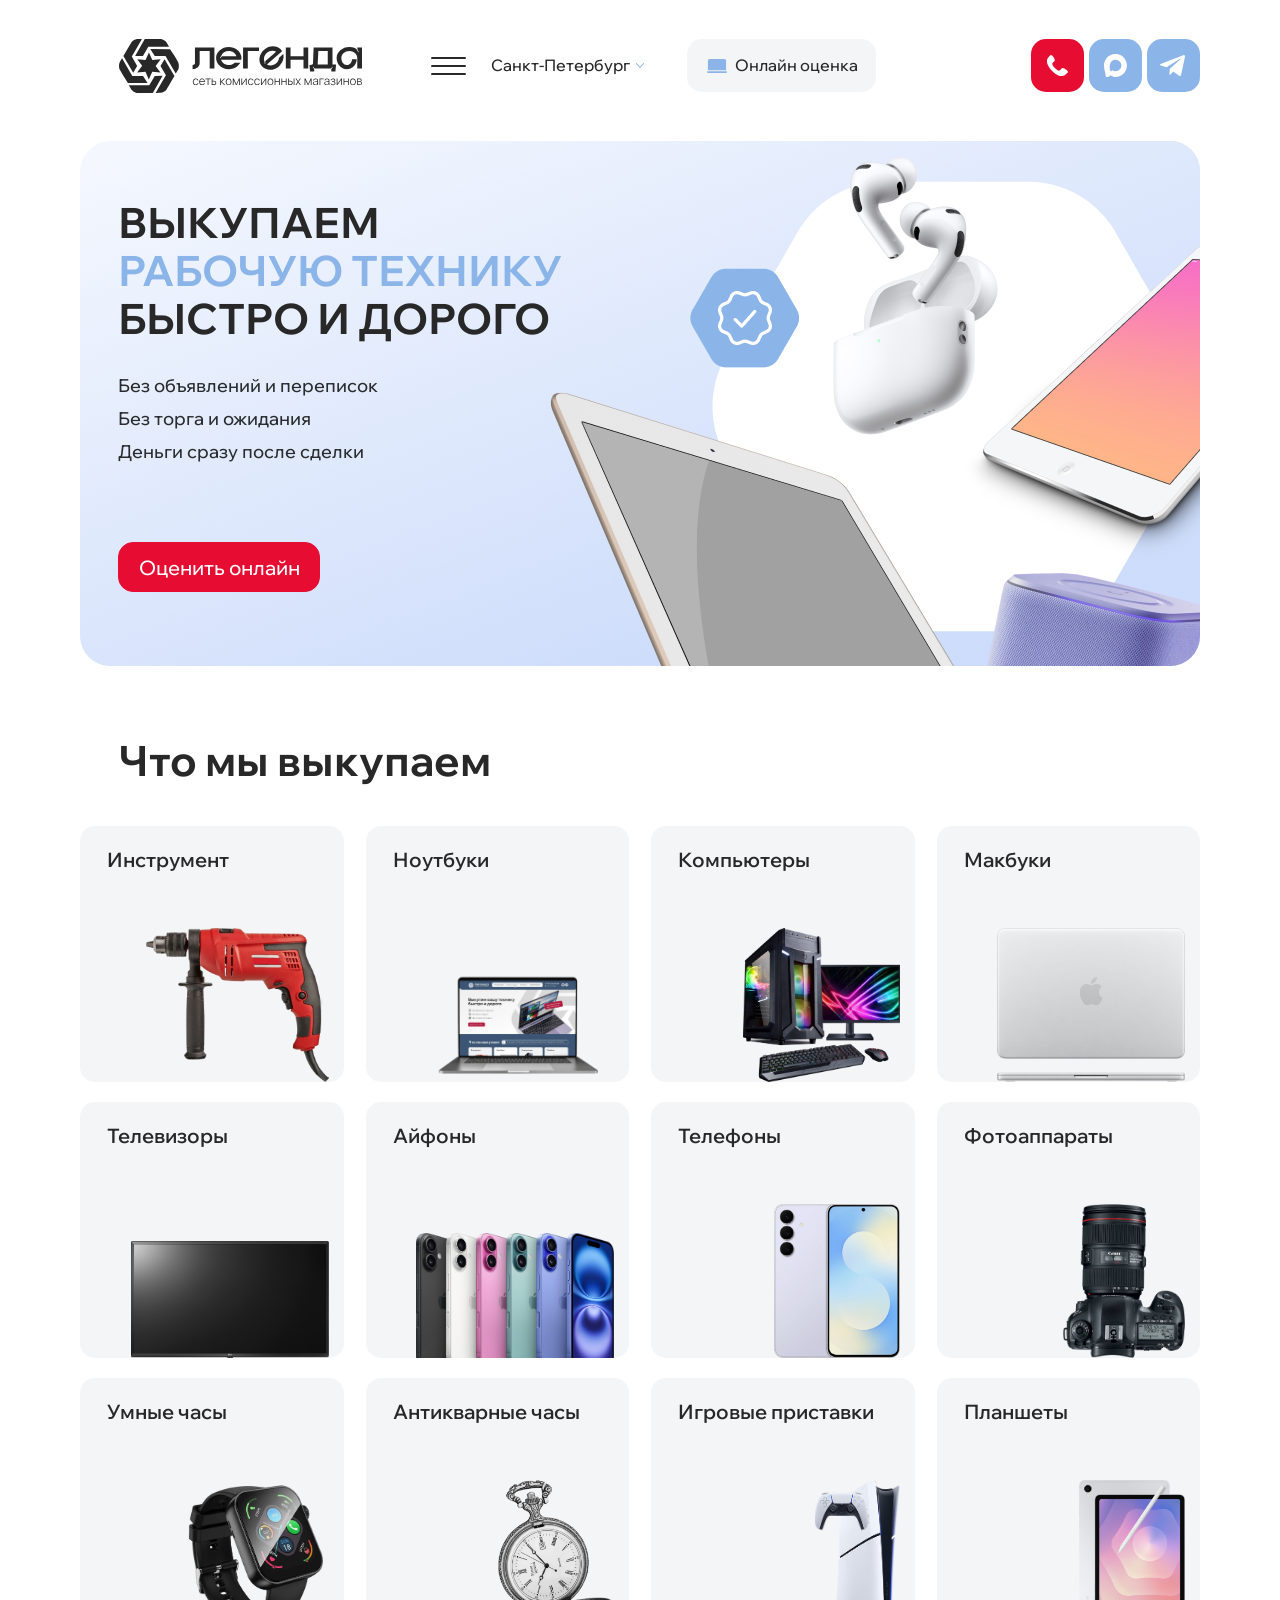
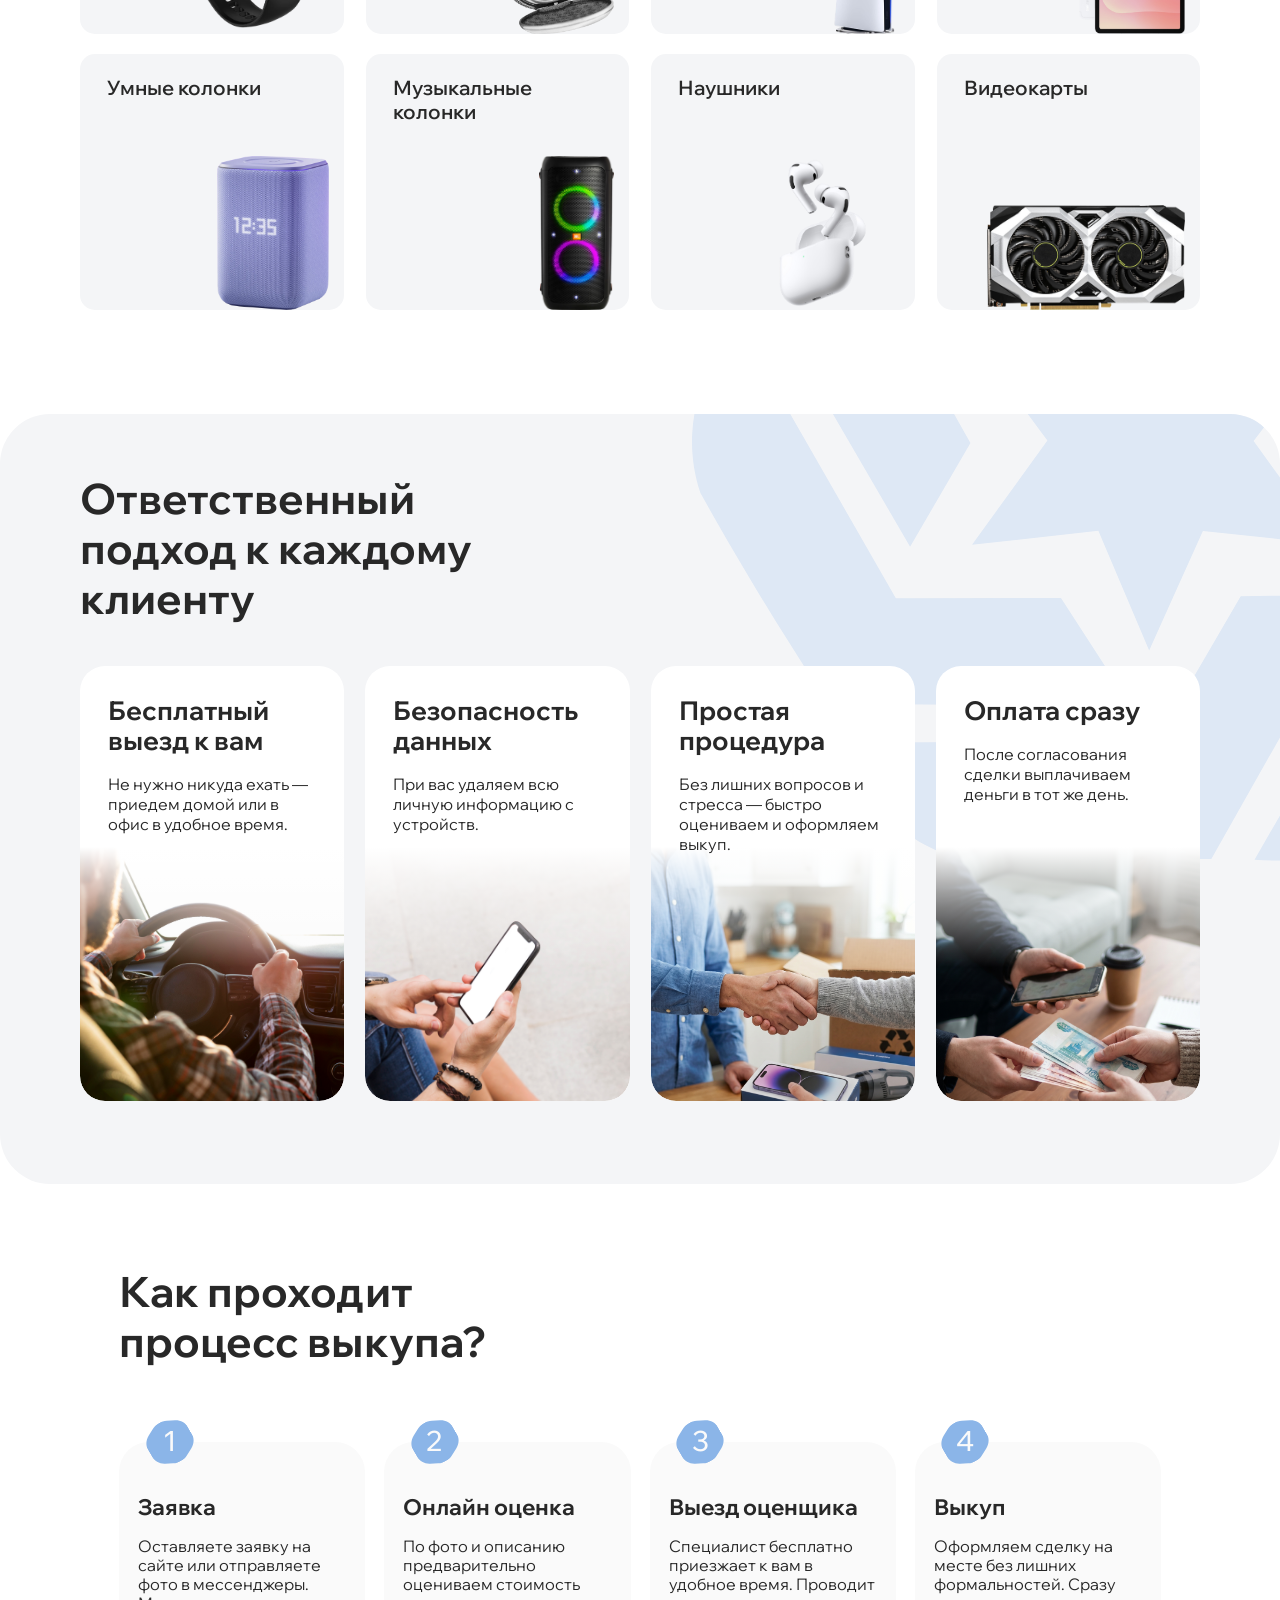
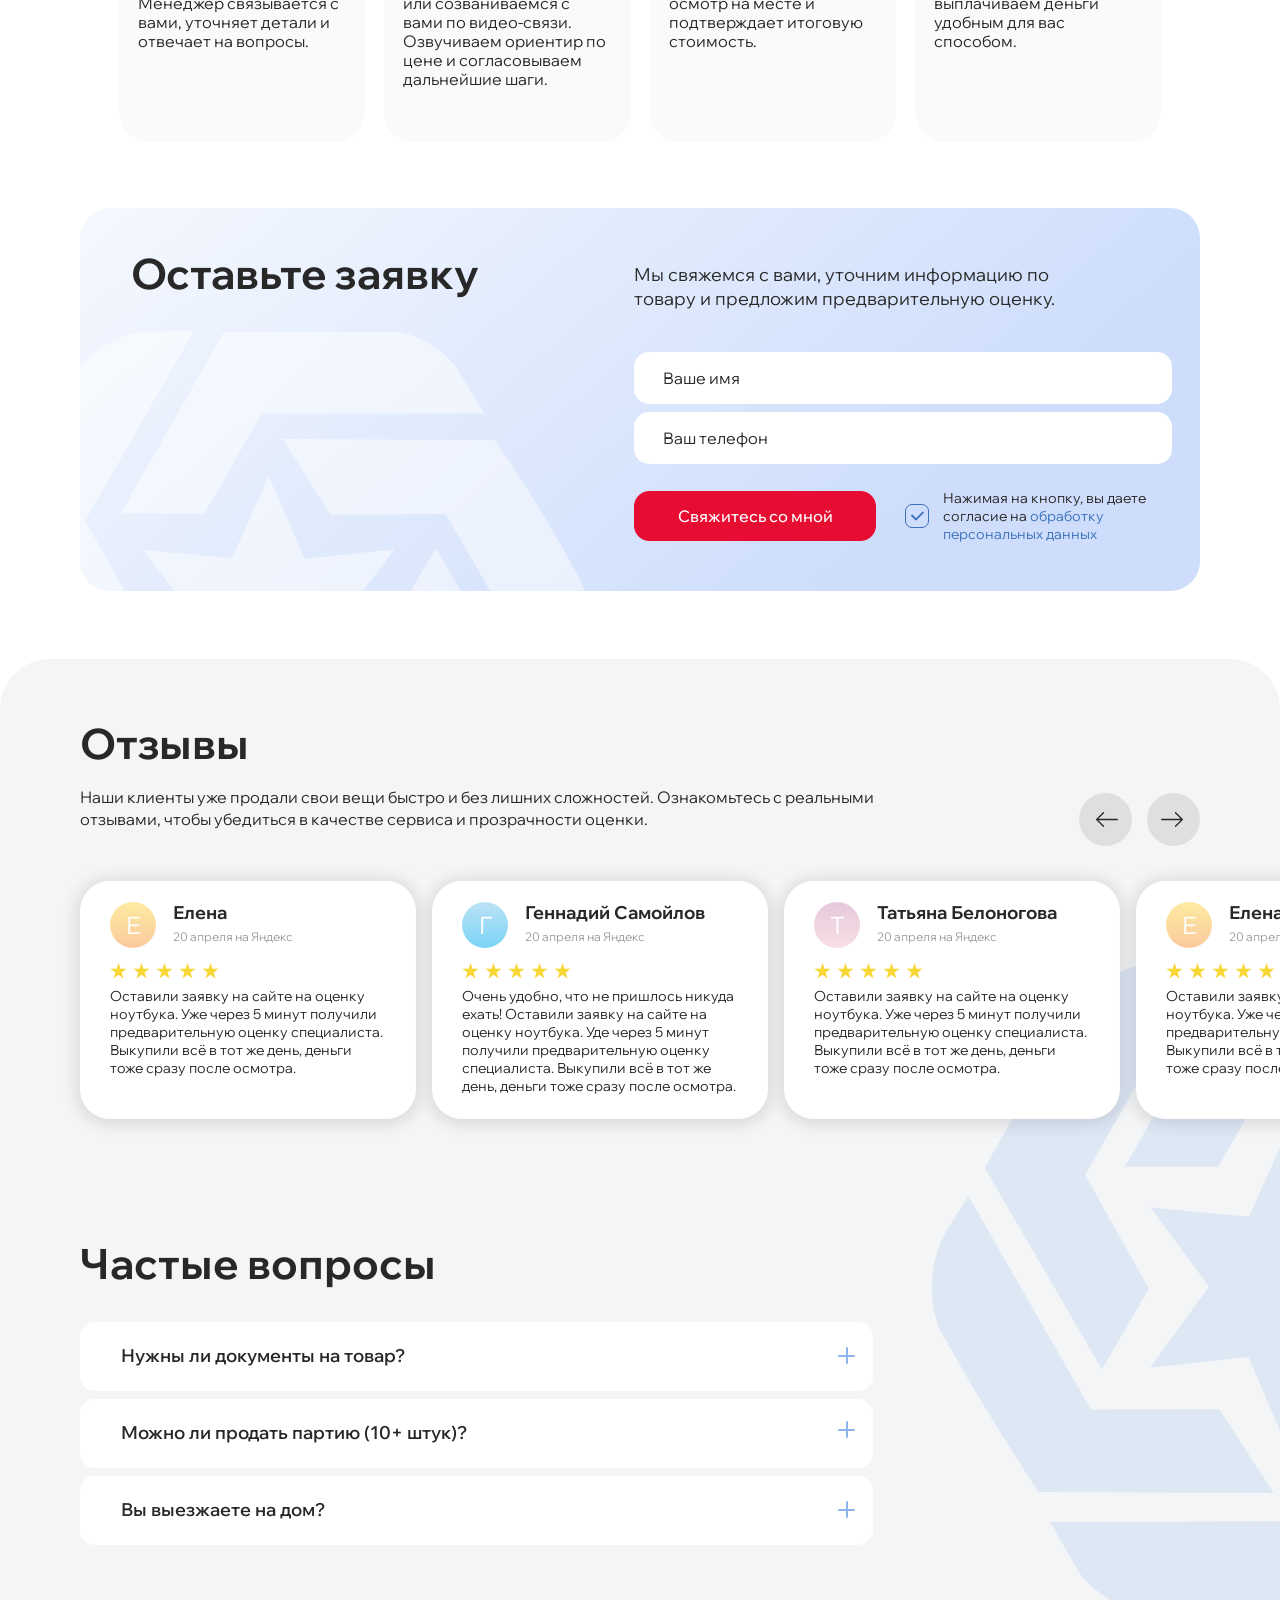
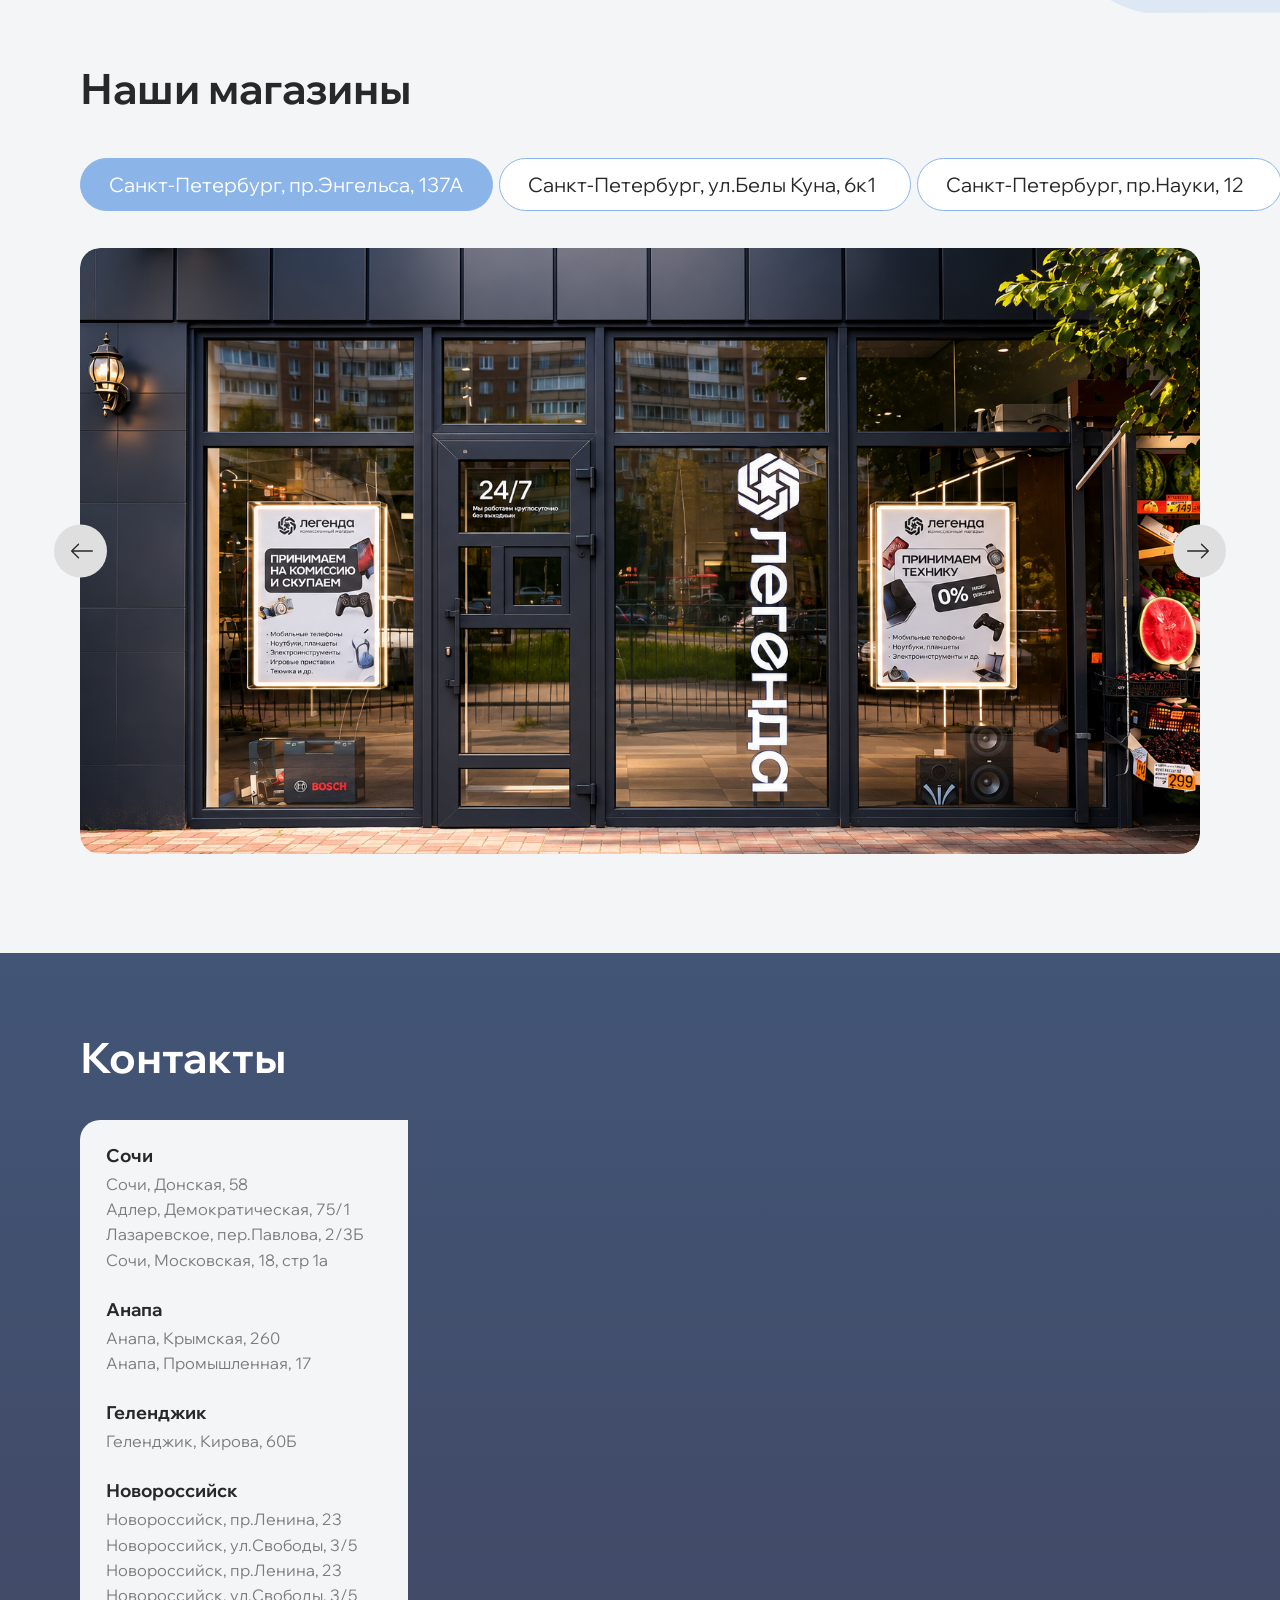
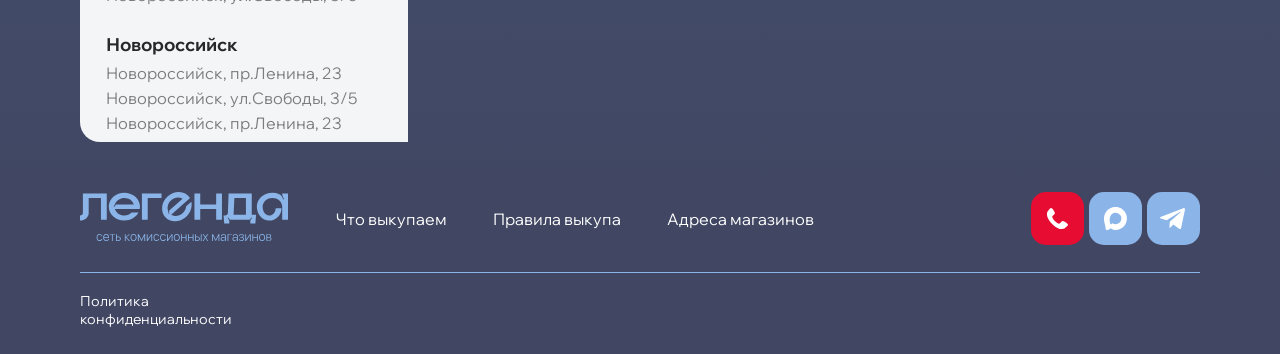
<file: index.html>
<!doctype html>
<html lang="ru">
  <head>
    <meta charset="UTF-8" />
    <meta name="viewport" content="width=device-width, initial-scale=1.0" />
    <title>Легенда — комиссионный магазин</title>
    <link rel="stylesheet" href="modules/wix-madefor-display.css" />
    <link rel="stylesheet" href="modules/swiper-bundle.min.css" />
    <link rel="stylesheet" href="css/styles.css" />
    <script
      src="https://api-maps.yandex.ru/v3/?apikey=90f168b9-9002-4a75-ad9b-fadd23f1e34b&lang=ru_RU"
      type="text/javascript"
    ></script>
  </head>
  <body>
    <header class="header">
      <a class="header__logo" href="index.html">
        <img
          src="assets/logo-header.svg"
          width="243"
          height="54"
          alt="Легенда — комиссионный магазин"
        />
      </a>
      <button
        class="header__menu"
        type="button"
        aria-label="Меню"
        aria-expanded="false"
        aria-controls="mobile-menu"
      >
        <span></span>
        <span></span>
        <span></span>
      </button>
      <!-- Выбор города: по макету новой версии — отдельная кнопка
           сразу после бургера, видна на всех разрешениях. -->
      <button type="button" class="header__city" data-city-open>
        Санкт-Петербург
        <img
          src="assets/icon-chevron.svg"
          width="8"
          height="5"
          alt=""
          class="header__city-icon"
          aria-hidden="true"
        />
      </button>
      <div class="header__actions">
        <button type="button" class="header__action" data-eval-open>
          <img
            src="assets/icon-eval.svg"
            width="20"
            height="15"
            alt=""
            aria-hidden="true"
          />
          Онлайн оценка
        </button>
        <a class="header__action header__action--stores" href="#contacts">
          <img
            src="assets/icon-stores.svg"
            width="11"
            height="15"
            alt=""
            aria-hidden="true"
          />
          Адреса магазинов
        </a>
      </div>
      <div class="header__right">
        <!-- Второй вариант отображения: телефон в шапке по-прежнему скрыт
             (переехал в модалку «Свяжитесь с нами», data-contact-open).
             Выбор города вернулся отдельной кнопкой header__city. -->
        <!--
        <div class="header__phone-group">
          <a class="header__phone-link" href="tel:+79013260869"
            >+7 901-326-08-69</a
          >
          <button type="button" class="header__city" data-city-open>
            Санкт-Петербург
            <img
              src="assets/icon-chevron.svg"
              width="8"
              height="5"
              alt=""
              class="header__city-icon"
              aria-hidden="true"
            />
          </button>
        </div>
        -->
        <!-- Второй вариант отображения: только круглые логотипы мессенджеров. -->
        <!--
        <div class="header__socials">
          <a href="javascript:void(0)" class="header__social" aria-label="Max">
            <img src="assets/icon-max.svg" width="37" height="37" alt="" />
          </a>
          <a
            href="javascript:void(0)"
            class="header__social"
            aria-label="Telegram"
          >
            <img src="assets/icon-tg.svg" width="37" height="37" alt="" />
          </a>
        </div>
        -->
        <!-- Актуальный вариант: звонок и мессенджеры кнопками 53×53 -->
        <div class="header__socials">
          <button
            type="button"
            class="header__social header__social--phone"
            aria-label="Телефоны магазинов"
            data-contact-open
          >
            <img
              src="assets/icon-phone.svg"
              width="21"
              height="21"
              alt=""
              aria-hidden="true"
            />
          </button>
          <a href="javascript:void(0)" class="header__social" aria-label="Max">
            <img
              src="assets/icon-max-button.svg"
              width="53"
              height="53"
              alt=""
            />
          </a>
          <a
            href="javascript:void(0)"
            class="header__social"
            aria-label="Telegram"
          >
            <img
              src="assets/icon-tg-button.svg"
              width="53"
              height="53"
              alt=""
            />
          </a>
        </div>
      </div>
    </header>

    <div class="page">
      <section class="hero">
        <div class="hero__container">
          <div class="hero__content">
            <h1>
              Выкупаем<br />
              <span>рабочую технику</span><br />
              Быстро и дорого
            </h1>
            <ul class="hero__features">
              <li class="hero__feature">Без объявлений и переписок</li>
              <li class="hero__feature">Без торга и ожидания</li>
              <li class="hero__feature">Деньги сразу после сделки</li>
            </ul>
            <button
              class="btn btn--primary hero__cta"
              type="button"
              data-eval-open
            >
              Оценить онлайн
            </button>
          </div>
          <div class="hero__visual" aria-hidden="true">
            <picture>
              <source
                media="(max-width: 959px)"
                srcset="assets/hero-img-sm.png"
              />
              <img
                class="hero__img"
                src="assets/hero-img-lg.png"
                width="1199"
                height="525"
                alt=""
              />
            </picture>
          </div>
        </div>
      </section>

      <section class="categories" id="categories">
        <h2 class="section-title">Что мы выкупаем</h2>
        <div class="swiper categories-swiper">
          <div class="swiper-wrapper">
            <div class="swiper-slide categories-col">
              <a class="cat-tile" href="categories.html">
                <p class="cat-tile__label">Инструмент</p>
                <img class="cat-tile__img" src="assets/tools.png" alt="" />
              </a>
              <a class="cat-tile" href="categories.html">
                <p class="cat-tile__label">Телевизоры</p>
                <img class="cat-tile__img" src="assets/tv.png" alt="" />
              </a>
              <a class="cat-tile" href="categories.html">
                <p class="cat-tile__label">Умные часы</p>
                <img class="cat-tile__img" src="assets/smartwatch.png" alt="" />
              </a>
              <a class="cat-tile" href="categories.html">
                <p class="cat-tile__label">Умные колонки</p>
                <img class="cat-tile__img" src="assets/speaker.png" alt="" />
              </a>
            </div>
            <div class="swiper-slide categories-col">
              <a class="cat-tile" href="categories.html">
                <p class="cat-tile__label">Ноутбуки</p>
                <img class="cat-tile__img" src="assets/notebook.png" alt="" />
              </a>
              <a class="cat-tile" href="categories.html">
                <p class="cat-tile__label">Айфоны</p>
                <img class="cat-tile__img" src="assets/iphones.png" alt="" />
              </a>
              <a class="cat-tile" href="categories.html">
                <p class="cat-tile__label">Антикварные часы</p>
                <img
                  class="cat-tile__img"
                  src="assets/antique-watch.png"
                  alt=""
                />
              </a>
              <a class="cat-tile" href="categories.html">
                <p class="cat-tile__label">Музыкальные колонки</p>
                <img
                  class="cat-tile__img"
                  src="assets/music-speakers.png"
                  alt=""
                />
              </a>
            </div>
            <div class="swiper-slide categories-col">
              <a class="cat-tile" href="categories.html">
                <p class="cat-tile__label">Компьютеры</p>
                <img class="cat-tile__img" src="assets/pc.png" alt="" />
              </a>
              <a class="cat-tile" href="categories.html">
                <p class="cat-tile__label">Телефоны</p>
                <img class="cat-tile__img" src="assets/phones.png" alt="" />
              </a>
              <a class="cat-tile" href="categories.html">
                <p class="cat-tile__label">Игровые приставки</p>
                <img class="cat-tile__img" src="assets/console.png" alt="" />
              </a>
              <a class="cat-tile" href="categories.html">
                <p class="cat-tile__label">Наушники</p>
                <img class="cat-tile__img" src="assets/airpods.png" alt="" />
              </a>
            </div>
            <div class="swiper-slide categories-col">
              <a class="cat-tile" href="categories.html">
                <p class="cat-tile__label">Макбуки</p>
                <img class="cat-tile__img" src="assets/macbook.png" alt="" />
              </a>
              <a class="cat-tile" href="categories.html">
                <p class="cat-tile__label">Фотоаппараты</p>
                <img class="cat-tile__img" src="assets/camera.png" alt="" />
              </a>
              <a class="cat-tile" href="categories.html">
                <p class="cat-tile__label">Планшеты</p>
                <img class="cat-tile__img" src="assets/tablet.png" alt="" />
              </a>
              <a class="cat-tile" href="categories.html">
                <p class="cat-tile__label">Видеокарты</p>
                <img class="cat-tile__img" src="assets/gpu.png" alt="" />
              </a>
            </div>
          </div>
        </div>
      </section>

      <section class="approach" id="approach">
        <img
          class="approach__watermark"
          src="assets/bottom-watermark.svg"
          alt=""
          aria-hidden="true"
        />
        <h2 class="section-title section-title--multiline">
          Ответственный подход к каждому клиенту
        </h2>
        <div class="swiper approach-swiper">
          <div class="swiper-wrapper">
            <div class="swiper-slide">
              <article class="approach-card">
                <h3 class="approach-card__title">Бесплатный выезд к вам</h3>
                <p class="approach-card__text">
                  Не нужно никуда ехать — приедем домой или в офис в удобное
                  время.
                </p>
                <div class="approach-card__media">
                  <img src="assets/approach-drive.png" alt="" />
                </div>
              </article>
            </div>
            <div class="swiper-slide">
              <article class="approach-card">
                <h3 class="approach-card__title">Безопасность данных</h3>
                <p class="approach-card__text">
                  При вас удаляем всю личную информацию с устройств.
                </p>
                <div class="approach-card__media">
                  <img src="assets/approach-phone.png" alt="" />
                </div>
              </article>
            </div>
            <div class="swiper-slide">
              <article class="approach-card">
                <h3 class="approach-card__title">Простая процедура</h3>
                <p class="approach-card__text">
                  Без лишних вопросов и стресса — быстро оцениваем и оформляем
                  выкуп.
                </p>
                <div class="approach-card__media">
                  <img src="assets/approach-handshake.png" alt="" />
                </div>
              </article>
            </div>
            <div class="swiper-slide">
              <article class="approach-card">
                <h3 class="approach-card__title">Оплата сразу</h3>
                <p class="approach-card__text">
                  После согласования сделки выплачиваем деньги в тот же день.
                </p>
                <div class="approach-card__media">
                  <img src="assets/approach-pay.png" alt="" />
                </div>
              </article>
            </div>
          </div>
        </div>
      </section>

      <section class="process" id="process">
        <h2 class="section-title section-title--multiline">
          Как проходит <br />
          процесс выкупа?
        </h2>
        <ol class="process__list">
          <li class="process-step">
            <div class="process-step__num" aria-hidden="true">
              <img src="assets/step-poly.svg" alt="" />
              <span>1</span>
            </div>
            <h3 class="process-step__title">Заявка</h3>
            <p class="process-step__text">
              Оставляете заявку на сайте или отправляете фото в мессенджеры.
              Менеджер связывается с вами, уточняет детали и отвечает на
              вопросы.
            </p>
          </li>
          <li class="process-step process-step--tall">
            <div class="process-step__num" aria-hidden="true">
              <img src="assets/step-poly.svg" alt="" />
              <span>2</span>
            </div>
            <h3 class="process-step__title">Онлайн оценка</h3>
            <p class="process-step__text">
              По фото и описанию предварительно оцениваем стоимость или
              созваниваемся с вами по видео-связи. Озвучиваем ориентир по цене и
              согласовываем дальнейшие шаги.
            </p>
          </li>
          <li class="process-step">
            <div class="process-step__num" aria-hidden="true">
              <img src="assets/step-poly.svg" alt="" />
              <span>3</span>
            </div>
            <h3 class="process-step__title">Выезд оценщика</h3>
            <p class="process-step__text">
              Специалист бесплатно приезжает к вам в удобное время. Проводит
              осмотр на месте и подтверждает итоговую стоимость.
            </p>
          </li>
          <li class="process-step process-step--short">
            <div class="process-step__num" aria-hidden="true">
              <img src="assets/step-poly.svg" alt="" />
              <span>4</span>
            </div>
            <h3 class="process-step__title">Выкуп</h3>
            <p class="process-step__text">
              Оформляем сделку на месте без лишних формальностей. Сразу
              выплачиваем деньги удобным для вас способом.
            </p>
          </li>
        </ol>
      </section>

      <section class="lead" id="lead">
        <img
          class="lead__watermark"
          src="assets/lead-watermark.svg"
          width="641"
          height="583"
          alt=""
          aria-hidden="true"
        />
        <h2 class="section-title">Оставьте заявку</h2>
        <div class="lead__content">
          <p class="lead__subtitle">
            Мы свяжемся с вами, уточним информацию по товару и предложим
            предварительную оценку.
          </p>
          <form class="lead__form" action="#" method="post">
            <label class="visually-hidden" for="name">Ваше имя</label>
            <input
              class="lead__input"
              id="name"
              name="name"
              type="text"
              placeholder="Ваше имя"
              autocomplete="name"
            />
            <label class="visually-hidden" for="phone">Ваш телефон</label>
            <input
              class="lead__input"
              id="phone"
              name="phone"
              type="tel"
              placeholder="Ваш телефон"
              autocomplete="tel"
            />
            <button class="btn btn--primary lead__submit" type="submit">
              Свяжитесь со мной
            </button>
            <label class="lead__legal">
              <input
                class="lead__check"
                type="checkbox"
                name="personal-data-consent"
                checked
              />
              <svg width="24" height="24" viewBox="0 0 24 24" fill="none" xmlns="http://www.w3.org/2000/svg" xmlns:xlink="http://www.w3.org/1999/xlink" class="lead__check-icon">
<rect x="0.5" y="0.5" width="23" height="23" rx="6.5" stroke="#3D71BA"/>
<g class="lead__check-mark">
<use xlink:href="#stroke0_1538_5840" fill="#3D5EBA"/>
<mask id="stroke1_1538_5840" fill="white">
<use xlink:href="#stroke0_1538_5840"/>
</mask>
<path d="M7.62828 11.0657C7.32593 10.7634 6.83574 10.7634 6.53339 11.0657C6.23106 11.3681 6.23106 11.8583 6.53339 12.1606L10.4044 16.0316C10.7067 16.3339 11.1969 16.3339 11.4992 16.0316L18.467 9.06382C18.7693 8.76148 18.7693 8.27129 18.467 7.96894C18.1647 7.6666 17.6745 7.6666 17.3721 7.96894L10.9518 14.3893L7.62828 11.0657Z" stroke-width="16" stroke="#3D71BA" mask="url(#stroke1_1538_5840)"/>
<defs>
<path id="stroke0_1538_5840" d="M7.62828 11.0657C7.32593 10.7634 6.83574 10.7634 6.53339 11.0657C6.23106 11.3681 6.23106 11.8583 6.53339 12.1606L10.4044 16.0316C10.7067 16.3339 11.1969 16.3339 11.4992 16.0316L18.467 9.06382C18.7693 8.76148 18.7693 8.27129 18.467 7.96894C18.1647 7.6666 17.6745 7.6666 17.3721 7.96894L10.9518 14.3893L7.62828 11.0657Z" fill-rule="evenodd" clip-rule="evenodd"/>
</defs>
</g>
</svg>
              <span>
                Нажимая на кнопку, вы даете согласие на
                <a href="javascript:void(0)">обработку персональных данных</a>
              </span>
            </label>
          </form>
        </div>
      </section>

      <div class="bottom-band">
        <img
          class="bottom-band__watermark"
          src="assets/bottom-watermark.svg"
          width="716"
          height="651"
          alt=""
          aria-hidden="true"
        />
        <section class="reviews">
          <div class="reviews__header">
            <div class="reviews__title-group">
              <h2 class="section-title">Отзывы</h2>
              <p class="reviews__subtitle">
                Наши клиенты уже продали свои вещи быстро и без лишних
                сложностей. Ознакомьтесь с реальными отзывами, чтобы убедиться в
                качестве сервиса и прозрачности оценки.
              </p>
            </div>
            <div class="reviews__nav">
              <button
                class="reviews__btn reviews__btn--prev"
                type="button"
                aria-label="Предыдущий отзыв"
              >
                <svg
                  width="53"
                  height="53"
                  viewBox="0 0 53 53"
                  fill="none"
                  xmlns="http://www.w3.org/2000/svg"
                  aria-hidden="true"
                >
                  <path
                    fill-rule="evenodd"
                    clip-rule="evenodd"
                    d="M17 26.5001C17 26.3182 17.0756 26.1445 17.2014 26.0137L24.007 19.2016C24.2758 18.9325 24.711 18.9331 24.9791 19.2016C25.2479 19.47 25.2479 19.906 24.9791 20.1744L19.3464 25.812H38.3125C38.692 25.812 39 26.12 39 26.5001C39 26.8803 38.692 27.1882 38.3125 27.1882H19.3471L24.9791 32.8258C25.2479 33.0942 25.2473 33.5303 24.9791 33.7987C24.7103 34.0671 24.2751 34.0671 24.007 33.7987L17.2014 26.9866C17.0729 26.8578 17.0021 26.6807 17 26.5001Z"
                    fill="currentColor"
                  />
                </svg>
              </button>
              <button
                class="reviews__btn reviews__btn--next"
                type="button"
                aria-label="Следующий отзыв"
              >
                <svg
                  width="53"
                  height="53"
                  viewBox="0 0 53 53"
                  fill="none"
                  xmlns="http://www.w3.org/2000/svg"
                  aria-hidden="true"
                >
                  <path
                    fill-rule="evenodd"
                    clip-rule="evenodd"
                    d="M36 26.5001C36 26.3182 35.9244 26.1445 35.7986 26.0137L28.993 19.2016C28.7242 18.9325 28.289 18.9331 28.0209 19.2016C27.7521 19.47 27.7521 19.906 28.0209 20.1744L33.6536 25.812H14.6875C14.308 25.812 14 26.12 14 26.5001C14 26.8803 14.308 27.1882 14.6875 27.1882H33.6529L28.0209 32.8258C27.7521 33.0942 27.7527 33.5303 28.0209 33.7987C28.2897 34.0671 28.7249 34.0671 28.993 33.7987L35.7986 26.9866C35.9271 26.8578 35.9979 26.6807 36 26.5001Z"
                    fill="currentColor"
                  />
                </svg>
              </button>
            </div>
          </div>
          <div class="swiper reviews-swiper">
            <div class="swiper-wrapper">
              <article class="swiper-slide review-card">
                <div class="review-card__top">
                  <span
                    class="review-card__avatar review-card__avatar--yellow"
                    aria-hidden="true"
                    >Е</span
                  >
                  <div class="review-card__person">
                    <h3 class="review-card__name">Елена</h3>
                    <p class="review-card__meta">20 апреля на Яндекс</p>
                  </div>
                </div>
                <img
                  class="review-card__stars"
                  src="assets/stars.svg"
                  width="109"
                  height="17"
                  alt="5 из 5"
                />
                <p class="review-card__text">
                  Оставили заявку на сайте на оценку ноутбука. Уже через 5 минут
                  получили предварительную оценку специалиста. Выкупили всё в
                  тот же день, деньги тоже сразу после осмотра.
                </p>
              </article>
              <article class="swiper-slide review-card">
                <div class="review-card__top">
                  <span
                    class="review-card__avatar review-card__avatar--blue"
                    aria-hidden="true"
                    >Г</span
                  >
                  <div class="review-card__person">
                    <h3 class="review-card__name">Геннадий Самойлов</h3>
                    <p class="review-card__meta">20 апреля на Яндекс</p>
                  </div>
                </div>
                <img
                  class="review-card__stars"
                  src="assets/stars.svg"
                  width="109"
                  height="17"
                  alt="5 из 5"
                />
                <p class="review-card__text">
                  Очень удобно, что не пришлось никуда ехать! Оставили заявку на
                  сайте на оценку ноутбука. Уде через 5 минут получили
                  предварительную оценку специалиста. Выкупили всё в тот же
                  день, деньги тоже сразу после осмотра.
                </p>
              </article>
              <article class="swiper-slide review-card">
                <div class="review-card__top">
                  <span
                    class="review-card__avatar review-card__avatar--pink"
                    aria-hidden="true"
                    >Т</span
                  >
                  <div class="review-card__person">
                    <h3 class="review-card__name">Татьяна Белоногова</h3>
                    <p class="review-card__meta">20 апреля на Яндекс</p>
                  </div>
                </div>
                <img
                  class="review-card__stars"
                  src="assets/stars.svg"
                  width="109"
                  height="17"
                  alt="5 из 5"
                />
                <p class="review-card__text">
                  Оставили заявку на сайте на оценку ноутбука. Уже через 5 минут
                  получили предварительную оценку специалиста. Выкупили всё в
                  тот же день, деньги тоже сразу после осмотра.
                </p>
              </article>
              <article class="swiper-slide review-card">
                <div class="review-card__top">
                  <span
                    class="review-card__avatar review-card__avatar--yellow"
                    aria-hidden="true"
                    >Е</span
                  >
                  <div class="review-card__person">
                    <h3 class="review-card__name">Елена</h3>
                    <p class="review-card__meta">20 апреля на Яндекс</p>
                  </div>
                </div>
                <img
                  class="review-card__stars"
                  src="assets/stars.svg"
                  width="109"
                  height="17"
                  alt="5 из 5"
                />
                <p class="review-card__text">
                  Оставили заявку на сайте на оценку ноутбука. Уже через 5 минут
                  получили предварительную оценку специалиста. Выкупили всё в
                  тот же день, деньги тоже сразу после осмотра.
                </p>
              </article>
              <article class="swiper-slide review-card">
                <div class="review-card__top">
                  <span
                    class="review-card__avatar review-card__avatar--blue"
                    aria-hidden="true"
                    >Г</span
                  >
                  <div class="review-card__person">
                    <h3 class="review-card__name">Геннадий Самойлов</h3>
                    <p class="review-card__meta">20 апреля на Яндекс</p>
                  </div>
                </div>
                <img
                  class="review-card__stars"
                  src="assets/stars.svg"
                  width="109"
                  height="17"
                  alt="5 из 5"
                />
                <p class="review-card__text">
                  Очень удобно, что не пришлось никуда ехать! Оставили заявку на
                  сайте на оценку ноутбука. Уде через 5 минут получили
                  предварительную оценку специалиста. Выкупили всё в тот же
                  день, деньги тоже сразу после осмотра.
                </p>
              </article>
              <article class="swiper-slide review-card">
                <div class="review-card__top">
                  <span
                    class="review-card__avatar review-card__avatar--pink"
                    aria-hidden="true"
                    >Т</span
                  >
                  <div class="review-card__person">
                    <h3 class="review-card__name">Татьяна Белоногова</h3>
                    <p class="review-card__meta">20 апреля на Яндекс</p>
                  </div>
                </div>
                <img
                  class="review-card__stars"
                  src="assets/stars.svg"
                  width="109"
                  height="17"
                  alt="5 из 5"
                />
                <p class="review-card__text">
                  Оставили заявку на сайте на оценку ноутбука. Уже через 5 минут
                  получили предварительную оценку специалиста. Выкупили всё в
                  тот же день, деньги тоже сразу после осмотра.
                </p>
              </article>
            </div>
          </div>
        </section>

        <section class="faq">
          <h2 class="section-title">Частые вопросы</h2>
          <div class="faq__list">
            <details class="faq-item">
              <summary class="faq-item__summary">
                <span>Нужны ли документы на товар?</span>
                <span class="faq-item__icon" aria-hidden="true"></span>
              </summary>
              <p class="faq-item__answer">
                Да, вы можете продать партию техники (от 10 штук). Мы организуем
                вывоз, проведём оценку на месте и выплатим деньги сразу после
                согласования цены.
              </p>
            </details>
            <details class="faq-item">
              <summary class="faq-item__summary faq-item__summary--multiline">
                <span>Можно ли продать партию (10+ штук)?</span>
                <span class="faq-item__icon" aria-hidden="true"></span>
              </summary>
              <p class="faq-item__answer">
                Да, вы можете продать партию техники (от 10 штук). Мы организуем
                вывоз, проведём оценку на месте и выплатим деньги сразу после
                согласования цены.
              </p>
            </details>
            <details class="faq-item">
              <summary class="faq-item__summary">
                <span>Вы выезжаете на дом?</span>
                <span class="faq-item__icon" aria-hidden="true"></span>
              </summary>
              <p class="faq-item__answer">
                Да, вы можете продать партию техники (от 10 штук). Мы организуем
                вывоз, проведём оценку на месте и выплатим деньги сразу после
                согласования цены.
              </p>
            </details>
          </div>
        </section>

        <section class="stores" id="stores">
          <h2 class="section-title">Наши магазины</h2>
          <div class="swiper stores-tabs-swiper">
            <div
              class="swiper-wrapper"
              role="tablist"
              aria-label="Адреса магазинов"
            >
              <div class="swiper-slide">
                <button
                  class="stores__tab is-active"
                  type="button"
                  role="tab"
                  aria-selected="true"
                  data-store="0"
                >
                  Санкт-Петербург, пр.Энгельса, 137А
                </button>
              </div>
              <div class="swiper-slide">
                <button
                  class="stores__tab"
                  type="button"
                  role="tab"
                  aria-selected="false"
                  data-store="1"
                >
                  Санкт-Петербург, ул.Белы Куна, 6к1
                </button>
              </div>
              <div class="swiper-slide">
                <button
                  class="stores__tab"
                  type="button"
                  role="tab"
                  aria-selected="false"
                  data-store="2"
                >
                  Санкт-Петербург, пр.Науки, 12
                </button>
              </div>
            </div>
          </div>
          <div class="stores__galleries">
            <button
              class="stores__btn stores__btn--prev"
              type="button"
              aria-label="Предыдущее фото"
            >
              <svg
                width="53"
                height="53"
                viewBox="0 0 53 53"
                fill="none"
                xmlns="http://www.w3.org/2000/svg"
                aria-hidden="true"
              >
                <path
                  fill-rule="evenodd"
                  clip-rule="evenodd"
                  d="M17 26.5001C17 26.3182 17.0756 26.1445 17.2014 26.0137L24.007 19.2016C24.2758 18.9325 24.711 18.9331 24.9791 19.2016C25.2479 19.47 25.2479 19.906 24.9791 20.1744L19.3464 25.812H38.3125C38.692 25.812 39 26.12 39 26.5001C39 26.8803 38.692 27.1882 38.3125 27.1882H19.3471L24.9791 32.8258C25.2479 33.0942 25.2473 33.5303 24.9791 33.7987C24.7103 34.0671 24.2751 34.0671 24.007 33.7987L17.2014 26.9866C17.0729 26.8578 17.0021 26.6807 17 26.5001Z"
                  fill="currentColor"
                />
              </svg>
            </button>
            <button
              class="stores__btn stores__btn--next"
              type="button"
              aria-label="Следующее фото"
            >
              <svg
                width="53"
                height="53"
                viewBox="0 0 53 53"
                fill="none"
                xmlns="http://www.w3.org/2000/svg"
                aria-hidden="true"
              >
                <path
                  fill-rule="evenodd"
                  clip-rule="evenodd"
                  d="M36 26.5001C36 26.3182 35.9244 26.1445 35.7986 26.0137L28.993 19.2016C28.7242 18.9325 28.289 18.9331 28.0209 19.2016C27.7521 19.47 27.7521 19.906 28.0209 20.1744L33.6536 25.812H14.6875C14.308 25.812 14 26.12 14 26.5001C14 26.8803 14.308 27.1882 14.6875 27.1882H33.6529L28.0209 32.8258C27.7521 33.0942 27.7527 33.5303 28.0209 33.7987C28.2897 34.0671 28.7249 34.0671 28.993 33.7987L35.7986 26.9866C35.9271 26.8578 35.9979 26.6807 36 26.5001Z"
                  fill="currentColor"
                />
              </svg>
            </button>
            <!-- Магазин 1 -->
            <div class="swiper stores-photos-swiper is-active" data-gallery="0">
              <div class="swiper-wrapper">
                <figure class="swiper-slide stores__photo">
                  <img
                    src="assets/store-1.png"
                    alt="Магазин на пр. Энгельса, 137А - Фото 1"
                  />
                </figure>
                <figure class="swiper-slide stores__photo">
                  <img
                    src="assets/store-2.png"
                    alt="Магазин на пр. Энгельса, 137А - Фото 2"
                  />
                </figure>
              </div>
            </div>
            <!-- Магазин 2 -->
            <div
              class="swiper stores-photos-swiper"
              data-gallery="1"
              style="display: none"
            >
              <div class="swiper-wrapper">
                <figure class="swiper-slide stores__photo">
                  <img
                    src="assets/store-2.png"
                    alt="Магазин на ул. Белы Куна, 6к1 - Фото 1"
                  />
                </figure>
                <figure class="swiper-slide stores__photo">
                  <img
                    src="assets/store-1.png"
                    alt="Магазин на ул. Белы Куна, 6к1 - Фото 2"
                  />
                </figure>
              </div>
            </div>
            <!-- Магазин 3 -->
            <div
              class="swiper stores-photos-swiper"
              data-gallery="2"
              style="display: none"
            >
              <div class="swiper-wrapper">
                <figure class="swiper-slide stores__photo">
                  <img
                    src="assets/store-1.png"
                    alt="Магазин на пр. Науки, 12 - Фото 1"
                  />
                </figure>
                <figure class="swiper-slide stores__photo">
                  <img
                    src="assets/store-2.png"
                    alt="Магазин на пр. Науки, 12 - Фото 2"
                  />
                </figure>
              </div>
            </div>
          </div>
        </section>
      </div>

      <section class="contacts" id="contacts">
        <div class="contacts__container">
          <h2 class="section-title">Контакты</h2>
          <div
            class="contacts__toggles"
            role="tablist"
            aria-label="Вид контактов"
          >
            <button
              type="button"
              class="contacts__toggle is-active"
              role="tab"
              aria-selected="true"
              data-contacts-view="map"
            >
              Показать на карте
            </button>
            <button
              type="button"
              class="contacts__toggle"
              role="tab"
              aria-selected="false"
              data-contacts-view="list"
            >
              Показать списком
            </button>
          </div>
          <div class="contacts__cities" data-contacts-panel="list" hidden>
            <div class="contacts-card">
              <h3 class="contacts-card__city">Сочи</h3>
              <ul class="contacts-card__list">
                <li>
                  <button
                    type="button"
                    class="contacts-card__address"
                    data-store-detail="sochi-donskaya-58"
                    data-store-coords="39.723,43.599"
                  >
                    Сочи, Донская, 58
                  </button>
                </li>
                <li>
                  <button
                    type="button"
                    class="contacts-card__address"
                    data-store-detail="adler-demokraticheskaya"
                    data-store-coords="39.924,43.437"
                  >
                    Адлер, Демократическая, 75/1
                  </button>
                </li>
                <li>
                  <button
                    type="button"
                    class="contacts-card__address"
                    data-store-detail="lazarevskoye-pavlova"
                    data-store-coords="39.331,43.909"
                  >
                    Лазаревское, пер.Павлова, 2/3Б
                  </button>
                </li>
                <li>
                  <button
                    type="button"
                    class="contacts-card__address"
                    data-store-detail="sochi-moskovskaya"
                    data-store-coords="39.725,43.585"
                  >
                    Сочи, Московская, 18, стр 1а
                  </button>
                </li>
              </ul>
            </div>
            <div class="contacts-card">
              <h3 class="contacts-card__city">Анапа</h3>
              <ul class="contacts-card__list">
                <li>
                  <button
                    type="button"
                    class="contacts-card__address"
                    data-store-detail="anapa-krymskaya"
                    data-store-coords="37.317,44.895"
                  >
                    Анапа, Крымская, 260
                  </button>
                </li>
                <li>
                  <button
                    type="button"
                    class="contacts-card__address"
                    data-store-detail="anapa-promyshlennaya"
                    data-store-coords="37.347,44.898"
                  >
                    Анапа, Промышленная, 17
                  </button>
                </li>
              </ul>
            </div>
            <div class="contacts-card">
              <h3 class="contacts-card__city">Геленджик</h3>
              <ul class="contacts-card__list">
                <li>
                  <button
                    type="button"
                    class="contacts-card__address"
                    data-store-detail="gelendzhik-kirova"
                    data-store-coords="38.077,44.562"
                  >
                    Геленджик, Кирова, 60Б
                  </button>
                </li>
              </ul>
            </div>
            <div class="contacts-card">
              <h3 class="contacts-card__city">Новороссийск</h3>
              <ul class="contacts-card__list">
                <li>
                  <button
                    type="button"
                    class="contacts-card__address"
                    data-store-detail="novorossiysk-lenina"
                    data-store-coords="37.769,44.724"
                  >
                    Новороссийск, пр.Ленина, 23
                  </button>
                </li>
                <li>
                  <button
                    type="button"
                    class="contacts-card__address"
                    data-store-detail="novorossiysk-svobody"
                    data-store-coords="37.771,44.726"
                  >
                    Новороссийск, ул.Свободы, 3/5
                  </button>
                </li>
                <li>
                  <button
                    type="button"
                    class="contacts-card__address"
                    data-store-detail="novorossiysk-lenina"
                    data-store-coords="37.769,44.724"
                  >
                    Новороссийск, пр.Ленина, 23
                  </button>
                </li>
                <li>
                  <button
                    type="button"
                    class="contacts-card__address"
                    data-store-detail="novorossiysk-svobody"
                    data-store-coords="37.771,44.726"
                  >
                    Новороссийск, ул.Свободы, 3/5
                  </button>
                </li>
              </ul>
            </div>
            <div class="contacts-card">
              <h3 class="contacts-card__city">Новороссийск</h3>
              <ul class="contacts-card__list">
                <li>
                  <button
                    type="button"
                    class="contacts-card__address"
                    data-store-detail="novorossiysk-lenina"
                    data-store-coords="37.769,44.724"
                  >
                    Новороссийск, пр.Ленина, 23
                  </button>
                </li>
                <li>
                  <button
                    type="button"
                    class="contacts-card__address"
                    data-store-detail="novorossiysk-svobody"
                    data-store-coords="37.771,44.726"
                  >
                    Новороссийск, ул.Свободы, 3/5
                  </button>
                </li>
                <li>
                  <button
                    type="button"
                    class="contacts-card__address"
                    data-store-detail="novorossiysk-lenina"
                    data-store-coords="37.769,44.724"
                  >
                    Новороссийск, пр.Ленина, 23
                  </button>
                </li>
                <li>
                  <button
                    type="button"
                    class="contacts-card__address"
                    data-store-detail="novorossiysk-svobody"
                    data-store-coords="37.771,44.726"
                  >
                    Новороссийск, ул.Свободы, 3/5
                  </button>
                </li>
              </ul>
            </div>
            <div class="contacts-card">
              <h3 class="contacts-card__city">Новороссийск</h3>
              <ul class="contacts-card__list">
                <li>
                  <button
                    type="button"
                    class="contacts-card__address"
                    data-store-detail="novorossiysk-lenina"
                    data-store-coords="37.769,44.724"
                  >
                    Новороссийск, пр.Ленина, 23
                  </button>
                </li>
                <li>
                  <button
                    type="button"
                    class="contacts-card__address"
                    data-store-detail="novorossiysk-svobody"
                    data-store-coords="37.771,44.726"
                  >
                    Новороссийск, ул.Свободы, 3/5
                  </button>
                </li>
                <li>
                  <button
                    type="button"
                    class="contacts-card__address"
                    data-store-detail="novorossiysk-lenina"
                    data-store-coords="37.769,44.724"
                  >
                    Новороссийск, пр.Ленина, 23
                  </button>
                </li>
                <li>
                  <button
                    type="button"
                    class="contacts-card__address"
                    data-store-detail="novorossiysk-svobody"
                    data-store-coords="37.771,44.726"
                  >
                    Новороссийск, ул.Свободы, 3/5
                  </button>
                </li>
              </ul>
            </div>
          </div>
          <div
            class="contacts__detail"
            data-contacts-panel="detail"
            hidden
            aria-live="polite"
          >
            <button
              type="button"
              class="contacts-detail__back"
              data-contacts-detail-back
              aria-label="Назад к списку адресов"
            >
              <svg
                width="24"
                height="24"
                viewBox="0 0 24 24"
                fill="none"
                xmlns="http://www.w3.org/2000/svg"
                aria-hidden="true"
              >
                <path
                  d="M15.41 7.41L14 6l-6 6 6 6 1.41-1.41L10.83 12l4.58-4.59Z"
                  fill="currentColor"
                />
              </svg>
            </button>

            <!-- Магазин: Сочи, Донская, 58 -->
            <div
              class="contacts-detail__store"
              data-store-detail="sochi-donskaya-58"
            >
              <h3 class="contacts-detail__title">Сочи, Донская, 58</h3>
              <p class="contacts-detail__hours">Ежедневно 10:00 - 20:00</p>
              <a class="contacts-detail__phone" href="tel:+79998880000"
                >+7 999 888-00-00</a
              >
              <p class="contacts-detail__messengers-label">
                Напишите нам в мессенджерах:
              </p>
              <div class="contacts-detail__messengers">
                <a
                  class="contacts-detail__messenger"
                  href="javascript:void(0)"
                  target="_blank"
                  rel="noopener noreferrer"
                >
                  <img
                    src="assets/icon-max.svg"
                    width="20"
                    height="20"
                    alt=""
                    aria-hidden="true"
                  />
                  Max
                </a>
                <a
                  class="contacts-detail__messenger"
                  href="javascript:void(0)"
                  target="_blank"
                  rel="noopener noreferrer"
                >
                  <img
                    src="assets/icon-tg-sm.svg"
                    width="20"
                    height="20"
                    alt=""
                    aria-hidden="true"
                  />
                  Telegram
                </a>
              </div>
              <a
                class="contacts-detail__route"
                href="https://yandex.ru/maps/?rtext=~43.599,39.723&rtt=auto"
                target="_blank"
                rel="noopener noreferrer"
              >
                Построить маршрут
              </a>
              <figure class="contacts-detail__photo">
                <img src="assets/store-1.png" alt="Магазин Сочи, Донская, 58" />
              </figure>
            </div>

            <!-- Магазин: Адлер, Демократическая, 75/1 -->
            <div
              class="contacts-detail__store"
              data-store-detail="adler-demokraticheskaya"
              hidden
            >
              <h3 class="contacts-detail__title">
                Адлер, Демократическая, 75/1
              </h3>
              <p class="contacts-detail__hours">Ежедневно 10:00 - 20:00</p>
              <a class="contacts-detail__phone" href="tel:+79998880000"
                >+7 999 888-00-00</a
              >
              <p class="contacts-detail__messengers-label">
                Напишите нам в мессенджерах:
              </p>
              <div class="contacts-detail__messengers">
                <a
                  class="contacts-detail__messenger"
                  href="javascript:void(0)"
                  target="_blank"
                  rel="noopener noreferrer"
                >
                  <img
                    src="assets/icon-max.svg"
                    width="20"
                    height="20"
                    alt=""
                    aria-hidden="true"
                  />
                  Max
                </a>
                <a
                  class="contacts-detail__messenger"
                  href="javascript:void(0)"
                  target="_blank"
                  rel="noopener noreferrer"
                >
                  <img
                    src="assets/icon-tg-sm.svg"
                    width="20"
                    height="20"
                    alt=""
                    aria-hidden="true"
                  />
                  Telegram
                </a>
              </div>
              <a
                class="contacts-detail__route"
                href="https://yandex.ru/maps/?rtext=~43.437,39.924&rtt=auto"
                target="_blank"
                rel="noopener noreferrer"
              >
                Построить маршрут
              </a>
              <figure class="contacts-detail__photo">
                <img
                  src="assets/store-2.png"
                  alt="Магазин Адлер, Демократическая, 75/1"
                />
              </figure>
            </div>

            <!-- Магазин: Лазаревское, пер.Павлова, 2/3Б -->
            <div
              class="contacts-detail__store"
              data-store-detail="lazarevskoye-pavlova"
              hidden
            >
              <h3 class="contacts-detail__title">
                Лазаревское, пер.Павлова, 2/3Б
              </h3>
              <p class="contacts-detail__hours">Ежедневно 10:00 - 20:00</p>
              <a class="contacts-detail__phone" href="tel:+79998880000"
                >+7 999 888-00-00</a
              >
              <p class="contacts-detail__messengers-label">
                Напишите нам в мессенджерах:
              </p>
              <div class="contacts-detail__messengers">
                <a
                  class="contacts-detail__messenger"
                  href="javascript:void(0)"
                  target="_blank"
                  rel="noopener noreferrer"
                >
                  <img
                    src="assets/icon-max.svg"
                    width="20"
                    height="20"
                    alt=""
                    aria-hidden="true"
                  />
                  Max
                </a>
                <a
                  class="contacts-detail__messenger"
                  href="javascript:void(0)"
                  target="_blank"
                  rel="noopener noreferrer"
                >
                  <img
                    src="assets/icon-tg-sm.svg"
                    width="20"
                    height="20"
                    alt=""
                    aria-hidden="true"
                  />
                  Telegram
                </a>
              </div>
              <a
                class="contacts-detail__route"
                href="https://yandex.ru/maps/?rtext=~43.909,39.331&rtt=auto"
                target="_blank"
                rel="noopener noreferrer"
              >
                Построить маршрут
              </a>
              <figure class="contacts-detail__photo">
                <img
                  src="assets/store-1.png"
                  alt="Магазин Лазаревское, пер.Павлова, 2/3Б"
                />
              </figure>
            </div>

            <!-- Магазин: Сочи, Московская, 18, стр 1а -->
            <div
              class="contacts-detail__store"
              data-store-detail="sochi-moskovskaya"
              hidden
            >
              <h3 class="contacts-detail__title">
                Сочи, Московская, 18, стр 1а
              </h3>
              <p class="contacts-detail__hours">Ежедневно 10:00 - 20:00</p>
              <a class="contacts-detail__phone" href="tel:+79998880000"
                >+7 999 888-00-00</a
              >
              <p class="contacts-detail__messengers-label">
                Напишите нам в мессенджерах:
              </p>
              <div class="contacts-detail__messengers">
                <a
                  class="contacts-detail__messenger"
                  href="javascript:void(0)"
                  target="_blank"
                  rel="noopener noreferrer"
                >
                  <img
                    src="assets/icon-max.svg"
                    width="20"
                    height="20"
                    alt=""
                    aria-hidden="true"
                  />
                  Max
                </a>
                <a
                  class="contacts-detail__messenger"
                  href="javascript:void(0)"
                  target="_blank"
                  rel="noopener noreferrer"
                >
                  <img
                    src="assets/icon-tg-sm.svg"
                    width="20"
                    height="20"
                    alt=""
                    aria-hidden="true"
                  />
                  Telegram
                </a>
              </div>
              <a
                class="contacts-detail__route"
                href="https://yandex.ru/maps/?rtext=~43.585,39.725&rtt=auto"
                target="_blank"
                rel="noopener noreferrer"
              >
                Построить маршрут
              </a>
              <figure class="contacts-detail__photo">
                <img
                  src="assets/store-2.png"
                  alt="Магазин Сочи, Московская, 18, стр 1а"
                />
              </figure>
            </div>

            <!-- Магазин: Анапа, Крымская, 260 -->
            <div
              class="contacts-detail__store"
              data-store-detail="anapa-krymskaya"
              hidden
            >
              <h3 class="contacts-detail__title">Анапа, Крымская, 260</h3>
              <p class="contacts-detail__hours">Ежедневно 10:00 - 20:00</p>
              <a class="contacts-detail__phone" href="tel:+79998880000"
                >+7 999 888-00-00</a
              >
              <p class="contacts-detail__messengers-label">
                Напишите нам в мессенджерах:
              </p>
              <div class="contacts-detail__messengers">
                <a
                  class="contacts-detail__messenger"
                  href="javascript:void(0)"
                  target="_blank"
                  rel="noopener noreferrer"
                >
                  <img
                    src="assets/icon-max.svg"
                    width="20"
                    height="20"
                    alt=""
                    aria-hidden="true"
                  />
                  Max
                </a>
                <a
                  class="contacts-detail__messenger"
                  href="javascript:void(0)"
                  target="_blank"
                  rel="noopener noreferrer"
                >
                  <img
                    src="assets/icon-tg-sm.svg"
                    width="20"
                    height="20"
                    alt=""
                    aria-hidden="true"
                  />
                  Telegram
                </a>
              </div>
              <a
                class="contacts-detail__route"
                href="https://yandex.ru/maps/?rtext=~44.895,37.317&rtt=auto"
                target="_blank"
                rel="noopener noreferrer"
              >
                Построить маршрут
              </a>
              <figure class="contacts-detail__photo">
                <img
                  src="assets/store-1.png"
                  alt="Магазин Анапа, Крымская, 260"
                />
              </figure>
            </div>

            <!-- Магазин: Анапа, Промышленная, 17 -->
            <div
              class="contacts-detail__store"
              data-store-detail="anapa-promyshlennaya"
              hidden
            >
              <h3 class="contacts-detail__title">Анапа, Промышленная, 17</h3>
              <p class="contacts-detail__hours">Ежедневно 10:00 - 20:00</p>
              <a class="contacts-detail__phone" href="tel:+79998880000"
                >+7 999 888-00-00</a
              >
              <p class="contacts-detail__messengers-label">
                Напишите нам в мессенджерах:
              </p>
              <div class="contacts-detail__messengers">
                <a
                  class="contacts-detail__messenger"
                  href="javascript:void(0)"
                  target="_blank"
                  rel="noopener noreferrer"
                >
                  <img
                    src="assets/icon-max.svg"
                    width="20"
                    height="20"
                    alt=""
                    aria-hidden="true"
                  />
                  Max
                </a>
                <a
                  class="contacts-detail__messenger"
                  href="javascript:void(0)"
                  target="_blank"
                  rel="noopener noreferrer"
                >
                  <img
                    src="assets/icon-tg-sm.svg"
                    width="20"
                    height="20"
                    alt=""
                    aria-hidden="true"
                  />
                  Telegram
                </a>
              </div>
              <a
                class="contacts-detail__route"
                href="https://yandex.ru/maps/?rtext=~44.898,37.347&rtt=auto"
                target="_blank"
                rel="noopener noreferrer"
              >
                Построить маршрут
              </a>
              <figure class="contacts-detail__photo">
                <img
                  src="assets/store-2.png"
                  alt="Магазин Анапа, Промышленная, 17"
                />
              </figure>
            </div>

            <!-- Магазин: Геленджик, Кирова, 60Б -->
            <div
              class="contacts-detail__store"
              data-store-detail="gelendzhik-kirova"
              hidden
            >
              <h3 class="contacts-detail__title">Геленджик, Кирова, 60Б</h3>
              <p class="contacts-detail__hours">Ежедневно 10:00 - 20:00</p>
              <a class="contacts-detail__phone" href="tel:+79998880000"
                >+7 999 888-00-00</a
              >
              <p class="contacts-detail__messengers-label">
                Напишите нам в мессенджерах:
              </p>
              <div class="contacts-detail__messengers">
                <a
                  class="contacts-detail__messenger"
                  href="javascript:void(0)"
                  target="_blank"
                  rel="noopener noreferrer"
                >
                  <img
                    src="assets/icon-max.svg"
                    width="20"
                    height="20"
                    alt=""
                    aria-hidden="true"
                  />
                  Max
                </a>
                <a
                  class="contacts-detail__messenger"
                  href="javascript:void(0)"
                  target="_blank"
                  rel="noopener noreferrer"
                >
                  <img
                    src="assets/icon-tg-sm.svg"
                    width="20"
                    height="20"
                    alt=""
                    aria-hidden="true"
                  />
                  Telegram
                </a>
              </div>
              <a
                class="contacts-detail__route"
                href="https://yandex.ru/maps/?rtext=~44.562,38.077&rtt=auto"
                target="_blank"
                rel="noopener noreferrer"
              >
                Построить маршрут
              </a>
              <figure class="contacts-detail__photo">
                <img
                  src="assets/store-1.png"
                  alt="Магазин Геленджик, Кирова, 60Б"
                />
              </figure>
            </div>

            <!-- Магазин: Новороссийск, пр.Ленина, 23 -->
            <div
              class="contacts-detail__store"
              data-store-detail="novorossiysk-lenina"
              hidden
            >
              <h3 class="contacts-detail__title">
                Новороссийск, пр.Ленина, 23
              </h3>
              <p class="contacts-detail__hours">Ежедневно 10:00 - 20:00</p>
              <a class="contacts-detail__phone" href="tel:+79998880000"
                >+7 999 888-00-00</a
              >
              <p class="contacts-detail__messengers-label">
                Напишите нам в мессенджерах:
              </p>
              <div class="contacts-detail__messengers">
                <a
                  class="contacts-detail__messenger"
                  href="javascript:void(0)"
                  target="_blank"
                  rel="noopener noreferrer"
                >
                  <img
                    src="assets/icon-max.svg"
                    width="20"
                    height="20"
                    alt=""
                    aria-hidden="true"
                  />
                  Max
                </a>
                <a
                  class="contacts-detail__messenger"
                  href="javascript:void(0)"
                  target="_blank"
                  rel="noopener noreferrer"
                >
                  <img
                    src="assets/icon-tg-sm.svg"
                    width="20"
                    height="20"
                    alt=""
                    aria-hidden="true"
                  />
                  Telegram
                </a>
              </div>
              <a
                class="contacts-detail__route"
                href="https://yandex.ru/maps/?rtext=~44.724,37.769&rtt=auto"
                target="_blank"
                rel="noopener noreferrer"
              >
                Построить маршрут
              </a>
              <figure class="contacts-detail__photo">
                <img
                  src="assets/store-2.png"
                  alt="Магазин Новороссийск, пр.Ленина, 23"
                />
              </figure>
            </div>

            <!-- Магазин: Новороссийск, ул.Свободы, 3/5 -->
            <div
              class="contacts-detail__store"
              data-store-detail="novorossiysk-svobody"
              hidden
            >
              <h3 class="contacts-detail__title">
                Новороссийск, ул.Свободы, 3/5
              </h3>
              <p class="contacts-detail__hours">Ежедневно 10:00 - 20:00</p>
              <a class="contacts-detail__phone" href="tel:+79998880000"
                >+7 999 888-00-00</a
              >
              <p class="contacts-detail__messengers-label">
                Напишите нам в мессенджерах:
              </p>
              <div class="contacts-detail__messengers">
                <a
                  class="contacts-detail__messenger"
                  href="javascript:void(0)"
                  target="_blank"
                  rel="noopener noreferrer"
                >
                  <img
                    src="assets/icon-max.svg"
                    width="20"
                    height="20"
                    alt=""
                    aria-hidden="true"
                  />
                  Max
                </a>
                <a
                  class="contacts-detail__messenger"
                  href="javascript:void(0)"
                  target="_blank"
                  rel="noopener noreferrer"
                >
                  <img
                    src="assets/icon-tg-sm.svg"
                    width="20"
                    height="20"
                    alt=""
                    aria-hidden="true"
                  />
                  Telegram
                </a>
              </div>
              <a
                class="contacts-detail__route"
                href="https://yandex.ru/maps/?rtext=~44.726,37.771&rtt=auto"
                target="_blank"
                rel="noopener noreferrer"
              >
                Построить маршрут
              </a>
              <figure class="contacts-detail__photo">
                <img
                  src="assets/store-1.png"
                  alt="Магазин Новороссийск, ул.Свободы, 3/5"
                />
              </figure>
            </div>
          </div>
          <div class="contacts__map" data-contacts-panel="map">
            <div
              id="contacts-map"
              class="contacts__map-canvas"
              role="region"
              aria-label="Карта магазинов Легенда"
            ></div>
          </div>
        </div>
      </section>

      <footer class="footer">
        <a class="footer__logo" href="index.html">
          <img
            src="assets/logo-footer.svg"
            width="227"
            height="53"
            alt="Легенда"
          />
        </a>
        <div class="footer__contacts">
          <!-- Второй вариант отображения: телефон и круглые логотипы. -->
          <!--
          <a class="footer__phone" href="tel:+79013260869">+7 901-326-08-69</a>
          <div class="footer__socials">
            <a
              class="footer__social"
              href="javascript:void(0)"
              aria-label="Max"
            >
              <img src="assets/icon-max.svg" width="31" height="31" alt="" />
            </a>
            <a
              class="footer__social"
              href="javascript:void(0)"
              aria-label="Telegram"
            >
              <img src="assets/icon-tg.svg" width="31" height="31" alt="" />
            </a>
          </div>
          -->
          <!-- Актуальный вариант: кнопки как в шапке (звонок + мессенджеры) -->
          <div class="footer__socials">
            <button
              type="button"
              class="footer__social footer__social--phone"
              aria-label="Телефоны магазинов"
              data-contact-open
            >
              <img
                src="assets/icon-phone.svg"
                width="21"
                height="21"
                alt=""
                aria-hidden="true"
              />
            </button>
            <a
              class="footer__social"
              href="javascript:void(0)"
              aria-label="Max"
            >
              <img
                src="assets/icon-max-button.svg"
                width="53"
                height="53"
                alt=""
              />
            </a>
            <a
              class="footer__social"
              href="javascript:void(0)"
              aria-label="Telegram"
            >
              <img
                src="assets/icon-tg-button.svg"
                width="53"
                height="53"
                alt=""
              />
            </a>
          </div>
        </div>
        <nav class="footer__nav">
          <a href="#categories">Что выкупаем</a>
          <a href="rules.html">Правила выкупа</a>
          <a href="#contacts">Адреса магазинов</a>
        </nav>
        <div class="footer__line"></div>
        <a class="footer__policy" href="privacy.html"
          >Политика конфиденциальности</a
        >
      </footer>
    </div>

    <div
      class="mobile-menu"
      id="mobile-menu"
      role="dialog"
      aria-modal="true"
      aria-label="Меню"
      aria-hidden="true"
    >
      <button
        class="mobile-menu__backdrop"
        type="button"
        aria-label="Закрыть меню"
        tabindex="-1"
      ></button>
      <div class="mobile-menu__panel">
        <img
          class="mobile-menu__watermark"
          src="assets/menu-watermark.svg"
          width="519"
          height="465"
          alt=""
          aria-hidden="true"
        />
        <div class="mobile-menu__content">
          <div class="mobile-menu__extras">
            <!-- Выбор города в мобильном меню не показываем: кнопка
                 вернулась в шапку (header__city, на всех ширинах). -->
            <!--
            <button type="button" class="mobile-menu__city" data-city-open>
              Санкт-Петербург
              <img
                src="assets/icon-chevron.svg"
                width="8"
                height="5"
                alt=""
                aria-hidden="true"
              />
            </button>
            -->
            <button type="button" class="mobile-menu__eval" data-eval-open>
              <img
                src="assets/icon-eval.svg"
                width="20"
                height="15"
                alt=""
                aria-hidden="true"
              />
              Онлайн оценка
            </button>
          </div>
          <nav class="mobile-menu__nav">
            <a href="#contacts">Адреса магазинов</a>
            <a href="#categories">Что выкупаем</a>
            <a href="rules.html">Правила выкупа</a>
            <a href="#approach">О нас</a>
          </nav>
          <div class="mobile-menu__footer">
            <!-- Второй вариант отображения: телефон в подвале меню.
                 По макету скрыт — номер переехал в модалку
                 «Свяжитесь с нами» (кнопка звонка рядом с соцсетями). -->
            <!--
            <a class="mobile-menu__phone" href="tel:+79013260869"
              >+7 901-326-08-69</a
            >
            -->
            <div class="mobile-menu__socials">
              <button
                type="button"
                class="mobile-menu__social mobile-menu__social--phone"
                aria-label="Телефоны магазинов"
                data-contact-open
              >
                <img
                  src="assets/icon-phone.svg"
                  width="21"
                  height="21"
                  alt=""
                  aria-hidden="true"
                />
              </button>
              <!-- Второй вариант отображения: пилюли с надписями Max и Telegram. -->
              <!--
              <a
                href="javascript:void(0)"
                class="mobile-menu__social"
                aria-label="Max"
              >
                <img src="assets/icon-max.svg" width="31" height="31" alt="" />
                <span>Max</span>
              </a>
              <a
                href="javascript:void(0)"
                class="mobile-menu__social"
                aria-label="Telegram"
              >
                <img src="assets/icon-tg.svg" width="31" height="31" alt="" />
                <span>Telegram</span>
              </a>
              -->
              <!-- Актуальный вариант: квадратные кнопки 53×53, как в шапке -->
              <a
                href="javascript:void(0)"
                class="mobile-menu__social"
                aria-label="Max"
              >
                <img
                  src="assets/icon-max-button.svg"
                  width="53"
                  height="53"
                  alt=""
                />
              </a>
              <a
                href="javascript:void(0)"
                class="mobile-menu__social"
                aria-label="Telegram"
              >
                <img
                  src="assets/icon-tg-button.svg"
                  width="53"
                  height="53"
                  alt=""
                />
              </a>
            </div>
          </div>
        </div>
      </div>
    </div>

    <div
      class="city-modal"
      id="city-modal"
      role="dialog"
      aria-modal="true"
      aria-labelledby="city-modal-title"
      aria-hidden="true"
    >
      <div class="city-modal__backdrop" data-city-close></div>
      <div class="city-modal__scroll">
        <div class="city-modal__dialog" role="document">
          <img
            class="city-modal__watermark"
            src="assets/menu-watermark.svg"
            width="519"
            height="465"
            alt=""
            aria-hidden="true"
          />
          <button
            class="city-modal__close"
            type="button"
            aria-label="Закрыть"
            data-city-close
          >
            <span class="city-modal__close-icon" aria-hidden="true"></span>
          </button>
          <h2 class="city-modal__title" id="city-modal-title">Выбор города</h2>
          <nav class="city-modal__list" aria-label="Города">
            <a
              class="city-modal__option"
              href="javascript:void(0)"
              data-city="moskva"
              >Москва</a
            >
            <a
              class="city-modal__option"
              href="javascript:void(0)"
              data-city="sankt-peterburg"
              >Санкт-Петербург</a
            >
            <a
              class="city-modal__option"
              href="javascript:void(0)"
              data-city="sochi"
              >Сочи</a
            >
            <a
              class="city-modal__option"
              href="javascript:void(0)"
              data-city="lazarevskoye"
              >Лазаревское</a
            >
            <a
              class="city-modal__option"
              href="javascript:void(0)"
              data-city="novorossiysk"
              >Новороссийск</a
            >
            <a
              class="city-modal__option"
              href="javascript:void(0)"
              data-city="anapa"
              >Анапа</a
            >
            <a
              class="city-modal__option"
              href="javascript:void(0)"
              data-city="nevinnomyssk"
              >Невинномысск</a
            >
            <a
              class="city-modal__option"
              href="javascript:void(0)"
              data-city="pyatigorsk"
              >Пятигорск</a
            >
            <a
              class="city-modal__option"
              href="javascript:void(0)"
              data-city="adler"
              >Адлер</a
            >
            <a
              class="city-modal__option"
              href="javascript:void(0)"
              data-city="stavropol"
              >Ставрополь</a
            >
            <a
              class="city-modal__option"
              href="javascript:void(0)"
              data-city="gelendzhik"
              >Геленджик</a
            >
          </nav>
        </div>
      </div>
    </div>

    <div
      class="eval-modal"
      id="eval-modal"
      role="dialog"
      aria-modal="true"
      aria-labelledby="eval-modal-title"
      aria-hidden="true"
    >
      <div class="eval-modal__backdrop" data-eval-close></div>
      <div class="eval-modal__scroll">
        <div class="eval-modal__dialog" role="document">
          <button
            class="eval-modal__close"
            type="button"
            aria-label="Закрыть"
            data-eval-close
          >
            <span class="eval-modal__close-icon" aria-hidden="true"></span>
          </button>
          <h2 class="eval-modal__title" id="eval-modal-title">
            <span class="eval-modal__title-line">Онлайн оценка</span>
            <span class="eval-modal__title-line">техники</span>
          </h2>
          <p class="eval-modal__subtitle">
            Оставьте заявку на оценку, мы свяжемся с вами в ближайшее время
          </p>
          <form class="eval-modal__form" action="#" method="post">
            <div class="eval-modal__fields">
              <div class="eval-modal__field">
                <label class="eval-modal__label" for="eval-name"
                  >Ваше имя</label
                >
                <input
                  class="eval-modal__input"
                  id="eval-name"
                  name="name"
                  type="text"
                  placeholder="Введите имя"
                  autocomplete="name"
                />
              </div>
              <div class="eval-modal__field">
                <label class="eval-modal__label" for="eval-phone"
                  >Телефон</label
                >
                <input
                  class="eval-modal__input"
                  id="eval-phone"
                  name="phone"
                  type="tel"
                  placeholder="+7 (___)___-__-__"
                  autocomplete="tel"
                />
              </div>
              <div class="eval-modal__field">
                <label class="eval-modal__label" for="eval-city"
                  >Ваш город</label
                >
                <div class="eval-modal__select-wrap">
                  <select
                    class="eval-modal__input eval-modal__select"
                    id="eval-city"
                    name="city"
                    required
                  >
                    <option value="" selected disabled>Выберите город</option>
                    <option value="sankt-peterburg">Санкт-Петербург</option>
                    <option value="sochi">Сочи</option>
                    <option value="anapa">Анапа</option>
                    <option value="gelendzhik">Геленджик</option>
                    <option value="novorossiysk">Новороссийск</option>
                  </select>
                </div>
              </div>
              <div class="eval-modal__field">
                <label class="eval-modal__label" for="eval-product"
                  >Наименование товара</label
                >
                <input
                  class="eval-modal__input"
                  id="eval-product"
                  name="product"
                  type="text"
                  placeholder="Бренд, марка, модель"
                />
              </div>
              <div class="eval-modal__field eval-modal__field--full">
                <label class="eval-modal__label" for="eval-description"
                  >Описание товара</label
                >
                <textarea
                  class="eval-modal__input eval-modal__textarea"
                  id="eval-description"
                  name="description"
                  placeholder="Состояние, комплектность, характеристики"
                ></textarea>
              </div>
              <div class="eval-modal__field">
                <label class="eval-modal__label" for="eval-price"
                  >Желаемая стоимость</label
                >
                <input
                  class="eval-modal__input"
                  id="eval-price"
                  name="price"
                  type="text"
                  inputmode="numeric"
                  placeholder="Введите сумму"
                />
              </div>
              <div class="eval-modal__field">
                <label class="eval-modal__label" for="eval-photos"
                  >Фотографии (максимально 3 фото)</label
                >
                <div class="eval-modal__upload">
                  <label class="eval-modal__upload-label">
                    <input
                      class="visually-hidden"
                      id="eval-photos"
                      name="photos"
                      type="file"
                      accept="image/*"
                      multiple
                    />
                    <span class="eval-modal__upload-text"
                      >Загрузите или перетащите фото</span
                    >
                    <span class="eval-modal__upload-icon" aria-hidden="true">
                      <img
                        class="eval-modal__upload-icon-bg"
                        src="assets/modal-camera-bg.svg"
                        width="33"
                        height="33"
                        alt=""
                      />
                      <img
                        class="eval-modal__upload-icon-cam"
                        src="assets/modal-camera.svg"
                        width="17"
                        height="15"
                        alt=""
                      />
                    </span>
                  </label>
                  <ul
                    class="eval-modal__previews"
                    data-eval-previews
                    hidden
                  ></ul>
                </div>
              </div>
            </div>
            <label class="eval-modal__legal">
              <input type="checkbox" class="eval-modal__check" checked />
              <svg width="24" height="24" viewBox="0 0 24 24" fill="none" xmlns="http://www.w3.org/2000/svg" xmlns:xlink="http://www.w3.org/1999/xlink" class="eval-modal__check-icon">
<rect x="0.5" y="0.5" width="23" height="23" rx="6.5" stroke="#3D71BA"/>
<g class="eval-modal__check-mark">
<use xlink:href="#stroke0_eval_5840" fill="#3D5EBA"/>
<mask id="stroke1_eval_5840" fill="white">
<use xlink:href="#stroke0_eval_5840"/>
</mask>
<path d="M7.62828 11.0657C7.32593 10.7634 6.83574 10.7634 6.53339 11.0657C6.23106 11.3681 6.23106 11.8583 6.53339 12.1606L10.4044 16.0316C10.7067 16.3339 11.1969 16.3339 11.4992 16.0316L18.467 9.06382C18.7693 8.76148 18.7693 8.27129 18.467 7.96894C18.1647 7.6666 17.6745 7.6666 17.3721 7.96894L10.9518 14.3893L7.62828 11.0657Z" stroke-width="16" stroke="#3D71BA" mask="url(#stroke1_eval_5840)"/>
<defs>
<path id="stroke0_eval_5840" d="M7.62828 11.0657C7.32593 10.7634 6.83574 10.7634 6.53339 11.0657C6.23106 11.3681 6.23106 11.8583 6.53339 12.1606L10.4044 16.0316C10.7067 16.3339 11.1969 16.3339 11.4992 16.0316L18.467 9.06382C18.7693 8.76148 18.7693 8.27129 18.467 7.96894C18.1647 7.6666 17.6745 7.6666 17.3721 7.96894L10.9518 14.3893L7.62828 11.0657Z" fill-rule="evenodd" clip-rule="evenodd"/>
</defs>
</g>
</svg>
              Нажимая на кнопку, вы соглашаетесь с
              <a href="javascript:void(0)">политикой конфиденциальности</a>
            </label>
            <button class="btn btn--primary eval-modal__submit" type="submit">
              Оставить заявку
            </button>
          </form>
        </div>
      </div>
    </div>

    <div
      class="contact-modal"
      id="contact-modal"
      role="dialog"
      aria-modal="true"
      aria-labelledby="contact-modal-title"
      aria-hidden="true"
    >
      <div class="contact-modal__backdrop" data-contact-close></div>
      <div class="contact-modal__scroll">
        <div class="contact-modal__dialog" role="document">
          <button
            class="contact-modal__close"
            type="button"
            aria-label="Закрыть"
            data-contact-close
          >
            <span class="contact-modal__close-icon" aria-hidden="true"></span>
          </button>
          <h2 class="contact-modal__title" id="contact-modal-title">
            Свяжитесь с нами
          </h2>
          <ul class="contact-modal__list">
            <li class="contact-modal__item">
              <figure class="contact-modal__photo">
                <img src="assets/store-1.png" alt="Магазин Легенда" />
              </figure>
              <div class="contact-modal__info">
                <h3 class="contact-modal__address">г. Сочи, ул. Донская, 58</h3>
                <a class="contact-modal__phone" href="tel:+79998868687"
                  >+7-999-886-86-87</a
                >
              </div>
            </li>
            <li class="contact-modal__item">
              <figure class="contact-modal__photo">
                <img src="assets/store-2.png" alt="Магазин Легенда" />
              </figure>
              <div class="contact-modal__info">
                <h3 class="contact-modal__address">
                  г. Сочи, ул. Московская, д. 18, стр. 1А
                </h3>
                <a class="contact-modal__phone" href="tel:+79998868687"
                  >+7-999-886-86-87</a
                >
              </div>
            </li>
            <li class="contact-modal__item">
              <figure class="contact-modal__photo">
                <img src="assets/store-1.png" alt="Магазин Легенда" />
              </figure>
              <div class="contact-modal__info">
                <h3 class="contact-modal__address">
                  Р-н Адлер, ул. Демократическая, д. 75/1
                </h3>
                <a class="contact-modal__phone" href="tel:+79998868687"
                  >+7-999-886-86-87</a
                >
              </div>
            </li>
            <li class="contact-modal__item">
              <figure class="contact-modal__photo">
                <img src="assets/store-2.png" alt="Магазин Легенда" />
              </figure>
              <div class="contact-modal__info">
                <h3 class="contact-modal__address">
                  Р-н Адлер, ул. Демократическая, д. 75/1
                </h3>
                <a class="contact-modal__phone" href="tel:+79998868687"
                  >+7-999-886-86-87</a
                >
              </div>
            </li>
            <li class="contact-modal__item">
              <figure class="contact-modal__photo">
                <img src="assets/store-1.png" alt="Магазин Легенда" />
              </figure>
              <div class="contact-modal__info">
                <h3 class="contact-modal__address">
                  г. Сочи, ул. Московская, д. 18, стр. 1А
                </h3>
                <a class="contact-modal__phone" href="tel:+79998868687"
                  >+7-999-886-86-87</a
                >
              </div>
            </li>
          </ul>
        </div>
      </div>
    </div>

    <script src="modules/jquery.min.js"></script>
    <script src="modules/swiper-bundle.min.js"></script>
    <script src="js/main.js"></script>
  </body>
</html>
</file>
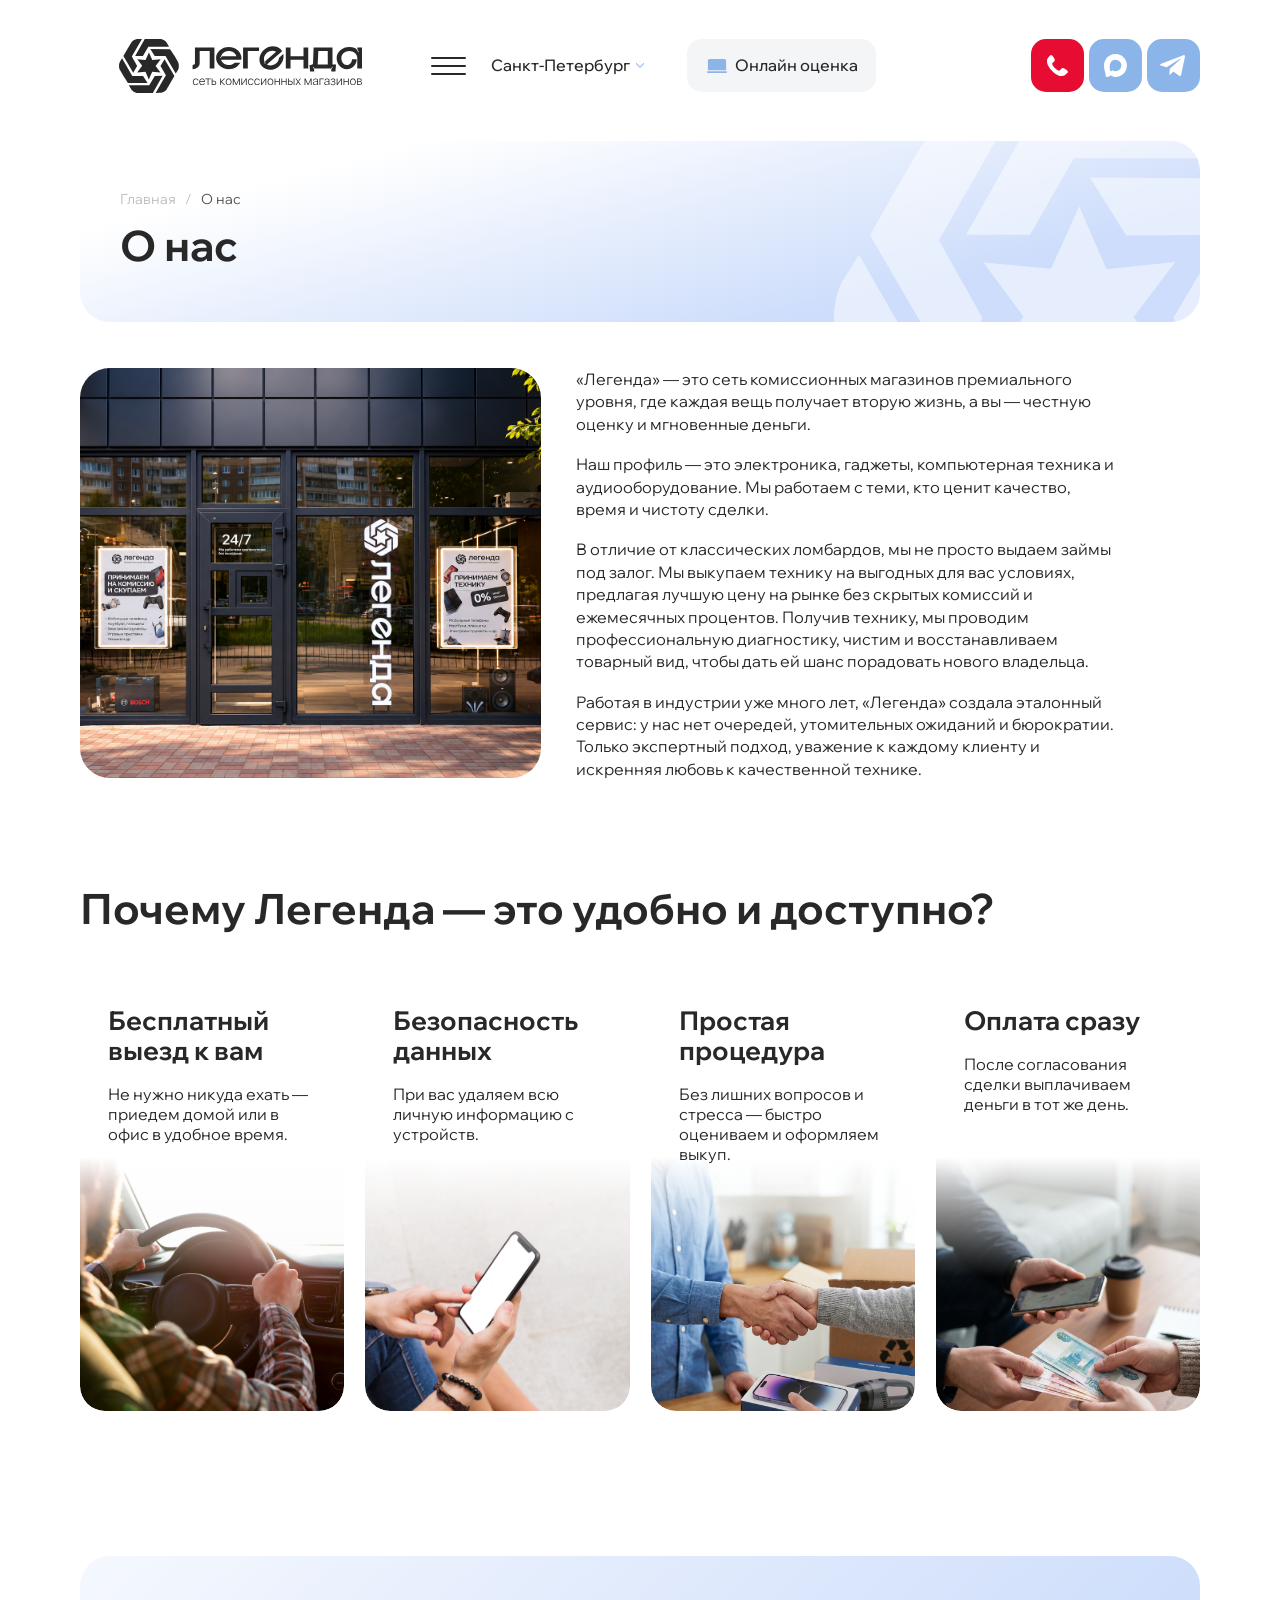
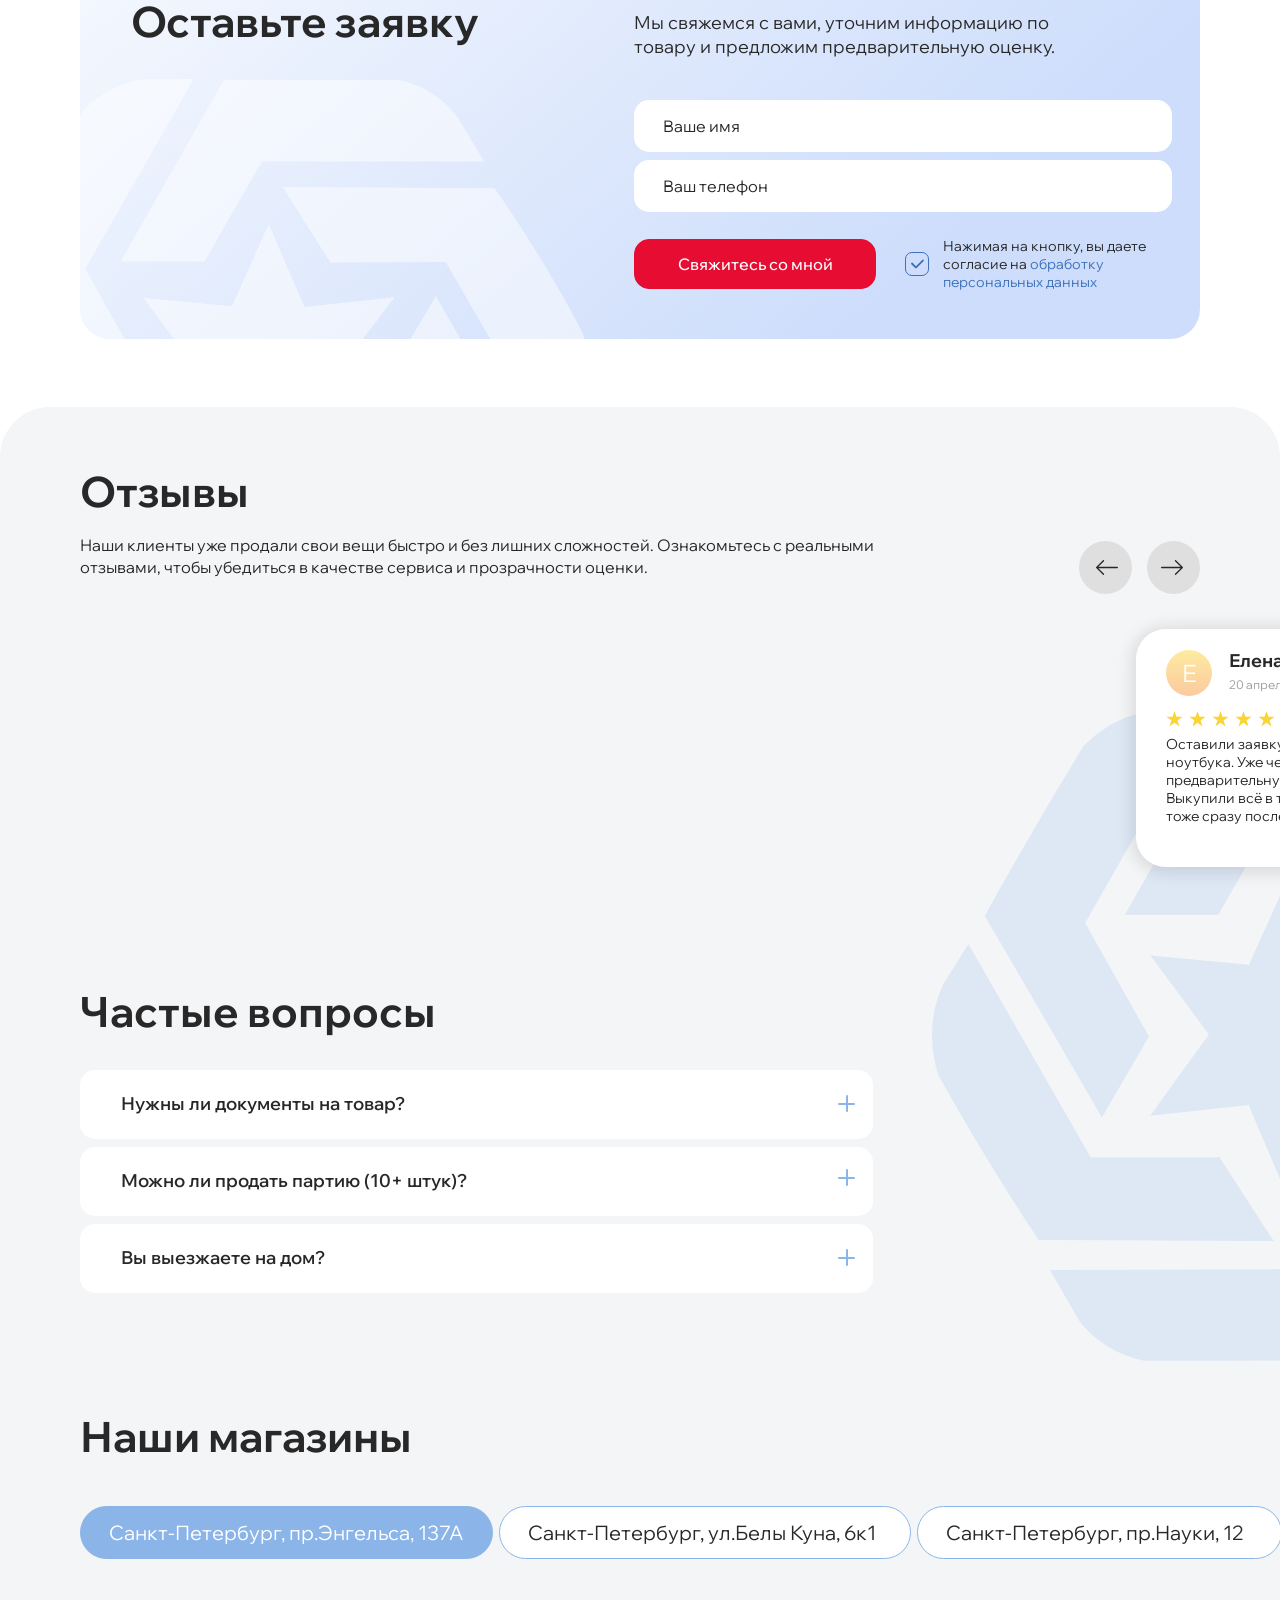
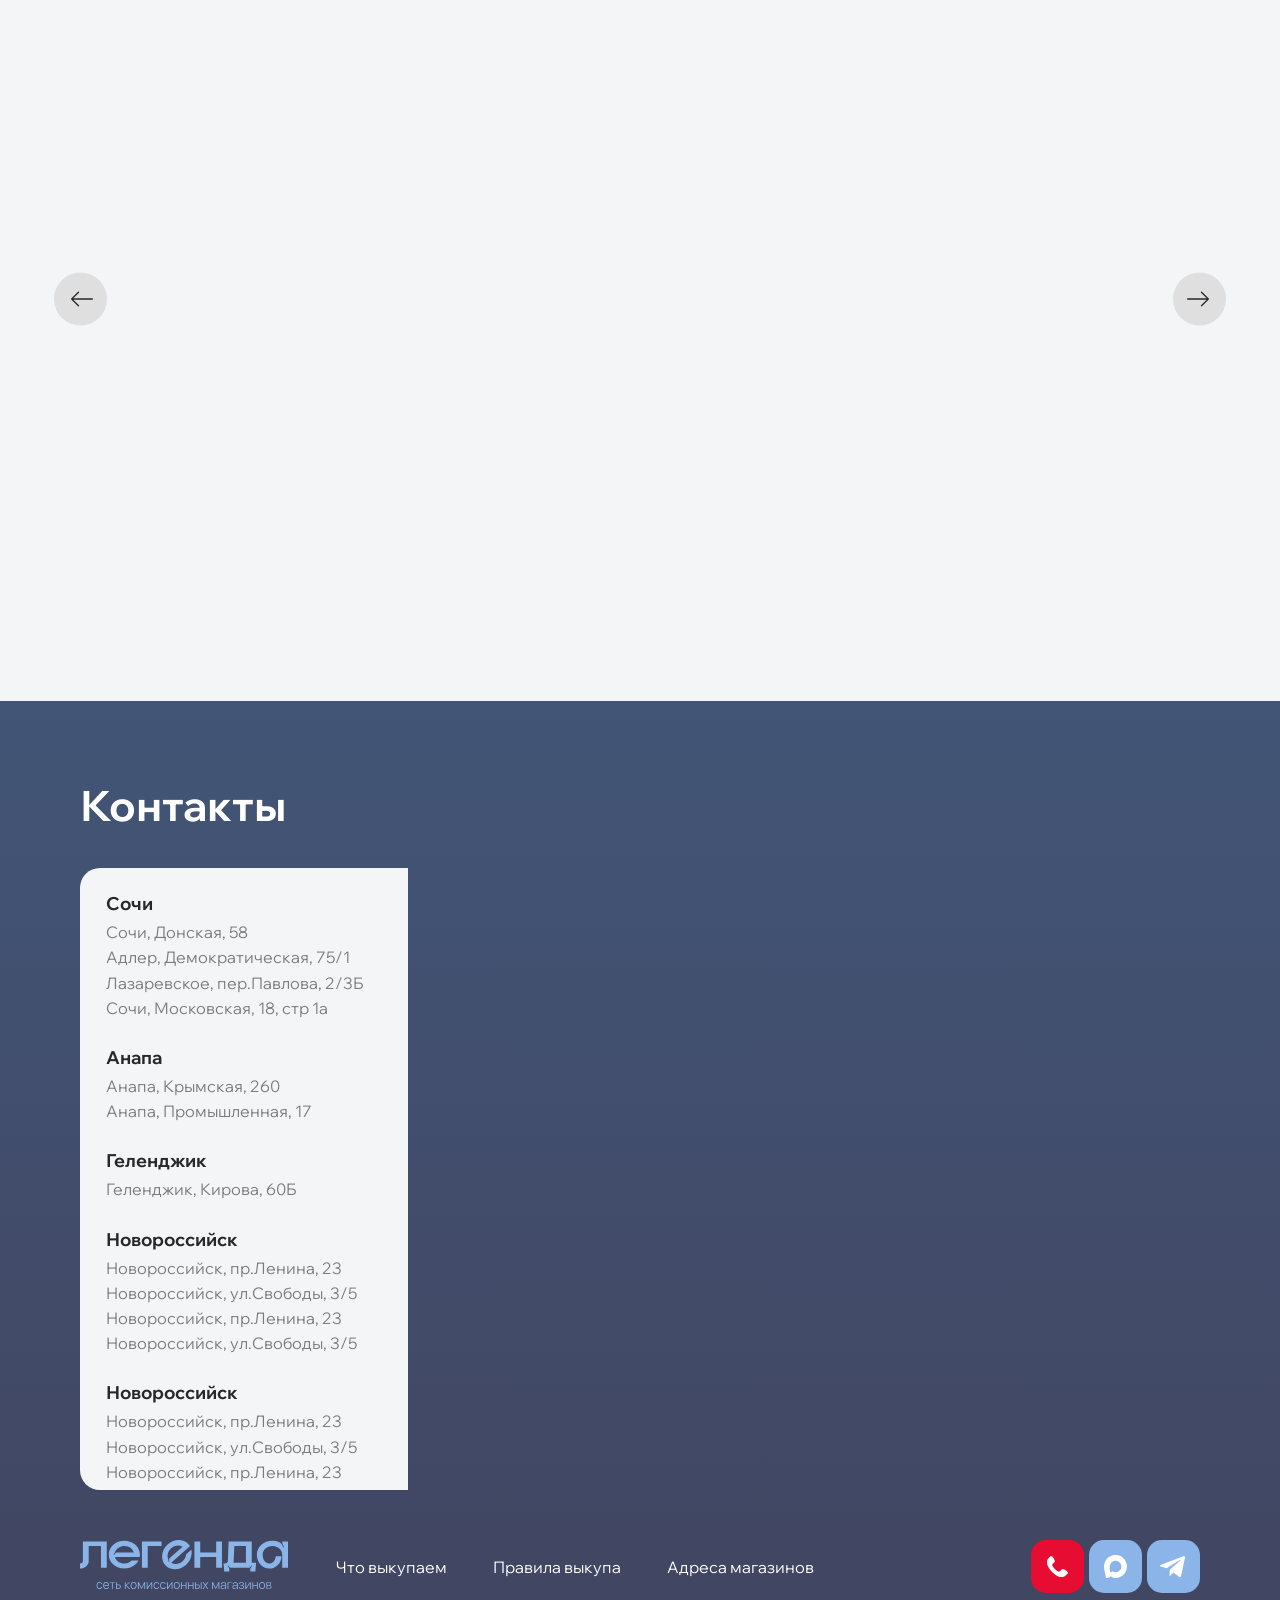
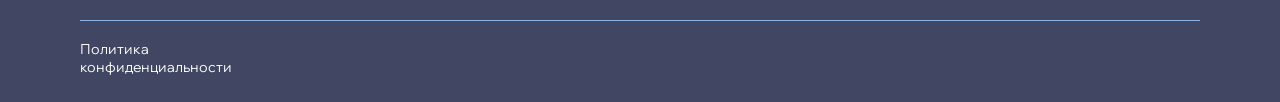
<file: about.html>
<!doctype html>
<html lang="ru">
  <head>
    <meta charset="UTF-8" />
    <meta name="viewport" content="width=device-width, initial-scale=1.0" />
    <title>Правила выкупа — Легенда</title>
    <link rel="stylesheet" href="modules/wix-madefor-display.css" />
    <link rel="stylesheet" href="modules/swiper-bundle.min.css" />
    <link rel="stylesheet" href="css/styles.css" />
    <script
      src="https://api-maps.yandex.ru/v3/?apikey=90f168b9-9002-4a75-ad9b-fadd23f1e34b&lang=ru_RU"
      type="text/javascript"
    ></script>
  </head>
  <body>
    <header class="header">
      <a class="header__logo" href="index.html">
        <img
          src="assets/logo-header.svg"
          width="243"
          height="54"
          alt="Легенда — комиссионный магазин"
        />
      </a>
      <button
        class="header__menu"
        type="button"
        aria-label="Меню"
        aria-expanded="false"
        aria-controls="mobile-menu"
      >
        <span></span>
        <span></span>
        <span></span>
      </button>
      <!-- Выбор города: по макету новой версии — отдельная кнопка
           сразу после бургера, видна на всех разрешениях. -->
      <button type="button" class="header__city" data-city-open>
        Санкт-Петербург
        <img
          src="assets/icon-chevron.svg"
          width="8"
          height="5"
          alt=""
          class="header__city-icon"
          aria-hidden="true"
        />
      </button>
      <div class="header__actions">
        <button type="button" class="header__action" data-eval-open>
          <img
            src="assets/icon-eval.svg"
            width="20"
            height="15"
            alt=""
            aria-hidden="true"
          />
          Онлайн оценка
        </button>
        <a class="header__action header__action--stores" href="#contacts">
          <img
            src="assets/icon-stores.svg"
            width="11"
            height="15"
            alt=""
            aria-hidden="true"
          />
          Адреса магазинов
        </a>
      </div>
      <div class="header__right">
        <!-- Второй вариант отображения: телефон в шапке по-прежнему скрыт
             (переехал в модалку «Свяжитесь с нами», data-contact-open).
             Выбор города вернулся отдельной кнопкой header__city. -->
        <!--
        <div class="header__phone-group">
          <a class="header__phone-link" href="tel:+79013260869"
            >+7 901-326-08-69</a
          >
          <button type="button" class="header__city" data-city-open>
            Санкт-Петербург
            <img
              src="assets/icon-chevron.svg"
              width="8"
              height="5"
              alt=""
              class="header__city-icon"
              aria-hidden="true"
            />
          </button>
        </div>
        -->
        <!-- Второй вариант отображения: только круглые логотипы мессенджеров. -->
        <!--
        <div class="header__socials">
          <a href="javascript:void(0)" class="header__social" aria-label="Max">
            <img src="assets/icon-max.svg" width="37" height="37" alt="" />
          </a>
          <a
            href="javascript:void(0)"
            class="header__social"
            aria-label="Telegram"
          >
            <img src="assets/icon-tg.svg" width="37" height="37" alt="" />
          </a>
        </div>
        -->
        <!-- Актуальный вариант: звонок и мессенджеры кнопками 53×53 -->
        <div class="header__socials">
          <button
            type="button"
            class="header__social header__social--phone"
            aria-label="Телефоны магазинов"
            data-contact-open
          >
            <img
              src="assets/icon-phone.svg"
              width="21"
              height="21"
              alt=""
              aria-hidden="true"
            />
          </button>
          <a href="javascript:void(0)" class="header__social" aria-label="Max">
            <img
              src="assets/icon-max-button.svg"
              width="53"
              height="53"
              alt=""
            />
          </a>
          <a
            href="javascript:void(0)"
            class="header__social"
            aria-label="Telegram"
          >
            <img
              src="assets/icon-tg-button.svg"
              width="53"
              height="53"
              alt=""
            />
          </a>
        </div>
      </div>
    </header>

    <div class="page">
      <section class="page-hero">
        <div class="page-hero__panel">
          <p class="page-hero__crumbs">
            <a href="index.html">Главная</a
            >&nbsp;&nbsp;&nbsp;/&nbsp;&nbsp;&nbsp;<span>О нас</span>
          </p>
          <h1>О нас</h1>
          <div class="page-hero__art" aria-hidden="true">
            <img
              src="assets/page-hero-art.svg"
              width="490"
              height="445"
              alt=""
            />
          </div>
        </div>
      </section>

      <section class="about" id="about">
        <div class="about__container">
          <div class="about__media">
            <img
              src="assets/store-1.png"
              alt="Магазин «Легенда» на проспекте Энгельса, 137А"
              loading="lazy"
            />
          </div>
          <div class="about__text">
            <p>
              «Легенда» — это сеть комиссионных магазинов премиального уровня,
              где каждая вещь получает вторую жизнь, а вы — честную оценку и
              мгновенные деньги.
            </p>
            <p>
              Наш профиль — это электроника, гаджеты, компьютерная техника и
              аудиооборудование. Мы работаем с теми, кто ценит качество, время и
              чистоту сделки.
            </p>
            <p>
              В отличие от классических ломбардов, мы не просто выдаем займы под
              залог. Мы выкупаем технику на выгодных для вас условиях, предлагая
              лучшую цену на рынке без скрытых комиссий и ежемесячных процентов.
              Получив технику, мы проводим профессиональную диагностику, чистим
              и восстанавливаем товарный вид, чтобы дать ей шанс порадовать
              нового владельца.
            </p>
            <p>
              Работая в индустрии уже много лет, «Легенда» создала эталонный
              сервис: у нас нет очередей, утомительных ожиданий и бюрократии.
              Только экспертный подход, уважение к каждому клиенту и искренняя
              любовь к качественной технике.
            </p>
          </div>
        </div>
      </section>

      <section class="approach" id="approach">
        <img
          class="approach__watermark"
          src="assets/bottom-watermark.svg"
          alt=""
          aria-hidden="true"
        />
        <h2 class="section-title section-title--multiline">
          Почему Легенда — это удобно и доступно?
        </h2>
        <div class="swiper approach-swiper">
          <div class="swiper-wrapper">
            <div class="swiper-slide">
              <article class="approach-card">
                <h3 class="approach-card__title">Бесплатный выезд к вам</h3>
                <p class="approach-card__text">
                  Не нужно никуда ехать — приедем домой или в офис в удобное
                  время.
                </p>
                <div class="approach-card__media">
                  <img src="assets/approach-drive.png" alt="" />
                </div>
              </article>
            </div>
            <div class="swiper-slide">
              <article class="approach-card">
                <h3 class="approach-card__title">Безопасность данных</h3>
                <p class="approach-card__text">
                  При вас удаляем всю личную информацию с устройств.
                </p>
                <div class="approach-card__media">
                  <img src="assets/approach-phone.png" alt="" />
                </div>
              </article>
            </div>
            <div class="swiper-slide">
              <article class="approach-card">
                <h3 class="approach-card__title">Простая процедура</h3>
                <p class="approach-card__text">
                  Без лишних вопросов и стресса — быстро оцениваем и оформляем
                  выкуп.
                </p>
                <div class="approach-card__media">
                  <img src="assets/approach-handshake.png" alt="" />
                </div>
              </article>
            </div>
            <div class="swiper-slide">
              <article class="approach-card">
                <h3 class="approach-card__title">Оплата сразу</h3>
                <p class="approach-card__text">
                  После согласования сделки выплачиваем деньги в тот же день.
                </p>
                <div class="approach-card__media">
                  <img src="assets/approach-pay.png" alt="" />
                </div>
              </article>
            </div>
          </div>
        </div>
      </section>

      <section class="lead" id="lead">
        <img
          class="lead__watermark"
          src="assets/lead-watermark.svg"
          width="641"
          height="583"
          alt=""
          aria-hidden="true"
        />
        <h2 class="section-title">Оставьте заявку</h2>
        <div class="lead__content">
          <p class="lead__subtitle">
            Мы свяжемся с вами, уточним информацию по товару и предложим
            предварительную оценку.
          </p>
          <form class="lead__form" action="#" method="post">
            <label class="visually-hidden" for="name">Ваше имя</label>
            <input
              class="lead__input"
              id="name"
              name="name"
              type="text"
              placeholder="Ваше имя"
              autocomplete="name"
            />
            <label class="visually-hidden" for="phone">Ваш телефон</label>
            <input
              class="lead__input"
              id="phone"
              name="phone"
              type="tel"
              placeholder="Ваш телефон"
              autocomplete="tel"
            />
            <button class="btn btn--primary lead__submit" type="submit">
              Свяжитесь со мной
            </button>
            <label class="lead__legal">
              <input
                class="lead__check"
                type="checkbox"
                name="personal-data-consent"
                checked
              />
              <svg width="24" height="24" viewBox="0 0 24 24" fill="none" xmlns="http://www.w3.org/2000/svg" xmlns:xlink="http://www.w3.org/1999/xlink" class="lead__check-icon">
<rect x="0.5" y="0.5" width="23" height="23" rx="6.5" stroke="#3D71BA"/>
<g class="lead__check-mark">
<use xlink:href="#stroke0_1538_5840" fill="#3D5EBA"/>
<mask id="stroke1_1538_5840" fill="white">
<use xlink:href="#stroke0_1538_5840"/>
</mask>
<path d="M7.62828 11.0657C7.32593 10.7634 6.83574 10.7634 6.53339 11.0657C6.23106 11.3681 6.23106 11.8583 6.53339 12.1606L10.4044 16.0316C10.7067 16.3339 11.1969 16.3339 11.4992 16.0316L18.467 9.06382C18.7693 8.76148 18.7693 8.27129 18.467 7.96894C18.1647 7.6666 17.6745 7.6666 17.3721 7.96894L10.9518 14.3893L7.62828 11.0657Z" stroke-width="16" stroke="#3D71BA" mask="url(#stroke1_1538_5840)"/>
<defs>
<path id="stroke0_1538_5840" d="M7.62828 11.0657C7.32593 10.7634 6.83574 10.7634 6.53339 11.0657C6.23106 11.3681 6.23106 11.8583 6.53339 12.1606L10.4044 16.0316C10.7067 16.3339 11.1969 16.3339 11.4992 16.0316L18.467 9.06382C18.7693 8.76148 18.7693 8.27129 18.467 7.96894C18.1647 7.6666 17.6745 7.6666 17.3721 7.96894L10.9518 14.3893L7.62828 11.0657Z" fill-rule="evenodd" clip-rule="evenodd"/>
</defs>
</g>
</svg>
              <span>
                Нажимая на кнопку, вы даете согласие на
                <a href="javascript:void(0)">обработку персональных данных</a>
              </span>
            </label>
          </form>
        </div>
      </section>

      <div class="bottom-band">
        <img
          class="bottom-band__watermark"
          src="assets/bottom-watermark.svg"
          width="716"
          height="651"
          alt=""
          aria-hidden="true"
        />
        <section class="reviews">
          <div class="reviews__header">
            <div class="reviews__title-group">
              <h2 class="section-title">Отзывы</h2>
              <p class="reviews__subtitle">
                Наши клиенты уже продали свои вещи быстро и без лишних
                сложностей. Ознакомьтесь с реальными отзывами, чтобы убедиться в
                качестве сервиса и прозрачности оценки.
              </p>
            </div>
            <div class="reviews__nav">
              <button
                class="reviews__btn reviews__btn--prev"
                type="button"
                aria-label="Предыдущий отзыв"
              >
                <svg
                  width="53"
                  height="53"
                  viewBox="0 0 53 53"
                  fill="none"
                  xmlns="http://www.w3.org/2000/svg"
                  aria-hidden="true"
                >
                  <path
                    fill-rule="evenodd"
                    clip-rule="evenodd"
                    d="M17 26.5001C17 26.3182 17.0756 26.1445 17.2014 26.0137L24.007 19.2016C24.2758 18.9325 24.711 18.9331 24.9791 19.2016C25.2479 19.47 25.2479 19.906 24.9791 20.1744L19.3464 25.812H38.3125C38.692 25.812 39 26.12 39 26.5001C39 26.8803 38.692 27.1882 38.3125 27.1882H19.3471L24.9791 32.8258C25.2479 33.0942 25.2473 33.5303 24.9791 33.7987C24.7103 34.0671 24.2751 34.0671 24.007 33.7987L17.2014 26.9866C17.0729 26.8578 17.0021 26.6807 17 26.5001Z"
                    fill="currentColor"
                  />
                </svg>
              </button>
              <button
                class="reviews__btn reviews__btn--next"
                type="button"
                aria-label="Следующий отзыв"
              >
                <svg
                  width="53"
                  height="53"
                  viewBox="0 0 53 53"
                  fill="none"
                  xmlns="http://www.w3.org/2000/svg"
                  aria-hidden="true"
                >
                  <path
                    fill-rule="evenodd"
                    clip-rule="evenodd"
                    d="M36 26.5001C36 26.3182 35.9244 26.1445 35.7986 26.0137L28.993 19.2016C28.7242 18.9325 28.289 18.9331 28.0209 19.2016C27.7521 19.47 27.7521 19.906 28.0209 20.1744L33.6536 25.812H14.6875C14.308 25.812 14 26.12 14 26.5001C14 26.8803 14.308 27.1882 14.6875 27.1882H33.6529L28.0209 32.8258C27.7521 33.0942 27.7527 33.5303 28.0209 33.7987C28.2897 34.0671 28.7249 34.0671 28.993 33.7987L35.7986 26.9866C35.9271 26.8578 35.9979 26.6807 36 26.5001Z"
                    fill="currentColor"
                  />
                </svg>
              </button>
            </div>
          </div>
          <div class="swiper reviews-swiper">
            <div class="swiper-wrapper">
              <article class="swiper-slide review-card">
                <div class="review-card__top">
                  <span
                    class="review-card__avatar review-card__avatar--yellow"
                    aria-hidden="true"
                    >Е</span
                  >
                  <div class="review-card__person">
                    <h3 class="review-card__name">Елена</h3>
                    <p class="review-card__meta">20 апреля на Яндекс</p>
                  </div>
                </div>
                <img
                  class="review-card__stars"
                  src="assets/stars.svg"
                  width="109"
                  height="17"
                  alt="5 из 5"
                />
                <p class="review-card__text">
                  Оставили заявку на сайте на оценку ноутбука. Уже через 5 минут
                  получили предварительную оценку специалиста. Выкупили всё в
                  тот же день, деньги тоже сразу после осмотра.
                </p>
              </article>
              <article class="swiper-slide review-card">
                <div class="review-card__top">
                  <span
                    class="review-card__avatar review-card__avatar--blue"
                    aria-hidden="true"
                    >Г</span
                  >
                  <div class="review-card__person">
                    <h3 class="review-card__name">Геннадий Самойлов</h3>
                    <p class="review-card__meta">20 апреля на Яндекс</p>
                  </div>
                </div>
                <img
                  class="review-card__stars"
                  src="assets/stars.svg"
                  width="109"
                  height="17"
                  alt="5 из 5"
                />
                <p class="review-card__text">
                  Очень удобно, что не пришлось никуда ехать! Оставили заявку на
                  сайте на оценку ноутбука. Уде через 5 минут получили
                  предварительную оценку специалиста. Выкупили всё в тот же
                  день, деньги тоже сразу после осмотра.
                </p>
              </article>
              <article class="swiper-slide review-card">
                <div class="review-card__top">
                  <span
                    class="review-card__avatar review-card__avatar--pink"
                    aria-hidden="true"
                    >Т</span
                  >
                  <div class="review-card__person">
                    <h3 class="review-card__name">Татьяна Белоногова</h3>
                    <p class="review-card__meta">20 апреля на Яндекс</p>
                  </div>
                </div>
                <img
                  class="review-card__stars"
                  src="assets/stars.svg"
                  width="109"
                  height="17"
                  alt="5 из 5"
                />
                <p class="review-card__text">
                  Оставили заявку на сайте на оценку ноутбука. Уже через 5 минут
                  получили предварительную оценку специалиста. Выкупили всё в
                  тот же день, деньги тоже сразу после осмотра.
                </p>
              </article>
              <article class="swiper-slide review-card">
                <div class="review-card__top">
                  <span
                    class="review-card__avatar review-card__avatar--yellow"
                    aria-hidden="true"
                    >Е</span
                  >
                  <div class="review-card__person">
                    <h3 class="review-card__name">Елена</h3>
                    <p class="review-card__meta">20 апреля на Яндекс</p>
                  </div>
                </div>
                <img
                  class="review-card__stars"
                  src="assets/stars.svg"
                  width="109"
                  height="17"
                  alt="5 из 5"
                />
                <p class="review-card__text">
                  Оставили заявку на сайте на оценку ноутбука. Уже через 5 минут
                  получили предварительную оценку специалиста. Выкупили всё в
                  тот же день, деньги тоже сразу после осмотра.
                </p>
              </article>
              <article class="swiper-slide review-card">
                <div class="review-card__top">
                  <span
                    class="review-card__avatar review-card__avatar--blue"
                    aria-hidden="true"
                    >Г</span
                  >
                  <div class="review-card__person">
                    <h3 class="review-card__name">Геннадий Самойлов</h3>
                    <p class="review-card__meta">20 апреля на Яндекс</p>
                  </div>
                </div>
                <img
                  class="review-card__stars"
                  src="assets/stars.svg"
                  width="109"
                  height="17"
                  alt="5 из 5"
                />
                <p class="review-card__text">
                  Очень удобно, что не пришлось никуда ехать! Оставили заявку на
                  сайте на оценку ноутбука. Уде через 5 минут получили
                  предварительную оценку специалиста. Выкупили всё в тот же
                  день, деньги тоже сразу после осмотра.
                </p>
              </article>
              <article class="swiper-slide review-card">
                <div class="review-card__top">
                  <span
                    class="review-card__avatar review-card__avatar--pink"
                    aria-hidden="true"
                    >Т</span
                  >
                  <div class="review-card__person">
                    <h3 class="review-card__name">Татьяна Белоногова</h3>
                    <p class="review-card__meta">20 апреля на Яндекс</p>
                  </div>
                </div>
                <img
                  class="review-card__stars"
                  src="assets/stars.svg"
                  width="109"
                  height="17"
                  alt="5 из 5"
                />
                <p class="review-card__text">
                  Оставили заявку на сайте на оценку ноутбука. Уже через 5 минут
                  получили предварительную оценку специалиста. Выкупили всё в
                  тот же день, деньги тоже сразу после осмотра.
                </p>
              </article>
            </div>
          </div>
        </section>

        <section class="faq">
          <h2 class="section-title">Частые вопросы</h2>
          <div class="faq__list">
            <details class="faq-item">
              <summary class="faq-item__summary">
                <span>Нужны ли документы на товар?</span>
                <span class="faq-item__icon" aria-hidden="true"></span>
              </summary>
              <p class="faq-item__answer">
                Да, вы можете продать партию техники (от 10 штук). Мы организуем
                вывоз, проведём оценку на месте и выплатим деньги сразу после
                согласования цены.
              </p>
            </details>
            <details class="faq-item">
              <summary class="faq-item__summary faq-item__summary--multiline">
                <span>Можно ли продать партию (10+ штук)?</span>
                <span class="faq-item__icon" aria-hidden="true"></span>
              </summary>
              <p class="faq-item__answer">
                Да, вы можете продать партию техники (от 10 штук). Мы организуем
                вывоз, проведём оценку на месте и выплатим деньги сразу после
                согласования цены.
              </p>
            </details>
            <details class="faq-item">
              <summary class="faq-item__summary">
                <span>Вы выезжаете на дом?</span>
                <span class="faq-item__icon" aria-hidden="true"></span>
              </summary>
              <p class="faq-item__answer">
                Да, вы можете продать партию техники (от 10 штук). Мы организуем
                вывоз, проведём оценку на месте и выплатим деньги сразу после
                согласования цены.
              </p>
            </details>
          </div>
        </section>

        <section class="stores" id="stores">
          <h2 class="section-title">Наши магазины</h2>
          <div class="swiper stores-tabs-swiper">
            <div
              class="swiper-wrapper"
              role="tablist"
              aria-label="Адреса магазинов"
            >
              <div class="swiper-slide">
                <button
                  class="stores__tab is-active"
                  type="button"
                  role="tab"
                  aria-selected="true"
                  data-store="0"
                >
                  Санкт-Петербург, пр.Энгельса, 137А
                </button>
              </div>
              <div class="swiper-slide">
                <button
                  class="stores__tab"
                  type="button"
                  role="tab"
                  aria-selected="false"
                  data-store="1"
                >
                  Санкт-Петербург, ул.Белы Куна, 6к1
                </button>
              </div>
              <div class="swiper-slide">
                <button
                  class="stores__tab"
                  type="button"
                  role="tab"
                  aria-selected="false"
                  data-store="2"
                >
                  Санкт-Петербург, пр.Науки, 12
                </button>
              </div>
            </div>
          </div>
          <div class="stores__galleries">
            <button
              class="stores__btn stores__btn--prev"
              type="button"
              aria-label="Предыдущее фото"
            >
              <svg
                width="53"
                height="53"
                viewBox="0 0 53 53"
                fill="none"
                xmlns="http://www.w3.org/2000/svg"
                aria-hidden="true"
              >
                <path
                  fill-rule="evenodd"
                  clip-rule="evenodd"
                  d="M17 26.5001C17 26.3182 17.0756 26.1445 17.2014 26.0137L24.007 19.2016C24.2758 18.9325 24.711 18.9331 24.9791 19.2016C25.2479 19.47 25.2479 19.906 24.9791 20.1744L19.3464 25.812H38.3125C38.692 25.812 39 26.12 39 26.5001C39 26.8803 38.692 27.1882 38.3125 27.1882H19.3471L24.9791 32.8258C25.2479 33.0942 25.2473 33.5303 24.9791 33.7987C24.7103 34.0671 24.2751 34.0671 24.007 33.7987L17.2014 26.9866C17.0729 26.8578 17.0021 26.6807 17 26.5001Z"
                  fill="currentColor"
                />
              </svg>
            </button>
            <button
              class="stores__btn stores__btn--next"
              type="button"
              aria-label="Следующее фото"
            >
              <svg
                width="53"
                height="53"
                viewBox="0 0 53 53"
                fill="none"
                xmlns="http://www.w3.org/2000/svg"
                aria-hidden="true"
              >
                <path
                  fill-rule="evenodd"
                  clip-rule="evenodd"
                  d="M36 26.5001C36 26.3182 35.9244 26.1445 35.7986 26.0137L28.993 19.2016C28.7242 18.9325 28.289 18.9331 28.0209 19.2016C27.7521 19.47 27.7521 19.906 28.0209 20.1744L33.6536 25.812H14.6875C14.308 25.812 14 26.12 14 26.5001C14 26.8803 14.308 27.1882 14.6875 27.1882H33.6529L28.0209 32.8258C27.7521 33.0942 27.7527 33.5303 28.0209 33.7987C28.2897 34.0671 28.7249 34.0671 28.993 33.7987L35.7986 26.9866C35.9271 26.8578 35.9979 26.6807 36 26.5001Z"
                  fill="currentColor"
                />
              </svg>
            </button>
            <!-- Магазин 1 -->
            <div class="swiper stores-photos-swiper is-active" data-gallery="0">
              <div class="swiper-wrapper">
                <figure class="swiper-slide stores__photo">
                  <img
                    src="assets/store-1.png"
                    alt="Магазин на пр. Энгельса, 137А - Фото 1"
                  />
                </figure>
                <figure class="swiper-slide stores__photo">
                  <img
                    src="assets/store-2.png"
                    alt="Магазин на пр. Энгельса, 137А - Фото 2"
                  />
                </figure>
              </div>
            </div>
            <!-- Магазин 2 -->
            <div
              class="swiper stores-photos-swiper"
              data-gallery="1"
              style="display: none"
            >
              <div class="swiper-wrapper">
                <figure class="swiper-slide stores__photo">
                  <img
                    src="assets/store-2.png"
                    alt="Магазин на ул. Белы Куна, 6к1 - Фото 1"
                  />
                </figure>
                <figure class="swiper-slide stores__photo">
                  <img
                    src="assets/store-1.png"
                    alt="Магазин на ул. Белы Куна, 6к1 - Фото 2"
                  />
                </figure>
              </div>
            </div>
            <!-- Магазин 3 -->
            <div
              class="swiper stores-photos-swiper"
              data-gallery="2"
              style="display: none"
            >
              <div class="swiper-wrapper">
                <figure class="swiper-slide stores__photo">
                  <img
                    src="assets/store-1.png"
                    alt="Магазин на пр. Науки, 12 - Фото 1"
                  />
                </figure>
                <figure class="swiper-slide stores__photo">
                  <img
                    src="assets/store-2.png"
                    alt="Магазин на пр. Науки, 12 - Фото 2"
                  />
                </figure>
              </div>
            </div>
          </div>
        </section>
      </div>

      <section class="contacts" id="contacts">
        <div class="contacts__container">
          <h2 class="section-title">Контакты</h2>
          <div
            class="contacts__toggles"
            role="tablist"
            aria-label="Вид контактов"
          >
            <button
              type="button"
              class="contacts__toggle is-active"
              role="tab"
              aria-selected="true"
              data-contacts-view="map"
            >
              Показать на карте
            </button>
            <button
              type="button"
              class="contacts__toggle"
              role="tab"
              aria-selected="false"
              data-contacts-view="list"
            >
              Показать списком
            </button>
          </div>
          <div class="contacts__cities" data-contacts-panel="list" hidden>
            <div class="contacts-card">
              <h3 class="contacts-card__city">Сочи</h3>
              <ul class="contacts-card__list">
                <li>
                  <button
                    type="button"
                    class="contacts-card__address"
                    data-store-detail="sochi-donskaya-58"
                    data-store-coords="39.723,43.599"
                  >
                    Сочи, Донская, 58
                  </button>
                </li>
                <li>
                  <button
                    type="button"
                    class="contacts-card__address"
                    data-store-detail="adler-demokraticheskaya"
                    data-store-coords="39.924,43.437"
                  >
                    Адлер, Демократическая, 75/1
                  </button>
                </li>
                <li>
                  <button
                    type="button"
                    class="contacts-card__address"
                    data-store-detail="lazarevskoye-pavlova"
                    data-store-coords="39.331,43.909"
                  >
                    Лазаревское, пер.Павлова, 2/3Б
                  </button>
                </li>
                <li>
                  <button
                    type="button"
                    class="contacts-card__address"
                    data-store-detail="sochi-moskovskaya"
                    data-store-coords="39.725,43.585"
                  >
                    Сочи, Московская, 18, стр 1а
                  </button>
                </li>
              </ul>
            </div>
            <div class="contacts-card">
              <h3 class="contacts-card__city">Анапа</h3>
              <ul class="contacts-card__list">
                <li>
                  <button
                    type="button"
                    class="contacts-card__address"
                    data-store-detail="anapa-krymskaya"
                    data-store-coords="37.317,44.895"
                  >
                    Анапа, Крымская, 260
                  </button>
                </li>
                <li>
                  <button
                    type="button"
                    class="contacts-card__address"
                    data-store-detail="anapa-promyshlennaya"
                    data-store-coords="37.347,44.898"
                  >
                    Анапа, Промышленная, 17
                  </button>
                </li>
              </ul>
            </div>
            <div class="contacts-card">
              <h3 class="contacts-card__city">Геленджик</h3>
              <ul class="contacts-card__list">
                <li>
                  <button
                    type="button"
                    class="contacts-card__address"
                    data-store-detail="gelendzhik-kirova"
                    data-store-coords="38.077,44.562"
                  >
                    Геленджик, Кирова, 60Б
                  </button>
                </li>
              </ul>
            </div>
            <div class="contacts-card">
              <h3 class="contacts-card__city">Новороссийск</h3>
              <ul class="contacts-card__list">
                <li>
                  <button
                    type="button"
                    class="contacts-card__address"
                    data-store-detail="novorossiysk-lenina"
                    data-store-coords="37.769,44.724"
                  >
                    Новороссийск, пр.Ленина, 23
                  </button>
                </li>
                <li>
                  <button
                    type="button"
                    class="contacts-card__address"
                    data-store-detail="novorossiysk-svobody"
                    data-store-coords="37.771,44.726"
                  >
                    Новороссийск, ул.Свободы, 3/5
                  </button>
                </li>
                <li>
                  <button
                    type="button"
                    class="contacts-card__address"
                    data-store-detail="novorossiysk-lenina"
                    data-store-coords="37.769,44.724"
                  >
                    Новороссийск, пр.Ленина, 23
                  </button>
                </li>
                <li>
                  <button
                    type="button"
                    class="contacts-card__address"
                    data-store-detail="novorossiysk-svobody"
                    data-store-coords="37.771,44.726"
                  >
                    Новороссийск, ул.Свободы, 3/5
                  </button>
                </li>
              </ul>
            </div>
            <div class="contacts-card">
              <h3 class="contacts-card__city">Новороссийск</h3>
              <ul class="contacts-card__list">
                <li>
                  <button
                    type="button"
                    class="contacts-card__address"
                    data-store-detail="novorossiysk-lenina"
                    data-store-coords="37.769,44.724"
                  >
                    Новороссийск, пр.Ленина, 23
                  </button>
                </li>
                <li>
                  <button
                    type="button"
                    class="contacts-card__address"
                    data-store-detail="novorossiysk-svobody"
                    data-store-coords="37.771,44.726"
                  >
                    Новороссийск, ул.Свободы, 3/5
                  </button>
                </li>
                <li>
                  <button
                    type="button"
                    class="contacts-card__address"
                    data-store-detail="novorossiysk-lenina"
                    data-store-coords="37.769,44.724"
                  >
                    Новороссийск, пр.Ленина, 23
                  </button>
                </li>
                <li>
                  <button
                    type="button"
                    class="contacts-card__address"
                    data-store-detail="novorossiysk-svobody"
                    data-store-coords="37.771,44.726"
                  >
                    Новороссийск, ул.Свободы, 3/5
                  </button>
                </li>
              </ul>
            </div>
            <div class="contacts-card">
              <h3 class="contacts-card__city">Новороссийск</h3>
              <ul class="contacts-card__list">
                <li>
                  <button
                    type="button"
                    class="contacts-card__address"
                    data-store-detail="novorossiysk-lenina"
                    data-store-coords="37.769,44.724"
                  >
                    Новороссийск, пр.Ленина, 23
                  </button>
                </li>
                <li>
                  <button
                    type="button"
                    class="contacts-card__address"
                    data-store-detail="novorossiysk-svobody"
                    data-store-coords="37.771,44.726"
                  >
                    Новороссийск, ул.Свободы, 3/5
                  </button>
                </li>
                <li>
                  <button
                    type="button"
                    class="contacts-card__address"
                    data-store-detail="novorossiysk-lenina"
                    data-store-coords="37.769,44.724"
                  >
                    Новороссийск, пр.Ленина, 23
                  </button>
                </li>
                <li>
                  <button
                    type="button"
                    class="contacts-card__address"
                    data-store-detail="novorossiysk-svobody"
                    data-store-coords="37.771,44.726"
                  >
                    Новороссийск, ул.Свободы, 3/5
                  </button>
                </li>
              </ul>
            </div>
          </div>
          <div
            class="contacts__detail"
            data-contacts-panel="detail"
            hidden
            aria-live="polite"
          >
            <button
              type="button"
              class="contacts-detail__back"
              data-contacts-detail-back
              aria-label="Назад к списку адресов"
            >
              <svg
                width="24"
                height="24"
                viewBox="0 0 24 24"
                fill="none"
                xmlns="http://www.w3.org/2000/svg"
                aria-hidden="true"
              >
                <path
                  d="M15.41 7.41L14 6l-6 6 6 6 1.41-1.41L10.83 12l4.58-4.59Z"
                  fill="currentColor"
                />
              </svg>
            </button>

            <!-- Магазин: Сочи, Донская, 58 -->
            <div
              class="contacts-detail__store"
              data-store-detail="sochi-donskaya-58"
            >
              <h3 class="contacts-detail__title">Сочи, Донская, 58</h3>
              <p class="contacts-detail__hours">Ежедневно 10:00 - 20:00</p>
              <a class="contacts-detail__phone" href="tel:+79998880000"
                >+7 999 888-00-00</a
              >
              <p class="contacts-detail__messengers-label">
                Напишите нам в мессенджерах:
              </p>
              <div class="contacts-detail__messengers">
                <a
                  class="contacts-detail__messenger"
                  href="javascript:void(0)"
                  target="_blank"
                  rel="noopener noreferrer"
                >
                  <img
                    src="assets/icon-max.svg"
                    width="20"
                    height="20"
                    alt=""
                    aria-hidden="true"
                  />
                  Max
                </a>
                <a
                  class="contacts-detail__messenger"
                  href="javascript:void(0)"
                  target="_blank"
                  rel="noopener noreferrer"
                >
                  <img
                    src="assets/icon-tg-sm.svg"
                    width="20"
                    height="20"
                    alt=""
                    aria-hidden="true"
                  />
                  Telegram
                </a>
              </div>
              <a
                class="contacts-detail__route"
                href="https://yandex.ru/maps/?rtext=~43.599,39.723&rtt=auto"
                target="_blank"
                rel="noopener noreferrer"
              >
                Построить маршрут
              </a>
              <figure class="contacts-detail__photo">
                <img src="assets/store-1.png" alt="Магазин Сочи, Донская, 58" />
              </figure>
            </div>

            <!-- Магазин: Адлер, Демократическая, 75/1 -->
            <div
              class="contacts-detail__store"
              data-store-detail="adler-demokraticheskaya"
              hidden
            >
              <h3 class="contacts-detail__title">
                Адлер, Демократическая, 75/1
              </h3>
              <p class="contacts-detail__hours">Ежедневно 10:00 - 20:00</p>
              <a class="contacts-detail__phone" href="tel:+79998880000"
                >+7 999 888-00-00</a
              >
              <p class="contacts-detail__messengers-label">
                Напишите нам в мессенджерах:
              </p>
              <div class="contacts-detail__messengers">
                <a
                  class="contacts-detail__messenger"
                  href="javascript:void(0)"
                  target="_blank"
                  rel="noopener noreferrer"
                >
                  <img
                    src="assets/icon-max.svg"
                    width="20"
                    height="20"
                    alt=""
                    aria-hidden="true"
                  />
                  Max
                </a>
                <a
                  class="contacts-detail__messenger"
                  href="javascript:void(0)"
                  target="_blank"
                  rel="noopener noreferrer"
                >
                  <img
                    src="assets/icon-tg-sm.svg"
                    width="20"
                    height="20"
                    alt=""
                    aria-hidden="true"
                  />
                  Telegram
                </a>
              </div>
              <a
                class="contacts-detail__route"
                href="https://yandex.ru/maps/?rtext=~43.437,39.924&rtt=auto"
                target="_blank"
                rel="noopener noreferrer"
              >
                Построить маршрут
              </a>
              <figure class="contacts-detail__photo">
                <img
                  src="assets/store-2.png"
                  alt="Магазин Адлер, Демократическая, 75/1"
                />
              </figure>
            </div>

            <!-- Магазин: Лазаревское, пер.Павлова, 2/3Б -->
            <div
              class="contacts-detail__store"
              data-store-detail="lazarevskoye-pavlova"
              hidden
            >
              <h3 class="contacts-detail__title">
                Лазаревское, пер.Павлова, 2/3Б
              </h3>
              <p class="contacts-detail__hours">Ежедневно 10:00 - 20:00</p>
              <a class="contacts-detail__phone" href="tel:+79998880000"
                >+7 999 888-00-00</a
              >
              <p class="contacts-detail__messengers-label">
                Напишите нам в мессенджерах:
              </p>
              <div class="contacts-detail__messengers">
                <a
                  class="contacts-detail__messenger"
                  href="javascript:void(0)"
                  target="_blank"
                  rel="noopener noreferrer"
                >
                  <img
                    src="assets/icon-max.svg"
                    width="20"
                    height="20"
                    alt=""
                    aria-hidden="true"
                  />
                  Max
                </a>
                <a
                  class="contacts-detail__messenger"
                  href="javascript:void(0)"
                  target="_blank"
                  rel="noopener noreferrer"
                >
                  <img
                    src="assets/icon-tg-sm.svg"
                    width="20"
                    height="20"
                    alt=""
                    aria-hidden="true"
                  />
                  Telegram
                </a>
              </div>
              <a
                class="contacts-detail__route"
                href="https://yandex.ru/maps/?rtext=~43.909,39.331&rtt=auto"
                target="_blank"
                rel="noopener noreferrer"
              >
                Построить маршрут
              </a>
              <figure class="contacts-detail__photo">
                <img
                  src="assets/store-1.png"
                  alt="Магазин Лазаревское, пер.Павлова, 2/3Б"
                />
              </figure>
            </div>

            <!-- Магазин: Сочи, Московская, 18, стр 1а -->
            <div
              class="contacts-detail__store"
              data-store-detail="sochi-moskovskaya"
              hidden
            >
              <h3 class="contacts-detail__title">
                Сочи, Московская, 18, стр 1а
              </h3>
              <p class="contacts-detail__hours">Ежедневно 10:00 - 20:00</p>
              <a class="contacts-detail__phone" href="tel:+79998880000"
                >+7 999 888-00-00</a
              >
              <p class="contacts-detail__messengers-label">
                Напишите нам в мессенджерах:
              </p>
              <div class="contacts-detail__messengers">
                <a
                  class="contacts-detail__messenger"
                  href="javascript:void(0)"
                  target="_blank"
                  rel="noopener noreferrer"
                >
                  <img
                    src="assets/icon-max.svg"
                    width="20"
                    height="20"
                    alt=""
                    aria-hidden="true"
                  />
                  Max
                </a>
                <a
                  class="contacts-detail__messenger"
                  href="javascript:void(0)"
                  target="_blank"
                  rel="noopener noreferrer"
                >
                  <img
                    src="assets/icon-tg-sm.svg"
                    width="20"
                    height="20"
                    alt=""
                    aria-hidden="true"
                  />
                  Telegram
                </a>
              </div>
              <a
                class="contacts-detail__route"
                href="https://yandex.ru/maps/?rtext=~43.585,39.725&rtt=auto"
                target="_blank"
                rel="noopener noreferrer"
              >
                Построить маршрут
              </a>
              <figure class="contacts-detail__photo">
                <img
                  src="assets/store-2.png"
                  alt="Магазин Сочи, Московская, 18, стр 1а"
                />
              </figure>
            </div>

            <!-- Магазин: Анапа, Крымская, 260 -->
            <div
              class="contacts-detail__store"
              data-store-detail="anapa-krymskaya"
              hidden
            >
              <h3 class="contacts-detail__title">Анапа, Крымская, 260</h3>
              <p class="contacts-detail__hours">Ежедневно 10:00 - 20:00</p>
              <a class="contacts-detail__phone" href="tel:+79998880000"
                >+7 999 888-00-00</a
              >
              <p class="contacts-detail__messengers-label">
                Напишите нам в мессенджерах:
              </p>
              <div class="contacts-detail__messengers">
                <a
                  class="contacts-detail__messenger"
                  href="javascript:void(0)"
                  target="_blank"
                  rel="noopener noreferrer"
                >
                  <img
                    src="assets/icon-max.svg"
                    width="20"
                    height="20"
                    alt=""
                    aria-hidden="true"
                  />
                  Max
                </a>
                <a
                  class="contacts-detail__messenger"
                  href="javascript:void(0)"
                  target="_blank"
                  rel="noopener noreferrer"
                >
                  <img
                    src="assets/icon-tg-sm.svg"
                    width="20"
                    height="20"
                    alt=""
                    aria-hidden="true"
                  />
                  Telegram
                </a>
              </div>
              <a
                class="contacts-detail__route"
                href="https://yandex.ru/maps/?rtext=~44.895,37.317&rtt=auto"
                target="_blank"
                rel="noopener noreferrer"
              >
                Построить маршрут
              </a>
              <figure class="contacts-detail__photo">
                <img
                  src="assets/store-1.png"
                  alt="Магазин Анапа, Крымская, 260"
                />
              </figure>
            </div>

            <!-- Магазин: Анапа, Промышленная, 17 -->
            <div
              class="contacts-detail__store"
              data-store-detail="anapa-promyshlennaya"
              hidden
            >
              <h3 class="contacts-detail__title">Анапа, Промышленная, 17</h3>
              <p class="contacts-detail__hours">Ежедневно 10:00 - 20:00</p>
              <a class="contacts-detail__phone" href="tel:+79998880000"
                >+7 999 888-00-00</a
              >
              <p class="contacts-detail__messengers-label">
                Напишите нам в мессенджерах:
              </p>
              <div class="contacts-detail__messengers">
                <a
                  class="contacts-detail__messenger"
                  href="javascript:void(0)"
                  target="_blank"
                  rel="noopener noreferrer"
                >
                  <img
                    src="assets/icon-max.svg"
                    width="20"
                    height="20"
                    alt=""
                    aria-hidden="true"
                  />
                  Max
                </a>
                <a
                  class="contacts-detail__messenger"
                  href="javascript:void(0)"
                  target="_blank"
                  rel="noopener noreferrer"
                >
                  <img
                    src="assets/icon-tg-sm.svg"
                    width="20"
                    height="20"
                    alt=""
                    aria-hidden="true"
                  />
                  Telegram
                </a>
              </div>
              <a
                class="contacts-detail__route"
                href="https://yandex.ru/maps/?rtext=~44.898,37.347&rtt=auto"
                target="_blank"
                rel="noopener noreferrer"
              >
                Построить маршрут
              </a>
              <figure class="contacts-detail__photo">
                <img
                  src="assets/store-2.png"
                  alt="Магазин Анапа, Промышленная, 17"
                />
              </figure>
            </div>

            <!-- Магазин: Геленджик, Кирова, 60Б -->
            <div
              class="contacts-detail__store"
              data-store-detail="gelendzhik-kirova"
              hidden
            >
              <h3 class="contacts-detail__title">Геленджик, Кирова, 60Б</h3>
              <p class="contacts-detail__hours">Ежедневно 10:00 - 20:00</p>
              <a class="contacts-detail__phone" href="tel:+79998880000"
                >+7 999 888-00-00</a
              >
              <p class="contacts-detail__messengers-label">
                Напишите нам в мессенджерах:
              </p>
              <div class="contacts-detail__messengers">
                <a
                  class="contacts-detail__messenger"
                  href="javascript:void(0)"
                  target="_blank"
                  rel="noopener noreferrer"
                >
                  <img
                    src="assets/icon-max.svg"
                    width="20"
                    height="20"
                    alt=""
                    aria-hidden="true"
                  />
                  Max
                </a>
                <a
                  class="contacts-detail__messenger"
                  href="javascript:void(0)"
                  target="_blank"
                  rel="noopener noreferrer"
                >
                  <img
                    src="assets/icon-tg-sm.svg"
                    width="20"
                    height="20"
                    alt=""
                    aria-hidden="true"
                  />
                  Telegram
                </a>
              </div>
              <a
                class="contacts-detail__route"
                href="https://yandex.ru/maps/?rtext=~44.562,38.077&rtt=auto"
                target="_blank"
                rel="noopener noreferrer"
              >
                Построить маршрут
              </a>
              <figure class="contacts-detail__photo">
                <img
                  src="assets/store-1.png"
                  alt="Магазин Геленджик, Кирова, 60Б"
                />
              </figure>
            </div>

            <!-- Магазин: Новороссийск, пр.Ленина, 23 -->
            <div
              class="contacts-detail__store"
              data-store-detail="novorossiysk-lenina"
              hidden
            >
              <h3 class="contacts-detail__title">
                Новороссийск, пр.Ленина, 23
              </h3>
              <p class="contacts-detail__hours">Ежедневно 10:00 - 20:00</p>
              <a class="contacts-detail__phone" href="tel:+79998880000"
                >+7 999 888-00-00</a
              >
              <p class="contacts-detail__messengers-label">
                Напишите нам в мессенджерах:
              </p>
              <div class="contacts-detail__messengers">
                <a
                  class="contacts-detail__messenger"
                  href="javascript:void(0)"
                  target="_blank"
                  rel="noopener noreferrer"
                >
                  <img
                    src="assets/icon-max.svg"
                    width="20"
                    height="20"
                    alt=""
                    aria-hidden="true"
                  />
                  Max
                </a>
                <a
                  class="contacts-detail__messenger"
                  href="javascript:void(0)"
                  target="_blank"
                  rel="noopener noreferrer"
                >
                  <img
                    src="assets/icon-tg-sm.svg"
                    width="20"
                    height="20"
                    alt=""
                    aria-hidden="true"
                  />
                  Telegram
                </a>
              </div>
              <a
                class="contacts-detail__route"
                href="https://yandex.ru/maps/?rtext=~44.724,37.769&rtt=auto"
                target="_blank"
                rel="noopener noreferrer"
              >
                Построить маршрут
              </a>
              <figure class="contacts-detail__photo">
                <img
                  src="assets/store-2.png"
                  alt="Магазин Новороссийск, пр.Ленина, 23"
                />
              </figure>
            </div>

            <!-- Магазин: Новороссийск, ул.Свободы, 3/5 -->
            <div
              class="contacts-detail__store"
              data-store-detail="novorossiysk-svobody"
              hidden
            >
              <h3 class="contacts-detail__title">
                Новороссийск, ул.Свободы, 3/5
              </h3>
              <p class="contacts-detail__hours">Ежедневно 10:00 - 20:00</p>
              <a class="contacts-detail__phone" href="tel:+79998880000"
                >+7 999 888-00-00</a
              >
              <p class="contacts-detail__messengers-label">
                Напишите нам в мессенджерах:
              </p>
              <div class="contacts-detail__messengers">
                <a
                  class="contacts-detail__messenger"
                  href="javascript:void(0)"
                  target="_blank"
                  rel="noopener noreferrer"
                >
                  <img
                    src="assets/icon-max.svg"
                    width="20"
                    height="20"
                    alt=""
                    aria-hidden="true"
                  />
                  Max
                </a>
                <a
                  class="contacts-detail__messenger"
                  href="javascript:void(0)"
                  target="_blank"
                  rel="noopener noreferrer"
                >
                  <img
                    src="assets/icon-tg-sm.svg"
                    width="20"
                    height="20"
                    alt=""
                    aria-hidden="true"
                  />
                  Telegram
                </a>
              </div>
              <a
                class="contacts-detail__route"
                href="https://yandex.ru/maps/?rtext=~44.726,37.771&rtt=auto"
                target="_blank"
                rel="noopener noreferrer"
              >
                Построить маршрут
              </a>
              <figure class="contacts-detail__photo">
                <img
                  src="assets/store-1.png"
                  alt="Магазин Новороссийск, ул.Свободы, 3/5"
                />
              </figure>
            </div>
          </div>
          <div class="contacts__map" data-contacts-panel="map">
            <div
              id="contacts-map"
              class="contacts__map-canvas"
              role="region"
              aria-label="Карта магазинов Легенда"
            ></div>
          </div>
        </div>
      </section>

      <footer class="footer">
        <a class="footer__logo" href="index.html">
          <img
            src="assets/logo-footer.svg"
            width="227"
            height="53"
            alt="Легенда"
          />
        </a>
        <div class="footer__contacts">
          <!-- Второй вариант отображения: телефон и круглые логотипы. -->
          <!--
          <a class="footer__phone" href="tel:+79013260869">+7 901-326-08-69</a>
          <div class="footer__socials">
            <a
              class="footer__social"
              href="javascript:void(0)"
              aria-label="Max"
            >
              <img src="assets/icon-max.svg" width="31" height="31" alt="" />
            </a>
            <a
              class="footer__social"
              href="javascript:void(0)"
              aria-label="Telegram"
            >
              <img src="assets/icon-tg.svg" width="31" height="31" alt="" />
            </a>
          </div>
          -->
          <!-- Актуальный вариант: кнопки как в шапке (звонок + мессенджеры) -->
          <div class="footer__socials">
            <button
              type="button"
              class="footer__social footer__social--phone"
              aria-label="Телефоны магазинов"
              data-contact-open
            >
              <img
                src="assets/icon-phone.svg"
                width="21"
                height="21"
                alt=""
                aria-hidden="true"
              />
            </button>
            <a
              class="footer__social"
              href="javascript:void(0)"
              aria-label="Max"
            >
              <img
                src="assets/icon-max-button.svg"
                width="53"
                height="53"
                alt=""
              />
            </a>
            <a
              class="footer__social"
              href="javascript:void(0)"
              aria-label="Telegram"
            >
              <img
                src="assets/icon-tg-button.svg"
                width="53"
                height="53"
                alt=""
              />
            </a>
          </div>
        </div>
        <nav class="footer__nav">
          <a href="#categories">Что выкупаем</a>
          <a href="rules.html">Правила выкупа</a>
          <a href="#contacts">Адреса магазинов</a>
        </nav>
        <div class="footer__line"></div>
        <a class="footer__policy" href="privacy.html"
          >Политика конфиденциальности</a
        >
      </footer>
    </div>

    <div
      class="mobile-menu"
      id="mobile-menu"
      role="dialog"
      aria-modal="true"
      aria-label="Меню"
      aria-hidden="true"
    >
      <button
        class="mobile-menu__backdrop"
        type="button"
        aria-label="Закрыть меню"
        tabindex="-1"
      ></button>
      <div class="mobile-menu__panel">
        <img
          class="mobile-menu__watermark"
          src="assets/menu-watermark.svg"
          width="519"
          height="465"
          alt=""
          aria-hidden="true"
        />
        <div class="mobile-menu__content">
          <div class="mobile-menu__extras">
            <!-- Выбор города в мобильном меню не показываем: кнопка
                 вернулась в шапку (header__city, на всех ширинах). -->
            <!--
            <button type="button" class="mobile-menu__city" data-city-open>
              Санкт-Петербург
              <img
                src="assets/icon-chevron.svg"
                width="8"
                height="5"
                alt=""
                aria-hidden="true"
              />
            </button>
            -->
            <button type="button" class="mobile-menu__eval" data-eval-open>
              <img
                src="assets/icon-eval.svg"
                width="20"
                height="15"
                alt=""
                aria-hidden="true"
              />
              Онлайн оценка
            </button>
          </div>
          <nav class="mobile-menu__nav">
            <a href="#contacts">Адреса магазинов</a>
            <a href="#categories">Что выкупаем</a>
            <a href="rules.html">Правила выкупа</a>
            <a href="#approach">О нас</a>
          </nav>
          <div class="mobile-menu__footer">
            <!-- Второй вариант отображения: телефон в подвале меню.
                 По макету скрыт — номер переехал в модалку
                 «Свяжитесь с нами» (кнопка звонка рядом с соцсетями). -->
            <!--
            <a class="mobile-menu__phone" href="tel:+79013260869"
              >+7 901-326-08-69</a
            >
            -->
            <div class="mobile-menu__socials">
              <button
                type="button"
                class="mobile-menu__social mobile-menu__social--phone"
                aria-label="Телефоны магазинов"
                data-contact-open
              >
                <img
                  src="assets/icon-phone.svg"
                  width="21"
                  height="21"
                  alt=""
                  aria-hidden="true"
                />
              </button>
              <!-- Второй вариант отображения: пилюли с надписями Max и Telegram. -->
              <!--
              <a
                href="javascript:void(0)"
                class="mobile-menu__social"
                aria-label="Max"
              >
                <img src="assets/icon-max.svg" width="31" height="31" alt="" />
                <span>Max</span>
              </a>
              <a
                href="javascript:void(0)"
                class="mobile-menu__social"
                aria-label="Telegram"
              >
                <img src="assets/icon-tg.svg" width="31" height="31" alt="" />
                <span>Telegram</span>
              </a>
              -->
              <!-- Актуальный вариант: квадратные кнопки 53×53, как в шапке -->
              <a
                href="javascript:void(0)"
                class="mobile-menu__social"
                aria-label="Max"
              >
                <img
                  src="assets/icon-max-button.svg"
                  width="53"
                  height="53"
                  alt=""
                />
              </a>
              <a
                href="javascript:void(0)"
                class="mobile-menu__social"
                aria-label="Telegram"
              >
                <img
                  src="assets/icon-tg-button.svg"
                  width="53"
                  height="53"
                  alt=""
                />
              </a>
            </div>
          </div>
        </div>
      </div>
    </div>

    <div
      class="city-modal"
      id="city-modal"
      role="dialog"
      aria-modal="true"
      aria-labelledby="city-modal-title"
      aria-hidden="true"
    >
      <div class="city-modal__backdrop" data-city-close></div>
      <div class="city-modal__scroll">
        <div class="city-modal__dialog" role="document">
          <img
            class="city-modal__watermark"
            src="assets/menu-watermark.svg"
            width="519"
            height="465"
            alt=""
            aria-hidden="true"
          />
          <button
            class="city-modal__close"
            type="button"
            aria-label="Закрыть"
            data-city-close
          >
            <span class="city-modal__close-icon" aria-hidden="true"></span>
          </button>
          <h2 class="city-modal__title" id="city-modal-title">Выбор города</h2>
          <nav class="city-modal__list" aria-label="Города">
            <a
              class="city-modal__option"
              href="javascript:void(0)"
              data-city="moskva"
              >Москва</a
            >
            <a
              class="city-modal__option"
              href="javascript:void(0)"
              data-city="sankt-peterburg"
              >Санкт-Петербург</a
            >
            <a
              class="city-modal__option"
              href="javascript:void(0)"
              data-city="sochi"
              >Сочи</a
            >
            <a
              class="city-modal__option"
              href="javascript:void(0)"
              data-city="lazarevskoye"
              >Лазаревское</a
            >
            <a
              class="city-modal__option"
              href="javascript:void(0)"
              data-city="novorossiysk"
              >Новороссийск</a
            >
            <a
              class="city-modal__option"
              href="javascript:void(0)"
              data-city="anapa"
              >Анапа</a
            >
            <a
              class="city-modal__option"
              href="javascript:void(0)"
              data-city="nevinnomyssk"
              >Невинномысск</a
            >
            <a
              class="city-modal__option"
              href="javascript:void(0)"
              data-city="pyatigorsk"
              >Пятигорск</a
            >
            <a
              class="city-modal__option"
              href="javascript:void(0)"
              data-city="adler"
              >Адлер</a
            >
            <a
              class="city-modal__option"
              href="javascript:void(0)"
              data-city="stavropol"
              >Ставрополь</a
            >
            <a
              class="city-modal__option"
              href="javascript:void(0)"
              data-city="gelendzhik"
              >Геленджик</a
            >
          </nav>
        </div>
      </div>
    </div>

    <div
      class="eval-modal"
      id="eval-modal"
      role="dialog"
      aria-modal="true"
      aria-labelledby="eval-modal-title"
      aria-hidden="true"
    >
      <div class="eval-modal__backdrop" data-eval-close></div>
      <div class="eval-modal__scroll">
        <div class="eval-modal__dialog" role="document">
          <button
            class="eval-modal__close"
            type="button"
            aria-label="Закрыть"
            data-eval-close
          >
            <span class="eval-modal__close-icon" aria-hidden="true"></span>
          </button>
          <h2 class="eval-modal__title" id="eval-modal-title">
            <span class="eval-modal__title-line">Онлайн оценка</span>
            <span class="eval-modal__title-line">техники</span>
          </h2>
          <p class="eval-modal__subtitle">
            Оставьте заявку на оценку, мы свяжемся с вами в ближайшее время
          </p>
          <form class="eval-modal__form" action="#" method="post">
            <div class="eval-modal__fields">
              <div class="eval-modal__field">
                <label class="eval-modal__label" for="eval-name"
                  >Ваше имя</label
                >
                <input
                  class="eval-modal__input"
                  id="eval-name"
                  name="name"
                  type="text"
                  placeholder="Введите имя"
                  autocomplete="name"
                />
              </div>
              <div class="eval-modal__field">
                <label class="eval-modal__label" for="eval-phone"
                  >Телефон</label
                >
                <input
                  class="eval-modal__input"
                  id="eval-phone"
                  name="phone"
                  type="tel"
                  placeholder="+7 (___)___-__-__"
                  autocomplete="tel"
                />
              </div>
              <div class="eval-modal__field">
                <label class="eval-modal__label" for="eval-city"
                  >Ваш город</label
                >
                <div class="eval-modal__select-wrap">
                  <select
                    class="eval-modal__input eval-modal__select"
                    id="eval-city"
                    name="city"
                    required
                  >
                    <option value="" selected disabled>Выберите город</option>
                    <option value="sankt-peterburg">Санкт-Петербург</option>
                    <option value="sochi">Сочи</option>
                    <option value="anapa">Анапа</option>
                    <option value="gelendzhik">Геленджик</option>
                    <option value="novorossiysk">Новороссийск</option>
                  </select>
                </div>
              </div>
              <div class="eval-modal__field">
                <label class="eval-modal__label" for="eval-product"
                  >Наименование товара</label
                >
                <input
                  class="eval-modal__input"
                  id="eval-product"
                  name="product"
                  type="text"
                  placeholder="Бренд, марка, модель"
                />
              </div>
              <div class="eval-modal__field eval-modal__field--full">
                <label class="eval-modal__label" for="eval-description"
                  >Описание товара</label
                >
                <textarea
                  class="eval-modal__input eval-modal__textarea"
                  id="eval-description"
                  name="description"
                  placeholder="Состояние, комплектность, характеристики"
                ></textarea>
              </div>
              <div class="eval-modal__field">
                <label class="eval-modal__label" for="eval-price"
                  >Желаемая стоимость</label
                >
                <input
                  class="eval-modal__input"
                  id="eval-price"
                  name="price"
                  type="text"
                  inputmode="numeric"
                  placeholder="Введите сумму"
                />
              </div>
              <div class="eval-modal__field">
                <label class="eval-modal__label" for="eval-photos"
                  >Фотографии (максимально 3 фото)</label
                >
                <div class="eval-modal__upload">
                  <label class="eval-modal__upload-label">
                    <input
                      class="visually-hidden"
                      id="eval-photos"
                      name="photos"
                      type="file"
                      accept="image/*"
                      multiple
                    />
                    <span class="eval-modal__upload-text"
                      >Загрузите или перетащите фото</span
                    >
                    <span class="eval-modal__upload-icon" aria-hidden="true">
                      <img
                        class="eval-modal__upload-icon-bg"
                        src="assets/modal-camera-bg.svg"
                        width="33"
                        height="33"
                        alt=""
                      />
                      <img
                        class="eval-modal__upload-icon-cam"
                        src="assets/modal-camera.svg"
                        width="17"
                        height="15"
                        alt=""
                      />
                    </span>
                  </label>
                  <ul
                    class="eval-modal__previews"
                    data-eval-previews
                    hidden
                  ></ul>
                </div>
              </div>
            </div>
            <label class="eval-modal__legal">
              <input type="checkbox" class="eval-modal__check" checked />
              <svg width="24" height="24" viewBox="0 0 24 24" fill="none" xmlns="http://www.w3.org/2000/svg" xmlns:xlink="http://www.w3.org/1999/xlink" class="eval-modal__check-icon">
<rect x="0.5" y="0.5" width="23" height="23" rx="6.5" stroke="#3D71BA"/>
<g class="eval-modal__check-mark">
<use xlink:href="#stroke0_eval_5840" fill="#3D5EBA"/>
<mask id="stroke1_eval_5840" fill="white">
<use xlink:href="#stroke0_eval_5840"/>
</mask>
<path d="M7.62828 11.0657C7.32593 10.7634 6.83574 10.7634 6.53339 11.0657C6.23106 11.3681 6.23106 11.8583 6.53339 12.1606L10.4044 16.0316C10.7067 16.3339 11.1969 16.3339 11.4992 16.0316L18.467 9.06382C18.7693 8.76148 18.7693 8.27129 18.467 7.96894C18.1647 7.6666 17.6745 7.6666 17.3721 7.96894L10.9518 14.3893L7.62828 11.0657Z" stroke-width="16" stroke="#3D71BA" mask="url(#stroke1_eval_5840)"/>
<defs>
<path id="stroke0_eval_5840" d="M7.62828 11.0657C7.32593 10.7634 6.83574 10.7634 6.53339 11.0657C6.23106 11.3681 6.23106 11.8583 6.53339 12.1606L10.4044 16.0316C10.7067 16.3339 11.1969 16.3339 11.4992 16.0316L18.467 9.06382C18.7693 8.76148 18.7693 8.27129 18.467 7.96894C18.1647 7.6666 17.6745 7.6666 17.3721 7.96894L10.9518 14.3893L7.62828 11.0657Z" fill-rule="evenodd" clip-rule="evenodd"/>
</defs>
</g>
</svg>
              Нажимая на кнопку, вы соглашаетесь с
              <a href="javascript:void(0)">политикой конфиденциальности</a>
            </label>
            <button class="btn btn--primary eval-modal__submit" type="submit">
              Оставить заявку
            </button>
          </form>
        </div>
      </div>
    </div>

    <div
      class="contact-modal"
      id="contact-modal"
      role="dialog"
      aria-modal="true"
      aria-labelledby="contact-modal-title"
      aria-hidden="true"
    >
      <div class="contact-modal__backdrop" data-contact-close></div>
      <div class="contact-modal__scroll">
        <div class="contact-modal__dialog" role="document">
          <button
            class="contact-modal__close"
            type="button"
            aria-label="Закрыть"
            data-contact-close
          >
            <span class="contact-modal__close-icon" aria-hidden="true"></span>
          </button>
          <h2 class="contact-modal__title" id="contact-modal-title">
            Свяжитесь с нами
          </h2>
          <ul class="contact-modal__list">
            <li class="contact-modal__item">
              <figure class="contact-modal__photo">
                <img src="assets/store-1.png" alt="Магазин Легенда" />
              </figure>
              <div class="contact-modal__info">
                <h3 class="contact-modal__address">г. Сочи, ул. Донская, 58</h3>
                <a class="contact-modal__phone" href="tel:+79998868687"
                  >+7-999-886-86-87</a
                >
              </div>
            </li>
            <li class="contact-modal__item">
              <figure class="contact-modal__photo">
                <img src="assets/store-2.png" alt="Магазин Легенда" />
              </figure>
              <div class="contact-modal__info">
                <h3 class="contact-modal__address">
                  г. Сочи, ул. Московская, д. 18, стр. 1А
                </h3>
                <a class="contact-modal__phone" href="tel:+79998868687"
                  >+7-999-886-86-87</a
                >
              </div>
            </li>
            <li class="contact-modal__item">
              <figure class="contact-modal__photo">
                <img src="assets/store-1.png" alt="Магазин Легенда" />
              </figure>
              <div class="contact-modal__info">
                <h3 class="contact-modal__address">
                  Р-н Адлер, ул. Демократическая, д. 75/1
                </h3>
                <a class="contact-modal__phone" href="tel:+79998868687"
                  >+7-999-886-86-87</a
                >
              </div>
            </li>
            <li class="contact-modal__item">
              <figure class="contact-modal__photo">
                <img src="assets/store-2.png" alt="Магазин Легенда" />
              </figure>
              <div class="contact-modal__info">
                <h3 class="contact-modal__address">
                  Р-н Адлер, ул. Демократическая, д. 75/1
                </h3>
                <a class="contact-modal__phone" href="tel:+79998868687"
                  >+7-999-886-86-87</a
                >
              </div>
            </li>
            <li class="contact-modal__item">
              <figure class="contact-modal__photo">
                <img src="assets/store-1.png" alt="Магазин Легенда" />
              </figure>
              <div class="contact-modal__info">
                <h3 class="contact-modal__address">
                  г. Сочи, ул. Московская, д. 18, стр. 1А
                </h3>
                <a class="contact-modal__phone" href="tel:+79998868687"
                  >+7-999-886-86-87</a
                >
              </div>
            </li>
          </ul>
        </div>
      </div>
    </div>

    <script src="modules/jquery.min.js"></script>
    <script src="modules/swiper-bundle.min.js"></script>
    <script src="js/main.js"></script>
  </body>
</html>
</file>
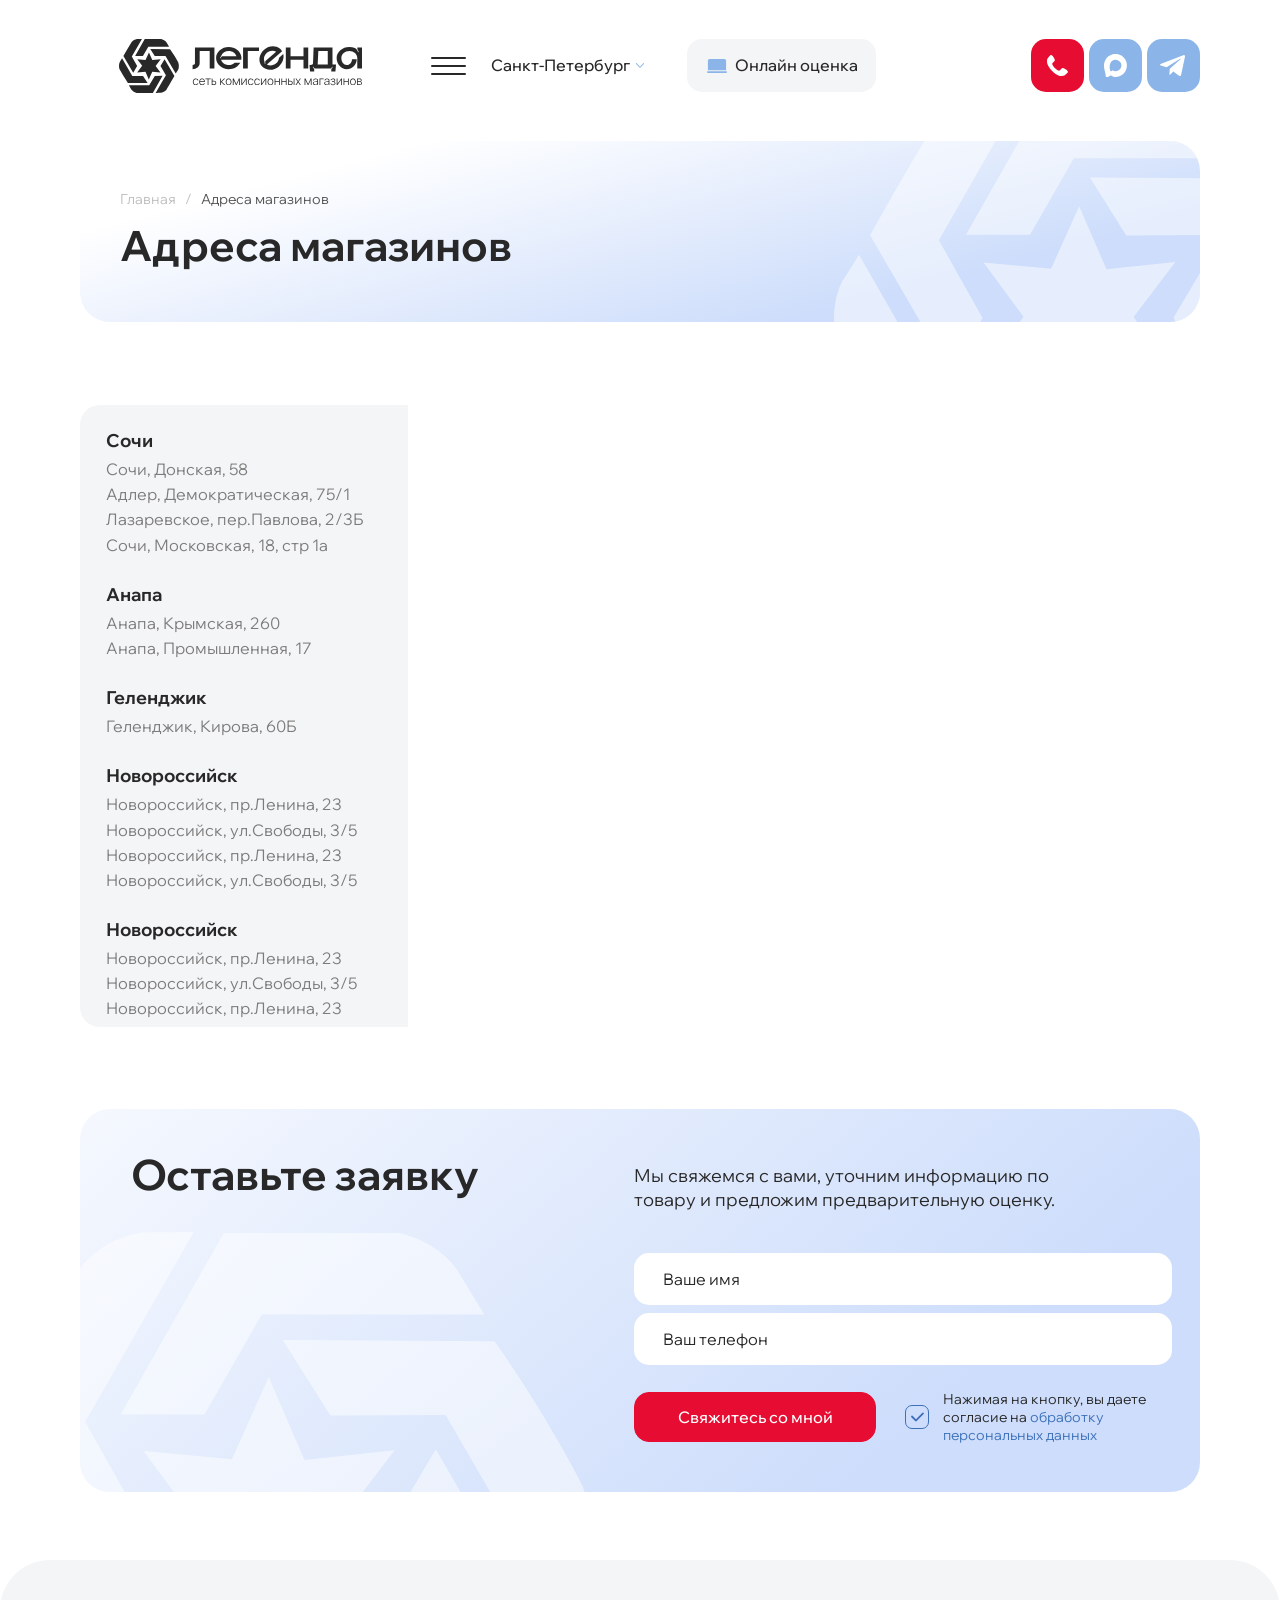
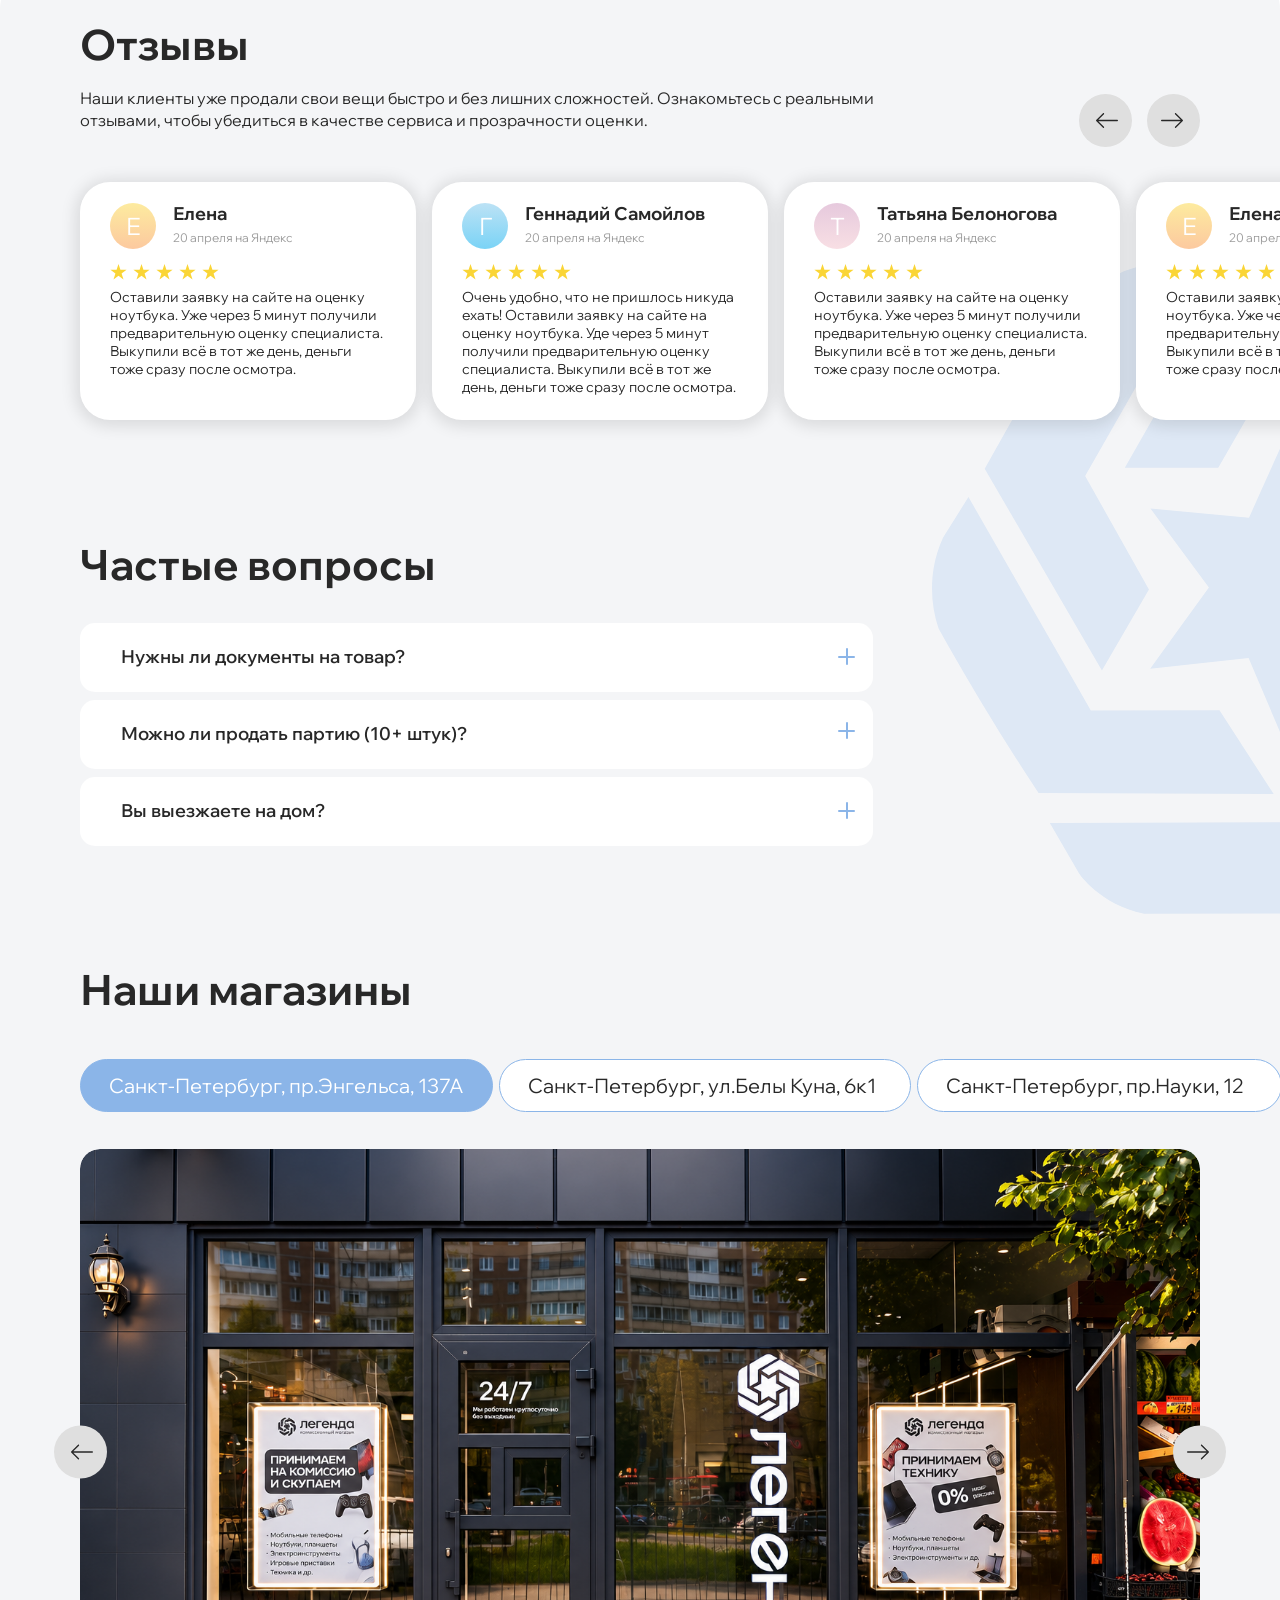
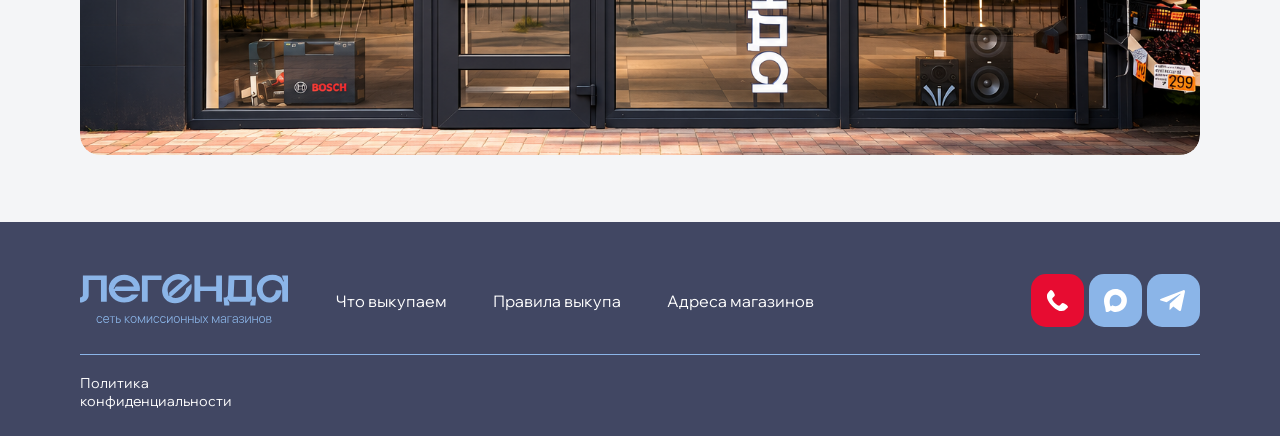
<file: addresses.html>
<!doctype html>
<html lang="ru">
  <head>
    <meta charset="UTF-8" />
    <meta name="viewport" content="width=device-width, initial-scale=1.0" />
    <title>Правила выкупа — Легенда</title>
    <link rel="stylesheet" href="modules/wix-madefor-display.css" />
    <link rel="stylesheet" href="modules/swiper-bundle.min.css" />
    <link rel="stylesheet" href="css/styles.css" />
    <script
      src="https://api-maps.yandex.ru/v3/?apikey=90f168b9-9002-4a75-ad9b-fadd23f1e34b&lang=ru_RU"
      type="text/javascript"
    ></script>
  </head>
  <body>
    <header class="header">
      <a class="header__logo" href="index.html">
        <img
          src="assets/logo-header.svg"
          width="243"
          height="54"
          alt="Легенда — комиссионный магазин"
        />
      </a>
      <button
        class="header__menu"
        type="button"
        aria-label="Меню"
        aria-expanded="false"
        aria-controls="mobile-menu"
      >
        <span></span>
        <span></span>
        <span></span>
      </button>
      <!-- Выбор города: по макету новой версии — отдельная кнопка
           сразу после бургера, видна на всех разрешениях. -->
      <button type="button" class="header__city" data-city-open>
        Санкт-Петербург
        <img
          src="assets/icon-chevron.svg"
          width="8"
          height="5"
          alt=""
          class="header__city-icon"
          aria-hidden="true"
        />
      </button>
      <div class="header__actions">
        <button type="button" class="header__action" data-eval-open>
          <img
            src="assets/icon-eval.svg"
            width="20"
            height="15"
            alt=""
            aria-hidden="true"
          />
          Онлайн оценка
        </button>
        <a class="header__action header__action--stores" href="#contacts">
          <img
            src="assets/icon-stores.svg"
            width="11"
            height="15"
            alt=""
            aria-hidden="true"
          />
          Адреса магазинов
        </a>
      </div>
      <div class="header__right">
        <!-- Второй вариант отображения: телефон в шапке по-прежнему скрыт
             (переехал в модалку «Свяжитесь с нами», data-contact-open).
             Выбор города вернулся отдельной кнопкой header__city. -->
        <!--
        <div class="header__phone-group">
          <a class="header__phone-link" href="tel:+79013260869"
            >+7 901-326-08-69</a
          >
          <button type="button" class="header__city" data-city-open>
            Санкт-Петербург
            <img
              src="assets/icon-chevron.svg"
              width="8"
              height="5"
              alt=""
              class="header__city-icon"
              aria-hidden="true"
            />
          </button>
        </div>
        -->
        <!-- Второй вариант отображения: только круглые логотипы мессенджеров. -->
        <!--
        <div class="header__socials">
          <a href="javascript:void(0)" class="header__social" aria-label="Max">
            <img src="assets/icon-max.svg" width="37" height="37" alt="" />
          </a>
          <a
            href="javascript:void(0)"
            class="header__social"
            aria-label="Telegram"
          >
            <img src="assets/icon-tg.svg" width="37" height="37" alt="" />
          </a>
        </div>
        -->
        <!-- Актуальный вариант: звонок и мессенджеры кнопками 53×53 -->
        <div class="header__socials">
          <button
            type="button"
            class="header__social header__social--phone"
            aria-label="Телефоны магазинов"
            data-contact-open
          >
            <img
              src="assets/icon-phone.svg"
              width="21"
              height="21"
              alt=""
              aria-hidden="true"
            />
          </button>
          <a href="javascript:void(0)" class="header__social" aria-label="Max">
            <img
              src="assets/icon-max-button.svg"
              width="53"
              height="53"
              alt=""
            />
          </a>
          <a
            href="javascript:void(0)"
            class="header__social"
            aria-label="Telegram"
          >
            <img src="assets/icon-tg-button.svg" width="53" height="53" alt="" />
          </a>
        </div>
      </div>
    </header>

    <div class="page">
      <section class="page-hero">
        <div class="page-hero__panel">
          <p class="page-hero__crumbs">
            <a href="index.html">Главная</a
            >&nbsp;&nbsp;&nbsp;/&nbsp;&nbsp;&nbsp;<span>Адреса магазинов</span>
          </p>
          <h1>Адреса магазинов</h1>
          <div class="page-hero__art" aria-hidden="true">
            <img
              src="assets/page-hero-art.svg"
              width="490"
              height="445"
              alt=""
            />
          </div>
        </div>
      </section>

      <section class="contacts" id="contacts">
        <div class="contacts__container">
          <div
            class="contacts__toggles"
            role="tablist"
            aria-label="Вид контактов"
          >
            <button
              type="button"
              class="contacts__toggle is-active"
              role="tab"
              aria-selected="true"
              data-contacts-view="map"
            >
              Показать на карте
            </button>
            <button
              type="button"
              class="contacts__toggle"
              role="tab"
              aria-selected="false"
              data-contacts-view="list"
            >
              Показать списком
            </button>
          </div>
          <div class="contacts__cities" data-contacts-panel="list" hidden>
            <div class="contacts-card">
              <h3 class="contacts-card__city">Сочи</h3>
              <ul class="contacts-card__list">
                <li>
                  <button
                    type="button"
                    class="contacts-card__address"
                    data-store-detail="sochi-donskaya-58"
                    data-store-coords="39.723,43.599"
                  >
                    Сочи, Донская, 58
                  </button>
                </li>
                <li>
                  <button
                    type="button"
                    class="contacts-card__address"
                    data-store-detail="adler-demokraticheskaya"
                    data-store-coords="39.924,43.437"
                  >
                    Адлер, Демократическая, 75/1
                  </button>
                </li>
                <li>
                  <button
                    type="button"
                    class="contacts-card__address"
                    data-store-detail="lazarevskoye-pavlova"
                    data-store-coords="39.331,43.909"
                  >
                    Лазаревское, пер.Павлова, 2/3Б
                  </button>
                </li>
                <li>
                  <button
                    type="button"
                    class="contacts-card__address"
                    data-store-detail="sochi-moskovskaya"
                    data-store-coords="39.725,43.585"
                  >
                    Сочи, Московская, 18, стр 1а
                  </button>
                </li>
              </ul>
            </div>
            <div class="contacts-card">
              <h3 class="contacts-card__city">Анапа</h3>
              <ul class="contacts-card__list">
                <li>
                  <button
                    type="button"
                    class="contacts-card__address"
                    data-store-detail="anapa-krymskaya"
                    data-store-coords="37.317,44.895"
                  >
                    Анапа, Крымская, 260
                  </button>
                </li>
                <li>
                  <button
                    type="button"
                    class="contacts-card__address"
                    data-store-detail="anapa-promyshlennaya"
                    data-store-coords="37.347,44.898"
                  >
                    Анапа, Промышленная, 17
                  </button>
                </li>
              </ul>
            </div>
            <div class="contacts-card">
              <h3 class="contacts-card__city">Геленджик</h3>
              <ul class="contacts-card__list">
                <li>
                  <button
                    type="button"
                    class="contacts-card__address"
                    data-store-detail="gelendzhik-kirova"
                    data-store-coords="38.077,44.562"
                  >
                    Геленджик, Кирова, 60Б
                  </button>
                </li>
              </ul>
            </div>
            <div class="contacts-card">
              <h3 class="contacts-card__city">Новороссийск</h3>
              <ul class="contacts-card__list">
                <li>
                  <button
                    type="button"
                    class="contacts-card__address"
                    data-store-detail="novorossiysk-lenina"
                    data-store-coords="37.769,44.724"
                  >
                    Новороссийск, пр.Ленина, 23
                  </button>
                </li>
                <li>
                  <button
                    type="button"
                    class="contacts-card__address"
                    data-store-detail="novorossiysk-svobody"
                    data-store-coords="37.771,44.726"
                  >
                    Новороссийск, ул.Свободы, 3/5
                  </button>
                </li>
                <li>
                  <button
                    type="button"
                    class="contacts-card__address"
                    data-store-detail="novorossiysk-lenina"
                    data-store-coords="37.769,44.724"
                  >
                    Новороссийск, пр.Ленина, 23
                  </button>
                </li>
                <li>
                  <button
                    type="button"
                    class="contacts-card__address"
                    data-store-detail="novorossiysk-svobody"
                    data-store-coords="37.771,44.726"
                  >
                    Новороссийск, ул.Свободы, 3/5
                  </button>
                </li>
              </ul>
            </div>
            <div class="contacts-card">
              <h3 class="contacts-card__city">Новороссийск</h3>
              <ul class="contacts-card__list">
                <li>
                  <button
                    type="button"
                    class="contacts-card__address"
                    data-store-detail="novorossiysk-lenina"
                    data-store-coords="37.769,44.724"
                  >
                    Новороссийск, пр.Ленина, 23
                  </button>
                </li>
                <li>
                  <button
                    type="button"
                    class="contacts-card__address"
                    data-store-detail="novorossiysk-svobody"
                    data-store-coords="37.771,44.726"
                  >
                    Новороссийск, ул.Свободы, 3/5
                  </button>
                </li>
                <li>
                  <button
                    type="button"
                    class="contacts-card__address"
                    data-store-detail="novorossiysk-lenina"
                    data-store-coords="37.769,44.724"
                  >
                    Новороссийск, пр.Ленина, 23
                  </button>
                </li>
                <li>
                  <button
                    type="button"
                    class="contacts-card__address"
                    data-store-detail="novorossiysk-svobody"
                    data-store-coords="37.771,44.726"
                  >
                    Новороссийск, ул.Свободы, 3/5
                  </button>
                </li>
              </ul>
            </div>
            <div class="contacts-card">
              <h3 class="contacts-card__city">Новороссийск</h3>
              <ul class="contacts-card__list">
                <li>
                  <button
                    type="button"
                    class="contacts-card__address"
                    data-store-detail="novorossiysk-lenina"
                    data-store-coords="37.769,44.724"
                  >
                    Новороссийск, пр.Ленина, 23
                  </button>
                </li>
                <li>
                  <button
                    type="button"
                    class="contacts-card__address"
                    data-store-detail="novorossiysk-svobody"
                    data-store-coords="37.771,44.726"
                  >
                    Новороссийск, ул.Свободы, 3/5
                  </button>
                </li>
                <li>
                  <button
                    type="button"
                    class="contacts-card__address"
                    data-store-detail="novorossiysk-lenina"
                    data-store-coords="37.769,44.724"
                  >
                    Новороссийск, пр.Ленина, 23
                  </button>
                </li>
                <li>
                  <button
                    type="button"
                    class="contacts-card__address"
                    data-store-detail="novorossiysk-svobody"
                    data-store-coords="37.771,44.726"
                  >
                    Новороссийск, ул.Свободы, 3/5
                  </button>
                </li>
              </ul>
            </div>
          </div>
          <div
            class="contacts__detail"
            data-contacts-panel="detail"
            hidden
            aria-live="polite"
          >
            <button
              type="button"
              class="contacts-detail__back"
              data-contacts-detail-back
              aria-label="Назад к списку адресов"
            >
              <svg
                width="24"
                height="24"
                viewBox="0 0 24 24"
                fill="none"
                xmlns="http://www.w3.org/2000/svg"
                aria-hidden="true"
              >
                <path
                  d="M15.41 7.41L14 6l-6 6 6 6 1.41-1.41L10.83 12l4.58-4.59Z"
                  fill="currentColor"
                />
              </svg>
            </button>

            <!-- Магазин: Сочи, Донская, 58 -->
            <div
              class="contacts-detail__store"
              data-store-detail="sochi-donskaya-58"
            >
              <h3 class="contacts-detail__title">Сочи, Донская, 58</h3>
              <p class="contacts-detail__hours">Ежедневно 10:00 - 20:00</p>
              <a class="contacts-detail__phone" href="tel:+79998880000"
                >+7 999 888-00-00</a
              >
              <p class="contacts-detail__messengers-label">
                Напишите нам в мессенджерах:
              </p>
              <div class="contacts-detail__messengers">
                <a
                  class="contacts-detail__messenger"
                  href="javascript:void(0)"
                  target="_blank"
                  rel="noopener noreferrer"
                >
                  <img
                    src="assets/icon-max.svg"
                    width="20"
                    height="20"
                    alt=""
                    aria-hidden="true"
                  />
                  Max
                </a>
                <a
                  class="contacts-detail__messenger"
                  href="javascript:void(0)"
                  target="_blank"
                  rel="noopener noreferrer"
                >
                  <img
                    src="assets/icon-tg-sm.svg"
                    width="20"
                    height="20"
                    alt=""
                    aria-hidden="true"
                  />
                  Telegram
                </a>
              </div>
              <a
                class="contacts-detail__route"
                href="https://yandex.ru/maps/?rtext=~43.599,39.723&rtt=auto"
                target="_blank"
                rel="noopener noreferrer"
              >
                Построить маршрут
              </a>
              <figure class="contacts-detail__photo">
                <img src="assets/store-1.png" alt="Магазин Сочи, Донская, 58" />
              </figure>
            </div>

            <!-- Магазин: Адлер, Демократическая, 75/1 -->
            <div
              class="contacts-detail__store"
              data-store-detail="adler-demokraticheskaya"
              hidden
            >
              <h3 class="contacts-detail__title">
                Адлер, Демократическая, 75/1
              </h3>
              <p class="contacts-detail__hours">Ежедневно 10:00 - 20:00</p>
              <a class="contacts-detail__phone" href="tel:+79998880000"
                >+7 999 888-00-00</a
              >
              <p class="contacts-detail__messengers-label">
                Напишите нам в мессенджерах:
              </p>
              <div class="contacts-detail__messengers">
                <a
                  class="contacts-detail__messenger"
                  href="javascript:void(0)"
                  target="_blank"
                  rel="noopener noreferrer"
                >
                  <img
                    src="assets/icon-max.svg"
                    width="20"
                    height="20"
                    alt=""
                    aria-hidden="true"
                  />
                  Max
                </a>
                <a
                  class="contacts-detail__messenger"
                  href="javascript:void(0)"
                  target="_blank"
                  rel="noopener noreferrer"
                >
                  <img
                    src="assets/icon-tg-sm.svg"
                    width="20"
                    height="20"
                    alt=""
                    aria-hidden="true"
                  />
                  Telegram
                </a>
              </div>
              <a
                class="contacts-detail__route"
                href="https://yandex.ru/maps/?rtext=~43.437,39.924&rtt=auto"
                target="_blank"
                rel="noopener noreferrer"
              >
                Построить маршрут
              </a>
              <figure class="contacts-detail__photo">
                <img
                  src="assets/store-2.png"
                  alt="Магазин Адлер, Демократическая, 75/1"
                />
              </figure>
            </div>

            <!-- Магазин: Лазаревское, пер.Павлова, 2/3Б -->
            <div
              class="contacts-detail__store"
              data-store-detail="lazarevskoye-pavlova"
              hidden
            >
              <h3 class="contacts-detail__title">
                Лазаревское, пер.Павлова, 2/3Б
              </h3>
              <p class="contacts-detail__hours">Ежедневно 10:00 - 20:00</p>
              <a class="contacts-detail__phone" href="tel:+79998880000"
                >+7 999 888-00-00</a
              >
              <p class="contacts-detail__messengers-label">
                Напишите нам в мессенджерах:
              </p>
              <div class="contacts-detail__messengers">
                <a
                  class="contacts-detail__messenger"
                  href="javascript:void(0)"
                  target="_blank"
                  rel="noopener noreferrer"
                >
                  <img
                    src="assets/icon-max.svg"
                    width="20"
                    height="20"
                    alt=""
                    aria-hidden="true"
                  />
                  Max
                </a>
                <a
                  class="contacts-detail__messenger"
                  href="javascript:void(0)"
                  target="_blank"
                  rel="noopener noreferrer"
                >
                  <img
                    src="assets/icon-tg-sm.svg"
                    width="20"
                    height="20"
                    alt=""
                    aria-hidden="true"
                  />
                  Telegram
                </a>
              </div>
              <a
                class="contacts-detail__route"
                href="https://yandex.ru/maps/?rtext=~43.909,39.331&rtt=auto"
                target="_blank"
                rel="noopener noreferrer"
              >
                Построить маршрут
              </a>
              <figure class="contacts-detail__photo">
                <img
                  src="assets/store-1.png"
                  alt="Магазин Лазаревское, пер.Павлова, 2/3Б"
                />
              </figure>
            </div>

            <!-- Магазин: Сочи, Московская, 18, стр 1а -->
            <div
              class="contacts-detail__store"
              data-store-detail="sochi-moskovskaya"
              hidden
            >
              <h3 class="contacts-detail__title">
                Сочи, Московская, 18, стр 1а
              </h3>
              <p class="contacts-detail__hours">Ежедневно 10:00 - 20:00</p>
              <a class="contacts-detail__phone" href="tel:+79998880000"
                >+7 999 888-00-00</a
              >
              <p class="contacts-detail__messengers-label">
                Напишите нам в мессенджерах:
              </p>
              <div class="contacts-detail__messengers">
                <a
                  class="contacts-detail__messenger"
                  href="javascript:void(0)"
                  target="_blank"
                  rel="noopener noreferrer"
                >
                  <img
                    src="assets/icon-max.svg"
                    width="20"
                    height="20"
                    alt=""
                    aria-hidden="true"
                  />
                  Max
                </a>
                <a
                  class="contacts-detail__messenger"
                  href="javascript:void(0)"
                  target="_blank"
                  rel="noopener noreferrer"
                >
                  <img
                    src="assets/icon-tg-sm.svg"
                    width="20"
                    height="20"
                    alt=""
                    aria-hidden="true"
                  />
                  Telegram
                </a>
              </div>
              <a
                class="contacts-detail__route"
                href="https://yandex.ru/maps/?rtext=~43.585,39.725&rtt=auto"
                target="_blank"
                rel="noopener noreferrer"
              >
                Построить маршрут
              </a>
              <figure class="contacts-detail__photo">
                <img
                  src="assets/store-2.png"
                  alt="Магазин Сочи, Московская, 18, стр 1а"
                />
              </figure>
            </div>

            <!-- Магазин: Анапа, Крымская, 260 -->
            <div
              class="contacts-detail__store"
              data-store-detail="anapa-krymskaya"
              hidden
            >
              <h3 class="contacts-detail__title">Анапа, Крымская, 260</h3>
              <p class="contacts-detail__hours">Ежедневно 10:00 - 20:00</p>
              <a class="contacts-detail__phone" href="tel:+79998880000"
                >+7 999 888-00-00</a
              >
              <p class="contacts-detail__messengers-label">
                Напишите нам в мессенджерах:
              </p>
              <div class="contacts-detail__messengers">
                <a
                  class="contacts-detail__messenger"
                  href="javascript:void(0)"
                  target="_blank"
                  rel="noopener noreferrer"
                >
                  <img
                    src="assets/icon-max.svg"
                    width="20"
                    height="20"
                    alt=""
                    aria-hidden="true"
                  />
                  Max
                </a>
                <a
                  class="contacts-detail__messenger"
                  href="javascript:void(0)"
                  target="_blank"
                  rel="noopener noreferrer"
                >
                  <img
                    src="assets/icon-tg-sm.svg"
                    width="20"
                    height="20"
                    alt=""
                    aria-hidden="true"
                  />
                  Telegram
                </a>
              </div>
              <a
                class="contacts-detail__route"
                href="https://yandex.ru/maps/?rtext=~44.895,37.317&rtt=auto"
                target="_blank"
                rel="noopener noreferrer"
              >
                Построить маршрут
              </a>
              <figure class="contacts-detail__photo">
                <img
                  src="assets/store-1.png"
                  alt="Магазин Анапа, Крымская, 260"
                />
              </figure>
            </div>

            <!-- Магазин: Анапа, Промышленная, 17 -->
            <div
              class="contacts-detail__store"
              data-store-detail="anapa-promyshlennaya"
              hidden
            >
              <h3 class="contacts-detail__title">Анапа, Промышленная, 17</h3>
              <p class="contacts-detail__hours">Ежедневно 10:00 - 20:00</p>
              <a class="contacts-detail__phone" href="tel:+79998880000"
                >+7 999 888-00-00</a
              >
              <p class="contacts-detail__messengers-label">
                Напишите нам в мессенджерах:
              </p>
              <div class="contacts-detail__messengers">
                <a
                  class="contacts-detail__messenger"
                  href="javascript:void(0)"
                  target="_blank"
                  rel="noopener noreferrer"
                >
                  <img
                    src="assets/icon-max.svg"
                    width="20"
                    height="20"
                    alt=""
                    aria-hidden="true"
                  />
                  Max
                </a>
                <a
                  class="contacts-detail__messenger"
                  href="javascript:void(0)"
                  target="_blank"
                  rel="noopener noreferrer"
                >
                  <img
                    src="assets/icon-tg-sm.svg"
                    width="20"
                    height="20"
                    alt=""
                    aria-hidden="true"
                  />
                  Telegram
                </a>
              </div>
              <a
                class="contacts-detail__route"
                href="https://yandex.ru/maps/?rtext=~44.898,37.347&rtt=auto"
                target="_blank"
                rel="noopener noreferrer"
              >
                Построить маршрут
              </a>
              <figure class="contacts-detail__photo">
                <img
                  src="assets/store-2.png"
                  alt="Магазин Анапа, Промышленная, 17"
                />
              </figure>
            </div>

            <!-- Магазин: Геленджик, Кирова, 60Б -->
            <div
              class="contacts-detail__store"
              data-store-detail="gelendzhik-kirova"
              hidden
            >
              <h3 class="contacts-detail__title">Геленджик, Кирова, 60Б</h3>
              <p class="contacts-detail__hours">Ежедневно 10:00 - 20:00</p>
              <a class="contacts-detail__phone" href="tel:+79998880000"
                >+7 999 888-00-00</a
              >
              <p class="contacts-detail__messengers-label">
                Напишите нам в мессенджерах:
              </p>
              <div class="contacts-detail__messengers">
                <a
                  class="contacts-detail__messenger"
                  href="javascript:void(0)"
                  target="_blank"
                  rel="noopener noreferrer"
                >
                  <img
                    src="assets/icon-max.svg"
                    width="20"
                    height="20"
                    alt=""
                    aria-hidden="true"
                  />
                  Max
                </a>
                <a
                  class="contacts-detail__messenger"
                  href="javascript:void(0)"
                  target="_blank"
                  rel="noopener noreferrer"
                >
                  <img
                    src="assets/icon-tg-sm.svg"
                    width="20"
                    height="20"
                    alt=""
                    aria-hidden="true"
                  />
                  Telegram
                </a>
              </div>
              <a
                class="contacts-detail__route"
                href="https://yandex.ru/maps/?rtext=~44.562,38.077&rtt=auto"
                target="_blank"
                rel="noopener noreferrer"
              >
                Построить маршрут
              </a>
              <figure class="contacts-detail__photo">
                <img
                  src="assets/store-1.png"
                  alt="Магазин Геленджик, Кирова, 60Б"
                />
              </figure>
            </div>

            <!-- Магазин: Новороссийск, пр.Ленина, 23 -->
            <div
              class="contacts-detail__store"
              data-store-detail="novorossiysk-lenina"
              hidden
            >
              <h3 class="contacts-detail__title">
                Новороссийск, пр.Ленина, 23
              </h3>
              <p class="contacts-detail__hours">Ежедневно 10:00 - 20:00</p>
              <a class="contacts-detail__phone" href="tel:+79998880000"
                >+7 999 888-00-00</a
              >
              <p class="contacts-detail__messengers-label">
                Напишите нам в мессенджерах:
              </p>
              <div class="contacts-detail__messengers">
                <a
                  class="contacts-detail__messenger"
                  href="javascript:void(0)"
                  target="_blank"
                  rel="noopener noreferrer"
                >
                  <img
                    src="assets/icon-max.svg"
                    width="20"
                    height="20"
                    alt=""
                    aria-hidden="true"
                  />
                  Max
                </a>
                <a
                  class="contacts-detail__messenger"
                  href="javascript:void(0)"
                  target="_blank"
                  rel="noopener noreferrer"
                >
                  <img
                    src="assets/icon-tg-sm.svg"
                    width="20"
                    height="20"
                    alt=""
                    aria-hidden="true"
                  />
                  Telegram
                </a>
              </div>
              <a
                class="contacts-detail__route"
                href="https://yandex.ru/maps/?rtext=~44.724,37.769&rtt=auto"
                target="_blank"
                rel="noopener noreferrer"
              >
                Построить маршрут
              </a>
              <figure class="contacts-detail__photo">
                <img
                  src="assets/store-2.png"
                  alt="Магазин Новороссийск, пр.Ленина, 23"
                />
              </figure>
            </div>

            <!-- Магазин: Новороссийск, ул.Свободы, 3/5 -->
            <div
              class="contacts-detail__store"
              data-store-detail="novorossiysk-svobody"
              hidden
            >
              <h3 class="contacts-detail__title">
                Новороссийск, ул.Свободы, 3/5
              </h3>
              <p class="contacts-detail__hours">Ежедневно 10:00 - 20:00</p>
              <a class="contacts-detail__phone" href="tel:+79998880000"
                >+7 999 888-00-00</a
              >
              <p class="contacts-detail__messengers-label">
                Напишите нам в мессенджерах:
              </p>
              <div class="contacts-detail__messengers">
                <a
                  class="contacts-detail__messenger"
                  href="javascript:void(0)"
                  target="_blank"
                  rel="noopener noreferrer"
                >
                  <img
                    src="assets/icon-max.svg"
                    width="20"
                    height="20"
                    alt=""
                    aria-hidden="true"
                  />
                  Max
                </a>
                <a
                  class="contacts-detail__messenger"
                  href="javascript:void(0)"
                  target="_blank"
                  rel="noopener noreferrer"
                >
                  <img
                    src="assets/icon-tg-sm.svg"
                    width="20"
                    height="20"
                    alt=""
                    aria-hidden="true"
                  />
                  Telegram
                </a>
              </div>
              <a
                class="contacts-detail__route"
                href="https://yandex.ru/maps/?rtext=~44.726,37.771&rtt=auto"
                target="_blank"
                rel="noopener noreferrer"
              >
                Построить маршрут
              </a>
              <figure class="contacts-detail__photo">
                <img
                  src="assets/store-1.png"
                  alt="Магазин Новороссийск, ул.Свободы, 3/5"
                />
              </figure>
            </div>
          </div>
          <div class="contacts__map" data-contacts-panel="map">
            <div
              id="contacts-map"
              class="contacts__map-canvas"
              role="region"
              aria-label="Карта магазинов Легенда"
            ></div>
          </div>
        </div>
      </section>

      <section class="lead" id="lead">
        <img
          class="lead__watermark"
          src="assets/lead-watermark.svg"
          width="641"
          height="583"
          alt=""
          aria-hidden="true"
        />
        <h2 class="section-title">Оставьте заявку</h2>
        <div class="lead__content">
          <p class="lead__subtitle">
            Мы свяжемся с вами, уточним информацию по товару и предложим
            предварительную оценку.
          </p>
          <form class="lead__form" action="#" method="post">
            <label class="visually-hidden" for="name">Ваше имя</label>
            <input
              class="lead__input"
              id="name"
              name="name"
              type="text"
              placeholder="Ваше имя"
              autocomplete="name"
            />
            <label class="visually-hidden" for="phone">Ваш телефон</label>
            <input
              class="lead__input"
              id="phone"
              name="phone"
              type="tel"
              placeholder="Ваш телефон"
              autocomplete="tel"
            />
            <button class="btn btn--primary lead__submit" type="submit">
              Свяжитесь со мной
            </button>
            <label class="lead__legal">
              <input
                class="lead__check"
                type="checkbox"
                name="personal-data-consent"
                checked
              />
              <svg width="24" height="24" viewBox="0 0 24 24" fill="none" xmlns="http://www.w3.org/2000/svg" xmlns:xlink="http://www.w3.org/1999/xlink" class="lead__check-icon">
<rect x="0.5" y="0.5" width="23" height="23" rx="6.5" stroke="#3D71BA"/>
<g class="lead__check-mark">
<use xlink:href="#stroke0_1538_5840" fill="#3D5EBA"/>
<mask id="stroke1_1538_5840" fill="white">
<use xlink:href="#stroke0_1538_5840"/>
</mask>
<path d="M7.62828 11.0657C7.32593 10.7634 6.83574 10.7634 6.53339 11.0657C6.23106 11.3681 6.23106 11.8583 6.53339 12.1606L10.4044 16.0316C10.7067 16.3339 11.1969 16.3339 11.4992 16.0316L18.467 9.06382C18.7693 8.76148 18.7693 8.27129 18.467 7.96894C18.1647 7.6666 17.6745 7.6666 17.3721 7.96894L10.9518 14.3893L7.62828 11.0657Z" stroke-width="16" stroke="#3D71BA" mask="url(#stroke1_1538_5840)"/>
<defs>
<path id="stroke0_1538_5840" d="M7.62828 11.0657C7.32593 10.7634 6.83574 10.7634 6.53339 11.0657C6.23106 11.3681 6.23106 11.8583 6.53339 12.1606L10.4044 16.0316C10.7067 16.3339 11.1969 16.3339 11.4992 16.0316L18.467 9.06382C18.7693 8.76148 18.7693 8.27129 18.467 7.96894C18.1647 7.6666 17.6745 7.6666 17.3721 7.96894L10.9518 14.3893L7.62828 11.0657Z" fill-rule="evenodd" clip-rule="evenodd"/>
</defs>
</g>
</svg>
              <span>
                Нажимая на кнопку, вы даете согласие на
                <a href="javascript:void(0)">обработку персональных данных</a>
              </span>
            </label>
          </form>
        </div>
      </section>

      <div class="bottom-band">
        <img
          class="bottom-band__watermark"
          src="assets/bottom-watermark.svg"
          width="716"
          height="651"
          alt=""
          aria-hidden="true"
        />
        <section class="reviews">
          <div class="reviews__header">
            <div class="reviews__title-group">
              <h2 class="section-title">Отзывы</h2>
              <p class="reviews__subtitle">
                Наши клиенты уже продали свои вещи быстро и без лишних
                сложностей. Ознакомьтесь с реальными отзывами, чтобы убедиться в
                качестве сервиса и прозрачности оценки.
              </p>
            </div>
            <div class="reviews__nav">
              <button
                class="reviews__btn reviews__btn--prev"
                type="button"
                aria-label="Предыдущий отзыв"
              >
                <svg
                  width="53"
                  height="53"
                  viewBox="0 0 53 53"
                  fill="none"
                  xmlns="http://www.w3.org/2000/svg"
                  aria-hidden="true"
                >
                  <path
                    fill-rule="evenodd"
                    clip-rule="evenodd"
                    d="M17 26.5001C17 26.3182 17.0756 26.1445 17.2014 26.0137L24.007 19.2016C24.2758 18.9325 24.711 18.9331 24.9791 19.2016C25.2479 19.47 25.2479 19.906 24.9791 20.1744L19.3464 25.812H38.3125C38.692 25.812 39 26.12 39 26.5001C39 26.8803 38.692 27.1882 38.3125 27.1882H19.3471L24.9791 32.8258C25.2479 33.0942 25.2473 33.5303 24.9791 33.7987C24.7103 34.0671 24.2751 34.0671 24.007 33.7987L17.2014 26.9866C17.0729 26.8578 17.0021 26.6807 17 26.5001Z"
                    fill="currentColor"
                  />
                </svg>
              </button>
              <button
                class="reviews__btn reviews__btn--next"
                type="button"
                aria-label="Следующий отзыв"
              >
                <svg
                  width="53"
                  height="53"
                  viewBox="0 0 53 53"
                  fill="none"
                  xmlns="http://www.w3.org/2000/svg"
                  aria-hidden="true"
                >
                  <path
                    fill-rule="evenodd"
                    clip-rule="evenodd"
                    d="M36 26.5001C36 26.3182 35.9244 26.1445 35.7986 26.0137L28.993 19.2016C28.7242 18.9325 28.289 18.9331 28.0209 19.2016C27.7521 19.47 27.7521 19.906 28.0209 20.1744L33.6536 25.812H14.6875C14.308 25.812 14 26.12 14 26.5001C14 26.8803 14.308 27.1882 14.6875 27.1882H33.6529L28.0209 32.8258C27.7521 33.0942 27.7527 33.5303 28.0209 33.7987C28.2897 34.0671 28.7249 34.0671 28.993 33.7987L35.7986 26.9866C35.9271 26.8578 35.9979 26.6807 36 26.5001Z"
                    fill="currentColor"
                  />
                </svg>
              </button>
            </div>
          </div>
          <div class="swiper reviews-swiper">
            <div class="swiper-wrapper">
              <article class="swiper-slide review-card">
                <div class="review-card__top">
                  <span
                    class="review-card__avatar review-card__avatar--yellow"
                    aria-hidden="true"
                    >Е</span
                  >
                  <div class="review-card__person">
                    <h3 class="review-card__name">Елена</h3>
                    <p class="review-card__meta">20 апреля на Яндекс</p>
                  </div>
                </div>
                <img
                  class="review-card__stars"
                  src="assets/stars.svg"
                  width="109"
                  height="17"
                  alt="5 из 5"
                />
                <p class="review-card__text">
                  Оставили заявку на сайте на оценку ноутбука. Уже через 5 минут
                  получили предварительную оценку специалиста. Выкупили всё в
                  тот же день, деньги тоже сразу после осмотра.
                </p>
              </article>
              <article class="swiper-slide review-card">
                <div class="review-card__top">
                  <span
                    class="review-card__avatar review-card__avatar--blue"
                    aria-hidden="true"
                    >Г</span
                  >
                  <div class="review-card__person">
                    <h3 class="review-card__name">Геннадий Самойлов</h3>
                    <p class="review-card__meta">20 апреля на Яндекс</p>
                  </div>
                </div>
                <img
                  class="review-card__stars"
                  src="assets/stars.svg"
                  width="109"
                  height="17"
                  alt="5 из 5"
                />
                <p class="review-card__text">
                  Очень удобно, что не пришлось никуда ехать! Оставили заявку на
                  сайте на оценку ноутбука. Уде через 5 минут получили
                  предварительную оценку специалиста. Выкупили всё в тот же
                  день, деньги тоже сразу после осмотра.
                </p>
              </article>
              <article class="swiper-slide review-card">
                <div class="review-card__top">
                  <span
                    class="review-card__avatar review-card__avatar--pink"
                    aria-hidden="true"
                    >Т</span
                  >
                  <div class="review-card__person">
                    <h3 class="review-card__name">Татьяна Белоногова</h3>
                    <p class="review-card__meta">20 апреля на Яндекс</p>
                  </div>
                </div>
                <img
                  class="review-card__stars"
                  src="assets/stars.svg"
                  width="109"
                  height="17"
                  alt="5 из 5"
                />
                <p class="review-card__text">
                  Оставили заявку на сайте на оценку ноутбука. Уже через 5 минут
                  получили предварительную оценку специалиста. Выкупили всё в
                  тот же день, деньги тоже сразу после осмотра.
                </p>
              </article>
              <article class="swiper-slide review-card">
                <div class="review-card__top">
                  <span
                    class="review-card__avatar review-card__avatar--yellow"
                    aria-hidden="true"
                    >Е</span
                  >
                  <div class="review-card__person">
                    <h3 class="review-card__name">Елена</h3>
                    <p class="review-card__meta">20 апреля на Яндекс</p>
                  </div>
                </div>
                <img
                  class="review-card__stars"
                  src="assets/stars.svg"
                  width="109"
                  height="17"
                  alt="5 из 5"
                />
                <p class="review-card__text">
                  Оставили заявку на сайте на оценку ноутбука. Уже через 5 минут
                  получили предварительную оценку специалиста. Выкупили всё в
                  тот же день, деньги тоже сразу после осмотра.
                </p>
              </article>
              <article class="swiper-slide review-card">
                <div class="review-card__top">
                  <span
                    class="review-card__avatar review-card__avatar--blue"
                    aria-hidden="true"
                    >Г</span
                  >
                  <div class="review-card__person">
                    <h3 class="review-card__name">Геннадий Самойлов</h3>
                    <p class="review-card__meta">20 апреля на Яндекс</p>
                  </div>
                </div>
                <img
                  class="review-card__stars"
                  src="assets/stars.svg"
                  width="109"
                  height="17"
                  alt="5 из 5"
                />
                <p class="review-card__text">
                  Очень удобно, что не пришлось никуда ехать! Оставили заявку на
                  сайте на оценку ноутбука. Уде через 5 минут получили
                  предварительную оценку специалиста. Выкупили всё в тот же
                  день, деньги тоже сразу после осмотра.
                </p>
              </article>
              <article class="swiper-slide review-card">
                <div class="review-card__top">
                  <span
                    class="review-card__avatar review-card__avatar--pink"
                    aria-hidden="true"
                    >Т</span
                  >
                  <div class="review-card__person">
                    <h3 class="review-card__name">Татьяна Белоногова</h3>
                    <p class="review-card__meta">20 апреля на Яндекс</p>
                  </div>
                </div>
                <img
                  class="review-card__stars"
                  src="assets/stars.svg"
                  width="109"
                  height="17"
                  alt="5 из 5"
                />
                <p class="review-card__text">
                  Оставили заявку на сайте на оценку ноутбука. Уже через 5 минут
                  получили предварительную оценку специалиста. Выкупили всё в
                  тот же день, деньги тоже сразу после осмотра.
                </p>
              </article>
            </div>
          </div>
        </section>

        <section class="faq">
          <h2 class="section-title">Частые вопросы</h2>
          <div class="faq__list">
            <details class="faq-item">
              <summary class="faq-item__summary">
                <span>Нужны ли документы на товар?</span>
                <span class="faq-item__icon" aria-hidden="true"></span>
              </summary>
              <p class="faq-item__answer">
                Да, вы можете продать партию техники (от 10 штук). Мы организуем
                вывоз, проведём оценку на месте и выплатим деньги сразу после
                согласования цены.
              </p>
            </details>
            <details class="faq-item">
              <summary class="faq-item__summary faq-item__summary--multiline">
                <span>Можно ли продать партию (10+ штук)?</span>
                <span class="faq-item__icon" aria-hidden="true"></span>
              </summary>
              <p class="faq-item__answer">
                Да, вы можете продать партию техники (от 10 штук). Мы организуем
                вывоз, проведём оценку на месте и выплатим деньги сразу после
                согласования цены.
              </p>
            </details>
            <details class="faq-item">
              <summary class="faq-item__summary">
                <span>Вы выезжаете на дом?</span>
                <span class="faq-item__icon" aria-hidden="true"></span>
              </summary>
              <p class="faq-item__answer">
                Да, вы можете продать партию техники (от 10 штук). Мы организуем
                вывоз, проведём оценку на месте и выплатим деньги сразу после
                согласования цены.
              </p>
            </details>
          </div>
        </section>

        <section class="stores" id="stores">
          <h2 class="section-title">Наши магазины</h2>
          <div class="swiper stores-tabs-swiper">
            <div
              class="swiper-wrapper"
              role="tablist"
              aria-label="Адреса магазинов"
            >
              <div class="swiper-slide">
                <button
                  class="stores__tab is-active"
                  type="button"
                  role="tab"
                  aria-selected="true"
                  data-store="0"
                >
                  Санкт-Петербург, пр.Энгельса, 137А
                </button>
              </div>
              <div class="swiper-slide">
                <button
                  class="stores__tab"
                  type="button"
                  role="tab"
                  aria-selected="false"
                  data-store="1"
                >
                  Санкт-Петербург, ул.Белы Куна, 6к1
                </button>
              </div>
              <div class="swiper-slide">
                <button
                  class="stores__tab"
                  type="button"
                  role="tab"
                  aria-selected="false"
                  data-store="2"
                >
                  Санкт-Петербург, пр.Науки, 12
                </button>
              </div>
            </div>
          </div>
          <div class="stores__galleries">
            <button
              class="stores__btn stores__btn--prev"
              type="button"
              aria-label="Предыдущее фото"
            >
              <svg
                width="53"
                height="53"
                viewBox="0 0 53 53"
                fill="none"
                xmlns="http://www.w3.org/2000/svg"
                aria-hidden="true"
              >
                <path
                  fill-rule="evenodd"
                  clip-rule="evenodd"
                  d="M17 26.5001C17 26.3182 17.0756 26.1445 17.2014 26.0137L24.007 19.2016C24.2758 18.9325 24.711 18.9331 24.9791 19.2016C25.2479 19.47 25.2479 19.906 24.9791 20.1744L19.3464 25.812H38.3125C38.692 25.812 39 26.12 39 26.5001C39 26.8803 38.692 27.1882 38.3125 27.1882H19.3471L24.9791 32.8258C25.2479 33.0942 25.2473 33.5303 24.9791 33.7987C24.7103 34.0671 24.2751 34.0671 24.007 33.7987L17.2014 26.9866C17.0729 26.8578 17.0021 26.6807 17 26.5001Z"
                  fill="currentColor"
                />
              </svg>
            </button>
            <button
              class="stores__btn stores__btn--next"
              type="button"
              aria-label="Следующее фото"
            >
              <svg
                width="53"
                height="53"
                viewBox="0 0 53 53"
                fill="none"
                xmlns="http://www.w3.org/2000/svg"
                aria-hidden="true"
              >
                <path
                  fill-rule="evenodd"
                  clip-rule="evenodd"
                  d="M36 26.5001C36 26.3182 35.9244 26.1445 35.7986 26.0137L28.993 19.2016C28.7242 18.9325 28.289 18.9331 28.0209 19.2016C27.7521 19.47 27.7521 19.906 28.0209 20.1744L33.6536 25.812H14.6875C14.308 25.812 14 26.12 14 26.5001C14 26.8803 14.308 27.1882 14.6875 27.1882H33.6529L28.0209 32.8258C27.7521 33.0942 27.7527 33.5303 28.0209 33.7987C28.2897 34.0671 28.7249 34.0671 28.993 33.7987L35.7986 26.9866C35.9271 26.8578 35.9979 26.6807 36 26.5001Z"
                  fill="currentColor"
                />
              </svg>
            </button>
            <!-- Магазин 1 -->
            <div class="swiper stores-photos-swiper is-active" data-gallery="0">
              <div class="swiper-wrapper">
                <figure class="swiper-slide stores__photo">
                  <img
                    src="assets/store-1.png"
                    alt="Магазин на пр. Энгельса, 137А - Фото 1"
                  />
                </figure>
                <figure class="swiper-slide stores__photo">
                  <img
                    src="assets/store-2.png"
                    alt="Магазин на пр. Энгельса, 137А - Фото 2"
                  />
                </figure>
              </div>
            </div>
            <!-- Магазин 2 -->
            <div
              class="swiper stores-photos-swiper"
              data-gallery="1"
              style="display: none"
            >
              <div class="swiper-wrapper">
                <figure class="swiper-slide stores__photo">
                  <img
                    src="assets/store-2.png"
                    alt="Магазин на ул. Белы Куна, 6к1 - Фото 1"
                  />
                </figure>
                <figure class="swiper-slide stores__photo">
                  <img
                    src="assets/store-1.png"
                    alt="Магазин на ул. Белы Куна, 6к1 - Фото 2"
                  />
                </figure>
              </div>
            </div>
            <!-- Магазин 3 -->
            <div
              class="swiper stores-photos-swiper"
              data-gallery="2"
              style="display: none"
            >
              <div class="swiper-wrapper">
                <figure class="swiper-slide stores__photo">
                  <img
                    src="assets/store-1.png"
                    alt="Магазин на пр. Науки, 12 - Фото 1"
                  />
                </figure>
                <figure class="swiper-slide stores__photo">
                  <img
                    src="assets/store-2.png"
                    alt="Магазин на пр. Науки, 12 - Фото 2"
                  />
                </figure>
              </div>
            </div>
          </div>
        </section>
      </div>

      <footer class="footer">
        <a class="footer__logo" href="index.html">
          <img
            src="assets/logo-footer.svg"
            width="227"
            height="53"
            alt="Легенда"
          />
        </a>
        <div class="footer__contacts">
          <!-- Второй вариант отображения: телефон и круглые логотипы. -->
          <!--
          <a class="footer__phone" href="tel:+79013260869">+7 901-326-08-69</a>
          <div class="footer__socials">
            <a
              class="footer__social"
              href="javascript:void(0)"
              aria-label="Max"
            >
              <img src="assets/icon-max.svg" width="31" height="31" alt="" />
            </a>
            <a
              class="footer__social"
              href="javascript:void(0)"
              aria-label="Telegram"
            >
              <img src="assets/icon-tg.svg" width="31" height="31" alt="" />
            </a>
          </div>
          -->
          <!-- Актуальный вариант: кнопки как в шапке (звонок + мессенджеры) -->
          <div class="footer__socials">
            <button
              type="button"
              class="footer__social footer__social--phone"
              aria-label="Телефоны магазинов"
              data-contact-open
            >
              <img
                src="assets/icon-phone.svg"
                width="21"
                height="21"
                alt=""
                aria-hidden="true"
              />
            </button>
            <a
              class="footer__social"
              href="javascript:void(0)"
              aria-label="Max"
            >
              <img
                src="assets/icon-max-button.svg"
                width="53"
                height="53"
                alt=""
              />
            </a>
            <a
              class="footer__social"
              href="javascript:void(0)"
              aria-label="Telegram"
            >
              <img
                src="assets/icon-tg-button.svg"
                width="53"
                height="53"
                alt=""
              />
            </a>
          </div>
        </div>
        <nav class="footer__nav">
          <a href="#categories">Что выкупаем</a>
          <a href="rules.html">Правила выкупа</a>
          <a href="#contacts">Адреса магазинов</a>
        </nav>
        <div class="footer__line"></div>
        <a class="footer__policy" href="privacy.html"
          >Политика конфиденциальности</a
        >
      </footer>
    </div>

    <div
      class="mobile-menu"
      id="mobile-menu"
      role="dialog"
      aria-modal="true"
      aria-label="Меню"
      aria-hidden="true"
    >
      <button
        class="mobile-menu__backdrop"
        type="button"
        aria-label="Закрыть меню"
        tabindex="-1"
      ></button>
      <div class="mobile-menu__panel">
        <img
          class="mobile-menu__watermark"
          src="assets/menu-watermark.svg"
          width="519"
          height="465"
          alt=""
          aria-hidden="true"
        />
        <div class="mobile-menu__content">
          <div class="mobile-menu__extras">
            <!-- Выбор города в мобильном меню не показываем: кнопка
                 вернулась в шапку (header__city, на всех ширинах). -->
            <!--
            <button type="button" class="mobile-menu__city" data-city-open>
              Санкт-Петербург
              <img
                src="assets/icon-chevron.svg"
                width="8"
                height="5"
                alt=""
                aria-hidden="true"
              />
            </button>
            -->
            <button type="button" class="mobile-menu__eval" data-eval-open>
              <img
                src="assets/icon-eval.svg"
                width="20"
                height="15"
                alt=""
                aria-hidden="true"
              />
              Онлайн оценка
            </button>
          </div>
          <nav class="mobile-menu__nav">
            <a href="#contacts">Адреса магазинов</a>
            <a href="#categories">Что выкупаем</a>
            <a href="rules.html">Правила выкупа</a>
            <a href="#approach">О нас</a>
          </nav>
          <div class="mobile-menu__footer">
            <!-- Второй вариант отображения: телефон в подвале меню.
                 По макету скрыт — номер переехал в модалку
                 «Свяжитесь с нами» (кнопка звонка рядом с соцсетями). -->
            <!--
            <a class="mobile-menu__phone" href="tel:+79013260869"
              >+7 901-326-08-69</a
            >
            -->
            <div class="mobile-menu__socials">
              <button
                type="button"
                class="mobile-menu__social mobile-menu__social--phone"
                aria-label="Телефоны магазинов"
                data-contact-open
              >
                <img
                  src="assets/icon-phone.svg"
                  width="21"
                  height="21"
                  alt=""
                  aria-hidden="true"
                />
              </button>
              <!-- Второй вариант отображения: пилюли с надписями Max и Telegram. -->
              <!--
              <a
                href="javascript:void(0)"
                class="mobile-menu__social"
                aria-label="Max"
              >
                <img src="assets/icon-max.svg" width="31" height="31" alt="" />
                <span>Max</span>
              </a>
              <a
                href="javascript:void(0)"
                class="mobile-menu__social"
                aria-label="Telegram"
              >
                <img src="assets/icon-tg.svg" width="31" height="31" alt="" />
                <span>Telegram</span>
              </a>
              -->
              <!-- Актуальный вариант: квадратные кнопки 53×53, как в шапке -->
              <a
                href="javascript:void(0)"
                class="mobile-menu__social"
                aria-label="Max"
              >
                <img
                  src="assets/icon-max-button.svg"
                  width="53"
                  height="53"
                  alt=""
                />
              </a>
              <a
                href="javascript:void(0)"
                class="mobile-menu__social"
                aria-label="Telegram"
              >
                <img
                  src="assets/icon-tg-button.svg"
                  width="53"
                  height="53"
                  alt=""
                />
              </a>
            </div>
          </div>
        </div>
      </div>
    </div>

    <div
      class="city-modal"
      id="city-modal"
      role="dialog"
      aria-modal="true"
      aria-labelledby="city-modal-title"
      aria-hidden="true"
    >
      <div class="city-modal__backdrop" data-city-close></div>
      <div class="city-modal__scroll">
        <div class="city-modal__dialog" role="document">
          <img
            class="city-modal__watermark"
            src="assets/menu-watermark.svg"
            width="519"
            height="465"
            alt=""
            aria-hidden="true"
          />
          <button
            class="city-modal__close"
            type="button"
            aria-label="Закрыть"
            data-city-close
          >
            <span class="city-modal__close-icon" aria-hidden="true"></span>
          </button>
          <h2 class="city-modal__title" id="city-modal-title">Выбор города</h2>
          <nav class="city-modal__list" aria-label="Города">
            <a
              class="city-modal__option"
              href="javascript:void(0)"
              data-city="moskva"
              >Москва</a
            >
            <a
              class="city-modal__option"
              href="javascript:void(0)"
              data-city="sankt-peterburg"
              >Санкт-Петербург</a
            >
            <a
              class="city-modal__option"
              href="javascript:void(0)"
              data-city="sochi"
              >Сочи</a
            >
            <a
              class="city-modal__option"
              href="javascript:void(0)"
              data-city="lazarevskoye"
              >Лазаревское</a
            >
            <a
              class="city-modal__option"
              href="javascript:void(0)"
              data-city="novorossiysk"
              >Новороссийск</a
            >
            <a
              class="city-modal__option"
              href="javascript:void(0)"
              data-city="anapa"
              >Анапа</a
            >
            <a
              class="city-modal__option"
              href="javascript:void(0)"
              data-city="nevinnomyssk"
              >Невинномысск</a
            >
            <a
              class="city-modal__option"
              href="javascript:void(0)"
              data-city="pyatigorsk"
              >Пятигорск</a
            >
            <a
              class="city-modal__option"
              href="javascript:void(0)"
              data-city="adler"
              >Адлер</a
            >
            <a
              class="city-modal__option"
              href="javascript:void(0)"
              data-city="stavropol"
              >Ставрополь</a
            >
            <a
              class="city-modal__option"
              href="javascript:void(0)"
              data-city="gelendzhik"
              >Геленджик</a
            >
          </nav>
        </div>
      </div>
    </div>

    <div
      class="eval-modal"
      id="eval-modal"
      role="dialog"
      aria-modal="true"
      aria-labelledby="eval-modal-title"
      aria-hidden="true"
    >
      <div class="eval-modal__backdrop" data-eval-close></div>
      <div class="eval-modal__scroll">
        <div class="eval-modal__dialog" role="document">
          <button
            class="eval-modal__close"
            type="button"
            aria-label="Закрыть"
            data-eval-close
          >
            <span class="eval-modal__close-icon" aria-hidden="true"></span>
          </button>
          <h2 class="eval-modal__title" id="eval-modal-title">
            <span class="eval-modal__title-line">Онлайн оценка</span>
            <span class="eval-modal__title-line">техники</span>
          </h2>
          <p class="eval-modal__subtitle">
            Оставьте заявку на оценку, мы свяжемся с вами в ближайшее время
          </p>
          <form class="eval-modal__form" action="#" method="post">
            <div class="eval-modal__fields">
              <div class="eval-modal__field">
                <label class="eval-modal__label" for="eval-name"
                  >Ваше имя</label
                >
                <input
                  class="eval-modal__input"
                  id="eval-name"
                  name="name"
                  type="text"
                  placeholder="Введите имя"
                  autocomplete="name"
                />
              </div>
              <div class="eval-modal__field">
                <label class="eval-modal__label" for="eval-phone"
                  >Телефон</label
                >
                <input
                  class="eval-modal__input"
                  id="eval-phone"
                  name="phone"
                  type="tel"
                  placeholder="+7 (___)___-__-__"
                  autocomplete="tel"
                />
              </div>
              <div class="eval-modal__field">
                <label class="eval-modal__label" for="eval-city"
                  >Ваш город</label
                >
                <div class="eval-modal__select-wrap">
                  <select
                    class="eval-modal__input eval-modal__select"
                    id="eval-city"
                    name="city"
                    required
                  >
                    <option value="" selected disabled>Выберите город</option>
                    <option value="sankt-peterburg">Санкт-Петербург</option>
                    <option value="sochi">Сочи</option>
                    <option value="anapa">Анапа</option>
                    <option value="gelendzhik">Геленджик</option>
                    <option value="novorossiysk">Новороссийск</option>
                  </select>
                </div>
              </div>
              <div class="eval-modal__field">
                <label class="eval-modal__label" for="eval-product"
                  >Наименование товара</label
                >
                <input
                  class="eval-modal__input"
                  id="eval-product"
                  name="product"
                  type="text"
                  placeholder="Бренд, марка, модель"
                />
              </div>
              <div class="eval-modal__field eval-modal__field--full">
                <label class="eval-modal__label" for="eval-description"
                  >Описание товара</label
                >
                <textarea
                  class="eval-modal__input eval-modal__textarea"
                  id="eval-description"
                  name="description"
                  placeholder="Состояние, комплектность, характеристики"
                ></textarea>
              </div>
              <div class="eval-modal__field">
                <label class="eval-modal__label" for="eval-price"
                  >Желаемая стоимость</label
                >
                <input
                  class="eval-modal__input"
                  id="eval-price"
                  name="price"
                  type="text"
                  inputmode="numeric"
                  placeholder="Введите сумму"
                />
              </div>
              <div class="eval-modal__field">
                <label class="eval-modal__label" for="eval-photos"
                  >Фотографии (максимально 3 фото)</label
                >
                <div class="eval-modal__upload">
                  <label class="eval-modal__upload-label">
                    <input
                      class="visually-hidden"
                      id="eval-photos"
                      name="photos"
                      type="file"
                      accept="image/*"
                      multiple
                    />
                    <span class="eval-modal__upload-text"
                      >Загрузите или перетащите фото</span
                    >
                    <span class="eval-modal__upload-icon" aria-hidden="true">
                      <img
                        class="eval-modal__upload-icon-bg"
                        src="assets/modal-camera-bg.svg"
                        width="33"
                        height="33"
                        alt=""
                      />
                      <img
                        class="eval-modal__upload-icon-cam"
                        src="assets/modal-camera.svg"
                        width="17"
                        height="15"
                        alt=""
                      />
                    </span>
                  </label>
                  <ul
                    class="eval-modal__previews"
                    data-eval-previews
                    hidden
                  ></ul>
                </div>
              </div>
            </div>
            <label class="eval-modal__legal">
              <input type="checkbox" class="eval-modal__check" checked />
              <svg width="24" height="24" viewBox="0 0 24 24" fill="none" xmlns="http://www.w3.org/2000/svg" xmlns:xlink="http://www.w3.org/1999/xlink" class="eval-modal__check-icon">
<rect x="0.5" y="0.5" width="23" height="23" rx="6.5" stroke="#3D71BA"/>
<g class="eval-modal__check-mark">
<use xlink:href="#stroke0_eval_5840" fill="#3D5EBA"/>
<mask id="stroke1_eval_5840" fill="white">
<use xlink:href="#stroke0_eval_5840"/>
</mask>
<path d="M7.62828 11.0657C7.32593 10.7634 6.83574 10.7634 6.53339 11.0657C6.23106 11.3681 6.23106 11.8583 6.53339 12.1606L10.4044 16.0316C10.7067 16.3339 11.1969 16.3339 11.4992 16.0316L18.467 9.06382C18.7693 8.76148 18.7693 8.27129 18.467 7.96894C18.1647 7.6666 17.6745 7.6666 17.3721 7.96894L10.9518 14.3893L7.62828 11.0657Z" stroke-width="16" stroke="#3D71BA" mask="url(#stroke1_eval_5840)"/>
<defs>
<path id="stroke0_eval_5840" d="M7.62828 11.0657C7.32593 10.7634 6.83574 10.7634 6.53339 11.0657C6.23106 11.3681 6.23106 11.8583 6.53339 12.1606L10.4044 16.0316C10.7067 16.3339 11.1969 16.3339 11.4992 16.0316L18.467 9.06382C18.7693 8.76148 18.7693 8.27129 18.467 7.96894C18.1647 7.6666 17.6745 7.6666 17.3721 7.96894L10.9518 14.3893L7.62828 11.0657Z" fill-rule="evenodd" clip-rule="evenodd"/>
</defs>
</g>
</svg>
              Нажимая на кнопку, вы соглашаетесь с
              <a href="javascript:void(0)">политикой конфиденциальности</a>
            </label>
            <button class="btn btn--primary eval-modal__submit" type="submit">
              Оставить заявку
            </button>
          </form>
        </div>
      </div>
    </div>

    <div
      class="contact-modal"
      id="contact-modal"
      role="dialog"
      aria-modal="true"
      aria-labelledby="contact-modal-title"
      aria-hidden="true"
    >
      <div class="contact-modal__backdrop" data-contact-close></div>
      <div class="contact-modal__scroll">
        <div class="contact-modal__dialog" role="document">
          <button
            class="contact-modal__close"
            type="button"
            aria-label="Закрыть"
            data-contact-close
          >
            <span class="contact-modal__close-icon" aria-hidden="true"></span>
          </button>
          <h2 class="contact-modal__title" id="contact-modal-title">
            Свяжитесь с нами
          </h2>
          <ul class="contact-modal__list">
            <li class="contact-modal__item">
              <figure class="contact-modal__photo">
                <img src="assets/store-1.png" alt="Магазин Легенда" />
              </figure>
              <div class="contact-modal__info">
                <h3 class="contact-modal__address">г. Сочи, ул. Донская, 58</h3>
                <a class="contact-modal__phone" href="tel:+79998868687"
                  >+7-999-886-86-87</a
                >
              </div>
            </li>
            <li class="contact-modal__item">
              <figure class="contact-modal__photo">
                <img src="assets/store-2.png" alt="Магазин Легенда" />
              </figure>
              <div class="contact-modal__info">
                <h3 class="contact-modal__address">
                  г. Сочи, ул. Московская, д. 18, стр. 1А
                </h3>
                <a class="contact-modal__phone" href="tel:+79998868687"
                  >+7-999-886-86-87</a
                >
              </div>
            </li>
            <li class="contact-modal__item">
              <figure class="contact-modal__photo">
                <img src="assets/store-1.png" alt="Магазин Легенда" />
              </figure>
              <div class="contact-modal__info">
                <h3 class="contact-modal__address">
                  Р-н Адлер, ул. Демократическая, д. 75/1
                </h3>
                <a class="contact-modal__phone" href="tel:+79998868687"
                  >+7-999-886-86-87</a
                >
              </div>
            </li>
            <li class="contact-modal__item">
              <figure class="contact-modal__photo">
                <img src="assets/store-2.png" alt="Магазин Легенда" />
              </figure>
              <div class="contact-modal__info">
                <h3 class="contact-modal__address">
                  Р-н Адлер, ул. Демократическая, д. 75/1
                </h3>
                <a class="contact-modal__phone" href="tel:+79998868687"
                  >+7-999-886-86-87</a
                >
              </div>
            </li>
            <li class="contact-modal__item">
              <figure class="contact-modal__photo">
                <img src="assets/store-1.png" alt="Магазин Легенда" />
              </figure>
              <div class="contact-modal__info">
                <h3 class="contact-modal__address">
                  г. Сочи, ул. Московская, д. 18, стр. 1А
                </h3>
                <a class="contact-modal__phone" href="tel:+79998868687"
                  >+7-999-886-86-87</a
                >
              </div>
            </li>
          </ul>
        </div>
      </div>
    </div>

    <script src="modules/jquery.min.js"></script>
    <script src="modules/swiper-bundle.min.js"></script>
    <script src="js/main.js"></script>
  </body>
</html>
</file>
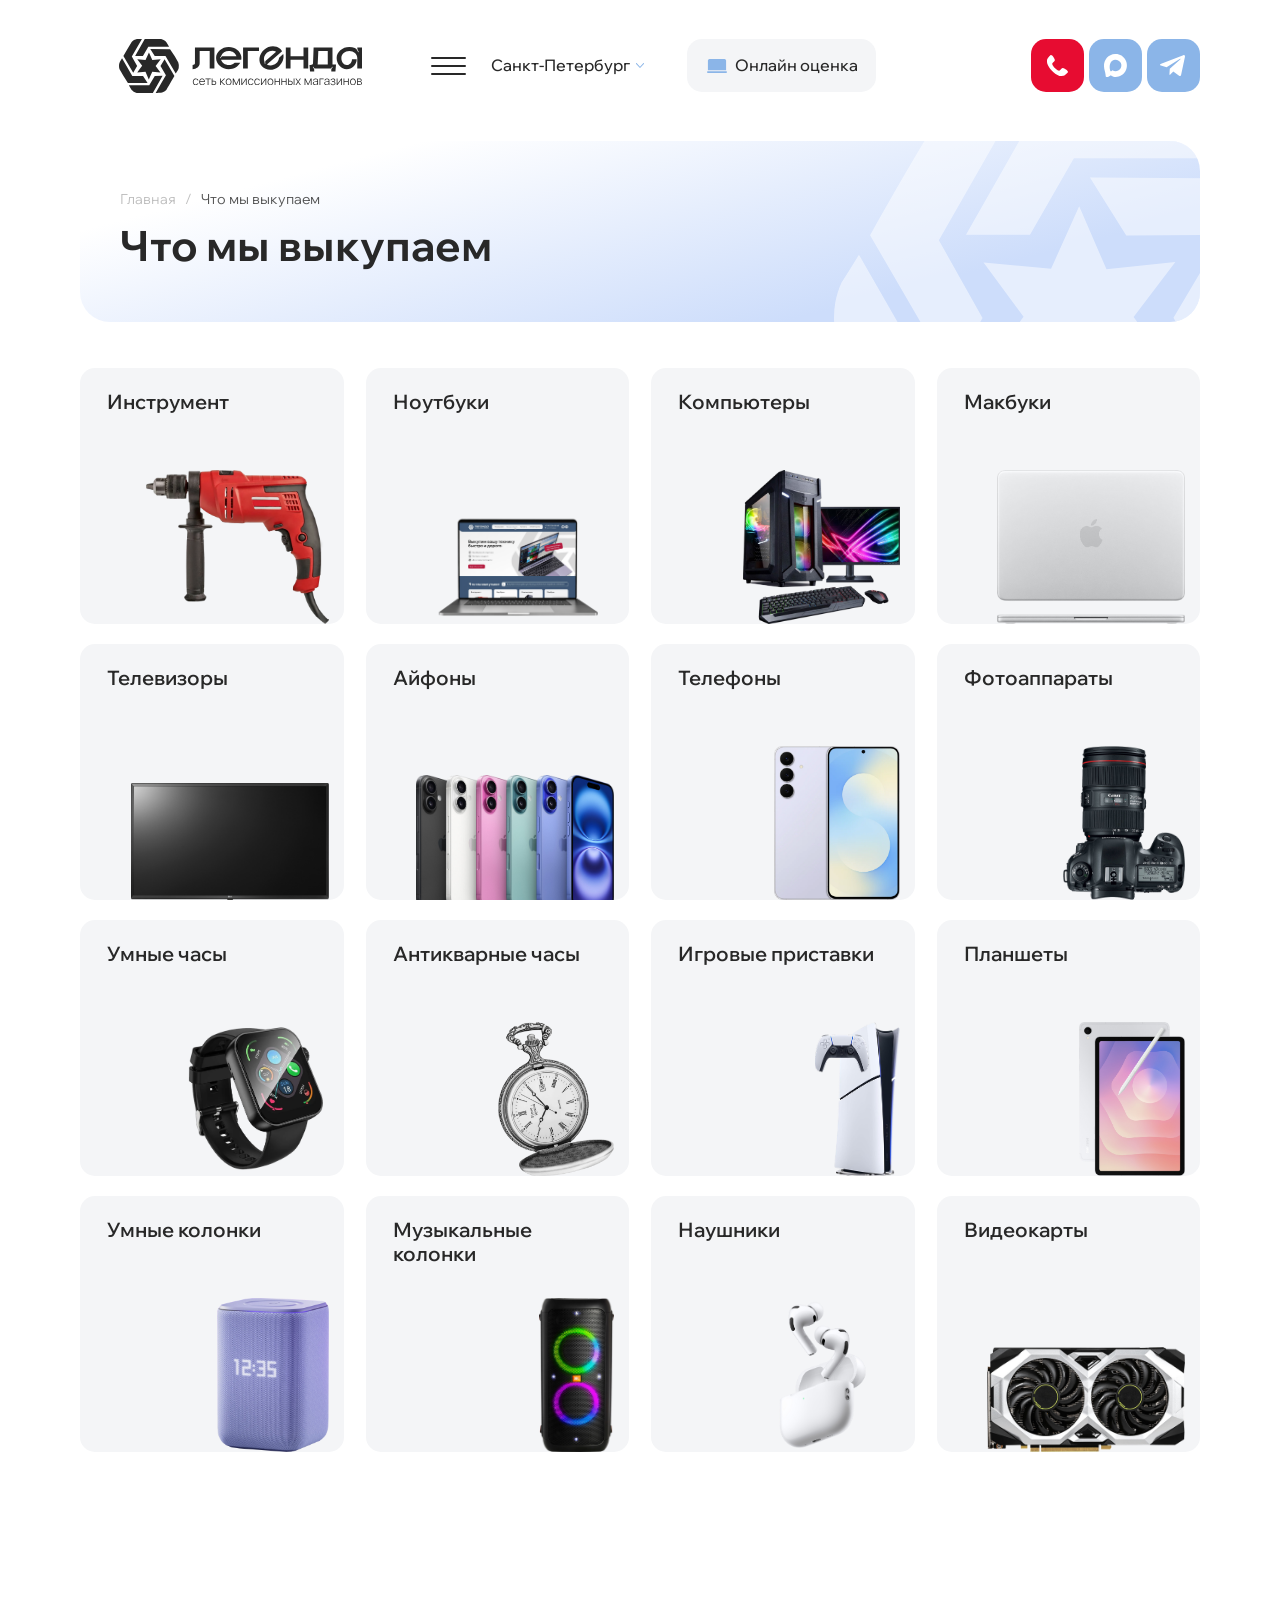
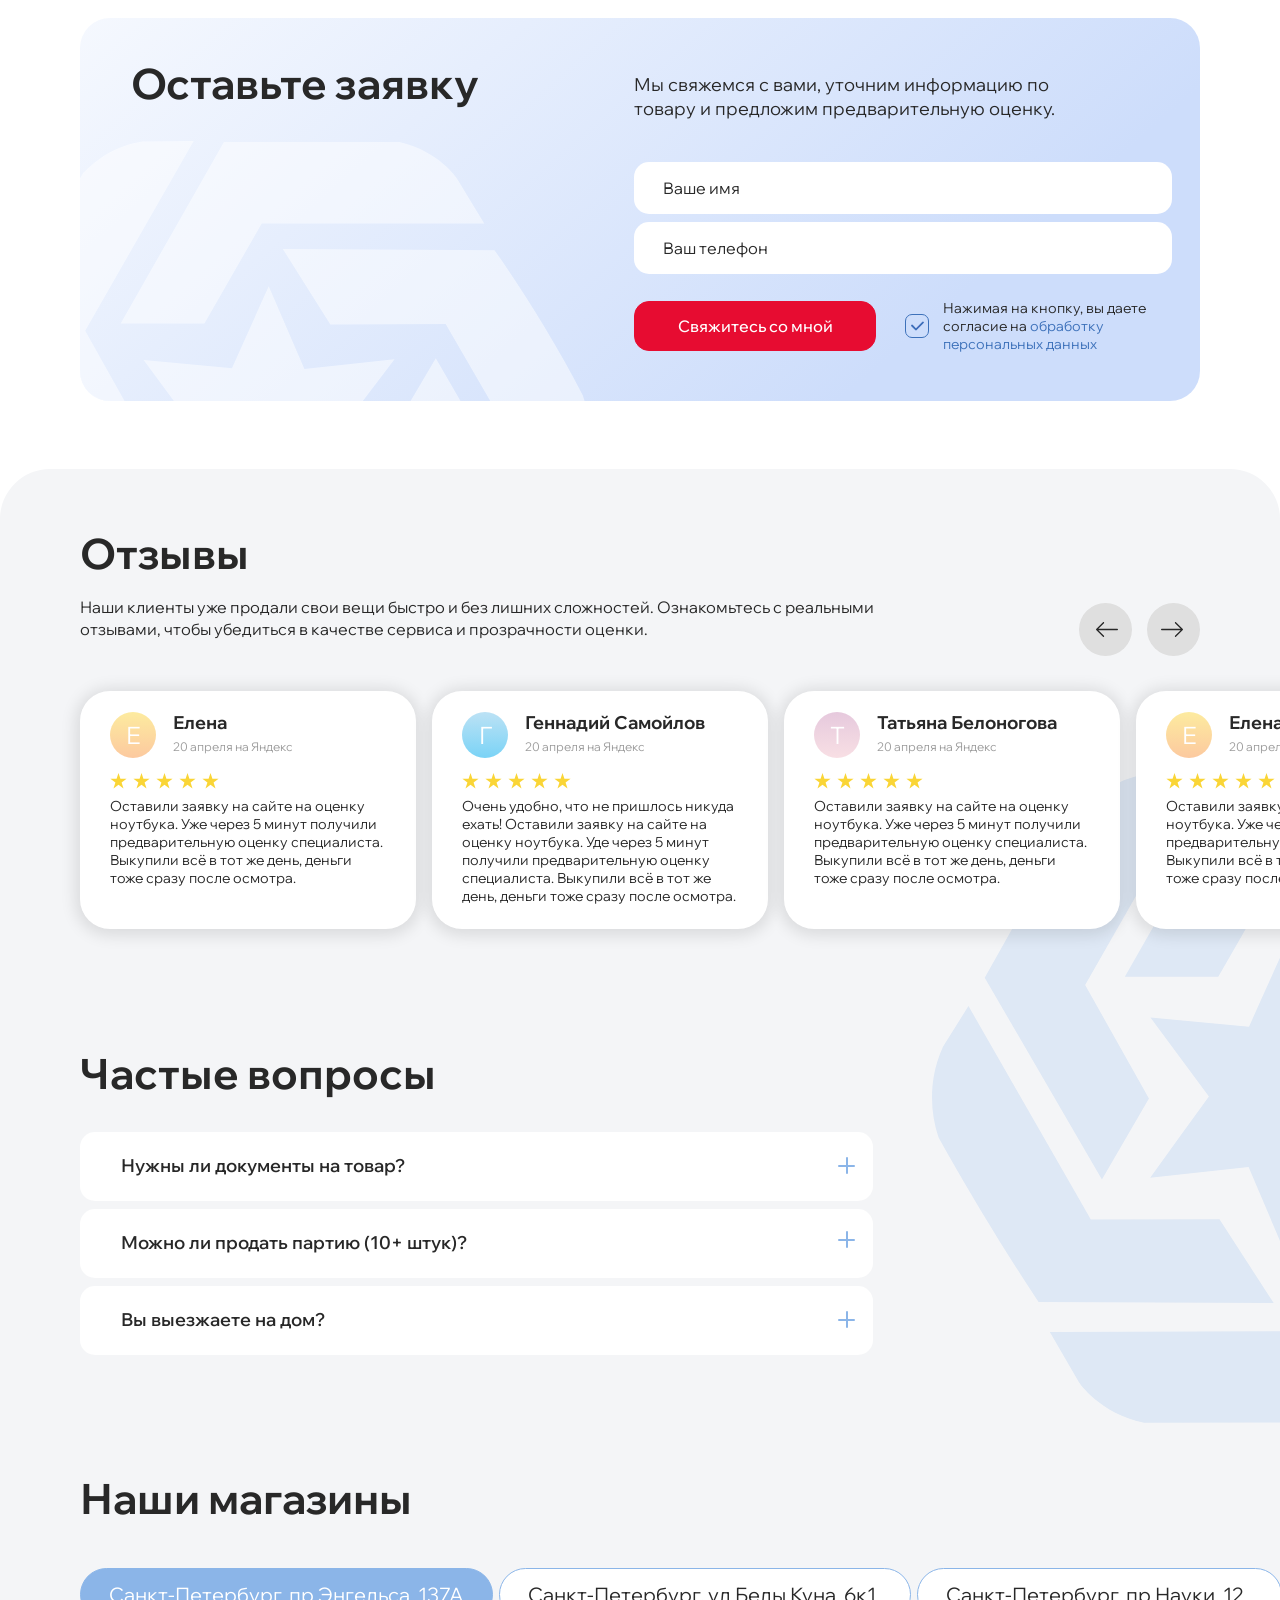
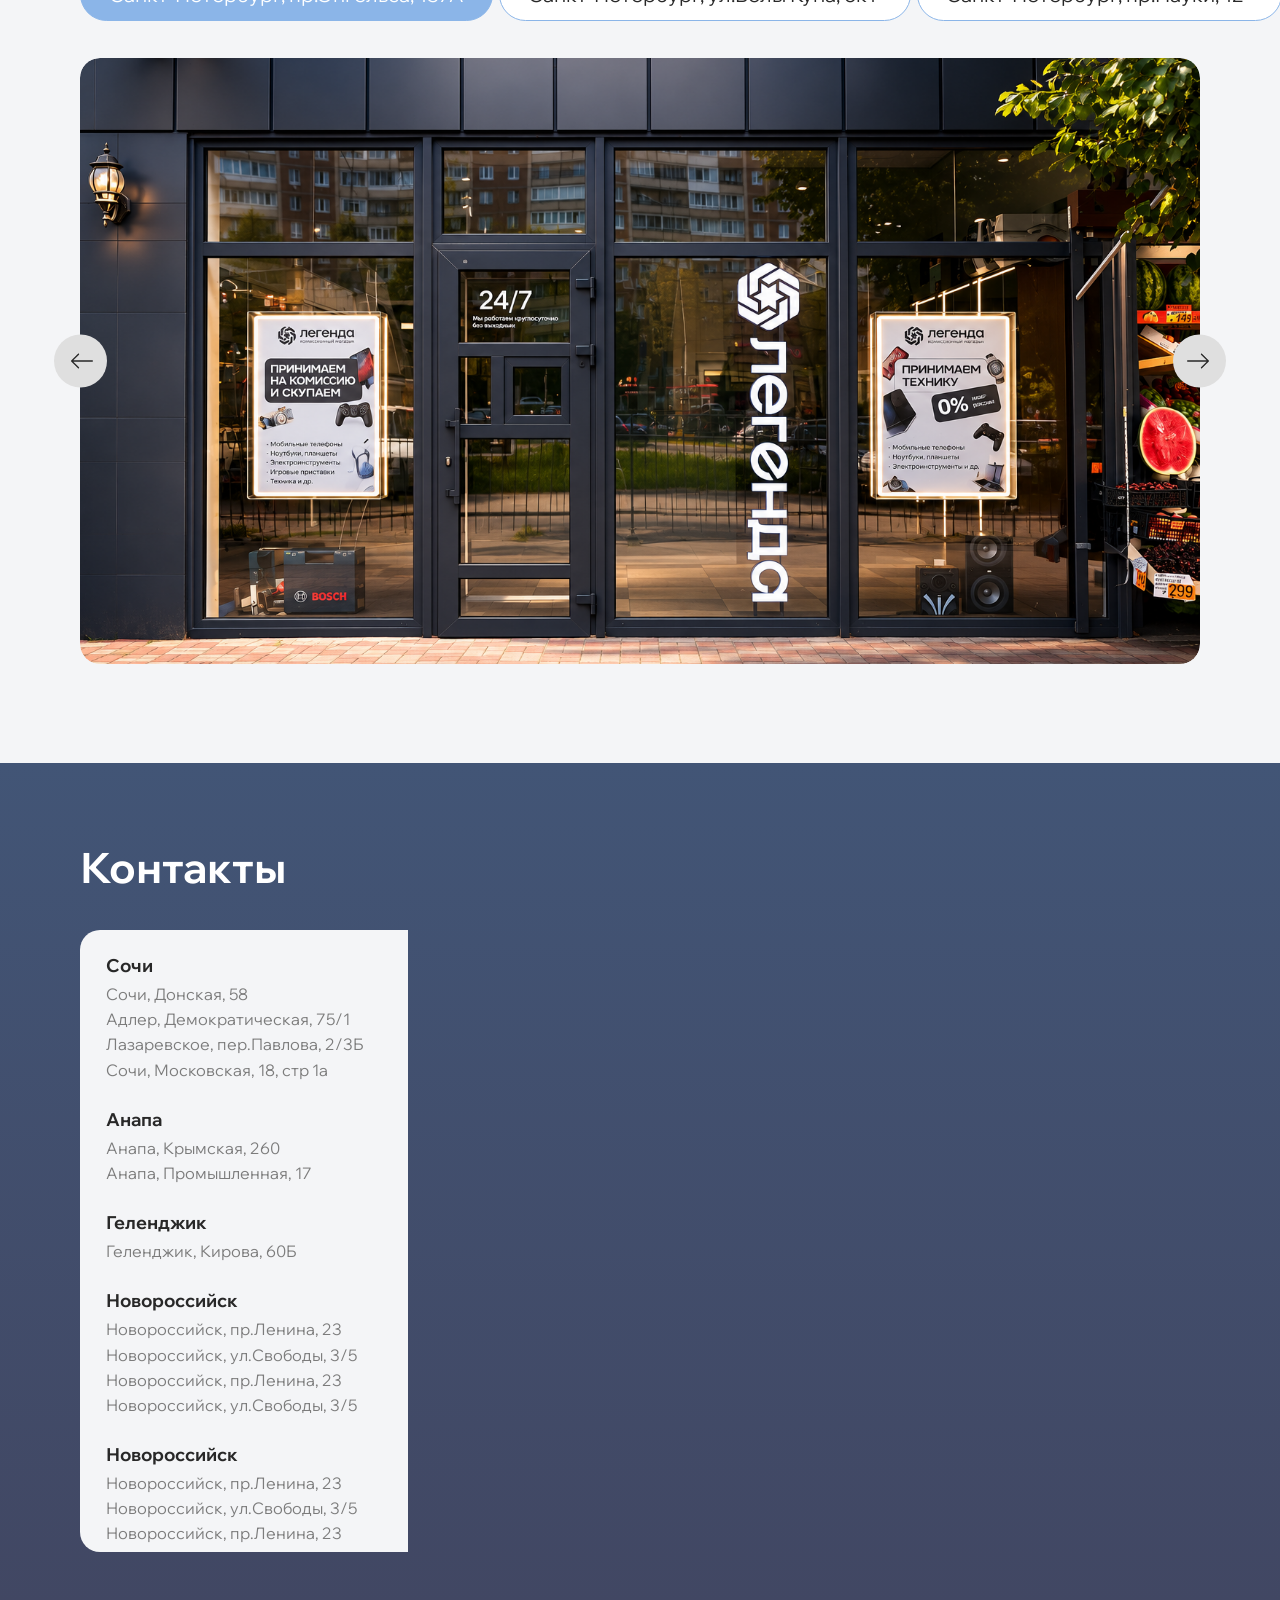
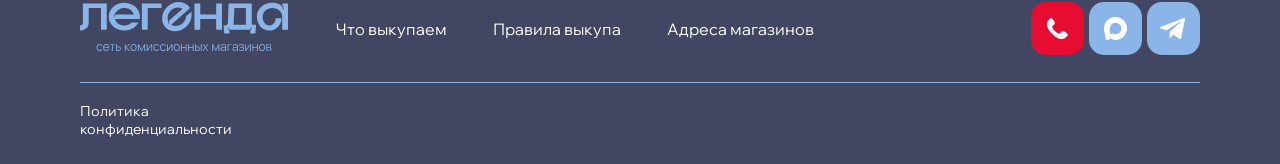
<file: categories.html>
<!doctype html>
<html lang="ru">
  <head>
    <meta charset="UTF-8" />
    <meta name="viewport" content="width=device-width, initial-scale=1.0" />
    <title>Легенда — комиссионный магазин</title>
    <link rel="stylesheet" href="modules/wix-madefor-display.css" />
    <link rel="stylesheet" href="modules/swiper-bundle.min.css" />
    <link rel="stylesheet" href="css/styles.css" />
    <script
      src="https://api-maps.yandex.ru/v3/?apikey=90f168b9-9002-4a75-ad9b-fadd23f1e34b&lang=ru_RU"
      type="text/javascript"
    ></script>
  </head>
  <body>
    <header class="header">
      <a class="header__logo" href="index.html">
        <img
          src="assets/logo-header.svg"
          width="243"
          height="54"
          alt="Легенда — комиссионный магазин"
        />
      </a>
      <button
        class="header__menu"
        type="button"
        aria-label="Меню"
        aria-expanded="false"
        aria-controls="mobile-menu"
      >
        <span></span>
        <span></span>
        <span></span>
      </button>
      <!-- Выбор города: по макету новой версии — отдельная кнопка
           сразу после бургера, видна на всех разрешениях. -->
      <button type="button" class="header__city" data-city-open>
        Санкт-Петербург
        <img
          src="assets/icon-chevron.svg"
          width="8"
          height="5"
          alt=""
          class="header__city-icon"
          aria-hidden="true"
        />
      </button>
      <div class="header__actions">
        <button type="button" class="header__action" data-eval-open>
          <img
            src="assets/icon-eval.svg"
            width="20"
            height="15"
            alt=""
            aria-hidden="true"
          />
          Онлайн оценка
        </button>
        <a class="header__action header__action--stores" href="#contacts">
          <img
            src="assets/icon-stores.svg"
            width="11"
            height="15"
            alt=""
            aria-hidden="true"
          />
          Адреса магазинов
        </a>
      </div>
      <div class="header__right">
        <!-- Второй вариант отображения: телефон в шапке по-прежнему скрыт
             (переехал в модалку «Свяжитесь с нами», data-contact-open).
             Выбор города вернулся отдельной кнопкой header__city. -->
        <!--
        <div class="header__phone-group">
          <a class="header__phone-link" href="tel:+79013260869"
            >+7 901-326-08-69</a
          >
          <button type="button" class="header__city" data-city-open>
            Санкт-Петербург
            <img
              src="assets/icon-chevron.svg"
              width="8"
              height="5"
              alt=""
              class="header__city-icon"
              aria-hidden="true"
            />
          </button>
        </div>
        -->
        <!-- Второй вариант отображения: только круглые логотипы мессенджеров. -->
        <!--
        <div class="header__socials">
          <a href="javascript:void(0)" class="header__social" aria-label="Max">
            <img src="assets/icon-max.svg" width="37" height="37" alt="" />
          </a>
          <a
            href="javascript:void(0)"
            class="header__social"
            aria-label="Telegram"
          >
            <img src="assets/icon-tg.svg" width="37" height="37" alt="" />
          </a>
        </div>
        -->
        <!-- Актуальный вариант: звонок и мессенджеры кнопками 53×53 -->
        <div class="header__socials">
          <button
            type="button"
            class="header__social header__social--phone"
            aria-label="Телефоны магазинов"
            data-contact-open
          >
            <img
              src="assets/icon-phone.svg"
              width="21"
              height="21"
              alt=""
              aria-hidden="true"
            />
          </button>
          <a href="javascript:void(0)" class="header__social" aria-label="Max">
            <img
              src="assets/icon-max-button.svg"
              width="53"
              height="53"
              alt=""
            />
          </a>
          <a
            href="javascript:void(0)"
            class="header__social"
            aria-label="Telegram"
          >
            <img
              src="assets/icon-tg-button.svg"
              width="53"
              height="53"
              alt=""
            />
          </a>
        </div>
      </div>
    </header>

    <div class="page">
      <section class="page-hero">
        <div class="page-hero__panel">
          <p class="page-hero__crumbs">
            <a href="index.html">Главная</a
            >&nbsp;&nbsp;&nbsp;/&nbsp;&nbsp;&nbsp;<span>Что мы выкупаем</span>
          </p>
          <h1>Что мы выкупаем</h1>
          <div class="page-hero__art" aria-hidden="true">
            <img
              src="assets/page-hero-art.svg"
              width="490"
              height="445"
              alt=""
            />
          </div>
        </div>
      </section>

      <section class="categories" id="categories">
        <div class="swiper categories-swiper">
          <div class="swiper-wrapper">
            <div class="swiper-slide categories-col">
              <a class="cat-tile" href="categories.html">
                <p class="cat-tile__label">Инструмент</p>
                <img class="cat-tile__img" src="assets/tools.png" alt="" />
              </a>
              <a class="cat-tile" href="categories.html">
                <p class="cat-tile__label">Телевизоры</p>
                <img class="cat-tile__img" src="assets/tv.png" alt="" />
              </a>
              <a class="cat-tile" href="categories.html">
                <p class="cat-tile__label">Умные часы</p>
                <img class="cat-tile__img" src="assets/smartwatch.png" alt="" />
              </a>
              <a class="cat-tile" href="categories.html">
                <p class="cat-tile__label">Умные колонки</p>
                <img class="cat-tile__img" src="assets/speaker.png" alt="" />
              </a>
            </div>
            <div class="swiper-slide categories-col">
              <a class="cat-tile" href="categories.html">
                <p class="cat-tile__label">Ноутбуки</p>
                <img class="cat-tile__img" src="assets/notebook.png" alt="" />
              </a>
              <a class="cat-tile" href="categories.html">
                <p class="cat-tile__label">Айфоны</p>
                <img class="cat-tile__img" src="assets/iphones.png" alt="" />
              </a>
              <a class="cat-tile" href="categories.html">
                <p class="cat-tile__label">Антикварные часы</p>
                <img
                  class="cat-tile__img"
                  src="assets/antique-watch.png"
                  alt=""
                />
              </a>
              <a class="cat-tile" href="categories.html">
                <p class="cat-tile__label">Музыкальные колонки</p>
                <img
                  class="cat-tile__img"
                  src="assets/music-speakers.png"
                  alt=""
                />
              </a>
            </div>
            <div class="swiper-slide categories-col">
              <a class="cat-tile" href="categories.html">
                <p class="cat-tile__label">Компьютеры</p>
                <img class="cat-tile__img" src="assets/pc.png" alt="" />
              </a>
              <a class="cat-tile" href="categories.html">
                <p class="cat-tile__label">Телефоны</p>
                <img class="cat-tile__img" src="assets/phones.png" alt="" />
              </a>
              <a class="cat-tile" href="categories.html">
                <p class="cat-tile__label">Игровые приставки</p>
                <img class="cat-tile__img" src="assets/console.png" alt="" />
              </a>
              <a class="cat-tile" href="categories.html">
                <p class="cat-tile__label">Наушники</p>
                <img class="cat-tile__img" src="assets/airpods.png" alt="" />
              </a>
            </div>
            <div class="swiper-slide categories-col">
              <a class="cat-tile" href="categories.html">
                <p class="cat-tile__label">Макбуки</p>
                <img class="cat-tile__img" src="assets/macbook.png" alt="" />
              </a>
              <a class="cat-tile" href="categories.html">
                <p class="cat-tile__label">Фотоаппараты</p>
                <img class="cat-tile__img" src="assets/camera.png" alt="" />
              </a>
              <a class="cat-tile" href="categories.html">
                <p class="cat-tile__label">Планшеты</p>
                <img class="cat-tile__img" src="assets/tablet.png" alt="" />
              </a>
              <a class="cat-tile" href="categories.html">
                <p class="cat-tile__label">Видеокарты</p>
                <img class="cat-tile__img" src="assets/gpu.png" alt="" />
              </a>
            </div>
          </div>
        </div>
      </section>

      <section class="lead" id="lead">
        <img
          class="lead__watermark"
          src="assets/lead-watermark.svg"
          width="641"
          height="583"
          alt=""
          aria-hidden="true"
        />
        <h2 class="section-title">Оставьте заявку</h2>
        <div class="lead__content">
          <p class="lead__subtitle">
            Мы свяжемся с вами, уточним информацию по товару и предложим
            предварительную оценку.
          </p>
          <form class="lead__form" action="#" method="post">
            <label class="visually-hidden" for="name">Ваше имя</label>
            <input
              class="lead__input"
              id="name"
              name="name"
              type="text"
              placeholder="Ваше имя"
              autocomplete="name"
            />
            <label class="visually-hidden" for="phone">Ваш телефон</label>
            <input
              class="lead__input"
              id="phone"
              name="phone"
              type="tel"
              placeholder="Ваш телефон"
              autocomplete="tel"
            />
            <button class="btn btn--primary lead__submit" type="submit">
              Свяжитесь со мной
            </button>
            <label class="lead__legal">
              <input
                class="lead__check"
                type="checkbox"
                name="personal-data-consent"
                checked
              />
              <svg width="24" height="24" viewBox="0 0 24 24" fill="none" xmlns="http://www.w3.org/2000/svg" xmlns:xlink="http://www.w3.org/1999/xlink" class="lead__check-icon">
<rect x="0.5" y="0.5" width="23" height="23" rx="6.5" stroke="#3D71BA"/>
<g class="lead__check-mark">
<use xlink:href="#stroke0_1538_5840" fill="#3D5EBA"/>
<mask id="stroke1_1538_5840" fill="white">
<use xlink:href="#stroke0_1538_5840"/>
</mask>
<path d="M7.62828 11.0657C7.32593 10.7634 6.83574 10.7634 6.53339 11.0657C6.23106 11.3681 6.23106 11.8583 6.53339 12.1606L10.4044 16.0316C10.7067 16.3339 11.1969 16.3339 11.4992 16.0316L18.467 9.06382C18.7693 8.76148 18.7693 8.27129 18.467 7.96894C18.1647 7.6666 17.6745 7.6666 17.3721 7.96894L10.9518 14.3893L7.62828 11.0657Z" stroke-width="16" stroke="#3D71BA" mask="url(#stroke1_1538_5840)"/>
<defs>
<path id="stroke0_1538_5840" d="M7.62828 11.0657C7.32593 10.7634 6.83574 10.7634 6.53339 11.0657C6.23106 11.3681 6.23106 11.8583 6.53339 12.1606L10.4044 16.0316C10.7067 16.3339 11.1969 16.3339 11.4992 16.0316L18.467 9.06382C18.7693 8.76148 18.7693 8.27129 18.467 7.96894C18.1647 7.6666 17.6745 7.6666 17.3721 7.96894L10.9518 14.3893L7.62828 11.0657Z" fill-rule="evenodd" clip-rule="evenodd"/>
</defs>
</g>
</svg>
              <span>
                Нажимая на кнопку, вы даете согласие на
                <a href="javascript:void(0)">обработку персональных данных</a>
              </span>
            </label>
          </form>
        </div>
      </section>

      <div class="bottom-band">
        <img
          class="bottom-band__watermark"
          src="assets/bottom-watermark.svg"
          width="716"
          height="651"
          alt=""
          aria-hidden="true"
        />
        <section class="reviews">
          <div class="reviews__header">
            <div class="reviews__title-group">
              <h2 class="section-title">Отзывы</h2>
              <p class="reviews__subtitle">
                Наши клиенты уже продали свои вещи быстро и без лишних
                сложностей. Ознакомьтесь с реальными отзывами, чтобы убедиться в
                качестве сервиса и прозрачности оценки.
              </p>
            </div>
            <div class="reviews__nav">
              <button
                class="reviews__btn reviews__btn--prev"
                type="button"
                aria-label="Предыдущий отзыв"
              >
                <svg
                  width="53"
                  height="53"
                  viewBox="0 0 53 53"
                  fill="none"
                  xmlns="http://www.w3.org/2000/svg"
                  aria-hidden="true"
                >
                  <path
                    fill-rule="evenodd"
                    clip-rule="evenodd"
                    d="M17 26.5001C17 26.3182 17.0756 26.1445 17.2014 26.0137L24.007 19.2016C24.2758 18.9325 24.711 18.9331 24.9791 19.2016C25.2479 19.47 25.2479 19.906 24.9791 20.1744L19.3464 25.812H38.3125C38.692 25.812 39 26.12 39 26.5001C39 26.8803 38.692 27.1882 38.3125 27.1882H19.3471L24.9791 32.8258C25.2479 33.0942 25.2473 33.5303 24.9791 33.7987C24.7103 34.0671 24.2751 34.0671 24.007 33.7987L17.2014 26.9866C17.0729 26.8578 17.0021 26.6807 17 26.5001Z"
                    fill="currentColor"
                  />
                </svg>
              </button>
              <button
                class="reviews__btn reviews__btn--next"
                type="button"
                aria-label="Следующий отзыв"
              >
                <svg
                  width="53"
                  height="53"
                  viewBox="0 0 53 53"
                  fill="none"
                  xmlns="http://www.w3.org/2000/svg"
                  aria-hidden="true"
                >
                  <path
                    fill-rule="evenodd"
                    clip-rule="evenodd"
                    d="M36 26.5001C36 26.3182 35.9244 26.1445 35.7986 26.0137L28.993 19.2016C28.7242 18.9325 28.289 18.9331 28.0209 19.2016C27.7521 19.47 27.7521 19.906 28.0209 20.1744L33.6536 25.812H14.6875C14.308 25.812 14 26.12 14 26.5001C14 26.8803 14.308 27.1882 14.6875 27.1882H33.6529L28.0209 32.8258C27.7521 33.0942 27.7527 33.5303 28.0209 33.7987C28.2897 34.0671 28.7249 34.0671 28.993 33.7987L35.7986 26.9866C35.9271 26.8578 35.9979 26.6807 36 26.5001Z"
                    fill="currentColor"
                  />
                </svg>
              </button>
            </div>
          </div>
          <div class="swiper reviews-swiper">
            <div class="swiper-wrapper">
              <article class="swiper-slide review-card">
                <div class="review-card__top">
                  <span
                    class="review-card__avatar review-card__avatar--yellow"
                    aria-hidden="true"
                    >Е</span
                  >
                  <div class="review-card__person">
                    <h3 class="review-card__name">Елена</h3>
                    <p class="review-card__meta">20 апреля на Яндекс</p>
                  </div>
                </div>
                <img
                  class="review-card__stars"
                  src="assets/stars.svg"
                  width="109"
                  height="17"
                  alt="5 из 5"
                />
                <p class="review-card__text">
                  Оставили заявку на сайте на оценку ноутбука. Уже через 5 минут
                  получили предварительную оценку специалиста. Выкупили всё в
                  тот же день, деньги тоже сразу после осмотра.
                </p>
              </article>
              <article class="swiper-slide review-card">
                <div class="review-card__top">
                  <span
                    class="review-card__avatar review-card__avatar--blue"
                    aria-hidden="true"
                    >Г</span
                  >
                  <div class="review-card__person">
                    <h3 class="review-card__name">Геннадий Самойлов</h3>
                    <p class="review-card__meta">20 апреля на Яндекс</p>
                  </div>
                </div>
                <img
                  class="review-card__stars"
                  src="assets/stars.svg"
                  width="109"
                  height="17"
                  alt="5 из 5"
                />
                <p class="review-card__text">
                  Очень удобно, что не пришлось никуда ехать! Оставили заявку на
                  сайте на оценку ноутбука. Уде через 5 минут получили
                  предварительную оценку специалиста. Выкупили всё в тот же
                  день, деньги тоже сразу после осмотра.
                </p>
              </article>
              <article class="swiper-slide review-card">
                <div class="review-card__top">
                  <span
                    class="review-card__avatar review-card__avatar--pink"
                    aria-hidden="true"
                    >Т</span
                  >
                  <div class="review-card__person">
                    <h3 class="review-card__name">Татьяна Белоногова</h3>
                    <p class="review-card__meta">20 апреля на Яндекс</p>
                  </div>
                </div>
                <img
                  class="review-card__stars"
                  src="assets/stars.svg"
                  width="109"
                  height="17"
                  alt="5 из 5"
                />
                <p class="review-card__text">
                  Оставили заявку на сайте на оценку ноутбука. Уже через 5 минут
                  получили предварительную оценку специалиста. Выкупили всё в
                  тот же день, деньги тоже сразу после осмотра.
                </p>
              </article>
              <article class="swiper-slide review-card">
                <div class="review-card__top">
                  <span
                    class="review-card__avatar review-card__avatar--yellow"
                    aria-hidden="true"
                    >Е</span
                  >
                  <div class="review-card__person">
                    <h3 class="review-card__name">Елена</h3>
                    <p class="review-card__meta">20 апреля на Яндекс</p>
                  </div>
                </div>
                <img
                  class="review-card__stars"
                  src="assets/stars.svg"
                  width="109"
                  height="17"
                  alt="5 из 5"
                />
                <p class="review-card__text">
                  Оставили заявку на сайте на оценку ноутбука. Уже через 5 минут
                  получили предварительную оценку специалиста. Выкупили всё в
                  тот же день, деньги тоже сразу после осмотра.
                </p>
              </article>
              <article class="swiper-slide review-card">
                <div class="review-card__top">
                  <span
                    class="review-card__avatar review-card__avatar--blue"
                    aria-hidden="true"
                    >Г</span
                  >
                  <div class="review-card__person">
                    <h3 class="review-card__name">Геннадий Самойлов</h3>
                    <p class="review-card__meta">20 апреля на Яндекс</p>
                  </div>
                </div>
                <img
                  class="review-card__stars"
                  src="assets/stars.svg"
                  width="109"
                  height="17"
                  alt="5 из 5"
                />
                <p class="review-card__text">
                  Очень удобно, что не пришлось никуда ехать! Оставили заявку на
                  сайте на оценку ноутбука. Уде через 5 минут получили
                  предварительную оценку специалиста. Выкупили всё в тот же
                  день, деньги тоже сразу после осмотра.
                </p>
              </article>
              <article class="swiper-slide review-card">
                <div class="review-card__top">
                  <span
                    class="review-card__avatar review-card__avatar--pink"
                    aria-hidden="true"
                    >Т</span
                  >
                  <div class="review-card__person">
                    <h3 class="review-card__name">Татьяна Белоногова</h3>
                    <p class="review-card__meta">20 апреля на Яндекс</p>
                  </div>
                </div>
                <img
                  class="review-card__stars"
                  src="assets/stars.svg"
                  width="109"
                  height="17"
                  alt="5 из 5"
                />
                <p class="review-card__text">
                  Оставили заявку на сайте на оценку ноутбука. Уже через 5 минут
                  получили предварительную оценку специалиста. Выкупили всё в
                  тот же день, деньги тоже сразу после осмотра.
                </p>
              </article>
            </div>
          </div>
        </section>

        <section class="faq">
          <h2 class="section-title">Частые вопросы</h2>
          <div class="faq__list">
            <details class="faq-item">
              <summary class="faq-item__summary">
                <span>Нужны ли документы на товар?</span>
                <span class="faq-item__icon" aria-hidden="true"></span>
              </summary>
              <p class="faq-item__answer">
                Да, вы можете продать партию техники (от 10 штук). Мы организуем
                вывоз, проведём оценку на месте и выплатим деньги сразу после
                согласования цены.
              </p>
            </details>
            <details class="faq-item">
              <summary class="faq-item__summary faq-item__summary--multiline">
                <span>Можно ли продать партию (10+ штук)?</span>
                <span class="faq-item__icon" aria-hidden="true"></span>
              </summary>
              <p class="faq-item__answer">
                Да, вы можете продать партию техники (от 10 штук). Мы организуем
                вывоз, проведём оценку на месте и выплатим деньги сразу после
                согласования цены.
              </p>
            </details>
            <details class="faq-item">
              <summary class="faq-item__summary">
                <span>Вы выезжаете на дом?</span>
                <span class="faq-item__icon" aria-hidden="true"></span>
              </summary>
              <p class="faq-item__answer">
                Да, вы можете продать партию техники (от 10 штук). Мы организуем
                вывоз, проведём оценку на месте и выплатим деньги сразу после
                согласования цены.
              </p>
            </details>
          </div>
        </section>

        <section class="stores" id="stores">
          <h2 class="section-title">Наши магазины</h2>
          <div class="swiper stores-tabs-swiper">
            <div
              class="swiper-wrapper"
              role="tablist"
              aria-label="Адреса магазинов"
            >
              <div class="swiper-slide">
                <button
                  class="stores__tab is-active"
                  type="button"
                  role="tab"
                  aria-selected="true"
                  data-store="0"
                >
                  Санкт-Петербург, пр.Энгельса, 137А
                </button>
              </div>
              <div class="swiper-slide">
                <button
                  class="stores__tab"
                  type="button"
                  role="tab"
                  aria-selected="false"
                  data-store="1"
                >
                  Санкт-Петербург, ул.Белы Куна, 6к1
                </button>
              </div>
              <div class="swiper-slide">
                <button
                  class="stores__tab"
                  type="button"
                  role="tab"
                  aria-selected="false"
                  data-store="2"
                >
                  Санкт-Петербург, пр.Науки, 12
                </button>
              </div>
            </div>
          </div>
          <div class="stores__galleries">
            <button
              class="stores__btn stores__btn--prev"
              type="button"
              aria-label="Предыдущее фото"
            >
              <svg
                width="53"
                height="53"
                viewBox="0 0 53 53"
                fill="none"
                xmlns="http://www.w3.org/2000/svg"
                aria-hidden="true"
              >
                <path
                  fill-rule="evenodd"
                  clip-rule="evenodd"
                  d="M17 26.5001C17 26.3182 17.0756 26.1445 17.2014 26.0137L24.007 19.2016C24.2758 18.9325 24.711 18.9331 24.9791 19.2016C25.2479 19.47 25.2479 19.906 24.9791 20.1744L19.3464 25.812H38.3125C38.692 25.812 39 26.12 39 26.5001C39 26.8803 38.692 27.1882 38.3125 27.1882H19.3471L24.9791 32.8258C25.2479 33.0942 25.2473 33.5303 24.9791 33.7987C24.7103 34.0671 24.2751 34.0671 24.007 33.7987L17.2014 26.9866C17.0729 26.8578 17.0021 26.6807 17 26.5001Z"
                  fill="currentColor"
                />
              </svg>
            </button>
            <button
              class="stores__btn stores__btn--next"
              type="button"
              aria-label="Следующее фото"
            >
              <svg
                width="53"
                height="53"
                viewBox="0 0 53 53"
                fill="none"
                xmlns="http://www.w3.org/2000/svg"
                aria-hidden="true"
              >
                <path
                  fill-rule="evenodd"
                  clip-rule="evenodd"
                  d="M36 26.5001C36 26.3182 35.9244 26.1445 35.7986 26.0137L28.993 19.2016C28.7242 18.9325 28.289 18.9331 28.0209 19.2016C27.7521 19.47 27.7521 19.906 28.0209 20.1744L33.6536 25.812H14.6875C14.308 25.812 14 26.12 14 26.5001C14 26.8803 14.308 27.1882 14.6875 27.1882H33.6529L28.0209 32.8258C27.7521 33.0942 27.7527 33.5303 28.0209 33.7987C28.2897 34.0671 28.7249 34.0671 28.993 33.7987L35.7986 26.9866C35.9271 26.8578 35.9979 26.6807 36 26.5001Z"
                  fill="currentColor"
                />
              </svg>
            </button>
            <!-- Магазин 1 -->
            <div class="swiper stores-photos-swiper is-active" data-gallery="0">
              <div class="swiper-wrapper">
                <figure class="swiper-slide stores__photo">
                  <img
                    src="assets/store-1.png"
                    alt="Магазин на пр. Энгельса, 137А - Фото 1"
                  />
                </figure>
                <figure class="swiper-slide stores__photo">
                  <img
                    src="assets/store-2.png"
                    alt="Магазин на пр. Энгельса, 137А - Фото 2"
                  />
                </figure>
              </div>
            </div>
            <!-- Магазин 2 -->
            <div
              class="swiper stores-photos-swiper"
              data-gallery="1"
              style="display: none"
            >
              <div class="swiper-wrapper">
                <figure class="swiper-slide stores__photo">
                  <img
                    src="assets/store-2.png"
                    alt="Магазин на ул. Белы Куна, 6к1 - Фото 1"
                  />
                </figure>
                <figure class="swiper-slide stores__photo">
                  <img
                    src="assets/store-1.png"
                    alt="Магазин на ул. Белы Куна, 6к1 - Фото 2"
                  />
                </figure>
              </div>
            </div>
            <!-- Магазин 3 -->
            <div
              class="swiper stores-photos-swiper"
              data-gallery="2"
              style="display: none"
            >
              <div class="swiper-wrapper">
                <figure class="swiper-slide stores__photo">
                  <img
                    src="assets/store-1.png"
                    alt="Магазин на пр. Науки, 12 - Фото 1"
                  />
                </figure>
                <figure class="swiper-slide stores__photo">
                  <img
                    src="assets/store-2.png"
                    alt="Магазин на пр. Науки, 12 - Фото 2"
                  />
                </figure>
              </div>
            </div>
          </div>
        </section>
      </div>

      <section class="contacts" id="contacts">
        <div class="contacts__container">
          <h2 class="section-title">Контакты</h2>
          <div
            class="contacts__toggles"
            role="tablist"
            aria-label="Вид контактов"
          >
            <button
              type="button"
              class="contacts__toggle is-active"
              role="tab"
              aria-selected="true"
              data-contacts-view="map"
            >
              Показать на карте
            </button>
            <button
              type="button"
              class="contacts__toggle"
              role="tab"
              aria-selected="false"
              data-contacts-view="list"
            >
              Показать списком
            </button>
          </div>
          <div class="contacts__cities" data-contacts-panel="list" hidden>
            <div class="contacts-card">
              <h3 class="contacts-card__city">Сочи</h3>
              <ul class="contacts-card__list">
                <li>
                  <button
                    type="button"
                    class="contacts-card__address"
                    data-store-detail="sochi-donskaya-58"
                    data-store-coords="39.723,43.599"
                  >
                    Сочи, Донская, 58
                  </button>
                </li>
                <li>
                  <button
                    type="button"
                    class="contacts-card__address"
                    data-store-detail="adler-demokraticheskaya"
                    data-store-coords="39.924,43.437"
                  >
                    Адлер, Демократическая, 75/1
                  </button>
                </li>
                <li>
                  <button
                    type="button"
                    class="contacts-card__address"
                    data-store-detail="lazarevskoye-pavlova"
                    data-store-coords="39.331,43.909"
                  >
                    Лазаревское, пер.Павлова, 2/3Б
                  </button>
                </li>
                <li>
                  <button
                    type="button"
                    class="contacts-card__address"
                    data-store-detail="sochi-moskovskaya"
                    data-store-coords="39.725,43.585"
                  >
                    Сочи, Московская, 18, стр 1а
                  </button>
                </li>
              </ul>
            </div>
            <div class="contacts-card">
              <h3 class="contacts-card__city">Анапа</h3>
              <ul class="contacts-card__list">
                <li>
                  <button
                    type="button"
                    class="contacts-card__address"
                    data-store-detail="anapa-krymskaya"
                    data-store-coords="37.317,44.895"
                  >
                    Анапа, Крымская, 260
                  </button>
                </li>
                <li>
                  <button
                    type="button"
                    class="contacts-card__address"
                    data-store-detail="anapa-promyshlennaya"
                    data-store-coords="37.347,44.898"
                  >
                    Анапа, Промышленная, 17
                  </button>
                </li>
              </ul>
            </div>
            <div class="contacts-card">
              <h3 class="contacts-card__city">Геленджик</h3>
              <ul class="contacts-card__list">
                <li>
                  <button
                    type="button"
                    class="contacts-card__address"
                    data-store-detail="gelendzhik-kirova"
                    data-store-coords="38.077,44.562"
                  >
                    Геленджик, Кирова, 60Б
                  </button>
                </li>
              </ul>
            </div>
            <div class="contacts-card">
              <h3 class="contacts-card__city">Новороссийск</h3>
              <ul class="contacts-card__list">
                <li>
                  <button
                    type="button"
                    class="contacts-card__address"
                    data-store-detail="novorossiysk-lenina"
                    data-store-coords="37.769,44.724"
                  >
                    Новороссийск, пр.Ленина, 23
                  </button>
                </li>
                <li>
                  <button
                    type="button"
                    class="contacts-card__address"
                    data-store-detail="novorossiysk-svobody"
                    data-store-coords="37.771,44.726"
                  >
                    Новороссийск, ул.Свободы, 3/5
                  </button>
                </li>
                <li>
                  <button
                    type="button"
                    class="contacts-card__address"
                    data-store-detail="novorossiysk-lenina"
                    data-store-coords="37.769,44.724"
                  >
                    Новороссийск, пр.Ленина, 23
                  </button>
                </li>
                <li>
                  <button
                    type="button"
                    class="contacts-card__address"
                    data-store-detail="novorossiysk-svobody"
                    data-store-coords="37.771,44.726"
                  >
                    Новороссийск, ул.Свободы, 3/5
                  </button>
                </li>
              </ul>
            </div>
            <div class="contacts-card">
              <h3 class="contacts-card__city">Новороссийск</h3>
              <ul class="contacts-card__list">
                <li>
                  <button
                    type="button"
                    class="contacts-card__address"
                    data-store-detail="novorossiysk-lenina"
                    data-store-coords="37.769,44.724"
                  >
                    Новороссийск, пр.Ленина, 23
                  </button>
                </li>
                <li>
                  <button
                    type="button"
                    class="contacts-card__address"
                    data-store-detail="novorossiysk-svobody"
                    data-store-coords="37.771,44.726"
                  >
                    Новороссийск, ул.Свободы, 3/5
                  </button>
                </li>
                <li>
                  <button
                    type="button"
                    class="contacts-card__address"
                    data-store-detail="novorossiysk-lenina"
                    data-store-coords="37.769,44.724"
                  >
                    Новороссийск, пр.Ленина, 23
                  </button>
                </li>
                <li>
                  <button
                    type="button"
                    class="contacts-card__address"
                    data-store-detail="novorossiysk-svobody"
                    data-store-coords="37.771,44.726"
                  >
                    Новороссийск, ул.Свободы, 3/5
                  </button>
                </li>
              </ul>
            </div>
            <div class="contacts-card">
              <h3 class="contacts-card__city">Новороссийск</h3>
              <ul class="contacts-card__list">
                <li>
                  <button
                    type="button"
                    class="contacts-card__address"
                    data-store-detail="novorossiysk-lenina"
                    data-store-coords="37.769,44.724"
                  >
                    Новороссийск, пр.Ленина, 23
                  </button>
                </li>
                <li>
                  <button
                    type="button"
                    class="contacts-card__address"
                    data-store-detail="novorossiysk-svobody"
                    data-store-coords="37.771,44.726"
                  >
                    Новороссийск, ул.Свободы, 3/5
                  </button>
                </li>
                <li>
                  <button
                    type="button"
                    class="contacts-card__address"
                    data-store-detail="novorossiysk-lenina"
                    data-store-coords="37.769,44.724"
                  >
                    Новороссийск, пр.Ленина, 23
                  </button>
                </li>
                <li>
                  <button
                    type="button"
                    class="contacts-card__address"
                    data-store-detail="novorossiysk-svobody"
                    data-store-coords="37.771,44.726"
                  >
                    Новороссийск, ул.Свободы, 3/5
                  </button>
                </li>
              </ul>
            </div>
          </div>
          <div
            class="contacts__detail"
            data-contacts-panel="detail"
            hidden
            aria-live="polite"
          >
            <button
              type="button"
              class="contacts-detail__back"
              data-contacts-detail-back
              aria-label="Назад к списку адресов"
            >
              <svg
                width="24"
                height="24"
                viewBox="0 0 24 24"
                fill="none"
                xmlns="http://www.w3.org/2000/svg"
                aria-hidden="true"
              >
                <path
                  d="M15.41 7.41L14 6l-6 6 6 6 1.41-1.41L10.83 12l4.58-4.59Z"
                  fill="currentColor"
                />
              </svg>
            </button>

            <!-- Магазин: Сочи, Донская, 58 -->
            <div
              class="contacts-detail__store"
              data-store-detail="sochi-donskaya-58"
            >
              <h3 class="contacts-detail__title">Сочи, Донская, 58</h3>
              <p class="contacts-detail__hours">Ежедневно 10:00 - 20:00</p>
              <a class="contacts-detail__phone" href="tel:+79998880000"
                >+7 999 888-00-00</a
              >
              <p class="contacts-detail__messengers-label">
                Напишите нам в мессенджерах:
              </p>
              <div class="contacts-detail__messengers">
                <a
                  class="contacts-detail__messenger"
                  href="javascript:void(0)"
                  target="_blank"
                  rel="noopener noreferrer"
                >
                  <img
                    src="assets/icon-max.svg"
                    width="20"
                    height="20"
                    alt=""
                    aria-hidden="true"
                  />
                  Max
                </a>
                <a
                  class="contacts-detail__messenger"
                  href="javascript:void(0)"
                  target="_blank"
                  rel="noopener noreferrer"
                >
                  <img
                    src="assets/icon-tg-sm.svg"
                    width="20"
                    height="20"
                    alt=""
                    aria-hidden="true"
                  />
                  Telegram
                </a>
              </div>
              <a
                class="contacts-detail__route"
                href="https://yandex.ru/maps/?rtext=~43.599,39.723&rtt=auto"
                target="_blank"
                rel="noopener noreferrer"
              >
                Построить маршрут
              </a>
              <figure class="contacts-detail__photo">
                <img src="assets/store-1.png" alt="Магазин Сочи, Донская, 58" />
              </figure>
            </div>

            <!-- Магазин: Адлер, Демократическая, 75/1 -->
            <div
              class="contacts-detail__store"
              data-store-detail="adler-demokraticheskaya"
              hidden
            >
              <h3 class="contacts-detail__title">
                Адлер, Демократическая, 75/1
              </h3>
              <p class="contacts-detail__hours">Ежедневно 10:00 - 20:00</p>
              <a class="contacts-detail__phone" href="tel:+79998880000"
                >+7 999 888-00-00</a
              >
              <p class="contacts-detail__messengers-label">
                Напишите нам в мессенджерах:
              </p>
              <div class="contacts-detail__messengers">
                <a
                  class="contacts-detail__messenger"
                  href="javascript:void(0)"
                  target="_blank"
                  rel="noopener noreferrer"
                >
                  <img
                    src="assets/icon-max.svg"
                    width="20"
                    height="20"
                    alt=""
                    aria-hidden="true"
                  />
                  Max
                </a>
                <a
                  class="contacts-detail__messenger"
                  href="javascript:void(0)"
                  target="_blank"
                  rel="noopener noreferrer"
                >
                  <img
                    src="assets/icon-tg-sm.svg"
                    width="20"
                    height="20"
                    alt=""
                    aria-hidden="true"
                  />
                  Telegram
                </a>
              </div>
              <a
                class="contacts-detail__route"
                href="https://yandex.ru/maps/?rtext=~43.437,39.924&rtt=auto"
                target="_blank"
                rel="noopener noreferrer"
              >
                Построить маршрут
              </a>
              <figure class="contacts-detail__photo">
                <img
                  src="assets/store-2.png"
                  alt="Магазин Адлер, Демократическая, 75/1"
                />
              </figure>
            </div>

            <!-- Магазин: Лазаревское, пер.Павлова, 2/3Б -->
            <div
              class="contacts-detail__store"
              data-store-detail="lazarevskoye-pavlova"
              hidden
            >
              <h3 class="contacts-detail__title">
                Лазаревское, пер.Павлова, 2/3Б
              </h3>
              <p class="contacts-detail__hours">Ежедневно 10:00 - 20:00</p>
              <a class="contacts-detail__phone" href="tel:+79998880000"
                >+7 999 888-00-00</a
              >
              <p class="contacts-detail__messengers-label">
                Напишите нам в мессенджерах:
              </p>
              <div class="contacts-detail__messengers">
                <a
                  class="contacts-detail__messenger"
                  href="javascript:void(0)"
                  target="_blank"
                  rel="noopener noreferrer"
                >
                  <img
                    src="assets/icon-max.svg"
                    width="20"
                    height="20"
                    alt=""
                    aria-hidden="true"
                  />
                  Max
                </a>
                <a
                  class="contacts-detail__messenger"
                  href="javascript:void(0)"
                  target="_blank"
                  rel="noopener noreferrer"
                >
                  <img
                    src="assets/icon-tg-sm.svg"
                    width="20"
                    height="20"
                    alt=""
                    aria-hidden="true"
                  />
                  Telegram
                </a>
              </div>
              <a
                class="contacts-detail__route"
                href="https://yandex.ru/maps/?rtext=~43.909,39.331&rtt=auto"
                target="_blank"
                rel="noopener noreferrer"
              >
                Построить маршрут
              </a>
              <figure class="contacts-detail__photo">
                <img
                  src="assets/store-1.png"
                  alt="Магазин Лазаревское, пер.Павлова, 2/3Б"
                />
              </figure>
            </div>

            <!-- Магазин: Сочи, Московская, 18, стр 1а -->
            <div
              class="contacts-detail__store"
              data-store-detail="sochi-moskovskaya"
              hidden
            >
              <h3 class="contacts-detail__title">
                Сочи, Московская, 18, стр 1а
              </h3>
              <p class="contacts-detail__hours">Ежедневно 10:00 - 20:00</p>
              <a class="contacts-detail__phone" href="tel:+79998880000"
                >+7 999 888-00-00</a
              >
              <p class="contacts-detail__messengers-label">
                Напишите нам в мессенджерах:
              </p>
              <div class="contacts-detail__messengers">
                <a
                  class="contacts-detail__messenger"
                  href="javascript:void(0)"
                  target="_blank"
                  rel="noopener noreferrer"
                >
                  <img
                    src="assets/icon-max.svg"
                    width="20"
                    height="20"
                    alt=""
                    aria-hidden="true"
                  />
                  Max
                </a>
                <a
                  class="contacts-detail__messenger"
                  href="javascript:void(0)"
                  target="_blank"
                  rel="noopener noreferrer"
                >
                  <img
                    src="assets/icon-tg-sm.svg"
                    width="20"
                    height="20"
                    alt=""
                    aria-hidden="true"
                  />
                  Telegram
                </a>
              </div>
              <a
                class="contacts-detail__route"
                href="https://yandex.ru/maps/?rtext=~43.585,39.725&rtt=auto"
                target="_blank"
                rel="noopener noreferrer"
              >
                Построить маршрут
              </a>
              <figure class="contacts-detail__photo">
                <img
                  src="assets/store-2.png"
                  alt="Магазин Сочи, Московская, 18, стр 1а"
                />
              </figure>
            </div>

            <!-- Магазин: Анапа, Крымская, 260 -->
            <div
              class="contacts-detail__store"
              data-store-detail="anapa-krymskaya"
              hidden
            >
              <h3 class="contacts-detail__title">Анапа, Крымская, 260</h3>
              <p class="contacts-detail__hours">Ежедневно 10:00 - 20:00</p>
              <a class="contacts-detail__phone" href="tel:+79998880000"
                >+7 999 888-00-00</a
              >
              <p class="contacts-detail__messengers-label">
                Напишите нам в мессенджерах:
              </p>
              <div class="contacts-detail__messengers">
                <a
                  class="contacts-detail__messenger"
                  href="javascript:void(0)"
                  target="_blank"
                  rel="noopener noreferrer"
                >
                  <img
                    src="assets/icon-max.svg"
                    width="20"
                    height="20"
                    alt=""
                    aria-hidden="true"
                  />
                  Max
                </a>
                <a
                  class="contacts-detail__messenger"
                  href="javascript:void(0)"
                  target="_blank"
                  rel="noopener noreferrer"
                >
                  <img
                    src="assets/icon-tg-sm.svg"
                    width="20"
                    height="20"
                    alt=""
                    aria-hidden="true"
                  />
                  Telegram
                </a>
              </div>
              <a
                class="contacts-detail__route"
                href="https://yandex.ru/maps/?rtext=~44.895,37.317&rtt=auto"
                target="_blank"
                rel="noopener noreferrer"
              >
                Построить маршрут
              </a>
              <figure class="contacts-detail__photo">
                <img
                  src="assets/store-1.png"
                  alt="Магазин Анапа, Крымская, 260"
                />
              </figure>
            </div>

            <!-- Магазин: Анапа, Промышленная, 17 -->
            <div
              class="contacts-detail__store"
              data-store-detail="anapa-promyshlennaya"
              hidden
            >
              <h3 class="contacts-detail__title">Анапа, Промышленная, 17</h3>
              <p class="contacts-detail__hours">Ежедневно 10:00 - 20:00</p>
              <a class="contacts-detail__phone" href="tel:+79998880000"
                >+7 999 888-00-00</a
              >
              <p class="contacts-detail__messengers-label">
                Напишите нам в мессенджерах:
              </p>
              <div class="contacts-detail__messengers">
                <a
                  class="contacts-detail__messenger"
                  href="javascript:void(0)"
                  target="_blank"
                  rel="noopener noreferrer"
                >
                  <img
                    src="assets/icon-max.svg"
                    width="20"
                    height="20"
                    alt=""
                    aria-hidden="true"
                  />
                  Max
                </a>
                <a
                  class="contacts-detail__messenger"
                  href="javascript:void(0)"
                  target="_blank"
                  rel="noopener noreferrer"
                >
                  <img
                    src="assets/icon-tg-sm.svg"
                    width="20"
                    height="20"
                    alt=""
                    aria-hidden="true"
                  />
                  Telegram
                </a>
              </div>
              <a
                class="contacts-detail__route"
                href="https://yandex.ru/maps/?rtext=~44.898,37.347&rtt=auto"
                target="_blank"
                rel="noopener noreferrer"
              >
                Построить маршрут
              </a>
              <figure class="contacts-detail__photo">
                <img
                  src="assets/store-2.png"
                  alt="Магазин Анапа, Промышленная, 17"
                />
              </figure>
            </div>

            <!-- Магазин: Геленджик, Кирова, 60Б -->
            <div
              class="contacts-detail__store"
              data-store-detail="gelendzhik-kirova"
              hidden
            >
              <h3 class="contacts-detail__title">Геленджик, Кирова, 60Б</h3>
              <p class="contacts-detail__hours">Ежедневно 10:00 - 20:00</p>
              <a class="contacts-detail__phone" href="tel:+79998880000"
                >+7 999 888-00-00</a
              >
              <p class="contacts-detail__messengers-label">
                Напишите нам в мессенджерах:
              </p>
              <div class="contacts-detail__messengers">
                <a
                  class="contacts-detail__messenger"
                  href="javascript:void(0)"
                  target="_blank"
                  rel="noopener noreferrer"
                >
                  <img
                    src="assets/icon-max.svg"
                    width="20"
                    height="20"
                    alt=""
                    aria-hidden="true"
                  />
                  Max
                </a>
                <a
                  class="contacts-detail__messenger"
                  href="javascript:void(0)"
                  target="_blank"
                  rel="noopener noreferrer"
                >
                  <img
                    src="assets/icon-tg-sm.svg"
                    width="20"
                    height="20"
                    alt=""
                    aria-hidden="true"
                  />
                  Telegram
                </a>
              </div>
              <a
                class="contacts-detail__route"
                href="https://yandex.ru/maps/?rtext=~44.562,38.077&rtt=auto"
                target="_blank"
                rel="noopener noreferrer"
              >
                Построить маршрут
              </a>
              <figure class="contacts-detail__photo">
                <img
                  src="assets/store-1.png"
                  alt="Магазин Геленджик, Кирова, 60Б"
                />
              </figure>
            </div>

            <!-- Магазин: Новороссийск, пр.Ленина, 23 -->
            <div
              class="contacts-detail__store"
              data-store-detail="novorossiysk-lenina"
              hidden
            >
              <h3 class="contacts-detail__title">
                Новороссийск, пр.Ленина, 23
              </h3>
              <p class="contacts-detail__hours">Ежедневно 10:00 - 20:00</p>
              <a class="contacts-detail__phone" href="tel:+79998880000"
                >+7 999 888-00-00</a
              >
              <p class="contacts-detail__messengers-label">
                Напишите нам в мессенджерах:
              </p>
              <div class="contacts-detail__messengers">
                <a
                  class="contacts-detail__messenger"
                  href="javascript:void(0)"
                  target="_blank"
                  rel="noopener noreferrer"
                >
                  <img
                    src="assets/icon-max.svg"
                    width="20"
                    height="20"
                    alt=""
                    aria-hidden="true"
                  />
                  Max
                </a>
                <a
                  class="contacts-detail__messenger"
                  href="javascript:void(0)"
                  target="_blank"
                  rel="noopener noreferrer"
                >
                  <img
                    src="assets/icon-tg-sm.svg"
                    width="20"
                    height="20"
                    alt=""
                    aria-hidden="true"
                  />
                  Telegram
                </a>
              </div>
              <a
                class="contacts-detail__route"
                href="https://yandex.ru/maps/?rtext=~44.724,37.769&rtt=auto"
                target="_blank"
                rel="noopener noreferrer"
              >
                Построить маршрут
              </a>
              <figure class="contacts-detail__photo">
                <img
                  src="assets/store-2.png"
                  alt="Магазин Новороссийск, пр.Ленина, 23"
                />
              </figure>
            </div>

            <!-- Магазин: Новороссийск, ул.Свободы, 3/5 -->
            <div
              class="contacts-detail__store"
              data-store-detail="novorossiysk-svobody"
              hidden
            >
              <h3 class="contacts-detail__title">
                Новороссийск, ул.Свободы, 3/5
              </h3>
              <p class="contacts-detail__hours">Ежедневно 10:00 - 20:00</p>
              <a class="contacts-detail__phone" href="tel:+79998880000"
                >+7 999 888-00-00</a
              >
              <p class="contacts-detail__messengers-label">
                Напишите нам в мессенджерах:
              </p>
              <div class="contacts-detail__messengers">
                <a
                  class="contacts-detail__messenger"
                  href="javascript:void(0)"
                  target="_blank"
                  rel="noopener noreferrer"
                >
                  <img
                    src="assets/icon-max.svg"
                    width="20"
                    height="20"
                    alt=""
                    aria-hidden="true"
                  />
                  Max
                </a>
                <a
                  class="contacts-detail__messenger"
                  href="javascript:void(0)"
                  target="_blank"
                  rel="noopener noreferrer"
                >
                  <img
                    src="assets/icon-tg-sm.svg"
                    width="20"
                    height="20"
                    alt=""
                    aria-hidden="true"
                  />
                  Telegram
                </a>
              </div>
              <a
                class="contacts-detail__route"
                href="https://yandex.ru/maps/?rtext=~44.726,37.771&rtt=auto"
                target="_blank"
                rel="noopener noreferrer"
              >
                Построить маршрут
              </a>
              <figure class="contacts-detail__photo">
                <img
                  src="assets/store-1.png"
                  alt="Магазин Новороссийск, ул.Свободы, 3/5"
                />
              </figure>
            </div>
          </div>
          <div class="contacts__map" data-contacts-panel="map">
            <div
              id="contacts-map"
              class="contacts__map-canvas"
              role="region"
              aria-label="Карта магазинов Легенда"
            ></div>
          </div>
        </div>
      </section>

      <footer class="footer">
        <a class="footer__logo" href="index.html">
          <img
            src="assets/logo-footer.svg"
            width="227"
            height="53"
            alt="Легенда"
          />
        </a>
        <div class="footer__contacts">
          <!-- Второй вариант отображения: телефон и круглые логотипы. -->
          <!--
          <a class="footer__phone" href="tel:+79013260869">+7 901-326-08-69</a>
          <div class="footer__socials">
            <a
              class="footer__social"
              href="javascript:void(0)"
              aria-label="Max"
            >
              <img src="assets/icon-max.svg" width="31" height="31" alt="" />
            </a>
            <a
              class="footer__social"
              href="javascript:void(0)"
              aria-label="Telegram"
            >
              <img src="assets/icon-tg.svg" width="31" height="31" alt="" />
            </a>
          </div>
          -->
          <!-- Актуальный вариант: кнопки как в шапке (звонок + мессенджеры) -->
          <div class="footer__socials">
            <button
              type="button"
              class="footer__social footer__social--phone"
              aria-label="Телефоны магазинов"
              data-contact-open
            >
              <img
                src="assets/icon-phone.svg"
                width="21"
                height="21"
                alt=""
                aria-hidden="true"
              />
            </button>
            <a
              class="footer__social"
              href="javascript:void(0)"
              aria-label="Max"
            >
              <img
                src="assets/icon-max-button.svg"
                width="53"
                height="53"
                alt=""
              />
            </a>
            <a
              class="footer__social"
              href="javascript:void(0)"
              aria-label="Telegram"
            >
              <img
                src="assets/icon-tg-button.svg"
                width="53"
                height="53"
                alt=""
              />
            </a>
          </div>
        </div>
        <nav class="footer__nav">
          <a href="#categories">Что выкупаем</a>
          <a href="rules.html">Правила выкупа</a>
          <a href="#contacts">Адреса магазинов</a>
        </nav>
        <div class="footer__line"></div>
        <a class="footer__policy" href="privacy.html"
          >Политика конфиденциальности</a
        >
      </footer>
    </div>

    <div
      class="mobile-menu"
      id="mobile-menu"
      role="dialog"
      aria-modal="true"
      aria-label="Меню"
      aria-hidden="true"
    >
      <button
        class="mobile-menu__backdrop"
        type="button"
        aria-label="Закрыть меню"
        tabindex="-1"
      ></button>
      <div class="mobile-menu__panel">
        <img
          class="mobile-menu__watermark"
          src="assets/menu-watermark.svg"
          width="519"
          height="465"
          alt=""
          aria-hidden="true"
        />
        <div class="mobile-menu__content">
          <div class="mobile-menu__extras">
            <!-- Выбор города в мобильном меню не показываем: кнопка
                 вернулась в шапку (header__city, на всех ширинах). -->
            <!--
            <button type="button" class="mobile-menu__city" data-city-open>
              Санкт-Петербург
              <img
                src="assets/icon-chevron.svg"
                width="8"
                height="5"
                alt=""
                aria-hidden="true"
              />
            </button>
            -->
            <button type="button" class="mobile-menu__eval" data-eval-open>
              <img
                src="assets/icon-eval.svg"
                width="20"
                height="15"
                alt=""
                aria-hidden="true"
              />
              Онлайн оценка
            </button>
          </div>
          <nav class="mobile-menu__nav">
            <a href="#contacts">Адреса магазинов</a>
            <a href="#categories">Что выкупаем</a>
            <a href="rules.html">Правила выкупа</a>
            <a href="#approach">О нас</a>
          </nav>
          <div class="mobile-menu__footer">
            <!-- Второй вариант отображения: телефон в подвале меню.
                 По макету скрыт — номер переехал в модалку
                 «Свяжитесь с нами» (кнопка звонка рядом с соцсетями). -->
            <!--
            <a class="mobile-menu__phone" href="tel:+79013260869"
              >+7 901-326-08-69</a
            >
            -->
            <div class="mobile-menu__socials">
              <button
                type="button"
                class="mobile-menu__social mobile-menu__social--phone"
                aria-label="Телефоны магазинов"
                data-contact-open
              >
                <img
                  src="assets/icon-phone.svg"
                  width="21"
                  height="21"
                  alt=""
                  aria-hidden="true"
                />
              </button>
              <!-- Второй вариант отображения: пилюли с надписями Max и Telegram. -->
              <!--
              <a
                href="javascript:void(0)"
                class="mobile-menu__social"
                aria-label="Max"
              >
                <img src="assets/icon-max.svg" width="31" height="31" alt="" />
                <span>Max</span>
              </a>
              <a
                href="javascript:void(0)"
                class="mobile-menu__social"
                aria-label="Telegram"
              >
                <img src="assets/icon-tg.svg" width="31" height="31" alt="" />
                <span>Telegram</span>
              </a>
              -->
              <!-- Актуальный вариант: квадратные кнопки 53×53, как в шапке -->
              <a
                href="javascript:void(0)"
                class="mobile-menu__social"
                aria-label="Max"
              >
                <img
                  src="assets/icon-max-button.svg"
                  width="53"
                  height="53"
                  alt=""
                />
              </a>
              <a
                href="javascript:void(0)"
                class="mobile-menu__social"
                aria-label="Telegram"
              >
                <img
                  src="assets/icon-tg-button.svg"
                  width="53"
                  height="53"
                  alt=""
                />
              </a>
            </div>
          </div>
        </div>
      </div>
    </div>

    <div
      class="city-modal"
      id="city-modal"
      role="dialog"
      aria-modal="true"
      aria-labelledby="city-modal-title"
      aria-hidden="true"
    >
      <div class="city-modal__backdrop" data-city-close></div>
      <div class="city-modal__scroll">
        <div class="city-modal__dialog" role="document">
          <img
            class="city-modal__watermark"
            src="assets/menu-watermark.svg"
            width="519"
            height="465"
            alt=""
            aria-hidden="true"
          />
          <button
            class="city-modal__close"
            type="button"
            aria-label="Закрыть"
            data-city-close
          >
            <span class="city-modal__close-icon" aria-hidden="true"></span>
          </button>
          <h2 class="city-modal__title" id="city-modal-title">Выбор города</h2>
          <nav class="city-modal__list" aria-label="Города">
            <a
              class="city-modal__option"
              href="javascript:void(0)"
              data-city="moskva"
              >Москва</a
            >
            <a
              class="city-modal__option"
              href="javascript:void(0)"
              data-city="sankt-peterburg"
              >Санкт-Петербург</a
            >
            <a
              class="city-modal__option"
              href="javascript:void(0)"
              data-city="sochi"
              >Сочи</a
            >
            <a
              class="city-modal__option"
              href="javascript:void(0)"
              data-city="lazarevskoye"
              >Лазаревское</a
            >
            <a
              class="city-modal__option"
              href="javascript:void(0)"
              data-city="novorossiysk"
              >Новороссийск</a
            >
            <a
              class="city-modal__option"
              href="javascript:void(0)"
              data-city="anapa"
              >Анапа</a
            >
            <a
              class="city-modal__option"
              href="javascript:void(0)"
              data-city="nevinnomyssk"
              >Невинномысск</a
            >
            <a
              class="city-modal__option"
              href="javascript:void(0)"
              data-city="pyatigorsk"
              >Пятигорск</a
            >
            <a
              class="city-modal__option"
              href="javascript:void(0)"
              data-city="adler"
              >Адлер</a
            >
            <a
              class="city-modal__option"
              href="javascript:void(0)"
              data-city="stavropol"
              >Ставрополь</a
            >
            <a
              class="city-modal__option"
              href="javascript:void(0)"
              data-city="gelendzhik"
              >Геленджик</a
            >
          </nav>
        </div>
      </div>
    </div>

    <div
      class="eval-modal"
      id="eval-modal"
      role="dialog"
      aria-modal="true"
      aria-labelledby="eval-modal-title"
      aria-hidden="true"
    >
      <div class="eval-modal__backdrop" data-eval-close></div>
      <div class="eval-modal__scroll">
        <div class="eval-modal__dialog" role="document">
          <button
            class="eval-modal__close"
            type="button"
            aria-label="Закрыть"
            data-eval-close
          >
            <span class="eval-modal__close-icon" aria-hidden="true"></span>
          </button>
          <h2 class="eval-modal__title" id="eval-modal-title">
            <span class="eval-modal__title-line">Онлайн оценка</span>
            <span class="eval-modal__title-line">техники</span>
          </h2>
          <p class="eval-modal__subtitle">
            Оставьте заявку на оценку, мы свяжемся с вами в ближайшее время
          </p>
          <form class="eval-modal__form" action="#" method="post">
            <div class="eval-modal__fields">
              <div class="eval-modal__field">
                <label class="eval-modal__label" for="eval-name"
                  >Ваше имя</label
                >
                <input
                  class="eval-modal__input"
                  id="eval-name"
                  name="name"
                  type="text"
                  placeholder="Введите имя"
                  autocomplete="name"
                />
              </div>
              <div class="eval-modal__field">
                <label class="eval-modal__label" for="eval-phone"
                  >Телефон</label
                >
                <input
                  class="eval-modal__input"
                  id="eval-phone"
                  name="phone"
                  type="tel"
                  placeholder="+7 (___)___-__-__"
                  autocomplete="tel"
                />
              </div>
              <div class="eval-modal__field">
                <label class="eval-modal__label" for="eval-city"
                  >Ваш город</label
                >
                <div class="eval-modal__select-wrap">
                  <select
                    class="eval-modal__input eval-modal__select"
                    id="eval-city"
                    name="city"
                    required
                  >
                    <option value="" selected disabled>Выберите город</option>
                    <option value="sankt-peterburg">Санкт-Петербург</option>
                    <option value="sochi">Сочи</option>
                    <option value="anapa">Анапа</option>
                    <option value="gelendzhik">Геленджик</option>
                    <option value="novorossiysk">Новороссийск</option>
                  </select>
                </div>
              </div>
              <div class="eval-modal__field">
                <label class="eval-modal__label" for="eval-product"
                  >Наименование товара</label
                >
                <input
                  class="eval-modal__input"
                  id="eval-product"
                  name="product"
                  type="text"
                  placeholder="Бренд, марка, модель"
                />
              </div>
              <div class="eval-modal__field eval-modal__field--full">
                <label class="eval-modal__label" for="eval-description"
                  >Описание товара</label
                >
                <textarea
                  class="eval-modal__input eval-modal__textarea"
                  id="eval-description"
                  name="description"
                  placeholder="Состояние, комплектность, характеристики"
                ></textarea>
              </div>
              <div class="eval-modal__field">
                <label class="eval-modal__label" for="eval-price"
                  >Желаемая стоимость</label
                >
                <input
                  class="eval-modal__input"
                  id="eval-price"
                  name="price"
                  type="text"
                  inputmode="numeric"
                  placeholder="Введите сумму"
                />
              </div>
              <div class="eval-modal__field">
                <label class="eval-modal__label" for="eval-photos"
                  >Фотографии (максимально 3 фото)</label
                >
                <div class="eval-modal__upload">
                  <label class="eval-modal__upload-label">
                    <input
                      class="visually-hidden"
                      id="eval-photos"
                      name="photos"
                      type="file"
                      accept="image/*"
                      multiple
                    />
                    <span class="eval-modal__upload-text"
                      >Загрузите или перетащите фото</span
                    >
                    <span class="eval-modal__upload-icon" aria-hidden="true">
                      <img
                        class="eval-modal__upload-icon-bg"
                        src="assets/modal-camera-bg.svg"
                        width="33"
                        height="33"
                        alt=""
                      />
                      <img
                        class="eval-modal__upload-icon-cam"
                        src="assets/modal-camera.svg"
                        width="17"
                        height="15"
                        alt=""
                      />
                    </span>
                  </label>
                  <ul
                    class="eval-modal__previews"
                    data-eval-previews
                    hidden
                  ></ul>
                </div>
              </div>
            </div>
            <label class="eval-modal__legal">
              <input type="checkbox" class="eval-modal__check" checked />
              <svg width="24" height="24" viewBox="0 0 24 24" fill="none" xmlns="http://www.w3.org/2000/svg" xmlns:xlink="http://www.w3.org/1999/xlink" class="eval-modal__check-icon">
<rect x="0.5" y="0.5" width="23" height="23" rx="6.5" stroke="#3D71BA"/>
<g class="eval-modal__check-mark">
<use xlink:href="#stroke0_eval_5840" fill="#3D5EBA"/>
<mask id="stroke1_eval_5840" fill="white">
<use xlink:href="#stroke0_eval_5840"/>
</mask>
<path d="M7.62828 11.0657C7.32593 10.7634 6.83574 10.7634 6.53339 11.0657C6.23106 11.3681 6.23106 11.8583 6.53339 12.1606L10.4044 16.0316C10.7067 16.3339 11.1969 16.3339 11.4992 16.0316L18.467 9.06382C18.7693 8.76148 18.7693 8.27129 18.467 7.96894C18.1647 7.6666 17.6745 7.6666 17.3721 7.96894L10.9518 14.3893L7.62828 11.0657Z" stroke-width="16" stroke="#3D71BA" mask="url(#stroke1_eval_5840)"/>
<defs>
<path id="stroke0_eval_5840" d="M7.62828 11.0657C7.32593 10.7634 6.83574 10.7634 6.53339 11.0657C6.23106 11.3681 6.23106 11.8583 6.53339 12.1606L10.4044 16.0316C10.7067 16.3339 11.1969 16.3339 11.4992 16.0316L18.467 9.06382C18.7693 8.76148 18.7693 8.27129 18.467 7.96894C18.1647 7.6666 17.6745 7.6666 17.3721 7.96894L10.9518 14.3893L7.62828 11.0657Z" fill-rule="evenodd" clip-rule="evenodd"/>
</defs>
</g>
</svg>
              Нажимая на кнопку, вы соглашаетесь с
              <a href="javascript:void(0)">политикой конфиденциальности</a>
            </label>
            <button class="btn btn--primary eval-modal__submit" type="submit">
              Оставить заявку
            </button>
          </form>
        </div>
      </div>
    </div>

    <div
      class="contact-modal"
      id="contact-modal"
      role="dialog"
      aria-modal="true"
      aria-labelledby="contact-modal-title"
      aria-hidden="true"
    >
      <div class="contact-modal__backdrop" data-contact-close></div>
      <div class="contact-modal__scroll">
        <div class="contact-modal__dialog" role="document">
          <button
            class="contact-modal__close"
            type="button"
            aria-label="Закрыть"
            data-contact-close
          >
            <span class="contact-modal__close-icon" aria-hidden="true"></span>
          </button>
          <h2 class="contact-modal__title" id="contact-modal-title">
            Свяжитесь с нами
          </h2>
          <ul class="contact-modal__list">
            <li class="contact-modal__item">
              <figure class="contact-modal__photo">
                <img src="assets/store-1.png" alt="Магазин Легенда" />
              </figure>
              <div class="contact-modal__info">
                <h3 class="contact-modal__address">г. Сочи, ул. Донская, 58</h3>
                <a class="contact-modal__phone" href="tel:+79998868687"
                  >+7-999-886-86-87</a
                >
              </div>
            </li>
            <li class="contact-modal__item">
              <figure class="contact-modal__photo">
                <img src="assets/store-2.png" alt="Магазин Легенда" />
              </figure>
              <div class="contact-modal__info">
                <h3 class="contact-modal__address">
                  г. Сочи, ул. Московская, д. 18, стр. 1А
                </h3>
                <a class="contact-modal__phone" href="tel:+79998868687"
                  >+7-999-886-86-87</a
                >
              </div>
            </li>
            <li class="contact-modal__item">
              <figure class="contact-modal__photo">
                <img src="assets/store-1.png" alt="Магазин Легенда" />
              </figure>
              <div class="contact-modal__info">
                <h3 class="contact-modal__address">
                  Р-н Адлер, ул. Демократическая, д. 75/1
                </h3>
                <a class="contact-modal__phone" href="tel:+79998868687"
                  >+7-999-886-86-87</a
                >
              </div>
            </li>
            <li class="contact-modal__item">
              <figure class="contact-modal__photo">
                <img src="assets/store-2.png" alt="Магазин Легенда" />
              </figure>
              <div class="contact-modal__info">
                <h3 class="contact-modal__address">
                  Р-н Адлер, ул. Демократическая, д. 75/1
                </h3>
                <a class="contact-modal__phone" href="tel:+79998868687"
                  >+7-999-886-86-87</a
                >
              </div>
            </li>
            <li class="contact-modal__item">
              <figure class="contact-modal__photo">
                <img src="assets/store-1.png" alt="Магазин Легенда" />
              </figure>
              <div class="contact-modal__info">
                <h3 class="contact-modal__address">
                  г. Сочи, ул. Московская, д. 18, стр. 1А
                </h3>
                <a class="contact-modal__phone" href="tel:+79998868687"
                  >+7-999-886-86-87</a
                >
              </div>
            </li>
          </ul>
        </div>
      </div>
    </div>

    <script src="modules/jquery.min.js"></script>
    <script src="modules/swiper-bundle.min.js"></script>
    <script src="js/main.js"></script>
  </body>
</html>
</file>
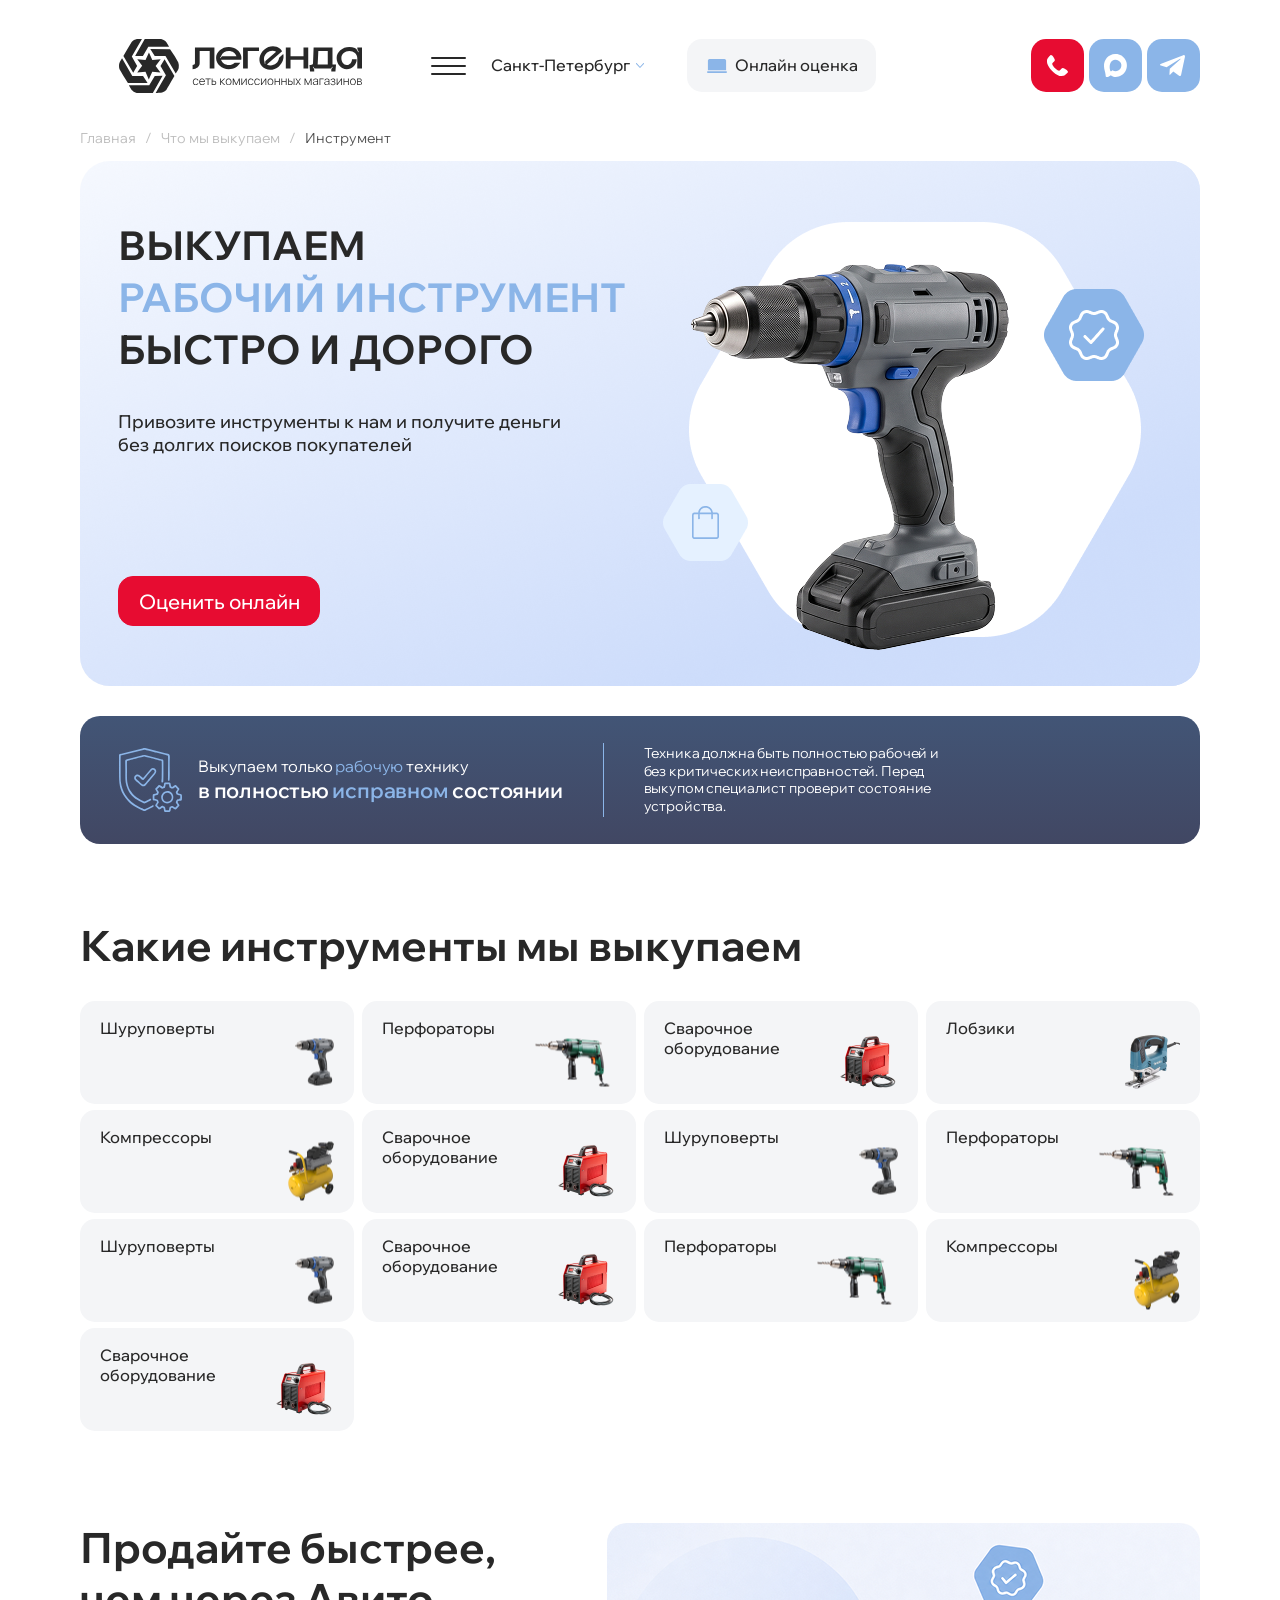
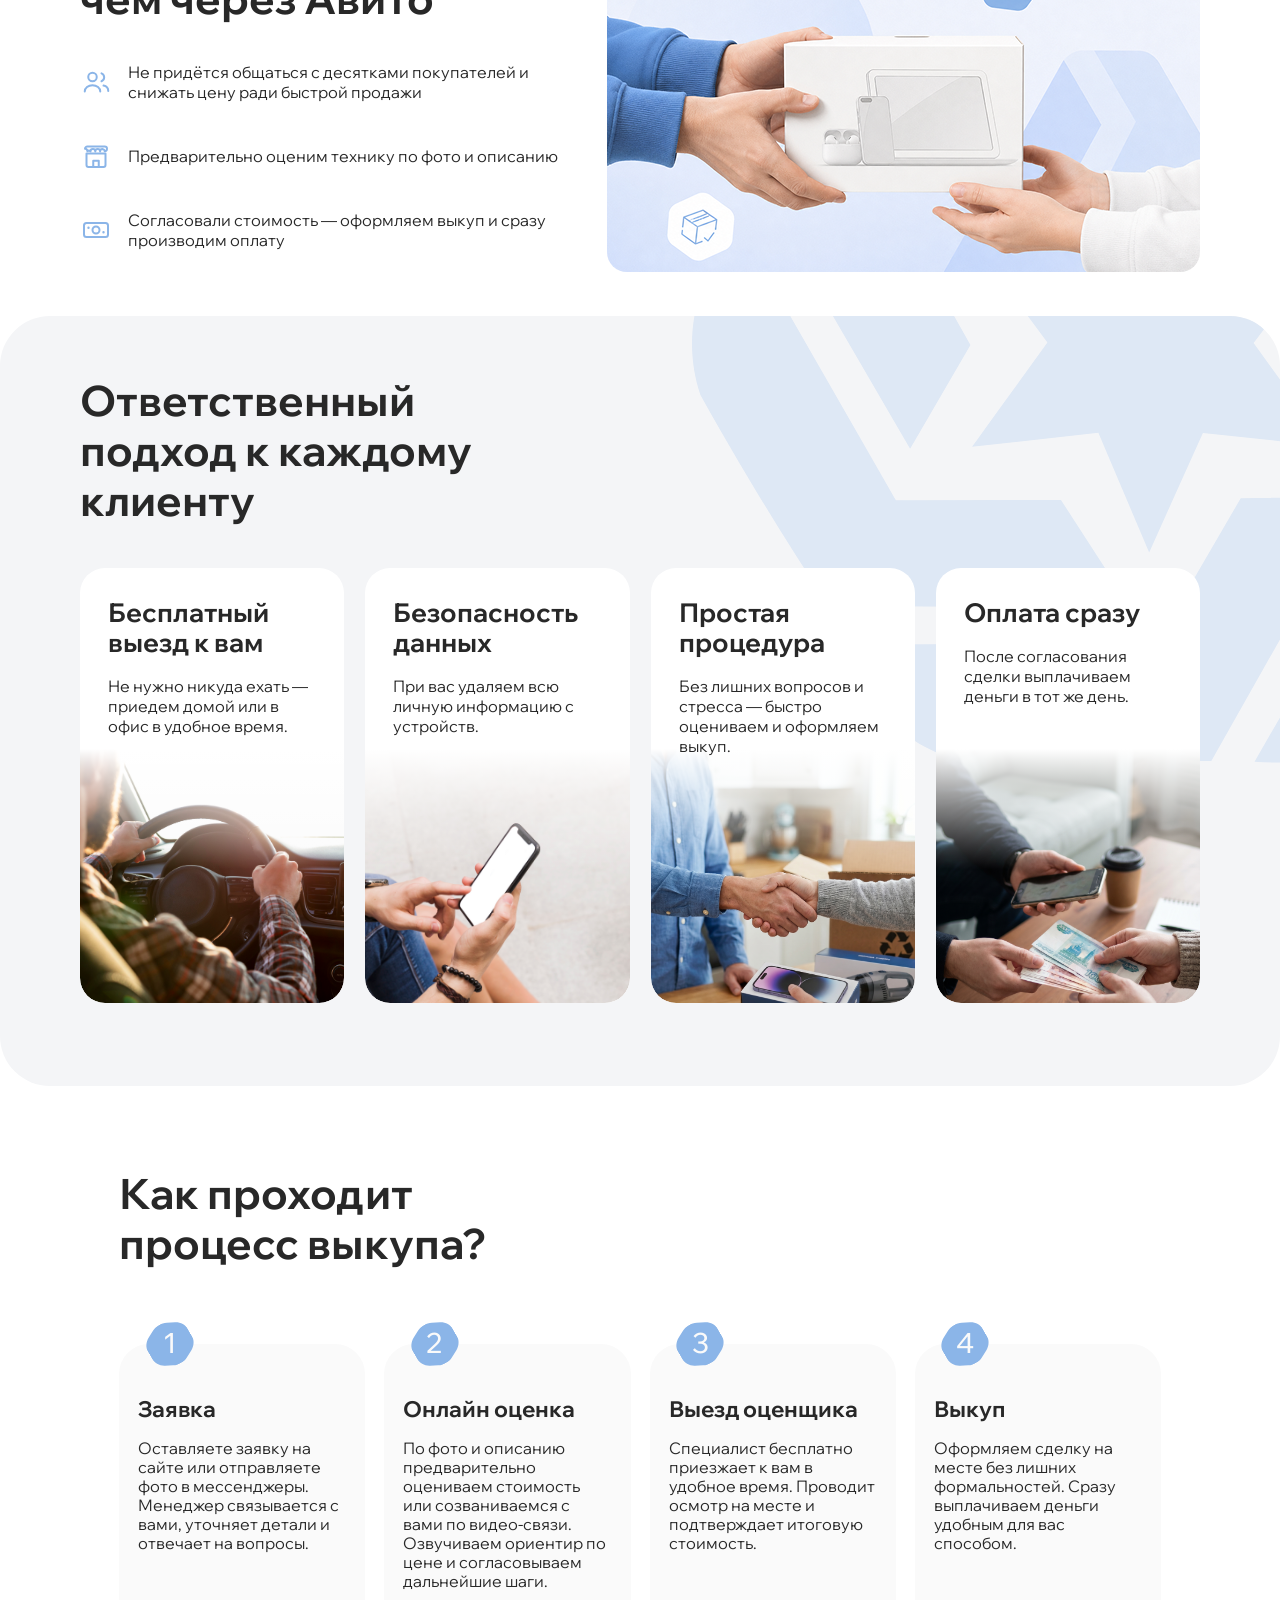
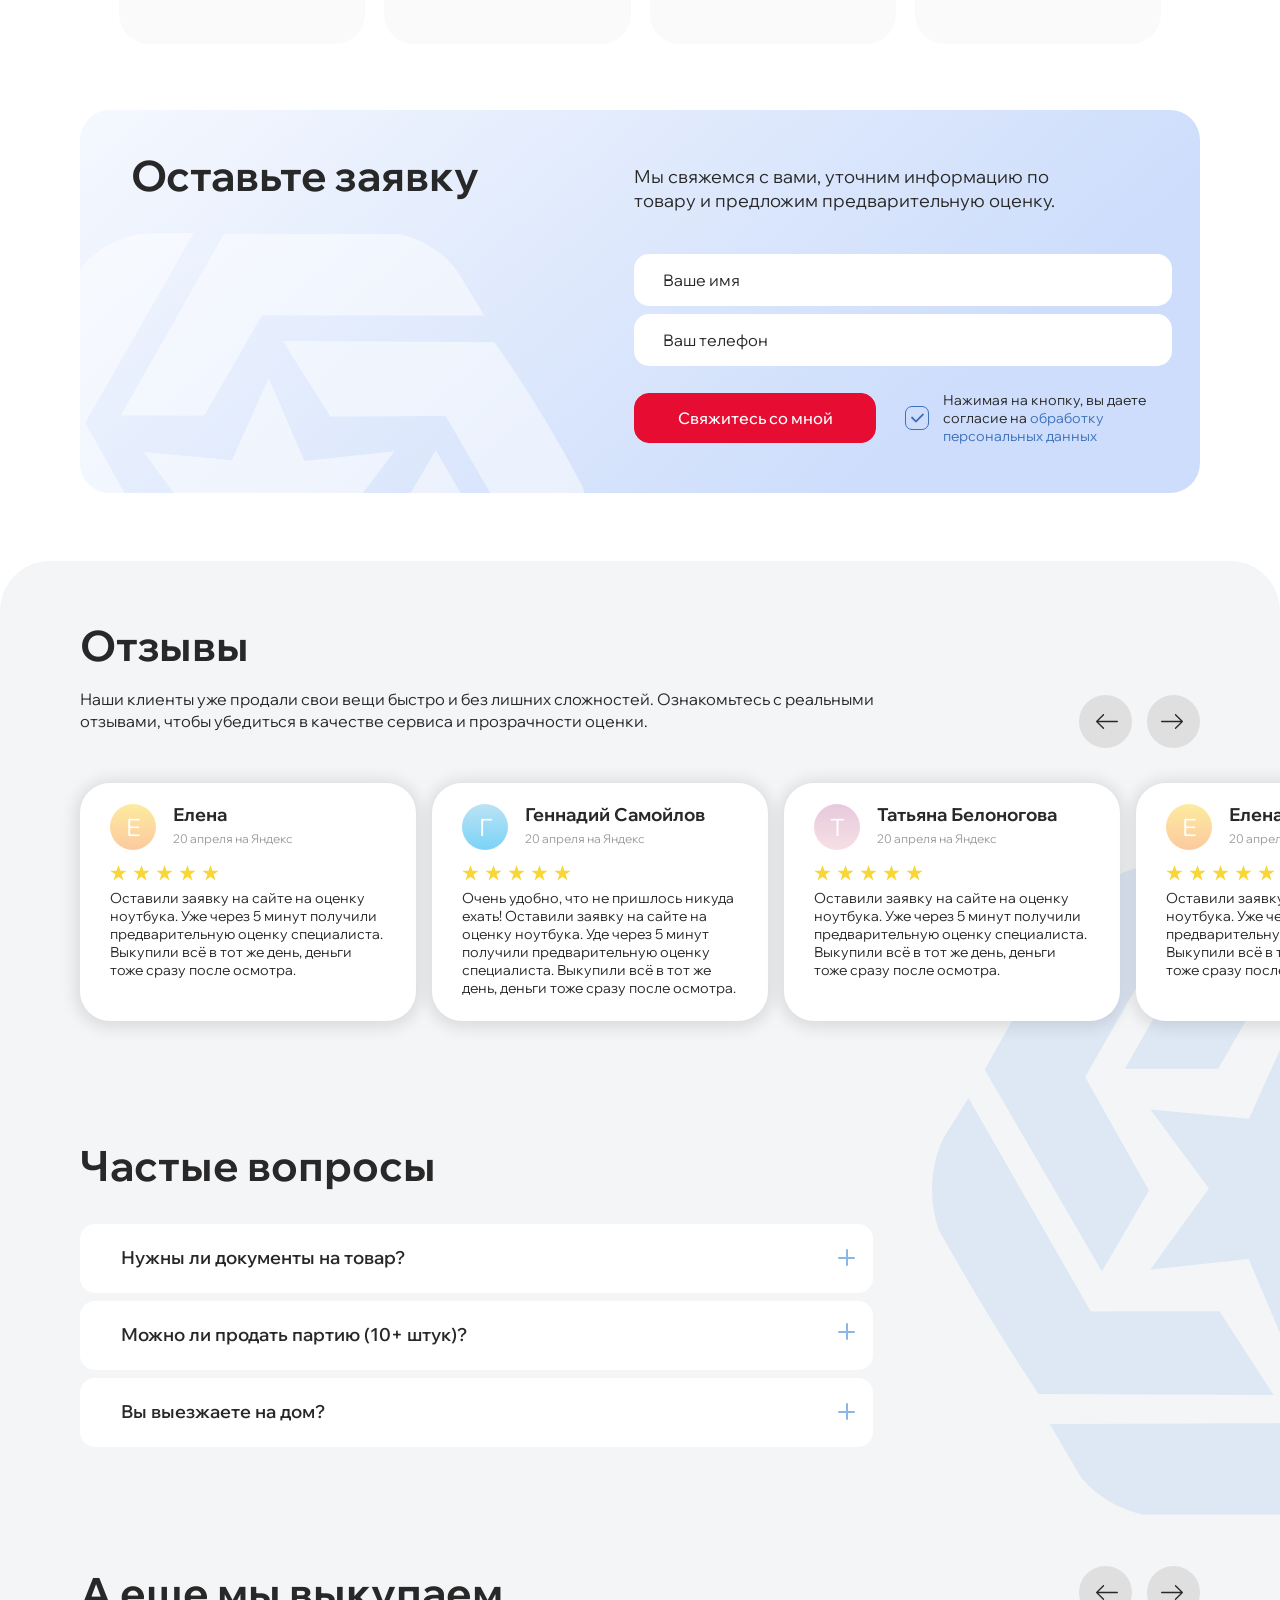
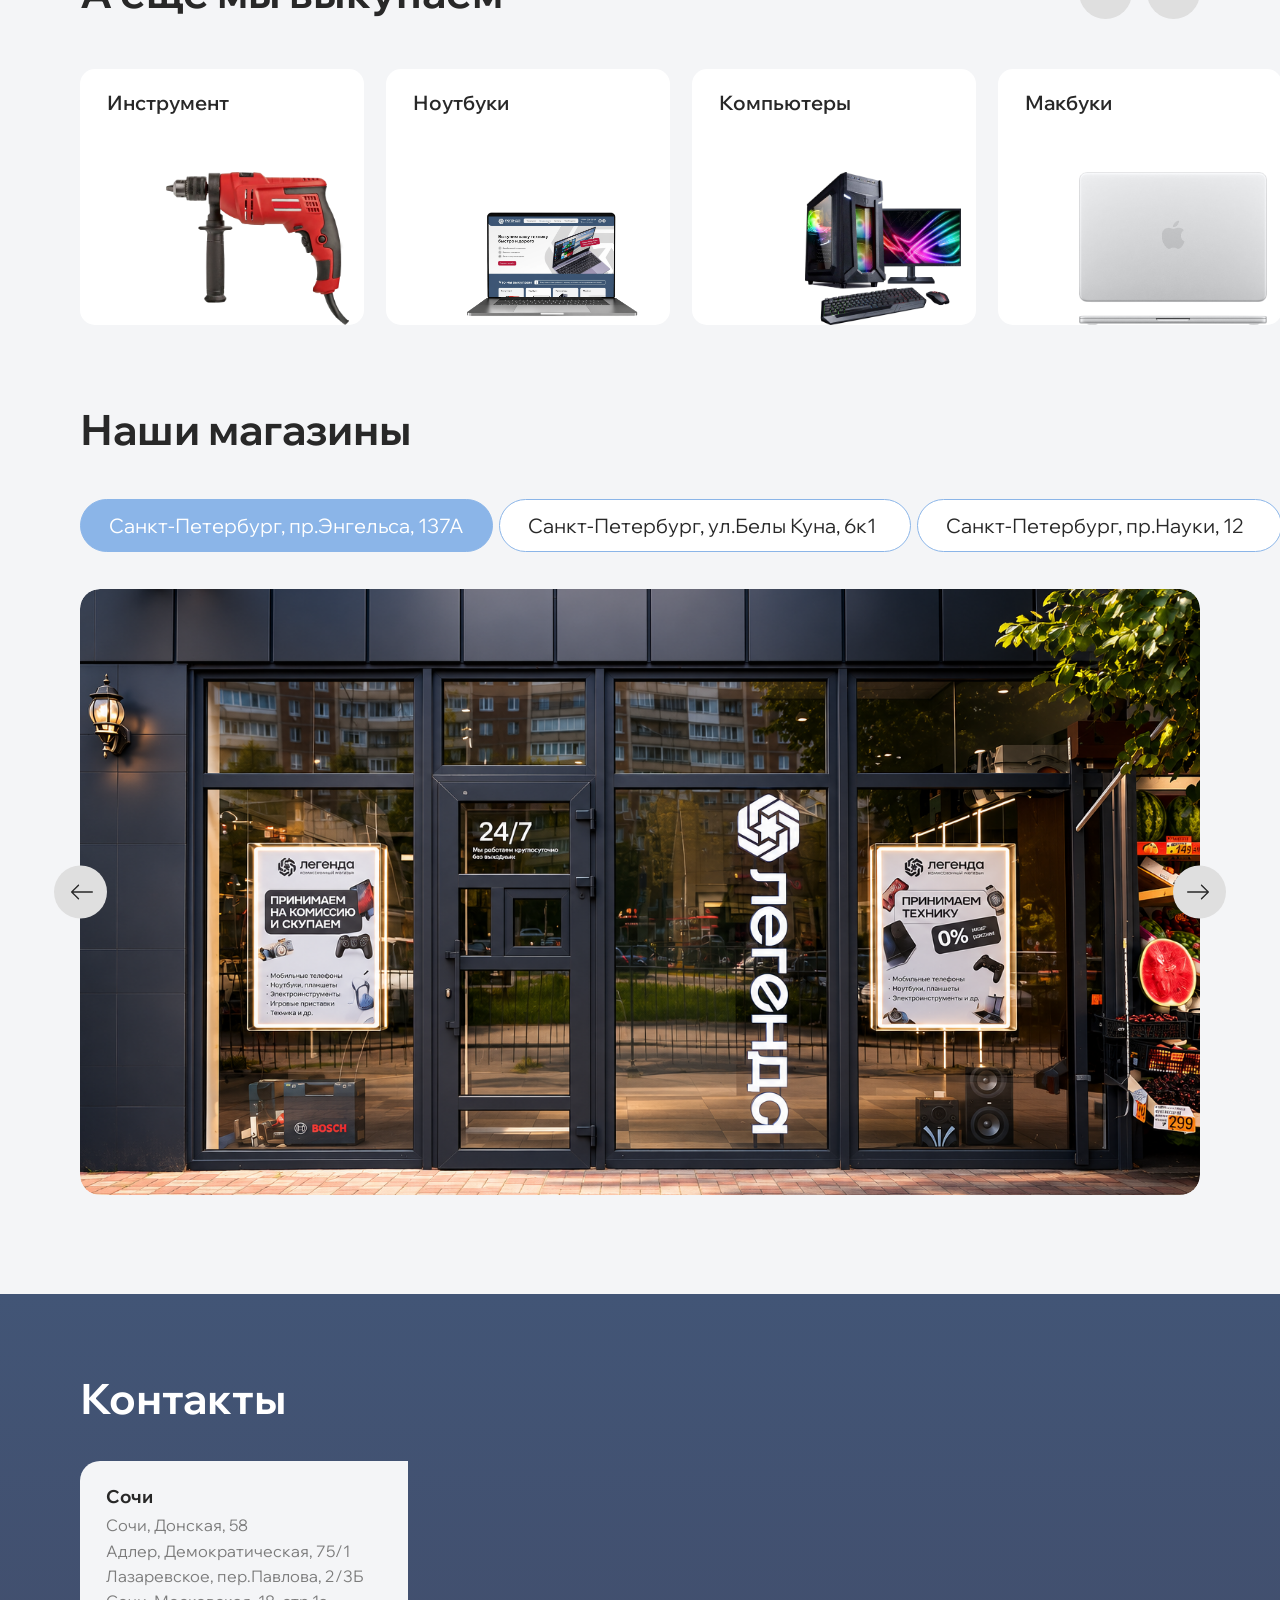
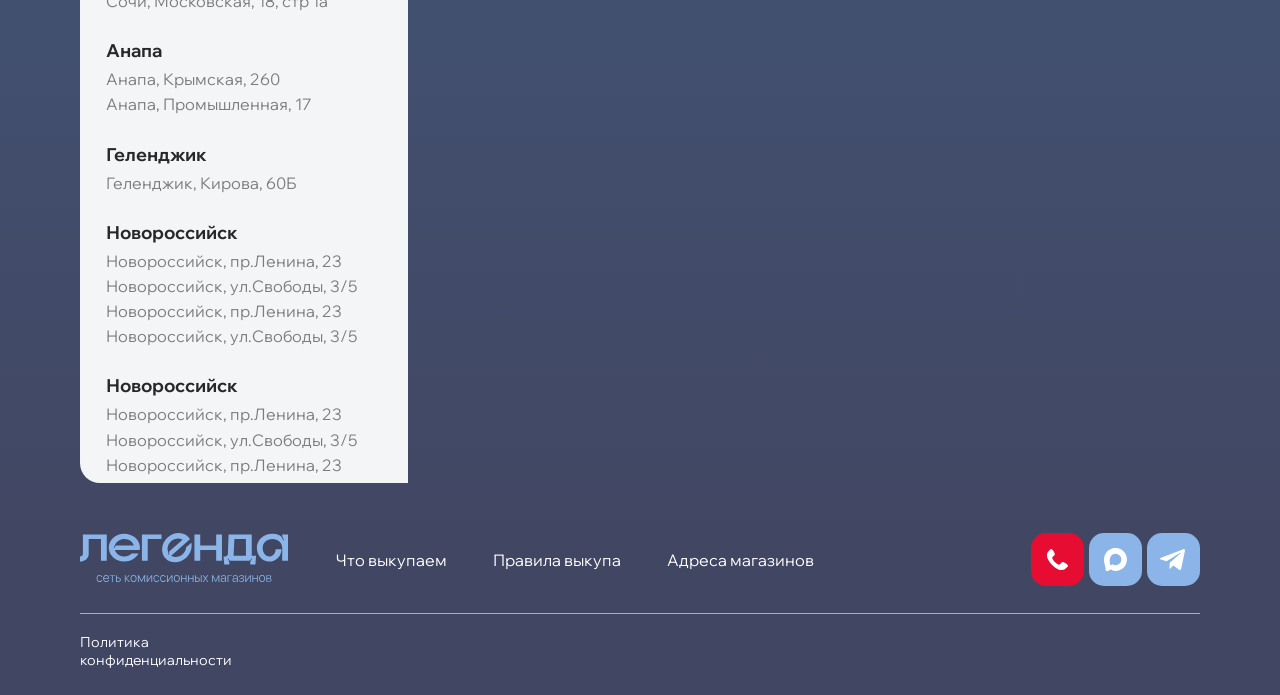
<file: category-detail.html>
<!doctype html>
<html lang="ru">
  <head>
    <meta charset="UTF-8" />
    <meta name="viewport" content="width=device-width, initial-scale=1.0" />
    <title>Легенда — комиссионный магазин</title>
    <link rel="stylesheet" href="modules/wix-madefor-display.css" />
    <link rel="stylesheet" href="modules/swiper-bundle.min.css" />
    <link rel="stylesheet" href="css/styles.css" />
    <script
      src="https://api-maps.yandex.ru/v3/?apikey=90f168b9-9002-4a75-ad9b-fadd23f1e34b&lang=ru_RU"
      type="text/javascript"
    ></script>
  </head>
  <body>
    <header class="header">
      <a class="header__logo" href="index.html">
        <img
          src="assets/logo-header.svg"
          width="243"
          height="54"
          alt="Легенда — комиссионный магазин"
        />
      </a>
      <button
        class="header__menu"
        type="button"
        aria-label="Меню"
        aria-expanded="false"
        aria-controls="mobile-menu"
      >
        <span></span>
        <span></span>
        <span></span>
      </button>
      <!-- Выбор города: по макету новой версии — отдельная кнопка
           сразу после бургера, видна на всех разрешениях. -->
      <button type="button" class="header__city" data-city-open>
        Санкт-Петербург
        <img
          src="assets/icon-chevron.svg"
          width="8"
          height="5"
          alt=""
          class="header__city-icon"
          aria-hidden="true"
        />
      </button>
      <div class="header__actions">
        <button type="button" class="header__action" data-eval-open>
          <img
            src="assets/icon-eval.svg"
            width="20"
            height="15"
            alt=""
            aria-hidden="true"
          />
          Онлайн оценка
        </button>
        <a class="header__action header__action--stores" href="#contacts">
          <img
            src="assets/icon-stores.svg"
            width="11"
            height="15"
            alt=""
            aria-hidden="true"
          />
          Адреса магазинов
        </a>
      </div>
      <div class="header__right">
        <!-- Второй вариант отображения: телефон в шапке по-прежнему скрыт
             (переехал в модалку «Свяжитесь с нами», data-contact-open).
             Выбор города вернулся отдельной кнопкой header__city. -->
        <!--
        <div class="header__phone-group">
          <a class="header__phone-link" href="tel:+79013260869"
            >+7 901-326-08-69</a
          >
          <button type="button" class="header__city" data-city-open>
            Санкт-Петербург
            <img
              src="assets/icon-chevron.svg"
              width="8"
              height="5"
              alt=""
              class="header__city-icon"
              aria-hidden="true"
            />
          </button>
        </div>
        -->
        <!-- Второй вариант отображения: только круглые логотипы мессенджеров. -->
        <!--
        <div class="header__socials">
          <a href="javascript:void(0)" class="header__social" aria-label="Max">
            <img src="assets/icon-max.svg" width="37" height="37" alt="" />
          </a>
          <a
            href="javascript:void(0)"
            class="header__social"
            aria-label="Telegram"
          >
            <img src="assets/icon-tg.svg" width="37" height="37" alt="" />
          </a>
        </div>
        -->
        <!-- Актуальный вариант: звонок и мессенджеры кнопками 53×53 -->
        <div class="header__socials">
          <button
            type="button"
            class="header__social header__social--phone"
            aria-label="Телефоны магазинов"
            data-contact-open
          >
            <img
              src="assets/icon-phone.svg"
              width="21"
              height="21"
              alt=""
              aria-hidden="true"
            />
          </button>
          <a href="javascript:void(0)" class="header__social" aria-label="Max">
            <img
              src="assets/icon-max-button.svg"
              width="53"
              height="53"
              alt=""
            />
          </a>
          <a
            href="javascript:void(0)"
            class="header__social"
            aria-label="Telegram"
          >
            <img
              src="assets/icon-tg-button.svg"
              width="53"
              height="53"
              alt=""
            />
          </a>
        </div>
      </div>
    </header>

    <div class="page">
      <!-- Хлебные крошки (макет 1345-5037): строка над hero, левый край —
           на одной линии с панелью hero (x=119 при 1440). Цвета и типографика
           совпадают с .page-hero__crumbs: 14px, путь — 30% чёрного,
           текущая страница — 80%. -->
      <nav class="breadcrumbs" aria-label="Хлебные крошки">
        <a href="index.html">Главная</a>&nbsp;&nbsp;&nbsp;/&nbsp;&nbsp;&nbsp;<a
          href="categories.html"
          >Что мы выкупаем</a
        >&nbsp;&nbsp;&nbsp;/&nbsp;&nbsp;&nbsp;<span aria-current="page"
          >Инструмент</span
        >
      </nav>
      <section class="hero">
        <div class="hero__container">
          <div class="hero__content hero__content--category">
            <h1>
              Выкупаем<br />
              <span>рабочий инструмент</span><br />
              Быстро и дорого
            </h1>
            <div class="hero__description">
              Привозите инструменты к нам и получите деньги без долгих поисков
              покупателей
            </div>
            <button
              class="btn btn--primary hero__cta"
              type="button"
              data-eval-open
            >
              Оценить онлайн
            </button>
          </div>
          <div class="hero__visual" aria-hidden="true">
            <picture>
              <source
                media="(max-width: 959px)"
                srcset="assets/hero-img-c-sm.png"
              />
              <img
                class="hero__img"
                src="assets/hero-img-c-lg.png"
                width="1199"
                height="525"
                alt=""
              />
            </picture>
          </div>
        </div>
      </section>

      <!-- Новая секция: плашка «Выкупаем только рабочую технику…».
           Макеты: 1345-5656 (1440), 1376-5757 (1200), 1376-6173 (960),
           1376-6522 (640), 1376-6817 (480), 1376-7147 (320).
           До 960px — колонкой с рамкой и горизонтальным разделителем,
           с 960px — в строку без рамки с вертикальным разделителем.
           Иконка-галка — assets/notice-check.svg (экспорт из макета). -->
      <section class="notice">
        <div class="notice__container">
          <div class="notice__head">
            <span class="notice__icon" aria-hidden="true">
              <img
                src="assets/notice-check.svg"
                width="63"
                height="64"
                alt=""
              />
            </span>
            <div class="notice__heading">
              <p class="notice__lead">
                Выкупаем только <span>рабочую</span> технику
              </p>
              <p class="notice__title">
                в полностью <span>исправном</span> состоянии
              </p>
            </div>
          </div>
          <span class="notice__divider" aria-hidden="true"></span>
          <p class="notice__text">
            Техника должна быть полностью рабочей и без критических
            неисправностей. Перед выкупом специалист проверит состояние
            устройства.
          </p>
        </div>
      </section>

      <!-- Новая секция: «Какие инструменты мы выкупаем» — сетка карточек
           инструмента перед секцией faster. Макеты: 1345-4889 (1440),
           1376-5426 (1200), 1376-5807 (960), 1376-6212 (640),
           1376-6540 (480), 1376-6852 (320). Карточки и подписи — как в
           макете (13 карточек с повторами категорий), до 960px показываем
           8, до 1440px — 12, с 1440px — все 13, чтобы сетка заполнялась
           целиками рядами на каждом разрешении. Фото инструмента — экспорт
           узлов макета (assets/tool-*.png). -->
      <section class="tools">
        <div class="tools__container">
          <h2 class="tools__title">Какие инструменты мы выкупаем</h2>
          <ul class="tools__grid">
            <li class="tools-card">
              <span class="tools-card__label">Шуруповерты</span>
              <img
                class="tools-card__img"
                src="assets/tool-drill.png"
                width="39"
                height="47"
                alt=""
                aria-hidden="true"
              />
            </li>
            <li class="tools-card">
              <span class="tools-card__label">Перфораторы</span>
              <img
                class="tools-card__img"
                src="assets/tool-perforator.png"
                width="86"
                height="57"
                alt=""
                aria-hidden="true"
              />
            </li>
            <li class="tools-card">
              <span class="tools-card__label">Сварочное оборудование</span>
              <img
                class="tools-card__img"
                src="assets/tool-welding.png"
                width="60"
                height="60"
                alt=""
                aria-hidden="true"
              />
            </li>
            <li class="tools-card">
              <span class="tools-card__label">Лобзики</span>
              <img
                class="tools-card__img"
                src="assets/tool-jigsaw.png"
                width="55"
                height="54"
                alt=""
                aria-hidden="true"
              />
            </li>
            <li class="tools-card">
              <span class="tools-card__label">Компрессоры</span>
              <img
                class="tools-card__img"
                src="assets/tool-compressor.png"
                width="46"
                height="59"
                alt=""
                aria-hidden="true"
              />
            </li>
            <li class="tools-card">
              <span class="tools-card__label">Сварочное оборудование</span>
              <img
                class="tools-card__img"
                src="assets/tool-welding.png"
                width="60"
                height="60"
                alt=""
                aria-hidden="true"
              />
            </li>
            <li class="tools-card">
              <span class="tools-card__label">Шуруповерты</span>
              <img
                class="tools-card__img"
                src="assets/tool-drill.png"
                width="39"
                height="47"
                alt=""
                aria-hidden="true"
              />
            </li>
            <li class="tools-card">
              <span class="tools-card__label">Перфораторы</span>
              <img
                class="tools-card__img"
                src="assets/tool-perforator.png"
                width="86"
                height="57"
                alt=""
                aria-hidden="true"
              />
            </li>
            <li class="tools-card">
              <span class="tools-card__label">Шуруповерты</span>
              <img
                class="tools-card__img"
                src="assets/tool-drill.png"
                width="39"
                height="47"
                alt=""
                aria-hidden="true"
              />
            </li>
            <li class="tools-card">
              <span class="tools-card__label">Сварочное оборудование</span>
              <img
                class="tools-card__img"
                src="assets/tool-welding.png"
                width="60"
                height="60"
                alt=""
                aria-hidden="true"
              />
            </li>
            <li class="tools-card">
              <span class="tools-card__label">Перфораторы</span>
              <img
                class="tools-card__img"
                src="assets/tool-perforator.png"
                width="86"
                height="57"
                alt=""
                aria-hidden="true"
              />
            </li>
            <li class="tools-card">
              <span class="tools-card__label">Компрессоры</span>
              <img
                class="tools-card__img"
                src="assets/tool-compressor.png"
                width="46"
                height="59"
                alt=""
                aria-hidden="true"
              />
            </li>
            <li class="tools-card">
              <span class="tools-card__label">Сварочное оборудование</span>
              <img
                class="tools-card__img"
                src="assets/tool-welding.png"
                width="60"
                height="60"
                alt=""
                aria-hidden="true"
              />
            </li>
          </ul>
        </div>
      </section>

      <!-- Новая секция: «Продайте быстрее, чем через Авито» (макет 1376-5716 и т.д.).
           Иконки — inline SVG (брендовый голубой), фото — assets/faster-img.png
           (сейчас временный градиентный плейсхолдер: эксппорт исходника из Figma
           недоступен, т.к. инструмент get_design_context не отвечает — замените
           файл на экспорт из макета «Mask group» / GPT_Image…). -->
      <section class="faster" id="faster">
        <div class="faster__container">
          <div class="faster__content">
            <h2 class="faster__title">Продайте быстрее, чем через Авито</h2>
            <ul class="faster__features">
              <li class="faster-feature">
                <span class="faster-feature__icon" aria-hidden="true">
                  <svg
                    width="32"
                    height="32"
                    viewBox="0 0 32 32"
                    fill="none"
                    xmlns="http://www.w3.org/2000/svg"
                  >
                    <circle
                      cx="12.5"
                      cy="11"
                      r="4.25"
                      stroke="currentColor"
                      stroke-width="2"
                    />
                    <path
                      d="M4.75 25.5c0-3.6 3.47-6.25 7.75-6.25s7.75 2.65 7.75 6.25"
                      stroke="currentColor"
                      stroke-width="2"
                      stroke-linecap="round"
                    />
                    <path
                      d="M21.5 7.4a4.25 4.25 0 010 7.9"
                      stroke="currentColor"
                      stroke-width="2"
                      stroke-linecap="round"
                    />
                    <path
                      d="M23.5 19.6c2.7.6 4.75 2.6 4.75 5.4"
                      stroke="currentColor"
                      stroke-width="2"
                      stroke-linecap="round"
                    />
                  </svg>
                </span>
                <p class="faster-feature__text">
                  Не придётся общаться с десятками покупателей и снижать цену
                  ради быстрой продажи
                </p>
              </li>
              <li class="faster-feature">
                <span class="faster-feature__icon" aria-hidden="true">
                  <svg
                    width="32"
                    height="32"
                    viewBox="0 0 32 32"
                    fill="none"
                    xmlns="http://www.w3.org/2000/svg"
                  >
                    <path
                      d="M6.5 13.5h19V25a2 2 0 01-2 2h-15a2 2 0 01-2-2V13.5z"
                      stroke="currentColor"
                      stroke-width="2"
                      stroke-linejoin="round"
                    />
                    <path
                      d="M5 8.75C5 7.4 6.06 6.5 7.36 6.5h17.28C25.94 6.5 27 7.4 27 8.75c0 1.35-1.06 2.4-2.36 2.4A2.4 2.4 0 0022.5 9 2.4 2.4 0 0020.1 11.4 2.4 2.4 0 0017.7 9 2.4 2.4 0 0015.3 11.4 2.4 2.4 0 0012.9 9 2.4 2.4 0 0010.5 11.4 2.4 2.4 0 007.36 11.15 2.4 2.4 0 005 8.75z"
                      stroke="currentColor"
                      stroke-width="2"
                      stroke-linejoin="round"
                    />
                    <path
                      d="M13.25 27v-6.25h5.5V27"
                      stroke="currentColor"
                      stroke-width="2"
                      stroke-linejoin="round"
                    />
                  </svg>
                </span>
                <p class="faster-feature__text">
                  Предварительно оценим технику по фото и описанию
                </p>
              </li>
              <li class="faster-feature">
                <span class="faster-feature__icon" aria-hidden="true">
                  <svg
                    width="32"
                    height="32"
                    viewBox="0 0 32 32"
                    fill="none"
                    xmlns="http://www.w3.org/2000/svg"
                  >
                    <rect
                      x="4"
                      y="9"
                      width="24"
                      height="14"
                      rx="2.5"
                      stroke="currentColor"
                      stroke-width="2"
                    />
                    <circle
                      cx="16"
                      cy="16"
                      r="3.5"
                      stroke="currentColor"
                      stroke-width="2"
                    />
                    <path
                      d="M8.5 13.75h.01M23.5 18.25h.01"
                      stroke="currentColor"
                      stroke-width="2.4"
                      stroke-linecap="round"
                    />
                  </svg>
                </span>
                <p class="faster-feature__text">
                  Согласовали стоимость — оформляем выкуп и сразу производим
                  оплату
                </p>
              </li>
            </ul>
          </div>
          <div class="faster__media">
            <img
              class="faster__img"
              src="assets/faster-img.png"
              width="634"
              height="349"
              alt=""
              aria-hidden="true"
            />
          </div>
        </div>
      </section>

      <section class="approach" id="approach">
        <img
          class="approach__watermark"
          src="assets/bottom-watermark.svg"
          alt=""
          aria-hidden="true"
        />
        <h2 class="section-title section-title--multiline">
          Ответственный подход к каждому клиенту
        </h2>
        <div class="swiper approach-swiper">
          <div class="swiper-wrapper">
            <div class="swiper-slide">
              <article class="approach-card">
                <h3 class="approach-card__title">Бесплатный выезд к вам</h3>
                <p class="approach-card__text">
                  Не нужно никуда ехать — приедем домой или в офис в удобное
                  время.
                </p>
                <div class="approach-card__media">
                  <img src="assets/approach-drive.png" alt="" />
                </div>
              </article>
            </div>
            <div class="swiper-slide">
              <article class="approach-card">
                <h3 class="approach-card__title">Безопасность данных</h3>
                <p class="approach-card__text">
                  При вас удаляем всю личную информацию с устройств.
                </p>
                <div class="approach-card__media">
                  <img src="assets/approach-phone.png" alt="" />
                </div>
              </article>
            </div>
            <div class="swiper-slide">
              <article class="approach-card">
                <h3 class="approach-card__title">Простая процедура</h3>
                <p class="approach-card__text">
                  Без лишних вопросов и стресса — быстро оцениваем и оформляем
                  выкуп.
                </p>
                <div class="approach-card__media">
                  <img src="assets/approach-handshake.png" alt="" />
                </div>
              </article>
            </div>
            <div class="swiper-slide">
              <article class="approach-card">
                <h3 class="approach-card__title">Оплата сразу</h3>
                <p class="approach-card__text">
                  После согласования сделки выплачиваем деньги в тот же день.
                </p>
                <div class="approach-card__media">
                  <img src="assets/approach-pay.png" alt="" />
                </div>
              </article>
            </div>
          </div>
        </div>
      </section>

      <section class="process" id="process">
        <h2 class="section-title section-title--multiline">
          Как проходит <br />
          процесс выкупа?
        </h2>
        <ol class="process__list">
          <li class="process-step">
            <div class="process-step__num" aria-hidden="true">
              <img src="assets/step-poly.svg" alt="" />
              <span>1</span>
            </div>
            <h3 class="process-step__title">Заявка</h3>
            <p class="process-step__text">
              Оставляете заявку на сайте или отправляете фото в мессенджеры.
              Менеджер связывается с вами, уточняет детали и отвечает на
              вопросы.
            </p>
          </li>
          <li class="process-step process-step--tall">
            <div class="process-step__num" aria-hidden="true">
              <img src="assets/step-poly.svg" alt="" />
              <span>2</span>
            </div>
            <h3 class="process-step__title">Онлайн оценка</h3>
            <p class="process-step__text">
              По фото и описанию предварительно оцениваем стоимость или
              созваниваемся с вами по видео-связи. Озвучиваем ориентир по цене и
              согласовываем дальнейшие шаги.
            </p>
          </li>
          <li class="process-step">
            <div class="process-step__num" aria-hidden="true">
              <img src="assets/step-poly.svg" alt="" />
              <span>3</span>
            </div>
            <h3 class="process-step__title">Выезд оценщика</h3>
            <p class="process-step__text">
              Специалист бесплатно приезжает к вам в удобное время. Проводит
              осмотр на месте и подтверждает итоговую стоимость.
            </p>
          </li>
          <li class="process-step process-step--short">
            <div class="process-step__num" aria-hidden="true">
              <img src="assets/step-poly.svg" alt="" />
              <span>4</span>
            </div>
            <h3 class="process-step__title">Выкуп</h3>
            <p class="process-step__text">
              Оформляем сделку на месте без лишних формальностей. Сразу
              выплачиваем деньги удобным для вас способом.
            </p>
          </li>
        </ol>
      </section>

      <section class="lead" id="lead">
        <img
          class="lead__watermark"
          src="assets/lead-watermark.svg"
          width="641"
          height="583"
          alt=""
          aria-hidden="true"
        />
        <h2 class="section-title">Оставьте заявку</h2>
        <div class="lead__content">
          <p class="lead__subtitle">
            Мы свяжемся с вами, уточним информацию по товару и предложим
            предварительную оценку.
          </p>
          <form class="lead__form" action="#" method="post">
            <label class="visually-hidden" for="name">Ваше имя</label>
            <input
              class="lead__input"
              id="name"
              name="name"
              type="text"
              placeholder="Ваше имя"
              autocomplete="name"
            />
            <label class="visually-hidden" for="phone">Ваш телефон</label>
            <input
              class="lead__input"
              id="phone"
              name="phone"
              type="tel"
              placeholder="Ваш телефон"
              autocomplete="tel"
            />
            <button class="btn btn--primary lead__submit" type="submit">
              Свяжитесь со мной
            </button>
            <label class="lead__legal">
              <input
                class="lead__check"
                type="checkbox"
                name="personal-data-consent"
                checked
              />
              <svg width="24" height="24" viewBox="0 0 24 24" fill="none" xmlns="http://www.w3.org/2000/svg" xmlns:xlink="http://www.w3.org/1999/xlink" class="lead__check-icon">
<rect x="0.5" y="0.5" width="23" height="23" rx="6.5" stroke="#3D71BA"/>
<g class="lead__check-mark">
<use xlink:href="#stroke0_1538_5840" fill="#3D5EBA"/>
<mask id="stroke1_1538_5840" fill="white">
<use xlink:href="#stroke0_1538_5840"/>
</mask>
<path d="M7.62828 11.0657C7.32593 10.7634 6.83574 10.7634 6.53339 11.0657C6.23106 11.3681 6.23106 11.8583 6.53339 12.1606L10.4044 16.0316C10.7067 16.3339 11.1969 16.3339 11.4992 16.0316L18.467 9.06382C18.7693 8.76148 18.7693 8.27129 18.467 7.96894C18.1647 7.6666 17.6745 7.6666 17.3721 7.96894L10.9518 14.3893L7.62828 11.0657Z" stroke-width="16" stroke="#3D71BA" mask="url(#stroke1_1538_5840)"/>
<defs>
<path id="stroke0_1538_5840" d="M7.62828 11.0657C7.32593 10.7634 6.83574 10.7634 6.53339 11.0657C6.23106 11.3681 6.23106 11.8583 6.53339 12.1606L10.4044 16.0316C10.7067 16.3339 11.1969 16.3339 11.4992 16.0316L18.467 9.06382C18.7693 8.76148 18.7693 8.27129 18.467 7.96894C18.1647 7.6666 17.6745 7.6666 17.3721 7.96894L10.9518 14.3893L7.62828 11.0657Z" fill-rule="evenodd" clip-rule="evenodd"/>
</defs>
</g>
</svg>
              <span>
                Нажимая на кнопку, вы даете согласие на
                <a href="javascript:void(0)">обработку персональных данных</a>
              </span>
            </label>
          </form>
        </div>
      </section>

      <div class="bottom-band">
        <img
          class="bottom-band__watermark"
          src="assets/bottom-watermark.svg"
          width="716"
          height="651"
          alt=""
          aria-hidden="true"
        />
        <section class="reviews">
          <div class="reviews__header">
            <div class="reviews__title-group">
              <h2 class="section-title">Отзывы</h2>
              <p class="reviews__subtitle">
                Наши клиенты уже продали свои вещи быстро и без лишних
                сложностей. Ознакомьтесь с реальными отзывами, чтобы убедиться в
                качестве сервиса и прозрачности оценки.
              </p>
            </div>
            <div class="reviews__nav">
              <button
                class="reviews__btn reviews__btn--prev"
                type="button"
                aria-label="Предыдущий отзыв"
              >
                <svg
                  width="53"
                  height="53"
                  viewBox="0 0 53 53"
                  fill="none"
                  xmlns="http://www.w3.org/2000/svg"
                  aria-hidden="true"
                >
                  <path
                    fill-rule="evenodd"
                    clip-rule="evenodd"
                    d="M17 26.5001C17 26.3182 17.0756 26.1445 17.2014 26.0137L24.007 19.2016C24.2758 18.9325 24.711 18.9331 24.9791 19.2016C25.2479 19.47 25.2479 19.906 24.9791 20.1744L19.3464 25.812H38.3125C38.692 25.812 39 26.12 39 26.5001C39 26.8803 38.692 27.1882 38.3125 27.1882H19.3471L24.9791 32.8258C25.2479 33.0942 25.2473 33.5303 24.9791 33.7987C24.7103 34.0671 24.2751 34.0671 24.007 33.7987L17.2014 26.9866C17.0729 26.8578 17.0021 26.6807 17 26.5001Z"
                    fill="currentColor"
                  />
                </svg>
              </button>
              <button
                class="reviews__btn reviews__btn--next"
                type="button"
                aria-label="Следующий отзыв"
              >
                <svg
                  width="53"
                  height="53"
                  viewBox="0 0 53 53"
                  fill="none"
                  xmlns="http://www.w3.org/2000/svg"
                  aria-hidden="true"
                >
                  <path
                    fill-rule="evenodd"
                    clip-rule="evenodd"
                    d="M36 26.5001C36 26.3182 35.9244 26.1445 35.7986 26.0137L28.993 19.2016C28.7242 18.9325 28.289 18.9331 28.0209 19.2016C27.7521 19.47 27.7521 19.906 28.0209 20.1744L33.6536 25.812H14.6875C14.308 25.812 14 26.12 14 26.5001C14 26.8803 14.308 27.1882 14.6875 27.1882H33.6529L28.0209 32.8258C27.7521 33.0942 27.7527 33.5303 28.0209 33.7987C28.2897 34.0671 28.7249 34.0671 28.993 33.7987L35.7986 26.9866C35.9271 26.8578 35.9979 26.6807 36 26.5001Z"
                    fill="currentColor"
                  />
                </svg>
              </button>
            </div>
          </div>
          <div class="swiper reviews-swiper">
            <div class="swiper-wrapper">
              <article class="swiper-slide review-card">
                <div class="review-card__top">
                  <span
                    class="review-card__avatar review-card__avatar--yellow"
                    aria-hidden="true"
                    >Е</span
                  >
                  <div class="review-card__person">
                    <h3 class="review-card__name">Елена</h3>
                    <p class="review-card__meta">20 апреля на Яндекс</p>
                  </div>
                </div>
                <img
                  class="review-card__stars"
                  src="assets/stars.svg"
                  width="109"
                  height="17"
                  alt="5 из 5"
                />
                <p class="review-card__text">
                  Оставили заявку на сайте на оценку ноутбука. Уже через 5 минут
                  получили предварительную оценку специалиста. Выкупили всё в
                  тот же день, деньги тоже сразу после осмотра.
                </p>
              </article>
              <article class="swiper-slide review-card">
                <div class="review-card__top">
                  <span
                    class="review-card__avatar review-card__avatar--blue"
                    aria-hidden="true"
                    >Г</span
                  >
                  <div class="review-card__person">
                    <h3 class="review-card__name">Геннадий Самойлов</h3>
                    <p class="review-card__meta">20 апреля на Яндекс</p>
                  </div>
                </div>
                <img
                  class="review-card__stars"
                  src="assets/stars.svg"
                  width="109"
                  height="17"
                  alt="5 из 5"
                />
                <p class="review-card__text">
                  Очень удобно, что не пришлось никуда ехать! Оставили заявку на
                  сайте на оценку ноутбука. Уде через 5 минут получили
                  предварительную оценку специалиста. Выкупили всё в тот же
                  день, деньги тоже сразу после осмотра.
                </p>
              </article>
              <article class="swiper-slide review-card">
                <div class="review-card__top">
                  <span
                    class="review-card__avatar review-card__avatar--pink"
                    aria-hidden="true"
                    >Т</span
                  >
                  <div class="review-card__person">
                    <h3 class="review-card__name">Татьяна Белоногова</h3>
                    <p class="review-card__meta">20 апреля на Яндекс</p>
                  </div>
                </div>
                <img
                  class="review-card__stars"
                  src="assets/stars.svg"
                  width="109"
                  height="17"
                  alt="5 из 5"
                />
                <p class="review-card__text">
                  Оставили заявку на сайте на оценку ноутбука. Уже через 5 минут
                  получили предварительную оценку специалиста. Выкупили всё в
                  тот же день, деньги тоже сразу после осмотра.
                </p>
              </article>
              <article class="swiper-slide review-card">
                <div class="review-card__top">
                  <span
                    class="review-card__avatar review-card__avatar--yellow"
                    aria-hidden="true"
                    >Е</span
                  >
                  <div class="review-card__person">
                    <h3 class="review-card__name">Елена</h3>
                    <p class="review-card__meta">20 апреля на Яндекс</p>
                  </div>
                </div>
                <img
                  class="review-card__stars"
                  src="assets/stars.svg"
                  width="109"
                  height="17"
                  alt="5 из 5"
                />
                <p class="review-card__text">
                  Оставили заявку на сайте на оценку ноутбука. Уже через 5 минут
                  получили предварительную оценку специалиста. Выкупили всё в
                  тот же день, деньги тоже сразу после осмотра.
                </p>
              </article>
              <article class="swiper-slide review-card">
                <div class="review-card__top">
                  <span
                    class="review-card__avatar review-card__avatar--blue"
                    aria-hidden="true"
                    >Г</span
                  >
                  <div class="review-card__person">
                    <h3 class="review-card__name">Геннадий Самойлов</h3>
                    <p class="review-card__meta">20 апреля на Яндекс</p>
                  </div>
                </div>
                <img
                  class="review-card__stars"
                  src="assets/stars.svg"
                  width="109"
                  height="17"
                  alt="5 из 5"
                />
                <p class="review-card__text">
                  Очень удобно, что не пришлось никуда ехать! Оставили заявку на
                  сайте на оценку ноутбука. Уде через 5 минут получили
                  предварительную оценку специалиста. Выкупили всё в тот же
                  день, деньги тоже сразу после осмотра.
                </p>
              </article>
              <article class="swiper-slide review-card">
                <div class="review-card__top">
                  <span
                    class="review-card__avatar review-card__avatar--pink"
                    aria-hidden="true"
                    >Т</span
                  >
                  <div class="review-card__person">
                    <h3 class="review-card__name">Татьяна Белоногова</h3>
                    <p class="review-card__meta">20 апреля на Яндекс</p>
                  </div>
                </div>
                <img
                  class="review-card__stars"
                  src="assets/stars.svg"
                  width="109"
                  height="17"
                  alt="5 из 5"
                />
                <p class="review-card__text">
                  Оставили заявку на сайте на оценку ноутбука. Уже через 5 минут
                  получили предварительную оценку специалиста. Выкупили всё в
                  тот же день, деньги тоже сразу после осмотра.
                </p>
              </article>
            </div>
          </div>
        </section>

        <section class="faq">
          <h2 class="section-title">Частые вопросы</h2>
          <div class="faq__list">
            <details class="faq-item">
              <summary class="faq-item__summary">
                <span>Нужны ли документы на товар?</span>
                <span class="faq-item__icon" aria-hidden="true"></span>
              </summary>
              <p class="faq-item__answer">
                Да, вы можете продать партию техники (от 10 штук). Мы организуем
                вывоз, проведём оценку на месте и выплатим деньги сразу после
                согласования цены.
              </p>
            </details>
            <details class="faq-item">
              <summary class="faq-item__summary faq-item__summary--multiline">
                <span>Можно ли продать партию (10+ штук)?</span>
                <span class="faq-item__icon" aria-hidden="true"></span>
              </summary>
              <p class="faq-item__answer">
                Да, вы можете продать партию техники (от 10 штук). Мы организуем
                вывоз, проведём оценку на месте и выплатим деньги сразу после
                согласования цены.
              </p>
            </details>
            <details class="faq-item">
              <summary class="faq-item__summary">
                <span>Вы выезжаете на дом?</span>
                <span class="faq-item__icon" aria-hidden="true"></span>
              </summary>
              <p class="faq-item__answer">
                Да, вы можете продать партию техники (от 10 штук). Мы организуем
                вывоз, проведём оценку на месте и выплатим деньги сразу после
                согласования цены.
              </p>
            </details>
          </div>
        </section>

        <!-- Новая секция: слайдер «А еще мы выкупаем» после «Частых вопросов»
             (макеты 193-2824 (480), 193-2716 (640), 193-2153 (960),
             193-2020 (1200), 193-2280 (1440)). Карточки — полный список
             категорий из слайдера categories-swiper на главной (index.html),
             плитки .cat-tile, но белые — секция лежит на сером фоне
             .bottom-band. Стрелки 53×53 справа от заголовка — с 960px,
             ниже — свайп без стрелок. -->
        <section class="also-categories">
          <div class="also-categories__header">
            <h2 class="section-title">А еще мы выкупаем</h2>
            <div class="also-categories__nav">
              <button
                class="also-categories__btn also-categories__btn--prev"
                type="button"
                aria-label="Предыдущая категория"
              >
                <svg
                  width="53"
                  height="53"
                  viewBox="0 0 53 53"
                  fill="none"
                  xmlns="http://www.w3.org/2000/svg"
                  aria-hidden="true"
                >
                  <path
                    fill-rule="evenodd"
                    clip-rule="evenodd"
                    d="M17 26.5001C17 26.3182 17.0756 26.1445 17.2014 26.0137L24.007 19.2016C24.2758 18.9325 24.711 18.9331 24.9791 19.2016C25.2479 19.47 25.2479 19.906 24.9791 20.1744L19.3464 25.812H38.3125C38.692 25.812 39 26.12 39 26.5001C39 26.8803 38.692 27.1882 38.3125 27.1882H19.3471L24.9791 32.8258C25.2479 33.0942 25.2473 33.5303 24.9791 33.7987C24.7103 34.0671 24.2751 34.0671 24.007 33.7987L17.2014 26.9866C17.0729 26.8578 17.0021 26.6807 17 26.5001Z"
                    fill="currentColor"
                  />
                </svg>
              </button>
              <button
                class="also-categories__btn also-categories__btn--next"
                type="button"
                aria-label="Следующая категория"
              >
                <svg
                  width="53"
                  height="53"
                  viewBox="0 0 53 53"
                  fill="none"
                  xmlns="http://www.w3.org/2000/svg"
                  aria-hidden="true"
                >
                  <path
                    fill-rule="evenodd"
                    clip-rule="evenodd"
                    d="M36 26.5001C36 26.3182 35.9244 26.1445 35.7986 26.0137L28.993 19.2016C28.7242 18.9325 28.289 18.9331 28.0209 19.2016C27.7521 19.47 27.7521 19.906 28.0209 20.1744L33.6536 25.812H14.6875C14.308 25.812 14 26.12 14 26.5001C14 26.8803 14.308 27.1882 14.6875 27.1882H33.6529L28.0209 32.8258C27.7521 33.0942 27.7527 33.5303 28.0209 33.7987C28.2897 34.0671 28.7249 34.0671 28.993 33.7987L35.7986 26.9866C35.9271 26.8578 35.9979 26.6807 36 26.5001Z"
                    fill="currentColor"
                  />
                </svg>
              </button>
            </div>
          </div>
          <div class="swiper also-categories-swiper">
            <div class="swiper-wrapper">
              <div class="swiper-slide">
                <a class="cat-tile" href="categories.html">
                  <p class="cat-tile__label">Инструмент</p>
                  <img class="cat-tile__img" src="assets/tools.png" alt="" />
                </a>
              </div>
              <div class="swiper-slide">
                <a class="cat-tile" href="categories.html">
                  <p class="cat-tile__label">Ноутбуки</p>
                  <img class="cat-tile__img" src="assets/notebook.png" alt="" />
                </a>
              </div>
              <div class="swiper-slide">
                <a class="cat-tile" href="categories.html">
                  <p class="cat-tile__label">Компьютеры</p>
                  <img class="cat-tile__img" src="assets/pc.png" alt="" />
                </a>
              </div>
              <div class="swiper-slide">
                <a class="cat-tile" href="categories.html">
                  <p class="cat-tile__label">Макбуки</p>
                  <img class="cat-tile__img" src="assets/macbook.png" alt="" />
                </a>
              </div>
              <div class="swiper-slide">
                <a class="cat-tile" href="categories.html">
                  <p class="cat-tile__label">Телевизоры</p>
                  <img class="cat-tile__img" src="assets/tv.png" alt="" />
                </a>
              </div>
              <div class="swiper-slide">
                <a class="cat-tile" href="categories.html">
                  <p class="cat-tile__label">Айфоны</p>
                  <img class="cat-tile__img" src="assets/iphones.png" alt="" />
                </a>
              </div>
              <div class="swiper-slide">
                <a class="cat-tile" href="categories.html">
                  <p class="cat-tile__label">Телефоны</p>
                  <img class="cat-tile__img" src="assets/phones.png" alt="" />
                </a>
              </div>
              <div class="swiper-slide">
                <a class="cat-tile" href="categories.html">
                  <p class="cat-tile__label">Фотоаппараты</p>
                  <img class="cat-tile__img" src="assets/camera.png" alt="" />
                </a>
              </div>
              <div class="swiper-slide">
                <a class="cat-tile" href="categories.html">
                  <p class="cat-tile__label">Умные часы</p>
                  <img
                    class="cat-tile__img"
                    src="assets/smartwatch.png"
                    alt=""
                  />
                </a>
              </div>
              <div class="swiper-slide">
                <a class="cat-tile" href="categories.html">
                  <p class="cat-tile__label">Антикварные часы</p>
                  <img
                    class="cat-tile__img"
                    src="assets/antique-watch.png"
                    alt=""
                  />
                </a>
              </div>
              <div class="swiper-slide">
                <a class="cat-tile" href="categories.html">
                  <p class="cat-tile__label">Игровые приставки</p>
                  <img class="cat-tile__img" src="assets/console.png" alt="" />
                </a>
              </div>
              <div class="swiper-slide">
                <a class="cat-tile" href="categories.html">
                  <p class="cat-tile__label">Планшеты</p>
                  <img class="cat-tile__img" src="assets/tablet.png" alt="" />
                </a>
              </div>
              <div class="swiper-slide">
                <a class="cat-tile" href="categories.html">
                  <p class="cat-tile__label">Умные колонки</p>
                  <img class="cat-tile__img" src="assets/speaker.png" alt="" />
                </a>
              </div>
              <div class="swiper-slide">
                <a class="cat-tile" href="categories.html">
                  <p class="cat-tile__label">Музыкальные колонки</p>
                  <img
                    class="cat-tile__img"
                    src="assets/music-speakers.png"
                    alt=""
                  />
                </a>
              </div>
              <div class="swiper-slide">
                <a class="cat-tile" href="categories.html">
                  <p class="cat-tile__label">Наушники</p>
                  <img class="cat-tile__img" src="assets/airpods.png" alt="" />
                </a>
              </div>
              <div class="swiper-slide">
                <a class="cat-tile" href="categories.html">
                  <p class="cat-tile__label">Видеокарты</p>
                  <img class="cat-tile__img" src="assets/gpu.png" alt="" />
                </a>
              </div>
            </div>
          </div>
        </section>

        <section class="stores" id="stores">
          <h2 class="section-title">Наши магазины</h2>
          <div class="swiper stores-tabs-swiper">
            <div
              class="swiper-wrapper"
              role="tablist"
              aria-label="Адреса магазинов"
            >
              <div class="swiper-slide">
                <button
                  class="stores__tab is-active"
                  type="button"
                  role="tab"
                  aria-selected="true"
                  data-store="0"
                >
                  Санкт-Петербург, пр.Энгельса, 137А
                </button>
              </div>
              <div class="swiper-slide">
                <button
                  class="stores__tab"
                  type="button"
                  role="tab"
                  aria-selected="false"
                  data-store="1"
                >
                  Санкт-Петербург, ул.Белы Куна, 6к1
                </button>
              </div>
              <div class="swiper-slide">
                <button
                  class="stores__tab"
                  type="button"
                  role="tab"
                  aria-selected="false"
                  data-store="2"
                >
                  Санкт-Петербург, пр.Науки, 12
                </button>
              </div>
            </div>
          </div>
          <div class="stores__galleries">
            <button
              class="stores__btn stores__btn--prev"
              type="button"
              aria-label="Предыдущее фото"
            >
              <svg
                width="53"
                height="53"
                viewBox="0 0 53 53"
                fill="none"
                xmlns="http://www.w3.org/2000/svg"
                aria-hidden="true"
              >
                <path
                  fill-rule="evenodd"
                  clip-rule="evenodd"
                  d="M17 26.5001C17 26.3182 17.0756 26.1445 17.2014 26.0137L24.007 19.2016C24.2758 18.9325 24.711 18.9331 24.9791 19.2016C25.2479 19.47 25.2479 19.906 24.9791 20.1744L19.3464 25.812H38.3125C38.692 25.812 39 26.12 39 26.5001C39 26.8803 38.692 27.1882 38.3125 27.1882H19.3471L24.9791 32.8258C25.2479 33.0942 25.2473 33.5303 24.9791 33.7987C24.7103 34.0671 24.2751 34.0671 24.007 33.7987L17.2014 26.9866C17.0729 26.8578 17.0021 26.6807 17 26.5001Z"
                  fill="currentColor"
                />
              </svg>
            </button>
            <button
              class="stores__btn stores__btn--next"
              type="button"
              aria-label="Следующее фото"
            >
              <svg
                width="53"
                height="53"
                viewBox="0 0 53 53"
                fill="none"
                xmlns="http://www.w3.org/2000/svg"
                aria-hidden="true"
              >
                <path
                  fill-rule="evenodd"
                  clip-rule="evenodd"
                  d="M36 26.5001C36 26.3182 35.9244 26.1445 35.7986 26.0137L28.993 19.2016C28.7242 18.9325 28.289 18.9331 28.0209 19.2016C27.7521 19.47 27.7521 19.906 28.0209 20.1744L33.6536 25.812H14.6875C14.308 25.812 14 26.12 14 26.5001C14 26.8803 14.308 27.1882 14.6875 27.1882H33.6529L28.0209 32.8258C27.7521 33.0942 27.7527 33.5303 28.0209 33.7987C28.2897 34.0671 28.7249 34.0671 28.993 33.7987L35.7986 26.9866C35.9271 26.8578 35.9979 26.6807 36 26.5001Z"
                  fill="currentColor"
                />
              </svg>
            </button>
            <!-- Магазин 1 -->
            <div class="swiper stores-photos-swiper is-active" data-gallery="0">
              <div class="swiper-wrapper">
                <figure class="swiper-slide stores__photo">
                  <img
                    src="assets/store-1.png"
                    alt="Магазин на пр. Энгельса, 137А - Фото 1"
                  />
                </figure>
                <figure class="swiper-slide stores__photo">
                  <img
                    src="assets/store-2.png"
                    alt="Магазин на пр. Энгельса, 137А - Фото 2"
                  />
                </figure>
              </div>
            </div>
            <!-- Магазин 2 -->
            <div
              class="swiper stores-photos-swiper"
              data-gallery="1"
              style="display: none"
            >
              <div class="swiper-wrapper">
                <figure class="swiper-slide stores__photo">
                  <img
                    src="assets/store-2.png"
                    alt="Магазин на ул. Белы Куна, 6к1 - Фото 1"
                  />
                </figure>
                <figure class="swiper-slide stores__photo">
                  <img
                    src="assets/store-1.png"
                    alt="Магазин на ул. Белы Куна, 6к1 - Фото 2"
                  />
                </figure>
              </div>
            </div>
            <!-- Магазин 3 -->
            <div
              class="swiper stores-photos-swiper"
              data-gallery="2"
              style="display: none"
            >
              <div class="swiper-wrapper">
                <figure class="swiper-slide stores__photo">
                  <img
                    src="assets/store-1.png"
                    alt="Магазин на пр. Науки, 12 - Фото 1"
                  />
                </figure>
                <figure class="swiper-slide stores__photo">
                  <img
                    src="assets/store-2.png"
                    alt="Магазин на пр. Науки, 12 - Фото 2"
                  />
                </figure>
              </div>
            </div>
          </div>
        </section>
      </div>

      <section class="contacts" id="contacts">
        <div class="contacts__container">
          <h2 class="section-title">Контакты</h2>
          <div
            class="contacts__toggles"
            role="tablist"
            aria-label="Вид контактов"
          >
            <button
              type="button"
              class="contacts__toggle is-active"
              role="tab"
              aria-selected="true"
              data-contacts-view="map"
            >
              Показать на карте
            </button>
            <button
              type="button"
              class="contacts__toggle"
              role="tab"
              aria-selected="false"
              data-contacts-view="list"
            >
              Показать списком
            </button>
          </div>
          <div class="contacts__cities" data-contacts-panel="list" hidden>
            <div class="contacts-card">
              <h3 class="contacts-card__city">Сочи</h3>
              <ul class="contacts-card__list">
                <li>
                  <button
                    type="button"
                    class="contacts-card__address"
                    data-store-detail="sochi-donskaya-58"
                    data-store-coords="39.723,43.599"
                  >
                    Сочи, Донская, 58
                  </button>
                </li>
                <li>
                  <button
                    type="button"
                    class="contacts-card__address"
                    data-store-detail="adler-demokraticheskaya"
                    data-store-coords="39.924,43.437"
                  >
                    Адлер, Демократическая, 75/1
                  </button>
                </li>
                <li>
                  <button
                    type="button"
                    class="contacts-card__address"
                    data-store-detail="lazarevskoye-pavlova"
                    data-store-coords="39.331,43.909"
                  >
                    Лазаревское, пер.Павлова, 2/3Б
                  </button>
                </li>
                <li>
                  <button
                    type="button"
                    class="contacts-card__address"
                    data-store-detail="sochi-moskovskaya"
                    data-store-coords="39.725,43.585"
                  >
                    Сочи, Московская, 18, стр 1а
                  </button>
                </li>
              </ul>
            </div>
            <div class="contacts-card">
              <h3 class="contacts-card__city">Анапа</h3>
              <ul class="contacts-card__list">
                <li>
                  <button
                    type="button"
                    class="contacts-card__address"
                    data-store-detail="anapa-krymskaya"
                    data-store-coords="37.317,44.895"
                  >
                    Анапа, Крымская, 260
                  </button>
                </li>
                <li>
                  <button
                    type="button"
                    class="contacts-card__address"
                    data-store-detail="anapa-promyshlennaya"
                    data-store-coords="37.347,44.898"
                  >
                    Анапа, Промышленная, 17
                  </button>
                </li>
              </ul>
            </div>
            <div class="contacts-card">
              <h3 class="contacts-card__city">Геленджик</h3>
              <ul class="contacts-card__list">
                <li>
                  <button
                    type="button"
                    class="contacts-card__address"
                    data-store-detail="gelendzhik-kirova"
                    data-store-coords="38.077,44.562"
                  >
                    Геленджик, Кирова, 60Б
                  </button>
                </li>
              </ul>
            </div>
            <div class="contacts-card">
              <h3 class="contacts-card__city">Новороссийск</h3>
              <ul class="contacts-card__list">
                <li>
                  <button
                    type="button"
                    class="contacts-card__address"
                    data-store-detail="novorossiysk-lenina"
                    data-store-coords="37.769,44.724"
                  >
                    Новороссийск, пр.Ленина, 23
                  </button>
                </li>
                <li>
                  <button
                    type="button"
                    class="contacts-card__address"
                    data-store-detail="novorossiysk-svobody"
                    data-store-coords="37.771,44.726"
                  >
                    Новороссийск, ул.Свободы, 3/5
                  </button>
                </li>
                <li>
                  <button
                    type="button"
                    class="contacts-card__address"
                    data-store-detail="novorossiysk-lenina"
                    data-store-coords="37.769,44.724"
                  >
                    Новороссийск, пр.Ленина, 23
                  </button>
                </li>
                <li>
                  <button
                    type="button"
                    class="contacts-card__address"
                    data-store-detail="novorossiysk-svobody"
                    data-store-coords="37.771,44.726"
                  >
                    Новороссийск, ул.Свободы, 3/5
                  </button>
                </li>
              </ul>
            </div>
            <div class="contacts-card">
              <h3 class="contacts-card__city">Новороссийск</h3>
              <ul class="contacts-card__list">
                <li>
                  <button
                    type="button"
                    class="contacts-card__address"
                    data-store-detail="novorossiysk-lenina"
                    data-store-coords="37.769,44.724"
                  >
                    Новороссийск, пр.Ленина, 23
                  </button>
                </li>
                <li>
                  <button
                    type="button"
                    class="contacts-card__address"
                    data-store-detail="novorossiysk-svobody"
                    data-store-coords="37.771,44.726"
                  >
                    Новороссийск, ул.Свободы, 3/5
                  </button>
                </li>
                <li>
                  <button
                    type="button"
                    class="contacts-card__address"
                    data-store-detail="novorossiysk-lenina"
                    data-store-coords="37.769,44.724"
                  >
                    Новороссийск, пр.Ленина, 23
                  </button>
                </li>
                <li>
                  <button
                    type="button"
                    class="contacts-card__address"
                    data-store-detail="novorossiysk-svobody"
                    data-store-coords="37.771,44.726"
                  >
                    Новороссийск, ул.Свободы, 3/5
                  </button>
                </li>
              </ul>
            </div>
            <div class="contacts-card">
              <h3 class="contacts-card__city">Новороссийск</h3>
              <ul class="contacts-card__list">
                <li>
                  <button
                    type="button"
                    class="contacts-card__address"
                    data-store-detail="novorossiysk-lenina"
                    data-store-coords="37.769,44.724"
                  >
                    Новороссийск, пр.Ленина, 23
                  </button>
                </li>
                <li>
                  <button
                    type="button"
                    class="contacts-card__address"
                    data-store-detail="novorossiysk-svobody"
                    data-store-coords="37.771,44.726"
                  >
                    Новороссийск, ул.Свободы, 3/5
                  </button>
                </li>
                <li>
                  <button
                    type="button"
                    class="contacts-card__address"
                    data-store-detail="novorossiysk-lenina"
                    data-store-coords="37.769,44.724"
                  >
                    Новороссийск, пр.Ленина, 23
                  </button>
                </li>
                <li>
                  <button
                    type="button"
                    class="contacts-card__address"
                    data-store-detail="novorossiysk-svobody"
                    data-store-coords="37.771,44.726"
                  >
                    Новороссийск, ул.Свободы, 3/5
                  </button>
                </li>
              </ul>
            </div>
          </div>
          <div
            class="contacts__detail"
            data-contacts-panel="detail"
            hidden
            aria-live="polite"
          >
            <button
              type="button"
              class="contacts-detail__back"
              data-contacts-detail-back
              aria-label="Назад к списку адресов"
            >
              <svg
                width="24"
                height="24"
                viewBox="0 0 24 24"
                fill="none"
                xmlns="http://www.w3.org/2000/svg"
                aria-hidden="true"
              >
                <path
                  d="M15.41 7.41L14 6l-6 6 6 6 1.41-1.41L10.83 12l4.58-4.59Z"
                  fill="currentColor"
                />
              </svg>
            </button>

            <!-- Магазин: Сочи, Донская, 58 -->
            <div
              class="contacts-detail__store"
              data-store-detail="sochi-donskaya-58"
            >
              <h3 class="contacts-detail__title">Сочи, Донская, 58</h3>
              <p class="contacts-detail__hours">Ежедневно 10:00 - 20:00</p>
              <a class="contacts-detail__phone" href="tel:+79998880000"
                >+7 999 888-00-00</a
              >
              <p class="contacts-detail__messengers-label">
                Напишите нам в мессенджерах:
              </p>
              <div class="contacts-detail__messengers">
                <a
                  class="contacts-detail__messenger"
                  href="javascript:void(0)"
                  target="_blank"
                  rel="noopener noreferrer"
                >
                  <img
                    src="assets/icon-max.svg"
                    width="20"
                    height="20"
                    alt=""
                    aria-hidden="true"
                  />
                  Max
                </a>
                <a
                  class="contacts-detail__messenger"
                  href="javascript:void(0)"
                  target="_blank"
                  rel="noopener noreferrer"
                >
                  <img
                    src="assets/icon-tg-sm.svg"
                    width="20"
                    height="20"
                    alt=""
                    aria-hidden="true"
                  />
                  Telegram
                </a>
              </div>
              <a
                class="contacts-detail__route"
                href="https://yandex.ru/maps/?rtext=~43.599,39.723&rtt=auto"
                target="_blank"
                rel="noopener noreferrer"
              >
                Построить маршрут
              </a>
              <figure class="contacts-detail__photo">
                <img src="assets/store-1.png" alt="Магазин Сочи, Донская, 58" />
              </figure>
            </div>

            <!-- Магазин: Адлер, Демократическая, 75/1 -->
            <div
              class="contacts-detail__store"
              data-store-detail="adler-demokraticheskaya"
              hidden
            >
              <h3 class="contacts-detail__title">
                Адлер, Демократическая, 75/1
              </h3>
              <p class="contacts-detail__hours">Ежедневно 10:00 - 20:00</p>
              <a class="contacts-detail__phone" href="tel:+79998880000"
                >+7 999 888-00-00</a
              >
              <p class="contacts-detail__messengers-label">
                Напишите нам в мессенджерах:
              </p>
              <div class="contacts-detail__messengers">
                <a
                  class="contacts-detail__messenger"
                  href="javascript:void(0)"
                  target="_blank"
                  rel="noopener noreferrer"
                >
                  <img
                    src="assets/icon-max.svg"
                    width="20"
                    height="20"
                    alt=""
                    aria-hidden="true"
                  />
                  Max
                </a>
                <a
                  class="contacts-detail__messenger"
                  href="javascript:void(0)"
                  target="_blank"
                  rel="noopener noreferrer"
                >
                  <img
                    src="assets/icon-tg-sm.svg"
                    width="20"
                    height="20"
                    alt=""
                    aria-hidden="true"
                  />
                  Telegram
                </a>
              </div>
              <a
                class="contacts-detail__route"
                href="https://yandex.ru/maps/?rtext=~43.437,39.924&rtt=auto"
                target="_blank"
                rel="noopener noreferrer"
              >
                Построить маршрут
              </a>
              <figure class="contacts-detail__photo">
                <img
                  src="assets/store-2.png"
                  alt="Магазин Адлер, Демократическая, 75/1"
                />
              </figure>
            </div>

            <!-- Магазин: Лазаревское, пер.Павлова, 2/3Б -->
            <div
              class="contacts-detail__store"
              data-store-detail="lazarevskoye-pavlova"
              hidden
            >
              <h3 class="contacts-detail__title">
                Лазаревское, пер.Павлова, 2/3Б
              </h3>
              <p class="contacts-detail__hours">Ежедневно 10:00 - 20:00</p>
              <a class="contacts-detail__phone" href="tel:+79998880000"
                >+7 999 888-00-00</a
              >
              <p class="contacts-detail__messengers-label">
                Напишите нам в мессенджерах:
              </p>
              <div class="contacts-detail__messengers">
                <a
                  class="contacts-detail__messenger"
                  href="javascript:void(0)"
                  target="_blank"
                  rel="noopener noreferrer"
                >
                  <img
                    src="assets/icon-max.svg"
                    width="20"
                    height="20"
                    alt=""
                    aria-hidden="true"
                  />
                  Max
                </a>
                <a
                  class="contacts-detail__messenger"
                  href="javascript:void(0)"
                  target="_blank"
                  rel="noopener noreferrer"
                >
                  <img
                    src="assets/icon-tg-sm.svg"
                    width="20"
                    height="20"
                    alt=""
                    aria-hidden="true"
                  />
                  Telegram
                </a>
              </div>
              <a
                class="contacts-detail__route"
                href="https://yandex.ru/maps/?rtext=~43.909,39.331&rtt=auto"
                target="_blank"
                rel="noopener noreferrer"
              >
                Построить маршрут
              </a>
              <figure class="contacts-detail__photo">
                <img
                  src="assets/store-1.png"
                  alt="Магазин Лазаревское, пер.Павлова, 2/3Б"
                />
              </figure>
            </div>

            <!-- Магазин: Сочи, Московская, 18, стр 1а -->
            <div
              class="contacts-detail__store"
              data-store-detail="sochi-moskovskaya"
              hidden
            >
              <h3 class="contacts-detail__title">
                Сочи, Московская, 18, стр 1а
              </h3>
              <p class="contacts-detail__hours">Ежедневно 10:00 - 20:00</p>
              <a class="contacts-detail__phone" href="tel:+79998880000"
                >+7 999 888-00-00</a
              >
              <p class="contacts-detail__messengers-label">
                Напишите нам в мессенджерах:
              </p>
              <div class="contacts-detail__messengers">
                <a
                  class="contacts-detail__messenger"
                  href="javascript:void(0)"
                  target="_blank"
                  rel="noopener noreferrer"
                >
                  <img
                    src="assets/icon-max.svg"
                    width="20"
                    height="20"
                    alt=""
                    aria-hidden="true"
                  />
                  Max
                </a>
                <a
                  class="contacts-detail__messenger"
                  href="javascript:void(0)"
                  target="_blank"
                  rel="noopener noreferrer"
                >
                  <img
                    src="assets/icon-tg-sm.svg"
                    width="20"
                    height="20"
                    alt=""
                    aria-hidden="true"
                  />
                  Telegram
                </a>
              </div>
              <a
                class="contacts-detail__route"
                href="https://yandex.ru/maps/?rtext=~43.585,39.725&rtt=auto"
                target="_blank"
                rel="noopener noreferrer"
              >
                Построить маршрут
              </a>
              <figure class="contacts-detail__photo">
                <img
                  src="assets/store-2.png"
                  alt="Магазин Сочи, Московская, 18, стр 1а"
                />
              </figure>
            </div>

            <!-- Магазин: Анапа, Крымская, 260 -->
            <div
              class="contacts-detail__store"
              data-store-detail="anapa-krymskaya"
              hidden
            >
              <h3 class="contacts-detail__title">Анапа, Крымская, 260</h3>
              <p class="contacts-detail__hours">Ежедневно 10:00 - 20:00</p>
              <a class="contacts-detail__phone" href="tel:+79998880000"
                >+7 999 888-00-00</a
              >
              <p class="contacts-detail__messengers-label">
                Напишите нам в мессенджерах:
              </p>
              <div class="contacts-detail__messengers">
                <a
                  class="contacts-detail__messenger"
                  href="javascript:void(0)"
                  target="_blank"
                  rel="noopener noreferrer"
                >
                  <img
                    src="assets/icon-max.svg"
                    width="20"
                    height="20"
                    alt=""
                    aria-hidden="true"
                  />
                  Max
                </a>
                <a
                  class="contacts-detail__messenger"
                  href="javascript:void(0)"
                  target="_blank"
                  rel="noopener noreferrer"
                >
                  <img
                    src="assets/icon-tg-sm.svg"
                    width="20"
                    height="20"
                    alt=""
                    aria-hidden="true"
                  />
                  Telegram
                </a>
              </div>
              <a
                class="contacts-detail__route"
                href="https://yandex.ru/maps/?rtext=~44.895,37.317&rtt=auto"
                target="_blank"
                rel="noopener noreferrer"
              >
                Построить маршрут
              </a>
              <figure class="contacts-detail__photo">
                <img
                  src="assets/store-1.png"
                  alt="Магазин Анапа, Крымская, 260"
                />
              </figure>
            </div>

            <!-- Магазин: Анапа, Промышленная, 17 -->
            <div
              class="contacts-detail__store"
              data-store-detail="anapa-promyshlennaya"
              hidden
            >
              <h3 class="contacts-detail__title">Анапа, Промышленная, 17</h3>
              <p class="contacts-detail__hours">Ежедневно 10:00 - 20:00</p>
              <a class="contacts-detail__phone" href="tel:+79998880000"
                >+7 999 888-00-00</a
              >
              <p class="contacts-detail__messengers-label">
                Напишите нам в мессенджерах:
              </p>
              <div class="contacts-detail__messengers">
                <a
                  class="contacts-detail__messenger"
                  href="javascript:void(0)"
                  target="_blank"
                  rel="noopener noreferrer"
                >
                  <img
                    src="assets/icon-max.svg"
                    width="20"
                    height="20"
                    alt=""
                    aria-hidden="true"
                  />
                  Max
                </a>
                <a
                  class="contacts-detail__messenger"
                  href="javascript:void(0)"
                  target="_blank"
                  rel="noopener noreferrer"
                >
                  <img
                    src="assets/icon-tg-sm.svg"
                    width="20"
                    height="20"
                    alt=""
                    aria-hidden="true"
                  />
                  Telegram
                </a>
              </div>
              <a
                class="contacts-detail__route"
                href="https://yandex.ru/maps/?rtext=~44.898,37.347&rtt=auto"
                target="_blank"
                rel="noopener noreferrer"
              >
                Построить маршрут
              </a>
              <figure class="contacts-detail__photo">
                <img
                  src="assets/store-2.png"
                  alt="Магазин Анапа, Промышленная, 17"
                />
              </figure>
            </div>

            <!-- Магазин: Геленджик, Кирова, 60Б -->
            <div
              class="contacts-detail__store"
              data-store-detail="gelendzhik-kirova"
              hidden
            >
              <h3 class="contacts-detail__title">Геленджик, Кирова, 60Б</h3>
              <p class="contacts-detail__hours">Ежедневно 10:00 - 20:00</p>
              <a class="contacts-detail__phone" href="tel:+79998880000"
                >+7 999 888-00-00</a
              >
              <p class="contacts-detail__messengers-label">
                Напишите нам в мессенджерах:
              </p>
              <div class="contacts-detail__messengers">
                <a
                  class="contacts-detail__messenger"
                  href="javascript:void(0)"
                  target="_blank"
                  rel="noopener noreferrer"
                >
                  <img
                    src="assets/icon-max.svg"
                    width="20"
                    height="20"
                    alt=""
                    aria-hidden="true"
                  />
                  Max
                </a>
                <a
                  class="contacts-detail__messenger"
                  href="javascript:void(0)"
                  target="_blank"
                  rel="noopener noreferrer"
                >
                  <img
                    src="assets/icon-tg-sm.svg"
                    width="20"
                    height="20"
                    alt=""
                    aria-hidden="true"
                  />
                  Telegram
                </a>
              </div>
              <a
                class="contacts-detail__route"
                href="https://yandex.ru/maps/?rtext=~44.562,38.077&rtt=auto"
                target="_blank"
                rel="noopener noreferrer"
              >
                Построить маршрут
              </a>
              <figure class="contacts-detail__photo">
                <img
                  src="assets/store-1.png"
                  alt="Магазин Геленджик, Кирова, 60Б"
                />
              </figure>
            </div>

            <!-- Магазин: Новороссийск, пр.Ленина, 23 -->
            <div
              class="contacts-detail__store"
              data-store-detail="novorossiysk-lenina"
              hidden
            >
              <h3 class="contacts-detail__title">
                Новороссийск, пр.Ленина, 23
              </h3>
              <p class="contacts-detail__hours">Ежедневно 10:00 - 20:00</p>
              <a class="contacts-detail__phone" href="tel:+79998880000"
                >+7 999 888-00-00</a
              >
              <p class="contacts-detail__messengers-label">
                Напишите нам в мессенджерах:
              </p>
              <div class="contacts-detail__messengers">
                <a
                  class="contacts-detail__messenger"
                  href="javascript:void(0)"
                  target="_blank"
                  rel="noopener noreferrer"
                >
                  <img
                    src="assets/icon-max.svg"
                    width="20"
                    height="20"
                    alt=""
                    aria-hidden="true"
                  />
                  Max
                </a>
                <a
                  class="contacts-detail__messenger"
                  href="javascript:void(0)"
                  target="_blank"
                  rel="noopener noreferrer"
                >
                  <img
                    src="assets/icon-tg-sm.svg"
                    width="20"
                    height="20"
                    alt=""
                    aria-hidden="true"
                  />
                  Telegram
                </a>
              </div>
              <a
                class="contacts-detail__route"
                href="https://yandex.ru/maps/?rtext=~44.724,37.769&rtt=auto"
                target="_blank"
                rel="noopener noreferrer"
              >
                Построить маршрут
              </a>
              <figure class="contacts-detail__photo">
                <img
                  src="assets/store-2.png"
                  alt="Магазин Новороссийск, пр.Ленина, 23"
                />
              </figure>
            </div>

            <!-- Магазин: Новороссийск, ул.Свободы, 3/5 -->
            <div
              class="contacts-detail__store"
              data-store-detail="novorossiysk-svobody"
              hidden
            >
              <h3 class="contacts-detail__title">
                Новороссийск, ул.Свободы, 3/5
              </h3>
              <p class="contacts-detail__hours">Ежедневно 10:00 - 20:00</p>
              <a class="contacts-detail__phone" href="tel:+79998880000"
                >+7 999 888-00-00</a
              >
              <p class="contacts-detail__messengers-label">
                Напишите нам в мессенджерах:
              </p>
              <div class="contacts-detail__messengers">
                <a
                  class="contacts-detail__messenger"
                  href="javascript:void(0)"
                  target="_blank"
                  rel="noopener noreferrer"
                >
                  <img
                    src="assets/icon-max.svg"
                    width="20"
                    height="20"
                    alt=""
                    aria-hidden="true"
                  />
                  Max
                </a>
                <a
                  class="contacts-detail__messenger"
                  href="javascript:void(0)"
                  target="_blank"
                  rel="noopener noreferrer"
                >
                  <img
                    src="assets/icon-tg-sm.svg"
                    width="20"
                    height="20"
                    alt=""
                    aria-hidden="true"
                  />
                  Telegram
                </a>
              </div>
              <a
                class="contacts-detail__route"
                href="https://yandex.ru/maps/?rtext=~44.726,37.771&rtt=auto"
                target="_blank"
                rel="noopener noreferrer"
              >
                Построить маршрут
              </a>
              <figure class="contacts-detail__photo">
                <img
                  src="assets/store-1.png"
                  alt="Магазин Новороссийск, ул.Свободы, 3/5"
                />
              </figure>
            </div>
          </div>
          <div class="contacts__map" data-contacts-panel="map">
            <div
              id="contacts-map"
              class="contacts__map-canvas"
              role="region"
              aria-label="Карта магазинов Легенда"
            ></div>
          </div>
        </div>
      </section>

      <footer class="footer">
        <a class="footer__logo" href="index.html">
          <img
            src="assets/logo-footer.svg"
            width="227"
            height="53"
            alt="Легенда"
          />
        </a>
        <div class="footer__contacts">
          <!-- Второй вариант отображения: телефон и круглые логотипы. -->
          <!--
          <a class="footer__phone" href="tel:+79013260869">+7 901-326-08-69</a>
          <div class="footer__socials">
            <a
              class="footer__social"
              href="javascript:void(0)"
              aria-label="Max"
            >
              <img src="assets/icon-max.svg" width="31" height="31" alt="" />
            </a>
            <a
              class="footer__social"
              href="javascript:void(0)"
              aria-label="Telegram"
            >
              <img src="assets/icon-tg.svg" width="31" height="31" alt="" />
            </a>
          </div>
          -->
          <!-- Актуальный вариант: кнопки как в шапке (звонок + мессенджеры) -->
          <div class="footer__socials">
            <button
              type="button"
              class="footer__social footer__social--phone"
              aria-label="Телефоны магазинов"
              data-contact-open
            >
              <img
                src="assets/icon-phone.svg"
                width="21"
                height="21"
                alt=""
                aria-hidden="true"
              />
            </button>
            <a
              class="footer__social"
              href="javascript:void(0)"
              aria-label="Max"
            >
              <img
                src="assets/icon-max-button.svg"
                width="53"
                height="53"
                alt=""
              />
            </a>
            <a
              class="footer__social"
              href="javascript:void(0)"
              aria-label="Telegram"
            >
              <img
                src="assets/icon-tg-button.svg"
                width="53"
                height="53"
                alt=""
              />
            </a>
          </div>
        </div>
        <nav class="footer__nav">
          <a href="#categories">Что выкупаем</a>
          <a href="rules.html">Правила выкупа</a>
          <a href="#contacts">Адреса магазинов</a>
        </nav>
        <div class="footer__line"></div>
        <a class="footer__policy" href="privacy.html"
          >Политика конфиденциальности</a
        >
      </footer>
    </div>

    <div
      class="mobile-menu"
      id="mobile-menu"
      role="dialog"
      aria-modal="true"
      aria-label="Меню"
      aria-hidden="true"
    >
      <button
        class="mobile-menu__backdrop"
        type="button"
        aria-label="Закрыть меню"
        tabindex="-1"
      ></button>
      <div class="mobile-menu__panel">
        <img
          class="mobile-menu__watermark"
          src="assets/menu-watermark.svg"
          width="519"
          height="465"
          alt=""
          aria-hidden="true"
        />
        <div class="mobile-menu__content">
          <div class="mobile-menu__extras">
            <!-- Выбор города в мобильном меню не показываем: кнопка
                 вернулась в шапку (header__city, на всех ширинах). -->
            <!--
            <button type="button" class="mobile-menu__city" data-city-open>
              Санкт-Петербург
              <img
                src="assets/icon-chevron.svg"
                width="8"
                height="5"
                alt=""
                aria-hidden="true"
              />
            </button>
            -->
            <button type="button" class="mobile-menu__eval" data-eval-open>
              <img
                src="assets/icon-eval.svg"
                width="20"
                height="15"
                alt=""
                aria-hidden="true"
              />
              Онлайн оценка
            </button>
          </div>
          <nav class="mobile-menu__nav">
            <a href="#contacts">Адреса магазинов</a>
            <a href="#categories">Что выкупаем</a>
            <a href="rules.html">Правила выкупа</a>
            <a href="#approach">О нас</a>
          </nav>
          <div class="mobile-menu__footer">
            <!-- Второй вариант отображения: телефон в подвале меню.
                 По макету скрыт — номер переехал в модалку
                 «Свяжитесь с нами» (кнопка звонка рядом с соцсетями). -->
            <!--
            <a class="mobile-menu__phone" href="tel:+79013260869"
              >+7 901-326-08-69</a
            >
            -->
            <div class="mobile-menu__socials">
              <button
                type="button"
                class="mobile-menu__social mobile-menu__social--phone"
                aria-label="Телефоны магазинов"
                data-contact-open
              >
                <img
                  src="assets/icon-phone.svg"
                  width="21"
                  height="21"
                  alt=""
                  aria-hidden="true"
                />
              </button>
              <!-- Второй вариант отображения: пилюли с надписями Max и Telegram. -->
              <!--
              <a
                href="javascript:void(0)"
                class="mobile-menu__social"
                aria-label="Max"
              >
                <img src="assets/icon-max.svg" width="31" height="31" alt="" />
                <span>Max</span>
              </a>
              <a
                href="javascript:void(0)"
                class="mobile-menu__social"
                aria-label="Telegram"
              >
                <img src="assets/icon-tg.svg" width="31" height="31" alt="" />
                <span>Telegram</span>
              </a>
              -->
              <!-- Актуальный вариант: квадратные кнопки 53×53, как в шапке -->
              <a
                href="javascript:void(0)"
                class="mobile-menu__social"
                aria-label="Max"
              >
                <img
                  src="assets/icon-max-button.svg"
                  width="53"
                  height="53"
                  alt=""
                />
              </a>
              <a
                href="javascript:void(0)"
                class="mobile-menu__social"
                aria-label="Telegram"
              >
                <img
                  src="assets/icon-tg-button.svg"
                  width="53"
                  height="53"
                  alt=""
                />
              </a>
            </div>
          </div>
        </div>
      </div>
    </div>

    <div
      class="city-modal"
      id="city-modal"
      role="dialog"
      aria-modal="true"
      aria-labelledby="city-modal-title"
      aria-hidden="true"
    >
      <div class="city-modal__backdrop" data-city-close></div>
      <div class="city-modal__scroll">
        <div class="city-modal__dialog" role="document">
          <img
            class="city-modal__watermark"
            src="assets/menu-watermark.svg"
            width="519"
            height="465"
            alt=""
            aria-hidden="true"
          />
          <button
            class="city-modal__close"
            type="button"
            aria-label="Закрыть"
            data-city-close
          >
            <span class="city-modal__close-icon" aria-hidden="true"></span>
          </button>
          <h2 class="city-modal__title" id="city-modal-title">Выбор города</h2>
          <nav class="city-modal__list" aria-label="Города">
            <a
              class="city-modal__option"
              href="javascript:void(0)"
              data-city="moskva"
              >Москва</a
            >
            <a
              class="city-modal__option"
              href="javascript:void(0)"
              data-city="sankt-peterburg"
              >Санкт-Петербург</a
            >
            <a
              class="city-modal__option"
              href="javascript:void(0)"
              data-city="sochi"
              >Сочи</a
            >
            <a
              class="city-modal__option"
              href="javascript:void(0)"
              data-city="lazarevskoye"
              >Лазаревское</a
            >
            <a
              class="city-modal__option"
              href="javascript:void(0)"
              data-city="novorossiysk"
              >Новороссийск</a
            >
            <a
              class="city-modal__option"
              href="javascript:void(0)"
              data-city="anapa"
              >Анапа</a
            >
            <a
              class="city-modal__option"
              href="javascript:void(0)"
              data-city="nevinnomyssk"
              >Невинномысск</a
            >
            <a
              class="city-modal__option"
              href="javascript:void(0)"
              data-city="pyatigorsk"
              >Пятигорск</a
            >
            <a
              class="city-modal__option"
              href="javascript:void(0)"
              data-city="adler"
              >Адлер</a
            >
            <a
              class="city-modal__option"
              href="javascript:void(0)"
              data-city="stavropol"
              >Ставрополь</a
            >
            <a
              class="city-modal__option"
              href="javascript:void(0)"
              data-city="gelendzhik"
              >Геленджик</a
            >
          </nav>
        </div>
      </div>
    </div>

    <div
      class="eval-modal"
      id="eval-modal"
      role="dialog"
      aria-modal="true"
      aria-labelledby="eval-modal-title"
      aria-hidden="true"
    >
      <div class="eval-modal__backdrop" data-eval-close></div>
      <div class="eval-modal__scroll">
        <div class="eval-modal__dialog" role="document">
          <button
            class="eval-modal__close"
            type="button"
            aria-label="Закрыть"
            data-eval-close
          >
            <span class="eval-modal__close-icon" aria-hidden="true"></span>
          </button>
          <h2 class="eval-modal__title" id="eval-modal-title">
            <span class="eval-modal__title-line">Онлайн оценка</span>
            <span class="eval-modal__title-line">техники</span>
          </h2>
          <p class="eval-modal__subtitle">
            Оставьте заявку на оценку, мы свяжемся с вами в ближайшее время
          </p>
          <form class="eval-modal__form" action="#" method="post">
            <div class="eval-modal__fields">
              <div class="eval-modal__field">
                <label class="eval-modal__label" for="eval-name"
                  >Ваше имя</label
                >
                <input
                  class="eval-modal__input"
                  id="eval-name"
                  name="name"
                  type="text"
                  placeholder="Введите имя"
                  autocomplete="name"
                />
              </div>
              <div class="eval-modal__field">
                <label class="eval-modal__label" for="eval-phone"
                  >Телефон</label
                >
                <input
                  class="eval-modal__input"
                  id="eval-phone"
                  name="phone"
                  type="tel"
                  placeholder="+7 (___)___-__-__"
                  autocomplete="tel"
                />
              </div>
              <div class="eval-modal__field">
                <label class="eval-modal__label" for="eval-city"
                  >Ваш город</label
                >
                <div class="eval-modal__select-wrap">
                  <select
                    class="eval-modal__input eval-modal__select"
                    id="eval-city"
                    name="city"
                    required
                  >
                    <option value="" selected disabled>Выберите город</option>
                    <option value="sankt-peterburg">Санкт-Петербург</option>
                    <option value="sochi">Сочи</option>
                    <option value="anapa">Анапа</option>
                    <option value="gelendzhik">Геленджик</option>
                    <option value="novorossiysk">Новороссийск</option>
                  </select>
                </div>
              </div>
              <div class="eval-modal__field">
                <label class="eval-modal__label" for="eval-product"
                  >Наименование товара</label
                >
                <input
                  class="eval-modal__input"
                  id="eval-product"
                  name="product"
                  type="text"
                  placeholder="Бренд, марка, модель"
                />
              </div>
              <div class="eval-modal__field eval-modal__field--full">
                <label class="eval-modal__label" for="eval-description"
                  >Описание товара</label
                >
                <textarea
                  class="eval-modal__input eval-modal__textarea"
                  id="eval-description"
                  name="description"
                  placeholder="Состояние, комплектность, характеристики"
                ></textarea>
              </div>
              <div class="eval-modal__field">
                <label class="eval-modal__label" for="eval-price"
                  >Желаемая стоимость</label
                >
                <input
                  class="eval-modal__input"
                  id="eval-price"
                  name="price"
                  type="text"
                  inputmode="numeric"
                  placeholder="Введите сумму"
                />
              </div>
              <div class="eval-modal__field">
                <label class="eval-modal__label" for="eval-photos"
                  >Фотографии (максимально 3 фото)</label
                >
                <div class="eval-modal__upload">
                  <label class="eval-modal__upload-label">
                    <input
                      class="visually-hidden"
                      id="eval-photos"
                      name="photos"
                      type="file"
                      accept="image/*"
                      multiple
                    />
                    <span class="eval-modal__upload-text"
                      >Загрузите или перетащите фото</span
                    >
                    <span class="eval-modal__upload-icon" aria-hidden="true">
                      <img
                        class="eval-modal__upload-icon-bg"
                        src="assets/modal-camera-bg.svg"
                        width="33"
                        height="33"
                        alt=""
                      />
                      <img
                        class="eval-modal__upload-icon-cam"
                        src="assets/modal-camera.svg"
                        width="17"
                        height="15"
                        alt=""
                      />
                    </span>
                  </label>
                  <ul
                    class="eval-modal__previews"
                    data-eval-previews
                    hidden
                  ></ul>
                </div>
              </div>
            </div>
            <label class="eval-modal__legal">
              <input type="checkbox" class="eval-modal__check" checked />
              <svg width="24" height="24" viewBox="0 0 24 24" fill="none" xmlns="http://www.w3.org/2000/svg" xmlns:xlink="http://www.w3.org/1999/xlink" class="eval-modal__check-icon">
<rect x="0.5" y="0.5" width="23" height="23" rx="6.5" stroke="#3D71BA"/>
<g class="eval-modal__check-mark">
<use xlink:href="#stroke0_eval_5840" fill="#3D5EBA"/>
<mask id="stroke1_eval_5840" fill="white">
<use xlink:href="#stroke0_eval_5840"/>
</mask>
<path d="M7.62828 11.0657C7.32593 10.7634 6.83574 10.7634 6.53339 11.0657C6.23106 11.3681 6.23106 11.8583 6.53339 12.1606L10.4044 16.0316C10.7067 16.3339 11.1969 16.3339 11.4992 16.0316L18.467 9.06382C18.7693 8.76148 18.7693 8.27129 18.467 7.96894C18.1647 7.6666 17.6745 7.6666 17.3721 7.96894L10.9518 14.3893L7.62828 11.0657Z" stroke-width="16" stroke="#3D71BA" mask="url(#stroke1_eval_5840)"/>
<defs>
<path id="stroke0_eval_5840" d="M7.62828 11.0657C7.32593 10.7634 6.83574 10.7634 6.53339 11.0657C6.23106 11.3681 6.23106 11.8583 6.53339 12.1606L10.4044 16.0316C10.7067 16.3339 11.1969 16.3339 11.4992 16.0316L18.467 9.06382C18.7693 8.76148 18.7693 8.27129 18.467 7.96894C18.1647 7.6666 17.6745 7.6666 17.3721 7.96894L10.9518 14.3893L7.62828 11.0657Z" fill-rule="evenodd" clip-rule="evenodd"/>
</defs>
</g>
</svg>
              Нажимая на кнопку, вы соглашаетесь с
              <a href="javascript:void(0)">политикой конфиденциальности</a>
            </label>
            <button class="btn btn--primary eval-modal__submit" type="submit">
              Оставить заявку
            </button>
          </form>
        </div>
      </div>
    </div>

    <div
      class="contact-modal"
      id="contact-modal"
      role="dialog"
      aria-modal="true"
      aria-labelledby="contact-modal-title"
      aria-hidden="true"
    >
      <div class="contact-modal__backdrop" data-contact-close></div>
      <div class="contact-modal__scroll">
        <div class="contact-modal__dialog" role="document">
          <button
            class="contact-modal__close"
            type="button"
            aria-label="Закрыть"
            data-contact-close
          >
            <span class="contact-modal__close-icon" aria-hidden="true"></span>
          </button>
          <h2 class="contact-modal__title" id="contact-modal-title">
            Свяжитесь с нами
          </h2>
          <ul class="contact-modal__list">
            <li class="contact-modal__item">
              <figure class="contact-modal__photo">
                <img src="assets/store-1.png" alt="Магазин Легенда" />
              </figure>
              <div class="contact-modal__info">
                <h3 class="contact-modal__address">г. Сочи, ул. Донская, 58</h3>
                <a class="contact-modal__phone" href="tel:+79998868687"
                  >+7-999-886-86-87</a
                >
              </div>
            </li>
            <li class="contact-modal__item">
              <figure class="contact-modal__photo">
                <img src="assets/store-2.png" alt="Магазин Легенда" />
              </figure>
              <div class="contact-modal__info">
                <h3 class="contact-modal__address">
                  г. Сочи, ул. Московская, д. 18, стр. 1А
                </h3>
                <a class="contact-modal__phone" href="tel:+79998868687"
                  >+7-999-886-86-87</a
                >
              </div>
            </li>
            <li class="contact-modal__item">
              <figure class="contact-modal__photo">
                <img src="assets/store-1.png" alt="Магазин Легенда" />
              </figure>
              <div class="contact-modal__info">
                <h3 class="contact-modal__address">
                  Р-н Адлер, ул. Демократическая, д. 75/1
                </h3>
                <a class="contact-modal__phone" href="tel:+79998868687"
                  >+7-999-886-86-87</a
                >
              </div>
            </li>
            <li class="contact-modal__item">
              <figure class="contact-modal__photo">
                <img src="assets/store-2.png" alt="Магазин Легенда" />
              </figure>
              <div class="contact-modal__info">
                <h3 class="contact-modal__address">
                  Р-н Адлер, ул. Демократическая, д. 75/1
                </h3>
                <a class="contact-modal__phone" href="tel:+79998868687"
                  >+7-999-886-86-87</a
                >
              </div>
            </li>
            <li class="contact-modal__item">
              <figure class="contact-modal__photo">
                <img src="assets/store-1.png" alt="Магазин Легенда" />
              </figure>
              <div class="contact-modal__info">
                <h3 class="contact-modal__address">
                  г. Сочи, ул. Московская, д. 18, стр. 1А
                </h3>
                <a class="contact-modal__phone" href="tel:+79998868687"
                  >+7-999-886-86-87</a
                >
              </div>
            </li>
          </ul>
        </div>
      </div>
    </div>

    <script src="modules/jquery.min.js"></script>
    <script src="modules/swiper-bundle.min.js"></script>
    <script src="js/main.js"></script>
  </body>
</html>
</file>
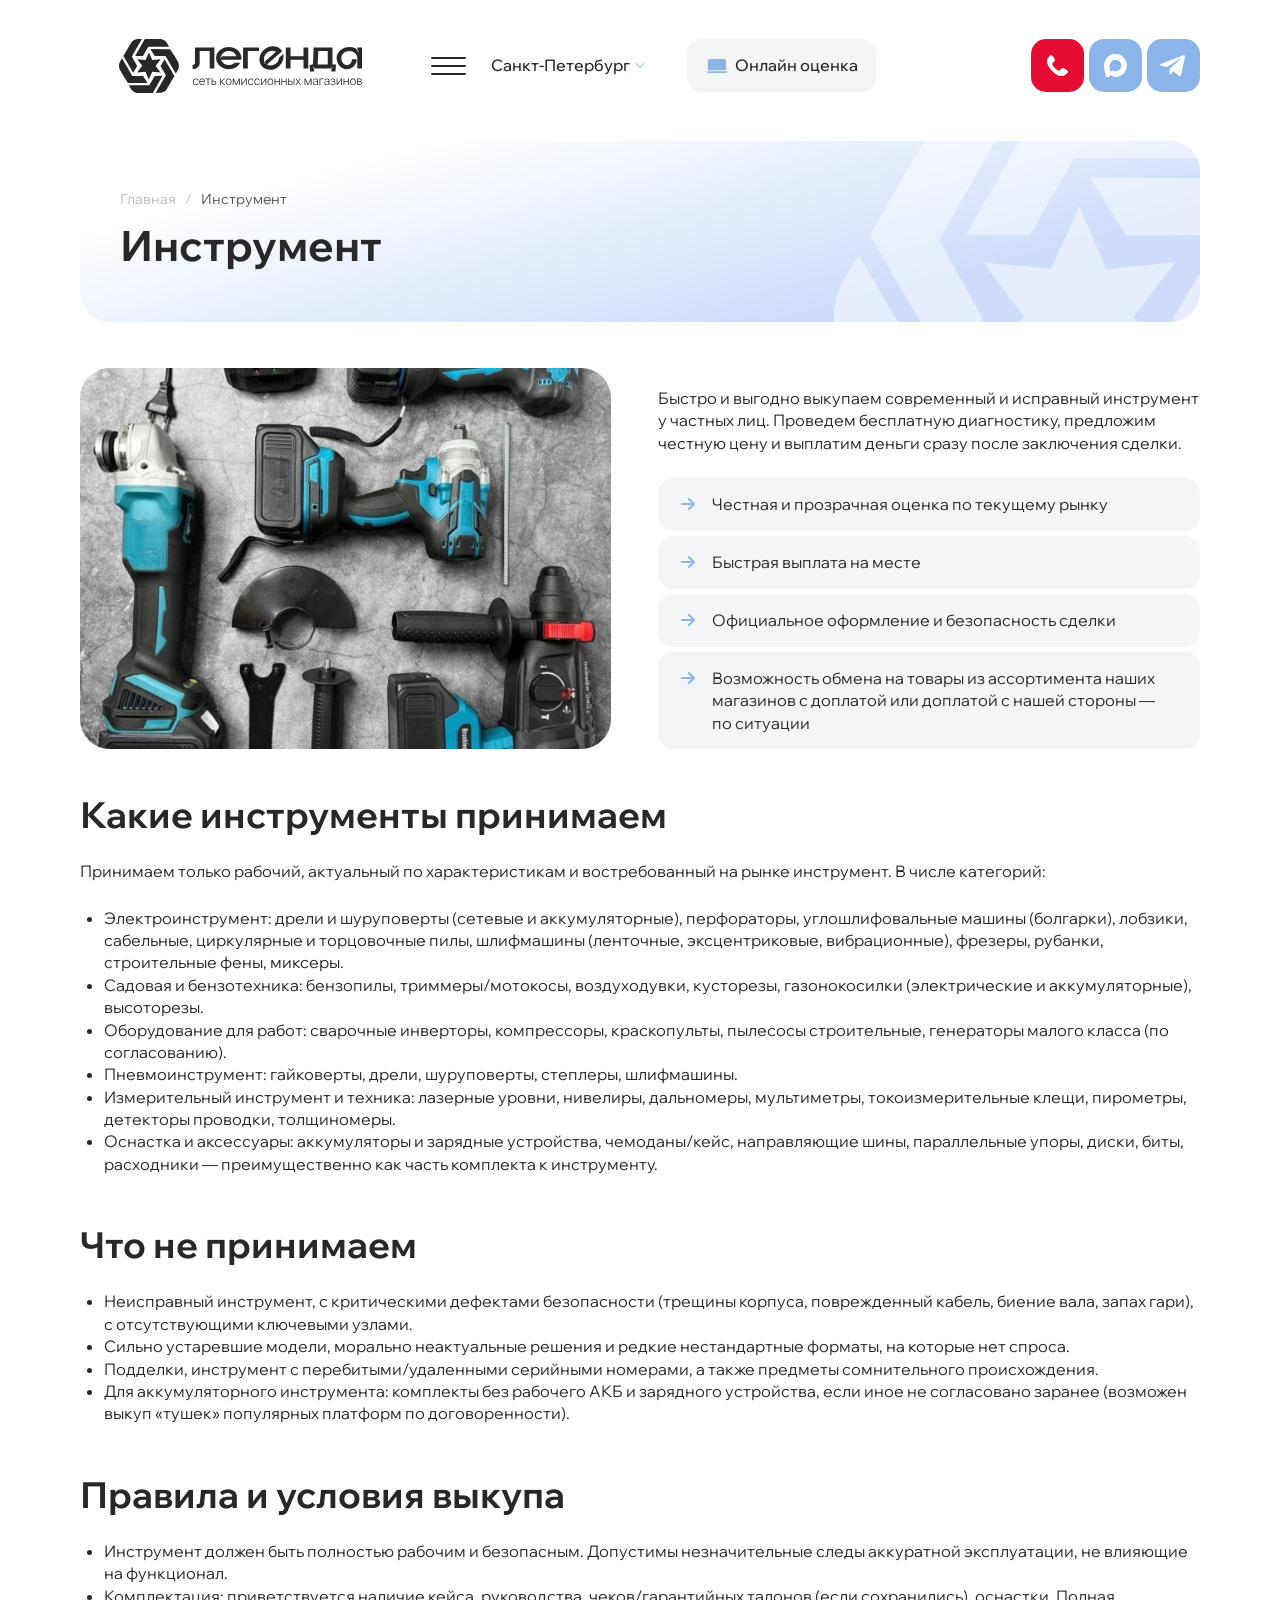
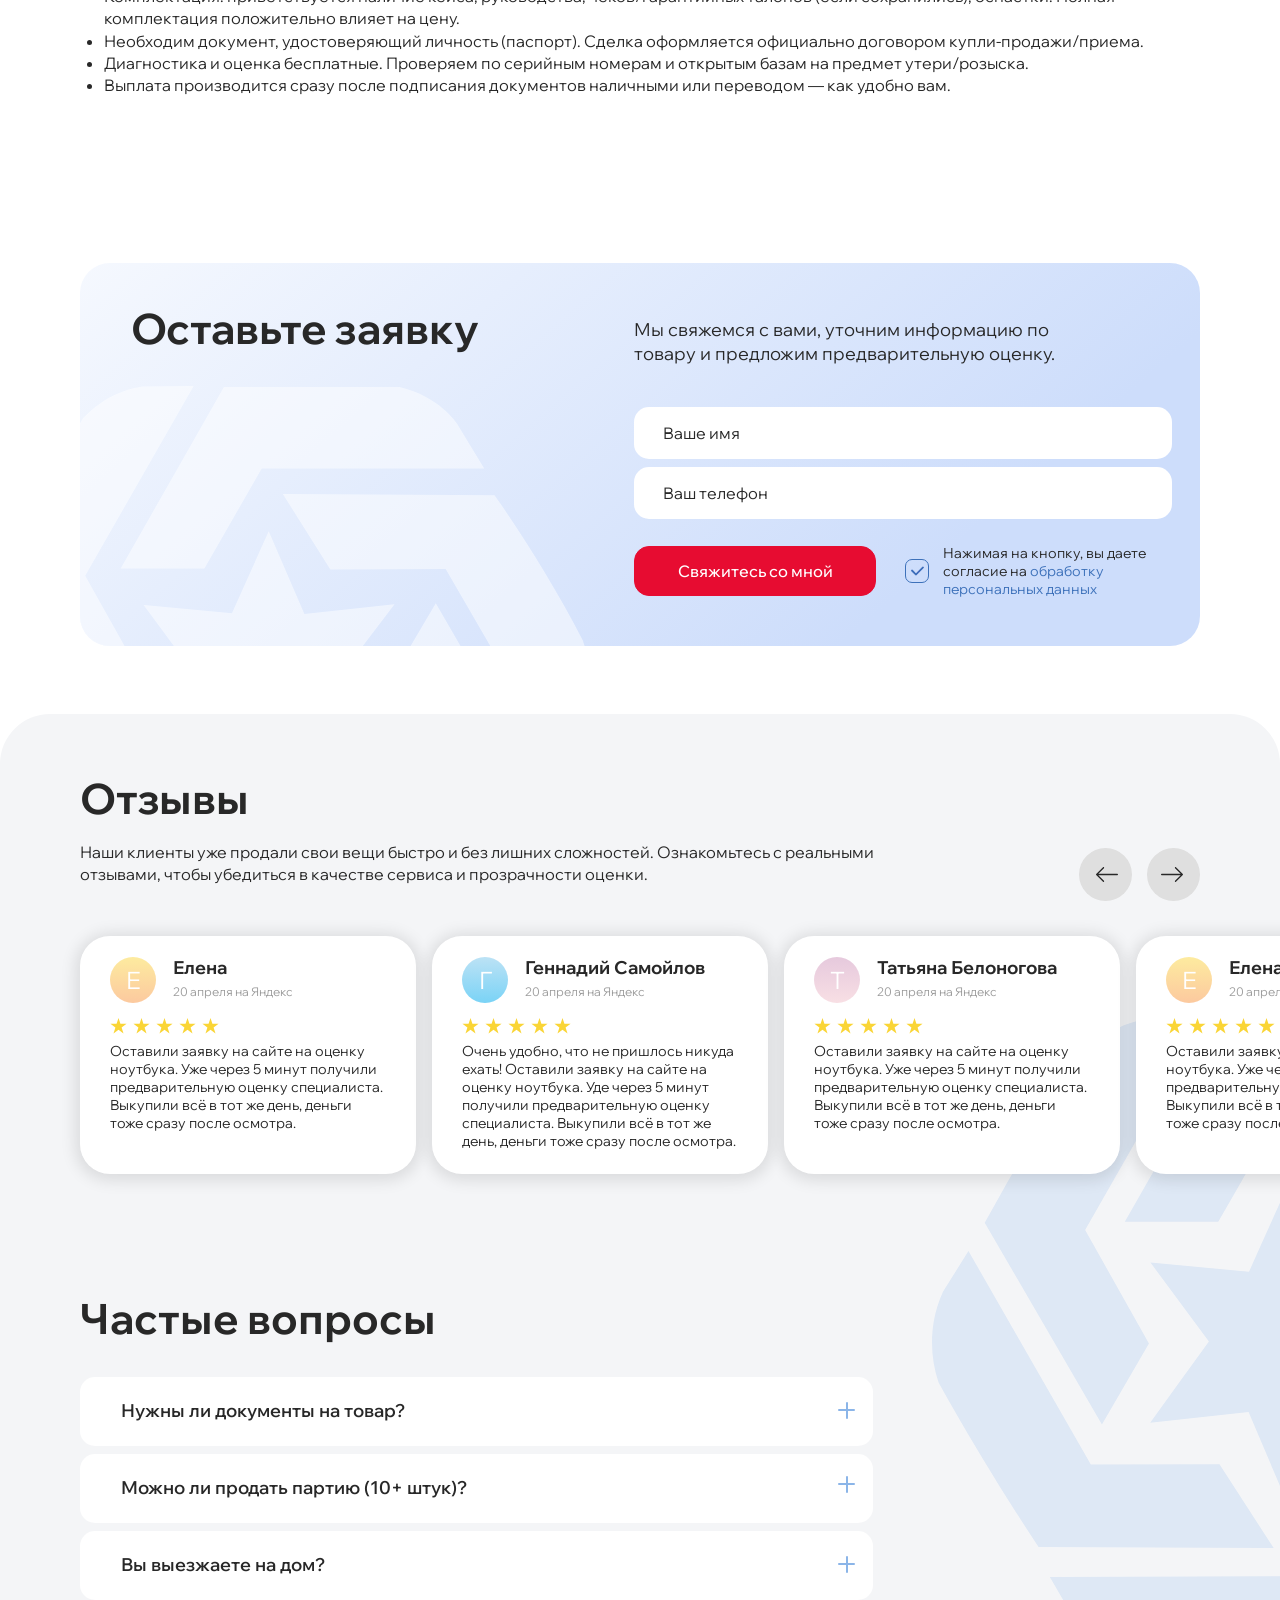
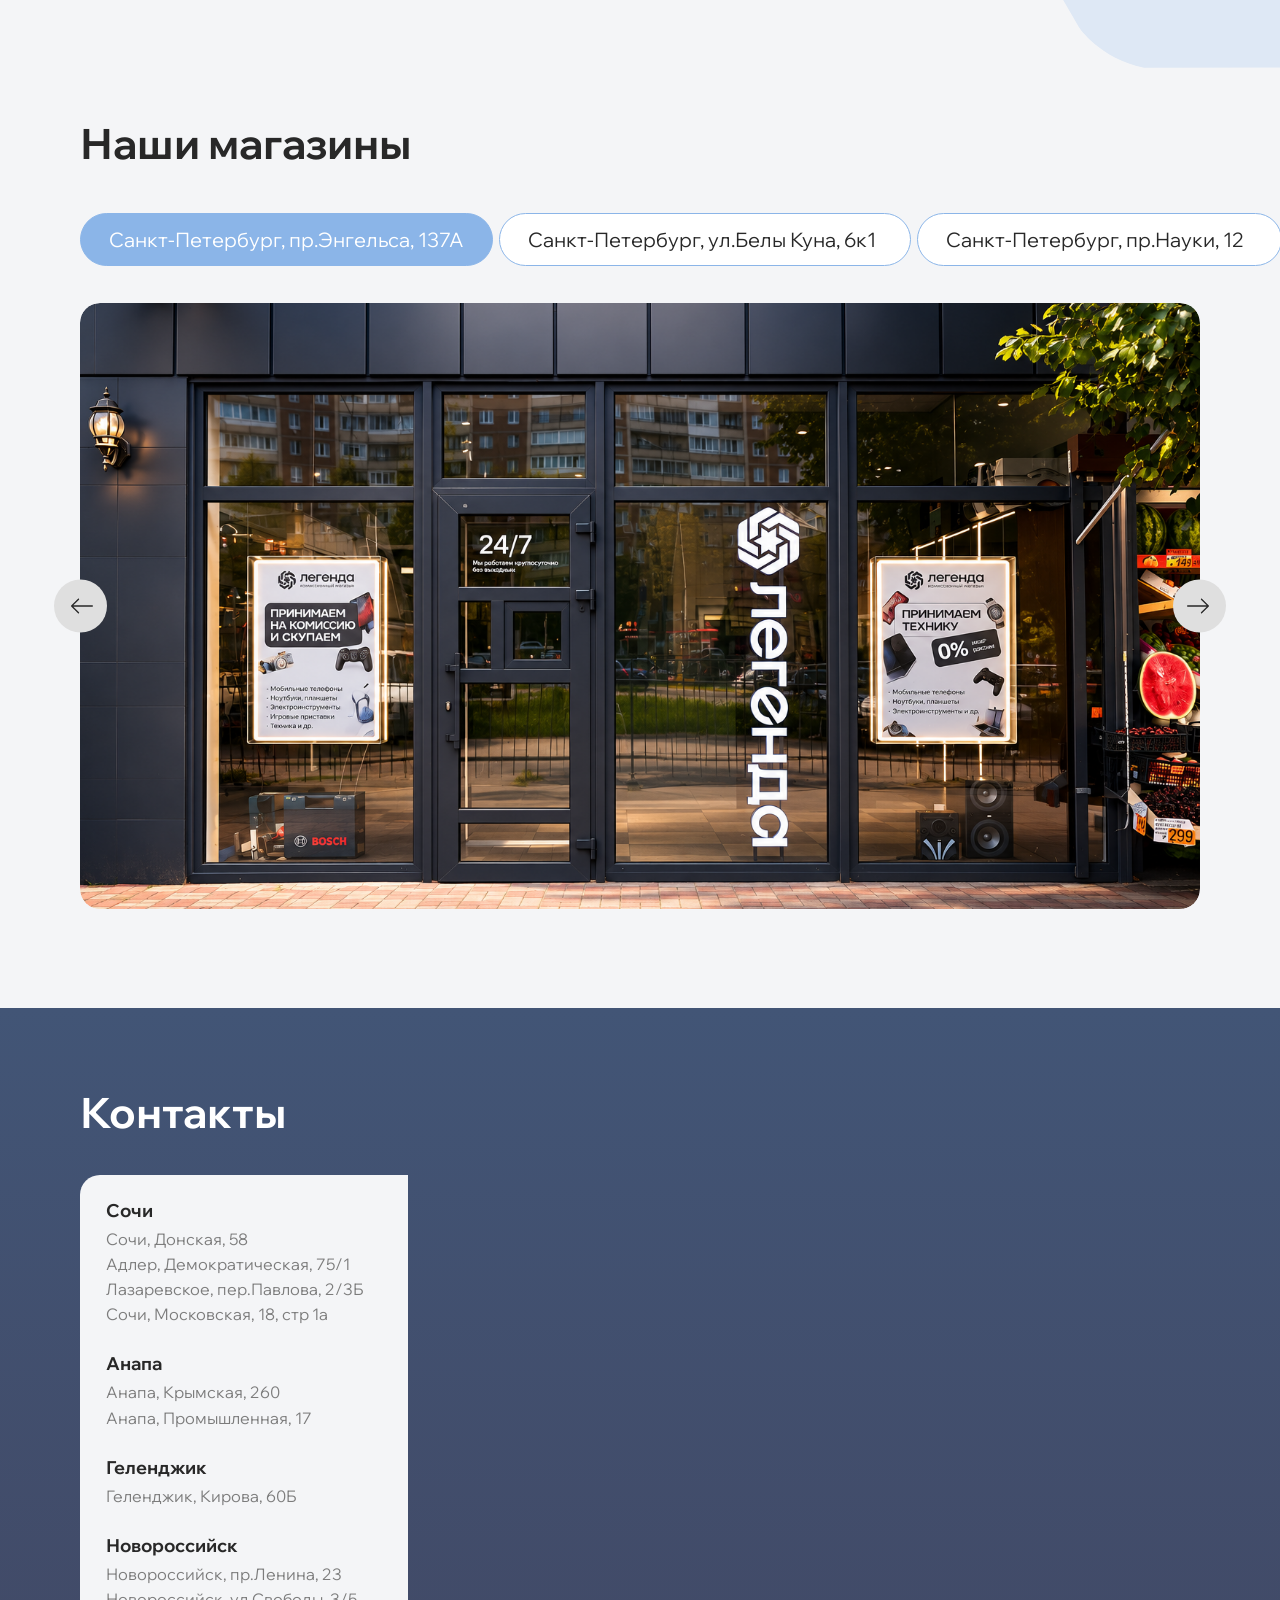
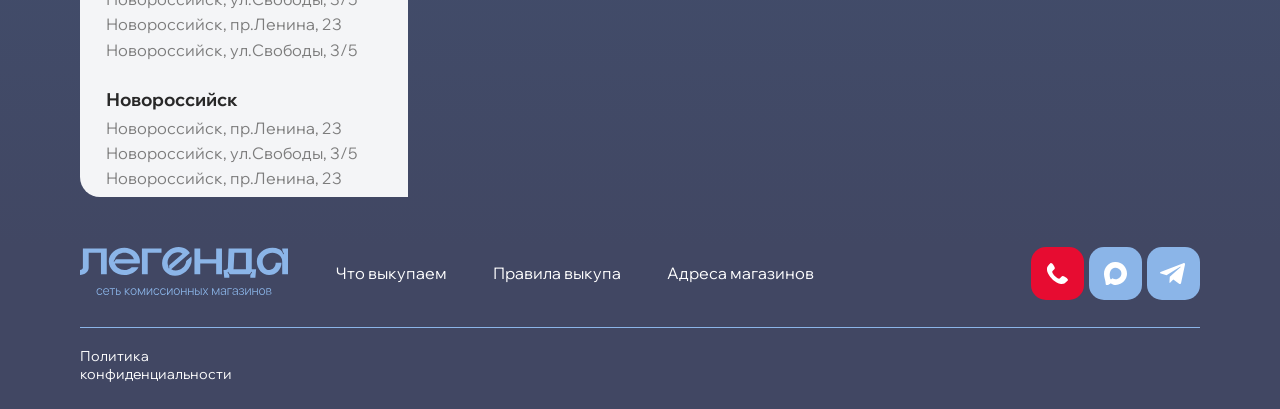
<file: category.html>
<!doctype html>
<html lang="ru">
  <head>
    <meta charset="UTF-8" />
    <meta name="viewport" content="width=device-width, initial-scale=1.0" />
    <title>Инструмент — Легенда</title>
    <link rel="stylesheet" href="modules/wix-madefor-display.css" />
    <link rel="stylesheet" href="modules/swiper-bundle.min.css" />
    <link rel="stylesheet" href="css/styles.css" />
    <script
      src="https://api-maps.yandex.ru/v3/?apikey=90f168b9-9002-4a75-ad9b-fadd23f1e34b&lang=ru_RU"
      type="text/javascript"
    ></script>
  </head>
  <body>
    <header class="header">
      <a class="header__logo" href="index.html">
        <img
          src="assets/logo-header.svg"
          width="243"
          height="54"
          alt="Легенда — комиссионный магазин"
        />
      </a>
      <button
        class="header__menu"
        type="button"
        aria-label="Меню"
        aria-expanded="false"
        aria-controls="mobile-menu"
      >
        <span></span>
        <span></span>
        <span></span>
      </button>
      <!-- Выбор города: по макету новой версии — отдельная кнопка
           сразу после бургера, видна на всех разрешениях. -->
      <button type="button" class="header__city" data-city-open>
        Санкт-Петербург
        <img
          src="assets/icon-chevron.svg"
          width="8"
          height="5"
          alt=""
          class="header__city-icon"
          aria-hidden="true"
        />
      </button>
      <div class="header__actions">
        <button type="button" class="header__action" data-eval-open>
          <img
            src="assets/icon-eval.svg"
            width="20"
            height="15"
            alt=""
            aria-hidden="true"
          />
          Онлайн оценка
        </button>
        <a class="header__action header__action--stores" href="#contacts">
          <img
            src="assets/icon-stores.svg"
            width="11"
            height="15"
            alt=""
            aria-hidden="true"
          />
          Адреса магазинов
        </a>
      </div>
      <div class="header__right">
        <!-- Второй вариант отображения: телефон в шапке по-прежнему скрыт
             (переехал в модалку «Свяжитесь с нами», data-contact-open).
             Выбор города вернулся отдельной кнопкой header__city. -->
        <!--
        <div class="header__phone-group">
          <a class="header__phone-link" href="tel:+79013260869"
            >+7 901-326-08-69</a
          >
          <button type="button" class="header__city" data-city-open>
            Санкт-Петербург
            <img
              src="assets/icon-chevron.svg"
              width="8"
              height="5"
              alt=""
              class="header__city-icon"
              aria-hidden="true"
            />
          </button>
        </div>
        -->
        <!-- Второй вариант отображения: только круглые логотипы мессенджеров. -->
        <!--
        <div class="header__socials">
          <a href="javascript:void(0)" class="header__social" aria-label="Max">
            <img src="assets/icon-max.svg" width="37" height="37" alt="" />
          </a>
          <a
            href="javascript:void(0)"
            class="header__social"
            aria-label="Telegram"
          >
            <img src="assets/icon-tg.svg" width="37" height="37" alt="" />
          </a>
        </div>
        -->
        <!-- Актуальный вариант: звонок и мессенджеры кнопками 53×53 -->
        <div class="header__socials">
          <button
            type="button"
            class="header__social header__social--phone"
            aria-label="Телефоны магазинов"
            data-contact-open
          >
            <img
              src="assets/icon-phone.svg"
              width="21"
              height="21"
              alt=""
              aria-hidden="true"
            />
          </button>
          <a href="javascript:void(0)" class="header__social" aria-label="Max">
            <img
              src="assets/icon-max-button.svg"
              width="53"
              height="53"
              alt=""
            />
          </a>
          <a
            href="javascript:void(0)"
            class="header__social"
            aria-label="Telegram"
          >
            <img src="assets/icon-tg-button.svg" width="53" height="53" alt="" />
          </a>
        </div>
      </div>
    </header>

    <div class="page">
      <section class="page-hero">
        <div class="page-hero__panel">
          <p class="page-hero__crumbs">
            <a href="index.html">Главная</a
            >&nbsp;&nbsp;&nbsp;/&nbsp;&nbsp;&nbsp;<span>Инструмент</span>
          </p>
          <h1>Инструмент</h1>
          <div class="page-hero__art" aria-hidden="true">
            <img
              src="assets/page-hero-art.svg"
              width="490"
              height="445"
              alt=""
            />
          </div>
        </div>
      </section>

      <section class="rules rules--category" id="rules">
        <div class="rules__container">
          <div class="rules__grid">
            <div class="rules__media">
              <img
                src="assets/category.jpg"
                alt="Инструмент, который выкупает магазин «Легенда»"
                loading="lazy"
              />
            </div>
            <p class="rules__lead">
              Быстро и выгодно выкупаем современный и исправный инструмент у
              частных лиц. Проведем бесплатную диагностику, предложим честную
              цену и выплатим деньги сразу после заключения сделки.
            </p>
          </div>
          <ul class="rules__advantages">
            <li class="rules__advantage">
              <svg
                class="rules__advantage-icon"
                width="14"
                height="14"
                viewBox="0 0 12 14"
                fill="none"
                xmlns="http://www.w3.org/2000/svg"
                aria-hidden="true"
              >
                <path
                  d="M0.292898 8.7071L5.2929 13.7071C5.6834 14.0976 6.31659 14.0976 6.70712 13.7071L11.7071 8.7071C12.0976 8.31656 12.0976 7.68341 11.7071 7.29288C11.3166 6.90234 10.6834 6.90234 10.2929 7.29288L6.99999 10.5858V1C6.99999 0.447719 6.55227 0 5.99999 0C5.44771 0 4.99999 0.447719 4.99999 1V10.5858L1.70709 7.29288C1.51184 7.09763 1.2559 7 0.999992 7C0.744086 7 0.488148 7.09763 0.292898 7.29288C-0.0976328 7.68341 -0.0976328 8.31656 0.292898 8.7071Z"
                  fill="#8BB5E8"
                />
              </svg>
              <span class="rules__advantage-text">
                Честная и прозрачная оценка по текущему рынку
              </span>
            </li>
            <li class="rules__advantage">
              <svg
                class="rules__advantage-icon"
                width="14"
                height="14"
                viewBox="0 0 12 14"
                fill="none"
                xmlns="http://www.w3.org/2000/svg"
                aria-hidden="true"
              >
                <path
                  d="M0.292898 8.7071L5.2929 13.7071C5.6834 14.0976 6.31659 14.0976 6.70712 13.7071L11.7071 8.7071C12.0976 8.31656 12.0976 7.68341 11.7071 7.29288C11.3166 6.90234 10.6834 6.90234 10.2929 7.29288L6.99999 10.5858V1C6.99999 0.447719 6.55227 0 5.99999 0C5.44771 0 4.99999 0.447719 4.99999 1V10.5858L1.70709 7.29288C1.51184 7.09763 1.2559 7 0.999992 7C0.744086 7 0.488148 7.09763 0.292898 7.29288C-0.0976328 7.68341 -0.0976328 8.31656 0.292898 8.7071Z"
                  fill="#8BB5E8"
                />
              </svg>
              <span class="rules__advantage-text"
                >Быстрая выплата на месте</span
              >
            </li>
            <li class="rules__advantage">
              <svg
                class="rules__advantage-icon"
                width="14"
                height="14"
                viewBox="0 0 12 14"
                fill="none"
                xmlns="http://www.w3.org/2000/svg"
                aria-hidden="true"
              >
                <path
                  d="M0.292898 8.7071L5.2929 13.7071C5.6834 14.0976 6.31659 14.0976 6.70712 13.7071L11.7071 8.7071C12.0976 8.31656 12.0976 7.68341 11.7071 7.29288C11.3166 6.90234 10.6834 6.90234 10.2929 7.29288L6.99999 10.5858V1C6.99999 0.447719 6.55227 0 5.99999 0C5.44771 0 4.99999 0.447719 4.99999 1V10.5858L1.70709 7.29288C1.51184 7.09763 1.2559 7 0.999992 7C0.744086 7 0.488148 7.09763 0.292898 7.29288C-0.0976328 7.68341 -0.0976328 8.31656 0.292898 8.7071Z"
                  fill="#8BB5E8"
                />
              </svg>
              <span class="rules__advantage-text">
                Официальное оформление и безопасность сделки
              </span>
            </li>
            <li class="rules__advantage">
              <svg
                class="rules__advantage-icon"
                width="14"
                height="14"
                viewBox="0 0 12 14"
                fill="none"
                xmlns="http://www.w3.org/2000/svg"
                aria-hidden="true"
              >
                <path
                  d="M0.292898 8.7071L5.2929 13.7071C5.6834 14.0976 6.31659 14.0976 6.70712 13.7071L11.7071 8.7071C12.0976 8.31656 12.0976 7.68341 11.7071 7.29288C11.3166 6.90234 10.6834 6.90234 10.2929 7.29288L6.99999 10.5858V1C6.99999 0.447719 6.55227 0 5.99999 0C5.44771 0 4.99999 0.447719 4.99999 1V10.5858L1.70709 7.29288C1.51184 7.09763 1.2559 7 0.999992 7C0.744086 7 0.488148 7.09763 0.292898 7.29288C-0.0976328 7.68341 -0.0976328 8.31656 0.292898 8.7071Z"
                  fill="#8BB5E8"
                />
              </svg>
              <span class="rules__advantage-text">
                Возможность обмена на товары из ассортимента наших магазинов с
                доплатой или доплатой с нашей стороны — по ситуации
              </span>
            </li>
          </ul>
          <div class="content__container">
            <h2>Какие инструменты принимаем</h2>
            <p>
              Принимаем только рабочий, актуальный по характеристикам и
              востребованный на рынке инструмент. В числе категорий:
            </p>
            <ul>
              <li>
                Электроинструмент: дрели и шуруповерты (сетевые и
                аккумуляторные), перфораторы, углошлифовальные машины
                (болгарки), лобзики, сабельные, циркулярные и торцовочные пилы,
                шлифмашины (ленточные, эксцентриковые, вибрационные), фрезеры,
                рубанки, строительные фены, миксеры.
              </li>
              <li>
                Садовая и бензотехника: бензопилы, триммеры/мотокосы,
                воздуходувки, кусторезы, газонокосилки (электрические и
                аккумуляторные), высоторезы.
              </li>
              <li>
                Оборудование для работ: сварочные инверторы, компрессоры,
                краскопульты, пылесосы строительные, генераторы малого класса
                (по согласованию).
              </li>
              <li>
                Пневмоинструмент: гайковерты, дрели, шуруповерты, степлеры,
                шлифмашины.
              </li>
              <li>
                Измерительный инструмент и техника: лазерные уровни, нивелиры,
                дальномеры, мультиметры, токоизмерительные клещи, пирометры,
                детекторы проводки, толщиномеры.
              </li>
              <li>
                Оснастка и аксессуары: аккумуляторы и зарядные устройства,
                чемоданы/кейс, направляющие шины, параллельные упоры, диски,
                биты, расходники — преимущественно как часть комплекта к
                инструменту.
              </li>
            </ul>
            <h2>Что не принимаем</h2>
            <ul>
              <li>
                Неисправный инструмент, с критическими дефектами безопасности
                (трещины корпуса, поврежденный кабель, биение вала, запах гари),
                с отсутствующими ключевыми узлами.
              </li>
              <li>
                Сильно устаревшие модели, морально неактуальные решения и редкие
                нестандартные форматы, на которые нет спроса.
              </li>
              <li>
                Подделки, инструмент с перебитыми/удаленными серийными номерами,
                а также предметы сомнительного происхождения.
              </li>
              <li>
                Для аккумуляторного инструмента: комплекты без рабочего АКБ и
                зарядного устройства, если иное не согласовано заранее (возможен
                выкуп «тушек» популярных платформ по договоренности).
              </li>
            </ul>
            <h2>Правила и условия выкупа</h2>
            <ul>
              <li>
                Инструмент должен быть полностью рабочим и безопасным. Допустимы
                незначительные следы аккуратной эксплуатации, не влияющие на
                функционал.
              </li>
              <li>
                Комплектация: приветствуется наличие кейса, руководства,
                чеков/гарантийных талонов (если сохранились), оснастки. Полная
                комплектация положительно влияет на цену.
              </li>
              <li>
                Необходим документ, удостоверяющий личность (паспорт). Сделка
                оформляется официально договором купли-продажи/приема.
              </li>
              <li>
                Диагностика и оценка бесплатные. Проверяем по серийным номерам и
                открытым базам на предмет утери/розыска.
              </li>
              <li>
                Выплата производится сразу после подписания документов наличными
                или переводом — как удобно вам.
              </li>
            </ul>
          </div>
        </div>
      </section>

      <section class="lead" id="lead">
        <img
          class="lead__watermark"
          src="assets/lead-watermark.svg"
          width="641"
          height="583"
          alt=""
          aria-hidden="true"
        />
        <h2 class="section-title">Оставьте заявку</h2>
        <div class="lead__content">
          <p class="lead__subtitle">
            Мы свяжемся с вами, уточним информацию по товару и предложим
            предварительную оценку.
          </p>
          <form class="lead__form" action="#" method="post">
            <label class="visually-hidden" for="name">Ваше имя</label>
            <input
              class="lead__input"
              id="name"
              name="name"
              type="text"
              placeholder="Ваше имя"
              autocomplete="name"
            />
            <label class="visually-hidden" for="phone">Ваш телефон</label>
            <input
              class="lead__input"
              id="phone"
              name="phone"
              type="tel"
              placeholder="Ваш телефон"
              autocomplete="tel"
            />
            <button class="btn btn--primary lead__submit" type="submit">
              Свяжитесь со мной
            </button>
            <label class="lead__legal">
              <input
                class="lead__check"
                type="checkbox"
                name="personal-data-consent"
                checked
              />
              <svg width="24" height="24" viewBox="0 0 24 24" fill="none" xmlns="http://www.w3.org/2000/svg" xmlns:xlink="http://www.w3.org/1999/xlink" class="lead__check-icon">
<rect x="0.5" y="0.5" width="23" height="23" rx="6.5" stroke="#3D71BA"/>
<g class="lead__check-mark">
<use xlink:href="#stroke0_1538_5840" fill="#3D5EBA"/>
<mask id="stroke1_1538_5840" fill="white">
<use xlink:href="#stroke0_1538_5840"/>
</mask>
<path d="M7.62828 11.0657C7.32593 10.7634 6.83574 10.7634 6.53339 11.0657C6.23106 11.3681 6.23106 11.8583 6.53339 12.1606L10.4044 16.0316C10.7067 16.3339 11.1969 16.3339 11.4992 16.0316L18.467 9.06382C18.7693 8.76148 18.7693 8.27129 18.467 7.96894C18.1647 7.6666 17.6745 7.6666 17.3721 7.96894L10.9518 14.3893L7.62828 11.0657Z" stroke-width="16" stroke="#3D71BA" mask="url(#stroke1_1538_5840)"/>
<defs>
<path id="stroke0_1538_5840" d="M7.62828 11.0657C7.32593 10.7634 6.83574 10.7634 6.53339 11.0657C6.23106 11.3681 6.23106 11.8583 6.53339 12.1606L10.4044 16.0316C10.7067 16.3339 11.1969 16.3339 11.4992 16.0316L18.467 9.06382C18.7693 8.76148 18.7693 8.27129 18.467 7.96894C18.1647 7.6666 17.6745 7.6666 17.3721 7.96894L10.9518 14.3893L7.62828 11.0657Z" fill-rule="evenodd" clip-rule="evenodd"/>
</defs>
</g>
</svg>
              <span>
                Нажимая на кнопку, вы даете согласие на
                <a href="javascript:void(0)">обработку персональных данных</a>
              </span>
            </label>
          </form>
        </div>
      </section>

      <div class="bottom-band">
        <img
          class="bottom-band__watermark"
          src="assets/bottom-watermark.svg"
          width="716"
          height="651"
          alt=""
          aria-hidden="true"
        />
        <section class="reviews">
          <div class="reviews__header">
            <div class="reviews__title-group">
              <h2 class="section-title">Отзывы</h2>
              <p class="reviews__subtitle">
                Наши клиенты уже продали свои вещи быстро и без лишних
                сложностей. Ознакомьтесь с реальными отзывами, чтобы убедиться в
                качестве сервиса и прозрачности оценки.
              </p>
            </div>
            <div class="reviews__nav">
              <button
                class="reviews__btn reviews__btn--prev"
                type="button"
                aria-label="Предыдущий отзыв"
              >
                <svg
                  width="53"
                  height="53"
                  viewBox="0 0 53 53"
                  fill="none"
                  xmlns="http://www.w3.org/2000/svg"
                  aria-hidden="true"
                >
                  <path
                    fill-rule="evenodd"
                    clip-rule="evenodd"
                    d="M17 26.5001C17 26.3182 17.0756 26.1445 17.2014 26.0137L24.007 19.2016C24.2758 18.9325 24.711 18.9331 24.9791 19.2016C25.2479 19.47 25.2479 19.906 24.9791 20.1744L19.3464 25.812H38.3125C38.692 25.812 39 26.12 39 26.5001C39 26.8803 38.692 27.1882 38.3125 27.1882H19.3471L24.9791 32.8258C25.2479 33.0942 25.2473 33.5303 24.9791 33.7987C24.7103 34.0671 24.2751 34.0671 24.007 33.7987L17.2014 26.9866C17.0729 26.8578 17.0021 26.6807 17 26.5001Z"
                    fill="currentColor"
                  />
                </svg>
              </button>
              <button
                class="reviews__btn reviews__btn--next"
                type="button"
                aria-label="Следующий отзыв"
              >
                <svg
                  width="53"
                  height="53"
                  viewBox="0 0 53 53"
                  fill="none"
                  xmlns="http://www.w3.org/2000/svg"
                  aria-hidden="true"
                >
                  <path
                    fill-rule="evenodd"
                    clip-rule="evenodd"
                    d="M36 26.5001C36 26.3182 35.9244 26.1445 35.7986 26.0137L28.993 19.2016C28.7242 18.9325 28.289 18.9331 28.0209 19.2016C27.7521 19.47 27.7521 19.906 28.0209 20.1744L33.6536 25.812H14.6875C14.308 25.812 14 26.12 14 26.5001C14 26.8803 14.308 27.1882 14.6875 27.1882H33.6529L28.0209 32.8258C27.7521 33.0942 27.7527 33.5303 28.0209 33.7987C28.2897 34.0671 28.7249 34.0671 28.993 33.7987L35.7986 26.9866C35.9271 26.8578 35.9979 26.6807 36 26.5001Z"
                    fill="currentColor"
                  />
                </svg>
              </button>
            </div>
          </div>
          <div class="swiper reviews-swiper">
            <div class="swiper-wrapper">
              <article class="swiper-slide review-card">
                <div class="review-card__top">
                  <span
                    class="review-card__avatar review-card__avatar--yellow"
                    aria-hidden="true"
                    >Е</span
                  >
                  <div class="review-card__person">
                    <h3 class="review-card__name">Елена</h3>
                    <p class="review-card__meta">20 апреля на Яндекс</p>
                  </div>
                </div>
                <img
                  class="review-card__stars"
                  src="assets/stars.svg"
                  width="109"
                  height="17"
                  alt="5 из 5"
                />
                <p class="review-card__text">
                  Оставили заявку на сайте на оценку ноутбука. Уже через 5 минут
                  получили предварительную оценку специалиста. Выкупили всё в
                  тот же день, деньги тоже сразу после осмотра.
                </p>
              </article>
              <article class="swiper-slide review-card">
                <div class="review-card__top">
                  <span
                    class="review-card__avatar review-card__avatar--blue"
                    aria-hidden="true"
                    >Г</span
                  >
                  <div class="review-card__person">
                    <h3 class="review-card__name">Геннадий Самойлов</h3>
                    <p class="review-card__meta">20 апреля на Яндекс</p>
                  </div>
                </div>
                <img
                  class="review-card__stars"
                  src="assets/stars.svg"
                  width="109"
                  height="17"
                  alt="5 из 5"
                />
                <p class="review-card__text">
                  Очень удобно, что не пришлось никуда ехать! Оставили заявку на
                  сайте на оценку ноутбука. Уде через 5 минут получили
                  предварительную оценку специалиста. Выкупили всё в тот же
                  день, деньги тоже сразу после осмотра.
                </p>
              </article>
              <article class="swiper-slide review-card">
                <div class="review-card__top">
                  <span
                    class="review-card__avatar review-card__avatar--pink"
                    aria-hidden="true"
                    >Т</span
                  >
                  <div class="review-card__person">
                    <h3 class="review-card__name">Татьяна Белоногова</h3>
                    <p class="review-card__meta">20 апреля на Яндекс</p>
                  </div>
                </div>
                <img
                  class="review-card__stars"
                  src="assets/stars.svg"
                  width="109"
                  height="17"
                  alt="5 из 5"
                />
                <p class="review-card__text">
                  Оставили заявку на сайте на оценку ноутбука. Уже через 5 минут
                  получили предварительную оценку специалиста. Выкупили всё в
                  тот же день, деньги тоже сразу после осмотра.
                </p>
              </article>
              <article class="swiper-slide review-card">
                <div class="review-card__top">
                  <span
                    class="review-card__avatar review-card__avatar--yellow"
                    aria-hidden="true"
                    >Е</span
                  >
                  <div class="review-card__person">
                    <h3 class="review-card__name">Елена</h3>
                    <p class="review-card__meta">20 апреля на Яндекс</p>
                  </div>
                </div>
                <img
                  class="review-card__stars"
                  src="assets/stars.svg"
                  width="109"
                  height="17"
                  alt="5 из 5"
                />
                <p class="review-card__text">
                  Оставили заявку на сайте на оценку ноутбука. Уже через 5 минут
                  получили предварительную оценку специалиста. Выкупили всё в
                  тот же день, деньги тоже сразу после осмотра.
                </p>
              </article>
              <article class="swiper-slide review-card">
                <div class="review-card__top">
                  <span
                    class="review-card__avatar review-card__avatar--blue"
                    aria-hidden="true"
                    >Г</span
                  >
                  <div class="review-card__person">
                    <h3 class="review-card__name">Геннадий Самойлов</h3>
                    <p class="review-card__meta">20 апреля на Яндекс</p>
                  </div>
                </div>
                <img
                  class="review-card__stars"
                  src="assets/stars.svg"
                  width="109"
                  height="17"
                  alt="5 из 5"
                />
                <p class="review-card__text">
                  Очень удобно, что не пришлось никуда ехать! Оставили заявку на
                  сайте на оценку ноутбука. Уде через 5 минут получили
                  предварительную оценку специалиста. Выкупили всё в тот же
                  день, деньги тоже сразу после осмотра.
                </p>
              </article>
              <article class="swiper-slide review-card">
                <div class="review-card__top">
                  <span
                    class="review-card__avatar review-card__avatar--pink"
                    aria-hidden="true"
                    >Т</span
                  >
                  <div class="review-card__person">
                    <h3 class="review-card__name">Татьяна Белоногова</h3>
                    <p class="review-card__meta">20 апреля на Яндекс</p>
                  </div>
                </div>
                <img
                  class="review-card__stars"
                  src="assets/stars.svg"
                  width="109"
                  height="17"
                  alt="5 из 5"
                />
                <p class="review-card__text">
                  Оставили заявку на сайте на оценку ноутбука. Уже через 5 минут
                  получили предварительную оценку специалиста. Выкупили всё в
                  тот же день, деньги тоже сразу после осмотра.
                </p>
              </article>
            </div>
          </div>
        </section>

        <section class="faq">
          <h2 class="section-title">Частые вопросы</h2>
          <div class="faq__list">
            <details class="faq-item">
              <summary class="faq-item__summary">
                <span>Нужны ли документы на товар?</span>
                <span class="faq-item__icon" aria-hidden="true"></span>
              </summary>
              <p class="faq-item__answer">
                Да, вы можете продать партию техники (от 10 штук). Мы организуем
                вывоз, проведём оценку на месте и выплатим деньги сразу после
                согласования цены.
              </p>
            </details>
            <details class="faq-item">
              <summary class="faq-item__summary faq-item__summary--multiline">
                <span>Можно ли продать партию (10+ штук)?</span>
                <span class="faq-item__icon" aria-hidden="true"></span>
              </summary>
              <p class="faq-item__answer">
                Да, вы можете продать партию техники (от 10 штук). Мы организуем
                вывоз, проведём оценку на месте и выплатим деньги сразу после
                согласования цены.
              </p>
            </details>
            <details class="faq-item">
              <summary class="faq-item__summary">
                <span>Вы выезжаете на дом?</span>
                <span class="faq-item__icon" aria-hidden="true"></span>
              </summary>
              <p class="faq-item__answer">
                Да, вы можете продать партию техники (от 10 штук). Мы организуем
                вывоз, проведём оценку на месте и выплатим деньги сразу после
                согласования цены.
              </p>
            </details>
          </div>
        </section>

        <section class="stores" id="stores">
          <h2 class="section-title">Наши магазины</h2>
          <div class="swiper stores-tabs-swiper">
            <div
              class="swiper-wrapper"
              role="tablist"
              aria-label="Адреса магазинов"
            >
              <div class="swiper-slide">
                <button
                  class="stores__tab is-active"
                  type="button"
                  role="tab"
                  aria-selected="true"
                  data-store="0"
                >
                  Санкт-Петербург, пр.Энгельса, 137А
                </button>
              </div>
              <div class="swiper-slide">
                <button
                  class="stores__tab"
                  type="button"
                  role="tab"
                  aria-selected="false"
                  data-store="1"
                >
                  Санкт-Петербург, ул.Белы Куна, 6к1
                </button>
              </div>
              <div class="swiper-slide">
                <button
                  class="stores__tab"
                  type="button"
                  role="tab"
                  aria-selected="false"
                  data-store="2"
                >
                  Санкт-Петербург, пр.Науки, 12
                </button>
              </div>
            </div>
          </div>
          <div class="stores__galleries">
            <button
              class="stores__btn stores__btn--prev"
              type="button"
              aria-label="Предыдущее фото"
            >
              <svg
                width="53"
                height="53"
                viewBox="0 0 53 53"
                fill="none"
                xmlns="http://www.w3.org/2000/svg"
                aria-hidden="true"
              >
                <path
                  fill-rule="evenodd"
                  clip-rule="evenodd"
                  d="M17 26.5001C17 26.3182 17.0756 26.1445 17.2014 26.0137L24.007 19.2016C24.2758 18.9325 24.711 18.9331 24.9791 19.2016C25.2479 19.47 25.2479 19.906 24.9791 20.1744L19.3464 25.812H38.3125C38.692 25.812 39 26.12 39 26.5001C39 26.8803 38.692 27.1882 38.3125 27.1882H19.3471L24.9791 32.8258C25.2479 33.0942 25.2473 33.5303 24.9791 33.7987C24.7103 34.0671 24.2751 34.0671 24.007 33.7987L17.2014 26.9866C17.0729 26.8578 17.0021 26.6807 17 26.5001Z"
                  fill="currentColor"
                />
              </svg>
            </button>
            <button
              class="stores__btn stores__btn--next"
              type="button"
              aria-label="Следующее фото"
            >
              <svg
                width="53"
                height="53"
                viewBox="0 0 53 53"
                fill="none"
                xmlns="http://www.w3.org/2000/svg"
                aria-hidden="true"
              >
                <path
                  fill-rule="evenodd"
                  clip-rule="evenodd"
                  d="M36 26.5001C36 26.3182 35.9244 26.1445 35.7986 26.0137L28.993 19.2016C28.7242 18.9325 28.289 18.9331 28.0209 19.2016C27.7521 19.47 27.7521 19.906 28.0209 20.1744L33.6536 25.812H14.6875C14.308 25.812 14 26.12 14 26.5001C14 26.8803 14.308 27.1882 14.6875 27.1882H33.6529L28.0209 32.8258C27.7521 33.0942 27.7527 33.5303 28.0209 33.7987C28.2897 34.0671 28.7249 34.0671 28.993 33.7987L35.7986 26.9866C35.9271 26.8578 35.9979 26.6807 36 26.5001Z"
                  fill="currentColor"
                />
              </svg>
            </button>
            <!-- Магазин 1 -->
            <div class="swiper stores-photos-swiper is-active" data-gallery="0">
              <div class="swiper-wrapper">
                <figure class="swiper-slide stores__photo">
                  <img
                    src="assets/store-1.png"
                    alt="Магазин на пр. Энгельса, 137А - Фото 1"
                  />
                </figure>
                <figure class="swiper-slide stores__photo">
                  <img
                    src="assets/store-2.png"
                    alt="Магазин на пр. Энгельса, 137А - Фото 2"
                  />
                </figure>
              </div>
            </div>
            <!-- Магазин 2 -->
            <div
              class="swiper stores-photos-swiper"
              data-gallery="1"
              style="display: none"
            >
              <div class="swiper-wrapper">
                <figure class="swiper-slide stores__photo">
                  <img
                    src="assets/store-2.png"
                    alt="Магазин на ул. Белы Куна, 6к1 - Фото 1"
                  />
                </figure>
                <figure class="swiper-slide stores__photo">
                  <img
                    src="assets/store-1.png"
                    alt="Магазин на ул. Белы Куна, 6к1 - Фото 2"
                  />
                </figure>
              </div>
            </div>
            <!-- Магазин 3 -->
            <div
              class="swiper stores-photos-swiper"
              data-gallery="2"
              style="display: none"
            >
              <div class="swiper-wrapper">
                <figure class="swiper-slide stores__photo">
                  <img
                    src="assets/store-1.png"
                    alt="Магазин на пр. Науки, 12 - Фото 1"
                  />
                </figure>
                <figure class="swiper-slide stores__photo">
                  <img
                    src="assets/store-2.png"
                    alt="Магазин на пр. Науки, 12 - Фото 2"
                  />
                </figure>
              </div>
            </div>
          </div>
        </section>
      </div>

      <section class="contacts" id="contacts">
        <div class="contacts__container">
          <h2 class="section-title">Контакты</h2>
          <div
            class="contacts__toggles"
            role="tablist"
            aria-label="Вид контактов"
          >
            <button
              type="button"
              class="contacts__toggle is-active"
              role="tab"
              aria-selected="true"
              data-contacts-view="map"
            >
              Показать на карте
            </button>
            <button
              type="button"
              class="contacts__toggle"
              role="tab"
              aria-selected="false"
              data-contacts-view="list"
            >
              Показать списком
            </button>
          </div>
          <div class="contacts__cities" data-contacts-panel="list" hidden>
            <div class="contacts-card">
              <h3 class="contacts-card__city">Сочи</h3>
              <ul class="contacts-card__list">
                <li>
                  <button
                    type="button"
                    class="contacts-card__address"
                    data-store-detail="sochi-donskaya-58"
                    data-store-coords="39.723,43.599"
                  >
                    Сочи, Донская, 58
                  </button>
                </li>
                <li>
                  <button
                    type="button"
                    class="contacts-card__address"
                    data-store-detail="adler-demokraticheskaya"
                    data-store-coords="39.924,43.437"
                  >
                    Адлер, Демократическая, 75/1
                  </button>
                </li>
                <li>
                  <button
                    type="button"
                    class="contacts-card__address"
                    data-store-detail="lazarevskoye-pavlova"
                    data-store-coords="39.331,43.909"
                  >
                    Лазаревское, пер.Павлова, 2/3Б
                  </button>
                </li>
                <li>
                  <button
                    type="button"
                    class="contacts-card__address"
                    data-store-detail="sochi-moskovskaya"
                    data-store-coords="39.725,43.585"
                  >
                    Сочи, Московская, 18, стр 1а
                  </button>
                </li>
              </ul>
            </div>
            <div class="contacts-card">
              <h3 class="contacts-card__city">Анапа</h3>
              <ul class="contacts-card__list">
                <li>
                  <button
                    type="button"
                    class="contacts-card__address"
                    data-store-detail="anapa-krymskaya"
                    data-store-coords="37.317,44.895"
                  >
                    Анапа, Крымская, 260
                  </button>
                </li>
                <li>
                  <button
                    type="button"
                    class="contacts-card__address"
                    data-store-detail="anapa-promyshlennaya"
                    data-store-coords="37.347,44.898"
                  >
                    Анапа, Промышленная, 17
                  </button>
                </li>
              </ul>
            </div>
            <div class="contacts-card">
              <h3 class="contacts-card__city">Геленджик</h3>
              <ul class="contacts-card__list">
                <li>
                  <button
                    type="button"
                    class="contacts-card__address"
                    data-store-detail="gelendzhik-kirova"
                    data-store-coords="38.077,44.562"
                  >
                    Геленджик, Кирова, 60Б
                  </button>
                </li>
              </ul>
            </div>
            <div class="contacts-card">
              <h3 class="contacts-card__city">Новороссийск</h3>
              <ul class="contacts-card__list">
                <li>
                  <button
                    type="button"
                    class="contacts-card__address"
                    data-store-detail="novorossiysk-lenina"
                    data-store-coords="37.769,44.724"
                  >
                    Новороссийск, пр.Ленина, 23
                  </button>
                </li>
                <li>
                  <button
                    type="button"
                    class="contacts-card__address"
                    data-store-detail="novorossiysk-svobody"
                    data-store-coords="37.771,44.726"
                  >
                    Новороссийск, ул.Свободы, 3/5
                  </button>
                </li>
                <li>
                  <button
                    type="button"
                    class="contacts-card__address"
                    data-store-detail="novorossiysk-lenina"
                    data-store-coords="37.769,44.724"
                  >
                    Новороссийск, пр.Ленина, 23
                  </button>
                </li>
                <li>
                  <button
                    type="button"
                    class="contacts-card__address"
                    data-store-detail="novorossiysk-svobody"
                    data-store-coords="37.771,44.726"
                  >
                    Новороссийск, ул.Свободы, 3/5
                  </button>
                </li>
              </ul>
            </div>
            <div class="contacts-card">
              <h3 class="contacts-card__city">Новороссийск</h3>
              <ul class="contacts-card__list">
                <li>
                  <button
                    type="button"
                    class="contacts-card__address"
                    data-store-detail="novorossiysk-lenina"
                    data-store-coords="37.769,44.724"
                  >
                    Новороссийск, пр.Ленина, 23
                  </button>
                </li>
                <li>
                  <button
                    type="button"
                    class="contacts-card__address"
                    data-store-detail="novorossiysk-svobody"
                    data-store-coords="37.771,44.726"
                  >
                    Новороссийск, ул.Свободы, 3/5
                  </button>
                </li>
                <li>
                  <button
                    type="button"
                    class="contacts-card__address"
                    data-store-detail="novorossiysk-lenina"
                    data-store-coords="37.769,44.724"
                  >
                    Новороссийск, пр.Ленина, 23
                  </button>
                </li>
                <li>
                  <button
                    type="button"
                    class="contacts-card__address"
                    data-store-detail="novorossiysk-svobody"
                    data-store-coords="37.771,44.726"
                  >
                    Новороссийск, ул.Свободы, 3/5
                  </button>
                </li>
              </ul>
            </div>
            <div class="contacts-card">
              <h3 class="contacts-card__city">Новороссийск</h3>
              <ul class="contacts-card__list">
                <li>
                  <button
                    type="button"
                    class="contacts-card__address"
                    data-store-detail="novorossiysk-lenina"
                    data-store-coords="37.769,44.724"
                  >
                    Новороссийск, пр.Ленина, 23
                  </button>
                </li>
                <li>
                  <button
                    type="button"
                    class="contacts-card__address"
                    data-store-detail="novorossiysk-svobody"
                    data-store-coords="37.771,44.726"
                  >
                    Новороссийск, ул.Свободы, 3/5
                  </button>
                </li>
                <li>
                  <button
                    type="button"
                    class="contacts-card__address"
                    data-store-detail="novorossiysk-lenina"
                    data-store-coords="37.769,44.724"
                  >
                    Новороссийск, пр.Ленина, 23
                  </button>
                </li>
                <li>
                  <button
                    type="button"
                    class="contacts-card__address"
                    data-store-detail="novorossiysk-svobody"
                    data-store-coords="37.771,44.726"
                  >
                    Новороссийск, ул.Свободы, 3/5
                  </button>
                </li>
              </ul>
            </div>
          </div>
          <div
            class="contacts__detail"
            data-contacts-panel="detail"
            hidden
            aria-live="polite"
          >
            <button
              type="button"
              class="contacts-detail__back"
              data-contacts-detail-back
              aria-label="Назад к списку адресов"
            >
              <svg
                width="24"
                height="24"
                viewBox="0 0 24 24"
                fill="none"
                xmlns="http://www.w3.org/2000/svg"
                aria-hidden="true"
              >
                <path
                  d="M15.41 7.41L14 6l-6 6 6 6 1.41-1.41L10.83 12l4.58-4.59Z"
                  fill="currentColor"
                />
              </svg>
            </button>

            <!-- Магазин: Сочи, Донская, 58 -->
            <div
              class="contacts-detail__store"
              data-store-detail="sochi-donskaya-58"
            >
              <h3 class="contacts-detail__title">Сочи, Донская, 58</h3>
              <p class="contacts-detail__hours">Ежедневно 10:00 - 20:00</p>
              <a class="contacts-detail__phone" href="tel:+79998880000"
                >+7 999 888-00-00</a
              >
              <p class="contacts-detail__messengers-label">
                Напишите нам в мессенджерах:
              </p>
              <div class="contacts-detail__messengers">
                <a
                  class="contacts-detail__messenger"
                  href="javascript:void(0)"
                  target="_blank"
                  rel="noopener noreferrer"
                >
                  <img
                    src="assets/icon-max.svg"
                    width="20"
                    height="20"
                    alt=""
                    aria-hidden="true"
                  />
                  Max
                </a>
                <a
                  class="contacts-detail__messenger"
                  href="javascript:void(0)"
                  target="_blank"
                  rel="noopener noreferrer"
                >
                  <img
                    src="assets/icon-tg-sm.svg"
                    width="20"
                    height="20"
                    alt=""
                    aria-hidden="true"
                  />
                  Telegram
                </a>
              </div>
              <a
                class="contacts-detail__route"
                href="https://yandex.ru/maps/?rtext=~43.599,39.723&rtt=auto"
                target="_blank"
                rel="noopener noreferrer"
              >
                Построить маршрут
              </a>
              <figure class="contacts-detail__photo">
                <img src="assets/store-1.png" alt="Магазин Сочи, Донская, 58" />
              </figure>
            </div>

            <!-- Магазин: Адлер, Демократическая, 75/1 -->
            <div
              class="contacts-detail__store"
              data-store-detail="adler-demokraticheskaya"
              hidden
            >
              <h3 class="contacts-detail__title">
                Адлер, Демократическая, 75/1
              </h3>
              <p class="contacts-detail__hours">Ежедневно 10:00 - 20:00</p>
              <a class="contacts-detail__phone" href="tel:+79998880000"
                >+7 999 888-00-00</a
              >
              <p class="contacts-detail__messengers-label">
                Напишите нам в мессенджерах:
              </p>
              <div class="contacts-detail__messengers">
                <a
                  class="contacts-detail__messenger"
                  href="javascript:void(0)"
                  target="_blank"
                  rel="noopener noreferrer"
                >
                  <img
                    src="assets/icon-max.svg"
                    width="20"
                    height="20"
                    alt=""
                    aria-hidden="true"
                  />
                  Max
                </a>
                <a
                  class="contacts-detail__messenger"
                  href="javascript:void(0)"
                  target="_blank"
                  rel="noopener noreferrer"
                >
                  <img
                    src="assets/icon-tg-sm.svg"
                    width="20"
                    height="20"
                    alt=""
                    aria-hidden="true"
                  />
                  Telegram
                </a>
              </div>
              <a
                class="contacts-detail__route"
                href="https://yandex.ru/maps/?rtext=~43.437,39.924&rtt=auto"
                target="_blank"
                rel="noopener noreferrer"
              >
                Построить маршрут
              </a>
              <figure class="contacts-detail__photo">
                <img
                  src="assets/store-2.png"
                  alt="Магазин Адлер, Демократическая, 75/1"
                />
              </figure>
            </div>

            <!-- Магазин: Лазаревское, пер.Павлова, 2/3Б -->
            <div
              class="contacts-detail__store"
              data-store-detail="lazarevskoye-pavlova"
              hidden
            >
              <h3 class="contacts-detail__title">
                Лазаревское, пер.Павлова, 2/3Б
              </h3>
              <p class="contacts-detail__hours">Ежедневно 10:00 - 20:00</p>
              <a class="contacts-detail__phone" href="tel:+79998880000"
                >+7 999 888-00-00</a
              >
              <p class="contacts-detail__messengers-label">
                Напишите нам в мессенджерах:
              </p>
              <div class="contacts-detail__messengers">
                <a
                  class="contacts-detail__messenger"
                  href="javascript:void(0)"
                  target="_blank"
                  rel="noopener noreferrer"
                >
                  <img
                    src="assets/icon-max.svg"
                    width="20"
                    height="20"
                    alt=""
                    aria-hidden="true"
                  />
                  Max
                </a>
                <a
                  class="contacts-detail__messenger"
                  href="javascript:void(0)"
                  target="_blank"
                  rel="noopener noreferrer"
                >
                  <img
                    src="assets/icon-tg-sm.svg"
                    width="20"
                    height="20"
                    alt=""
                    aria-hidden="true"
                  />
                  Telegram
                </a>
              </div>
              <a
                class="contacts-detail__route"
                href="https://yandex.ru/maps/?rtext=~43.909,39.331&rtt=auto"
                target="_blank"
                rel="noopener noreferrer"
              >
                Построить маршрут
              </a>
              <figure class="contacts-detail__photo">
                <img
                  src="assets/store-1.png"
                  alt="Магазин Лазаревское, пер.Павлова, 2/3Б"
                />
              </figure>
            </div>

            <!-- Магазин: Сочи, Московская, 18, стр 1а -->
            <div
              class="contacts-detail__store"
              data-store-detail="sochi-moskovskaya"
              hidden
            >
              <h3 class="contacts-detail__title">
                Сочи, Московская, 18, стр 1а
              </h3>
              <p class="contacts-detail__hours">Ежедневно 10:00 - 20:00</p>
              <a class="contacts-detail__phone" href="tel:+79998880000"
                >+7 999 888-00-00</a
              >
              <p class="contacts-detail__messengers-label">
                Напишите нам в мессенджерах:
              </p>
              <div class="contacts-detail__messengers">
                <a
                  class="contacts-detail__messenger"
                  href="javascript:void(0)"
                  target="_blank"
                  rel="noopener noreferrer"
                >
                  <img
                    src="assets/icon-max.svg"
                    width="20"
                    height="20"
                    alt=""
                    aria-hidden="true"
                  />
                  Max
                </a>
                <a
                  class="contacts-detail__messenger"
                  href="javascript:void(0)"
                  target="_blank"
                  rel="noopener noreferrer"
                >
                  <img
                    src="assets/icon-tg-sm.svg"
                    width="20"
                    height="20"
                    alt=""
                    aria-hidden="true"
                  />
                  Telegram
                </a>
              </div>
              <a
                class="contacts-detail__route"
                href="https://yandex.ru/maps/?rtext=~43.585,39.725&rtt=auto"
                target="_blank"
                rel="noopener noreferrer"
              >
                Построить маршрут
              </a>
              <figure class="contacts-detail__photo">
                <img
                  src="assets/store-2.png"
                  alt="Магазин Сочи, Московская, 18, стр 1а"
                />
              </figure>
            </div>

            <!-- Магазин: Анапа, Крымская, 260 -->
            <div
              class="contacts-detail__store"
              data-store-detail="anapa-krymskaya"
              hidden
            >
              <h3 class="contacts-detail__title">Анапа, Крымская, 260</h3>
              <p class="contacts-detail__hours">Ежедневно 10:00 - 20:00</p>
              <a class="contacts-detail__phone" href="tel:+79998880000"
                >+7 999 888-00-00</a
              >
              <p class="contacts-detail__messengers-label">
                Напишите нам в мессенджерах:
              </p>
              <div class="contacts-detail__messengers">
                <a
                  class="contacts-detail__messenger"
                  href="javascript:void(0)"
                  target="_blank"
                  rel="noopener noreferrer"
                >
                  <img
                    src="assets/icon-max.svg"
                    width="20"
                    height="20"
                    alt=""
                    aria-hidden="true"
                  />
                  Max
                </a>
                <a
                  class="contacts-detail__messenger"
                  href="javascript:void(0)"
                  target="_blank"
                  rel="noopener noreferrer"
                >
                  <img
                    src="assets/icon-tg-sm.svg"
                    width="20"
                    height="20"
                    alt=""
                    aria-hidden="true"
                  />
                  Telegram
                </a>
              </div>
              <a
                class="contacts-detail__route"
                href="https://yandex.ru/maps/?rtext=~44.895,37.317&rtt=auto"
                target="_blank"
                rel="noopener noreferrer"
              >
                Построить маршрут
              </a>
              <figure class="contacts-detail__photo">
                <img
                  src="assets/store-1.png"
                  alt="Магазин Анапа, Крымская, 260"
                />
              </figure>
            </div>

            <!-- Магазин: Анапа, Промышленная, 17 -->
            <div
              class="contacts-detail__store"
              data-store-detail="anapa-promyshlennaya"
              hidden
            >
              <h3 class="contacts-detail__title">Анапа, Промышленная, 17</h3>
              <p class="contacts-detail__hours">Ежедневно 10:00 - 20:00</p>
              <a class="contacts-detail__phone" href="tel:+79998880000"
                >+7 999 888-00-00</a
              >
              <p class="contacts-detail__messengers-label">
                Напишите нам в мессенджерах:
              </p>
              <div class="contacts-detail__messengers">
                <a
                  class="contacts-detail__messenger"
                  href="javascript:void(0)"
                  target="_blank"
                  rel="noopener noreferrer"
                >
                  <img
                    src="assets/icon-max.svg"
                    width="20"
                    height="20"
                    alt=""
                    aria-hidden="true"
                  />
                  Max
                </a>
                <a
                  class="contacts-detail__messenger"
                  href="javascript:void(0)"
                  target="_blank"
                  rel="noopener noreferrer"
                >
                  <img
                    src="assets/icon-tg-sm.svg"
                    width="20"
                    height="20"
                    alt=""
                    aria-hidden="true"
                  />
                  Telegram
                </a>
              </div>
              <a
                class="contacts-detail__route"
                href="https://yandex.ru/maps/?rtext=~44.898,37.347&rtt=auto"
                target="_blank"
                rel="noopener noreferrer"
              >
                Построить маршрут
              </a>
              <figure class="contacts-detail__photo">
                <img
                  src="assets/store-2.png"
                  alt="Магазин Анапа, Промышленная, 17"
                />
              </figure>
            </div>

            <!-- Магазин: Геленджик, Кирова, 60Б -->
            <div
              class="contacts-detail__store"
              data-store-detail="gelendzhik-kirova"
              hidden
            >
              <h3 class="contacts-detail__title">Геленджик, Кирова, 60Б</h3>
              <p class="contacts-detail__hours">Ежедневно 10:00 - 20:00</p>
              <a class="contacts-detail__phone" href="tel:+79998880000"
                >+7 999 888-00-00</a
              >
              <p class="contacts-detail__messengers-label">
                Напишите нам в мессенджерах:
              </p>
              <div class="contacts-detail__messengers">
                <a
                  class="contacts-detail__messenger"
                  href="javascript:void(0)"
                  target="_blank"
                  rel="noopener noreferrer"
                >
                  <img
                    src="assets/icon-max.svg"
                    width="20"
                    height="20"
                    alt=""
                    aria-hidden="true"
                  />
                  Max
                </a>
                <a
                  class="contacts-detail__messenger"
                  href="javascript:void(0)"
                  target="_blank"
                  rel="noopener noreferrer"
                >
                  <img
                    src="assets/icon-tg-sm.svg"
                    width="20"
                    height="20"
                    alt=""
                    aria-hidden="true"
                  />
                  Telegram
                </a>
              </div>
              <a
                class="contacts-detail__route"
                href="https://yandex.ru/maps/?rtext=~44.562,38.077&rtt=auto"
                target="_blank"
                rel="noopener noreferrer"
              >
                Построить маршрут
              </a>
              <figure class="contacts-detail__photo">
                <img
                  src="assets/store-1.png"
                  alt="Магазин Геленджик, Кирова, 60Б"
                />
              </figure>
            </div>

            <!-- Магазин: Новороссийск, пр.Ленина, 23 -->
            <div
              class="contacts-detail__store"
              data-store-detail="novorossiysk-lenina"
              hidden
            >
              <h3 class="contacts-detail__title">
                Новороссийск, пр.Ленина, 23
              </h3>
              <p class="contacts-detail__hours">Ежедневно 10:00 - 20:00</p>
              <a class="contacts-detail__phone" href="tel:+79998880000"
                >+7 999 888-00-00</a
              >
              <p class="contacts-detail__messengers-label">
                Напишите нам в мессенджерах:
              </p>
              <div class="contacts-detail__messengers">
                <a
                  class="contacts-detail__messenger"
                  href="javascript:void(0)"
                  target="_blank"
                  rel="noopener noreferrer"
                >
                  <img
                    src="assets/icon-max.svg"
                    width="20"
                    height="20"
                    alt=""
                    aria-hidden="true"
                  />
                  Max
                </a>
                <a
                  class="contacts-detail__messenger"
                  href="javascript:void(0)"
                  target="_blank"
                  rel="noopener noreferrer"
                >
                  <img
                    src="assets/icon-tg-sm.svg"
                    width="20"
                    height="20"
                    alt=""
                    aria-hidden="true"
                  />
                  Telegram
                </a>
              </div>
              <a
                class="contacts-detail__route"
                href="https://yandex.ru/maps/?rtext=~44.724,37.769&rtt=auto"
                target="_blank"
                rel="noopener noreferrer"
              >
                Построить маршрут
              </a>
              <figure class="contacts-detail__photo">
                <img
                  src="assets/store-2.png"
                  alt="Магазин Новороссийск, пр.Ленина, 23"
                />
              </figure>
            </div>

            <!-- Магазин: Новороссийск, ул.Свободы, 3/5 -->
            <div
              class="contacts-detail__store"
              data-store-detail="novorossiysk-svobody"
              hidden
            >
              <h3 class="contacts-detail__title">
                Новороссийск, ул.Свободы, 3/5
              </h3>
              <p class="contacts-detail__hours">Ежедневно 10:00 - 20:00</p>
              <a class="contacts-detail__phone" href="tel:+79998880000"
                >+7 999 888-00-00</a
              >
              <p class="contacts-detail__messengers-label">
                Напишите нам в мессенджерах:
              </p>
              <div class="contacts-detail__messengers">
                <a
                  class="contacts-detail__messenger"
                  href="javascript:void(0)"
                  target="_blank"
                  rel="noopener noreferrer"
                >
                  <img
                    src="assets/icon-max.svg"
                    width="20"
                    height="20"
                    alt=""
                    aria-hidden="true"
                  />
                  Max
                </a>
                <a
                  class="contacts-detail__messenger"
                  href="javascript:void(0)"
                  target="_blank"
                  rel="noopener noreferrer"
                >
                  <img
                    src="assets/icon-tg-sm.svg"
                    width="20"
                    height="20"
                    alt=""
                    aria-hidden="true"
                  />
                  Telegram
                </a>
              </div>
              <a
                class="contacts-detail__route"
                href="https://yandex.ru/maps/?rtext=~44.726,37.771&rtt=auto"
                target="_blank"
                rel="noopener noreferrer"
              >
                Построить маршрут
              </a>
              <figure class="contacts-detail__photo">
                <img
                  src="assets/store-1.png"
                  alt="Магазин Новороссийск, ул.Свободы, 3/5"
                />
              </figure>
            </div>
          </div>
          <div class="contacts__map" data-contacts-panel="map">
            <div
              id="contacts-map"
              class="contacts__map-canvas"
              role="region"
              aria-label="Карта магазинов Легенда"
            ></div>
          </div>
        </div>
      </section>

      <footer class="footer">
        <a class="footer__logo" href="index.html">
          <img
            src="assets/logo-footer.svg"
            width="227"
            height="53"
            alt="Легенда"
          />
        </a>
        <div class="footer__contacts">
          <!-- Второй вариант отображения: телефон и круглые логотипы. -->
          <!--
          <a class="footer__phone" href="tel:+79013260869">+7 901-326-08-69</a>
          <div class="footer__socials">
            <a
              class="footer__social"
              href="javascript:void(0)"
              aria-label="Max"
            >
              <img src="assets/icon-max.svg" width="31" height="31" alt="" />
            </a>
            <a
              class="footer__social"
              href="javascript:void(0)"
              aria-label="Telegram"
            >
              <img src="assets/icon-tg.svg" width="31" height="31" alt="" />
            </a>
          </div>
          -->
          <!-- Актуальный вариант: кнопки как в шапке (звонок + мессенджеры) -->
          <div class="footer__socials">
            <button
              type="button"
              class="footer__social footer__social--phone"
              aria-label="Телефоны магазинов"
              data-contact-open
            >
              <img
                src="assets/icon-phone.svg"
                width="21"
                height="21"
                alt=""
                aria-hidden="true"
              />
            </button>
            <a
              class="footer__social"
              href="javascript:void(0)"
              aria-label="Max"
            >
              <img
                src="assets/icon-max-button.svg"
                width="53"
                height="53"
                alt=""
              />
            </a>
            <a
              class="footer__social"
              href="javascript:void(0)"
              aria-label="Telegram"
            >
              <img
                src="assets/icon-tg-button.svg"
                width="53"
                height="53"
                alt=""
              />
            </a>
          </div>
        </div>
        <nav class="footer__nav">
          <a href="#categories">Что выкупаем</a>
          <a href="rules.html">Правила выкупа</a>
          <a href="#contacts">Адреса магазинов</a>
        </nav>
        <div class="footer__line"></div>
        <a class="footer__policy" href="privacy.html"
          >Политика конфиденциальности</a
        >
      </footer>
    </div>

    <div
      class="mobile-menu"
      id="mobile-menu"
      role="dialog"
      aria-modal="true"
      aria-label="Меню"
      aria-hidden="true"
    >
      <button
        class="mobile-menu__backdrop"
        type="button"
        aria-label="Закрыть меню"
        tabindex="-1"
      ></button>
      <div class="mobile-menu__panel">
        <img
          class="mobile-menu__watermark"
          src="assets/menu-watermark.svg"
          width="519"
          height="465"
          alt=""
          aria-hidden="true"
        />
        <div class="mobile-menu__content">
          <div class="mobile-menu__extras">
            <!-- Выбор города в мобильном меню не показываем: кнопка
                 вернулась в шапку (header__city, на всех ширинах). -->
            <!--
            <button type="button" class="mobile-menu__city" data-city-open>
              Санкт-Петербург
              <img
                src="assets/icon-chevron.svg"
                width="8"
                height="5"
                alt=""
                aria-hidden="true"
              />
            </button>
            -->
            <button type="button" class="mobile-menu__eval" data-eval-open>
              <img
                src="assets/icon-eval.svg"
                width="20"
                height="15"
                alt=""
                aria-hidden="true"
              />
              Онлайн оценка
            </button>
          </div>
          <nav class="mobile-menu__nav">
            <a href="#contacts">Адреса магазинов</a>
            <a href="#categories">Что выкупаем</a>
            <a href="rules.html">Правила выкупа</a>
            <a href="#approach">О нас</a>
          </nav>
          <div class="mobile-menu__footer">
            <!-- Второй вариант отображения: телефон в подвале меню.
                 По макету скрыт — номер переехал в модалку
                 «Свяжитесь с нами» (кнопка звонка рядом с соцсетями). -->
            <!--
            <a class="mobile-menu__phone" href="tel:+79013260869"
              >+7 901-326-08-69</a
            >
            -->
            <div class="mobile-menu__socials">
              <button
                type="button"
                class="mobile-menu__social mobile-menu__social--phone"
                aria-label="Телефоны магазинов"
                data-contact-open
              >
                <img
                  src="assets/icon-phone.svg"
                  width="21"
                  height="21"
                  alt=""
                  aria-hidden="true"
                />
              </button>
              <!-- Второй вариант отображения: пилюли с надписями Max и Telegram. -->
              <!--
              <a
                href="javascript:void(0)"
                class="mobile-menu__social"
                aria-label="Max"
              >
                <img src="assets/icon-max.svg" width="31" height="31" alt="" />
                <span>Max</span>
              </a>
              <a
                href="javascript:void(0)"
                class="mobile-menu__social"
                aria-label="Telegram"
              >
                <img src="assets/icon-tg.svg" width="31" height="31" alt="" />
                <span>Telegram</span>
              </a>
              -->
              <!-- Актуальный вариант: квадратные кнопки 53×53, как в шапке -->
              <a
                href="javascript:void(0)"
                class="mobile-menu__social"
                aria-label="Max"
              >
                <img
                  src="assets/icon-max-button.svg"
                  width="53"
                  height="53"
                  alt=""
                />
              </a>
              <a
                href="javascript:void(0)"
                class="mobile-menu__social"
                aria-label="Telegram"
              >
                <img
                  src="assets/icon-tg-button.svg"
                  width="53"
                  height="53"
                  alt=""
                />
              </a>
            </div>
          </div>
        </div>
      </div>
    </div>

    <div
      class="city-modal"
      id="city-modal"
      role="dialog"
      aria-modal="true"
      aria-labelledby="city-modal-title"
      aria-hidden="true"
    >
      <div class="city-modal__backdrop" data-city-close></div>
      <div class="city-modal__scroll">
        <div class="city-modal__dialog" role="document">
          <img
            class="city-modal__watermark"
            src="assets/menu-watermark.svg"
            width="519"
            height="465"
            alt=""
            aria-hidden="true"
          />
          <button
            class="city-modal__close"
            type="button"
            aria-label="Закрыть"
            data-city-close
          >
            <span class="city-modal__close-icon" aria-hidden="true"></span>
          </button>
          <h2 class="city-modal__title" id="city-modal-title">Выбор города</h2>
          <nav class="city-modal__list" aria-label="Города">
            <a
              class="city-modal__option"
              href="javascript:void(0)"
              data-city="moskva"
              >Москва</a
            >
            <a
              class="city-modal__option"
              href="javascript:void(0)"
              data-city="sankt-peterburg"
              >Санкт-Петербург</a
            >
            <a
              class="city-modal__option"
              href="javascript:void(0)"
              data-city="sochi"
              >Сочи</a
            >
            <a
              class="city-modal__option"
              href="javascript:void(0)"
              data-city="lazarevskoye"
              >Лазаревское</a
            >
            <a
              class="city-modal__option"
              href="javascript:void(0)"
              data-city="novorossiysk"
              >Новороссийск</a
            >
            <a
              class="city-modal__option"
              href="javascript:void(0)"
              data-city="anapa"
              >Анапа</a
            >
            <a
              class="city-modal__option"
              href="javascript:void(0)"
              data-city="nevinnomyssk"
              >Невинномысск</a
            >
            <a
              class="city-modal__option"
              href="javascript:void(0)"
              data-city="pyatigorsk"
              >Пятигорск</a
            >
            <a
              class="city-modal__option"
              href="javascript:void(0)"
              data-city="adler"
              >Адлер</a
            >
            <a
              class="city-modal__option"
              href="javascript:void(0)"
              data-city="stavropol"
              >Ставрополь</a
            >
            <a
              class="city-modal__option"
              href="javascript:void(0)"
              data-city="gelendzhik"
              >Геленджик</a
            >
          </nav>
        </div>
      </div>
    </div>

    <div
      class="eval-modal"
      id="eval-modal"
      role="dialog"
      aria-modal="true"
      aria-labelledby="eval-modal-title"
      aria-hidden="true"
    >
      <div class="eval-modal__backdrop" data-eval-close></div>
      <div class="eval-modal__scroll">
        <div class="eval-modal__dialog" role="document">
          <button
            class="eval-modal__close"
            type="button"
            aria-label="Закрыть"
            data-eval-close
          >
            <span class="eval-modal__close-icon" aria-hidden="true"></span>
          </button>
          <h2 class="eval-modal__title" id="eval-modal-title">
            <span class="eval-modal__title-line">Онлайн оценка</span>
            <span class="eval-modal__title-line">техники</span>
          </h2>
          <p class="eval-modal__subtitle">
            Оставьте заявку на оценку, мы свяжемся с вами в ближайшее время
          </p>
          <form class="eval-modal__form" action="#" method="post">
            <div class="eval-modal__fields">
              <div class="eval-modal__field">
                <label class="eval-modal__label" for="eval-name"
                  >Ваше имя</label
                >
                <input
                  class="eval-modal__input"
                  id="eval-name"
                  name="name"
                  type="text"
                  placeholder="Введите имя"
                  autocomplete="name"
                />
              </div>
              <div class="eval-modal__field">
                <label class="eval-modal__label" for="eval-phone"
                  >Телефон</label
                >
                <input
                  class="eval-modal__input"
                  id="eval-phone"
                  name="phone"
                  type="tel"
                  placeholder="+7 (___)___-__-__"
                  autocomplete="tel"
                />
              </div>
              <div class="eval-modal__field">
                <label class="eval-modal__label" for="eval-city"
                  >Ваш город</label
                >
                <div class="eval-modal__select-wrap">
                  <select
                    class="eval-modal__input eval-modal__select"
                    id="eval-city"
                    name="city"
                    required
                  >
                    <option value="" selected disabled>Выберите город</option>
                    <option value="sankt-peterburg">Санкт-Петербург</option>
                    <option value="sochi">Сочи</option>
                    <option value="anapa">Анапа</option>
                    <option value="gelendzhik">Геленджик</option>
                    <option value="novorossiysk">Новороссийск</option>
                  </select>
                </div>
              </div>
              <div class="eval-modal__field">
                <label class="eval-modal__label" for="eval-product"
                  >Наименование товара</label
                >
                <input
                  class="eval-modal__input"
                  id="eval-product"
                  name="product"
                  type="text"
                  placeholder="Бренд, марка, модель"
                />
              </div>
              <div class="eval-modal__field eval-modal__field--full">
                <label class="eval-modal__label" for="eval-description"
                  >Описание товара</label
                >
                <textarea
                  class="eval-modal__input eval-modal__textarea"
                  id="eval-description"
                  name="description"
                  placeholder="Состояние, комплектность, характеристики"
                ></textarea>
              </div>
              <div class="eval-modal__field">
                <label class="eval-modal__label" for="eval-price"
                  >Желаемая стоимость</label
                >
                <input
                  class="eval-modal__input"
                  id="eval-price"
                  name="price"
                  type="text"
                  inputmode="numeric"
                  placeholder="Введите сумму"
                />
              </div>
              <div class="eval-modal__field">
                <label class="eval-modal__label" for="eval-photos"
                  >Фотографии (максимально 3 фото)</label
                >
                <div class="eval-modal__upload">
                  <label class="eval-modal__upload-label">
                    <input
                      class="visually-hidden"
                      id="eval-photos"
                      name="photos"
                      type="file"
                      accept="image/*"
                      multiple
                    />
                    <span class="eval-modal__upload-text"
                      >Загрузите или перетащите фото</span
                    >
                    <span class="eval-modal__upload-icon" aria-hidden="true">
                      <img
                        class="eval-modal__upload-icon-bg"
                        src="assets/modal-camera-bg.svg"
                        width="33"
                        height="33"
                        alt=""
                      />
                      <img
                        class="eval-modal__upload-icon-cam"
                        src="assets/modal-camera.svg"
                        width="17"
                        height="15"
                        alt=""
                      />
                    </span>
                  </label>
                  <ul
                    class="eval-modal__previews"
                    data-eval-previews
                    hidden
                  ></ul>
                </div>
              </div>
            </div>
            <label class="eval-modal__legal">
              <input type="checkbox" class="eval-modal__check" checked />
              <svg width="24" height="24" viewBox="0 0 24 24" fill="none" xmlns="http://www.w3.org/2000/svg" xmlns:xlink="http://www.w3.org/1999/xlink" class="eval-modal__check-icon">
<rect x="0.5" y="0.5" width="23" height="23" rx="6.5" stroke="#3D71BA"/>
<g class="eval-modal__check-mark">
<use xlink:href="#stroke0_eval_5840" fill="#3D5EBA"/>
<mask id="stroke1_eval_5840" fill="white">
<use xlink:href="#stroke0_eval_5840"/>
</mask>
<path d="M7.62828 11.0657C7.32593 10.7634 6.83574 10.7634 6.53339 11.0657C6.23106 11.3681 6.23106 11.8583 6.53339 12.1606L10.4044 16.0316C10.7067 16.3339 11.1969 16.3339 11.4992 16.0316L18.467 9.06382C18.7693 8.76148 18.7693 8.27129 18.467 7.96894C18.1647 7.6666 17.6745 7.6666 17.3721 7.96894L10.9518 14.3893L7.62828 11.0657Z" stroke-width="16" stroke="#3D71BA" mask="url(#stroke1_eval_5840)"/>
<defs>
<path id="stroke0_eval_5840" d="M7.62828 11.0657C7.32593 10.7634 6.83574 10.7634 6.53339 11.0657C6.23106 11.3681 6.23106 11.8583 6.53339 12.1606L10.4044 16.0316C10.7067 16.3339 11.1969 16.3339 11.4992 16.0316L18.467 9.06382C18.7693 8.76148 18.7693 8.27129 18.467 7.96894C18.1647 7.6666 17.6745 7.6666 17.3721 7.96894L10.9518 14.3893L7.62828 11.0657Z" fill-rule="evenodd" clip-rule="evenodd"/>
</defs>
</g>
</svg>
              Нажимая на кнопку, вы соглашаетесь с
              <a href="javascript:void(0)">политикой конфиденциальности</a>
            </label>
            <button class="btn btn--primary eval-modal__submit" type="submit">
              Оставить заявку
            </button>
          </form>
        </div>
      </div>
    </div>

    <div
      class="contact-modal"
      id="contact-modal"
      role="dialog"
      aria-modal="true"
      aria-labelledby="contact-modal-title"
      aria-hidden="true"
    >
      <div class="contact-modal__backdrop" data-contact-close></div>
      <div class="contact-modal__scroll">
        <div class="contact-modal__dialog" role="document">
          <button
            class="contact-modal__close"
            type="button"
            aria-label="Закрыть"
            data-contact-close
          >
            <span class="contact-modal__close-icon" aria-hidden="true"></span>
          </button>
          <h2 class="contact-modal__title" id="contact-modal-title">
            Свяжитесь с нами
          </h2>
          <ul class="contact-modal__list">
            <li class="contact-modal__item">
              <figure class="contact-modal__photo">
                <img src="assets/store-1.png" alt="Магазин Легенда" />
              </figure>
              <div class="contact-modal__info">
                <h3 class="contact-modal__address">г. Сочи, ул. Донская, 58</h3>
                <a class="contact-modal__phone" href="tel:+79998868687"
                  >+7-999-886-86-87</a
                >
              </div>
            </li>
            <li class="contact-modal__item">
              <figure class="contact-modal__photo">
                <img src="assets/store-2.png" alt="Магазин Легенда" />
              </figure>
              <div class="contact-modal__info">
                <h3 class="contact-modal__address">
                  г. Сочи, ул. Московская, д. 18, стр. 1А
                </h3>
                <a class="contact-modal__phone" href="tel:+79998868687"
                  >+7-999-886-86-87</a
                >
              </div>
            </li>
            <li class="contact-modal__item">
              <figure class="contact-modal__photo">
                <img src="assets/store-1.png" alt="Магазин Легенда" />
              </figure>
              <div class="contact-modal__info">
                <h3 class="contact-modal__address">
                  Р-н Адлер, ул. Демократическая, д. 75/1
                </h3>
                <a class="contact-modal__phone" href="tel:+79998868687"
                  >+7-999-886-86-87</a
                >
              </div>
            </li>
            <li class="contact-modal__item">
              <figure class="contact-modal__photo">
                <img src="assets/store-2.png" alt="Магазин Легенда" />
              </figure>
              <div class="contact-modal__info">
                <h3 class="contact-modal__address">
                  Р-н Адлер, ул. Демократическая, д. 75/1
                </h3>
                <a class="contact-modal__phone" href="tel:+79998868687"
                  >+7-999-886-86-87</a
                >
              </div>
            </li>
            <li class="contact-modal__item">
              <figure class="contact-modal__photo">
                <img src="assets/store-1.png" alt="Магазин Легенда" />
              </figure>
              <div class="contact-modal__info">
                <h3 class="contact-modal__address">
                  г. Сочи, ул. Московская, д. 18, стр. 1А
                </h3>
                <a class="contact-modal__phone" href="tel:+79998868687"
                  >+7-999-886-86-87</a
                >
              </div>
            </li>
          </ul>
        </div>
      </div>
    </div>

    <script src="modules/jquery.min.js"></script>
    <script src="modules/swiper-bundle.min.js"></script>
    <script src="js/main.js"></script>
  </body>
</html>
</file>
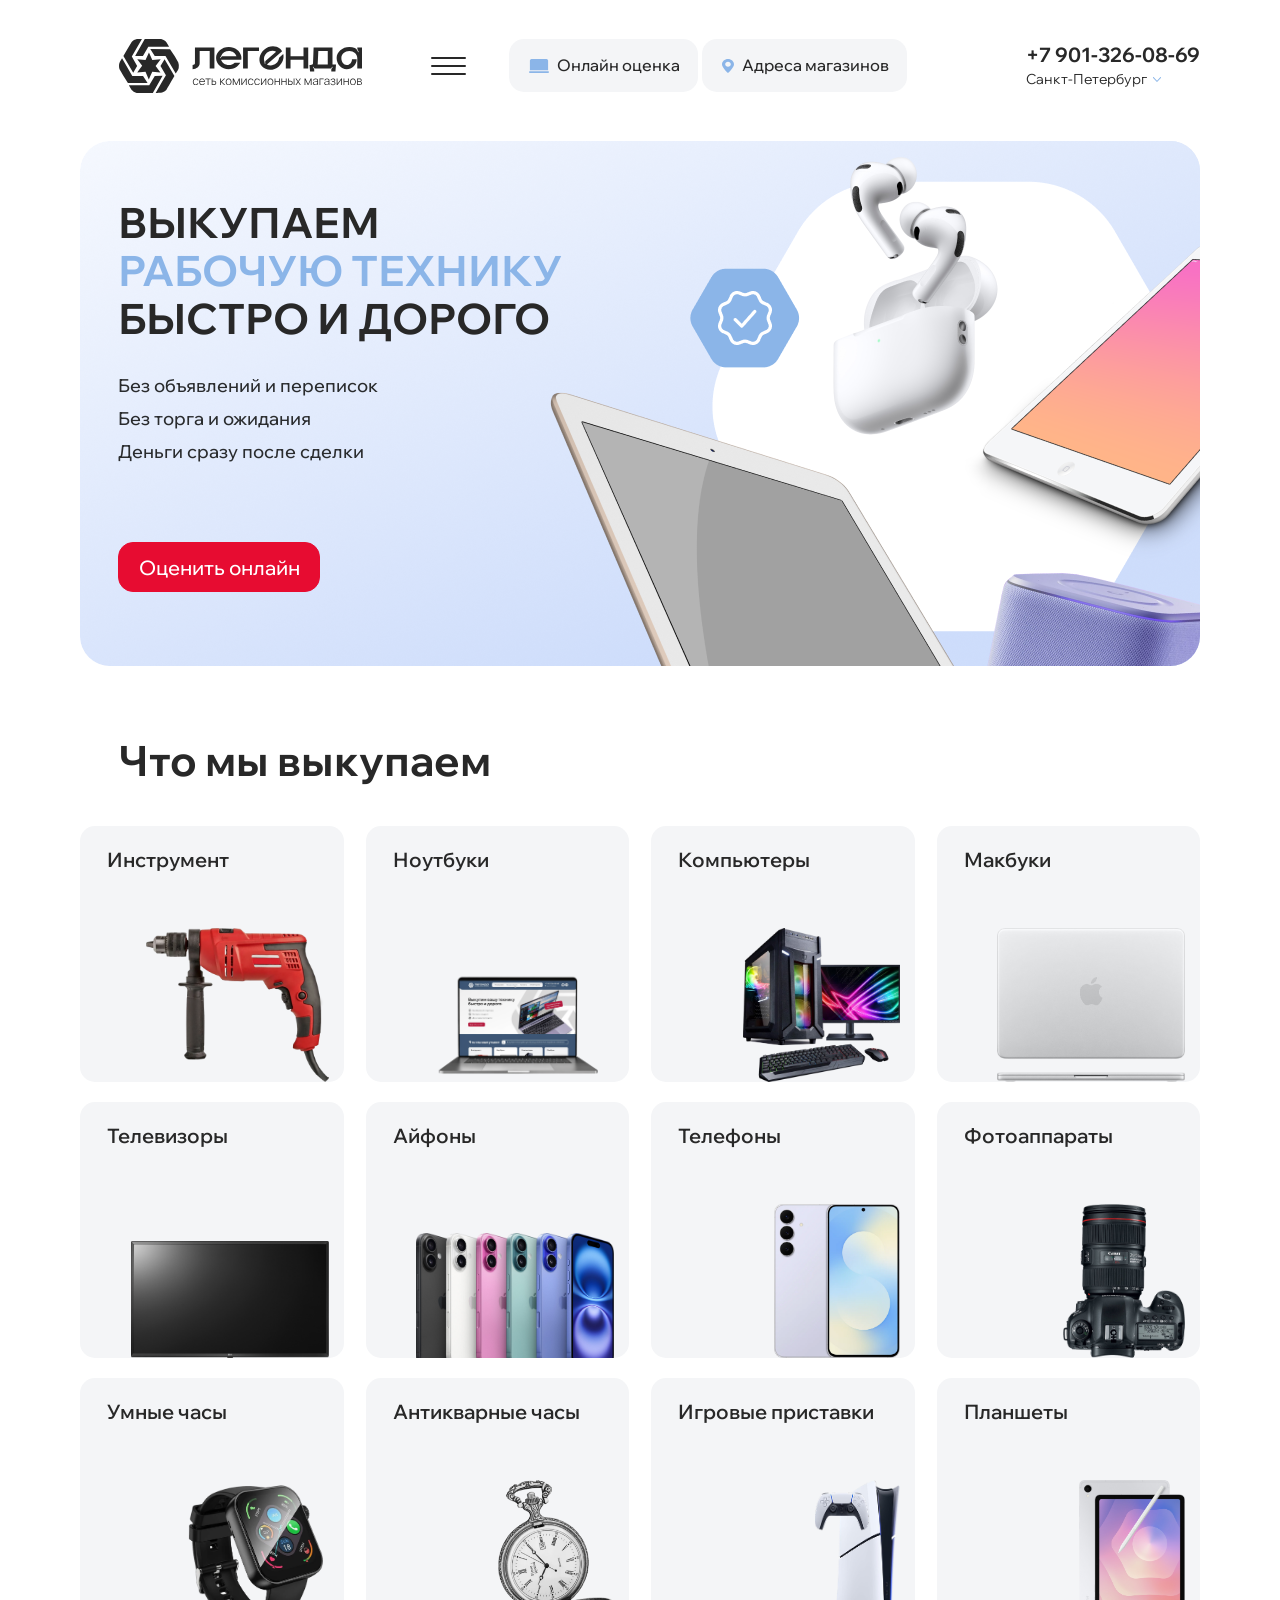
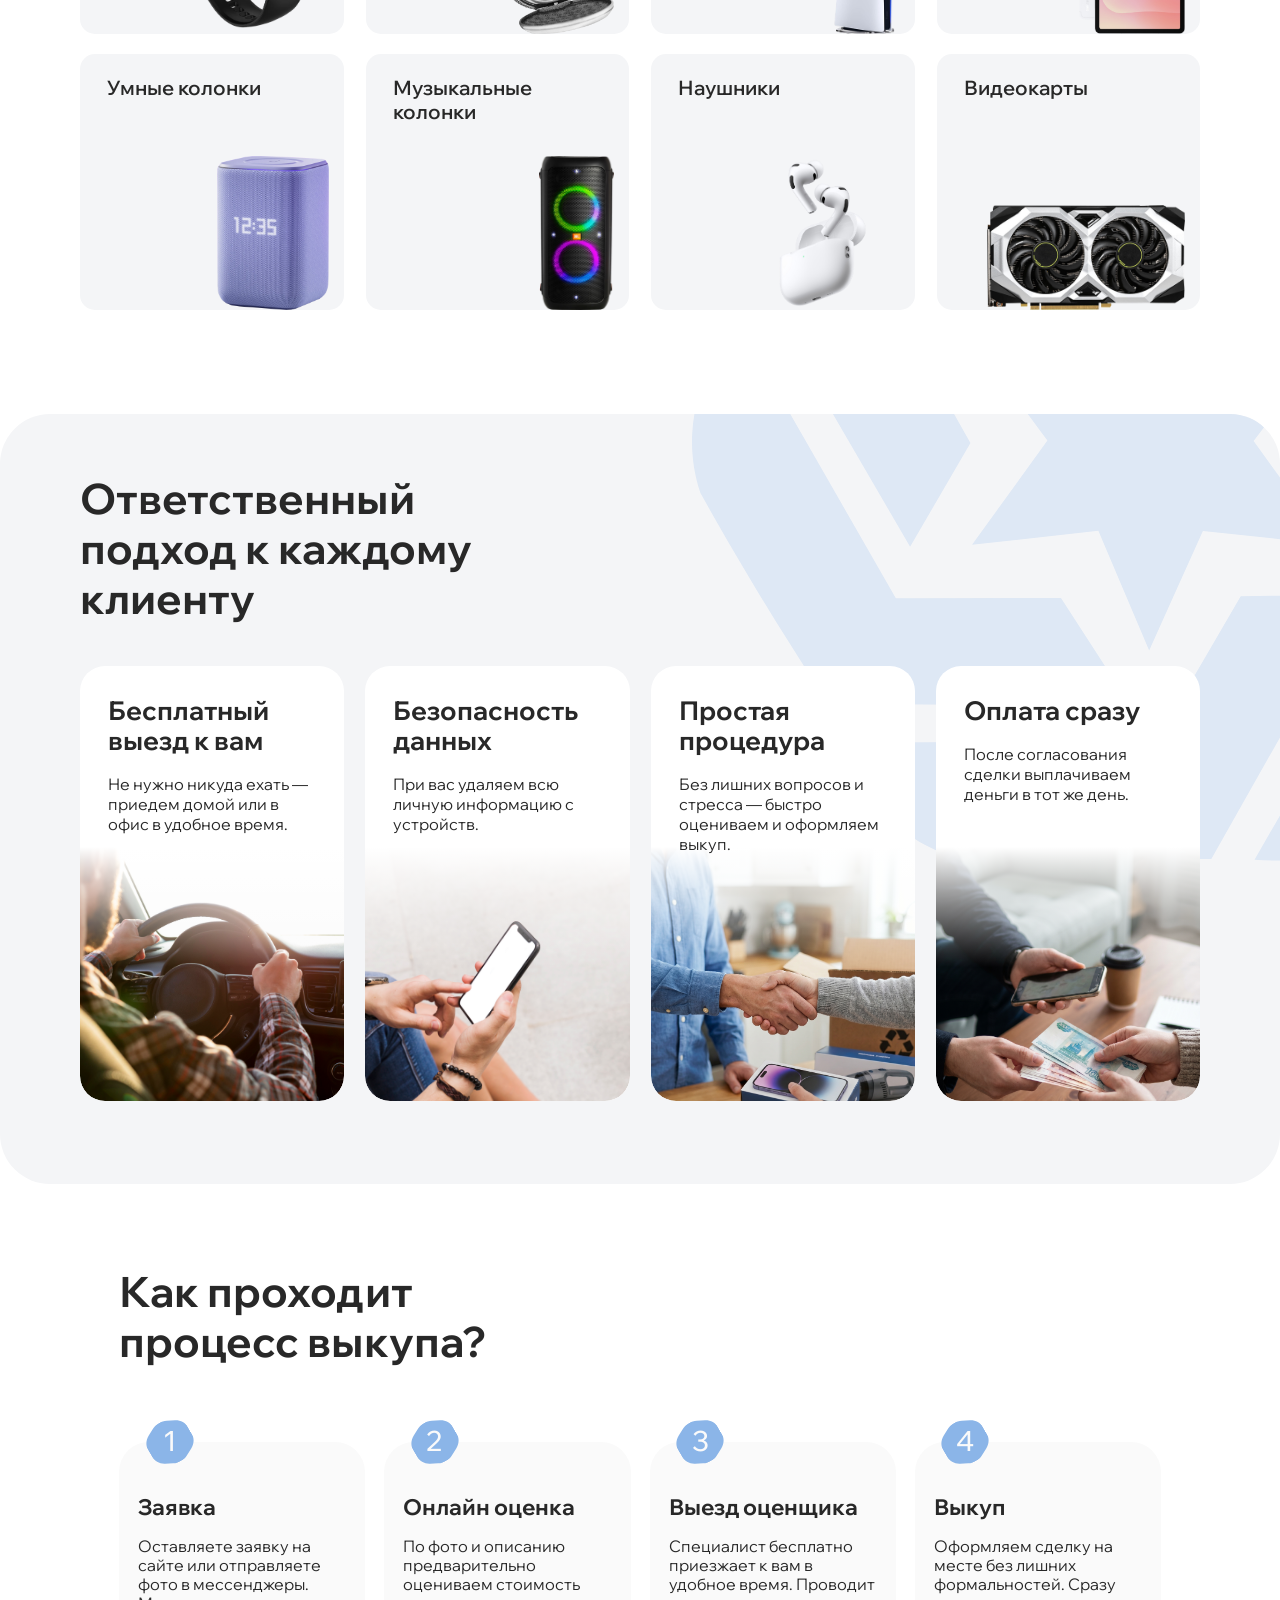
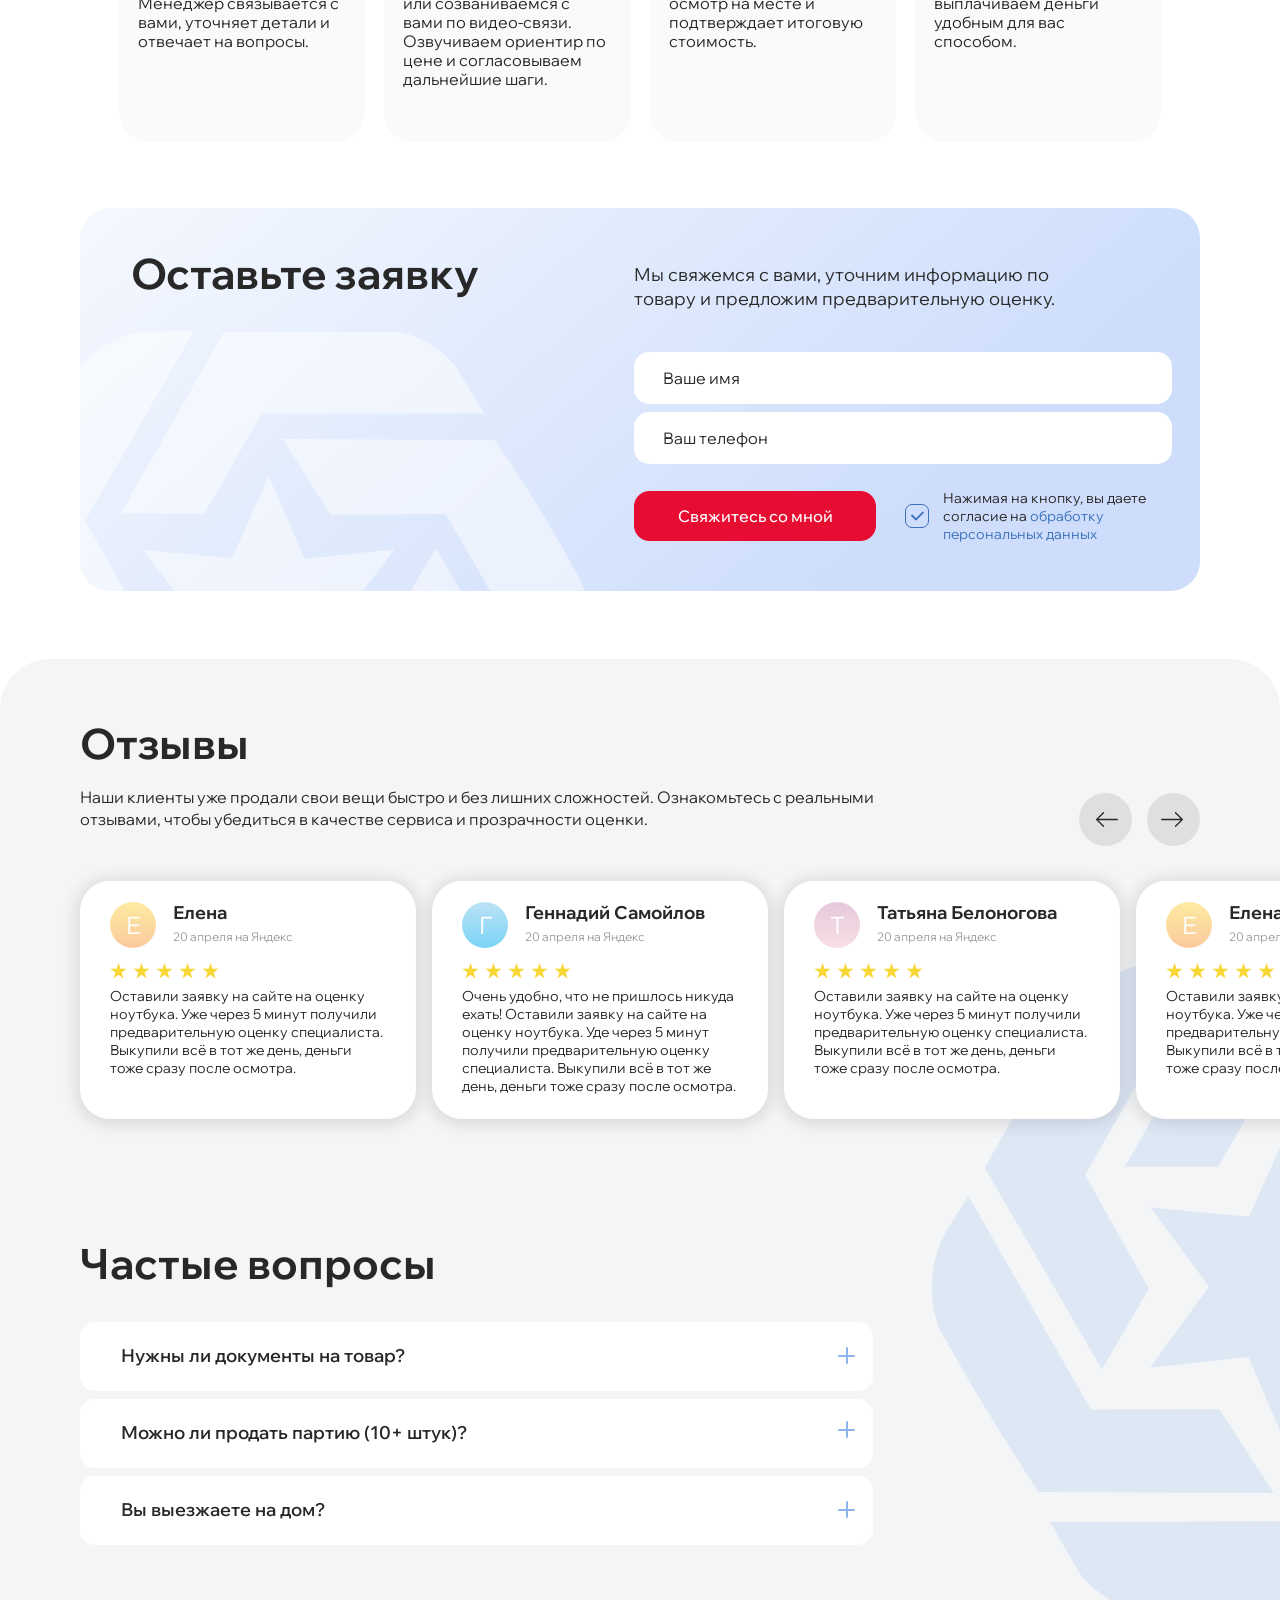
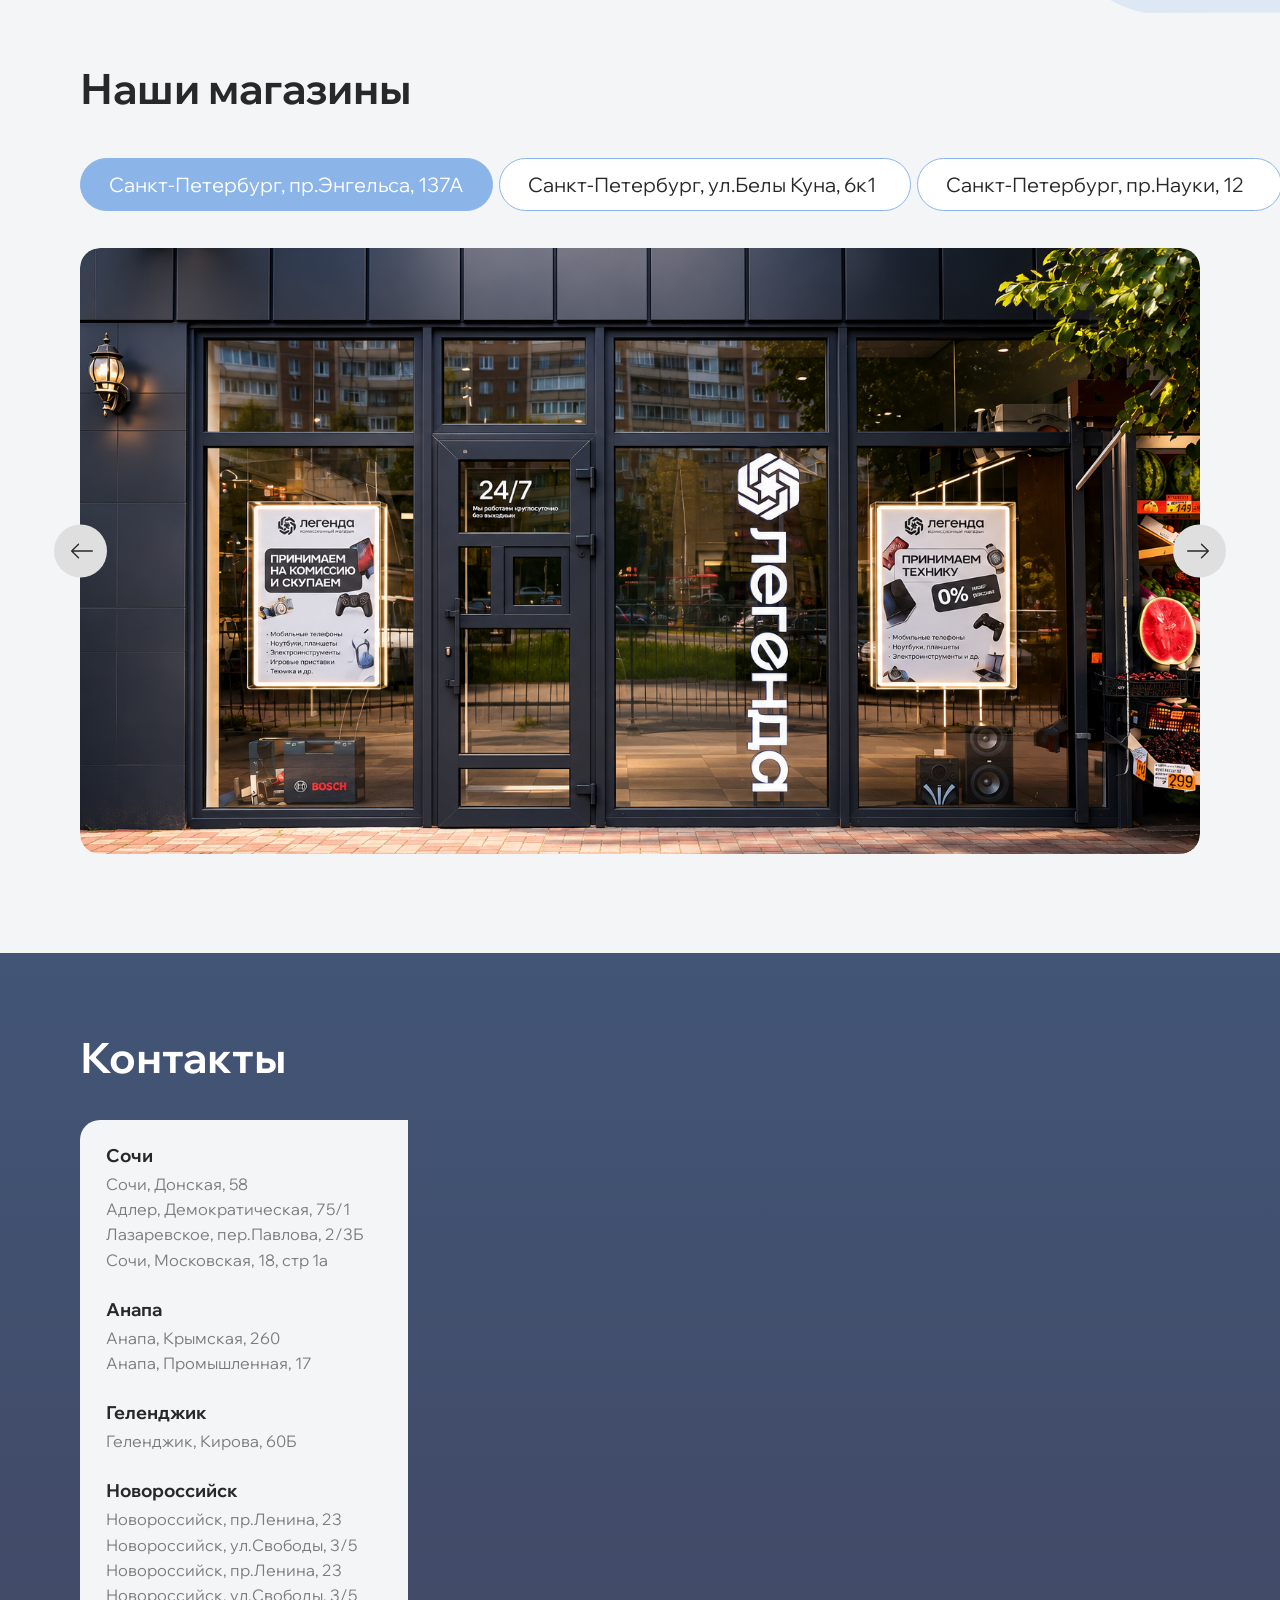
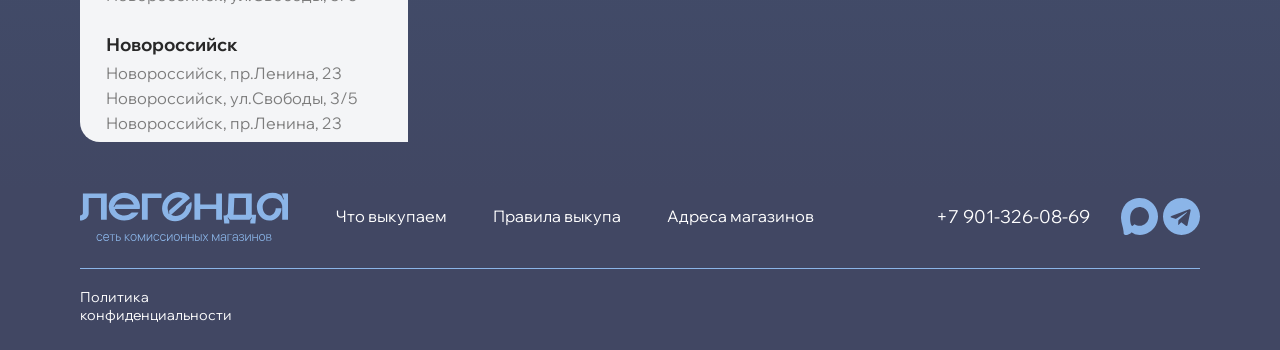
<file: index-variant.html>
<!doctype html>
<html lang="ru">
  <head>
    <meta charset="UTF-8" />
    <meta name="viewport" content="width=device-width, initial-scale=1.0" />
    <title>Легенда — второй вариант отображения (тестовая копия)</title>
    <link rel="stylesheet" href="modules/wix-madefor-display.css" />
    <link rel="stylesheet" href="modules/swiper-bundle.min.css" />
    <link rel="stylesheet" href="css/styles.css" />
    <script
      src="https://api-maps.yandex.ru/v3/?apikey=90f168b9-9002-4a75-ad9b-fadd23f1e34b&lang=ru_RU"
      type="text/javascript"
    ></script>
  </head>
  <body class="variant-legacy">
    <header class="header">
      <a class="header__logo" href="index.html">
        <img
          src="assets/logo-header.svg"
          width="243"
          height="54"
          alt="Легенда — комиссионный магазин"
        />
      </a>
      <button
        class="header__menu"
        type="button"
        aria-label="Меню"
        aria-expanded="false"
        aria-controls="mobile-menu"
      >
        <span></span>
        <span></span>
        <span></span>
      </button>
      <div class="header__actions">
        <button type="button" class="header__action" data-eval-open>
          <img
            src="assets/icon-eval.svg"
            width="20"
            height="15"
            alt=""
            aria-hidden="true"
          />
          Онлайн оценка
        </button>
        <a class="header__action header__action--stores" href="#contacts">
          <img
            src="assets/icon-stores.svg"
            width="11"
            height="15"
            alt=""
            aria-hidden="true"
          />
          Адреса магазинов
        </a>
      </div>
      <div class="header__right">
        <!-- Второй вариант отображения: телефон и выбор города в шапке (ВКЛЮЧЁН в index-variant.html). -->
        <div class="header__phone-group">
          <a class="header__phone-link" href="tel:+79013260869"
            >+7 901-326-08-69</a
          >
          <button type="button" class="header__city" data-city-open>
            Санкт-Петербург
            <img
              src="assets/icon-chevron.svg"
              width="8"
              height="5"
              alt=""
              class="header__city-icon"
              aria-hidden="true"
            />
          </button>
        </div>
        <!-- Второй вариант отображения: только круглые логотипы мессенджеров (ВКЛЮЧЁН в index-variant.html). -->
        <div class="header__socials">
          <a href="javascript:void(0)" class="header__social" aria-label="Max">
            <img src="assets/icon-max.svg" width="37" height="37" alt="" />
          </a>
          <a
            href="javascript:void(0)"
            class="header__social"
            aria-label="Telegram"
          >
            <img src="assets/icon-tg.svg" width="37" height="37" alt="" />
          </a>
        </div>
        <!-- Актуальный вариант: звонок и мессенджеры кнопками 53×53 (ЗАКОММЕНТИРОВАН в index-variant.html) -->
        <!--
        <div class="header__socials">
          <button
            type="button"
            class="header__social header__social--phone"
            aria-label="Телефоны магазинов"
            data-contact-open
          >
            <img
              src="assets/icon-phone.svg"
              width="21"
              height="21"
              alt=""
              aria-hidden="true"
            />
          </button>
          <a href="javascript:void(0)" class="header__social" aria-label="Max">
            <img
              src="assets/icon-max-button.svg"
              width="53"
              height="53"
              alt=""
            />
          </a>
          <a
            href="javascript:void(0)"
            class="header__social"
            aria-label="Telegram"
          >
            <img src="assets/icon-tg-button.svg" width="53" height="53" alt="" />
          </a>
        </div>
        -->
      </div>
    </header>

    <div class="page">
      <section class="hero">
        <div class="hero__container">
          <div class="hero__content">
            <h1>
              Выкупаем<br />
              <span>рабочую технику</span><br />
              Быстро и дорого
            </h1>
            <ul class="hero__features">
              <li class="hero__feature">Без объявлений и переписок</li>
              <li class="hero__feature">Без торга и ожидания</li>
              <li class="hero__feature">Деньги сразу после сделки</li>
            </ul>
            <button
              class="btn btn--primary hero__cta"
              type="button"
              data-eval-open
            >
              Оценить онлайн
            </button>
          </div>
          <div class="hero__visual" aria-hidden="true">
            <picture>
              <source
                media="(max-width: 959px)"
                srcset="assets/hero-img-sm.png"
              />
              <img
                class="hero__img"
                src="assets/hero-img-lg.png"
                width="1199"
                height="525"
                alt=""
              />
            </picture>
          </div>
        </div>
      </section>

      <section class="categories" id="categories">
        <h2 class="section-title">Что мы выкупаем</h2>
        <div class="swiper categories-swiper">
          <div class="swiper-wrapper">
            <div class="swiper-slide categories-col">
              <a class="cat-tile" href="categories.html">
                <p class="cat-tile__label">Инструмент</p>
                <img class="cat-tile__img" src="assets/tools.png" alt="" />
              </a>
              <a class="cat-tile" href="categories.html">
                <p class="cat-tile__label">Телевизоры</p>
                <img class="cat-tile__img" src="assets/tv.png" alt="" />
              </a>
              <a class="cat-tile" href="categories.html">
                <p class="cat-tile__label">Умные часы</p>
                <img class="cat-tile__img" src="assets/smartwatch.png" alt="" />
              </a>
              <a class="cat-tile" href="categories.html">
                <p class="cat-tile__label">Умные колонки</p>
                <img class="cat-tile__img" src="assets/speaker.png" alt="" />
              </a>
            </div>
            <div class="swiper-slide categories-col">
              <a class="cat-tile" href="categories.html">
                <p class="cat-tile__label">Ноутбуки</p>
                <img class="cat-tile__img" src="assets/notebook.png" alt="" />
              </a>
              <a class="cat-tile" href="categories.html">
                <p class="cat-tile__label">Айфоны</p>
                <img class="cat-tile__img" src="assets/iphones.png" alt="" />
              </a>
              <a class="cat-tile" href="categories.html">
                <p class="cat-tile__label">Антикварные часы</p>
                <img
                  class="cat-tile__img"
                  src="assets/antique-watch.png"
                  alt=""
                />
              </a>
              <a class="cat-tile" href="categories.html">
                <p class="cat-tile__label">Музыкальные колонки</p>
                <img
                  class="cat-tile__img"
                  src="assets/music-speakers.png"
                  alt=""
                />
              </a>
            </div>
            <div class="swiper-slide categories-col">
              <a class="cat-tile" href="categories.html">
                <p class="cat-tile__label">Компьютеры</p>
                <img class="cat-tile__img" src="assets/pc.png" alt="" />
              </a>
              <a class="cat-tile" href="categories.html">
                <p class="cat-tile__label">Телефоны</p>
                <img class="cat-tile__img" src="assets/phones.png" alt="" />
              </a>
              <a class="cat-tile" href="categories.html">
                <p class="cat-tile__label">Игровые приставки</p>
                <img class="cat-tile__img" src="assets/console.png" alt="" />
              </a>
              <a class="cat-tile" href="categories.html">
                <p class="cat-tile__label">Наушники</p>
                <img class="cat-tile__img" src="assets/airpods.png" alt="" />
              </a>
            </div>
            <div class="swiper-slide categories-col">
              <a class="cat-tile" href="categories.html">
                <p class="cat-tile__label">Макбуки</p>
                <img class="cat-tile__img" src="assets/macbook.png" alt="" />
              </a>
              <a class="cat-tile" href="categories.html">
                <p class="cat-tile__label">Фотоаппараты</p>
                <img class="cat-tile__img" src="assets/camera.png" alt="" />
              </a>
              <a class="cat-tile" href="categories.html">
                <p class="cat-tile__label">Планшеты</p>
                <img class="cat-tile__img" src="assets/tablet.png" alt="" />
              </a>
              <a class="cat-tile" href="categories.html">
                <p class="cat-tile__label">Видеокарты</p>
                <img class="cat-tile__img" src="assets/gpu.png" alt="" />
              </a>
            </div>
          </div>
        </div>
      </section>

      <section class="approach" id="approach">
        <img
          class="approach__watermark"
          src="assets/bottom-watermark.svg"
          alt=""
          aria-hidden="true"
        />
        <h2 class="section-title section-title--multiline">
          Ответственный подход к каждому клиенту
        </h2>
        <div class="swiper approach-swiper">
          <div class="swiper-wrapper">
            <div class="swiper-slide">
              <article class="approach-card">
                <h3 class="approach-card__title">Бесплатный выезд к вам</h3>
                <p class="approach-card__text">
                  Не нужно никуда ехать — приедем домой или в офис в удобное
                  время.
                </p>
                <div class="approach-card__media">
                  <img src="assets/approach-drive.png" alt="" />
                </div>
              </article>
            </div>
            <div class="swiper-slide">
              <article class="approach-card">
                <h3 class="approach-card__title">Безопасность данных</h3>
                <p class="approach-card__text">
                  При вас удаляем всю личную информацию с устройств.
                </p>
                <div class="approach-card__media">
                  <img src="assets/approach-phone.png" alt="" />
                </div>
              </article>
            </div>
            <div class="swiper-slide">
              <article class="approach-card">
                <h3 class="approach-card__title">Простая процедура</h3>
                <p class="approach-card__text">
                  Без лишних вопросов и стресса — быстро оцениваем и оформляем
                  выкуп.
                </p>
                <div class="approach-card__media">
                  <img src="assets/approach-handshake.png" alt="" />
                </div>
              </article>
            </div>
            <div class="swiper-slide">
              <article class="approach-card">
                <h3 class="approach-card__title">Оплата сразу</h3>
                <p class="approach-card__text">
                  После согласования сделки выплачиваем деньги в тот же день.
                </p>
                <div class="approach-card__media">
                  <img src="assets/approach-pay.png" alt="" />
                </div>
              </article>
            </div>
          </div>
        </div>
      </section>

      <section class="process" id="process">
        <h2 class="section-title section-title--multiline">
          Как проходит <br />
          процесс выкупа?
        </h2>
        <ol class="process__list">
          <li class="process-step">
            <div class="process-step__num" aria-hidden="true">
              <img src="assets/step-poly.svg" alt="" />
              <span>1</span>
            </div>
            <h3 class="process-step__title">Заявка</h3>
            <p class="process-step__text">
              Оставляете заявку на сайте или отправляете фото в мессенджеры.
              Менеджер связывается с вами, уточняет детали и отвечает на
              вопросы.
            </p>
          </li>
          <li class="process-step process-step--tall">
            <div class="process-step__num" aria-hidden="true">
              <img src="assets/step-poly.svg" alt="" />
              <span>2</span>
            </div>
            <h3 class="process-step__title">Онлайн оценка</h3>
            <p class="process-step__text">
              По фото и описанию предварительно оцениваем стоимость или
              созваниваемся с вами по видео-связи. Озвучиваем ориентир по цене и
              согласовываем дальнейшие шаги.
            </p>
          </li>
          <li class="process-step">
            <div class="process-step__num" aria-hidden="true">
              <img src="assets/step-poly.svg" alt="" />
              <span>3</span>
            </div>
            <h3 class="process-step__title">Выезд оценщика</h3>
            <p class="process-step__text">
              Специалист бесплатно приезжает к вам в удобное время. Проводит
              осмотр на месте и подтверждает итоговую стоимость.
            </p>
          </li>
          <li class="process-step process-step--short">
            <div class="process-step__num" aria-hidden="true">
              <img src="assets/step-poly.svg" alt="" />
              <span>4</span>
            </div>
            <h3 class="process-step__title">Выкуп</h3>
            <p class="process-step__text">
              Оформляем сделку на месте без лишних формальностей. Сразу
              выплачиваем деньги удобным для вас способом.
            </p>
          </li>
        </ol>
      </section>

      <section class="lead" id="lead">
        <img
          class="lead__watermark"
          src="assets/lead-watermark.svg"
          width="641"
          height="583"
          alt=""
          aria-hidden="true"
        />
        <h2 class="section-title">Оставьте заявку</h2>
        <div class="lead__content">
          <p class="lead__subtitle">
            Мы свяжемся с вами, уточним информацию по товару и предложим
            предварительную оценку.
          </p>
          <form class="lead__form" action="#" method="post">
            <label class="visually-hidden" for="name">Ваше имя</label>
            <input
              class="lead__input"
              id="name"
              name="name"
              type="text"
              placeholder="Ваше имя"
              autocomplete="name"
            />
            <label class="visually-hidden" for="phone">Ваш телефон</label>
            <input
              class="lead__input"
              id="phone"
              name="phone"
              type="tel"
              placeholder="Ваш телефон"
              autocomplete="tel"
            />
            <button class="btn btn--primary lead__submit" type="submit">
              Свяжитесь со мной
            </button>
            <label class="lead__legal">
              <input
                class="lead__check"
                type="checkbox"
                name="personal-data-consent"
                checked
              />
              <svg width="24" height="24" viewBox="0 0 24 24" fill="none" xmlns="http://www.w3.org/2000/svg" xmlns:xlink="http://www.w3.org/1999/xlink" class="lead__check-icon">
<rect x="0.5" y="0.5" width="23" height="23" rx="6.5" stroke="#3D71BA"/>
<g class="lead__check-mark">
<use xlink:href="#stroke0_1538_5840" fill="#3D5EBA"/>
<mask id="stroke1_1538_5840" fill="white">
<use xlink:href="#stroke0_1538_5840"/>
</mask>
<path d="M7.62828 11.0657C7.32593 10.7634 6.83574 10.7634 6.53339 11.0657C6.23106 11.3681 6.23106 11.8583 6.53339 12.1606L10.4044 16.0316C10.7067 16.3339 11.1969 16.3339 11.4992 16.0316L18.467 9.06382C18.7693 8.76148 18.7693 8.27129 18.467 7.96894C18.1647 7.6666 17.6745 7.6666 17.3721 7.96894L10.9518 14.3893L7.62828 11.0657Z" stroke-width="16" stroke="#3D71BA" mask="url(#stroke1_1538_5840)"/>
<defs>
<path id="stroke0_1538_5840" d="M7.62828 11.0657C7.32593 10.7634 6.83574 10.7634 6.53339 11.0657C6.23106 11.3681 6.23106 11.8583 6.53339 12.1606L10.4044 16.0316C10.7067 16.3339 11.1969 16.3339 11.4992 16.0316L18.467 9.06382C18.7693 8.76148 18.7693 8.27129 18.467 7.96894C18.1647 7.6666 17.6745 7.6666 17.3721 7.96894L10.9518 14.3893L7.62828 11.0657Z" fill-rule="evenodd" clip-rule="evenodd"/>
</defs>
</g>
</svg>
              <span>
                Нажимая на кнопку, вы даете согласие на
                <a href="javascript:void(0)">обработку персональных данных</a>
              </span>
            </label>
          </form>
        </div>
      </section>

      <div class="bottom-band">
        <img
          class="bottom-band__watermark"
          src="assets/bottom-watermark.svg"
          width="716"
          height="651"
          alt=""
          aria-hidden="true"
        />
        <section class="reviews">
          <div class="reviews__header">
            <div class="reviews__title-group">
              <h2 class="section-title">Отзывы</h2>
              <p class="reviews__subtitle">
                Наши клиенты уже продали свои вещи быстро и без лишних
                сложностей. Ознакомьтесь с реальными отзывами, чтобы убедиться в
                качестве сервиса и прозрачности оценки.
              </p>
            </div>
            <div class="reviews__nav">
              <button
                class="reviews__btn reviews__btn--prev"
                type="button"
                aria-label="Предыдущий отзыв"
              >
                <svg
                  width="53"
                  height="53"
                  viewBox="0 0 53 53"
                  fill="none"
                  xmlns="http://www.w3.org/2000/svg"
                  aria-hidden="true"
                >
                  <path
                    fill-rule="evenodd"
                    clip-rule="evenodd"
                    d="M17 26.5001C17 26.3182 17.0756 26.1445 17.2014 26.0137L24.007 19.2016C24.2758 18.9325 24.711 18.9331 24.9791 19.2016C25.2479 19.47 25.2479 19.906 24.9791 20.1744L19.3464 25.812H38.3125C38.692 25.812 39 26.12 39 26.5001C39 26.8803 38.692 27.1882 38.3125 27.1882H19.3471L24.9791 32.8258C25.2479 33.0942 25.2473 33.5303 24.9791 33.7987C24.7103 34.0671 24.2751 34.0671 24.007 33.7987L17.2014 26.9866C17.0729 26.8578 17.0021 26.6807 17 26.5001Z"
                    fill="currentColor"
                  />
                </svg>
              </button>
              <button
                class="reviews__btn reviews__btn--next"
                type="button"
                aria-label="Следующий отзыв"
              >
                <svg
                  width="53"
                  height="53"
                  viewBox="0 0 53 53"
                  fill="none"
                  xmlns="http://www.w3.org/2000/svg"
                  aria-hidden="true"
                >
                  <path
                    fill-rule="evenodd"
                    clip-rule="evenodd"
                    d="M36 26.5001C36 26.3182 35.9244 26.1445 35.7986 26.0137L28.993 19.2016C28.7242 18.9325 28.289 18.9331 28.0209 19.2016C27.7521 19.47 27.7521 19.906 28.0209 20.1744L33.6536 25.812H14.6875C14.308 25.812 14 26.12 14 26.5001C14 26.8803 14.308 27.1882 14.6875 27.1882H33.6529L28.0209 32.8258C27.7521 33.0942 27.7527 33.5303 28.0209 33.7987C28.2897 34.0671 28.7249 34.0671 28.993 33.7987L35.7986 26.9866C35.9271 26.8578 35.9979 26.6807 36 26.5001Z"
                    fill="currentColor"
                  />
                </svg>
              </button>
            </div>
          </div>
          <div class="swiper reviews-swiper">
            <div class="swiper-wrapper">
              <article class="swiper-slide review-card">
                <div class="review-card__top">
                  <span
                    class="review-card__avatar review-card__avatar--yellow"
                    aria-hidden="true"
                    >Е</span
                  >
                  <div class="review-card__person">
                    <h3 class="review-card__name">Елена</h3>
                    <p class="review-card__meta">20 апреля на Яндекс</p>
                  </div>
                </div>
                <img
                  class="review-card__stars"
                  src="assets/stars.svg"
                  width="109"
                  height="17"
                  alt="5 из 5"
                />
                <p class="review-card__text">
                  Оставили заявку на сайте на оценку ноутбука. Уже через 5 минут
                  получили предварительную оценку специалиста. Выкупили всё в
                  тот же день, деньги тоже сразу после осмотра.
                </p>
              </article>
              <article class="swiper-slide review-card">
                <div class="review-card__top">
                  <span
                    class="review-card__avatar review-card__avatar--blue"
                    aria-hidden="true"
                    >Г</span
                  >
                  <div class="review-card__person">
                    <h3 class="review-card__name">Геннадий Самойлов</h3>
                    <p class="review-card__meta">20 апреля на Яндекс</p>
                  </div>
                </div>
                <img
                  class="review-card__stars"
                  src="assets/stars.svg"
                  width="109"
                  height="17"
                  alt="5 из 5"
                />
                <p class="review-card__text">
                  Очень удобно, что не пришлось никуда ехать! Оставили заявку на
                  сайте на оценку ноутбука. Уде через 5 минут получили
                  предварительную оценку специалиста. Выкупили всё в тот же
                  день, деньги тоже сразу после осмотра.
                </p>
              </article>
              <article class="swiper-slide review-card">
                <div class="review-card__top">
                  <span
                    class="review-card__avatar review-card__avatar--pink"
                    aria-hidden="true"
                    >Т</span
                  >
                  <div class="review-card__person">
                    <h3 class="review-card__name">Татьяна Белоногова</h3>
                    <p class="review-card__meta">20 апреля на Яндекс</p>
                  </div>
                </div>
                <img
                  class="review-card__stars"
                  src="assets/stars.svg"
                  width="109"
                  height="17"
                  alt="5 из 5"
                />
                <p class="review-card__text">
                  Оставили заявку на сайте на оценку ноутбука. Уже через 5 минут
                  получили предварительную оценку специалиста. Выкупили всё в
                  тот же день, деньги тоже сразу после осмотра.
                </p>
              </article>
              <article class="swiper-slide review-card">
                <div class="review-card__top">
                  <span
                    class="review-card__avatar review-card__avatar--yellow"
                    aria-hidden="true"
                    >Е</span
                  >
                  <div class="review-card__person">
                    <h3 class="review-card__name">Елена</h3>
                    <p class="review-card__meta">20 апреля на Яндекс</p>
                  </div>
                </div>
                <img
                  class="review-card__stars"
                  src="assets/stars.svg"
                  width="109"
                  height="17"
                  alt="5 из 5"
                />
                <p class="review-card__text">
                  Оставили заявку на сайте на оценку ноутбука. Уже через 5 минут
                  получили предварительную оценку специалиста. Выкупили всё в
                  тот же день, деньги тоже сразу после осмотра.
                </p>
              </article>
              <article class="swiper-slide review-card">
                <div class="review-card__top">
                  <span
                    class="review-card__avatar review-card__avatar--blue"
                    aria-hidden="true"
                    >Г</span
                  >
                  <div class="review-card__person">
                    <h3 class="review-card__name">Геннадий Самойлов</h3>
                    <p class="review-card__meta">20 апреля на Яндекс</p>
                  </div>
                </div>
                <img
                  class="review-card__stars"
                  src="assets/stars.svg"
                  width="109"
                  height="17"
                  alt="5 из 5"
                />
                <p class="review-card__text">
                  Очень удобно, что не пришлось никуда ехать! Оставили заявку на
                  сайте на оценку ноутбука. Уде через 5 минут получили
                  предварительную оценку специалиста. Выкупили всё в тот же
                  день, деньги тоже сразу после осмотра.
                </p>
              </article>
              <article class="swiper-slide review-card">
                <div class="review-card__top">
                  <span
                    class="review-card__avatar review-card__avatar--pink"
                    aria-hidden="true"
                    >Т</span
                  >
                  <div class="review-card__person">
                    <h3 class="review-card__name">Татьяна Белоногова</h3>
                    <p class="review-card__meta">20 апреля на Яндекс</p>
                  </div>
                </div>
                <img
                  class="review-card__stars"
                  src="assets/stars.svg"
                  width="109"
                  height="17"
                  alt="5 из 5"
                />
                <p class="review-card__text">
                  Оставили заявку на сайте на оценку ноутбука. Уже через 5 минут
                  получили предварительную оценку специалиста. Выкупили всё в
                  тот же день, деньги тоже сразу после осмотра.
                </p>
              </article>
            </div>
          </div>
        </section>

        <section class="faq">
          <h2 class="section-title">Частые вопросы</h2>
          <div class="faq__list">
            <details class="faq-item">
              <summary class="faq-item__summary">
                <span>Нужны ли документы на товар?</span>
                <span class="faq-item__icon" aria-hidden="true"></span>
              </summary>
              <p class="faq-item__answer">
                Да, вы можете продать партию техники (от 10 штук). Мы организуем
                вывоз, проведём оценку на месте и выплатим деньги сразу после
                согласования цены.
              </p>
            </details>
            <details class="faq-item">
              <summary class="faq-item__summary faq-item__summary--multiline">
                <span>Можно ли продать партию (10+ штук)?</span>
                <span class="faq-item__icon" aria-hidden="true"></span>
              </summary>
              <p class="faq-item__answer">
                Да, вы можете продать партию техники (от 10 штук). Мы организуем
                вывоз, проведём оценку на месте и выплатим деньги сразу после
                согласования цены.
              </p>
            </details>
            <details class="faq-item">
              <summary class="faq-item__summary">
                <span>Вы выезжаете на дом?</span>
                <span class="faq-item__icon" aria-hidden="true"></span>
              </summary>
              <p class="faq-item__answer">
                Да, вы можете продать партию техники (от 10 штук). Мы организуем
                вывоз, проведём оценку на месте и выплатим деньги сразу после
                согласования цены.
              </p>
            </details>
          </div>
        </section>

        <section class="stores" id="stores">
          <h2 class="section-title">Наши магазины</h2>
          <div class="swiper stores-tabs-swiper">
            <div
              class="swiper-wrapper"
              role="tablist"
              aria-label="Адреса магазинов"
            >
              <div class="swiper-slide">
                <button
                  class="stores__tab is-active"
                  type="button"
                  role="tab"
                  aria-selected="true"
                  data-store="0"
                >
                  Санкт-Петербург, пр.Энгельса, 137А
                </button>
              </div>
              <div class="swiper-slide">
                <button
                  class="stores__tab"
                  type="button"
                  role="tab"
                  aria-selected="false"
                  data-store="1"
                >
                  Санкт-Петербург, ул.Белы Куна, 6к1
                </button>
              </div>
              <div class="swiper-slide">
                <button
                  class="stores__tab"
                  type="button"
                  role="tab"
                  aria-selected="false"
                  data-store="2"
                >
                  Санкт-Петербург, пр.Науки, 12
                </button>
              </div>
            </div>
          </div>
          <div class="stores__galleries">
            <button
              class="stores__btn stores__btn--prev"
              type="button"
              aria-label="Предыдущее фото"
            >
              <svg
                width="53"
                height="53"
                viewBox="0 0 53 53"
                fill="none"
                xmlns="http://www.w3.org/2000/svg"
                aria-hidden="true"
              >
                <path
                  fill-rule="evenodd"
                  clip-rule="evenodd"
                  d="M17 26.5001C17 26.3182 17.0756 26.1445 17.2014 26.0137L24.007 19.2016C24.2758 18.9325 24.711 18.9331 24.9791 19.2016C25.2479 19.47 25.2479 19.906 24.9791 20.1744L19.3464 25.812H38.3125C38.692 25.812 39 26.12 39 26.5001C39 26.8803 38.692 27.1882 38.3125 27.1882H19.3471L24.9791 32.8258C25.2479 33.0942 25.2473 33.5303 24.9791 33.7987C24.7103 34.0671 24.2751 34.0671 24.007 33.7987L17.2014 26.9866C17.0729 26.8578 17.0021 26.6807 17 26.5001Z"
                  fill="currentColor"
                />
              </svg>
            </button>
            <button
              class="stores__btn stores__btn--next"
              type="button"
              aria-label="Следующее фото"
            >
              <svg
                width="53"
                height="53"
                viewBox="0 0 53 53"
                fill="none"
                xmlns="http://www.w3.org/2000/svg"
                aria-hidden="true"
              >
                <path
                  fill-rule="evenodd"
                  clip-rule="evenodd"
                  d="M36 26.5001C36 26.3182 35.9244 26.1445 35.7986 26.0137L28.993 19.2016C28.7242 18.9325 28.289 18.9331 28.0209 19.2016C27.7521 19.47 27.7521 19.906 28.0209 20.1744L33.6536 25.812H14.6875C14.308 25.812 14 26.12 14 26.5001C14 26.8803 14.308 27.1882 14.6875 27.1882H33.6529L28.0209 32.8258C27.7521 33.0942 27.7527 33.5303 28.0209 33.7987C28.2897 34.0671 28.7249 34.0671 28.993 33.7987L35.7986 26.9866C35.9271 26.8578 35.9979 26.6807 36 26.5001Z"
                  fill="currentColor"
                />
              </svg>
            </button>
            <!-- Магазин 1 -->
            <div class="swiper stores-photos-swiper is-active" data-gallery="0">
              <div class="swiper-wrapper">
                <figure class="swiper-slide stores__photo">
                  <img
                    src="assets/store-1.png"
                    alt="Магазин на пр. Энгельса, 137А - Фото 1"
                  />
                </figure>
                <figure class="swiper-slide stores__photo">
                  <img
                    src="assets/store-2.png"
                    alt="Магазин на пр. Энгельса, 137А - Фото 2"
                  />
                </figure>
              </div>
            </div>
            <!-- Магазин 2 -->
            <div
              class="swiper stores-photos-swiper"
              data-gallery="1"
              style="display: none"
            >
              <div class="swiper-wrapper">
                <figure class="swiper-slide stores__photo">
                  <img
                    src="assets/store-2.png"
                    alt="Магазин на ул. Белы Куна, 6к1 - Фото 1"
                  />
                </figure>
                <figure class="swiper-slide stores__photo">
                  <img
                    src="assets/store-1.png"
                    alt="Магазин на ул. Белы Куна, 6к1 - Фото 2"
                  />
                </figure>
              </div>
            </div>
            <!-- Магазин 3 -->
            <div
              class="swiper stores-photos-swiper"
              data-gallery="2"
              style="display: none"
            >
              <div class="swiper-wrapper">
                <figure class="swiper-slide stores__photo">
                  <img
                    src="assets/store-1.png"
                    alt="Магазин на пр. Науки, 12 - Фото 1"
                  />
                </figure>
                <figure class="swiper-slide stores__photo">
                  <img
                    src="assets/store-2.png"
                    alt="Магазин на пр. Науки, 12 - Фото 2"
                  />
                </figure>
              </div>
            </div>
          </div>
        </section>
      </div>

      <section class="contacts" id="contacts">
        <div class="contacts__container">
          <h2 class="section-title">Контакты</h2>
          <div
            class="contacts__toggles"
            role="tablist"
            aria-label="Вид контактов"
          >
            <button
              type="button"
              class="contacts__toggle is-active"
              role="tab"
              aria-selected="true"
              data-contacts-view="map"
            >
              Показать на карте
            </button>
            <button
              type="button"
              class="contacts__toggle"
              role="tab"
              aria-selected="false"
              data-contacts-view="list"
            >
              Показать списком
            </button>
          </div>
          <div class="contacts__cities" data-contacts-panel="list" hidden>
            <div class="contacts-card">
              <h3 class="contacts-card__city">Сочи</h3>
              <ul class="contacts-card__list">
                <li>
                  <button
                    type="button"
                    class="contacts-card__address"
                    data-store-detail="sochi-donskaya-58"
                    data-store-coords="39.723,43.599"
                  >
                    Сочи, Донская, 58
                  </button>
                </li>
                <li>
                  <button
                    type="button"
                    class="contacts-card__address"
                    data-store-detail="adler-demokraticheskaya"
                    data-store-coords="39.924,43.437"
                  >
                    Адлер, Демократическая, 75/1
                  </button>
                </li>
                <li>
                  <button
                    type="button"
                    class="contacts-card__address"
                    data-store-detail="lazarevskoye-pavlova"
                    data-store-coords="39.331,43.909"
                  >
                    Лазаревское, пер.Павлова, 2/3Б
                  </button>
                </li>
                <li>
                  <button
                    type="button"
                    class="contacts-card__address"
                    data-store-detail="sochi-moskovskaya"
                    data-store-coords="39.725,43.585"
                  >
                    Сочи, Московская, 18, стр 1а
                  </button>
                </li>
              </ul>
            </div>
            <div class="contacts-card">
              <h3 class="contacts-card__city">Анапа</h3>
              <ul class="contacts-card__list">
                <li>
                  <button
                    type="button"
                    class="contacts-card__address"
                    data-store-detail="anapa-krymskaya"
                    data-store-coords="37.317,44.895"
                  >
                    Анапа, Крымская, 260
                  </button>
                </li>
                <li>
                  <button
                    type="button"
                    class="contacts-card__address"
                    data-store-detail="anapa-promyshlennaya"
                    data-store-coords="37.347,44.898"
                  >
                    Анапа, Промышленная, 17
                  </button>
                </li>
              </ul>
            </div>
            <div class="contacts-card">
              <h3 class="contacts-card__city">Геленджик</h3>
              <ul class="contacts-card__list">
                <li>
                  <button
                    type="button"
                    class="contacts-card__address"
                    data-store-detail="gelendzhik-kirova"
                    data-store-coords="38.077,44.562"
                  >
                    Геленджик, Кирова, 60Б
                  </button>
                </li>
              </ul>
            </div>
            <div class="contacts-card">
              <h3 class="contacts-card__city">Новороссийск</h3>
              <ul class="contacts-card__list">
                <li>
                  <button
                    type="button"
                    class="contacts-card__address"
                    data-store-detail="novorossiysk-lenina"
                    data-store-coords="37.769,44.724"
                  >
                    Новороссийск, пр.Ленина, 23
                  </button>
                </li>
                <li>
                  <button
                    type="button"
                    class="contacts-card__address"
                    data-store-detail="novorossiysk-svobody"
                    data-store-coords="37.771,44.726"
                  >
                    Новороссийск, ул.Свободы, 3/5
                  </button>
                </li>
                <li>
                  <button
                    type="button"
                    class="contacts-card__address"
                    data-store-detail="novorossiysk-lenina"
                    data-store-coords="37.769,44.724"
                  >
                    Новороссийск, пр.Ленина, 23
                  </button>
                </li>
                <li>
                  <button
                    type="button"
                    class="contacts-card__address"
                    data-store-detail="novorossiysk-svobody"
                    data-store-coords="37.771,44.726"
                  >
                    Новороссийск, ул.Свободы, 3/5
                  </button>
                </li>
              </ul>
            </div>
            <div class="contacts-card">
              <h3 class="contacts-card__city">Новороссийск</h3>
              <ul class="contacts-card__list">
                <li>
                  <button
                    type="button"
                    class="contacts-card__address"
                    data-store-detail="novorossiysk-lenina"
                    data-store-coords="37.769,44.724"
                  >
                    Новороссийск, пр.Ленина, 23
                  </button>
                </li>
                <li>
                  <button
                    type="button"
                    class="contacts-card__address"
                    data-store-detail="novorossiysk-svobody"
                    data-store-coords="37.771,44.726"
                  >
                    Новороссийск, ул.Свободы, 3/5
                  </button>
                </li>
                <li>
                  <button
                    type="button"
                    class="contacts-card__address"
                    data-store-detail="novorossiysk-lenina"
                    data-store-coords="37.769,44.724"
                  >
                    Новороссийск, пр.Ленина, 23
                  </button>
                </li>
                <li>
                  <button
                    type="button"
                    class="contacts-card__address"
                    data-store-detail="novorossiysk-svobody"
                    data-store-coords="37.771,44.726"
                  >
                    Новороссийск, ул.Свободы, 3/5
                  </button>
                </li>
              </ul>
            </div>
            <div class="contacts-card">
              <h3 class="contacts-card__city">Новороссийск</h3>
              <ul class="contacts-card__list">
                <li>
                  <button
                    type="button"
                    class="contacts-card__address"
                    data-store-detail="novorossiysk-lenina"
                    data-store-coords="37.769,44.724"
                  >
                    Новороссийск, пр.Ленина, 23
                  </button>
                </li>
                <li>
                  <button
                    type="button"
                    class="contacts-card__address"
                    data-store-detail="novorossiysk-svobody"
                    data-store-coords="37.771,44.726"
                  >
                    Новороссийск, ул.Свободы, 3/5
                  </button>
                </li>
                <li>
                  <button
                    type="button"
                    class="contacts-card__address"
                    data-store-detail="novorossiysk-lenina"
                    data-store-coords="37.769,44.724"
                  >
                    Новороссийск, пр.Ленина, 23
                  </button>
                </li>
                <li>
                  <button
                    type="button"
                    class="contacts-card__address"
                    data-store-detail="novorossiysk-svobody"
                    data-store-coords="37.771,44.726"
                  >
                    Новороссийск, ул.Свободы, 3/5
                  </button>
                </li>
              </ul>
            </div>
          </div>
          <div
            class="contacts__detail"
            data-contacts-panel="detail"
            hidden
            aria-live="polite"
          >
            <button
              type="button"
              class="contacts-detail__back"
              data-contacts-detail-back
              aria-label="Назад к списку адресов"
            >
              <svg
                width="24"
                height="24"
                viewBox="0 0 24 24"
                fill="none"
                xmlns="http://www.w3.org/2000/svg"
                aria-hidden="true"
              >
                <path
                  d="M15.41 7.41L14 6l-6 6 6 6 1.41-1.41L10.83 12l4.58-4.59Z"
                  fill="currentColor"
                />
              </svg>
            </button>

            <!-- Магазин: Сочи, Донская, 58 -->
            <div
              class="contacts-detail__store"
              data-store-detail="sochi-donskaya-58"
            >
              <h3 class="contacts-detail__title">Сочи, Донская, 58</h3>
              <p class="contacts-detail__hours">Ежедневно 10:00 - 20:00</p>
              <a class="contacts-detail__phone" href="tel:+79998880000"
                >+7 999 888-00-00</a
              >
              <p class="contacts-detail__messengers-label">
                Напишите нам в мессенджерах:
              </p>
              <div class="contacts-detail__messengers">
                <a
                  class="contacts-detail__messenger"
                  href="javascript:void(0)"
                  target="_blank"
                  rel="noopener noreferrer"
                >
                  <img
                    src="assets/icon-max.svg"
                    width="20"
                    height="20"
                    alt=""
                    aria-hidden="true"
                  />
                  Max
                </a>
                <a
                  class="contacts-detail__messenger"
                  href="javascript:void(0)"
                  target="_blank"
                  rel="noopener noreferrer"
                >
                  <img
                    src="assets/icon-tg-sm.svg"
                    width="20"
                    height="20"
                    alt=""
                    aria-hidden="true"
                  />
                  Telegram
                </a>
              </div>
              <a
                class="contacts-detail__route"
                href="https://yandex.ru/maps/?rtext=~43.599,39.723&rtt=auto"
                target="_blank"
                rel="noopener noreferrer"
              >
                Построить маршрут
              </a>
              <figure class="contacts-detail__photo">
                <img src="assets/store-1.png" alt="Магазин Сочи, Донская, 58" />
              </figure>
            </div>

            <!-- Магазин: Адлер, Демократическая, 75/1 -->
            <div
              class="contacts-detail__store"
              data-store-detail="adler-demokraticheskaya"
              hidden
            >
              <h3 class="contacts-detail__title">
                Адлер, Демократическая, 75/1
              </h3>
              <p class="contacts-detail__hours">Ежедневно 10:00 - 20:00</p>
              <a class="contacts-detail__phone" href="tel:+79998880000"
                >+7 999 888-00-00</a
              >
              <p class="contacts-detail__messengers-label">
                Напишите нам в мессенджерах:
              </p>
              <div class="contacts-detail__messengers">
                <a
                  class="contacts-detail__messenger"
                  href="javascript:void(0)"
                  target="_blank"
                  rel="noopener noreferrer"
                >
                  <img
                    src="assets/icon-max.svg"
                    width="20"
                    height="20"
                    alt=""
                    aria-hidden="true"
                  />
                  Max
                </a>
                <a
                  class="contacts-detail__messenger"
                  href="javascript:void(0)"
                  target="_blank"
                  rel="noopener noreferrer"
                >
                  <img
                    src="assets/icon-tg-sm.svg"
                    width="20"
                    height="20"
                    alt=""
                    aria-hidden="true"
                  />
                  Telegram
                </a>
              </div>
              <a
                class="contacts-detail__route"
                href="https://yandex.ru/maps/?rtext=~43.437,39.924&rtt=auto"
                target="_blank"
                rel="noopener noreferrer"
              >
                Построить маршрут
              </a>
              <figure class="contacts-detail__photo">
                <img
                  src="assets/store-2.png"
                  alt="Магазин Адлер, Демократическая, 75/1"
                />
              </figure>
            </div>

            <!-- Магазин: Лазаревское, пер.Павлова, 2/3Б -->
            <div
              class="contacts-detail__store"
              data-store-detail="lazarevskoye-pavlova"
              hidden
            >
              <h3 class="contacts-detail__title">
                Лазаревское, пер.Павлова, 2/3Б
              </h3>
              <p class="contacts-detail__hours">Ежедневно 10:00 - 20:00</p>
              <a class="contacts-detail__phone" href="tel:+79998880000"
                >+7 999 888-00-00</a
              >
              <p class="contacts-detail__messengers-label">
                Напишите нам в мессенджерах:
              </p>
              <div class="contacts-detail__messengers">
                <a
                  class="contacts-detail__messenger"
                  href="javascript:void(0)"
                  target="_blank"
                  rel="noopener noreferrer"
                >
                  <img
                    src="assets/icon-max.svg"
                    width="20"
                    height="20"
                    alt=""
                    aria-hidden="true"
                  />
                  Max
                </a>
                <a
                  class="contacts-detail__messenger"
                  href="javascript:void(0)"
                  target="_blank"
                  rel="noopener noreferrer"
                >
                  <img
                    src="assets/icon-tg-sm.svg"
                    width="20"
                    height="20"
                    alt=""
                    aria-hidden="true"
                  />
                  Telegram
                </a>
              </div>
              <a
                class="contacts-detail__route"
                href="https://yandex.ru/maps/?rtext=~43.909,39.331&rtt=auto"
                target="_blank"
                rel="noopener noreferrer"
              >
                Построить маршрут
              </a>
              <figure class="contacts-detail__photo">
                <img
                  src="assets/store-1.png"
                  alt="Магазин Лазаревское, пер.Павлова, 2/3Б"
                />
              </figure>
            </div>

            <!-- Магазин: Сочи, Московская, 18, стр 1а -->
            <div
              class="contacts-detail__store"
              data-store-detail="sochi-moskovskaya"
              hidden
            >
              <h3 class="contacts-detail__title">
                Сочи, Московская, 18, стр 1а
              </h3>
              <p class="contacts-detail__hours">Ежедневно 10:00 - 20:00</p>
              <a class="contacts-detail__phone" href="tel:+79998880000"
                >+7 999 888-00-00</a
              >
              <p class="contacts-detail__messengers-label">
                Напишите нам в мессенджерах:
              </p>
              <div class="contacts-detail__messengers">
                <a
                  class="contacts-detail__messenger"
                  href="javascript:void(0)"
                  target="_blank"
                  rel="noopener noreferrer"
                >
                  <img
                    src="assets/icon-max.svg"
                    width="20"
                    height="20"
                    alt=""
                    aria-hidden="true"
                  />
                  Max
                </a>
                <a
                  class="contacts-detail__messenger"
                  href="javascript:void(0)"
                  target="_blank"
                  rel="noopener noreferrer"
                >
                  <img
                    src="assets/icon-tg-sm.svg"
                    width="20"
                    height="20"
                    alt=""
                    aria-hidden="true"
                  />
                  Telegram
                </a>
              </div>
              <a
                class="contacts-detail__route"
                href="https://yandex.ru/maps/?rtext=~43.585,39.725&rtt=auto"
                target="_blank"
                rel="noopener noreferrer"
              >
                Построить маршрут
              </a>
              <figure class="contacts-detail__photo">
                <img
                  src="assets/store-2.png"
                  alt="Магазин Сочи, Московская, 18, стр 1а"
                />
              </figure>
            </div>

            <!-- Магазин: Анапа, Крымская, 260 -->
            <div
              class="contacts-detail__store"
              data-store-detail="anapa-krymskaya"
              hidden
            >
              <h3 class="contacts-detail__title">Анапа, Крымская, 260</h3>
              <p class="contacts-detail__hours">Ежедневно 10:00 - 20:00</p>
              <a class="contacts-detail__phone" href="tel:+79998880000"
                >+7 999 888-00-00</a
              >
              <p class="contacts-detail__messengers-label">
                Напишите нам в мессенджерах:
              </p>
              <div class="contacts-detail__messengers">
                <a
                  class="contacts-detail__messenger"
                  href="javascript:void(0)"
                  target="_blank"
                  rel="noopener noreferrer"
                >
                  <img
                    src="assets/icon-max.svg"
                    width="20"
                    height="20"
                    alt=""
                    aria-hidden="true"
                  />
                  Max
                </a>
                <a
                  class="contacts-detail__messenger"
                  href="javascript:void(0)"
                  target="_blank"
                  rel="noopener noreferrer"
                >
                  <img
                    src="assets/icon-tg-sm.svg"
                    width="20"
                    height="20"
                    alt=""
                    aria-hidden="true"
                  />
                  Telegram
                </a>
              </div>
              <a
                class="contacts-detail__route"
                href="https://yandex.ru/maps/?rtext=~44.895,37.317&rtt=auto"
                target="_blank"
                rel="noopener noreferrer"
              >
                Построить маршрут
              </a>
              <figure class="contacts-detail__photo">
                <img
                  src="assets/store-1.png"
                  alt="Магазин Анапа, Крымская, 260"
                />
              </figure>
            </div>

            <!-- Магазин: Анапа, Промышленная, 17 -->
            <div
              class="contacts-detail__store"
              data-store-detail="anapa-promyshlennaya"
              hidden
            >
              <h3 class="contacts-detail__title">Анапа, Промышленная, 17</h3>
              <p class="contacts-detail__hours">Ежедневно 10:00 - 20:00</p>
              <a class="contacts-detail__phone" href="tel:+79998880000"
                >+7 999 888-00-00</a
              >
              <p class="contacts-detail__messengers-label">
                Напишите нам в мессенджерах:
              </p>
              <div class="contacts-detail__messengers">
                <a
                  class="contacts-detail__messenger"
                  href="javascript:void(0)"
                  target="_blank"
                  rel="noopener noreferrer"
                >
                  <img
                    src="assets/icon-max.svg"
                    width="20"
                    height="20"
                    alt=""
                    aria-hidden="true"
                  />
                  Max
                </a>
                <a
                  class="contacts-detail__messenger"
                  href="javascript:void(0)"
                  target="_blank"
                  rel="noopener noreferrer"
                >
                  <img
                    src="assets/icon-tg-sm.svg"
                    width="20"
                    height="20"
                    alt=""
                    aria-hidden="true"
                  />
                  Telegram
                </a>
              </div>
              <a
                class="contacts-detail__route"
                href="https://yandex.ru/maps/?rtext=~44.898,37.347&rtt=auto"
                target="_blank"
                rel="noopener noreferrer"
              >
                Построить маршрут
              </a>
              <figure class="contacts-detail__photo">
                <img
                  src="assets/store-2.png"
                  alt="Магазин Анапа, Промышленная, 17"
                />
              </figure>
            </div>

            <!-- Магазин: Геленджик, Кирова, 60Б -->
            <div
              class="contacts-detail__store"
              data-store-detail="gelendzhik-kirova"
              hidden
            >
              <h3 class="contacts-detail__title">Геленджик, Кирова, 60Б</h3>
              <p class="contacts-detail__hours">Ежедневно 10:00 - 20:00</p>
              <a class="contacts-detail__phone" href="tel:+79998880000"
                >+7 999 888-00-00</a
              >
              <p class="contacts-detail__messengers-label">
                Напишите нам в мессенджерах:
              </p>
              <div class="contacts-detail__messengers">
                <a
                  class="contacts-detail__messenger"
                  href="javascript:void(0)"
                  target="_blank"
                  rel="noopener noreferrer"
                >
                  <img
                    src="assets/icon-max.svg"
                    width="20"
                    height="20"
                    alt=""
                    aria-hidden="true"
                  />
                  Max
                </a>
                <a
                  class="contacts-detail__messenger"
                  href="javascript:void(0)"
                  target="_blank"
                  rel="noopener noreferrer"
                >
                  <img
                    src="assets/icon-tg-sm.svg"
                    width="20"
                    height="20"
                    alt=""
                    aria-hidden="true"
                  />
                  Telegram
                </a>
              </div>
              <a
                class="contacts-detail__route"
                href="https://yandex.ru/maps/?rtext=~44.562,38.077&rtt=auto"
                target="_blank"
                rel="noopener noreferrer"
              >
                Построить маршрут
              </a>
              <figure class="contacts-detail__photo">
                <img
                  src="assets/store-1.png"
                  alt="Магазин Геленджик, Кирова, 60Б"
                />
              </figure>
            </div>

            <!-- Магазин: Новороссийск, пр.Ленина, 23 -->
            <div
              class="contacts-detail__store"
              data-store-detail="novorossiysk-lenina"
              hidden
            >
              <h3 class="contacts-detail__title">
                Новороссийск, пр.Ленина, 23
              </h3>
              <p class="contacts-detail__hours">Ежедневно 10:00 - 20:00</p>
              <a class="contacts-detail__phone" href="tel:+79998880000"
                >+7 999 888-00-00</a
              >
              <p class="contacts-detail__messengers-label">
                Напишите нам в мессенджерах:
              </p>
              <div class="contacts-detail__messengers">
                <a
                  class="contacts-detail__messenger"
                  href="javascript:void(0)"
                  target="_blank"
                  rel="noopener noreferrer"
                >
                  <img
                    src="assets/icon-max.svg"
                    width="20"
                    height="20"
                    alt=""
                    aria-hidden="true"
                  />
                  Max
                </a>
                <a
                  class="contacts-detail__messenger"
                  href="javascript:void(0)"
                  target="_blank"
                  rel="noopener noreferrer"
                >
                  <img
                    src="assets/icon-tg-sm.svg"
                    width="20"
                    height="20"
                    alt=""
                    aria-hidden="true"
                  />
                  Telegram
                </a>
              </div>
              <a
                class="contacts-detail__route"
                href="https://yandex.ru/maps/?rtext=~44.724,37.769&rtt=auto"
                target="_blank"
                rel="noopener noreferrer"
              >
                Построить маршрут
              </a>
              <figure class="contacts-detail__photo">
                <img
                  src="assets/store-2.png"
                  alt="Магазин Новороссийск, пр.Ленина, 23"
                />
              </figure>
            </div>

            <!-- Магазин: Новороссийск, ул.Свободы, 3/5 -->
            <div
              class="contacts-detail__store"
              data-store-detail="novorossiysk-svobody"
              hidden
            >
              <h3 class="contacts-detail__title">
                Новороссийск, ул.Свободы, 3/5
              </h3>
              <p class="contacts-detail__hours">Ежедневно 10:00 - 20:00</p>
              <a class="contacts-detail__phone" href="tel:+79998880000"
                >+7 999 888-00-00</a
              >
              <p class="contacts-detail__messengers-label">
                Напишите нам в мессенджерах:
              </p>
              <div class="contacts-detail__messengers">
                <a
                  class="contacts-detail__messenger"
                  href="javascript:void(0)"
                  target="_blank"
                  rel="noopener noreferrer"
                >
                  <img
                    src="assets/icon-max.svg"
                    width="20"
                    height="20"
                    alt=""
                    aria-hidden="true"
                  />
                  Max
                </a>
                <a
                  class="contacts-detail__messenger"
                  href="javascript:void(0)"
                  target="_blank"
                  rel="noopener noreferrer"
                >
                  <img
                    src="assets/icon-tg-sm.svg"
                    width="20"
                    height="20"
                    alt=""
                    aria-hidden="true"
                  />
                  Telegram
                </a>
              </div>
              <a
                class="contacts-detail__route"
                href="https://yandex.ru/maps/?rtext=~44.726,37.771&rtt=auto"
                target="_blank"
                rel="noopener noreferrer"
              >
                Построить маршрут
              </a>
              <figure class="contacts-detail__photo">
                <img
                  src="assets/store-1.png"
                  alt="Магазин Новороссийск, ул.Свободы, 3/5"
                />
              </figure>
            </div>
          </div>
          <div class="contacts__map" data-contacts-panel="map">
            <div
              id="contacts-map"
              class="contacts__map-canvas"
              role="region"
              aria-label="Карта магазинов Легенда"
            ></div>
          </div>
        </div>
      </section>

      <footer class="footer">
        <a class="footer__logo" href="index.html">
          <img
            src="assets/logo-footer.svg"
            width="227"
            height="53"
            alt="Легенда"
          />
        </a>
        <div class="footer__contacts">
          <a class="footer__phone" href="tel:+79013260869">+7 901-326-08-69</a>
          <div class="footer__socials">
            <a
              class="footer__social"
              href="javascript:void(0)"
              aria-label="Max"
            >
              <img src="assets/icon-max.svg" width="31" height="31" alt="" />
            </a>
            <a
              class="footer__social"
              href="javascript:void(0)"
              aria-label="Telegram"
            >
              <img src="assets/icon-tg.svg" width="31" height="31" alt="" />
            </a>
          </div>
        </div>
        <nav class="footer__nav">
          <a href="#categories">Что выкупаем</a>
          <a href="rules.html">Правила выкупа</a>
          <a href="#contacts">Адреса магазинов</a>
        </nav>
        <div class="footer__line"></div>
        <a class="footer__policy" href="privacy.html"
          >Политика конфиденциальности</a
        >
      </footer>
    </div>

    <div
      class="mobile-menu"
      id="mobile-menu"
      role="dialog"
      aria-modal="true"
      aria-label="Меню"
      aria-hidden="true"
    >
      <button
        class="mobile-menu__backdrop"
        type="button"
        aria-label="Закрыть меню"
        tabindex="-1"
      ></button>
      <div class="mobile-menu__panel">
        <img
          class="mobile-menu__watermark"
          src="assets/menu-watermark.svg"
          width="519"
          height="465"
          alt=""
          aria-hidden="true"
        />
        <div class="mobile-menu__content">
          <div class="mobile-menu__extras">
            <button type="button" class="mobile-menu__city" data-city-open>
              Санкт-Петербург
              <img
                src="assets/icon-chevron.svg"
                width="8"
                height="5"
                alt=""
                aria-hidden="true"
              />
            </button>
            <button type="button" class="mobile-menu__eval" data-eval-open>
              <img
                src="assets/icon-eval.svg"
                width="20"
                height="15"
                alt=""
                aria-hidden="true"
              />
              Онлайн оценка
            </button>
          </div>
          <nav class="mobile-menu__nav">
            <a href="#contacts">Адреса магазинов</a>
            <a href="#categories">Что выкупаем</a>
            <a href="rules.html">Правила выкупа</a>
            <a href="#approach">О нас</a>
          </nav>
          <div class="mobile-menu__footer">
            <!-- Второй вариант отображения: телефон в подвале меню.
                 По макету скрыт — номер переехал в модалку
                 «Свяжитесь с нами» (кнопка звонка рядом с соцсетями). -->
            <a class="mobile-menu__phone" href="tel:+79013260869"
              >+7 901-326-08-69</a
            >
            <div class="mobile-menu__socials">
              <!-- Кнопка звонка-триггера в старом варианте нет: телефон в
                   меню — текстовая ссылка mobile-menu__phone выше -->
              <!--
              <button
                type="button"
                class="mobile-menu__social mobile-menu__social--phone"
                aria-label="Телефоны магазинов"
                data-contact-open
              >
                <img
                  src="assets/icon-phone.svg"
                  width="21"
                  height="21"
                  alt=""
                  aria-hidden="true"
                />
              </button>
              -->
              <!-- Второй вариант отображения: пилюли с надписями Max и Telegram. -->
              <a
                href="javascript:void(0)"
                class="mobile-menu__social"
                aria-label="Max"
              >
                <img src="assets/icon-max.svg" width="31" height="31" alt="" />
                <span>Max</span>
              </a>
              <a
                href="javascript:void(0)"
                class="mobile-menu__social"
                aria-label="Telegram"
              >
                <img src="assets/icon-tg.svg" width="31" height="31" alt="" />
                <span>Telegram</span>
              </a>
              <!-- Актуальный вариант: квадратные кнопки 53×53, как в шапке (ЗАКОММЕНТИРОВАН в index-variant.html) -->
              <!--
              <a
                href="javascript:void(0)"
                class="mobile-menu__social"
                aria-label="Max"
              >
                <img
                  src="assets/icon-max-button.svg"
                  width="53"
                  height="53"
                  alt=""
                />
              </a>
              <a
                href="javascript:void(0)"
                class="mobile-menu__social"
                aria-label="Telegram"
              >
                <img
                  src="assets/icon-tg-button.svg"
                  width="53"
                  height="53"
                  alt=""
                />
              </a>
              -->
            </div>
          </div>
        </div>
      </div>
    </div>

    <div
      class="city-modal"
      id="city-modal"
      role="dialog"
      aria-modal="true"
      aria-labelledby="city-modal-title"
      aria-hidden="true"
    >
      <div class="city-modal__backdrop" data-city-close></div>
      <div class="city-modal__scroll">
        <div class="city-modal__dialog" role="document">
          <img
            class="city-modal__watermark"
            src="assets/menu-watermark.svg"
            width="519"
            height="465"
            alt=""
            aria-hidden="true"
          />
          <button
            class="city-modal__close"
            type="button"
            aria-label="Закрыть"
            data-city-close
          >
            <span class="city-modal__close-icon" aria-hidden="true"></span>
          </button>
          <h2 class="city-modal__title" id="city-modal-title">Выбор города</h2>
          <nav class="city-modal__list" aria-label="Города">
            <a
              class="city-modal__option"
              href="javascript:void(0)"
              data-city="moskva"
              >Москва</a
            >
            <a
              class="city-modal__option"
              href="javascript:void(0)"
              data-city="sankt-peterburg"
              >Санкт-Петербург</a
            >
            <a
              class="city-modal__option"
              href="javascript:void(0)"
              data-city="sochi"
              >Сочи</a
            >
            <a
              class="city-modal__option"
              href="javascript:void(0)"
              data-city="lazarevskoye"
              >Лазаревское</a
            >
            <a
              class="city-modal__option"
              href="javascript:void(0)"
              data-city="novorossiysk"
              >Новороссийск</a
            >
            <a
              class="city-modal__option"
              href="javascript:void(0)"
              data-city="anapa"
              >Анапа</a
            >
            <a
              class="city-modal__option"
              href="javascript:void(0)"
              data-city="nevinnomyssk"
              >Невинномысск</a
            >
            <a
              class="city-modal__option"
              href="javascript:void(0)"
              data-city="pyatigorsk"
              >Пятигорск</a
            >
            <a
              class="city-modal__option"
              href="javascript:void(0)"
              data-city="adler"
              >Адлер</a
            >
            <a
              class="city-modal__option"
              href="javascript:void(0)"
              data-city="stavropol"
              >Ставрополь</a
            >
            <a
              class="city-modal__option"
              href="javascript:void(0)"
              data-city="gelendzhik"
              >Геленджик</a
            >
          </nav>
        </div>
      </div>
    </div>

    <div
      class="eval-modal"
      id="eval-modal"
      role="dialog"
      aria-modal="true"
      aria-labelledby="eval-modal-title"
      aria-hidden="true"
    >
      <div class="eval-modal__backdrop" data-eval-close></div>
      <div class="eval-modal__scroll">
        <div class="eval-modal__dialog" role="document">
          <button
            class="eval-modal__close"
            type="button"
            aria-label="Закрыть"
            data-eval-close
          >
            <span class="eval-modal__close-icon" aria-hidden="true"></span>
          </button>
          <h2 class="eval-modal__title" id="eval-modal-title">
            <span class="eval-modal__title-line">Онлайн оценка</span>
            <span class="eval-modal__title-line">техники</span>
          </h2>
          <p class="eval-modal__subtitle">
            Оставьте заявку на оценку, мы свяжемся с вами в ближайшее время
          </p>
          <form class="eval-modal__form" action="#" method="post">
            <div class="eval-modal__fields">
              <div class="eval-modal__field">
                <label class="eval-modal__label" for="eval-name"
                  >Ваше имя</label
                >
                <input
                  class="eval-modal__input"
                  id="eval-name"
                  name="name"
                  type="text"
                  placeholder="Введите имя"
                  autocomplete="name"
                />
              </div>
              <div class="eval-modal__field">
                <label class="eval-modal__label" for="eval-phone"
                  >Телефон</label
                >
                <input
                  class="eval-modal__input"
                  id="eval-phone"
                  name="phone"
                  type="tel"
                  placeholder="+7 (___)___-__-__"
                  autocomplete="tel"
                />
              </div>
              <div class="eval-modal__field">
                <label class="eval-modal__label" for="eval-city"
                  >Ваш город</label
                >
                <div class="eval-modal__select-wrap">
                  <select
                    class="eval-modal__input eval-modal__select"
                    id="eval-city"
                    name="city"
                    required
                  >
                    <option value="" selected disabled>Выберите город</option>
                    <option value="sankt-peterburg">Санкт-Петербург</option>
                    <option value="sochi">Сочи</option>
                    <option value="anapa">Анапа</option>
                    <option value="gelendzhik">Геленджик</option>
                    <option value="novorossiysk">Новороссийск</option>
                  </select>
                </div>
              </div>
              <div class="eval-modal__field">
                <label class="eval-modal__label" for="eval-product"
                  >Наименование товара</label
                >
                <input
                  class="eval-modal__input"
                  id="eval-product"
                  name="product"
                  type="text"
                  placeholder="Бренд, марка, модель"
                />
              </div>
              <div class="eval-modal__field eval-modal__field--full">
                <label class="eval-modal__label" for="eval-description"
                  >Описание товара</label
                >
                <textarea
                  class="eval-modal__input eval-modal__textarea"
                  id="eval-description"
                  name="description"
                  placeholder="Состояние, комплектность, характеристики"
                ></textarea>
              </div>
              <div class="eval-modal__field">
                <label class="eval-modal__label" for="eval-price"
                  >Желаемая стоимость</label
                >
                <input
                  class="eval-modal__input"
                  id="eval-price"
                  name="price"
                  type="text"
                  inputmode="numeric"
                  placeholder="Введите сумму"
                />
              </div>
              <div class="eval-modal__field">
                <label class="eval-modal__label" for="eval-photos"
                  >Фотографии (максимально 3 фото)</label
                >
                <div class="eval-modal__upload">
                  <label class="eval-modal__upload-label">
                    <input
                      class="visually-hidden"
                      id="eval-photos"
                      name="photos"
                      type="file"
                      accept="image/*"
                      multiple
                    />
                    <span class="eval-modal__upload-text"
                      >Загрузите или перетащите фото</span
                    >
                    <span class="eval-modal__upload-icon" aria-hidden="true">
                      <img
                        class="eval-modal__upload-icon-bg"
                        src="assets/modal-camera-bg.svg"
                        width="33"
                        height="33"
                        alt=""
                      />
                      <img
                        class="eval-modal__upload-icon-cam"
                        src="assets/modal-camera.svg"
                        width="17"
                        height="15"
                        alt=""
                      />
                    </span>
                  </label>
                  <ul
                    class="eval-modal__previews"
                    data-eval-previews
                    hidden
                  ></ul>
                </div>
              </div>
            </div>
            <label class="eval-modal__legal">
              <input type="checkbox" class="eval-modal__check" checked />
              <svg width="24" height="24" viewBox="0 0 24 24" fill="none" xmlns="http://www.w3.org/2000/svg" xmlns:xlink="http://www.w3.org/1999/xlink" class="eval-modal__check-icon">
<rect x="0.5" y="0.5" width="23" height="23" rx="6.5" stroke="#3D71BA"/>
<g class="eval-modal__check-mark">
<use xlink:href="#stroke0_eval_5840" fill="#3D5EBA"/>
<mask id="stroke1_eval_5840" fill="white">
<use xlink:href="#stroke0_eval_5840"/>
</mask>
<path d="M7.62828 11.0657C7.32593 10.7634 6.83574 10.7634 6.53339 11.0657C6.23106 11.3681 6.23106 11.8583 6.53339 12.1606L10.4044 16.0316C10.7067 16.3339 11.1969 16.3339 11.4992 16.0316L18.467 9.06382C18.7693 8.76148 18.7693 8.27129 18.467 7.96894C18.1647 7.6666 17.6745 7.6666 17.3721 7.96894L10.9518 14.3893L7.62828 11.0657Z" stroke-width="16" stroke="#3D71BA" mask="url(#stroke1_eval_5840)"/>
<defs>
<path id="stroke0_eval_5840" d="M7.62828 11.0657C7.32593 10.7634 6.83574 10.7634 6.53339 11.0657C6.23106 11.3681 6.23106 11.8583 6.53339 12.1606L10.4044 16.0316C10.7067 16.3339 11.1969 16.3339 11.4992 16.0316L18.467 9.06382C18.7693 8.76148 18.7693 8.27129 18.467 7.96894C18.1647 7.6666 17.6745 7.6666 17.3721 7.96894L10.9518 14.3893L7.62828 11.0657Z" fill-rule="evenodd" clip-rule="evenodd"/>
</defs>
</g>
</svg>
              Нажимая на кнопку, вы соглашаетесь с
              <a href="javascript:void(0)">политикой конфиденциальности</a>
            </label>
            <button class="btn btn--primary eval-modal__submit" type="submit">
              Оставить заявку
            </button>
          </form>
        </div>
      </div>
    </div>

    <div
      class="contact-modal"
      id="contact-modal"
      role="dialog"
      aria-modal="true"
      aria-labelledby="contact-modal-title"
      aria-hidden="true"
    >
      <div class="contact-modal__backdrop" data-contact-close></div>
      <div class="contact-modal__scroll">
        <div class="contact-modal__dialog" role="document">
          <button
            class="contact-modal__close"
            type="button"
            aria-label="Закрыть"
            data-contact-close
          >
            <span class="contact-modal__close-icon" aria-hidden="true"></span>
          </button>
          <h2 class="contact-modal__title" id="contact-modal-title">
            Свяжитесь с нами
          </h2>
          <ul class="contact-modal__list">
            <li class="contact-modal__item">
              <figure class="contact-modal__photo">
                <img src="assets/store-1.png" alt="Магазин Легенда" />
              </figure>
              <div class="contact-modal__info">
                <h3 class="contact-modal__address">г. Сочи, ул. Донская, 58</h3>
                <a class="contact-modal__phone" href="tel:+79998868687"
                  >+7-999-886-86-87</a
                >
              </div>
            </li>
            <li class="contact-modal__item">
              <figure class="contact-modal__photo">
                <img src="assets/store-2.png" alt="Магазин Легенда" />
              </figure>
              <div class="contact-modal__info">
                <h3 class="contact-modal__address">
                  г. Сочи, ул. Московская, д. 18, стр. 1А
                </h3>
                <a class="contact-modal__phone" href="tel:+79998868687"
                  >+7-999-886-86-87</a
                >
              </div>
            </li>
            <li class="contact-modal__item">
              <figure class="contact-modal__photo">
                <img src="assets/store-1.png" alt="Магазин Легенда" />
              </figure>
              <div class="contact-modal__info">
                <h3 class="contact-modal__address">
                  Р-н Адлер, ул. Демократическая, д. 75/1
                </h3>
                <a class="contact-modal__phone" href="tel:+79998868687"
                  >+7-999-886-86-87</a
                >
              </div>
            </li>
            <li class="contact-modal__item">
              <figure class="contact-modal__photo">
                <img src="assets/store-2.png" alt="Магазин Легенда" />
              </figure>
              <div class="contact-modal__info">
                <h3 class="contact-modal__address">
                  Р-н Адлер, ул. Демократическая, д. 75/1
                </h3>
                <a class="contact-modal__phone" href="tel:+79998868687"
                  >+7-999-886-86-87</a
                >
              </div>
            </li>
            <li class="contact-modal__item">
              <figure class="contact-modal__photo">
                <img src="assets/store-1.png" alt="Магазин Легенда" />
              </figure>
              <div class="contact-modal__info">
                <h3 class="contact-modal__address">
                  г. Сочи, ул. Московская, д. 18, стр. 1А
                </h3>
                <a class="contact-modal__phone" href="tel:+79998868687"
                  >+7-999-886-86-87</a
                >
              </div>
            </li>
          </ul>
        </div>
      </div>
    </div>

    <script src="modules/jquery.min.js"></script>
    <script src="modules/swiper-bundle.min.js"></script>
    <script src="js/main.js"></script>
  </body>
</html>
</file>
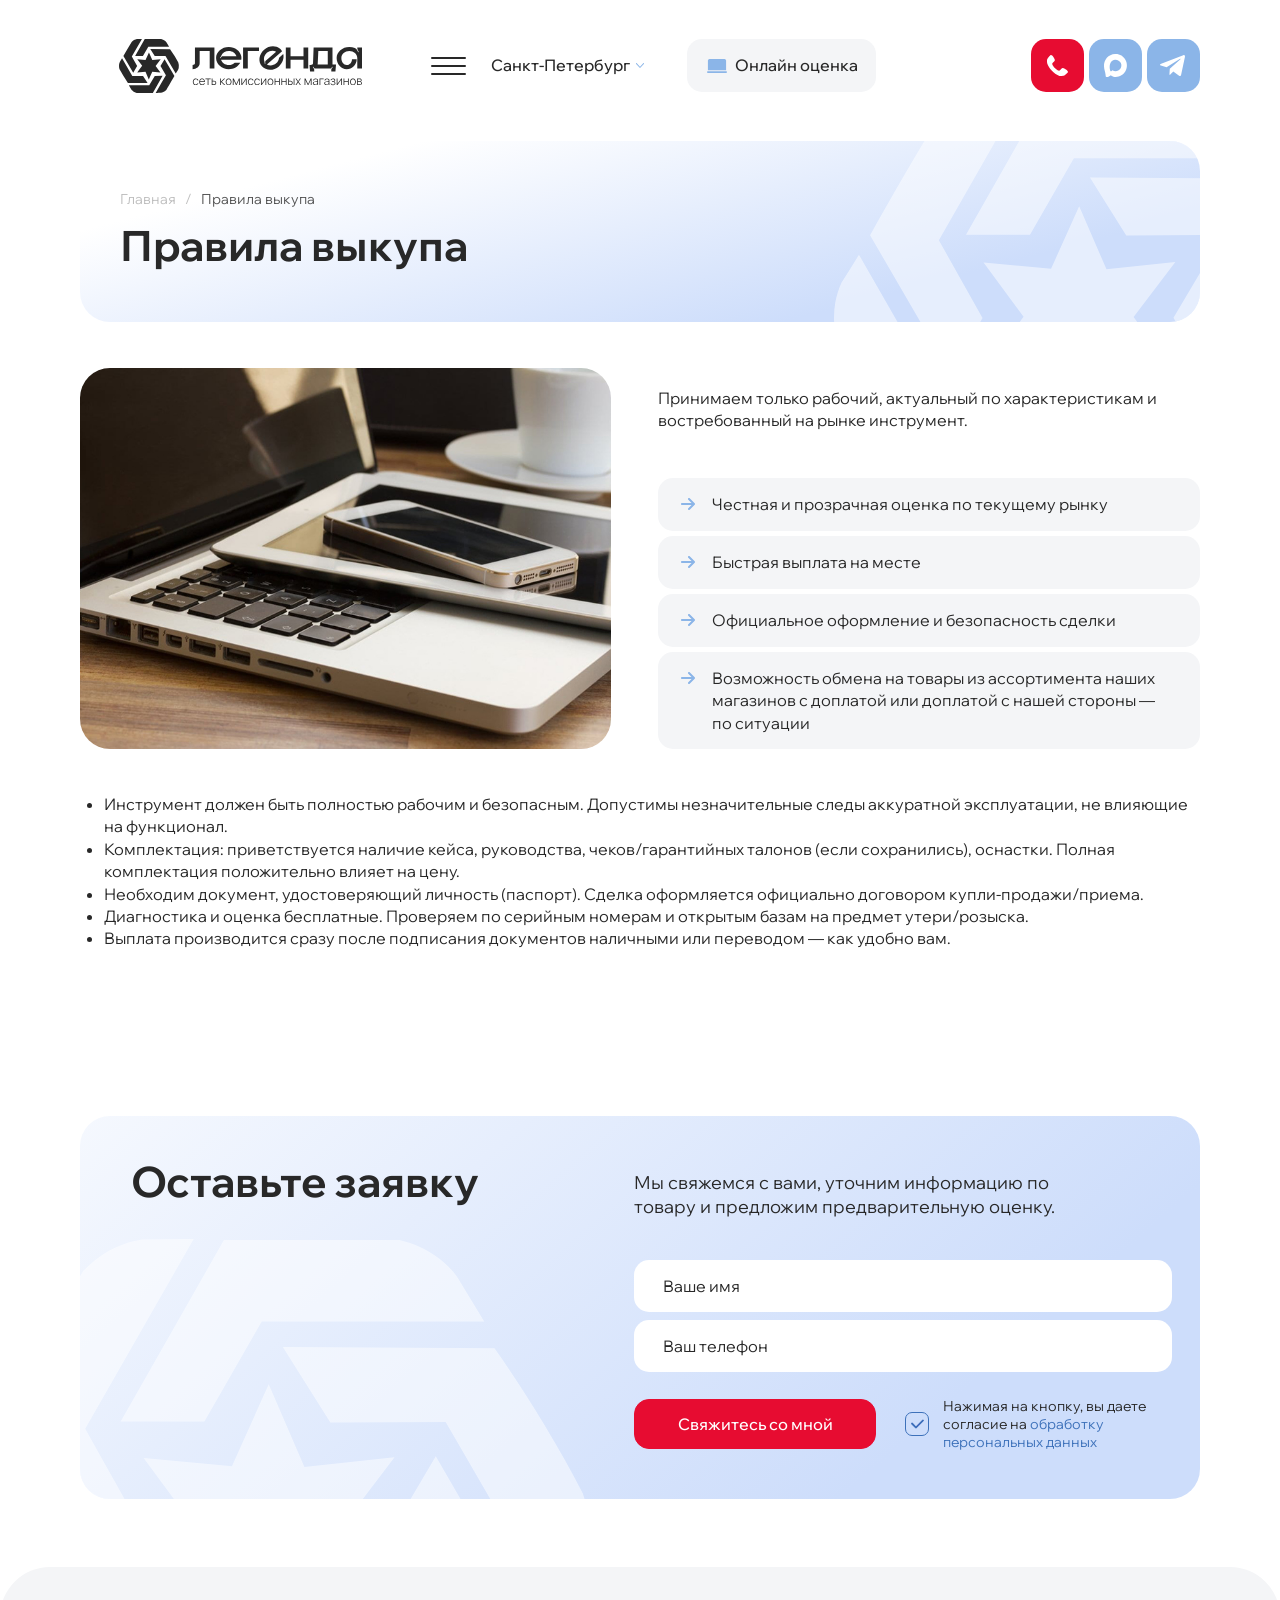
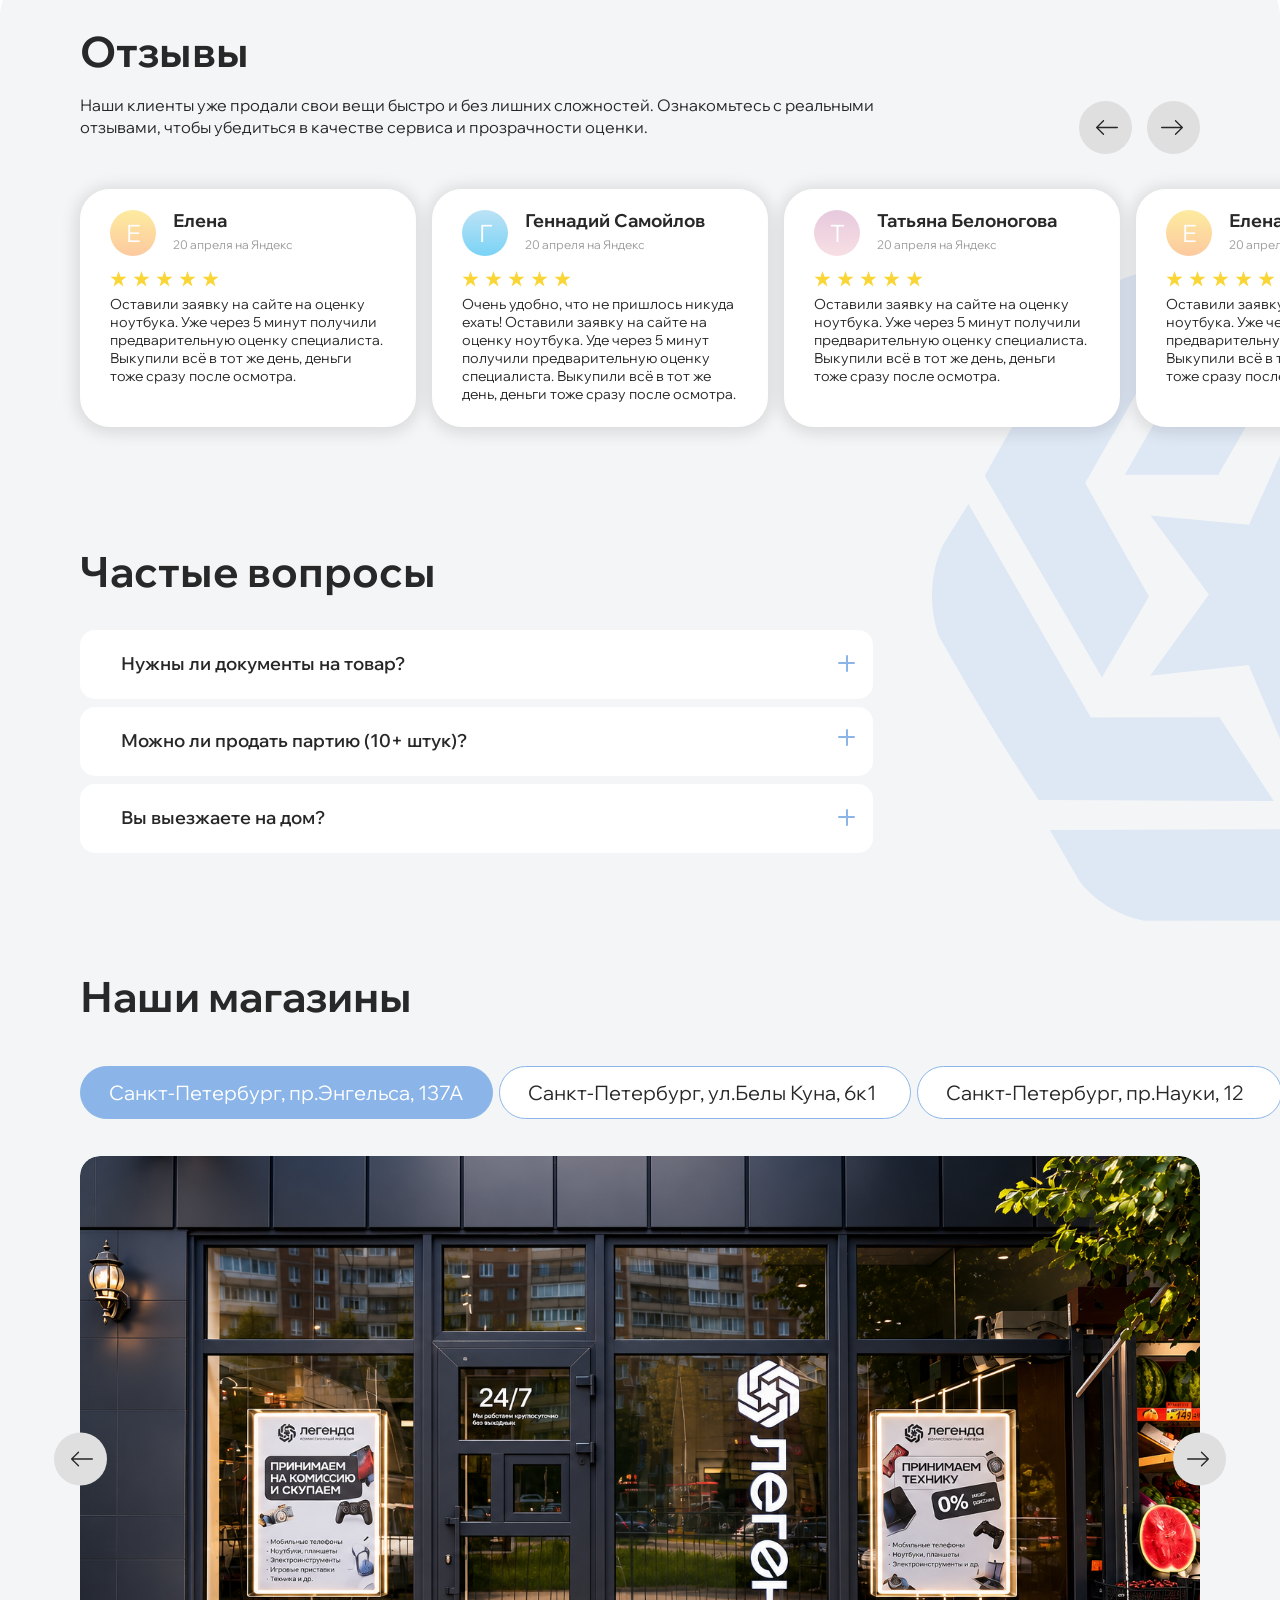
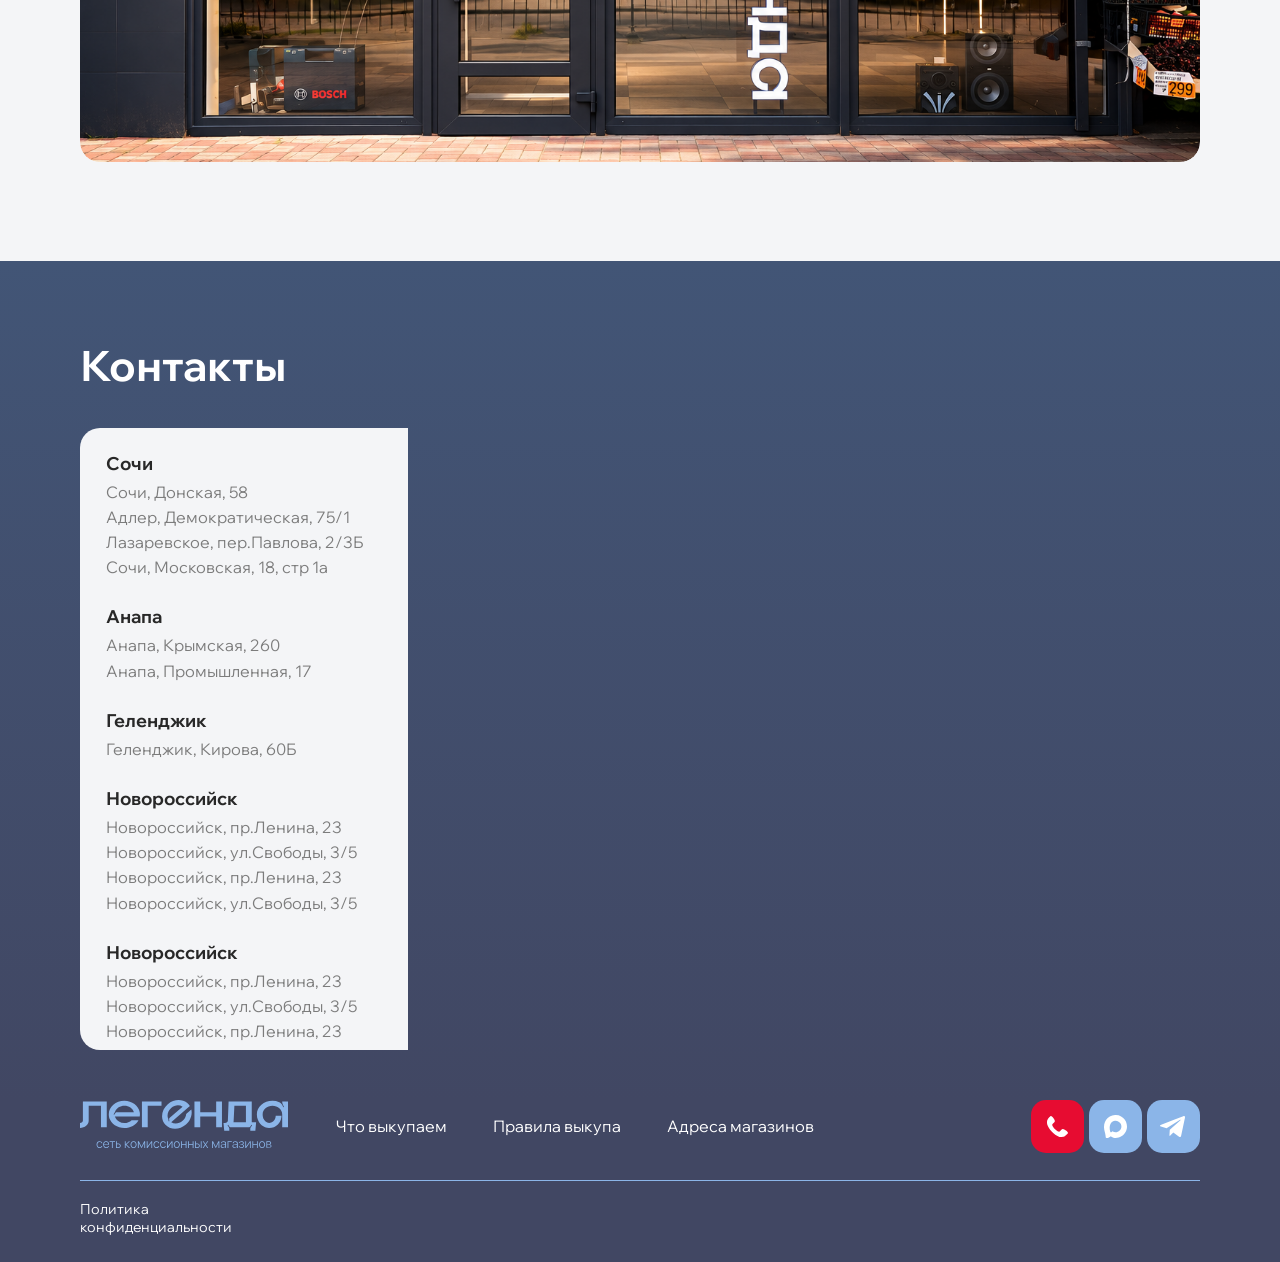
<file: rules.html>
<!doctype html>
<html lang="ru">
  <head>
    <meta charset="UTF-8" />
    <meta name="viewport" content="width=device-width, initial-scale=1.0" />
    <title>Правила выкупа — Легенда</title>
    <link rel="stylesheet" href="modules/wix-madefor-display.css" />
    <link rel="stylesheet" href="modules/swiper-bundle.min.css" />
    <link rel="stylesheet" href="css/styles.css" />
    <script
      src="https://api-maps.yandex.ru/v3/?apikey=90f168b9-9002-4a75-ad9b-fadd23f1e34b&lang=ru_RU"
      type="text/javascript"
    ></script>
  </head>
  <body>
    <header class="header">
      <a class="header__logo" href="index.html">
        <img
          src="assets/logo-header.svg"
          width="243"
          height="54"
          alt="Легенда — комиссионный магазин"
        />
      </a>
      <button
        class="header__menu"
        type="button"
        aria-label="Меню"
        aria-expanded="false"
        aria-controls="mobile-menu"
      >
        <span></span>
        <span></span>
        <span></span>
      </button>
      <!-- Выбор города: по макету новой версии — отдельная кнопка
           сразу после бургера, видна на всех разрешениях. -->
      <button type="button" class="header__city" data-city-open>
        Санкт-Петербург
        <img
          src="assets/icon-chevron.svg"
          width="8"
          height="5"
          alt=""
          class="header__city-icon"
          aria-hidden="true"
        />
      </button>
      <div class="header__actions">
        <button type="button" class="header__action" data-eval-open>
          <img
            src="assets/icon-eval.svg"
            width="20"
            height="15"
            alt=""
            aria-hidden="true"
          />
          Онлайн оценка
        </button>
        <a class="header__action header__action--stores" href="#contacts">
          <img
            src="assets/icon-stores.svg"
            width="11"
            height="15"
            alt=""
            aria-hidden="true"
          />
          Адреса магазинов
        </a>
      </div>
      <div class="header__right">
        <!-- Второй вариант отображения: телефон в шапке по-прежнему скрыт
             (переехал в модалку «Свяжитесь с нами», data-contact-open).
             Выбор города вернулся отдельной кнопкой header__city. -->
        <!--
        <div class="header__phone-group">
          <a class="header__phone-link" href="tel:+79013260869"
            >+7 901-326-08-69</a
          >
          <button type="button" class="header__city" data-city-open>
            Санкт-Петербург
            <img
              src="assets/icon-chevron.svg"
              width="8"
              height="5"
              alt=""
              class="header__city-icon"
              aria-hidden="true"
            />
          </button>
        </div>
        -->
        <!-- Второй вариант отображения: только круглые логотипы мессенджеров. -->
        <!--
        <div class="header__socials">
          <a href="javascript:void(0)" class="header__social" aria-label="Max">
            <img src="assets/icon-max.svg" width="37" height="37" alt="" />
          </a>
          <a
            href="javascript:void(0)"
            class="header__social"
            aria-label="Telegram"
          >
            <img src="assets/icon-tg.svg" width="37" height="37" alt="" />
          </a>
        </div>
        -->
        <!-- Актуальный вариант: звонок и мессенджеры кнопками 53×53 -->
        <div class="header__socials">
          <button
            type="button"
            class="header__social header__social--phone"
            aria-label="Телефоны магазинов"
            data-contact-open
          >
            <img
              src="assets/icon-phone.svg"
              width="21"
              height="21"
              alt=""
              aria-hidden="true"
            />
          </button>
          <a href="javascript:void(0)" class="header__social" aria-label="Max">
            <img
              src="assets/icon-max-button.svg"
              width="53"
              height="53"
              alt=""
            />
          </a>
          <a
            href="javascript:void(0)"
            class="header__social"
            aria-label="Telegram"
          >
            <img src="assets/icon-tg-button.svg" width="53" height="53" alt="" />
          </a>
        </div>
      </div>
    </header>

    <div class="page">
      <section class="page-hero">
        <div class="page-hero__panel">
          <p class="page-hero__crumbs">
            <a href="index.html">Главная</a
            >&nbsp;&nbsp;&nbsp;/&nbsp;&nbsp;&nbsp;<span>Правила выкупа</span>
          </p>
          <h1>Правила выкупа</h1>
          <div class="page-hero__art" aria-hidden="true">
            <img
              src="assets/page-hero-art.svg"
              width="490"
              height="445"
              alt=""
            />
          </div>
        </div>
      </section>

      <section class="rules" id="rules">
        <div class="rules__container">
          <div class="rules__grid">
            <div class="rules__media">
              <img
                src="assets/rules.jpg"
                alt="Инструмент, который выкупает магазин «Легенда»"
                loading="lazy"
              />
            </div>
            <p class="rules__lead">
              Принимаем только рабочий, актуальный по характеристикам и
              востребованный на рынке инструмент.
            </p>
          </div>
          <ul class="rules__advantages">
            <li class="rules__advantage">
              <svg
                class="rules__advantage-icon"
                width="14"
                height="14"
                viewBox="0 0 12 14"
                fill="none"
                xmlns="http://www.w3.org/2000/svg"
                aria-hidden="true"
              >
                <path
                  d="M0.292898 8.7071L5.2929 13.7071C5.6834 14.0976 6.31659 14.0976 6.70712 13.7071L11.7071 8.7071C12.0976 8.31656 12.0976 7.68341 11.7071 7.29288C11.3166 6.90234 10.6834 6.90234 10.2929 7.29288L6.99999 10.5858V1C6.99999 0.447719 6.55227 0 5.99999 0C5.44771 0 4.99999 0.447719 4.99999 1V10.5858L1.70709 7.29288C1.51184 7.09763 1.2559 7 0.999992 7C0.744086 7 0.488148 7.09763 0.292898 7.29288C-0.0976328 7.68341 -0.0976328 8.31656 0.292898 8.7071Z"
                  fill="#8BB5E8"
                />
              </svg>
              <span class="rules__advantage-text">
                Честная и прозрачная оценка по текущему рынку
              </span>
            </li>
            <li class="rules__advantage">
              <svg
                class="rules__advantage-icon"
                width="14"
                height="14"
                viewBox="0 0 12 14"
                fill="none"
                xmlns="http://www.w3.org/2000/svg"
                aria-hidden="true"
              >
                <path
                  d="M0.292898 8.7071L5.2929 13.7071C5.6834 14.0976 6.31659 14.0976 6.70712 13.7071L11.7071 8.7071C12.0976 8.31656 12.0976 7.68341 11.7071 7.29288C11.3166 6.90234 10.6834 6.90234 10.2929 7.29288L6.99999 10.5858V1C6.99999 0.447719 6.55227 0 5.99999 0C5.44771 0 4.99999 0.447719 4.99999 1V10.5858L1.70709 7.29288C1.51184 7.09763 1.2559 7 0.999992 7C0.744086 7 0.488148 7.09763 0.292898 7.29288C-0.0976328 7.68341 -0.0976328 8.31656 0.292898 8.7071Z"
                  fill="#8BB5E8"
                />
              </svg>
              <span class="rules__advantage-text"
                >Быстрая выплата на месте</span
              >
            </li>
            <li class="rules__advantage">
              <svg
                class="rules__advantage-icon"
                width="14"
                height="14"
                viewBox="0 0 12 14"
                fill="none"
                xmlns="http://www.w3.org/2000/svg"
                aria-hidden="true"
              >
                <path
                  d="M0.292898 8.7071L5.2929 13.7071C5.6834 14.0976 6.31659 14.0976 6.70712 13.7071L11.7071 8.7071C12.0976 8.31656 12.0976 7.68341 11.7071 7.29288C11.3166 6.90234 10.6834 6.90234 10.2929 7.29288L6.99999 10.5858V1C6.99999 0.447719 6.55227 0 5.99999 0C5.44771 0 4.99999 0.447719 4.99999 1V10.5858L1.70709 7.29288C1.51184 7.09763 1.2559 7 0.999992 7C0.744086 7 0.488148 7.09763 0.292898 7.29288C-0.0976328 7.68341 -0.0976328 8.31656 0.292898 8.7071Z"
                  fill="#8BB5E8"
                />
              </svg>
              <span class="rules__advantage-text">
                Официальное оформление и безопасность сделки
              </span>
            </li>
            <li class="rules__advantage">
              <svg
                class="rules__advantage-icon"
                width="14"
                height="14"
                viewBox="0 0 12 14"
                fill="none"
                xmlns="http://www.w3.org/2000/svg"
                aria-hidden="true"
              >
                <path
                  d="M0.292898 8.7071L5.2929 13.7071C5.6834 14.0976 6.31659 14.0976 6.70712 13.7071L11.7071 8.7071C12.0976 8.31656 12.0976 7.68341 11.7071 7.29288C11.3166 6.90234 10.6834 6.90234 10.2929 7.29288L6.99999 10.5858V1C6.99999 0.447719 6.55227 0 5.99999 0C5.44771 0 4.99999 0.447719 4.99999 1V10.5858L1.70709 7.29288C1.51184 7.09763 1.2559 7 0.999992 7C0.744086 7 0.488148 7.09763 0.292898 7.29288C-0.0976328 7.68341 -0.0976328 8.31656 0.292898 8.7071Z"
                  fill="#8BB5E8"
                />
              </svg>
              <span class="rules__advantage-text">
                Возможность обмена на товары из ассортимента наших магазинов с
                доплатой или доплатой с нашей стороны — по ситуации
              </span>
            </li>
          </ul>
          <div class="content__container">
            <ul>
              <li>
                Инструмент должен быть полностью рабочим и безопасным. Допустимы
                незначительные следы аккуратной эксплуатации, не влияющие на
                функционал.
              </li>
              <li>
                Комплектация: приветствуется наличие кейса, руководства,
                чеков/гарантийных талонов (если сохранились), оснастки. Полная
                комплектация положительно влияет на цену.
              </li>
              <li>
                Необходим документ, удостоверяющий личность (паспорт). Сделка
                оформляется официально договором купли-продажи/приема.
              </li>
              <li>
                Диагностика и оценка бесплатные. Проверяем по серийным номерам и
                открытым базам на предмет утери/розыска.
              </li>
              <li>
                Выплата производится сразу после подписания документов наличными
                или переводом — как удобно вам.
              </li>
            </ul>
          </div>
        </div>
      </section>

      <section class="lead" id="lead">
        <img
          class="lead__watermark"
          src="assets/lead-watermark.svg"
          width="641"
          height="583"
          alt=""
          aria-hidden="true"
        />
        <h2 class="section-title">Оставьте заявку</h2>
        <div class="lead__content">
          <p class="lead__subtitle">
            Мы свяжемся с вами, уточним информацию по товару и предложим
            предварительную оценку.
          </p>
          <form class="lead__form" action="#" method="post">
            <label class="visually-hidden" for="name">Ваше имя</label>
            <input
              class="lead__input"
              id="name"
              name="name"
              type="text"
              placeholder="Ваше имя"
              autocomplete="name"
            />
            <label class="visually-hidden" for="phone">Ваш телефон</label>
            <input
              class="lead__input"
              id="phone"
              name="phone"
              type="tel"
              placeholder="Ваш телефон"
              autocomplete="tel"
            />
            <button class="btn btn--primary lead__submit" type="submit">
              Свяжитесь со мной
            </button>
            <label class="lead__legal">
              <input
                class="lead__check"
                type="checkbox"
                name="personal-data-consent"
                checked
              />
              <svg width="24" height="24" viewBox="0 0 24 24" fill="none" xmlns="http://www.w3.org/2000/svg" xmlns:xlink="http://www.w3.org/1999/xlink" class="lead__check-icon">
<rect x="0.5" y="0.5" width="23" height="23" rx="6.5" stroke="#3D71BA"/>
<g class="lead__check-mark">
<use xlink:href="#stroke0_1538_5840" fill="#3D5EBA"/>
<mask id="stroke1_1538_5840" fill="white">
<use xlink:href="#stroke0_1538_5840"/>
</mask>
<path d="M7.62828 11.0657C7.32593 10.7634 6.83574 10.7634 6.53339 11.0657C6.23106 11.3681 6.23106 11.8583 6.53339 12.1606L10.4044 16.0316C10.7067 16.3339 11.1969 16.3339 11.4992 16.0316L18.467 9.06382C18.7693 8.76148 18.7693 8.27129 18.467 7.96894C18.1647 7.6666 17.6745 7.6666 17.3721 7.96894L10.9518 14.3893L7.62828 11.0657Z" stroke-width="16" stroke="#3D71BA" mask="url(#stroke1_1538_5840)"/>
<defs>
<path id="stroke0_1538_5840" d="M7.62828 11.0657C7.32593 10.7634 6.83574 10.7634 6.53339 11.0657C6.23106 11.3681 6.23106 11.8583 6.53339 12.1606L10.4044 16.0316C10.7067 16.3339 11.1969 16.3339 11.4992 16.0316L18.467 9.06382C18.7693 8.76148 18.7693 8.27129 18.467 7.96894C18.1647 7.6666 17.6745 7.6666 17.3721 7.96894L10.9518 14.3893L7.62828 11.0657Z" fill-rule="evenodd" clip-rule="evenodd"/>
</defs>
</g>
</svg>
              <span>
                Нажимая на кнопку, вы даете согласие на
                <a href="javascript:void(0)">обработку персональных данных</a>
              </span>
            </label>
          </form>
        </div>
      </section>

      <div class="bottom-band">
        <img
          class="bottom-band__watermark"
          src="assets/bottom-watermark.svg"
          width="716"
          height="651"
          alt=""
          aria-hidden="true"
        />
        <section class="reviews">
          <div class="reviews__header">
            <div class="reviews__title-group">
              <h2 class="section-title">Отзывы</h2>
              <p class="reviews__subtitle">
                Наши клиенты уже продали свои вещи быстро и без лишних
                сложностей. Ознакомьтесь с реальными отзывами, чтобы убедиться в
                качестве сервиса и прозрачности оценки.
              </p>
            </div>
            <div class="reviews__nav">
              <button
                class="reviews__btn reviews__btn--prev"
                type="button"
                aria-label="Предыдущий отзыв"
              >
                <svg
                  width="53"
                  height="53"
                  viewBox="0 0 53 53"
                  fill="none"
                  xmlns="http://www.w3.org/2000/svg"
                  aria-hidden="true"
                >
                  <path
                    fill-rule="evenodd"
                    clip-rule="evenodd"
                    d="M17 26.5001C17 26.3182 17.0756 26.1445 17.2014 26.0137L24.007 19.2016C24.2758 18.9325 24.711 18.9331 24.9791 19.2016C25.2479 19.47 25.2479 19.906 24.9791 20.1744L19.3464 25.812H38.3125C38.692 25.812 39 26.12 39 26.5001C39 26.8803 38.692 27.1882 38.3125 27.1882H19.3471L24.9791 32.8258C25.2479 33.0942 25.2473 33.5303 24.9791 33.7987C24.7103 34.0671 24.2751 34.0671 24.007 33.7987L17.2014 26.9866C17.0729 26.8578 17.0021 26.6807 17 26.5001Z"
                    fill="currentColor"
                  />
                </svg>
              </button>
              <button
                class="reviews__btn reviews__btn--next"
                type="button"
                aria-label="Следующий отзыв"
              >
                <svg
                  width="53"
                  height="53"
                  viewBox="0 0 53 53"
                  fill="none"
                  xmlns="http://www.w3.org/2000/svg"
                  aria-hidden="true"
                >
                  <path
                    fill-rule="evenodd"
                    clip-rule="evenodd"
                    d="M36 26.5001C36 26.3182 35.9244 26.1445 35.7986 26.0137L28.993 19.2016C28.7242 18.9325 28.289 18.9331 28.0209 19.2016C27.7521 19.47 27.7521 19.906 28.0209 20.1744L33.6536 25.812H14.6875C14.308 25.812 14 26.12 14 26.5001C14 26.8803 14.308 27.1882 14.6875 27.1882H33.6529L28.0209 32.8258C27.7521 33.0942 27.7527 33.5303 28.0209 33.7987C28.2897 34.0671 28.7249 34.0671 28.993 33.7987L35.7986 26.9866C35.9271 26.8578 35.9979 26.6807 36 26.5001Z"
                    fill="currentColor"
                  />
                </svg>
              </button>
            </div>
          </div>
          <div class="swiper reviews-swiper">
            <div class="swiper-wrapper">
              <article class="swiper-slide review-card">
                <div class="review-card__top">
                  <span
                    class="review-card__avatar review-card__avatar--yellow"
                    aria-hidden="true"
                    >Е</span
                  >
                  <div class="review-card__person">
                    <h3 class="review-card__name">Елена</h3>
                    <p class="review-card__meta">20 апреля на Яндекс</p>
                  </div>
                </div>
                <img
                  class="review-card__stars"
                  src="assets/stars.svg"
                  width="109"
                  height="17"
                  alt="5 из 5"
                />
                <p class="review-card__text">
                  Оставили заявку на сайте на оценку ноутбука. Уже через 5 минут
                  получили предварительную оценку специалиста. Выкупили всё в
                  тот же день, деньги тоже сразу после осмотра.
                </p>
              </article>
              <article class="swiper-slide review-card">
                <div class="review-card__top">
                  <span
                    class="review-card__avatar review-card__avatar--blue"
                    aria-hidden="true"
                    >Г</span
                  >
                  <div class="review-card__person">
                    <h3 class="review-card__name">Геннадий Самойлов</h3>
                    <p class="review-card__meta">20 апреля на Яндекс</p>
                  </div>
                </div>
                <img
                  class="review-card__stars"
                  src="assets/stars.svg"
                  width="109"
                  height="17"
                  alt="5 из 5"
                />
                <p class="review-card__text">
                  Очень удобно, что не пришлось никуда ехать! Оставили заявку на
                  сайте на оценку ноутбука. Уде через 5 минут получили
                  предварительную оценку специалиста. Выкупили всё в тот же
                  день, деньги тоже сразу после осмотра.
                </p>
              </article>
              <article class="swiper-slide review-card">
                <div class="review-card__top">
                  <span
                    class="review-card__avatar review-card__avatar--pink"
                    aria-hidden="true"
                    >Т</span
                  >
                  <div class="review-card__person">
                    <h3 class="review-card__name">Татьяна Белоногова</h3>
                    <p class="review-card__meta">20 апреля на Яндекс</p>
                  </div>
                </div>
                <img
                  class="review-card__stars"
                  src="assets/stars.svg"
                  width="109"
                  height="17"
                  alt="5 из 5"
                />
                <p class="review-card__text">
                  Оставили заявку на сайте на оценку ноутбука. Уже через 5 минут
                  получили предварительную оценку специалиста. Выкупили всё в
                  тот же день, деньги тоже сразу после осмотра.
                </p>
              </article>
              <article class="swiper-slide review-card">
                <div class="review-card__top">
                  <span
                    class="review-card__avatar review-card__avatar--yellow"
                    aria-hidden="true"
                    >Е</span
                  >
                  <div class="review-card__person">
                    <h3 class="review-card__name">Елена</h3>
                    <p class="review-card__meta">20 апреля на Яндекс</p>
                  </div>
                </div>
                <img
                  class="review-card__stars"
                  src="assets/stars.svg"
                  width="109"
                  height="17"
                  alt="5 из 5"
                />
                <p class="review-card__text">
                  Оставили заявку на сайте на оценку ноутбука. Уже через 5 минут
                  получили предварительную оценку специалиста. Выкупили всё в
                  тот же день, деньги тоже сразу после осмотра.
                </p>
              </article>
              <article class="swiper-slide review-card">
                <div class="review-card__top">
                  <span
                    class="review-card__avatar review-card__avatar--blue"
                    aria-hidden="true"
                    >Г</span
                  >
                  <div class="review-card__person">
                    <h3 class="review-card__name">Геннадий Самойлов</h3>
                    <p class="review-card__meta">20 апреля на Яндекс</p>
                  </div>
                </div>
                <img
                  class="review-card__stars"
                  src="assets/stars.svg"
                  width="109"
                  height="17"
                  alt="5 из 5"
                />
                <p class="review-card__text">
                  Очень удобно, что не пришлось никуда ехать! Оставили заявку на
                  сайте на оценку ноутбука. Уде через 5 минут получили
                  предварительную оценку специалиста. Выкупили всё в тот же
                  день, деньги тоже сразу после осмотра.
                </p>
              </article>
              <article class="swiper-slide review-card">
                <div class="review-card__top">
                  <span
                    class="review-card__avatar review-card__avatar--pink"
                    aria-hidden="true"
                    >Т</span
                  >
                  <div class="review-card__person">
                    <h3 class="review-card__name">Татьяна Белоногова</h3>
                    <p class="review-card__meta">20 апреля на Яндекс</p>
                  </div>
                </div>
                <img
                  class="review-card__stars"
                  src="assets/stars.svg"
                  width="109"
                  height="17"
                  alt="5 из 5"
                />
                <p class="review-card__text">
                  Оставили заявку на сайте на оценку ноутбука. Уже через 5 минут
                  получили предварительную оценку специалиста. Выкупили всё в
                  тот же день, деньги тоже сразу после осмотра.
                </p>
              </article>
            </div>
          </div>
        </section>

        <section class="faq">
          <h2 class="section-title">Частые вопросы</h2>
          <div class="faq__list">
            <details class="faq-item">
              <summary class="faq-item__summary">
                <span>Нужны ли документы на товар?</span>
                <span class="faq-item__icon" aria-hidden="true"></span>
              </summary>
              <p class="faq-item__answer">
                Да, вы можете продать партию техники (от 10 штук). Мы организуем
                вывоз, проведём оценку на месте и выплатим деньги сразу после
                согласования цены.
              </p>
            </details>
            <details class="faq-item">
              <summary class="faq-item__summary faq-item__summary--multiline">
                <span>Можно ли продать партию (10+ штук)?</span>
                <span class="faq-item__icon" aria-hidden="true"></span>
              </summary>
              <p class="faq-item__answer">
                Да, вы можете продать партию техники (от 10 штук). Мы организуем
                вывоз, проведём оценку на месте и выплатим деньги сразу после
                согласования цены.
              </p>
            </details>
            <details class="faq-item">
              <summary class="faq-item__summary">
                <span>Вы выезжаете на дом?</span>
                <span class="faq-item__icon" aria-hidden="true"></span>
              </summary>
              <p class="faq-item__answer">
                Да, вы можете продать партию техники (от 10 штук). Мы организуем
                вывоз, проведём оценку на месте и выплатим деньги сразу после
                согласования цены.
              </p>
            </details>
          </div>
        </section>

        <section class="stores" id="stores">
          <h2 class="section-title">Наши магазины</h2>
          <div class="swiper stores-tabs-swiper">
            <div
              class="swiper-wrapper"
              role="tablist"
              aria-label="Адреса магазинов"
            >
              <div class="swiper-slide">
                <button
                  class="stores__tab is-active"
                  type="button"
                  role="tab"
                  aria-selected="true"
                  data-store="0"
                >
                  Санкт-Петербург, пр.Энгельса, 137А
                </button>
              </div>
              <div class="swiper-slide">
                <button
                  class="stores__tab"
                  type="button"
                  role="tab"
                  aria-selected="false"
                  data-store="1"
                >
                  Санкт-Петербург, ул.Белы Куна, 6к1
                </button>
              </div>
              <div class="swiper-slide">
                <button
                  class="stores__tab"
                  type="button"
                  role="tab"
                  aria-selected="false"
                  data-store="2"
                >
                  Санкт-Петербург, пр.Науки, 12
                </button>
              </div>
            </div>
          </div>
          <div class="stores__galleries">
            <button
              class="stores__btn stores__btn--prev"
              type="button"
              aria-label="Предыдущее фото"
            >
              <svg
                width="53"
                height="53"
                viewBox="0 0 53 53"
                fill="none"
                xmlns="http://www.w3.org/2000/svg"
                aria-hidden="true"
              >
                <path
                  fill-rule="evenodd"
                  clip-rule="evenodd"
                  d="M17 26.5001C17 26.3182 17.0756 26.1445 17.2014 26.0137L24.007 19.2016C24.2758 18.9325 24.711 18.9331 24.9791 19.2016C25.2479 19.47 25.2479 19.906 24.9791 20.1744L19.3464 25.812H38.3125C38.692 25.812 39 26.12 39 26.5001C39 26.8803 38.692 27.1882 38.3125 27.1882H19.3471L24.9791 32.8258C25.2479 33.0942 25.2473 33.5303 24.9791 33.7987C24.7103 34.0671 24.2751 34.0671 24.007 33.7987L17.2014 26.9866C17.0729 26.8578 17.0021 26.6807 17 26.5001Z"
                  fill="currentColor"
                />
              </svg>
            </button>
            <button
              class="stores__btn stores__btn--next"
              type="button"
              aria-label="Следующее фото"
            >
              <svg
                width="53"
                height="53"
                viewBox="0 0 53 53"
                fill="none"
                xmlns="http://www.w3.org/2000/svg"
                aria-hidden="true"
              >
                <path
                  fill-rule="evenodd"
                  clip-rule="evenodd"
                  d="M36 26.5001C36 26.3182 35.9244 26.1445 35.7986 26.0137L28.993 19.2016C28.7242 18.9325 28.289 18.9331 28.0209 19.2016C27.7521 19.47 27.7521 19.906 28.0209 20.1744L33.6536 25.812H14.6875C14.308 25.812 14 26.12 14 26.5001C14 26.8803 14.308 27.1882 14.6875 27.1882H33.6529L28.0209 32.8258C27.7521 33.0942 27.7527 33.5303 28.0209 33.7987C28.2897 34.0671 28.7249 34.0671 28.993 33.7987L35.7986 26.9866C35.9271 26.8578 35.9979 26.6807 36 26.5001Z"
                  fill="currentColor"
                />
              </svg>
            </button>
            <!-- Магазин 1 -->
            <div class="swiper stores-photos-swiper is-active" data-gallery="0">
              <div class="swiper-wrapper">
                <figure class="swiper-slide stores__photo">
                  <img
                    src="assets/store-1.png"
                    alt="Магазин на пр. Энгельса, 137А - Фото 1"
                  />
                </figure>
                <figure class="swiper-slide stores__photo">
                  <img
                    src="assets/store-2.png"
                    alt="Магазин на пр. Энгельса, 137А - Фото 2"
                  />
                </figure>
              </div>
            </div>
            <!-- Магазин 2 -->
            <div
              class="swiper stores-photos-swiper"
              data-gallery="1"
              style="display: none"
            >
              <div class="swiper-wrapper">
                <figure class="swiper-slide stores__photo">
                  <img
                    src="assets/store-2.png"
                    alt="Магазин на ул. Белы Куна, 6к1 - Фото 1"
                  />
                </figure>
                <figure class="swiper-slide stores__photo">
                  <img
                    src="assets/store-1.png"
                    alt="Магазин на ул. Белы Куна, 6к1 - Фото 2"
                  />
                </figure>
              </div>
            </div>
            <!-- Магазин 3 -->
            <div
              class="swiper stores-photos-swiper"
              data-gallery="2"
              style="display: none"
            >
              <div class="swiper-wrapper">
                <figure class="swiper-slide stores__photo">
                  <img
                    src="assets/store-1.png"
                    alt="Магазин на пр. Науки, 12 - Фото 1"
                  />
                </figure>
                <figure class="swiper-slide stores__photo">
                  <img
                    src="assets/store-2.png"
                    alt="Магазин на пр. Науки, 12 - Фото 2"
                  />
                </figure>
              </div>
            </div>
          </div>
        </section>
      </div>

      <section class="contacts" id="contacts">
        <div class="contacts__container">
          <h2 class="section-title">Контакты</h2>
          <div
            class="contacts__toggles"
            role="tablist"
            aria-label="Вид контактов"
          >
            <button
              type="button"
              class="contacts__toggle is-active"
              role="tab"
              aria-selected="true"
              data-contacts-view="map"
            >
              Показать на карте
            </button>
            <button
              type="button"
              class="contacts__toggle"
              role="tab"
              aria-selected="false"
              data-contacts-view="list"
            >
              Показать списком
            </button>
          </div>
          <div class="contacts__cities" data-contacts-panel="list" hidden>
            <div class="contacts-card">
              <h3 class="contacts-card__city">Сочи</h3>
              <ul class="contacts-card__list">
                <li>
                  <button
                    type="button"
                    class="contacts-card__address"
                    data-store-detail="sochi-donskaya-58"
                    data-store-coords="39.723,43.599"
                  >
                    Сочи, Донская, 58
                  </button>
                </li>
                <li>
                  <button
                    type="button"
                    class="contacts-card__address"
                    data-store-detail="adler-demokraticheskaya"
                    data-store-coords="39.924,43.437"
                  >
                    Адлер, Демократическая, 75/1
                  </button>
                </li>
                <li>
                  <button
                    type="button"
                    class="contacts-card__address"
                    data-store-detail="lazarevskoye-pavlova"
                    data-store-coords="39.331,43.909"
                  >
                    Лазаревское, пер.Павлова, 2/3Б
                  </button>
                </li>
                <li>
                  <button
                    type="button"
                    class="contacts-card__address"
                    data-store-detail="sochi-moskovskaya"
                    data-store-coords="39.725,43.585"
                  >
                    Сочи, Московская, 18, стр 1а
                  </button>
                </li>
              </ul>
            </div>
            <div class="contacts-card">
              <h3 class="contacts-card__city">Анапа</h3>
              <ul class="contacts-card__list">
                <li>
                  <button
                    type="button"
                    class="contacts-card__address"
                    data-store-detail="anapa-krymskaya"
                    data-store-coords="37.317,44.895"
                  >
                    Анапа, Крымская, 260
                  </button>
                </li>
                <li>
                  <button
                    type="button"
                    class="contacts-card__address"
                    data-store-detail="anapa-promyshlennaya"
                    data-store-coords="37.347,44.898"
                  >
                    Анапа, Промышленная, 17
                  </button>
                </li>
              </ul>
            </div>
            <div class="contacts-card">
              <h3 class="contacts-card__city">Геленджик</h3>
              <ul class="contacts-card__list">
                <li>
                  <button
                    type="button"
                    class="contacts-card__address"
                    data-store-detail="gelendzhik-kirova"
                    data-store-coords="38.077,44.562"
                  >
                    Геленджик, Кирова, 60Б
                  </button>
                </li>
              </ul>
            </div>
            <div class="contacts-card">
              <h3 class="contacts-card__city">Новороссийск</h3>
              <ul class="contacts-card__list">
                <li>
                  <button
                    type="button"
                    class="contacts-card__address"
                    data-store-detail="novorossiysk-lenina"
                    data-store-coords="37.769,44.724"
                  >
                    Новороссийск, пр.Ленина, 23
                  </button>
                </li>
                <li>
                  <button
                    type="button"
                    class="contacts-card__address"
                    data-store-detail="novorossiysk-svobody"
                    data-store-coords="37.771,44.726"
                  >
                    Новороссийск, ул.Свободы, 3/5
                  </button>
                </li>
                <li>
                  <button
                    type="button"
                    class="contacts-card__address"
                    data-store-detail="novorossiysk-lenina"
                    data-store-coords="37.769,44.724"
                  >
                    Новороссийск, пр.Ленина, 23
                  </button>
                </li>
                <li>
                  <button
                    type="button"
                    class="contacts-card__address"
                    data-store-detail="novorossiysk-svobody"
                    data-store-coords="37.771,44.726"
                  >
                    Новороссийск, ул.Свободы, 3/5
                  </button>
                </li>
              </ul>
            </div>
            <div class="contacts-card">
              <h3 class="contacts-card__city">Новороссийск</h3>
              <ul class="contacts-card__list">
                <li>
                  <button
                    type="button"
                    class="contacts-card__address"
                    data-store-detail="novorossiysk-lenina"
                    data-store-coords="37.769,44.724"
                  >
                    Новороссийск, пр.Ленина, 23
                  </button>
                </li>
                <li>
                  <button
                    type="button"
                    class="contacts-card__address"
                    data-store-detail="novorossiysk-svobody"
                    data-store-coords="37.771,44.726"
                  >
                    Новороссийск, ул.Свободы, 3/5
                  </button>
                </li>
                <li>
                  <button
                    type="button"
                    class="contacts-card__address"
                    data-store-detail="novorossiysk-lenina"
                    data-store-coords="37.769,44.724"
                  >
                    Новороссийск, пр.Ленина, 23
                  </button>
                </li>
                <li>
                  <button
                    type="button"
                    class="contacts-card__address"
                    data-store-detail="novorossiysk-svobody"
                    data-store-coords="37.771,44.726"
                  >
                    Новороссийск, ул.Свободы, 3/5
                  </button>
                </li>
              </ul>
            </div>
            <div class="contacts-card">
              <h3 class="contacts-card__city">Новороссийск</h3>
              <ul class="contacts-card__list">
                <li>
                  <button
                    type="button"
                    class="contacts-card__address"
                    data-store-detail="novorossiysk-lenina"
                    data-store-coords="37.769,44.724"
                  >
                    Новороссийск, пр.Ленина, 23
                  </button>
                </li>
                <li>
                  <button
                    type="button"
                    class="contacts-card__address"
                    data-store-detail="novorossiysk-svobody"
                    data-store-coords="37.771,44.726"
                  >
                    Новороссийск, ул.Свободы, 3/5
                  </button>
                </li>
                <li>
                  <button
                    type="button"
                    class="contacts-card__address"
                    data-store-detail="novorossiysk-lenina"
                    data-store-coords="37.769,44.724"
                  >
                    Новороссийск, пр.Ленина, 23
                  </button>
                </li>
                <li>
                  <button
                    type="button"
                    class="contacts-card__address"
                    data-store-detail="novorossiysk-svobody"
                    data-store-coords="37.771,44.726"
                  >
                    Новороссийск, ул.Свободы, 3/5
                  </button>
                </li>
              </ul>
            </div>
          </div>
          <div
            class="contacts__detail"
            data-contacts-panel="detail"
            hidden
            aria-live="polite"
          >
            <button
              type="button"
              class="contacts-detail__back"
              data-contacts-detail-back
              aria-label="Назад к списку адресов"
            >
              <svg
                width="24"
                height="24"
                viewBox="0 0 24 24"
                fill="none"
                xmlns="http://www.w3.org/2000/svg"
                aria-hidden="true"
              >
                <path
                  d="M15.41 7.41L14 6l-6 6 6 6 1.41-1.41L10.83 12l4.58-4.59Z"
                  fill="currentColor"
                />
              </svg>
            </button>

            <!-- Магазин: Сочи, Донская, 58 -->
            <div
              class="contacts-detail__store"
              data-store-detail="sochi-donskaya-58"
            >
              <h3 class="contacts-detail__title">Сочи, Донская, 58</h3>
              <p class="contacts-detail__hours">Ежедневно 10:00 - 20:00</p>
              <a class="contacts-detail__phone" href="tel:+79998880000"
                >+7 999 888-00-00</a
              >
              <p class="contacts-detail__messengers-label">
                Напишите нам в мессенджерах:
              </p>
              <div class="contacts-detail__messengers">
                <a
                  class="contacts-detail__messenger"
                  href="javascript:void(0)"
                  target="_blank"
                  rel="noopener noreferrer"
                >
                  <img
                    src="assets/icon-max.svg"
                    width="20"
                    height="20"
                    alt=""
                    aria-hidden="true"
                  />
                  Max
                </a>
                <a
                  class="contacts-detail__messenger"
                  href="javascript:void(0)"
                  target="_blank"
                  rel="noopener noreferrer"
                >
                  <img
                    src="assets/icon-tg-sm.svg"
                    width="20"
                    height="20"
                    alt=""
                    aria-hidden="true"
                  />
                  Telegram
                </a>
              </div>
              <a
                class="contacts-detail__route"
                href="https://yandex.ru/maps/?rtext=~43.599,39.723&rtt=auto"
                target="_blank"
                rel="noopener noreferrer"
              >
                Построить маршрут
              </a>
              <figure class="contacts-detail__photo">
                <img src="assets/store-1.png" alt="Магазин Сочи, Донская, 58" />
              </figure>
            </div>

            <!-- Магазин: Адлер, Демократическая, 75/1 -->
            <div
              class="contacts-detail__store"
              data-store-detail="adler-demokraticheskaya"
              hidden
            >
              <h3 class="contacts-detail__title">
                Адлер, Демократическая, 75/1
              </h3>
              <p class="contacts-detail__hours">Ежедневно 10:00 - 20:00</p>
              <a class="contacts-detail__phone" href="tel:+79998880000"
                >+7 999 888-00-00</a
              >
              <p class="contacts-detail__messengers-label">
                Напишите нам в мессенджерах:
              </p>
              <div class="contacts-detail__messengers">
                <a
                  class="contacts-detail__messenger"
                  href="javascript:void(0)"
                  target="_blank"
                  rel="noopener noreferrer"
                >
                  <img
                    src="assets/icon-max.svg"
                    width="20"
                    height="20"
                    alt=""
                    aria-hidden="true"
                  />
                  Max
                </a>
                <a
                  class="contacts-detail__messenger"
                  href="javascript:void(0)"
                  target="_blank"
                  rel="noopener noreferrer"
                >
                  <img
                    src="assets/icon-tg-sm.svg"
                    width="20"
                    height="20"
                    alt=""
                    aria-hidden="true"
                  />
                  Telegram
                </a>
              </div>
              <a
                class="contacts-detail__route"
                href="https://yandex.ru/maps/?rtext=~43.437,39.924&rtt=auto"
                target="_blank"
                rel="noopener noreferrer"
              >
                Построить маршрут
              </a>
              <figure class="contacts-detail__photo">
                <img
                  src="assets/store-2.png"
                  alt="Магазин Адлер, Демократическая, 75/1"
                />
              </figure>
            </div>

            <!-- Магазин: Лазаревское, пер.Павлова, 2/3Б -->
            <div
              class="contacts-detail__store"
              data-store-detail="lazarevskoye-pavlova"
              hidden
            >
              <h3 class="contacts-detail__title">
                Лазаревское, пер.Павлова, 2/3Б
              </h3>
              <p class="contacts-detail__hours">Ежедневно 10:00 - 20:00</p>
              <a class="contacts-detail__phone" href="tel:+79998880000"
                >+7 999 888-00-00</a
              >
              <p class="contacts-detail__messengers-label">
                Напишите нам в мессенджерах:
              </p>
              <div class="contacts-detail__messengers">
                <a
                  class="contacts-detail__messenger"
                  href="javascript:void(0)"
                  target="_blank"
                  rel="noopener noreferrer"
                >
                  <img
                    src="assets/icon-max.svg"
                    width="20"
                    height="20"
                    alt=""
                    aria-hidden="true"
                  />
                  Max
                </a>
                <a
                  class="contacts-detail__messenger"
                  href="javascript:void(0)"
                  target="_blank"
                  rel="noopener noreferrer"
                >
                  <img
                    src="assets/icon-tg-sm.svg"
                    width="20"
                    height="20"
                    alt=""
                    aria-hidden="true"
                  />
                  Telegram
                </a>
              </div>
              <a
                class="contacts-detail__route"
                href="https://yandex.ru/maps/?rtext=~43.909,39.331&rtt=auto"
                target="_blank"
                rel="noopener noreferrer"
              >
                Построить маршрут
              </a>
              <figure class="contacts-detail__photo">
                <img
                  src="assets/store-1.png"
                  alt="Магазин Лазаревское, пер.Павлова, 2/3Б"
                />
              </figure>
            </div>

            <!-- Магазин: Сочи, Московская, 18, стр 1а -->
            <div
              class="contacts-detail__store"
              data-store-detail="sochi-moskovskaya"
              hidden
            >
              <h3 class="contacts-detail__title">
                Сочи, Московская, 18, стр 1а
              </h3>
              <p class="contacts-detail__hours">Ежедневно 10:00 - 20:00</p>
              <a class="contacts-detail__phone" href="tel:+79998880000"
                >+7 999 888-00-00</a
              >
              <p class="contacts-detail__messengers-label">
                Напишите нам в мессенджерах:
              </p>
              <div class="contacts-detail__messengers">
                <a
                  class="contacts-detail__messenger"
                  href="javascript:void(0)"
                  target="_blank"
                  rel="noopener noreferrer"
                >
                  <img
                    src="assets/icon-max.svg"
                    width="20"
                    height="20"
                    alt=""
                    aria-hidden="true"
                  />
                  Max
                </a>
                <a
                  class="contacts-detail__messenger"
                  href="javascript:void(0)"
                  target="_blank"
                  rel="noopener noreferrer"
                >
                  <img
                    src="assets/icon-tg-sm.svg"
                    width="20"
                    height="20"
                    alt=""
                    aria-hidden="true"
                  />
                  Telegram
                </a>
              </div>
              <a
                class="contacts-detail__route"
                href="https://yandex.ru/maps/?rtext=~43.585,39.725&rtt=auto"
                target="_blank"
                rel="noopener noreferrer"
              >
                Построить маршрут
              </a>
              <figure class="contacts-detail__photo">
                <img
                  src="assets/store-2.png"
                  alt="Магазин Сочи, Московская, 18, стр 1а"
                />
              </figure>
            </div>

            <!-- Магазин: Анапа, Крымская, 260 -->
            <div
              class="contacts-detail__store"
              data-store-detail="anapa-krymskaya"
              hidden
            >
              <h3 class="contacts-detail__title">Анапа, Крымская, 260</h3>
              <p class="contacts-detail__hours">Ежедневно 10:00 - 20:00</p>
              <a class="contacts-detail__phone" href="tel:+79998880000"
                >+7 999 888-00-00</a
              >
              <p class="contacts-detail__messengers-label">
                Напишите нам в мессенджерах:
              </p>
              <div class="contacts-detail__messengers">
                <a
                  class="contacts-detail__messenger"
                  href="javascript:void(0)"
                  target="_blank"
                  rel="noopener noreferrer"
                >
                  <img
                    src="assets/icon-max.svg"
                    width="20"
                    height="20"
                    alt=""
                    aria-hidden="true"
                  />
                  Max
                </a>
                <a
                  class="contacts-detail__messenger"
                  href="javascript:void(0)"
                  target="_blank"
                  rel="noopener noreferrer"
                >
                  <img
                    src="assets/icon-tg-sm.svg"
                    width="20"
                    height="20"
                    alt=""
                    aria-hidden="true"
                  />
                  Telegram
                </a>
              </div>
              <a
                class="contacts-detail__route"
                href="https://yandex.ru/maps/?rtext=~44.895,37.317&rtt=auto"
                target="_blank"
                rel="noopener noreferrer"
              >
                Построить маршрут
              </a>
              <figure class="contacts-detail__photo">
                <img
                  src="assets/store-1.png"
                  alt="Магазин Анапа, Крымская, 260"
                />
              </figure>
            </div>

            <!-- Магазин: Анапа, Промышленная, 17 -->
            <div
              class="contacts-detail__store"
              data-store-detail="anapa-promyshlennaya"
              hidden
            >
              <h3 class="contacts-detail__title">Анапа, Промышленная, 17</h3>
              <p class="contacts-detail__hours">Ежедневно 10:00 - 20:00</p>
              <a class="contacts-detail__phone" href="tel:+79998880000"
                >+7 999 888-00-00</a
              >
              <p class="contacts-detail__messengers-label">
                Напишите нам в мессенджерах:
              </p>
              <div class="contacts-detail__messengers">
                <a
                  class="contacts-detail__messenger"
                  href="javascript:void(0)"
                  target="_blank"
                  rel="noopener noreferrer"
                >
                  <img
                    src="assets/icon-max.svg"
                    width="20"
                    height="20"
                    alt=""
                    aria-hidden="true"
                  />
                  Max
                </a>
                <a
                  class="contacts-detail__messenger"
                  href="javascript:void(0)"
                  target="_blank"
                  rel="noopener noreferrer"
                >
                  <img
                    src="assets/icon-tg-sm.svg"
                    width="20"
                    height="20"
                    alt=""
                    aria-hidden="true"
                  />
                  Telegram
                </a>
              </div>
              <a
                class="contacts-detail__route"
                href="https://yandex.ru/maps/?rtext=~44.898,37.347&rtt=auto"
                target="_blank"
                rel="noopener noreferrer"
              >
                Построить маршрут
              </a>
              <figure class="contacts-detail__photo">
                <img
                  src="assets/store-2.png"
                  alt="Магазин Анапа, Промышленная, 17"
                />
              </figure>
            </div>

            <!-- Магазин: Геленджик, Кирова, 60Б -->
            <div
              class="contacts-detail__store"
              data-store-detail="gelendzhik-kirova"
              hidden
            >
              <h3 class="contacts-detail__title">Геленджик, Кирова, 60Б</h3>
              <p class="contacts-detail__hours">Ежедневно 10:00 - 20:00</p>
              <a class="contacts-detail__phone" href="tel:+79998880000"
                >+7 999 888-00-00</a
              >
              <p class="contacts-detail__messengers-label">
                Напишите нам в мессенджерах:
              </p>
              <div class="contacts-detail__messengers">
                <a
                  class="contacts-detail__messenger"
                  href="javascript:void(0)"
                  target="_blank"
                  rel="noopener noreferrer"
                >
                  <img
                    src="assets/icon-max.svg"
                    width="20"
                    height="20"
                    alt=""
                    aria-hidden="true"
                  />
                  Max
                </a>
                <a
                  class="contacts-detail__messenger"
                  href="javascript:void(0)"
                  target="_blank"
                  rel="noopener noreferrer"
                >
                  <img
                    src="assets/icon-tg-sm.svg"
                    width="20"
                    height="20"
                    alt=""
                    aria-hidden="true"
                  />
                  Telegram
                </a>
              </div>
              <a
                class="contacts-detail__route"
                href="https://yandex.ru/maps/?rtext=~44.562,38.077&rtt=auto"
                target="_blank"
                rel="noopener noreferrer"
              >
                Построить маршрут
              </a>
              <figure class="contacts-detail__photo">
                <img
                  src="assets/store-1.png"
                  alt="Магазин Геленджик, Кирова, 60Б"
                />
              </figure>
            </div>

            <!-- Магазин: Новороссийск, пр.Ленина, 23 -->
            <div
              class="contacts-detail__store"
              data-store-detail="novorossiysk-lenina"
              hidden
            >
              <h3 class="contacts-detail__title">
                Новороссийск, пр.Ленина, 23
              </h3>
              <p class="contacts-detail__hours">Ежедневно 10:00 - 20:00</p>
              <a class="contacts-detail__phone" href="tel:+79998880000"
                >+7 999 888-00-00</a
              >
              <p class="contacts-detail__messengers-label">
                Напишите нам в мессенджерах:
              </p>
              <div class="contacts-detail__messengers">
                <a
                  class="contacts-detail__messenger"
                  href="javascript:void(0)"
                  target="_blank"
                  rel="noopener noreferrer"
                >
                  <img
                    src="assets/icon-max.svg"
                    width="20"
                    height="20"
                    alt=""
                    aria-hidden="true"
                  />
                  Max
                </a>
                <a
                  class="contacts-detail__messenger"
                  href="javascript:void(0)"
                  target="_blank"
                  rel="noopener noreferrer"
                >
                  <img
                    src="assets/icon-tg-sm.svg"
                    width="20"
                    height="20"
                    alt=""
                    aria-hidden="true"
                  />
                  Telegram
                </a>
              </div>
              <a
                class="contacts-detail__route"
                href="https://yandex.ru/maps/?rtext=~44.724,37.769&rtt=auto"
                target="_blank"
                rel="noopener noreferrer"
              >
                Построить маршрут
              </a>
              <figure class="contacts-detail__photo">
                <img
                  src="assets/store-2.png"
                  alt="Магазин Новороссийск, пр.Ленина, 23"
                />
              </figure>
            </div>

            <!-- Магазин: Новороссийск, ул.Свободы, 3/5 -->
            <div
              class="contacts-detail__store"
              data-store-detail="novorossiysk-svobody"
              hidden
            >
              <h3 class="contacts-detail__title">
                Новороссийск, ул.Свободы, 3/5
              </h3>
              <p class="contacts-detail__hours">Ежедневно 10:00 - 20:00</p>
              <a class="contacts-detail__phone" href="tel:+79998880000"
                >+7 999 888-00-00</a
              >
              <p class="contacts-detail__messengers-label">
                Напишите нам в мессенджерах:
              </p>
              <div class="contacts-detail__messengers">
                <a
                  class="contacts-detail__messenger"
                  href="javascript:void(0)"
                  target="_blank"
                  rel="noopener noreferrer"
                >
                  <img
                    src="assets/icon-max.svg"
                    width="20"
                    height="20"
                    alt=""
                    aria-hidden="true"
                  />
                  Max
                </a>
                <a
                  class="contacts-detail__messenger"
                  href="javascript:void(0)"
                  target="_blank"
                  rel="noopener noreferrer"
                >
                  <img
                    src="assets/icon-tg-sm.svg"
                    width="20"
                    height="20"
                    alt=""
                    aria-hidden="true"
                  />
                  Telegram
                </a>
              </div>
              <a
                class="contacts-detail__route"
                href="https://yandex.ru/maps/?rtext=~44.726,37.771&rtt=auto"
                target="_blank"
                rel="noopener noreferrer"
              >
                Построить маршрут
              </a>
              <figure class="contacts-detail__photo">
                <img
                  src="assets/store-1.png"
                  alt="Магазин Новороссийск, ул.Свободы, 3/5"
                />
              </figure>
            </div>
          </div>
          <div class="contacts__map" data-contacts-panel="map">
            <div
              id="contacts-map"
              class="contacts__map-canvas"
              role="region"
              aria-label="Карта магазинов Легенда"
            ></div>
          </div>
        </div>
      </section>

      <footer class="footer">
        <a class="footer__logo" href="index.html">
          <img
            src="assets/logo-footer.svg"
            width="227"
            height="53"
            alt="Легенда"
          />
        </a>
        <div class="footer__contacts">
          <!-- Второй вариант отображения: телефон и круглые логотипы. -->
          <!--
          <a class="footer__phone" href="tel:+79013260869">+7 901-326-08-69</a>
          <div class="footer__socials">
            <a
              class="footer__social"
              href="javascript:void(0)"
              aria-label="Max"
            >
              <img src="assets/icon-max.svg" width="31" height="31" alt="" />
            </a>
            <a
              class="footer__social"
              href="javascript:void(0)"
              aria-label="Telegram"
            >
              <img src="assets/icon-tg.svg" width="31" height="31" alt="" />
            </a>
          </div>
          -->
          <!-- Актуальный вариант: кнопки как в шапке (звонок + мессенджеры) -->
          <div class="footer__socials">
            <button
              type="button"
              class="footer__social footer__social--phone"
              aria-label="Телефоны магазинов"
              data-contact-open
            >
              <img
                src="assets/icon-phone.svg"
                width="21"
                height="21"
                alt=""
                aria-hidden="true"
              />
            </button>
            <a
              class="footer__social"
              href="javascript:void(0)"
              aria-label="Max"
            >
              <img
                src="assets/icon-max-button.svg"
                width="53"
                height="53"
                alt=""
              />
            </a>
            <a
              class="footer__social"
              href="javascript:void(0)"
              aria-label="Telegram"
            >
              <img
                src="assets/icon-tg-button.svg"
                width="53"
                height="53"
                alt=""
              />
            </a>
          </div>
        </div>
        <nav class="footer__nav">
          <a href="#categories">Что выкупаем</a>
          <a href="rules.html">Правила выкупа</a>
          <a href="#contacts">Адреса магазинов</a>
        </nav>
        <div class="footer__line"></div>
        <a class="footer__policy" href="privacy.html"
          >Политика конфиденциальности</a
        >
      </footer>
    </div>

    <div
      class="mobile-menu"
      id="mobile-menu"
      role="dialog"
      aria-modal="true"
      aria-label="Меню"
      aria-hidden="true"
    >
      <button
        class="mobile-menu__backdrop"
        type="button"
        aria-label="Закрыть меню"
        tabindex="-1"
      ></button>
      <div class="mobile-menu__panel">
        <img
          class="mobile-menu__watermark"
          src="assets/menu-watermark.svg"
          width="519"
          height="465"
          alt=""
          aria-hidden="true"
        />
        <div class="mobile-menu__content">
          <div class="mobile-menu__extras">
            <!-- Выбор города в мобильном меню не показываем: кнопка
                 вернулась в шапку (header__city, на всех ширинах). -->
            <!--
            <button type="button" class="mobile-menu__city" data-city-open>
              Санкт-Петербург
              <img
                src="assets/icon-chevron.svg"
                width="8"
                height="5"
                alt=""
                aria-hidden="true"
              />
            </button>
            -->
            <button type="button" class="mobile-menu__eval" data-eval-open>
              <img
                src="assets/icon-eval.svg"
                width="20"
                height="15"
                alt=""
                aria-hidden="true"
              />
              Онлайн оценка
            </button>
          </div>
          <nav class="mobile-menu__nav">
            <a href="#contacts">Адреса магазинов</a>
            <a href="#categories">Что выкупаем</a>
            <a href="rules.html">Правила выкупа</a>
            <a href="#approach">О нас</a>
          </nav>
          <div class="mobile-menu__footer">
            <!-- Второй вариант отображения: телефон в подвале меню.
                 По макету скрыт — номер переехал в модалку
                 «Свяжитесь с нами» (кнопка звонка рядом с соцсетями). -->
            <!--
            <a class="mobile-menu__phone" href="tel:+79013260869"
              >+7 901-326-08-69</a
            >
            -->
            <div class="mobile-menu__socials">
              <button
                type="button"
                class="mobile-menu__social mobile-menu__social--phone"
                aria-label="Телефоны магазинов"
                data-contact-open
              >
                <img
                  src="assets/icon-phone.svg"
                  width="21"
                  height="21"
                  alt=""
                  aria-hidden="true"
                />
              </button>
              <!-- Второй вариант отображения: пилюли с надписями Max и Telegram. -->
              <!--
              <a
                href="javascript:void(0)"
                class="mobile-menu__social"
                aria-label="Max"
              >
                <img src="assets/icon-max.svg" width="31" height="31" alt="" />
                <span>Max</span>
              </a>
              <a
                href="javascript:void(0)"
                class="mobile-menu__social"
                aria-label="Telegram"
              >
                <img src="assets/icon-tg.svg" width="31" height="31" alt="" />
                <span>Telegram</span>
              </a>
              -->
              <!-- Актуальный вариант: квадратные кнопки 53×53, как в шапке -->
              <a
                href="javascript:void(0)"
                class="mobile-menu__social"
                aria-label="Max"
              >
                <img
                  src="assets/icon-max-button.svg"
                  width="53"
                  height="53"
                  alt=""
                />
              </a>
              <a
                href="javascript:void(0)"
                class="mobile-menu__social"
                aria-label="Telegram"
              >
                <img
                  src="assets/icon-tg-button.svg"
                  width="53"
                  height="53"
                  alt=""
                />
              </a>
            </div>
          </div>
        </div>
      </div>
    </div>

    <div
      class="city-modal"
      id="city-modal"
      role="dialog"
      aria-modal="true"
      aria-labelledby="city-modal-title"
      aria-hidden="true"
    >
      <div class="city-modal__backdrop" data-city-close></div>
      <div class="city-modal__scroll">
        <div class="city-modal__dialog" role="document">
          <img
            class="city-modal__watermark"
            src="assets/menu-watermark.svg"
            width="519"
            height="465"
            alt=""
            aria-hidden="true"
          />
          <button
            class="city-modal__close"
            type="button"
            aria-label="Закрыть"
            data-city-close
          >
            <span class="city-modal__close-icon" aria-hidden="true"></span>
          </button>
          <h2 class="city-modal__title" id="city-modal-title">Выбор города</h2>
          <nav class="city-modal__list" aria-label="Города">
            <a
              class="city-modal__option"
              href="javascript:void(0)"
              data-city="moskva"
              >Москва</a
            >
            <a
              class="city-modal__option"
              href="javascript:void(0)"
              data-city="sankt-peterburg"
              >Санкт-Петербург</a
            >
            <a
              class="city-modal__option"
              href="javascript:void(0)"
              data-city="sochi"
              >Сочи</a
            >
            <a
              class="city-modal__option"
              href="javascript:void(0)"
              data-city="lazarevskoye"
              >Лазаревское</a
            >
            <a
              class="city-modal__option"
              href="javascript:void(0)"
              data-city="novorossiysk"
              >Новороссийск</a
            >
            <a
              class="city-modal__option"
              href="javascript:void(0)"
              data-city="anapa"
              >Анапа</a
            >
            <a
              class="city-modal__option"
              href="javascript:void(0)"
              data-city="nevinnomyssk"
              >Невинномысск</a
            >
            <a
              class="city-modal__option"
              href="javascript:void(0)"
              data-city="pyatigorsk"
              >Пятигорск</a
            >
            <a
              class="city-modal__option"
              href="javascript:void(0)"
              data-city="adler"
              >Адлер</a
            >
            <a
              class="city-modal__option"
              href="javascript:void(0)"
              data-city="stavropol"
              >Ставрополь</a
            >
            <a
              class="city-modal__option"
              href="javascript:void(0)"
              data-city="gelendzhik"
              >Геленджик</a
            >
          </nav>
        </div>
      </div>
    </div>

    <div
      class="eval-modal"
      id="eval-modal"
      role="dialog"
      aria-modal="true"
      aria-labelledby="eval-modal-title"
      aria-hidden="true"
    >
      <div class="eval-modal__backdrop" data-eval-close></div>
      <div class="eval-modal__scroll">
        <div class="eval-modal__dialog" role="document">
          <button
            class="eval-modal__close"
            type="button"
            aria-label="Закрыть"
            data-eval-close
          >
            <span class="eval-modal__close-icon" aria-hidden="true"></span>
          </button>
          <h2 class="eval-modal__title" id="eval-modal-title">
            <span class="eval-modal__title-line">Онлайн оценка</span>
            <span class="eval-modal__title-line">техники</span>
          </h2>
          <p class="eval-modal__subtitle">
            Оставьте заявку на оценку, мы свяжемся с вами в ближайшее время
          </p>
          <form class="eval-modal__form" action="#" method="post">
            <div class="eval-modal__fields">
              <div class="eval-modal__field">
                <label class="eval-modal__label" for="eval-name"
                  >Ваше имя</label
                >
                <input
                  class="eval-modal__input"
                  id="eval-name"
                  name="name"
                  type="text"
                  placeholder="Введите имя"
                  autocomplete="name"
                />
              </div>
              <div class="eval-modal__field">
                <label class="eval-modal__label" for="eval-phone"
                  >Телефон</label
                >
                <input
                  class="eval-modal__input"
                  id="eval-phone"
                  name="phone"
                  type="tel"
                  placeholder="+7 (___)___-__-__"
                  autocomplete="tel"
                />
              </div>
              <div class="eval-modal__field">
                <label class="eval-modal__label" for="eval-city"
                  >Ваш город</label
                >
                <div class="eval-modal__select-wrap">
                  <select
                    class="eval-modal__input eval-modal__select"
                    id="eval-city"
                    name="city"
                    required
                  >
                    <option value="" selected disabled>Выберите город</option>
                    <option value="sankt-peterburg">Санкт-Петербург</option>
                    <option value="sochi">Сочи</option>
                    <option value="anapa">Анапа</option>
                    <option value="gelendzhik">Геленджик</option>
                    <option value="novorossiysk">Новороссийск</option>
                  </select>
                </div>
              </div>
              <div class="eval-modal__field">
                <label class="eval-modal__label" for="eval-product"
                  >Наименование товара</label
                >
                <input
                  class="eval-modal__input"
                  id="eval-product"
                  name="product"
                  type="text"
                  placeholder="Бренд, марка, модель"
                />
              </div>
              <div class="eval-modal__field eval-modal__field--full">
                <label class="eval-modal__label" for="eval-description"
                  >Описание товара</label
                >
                <textarea
                  class="eval-modal__input eval-modal__textarea"
                  id="eval-description"
                  name="description"
                  placeholder="Состояние, комплектность, характеристики"
                ></textarea>
              </div>
              <div class="eval-modal__field">
                <label class="eval-modal__label" for="eval-price"
                  >Желаемая стоимость</label
                >
                <input
                  class="eval-modal__input"
                  id="eval-price"
                  name="price"
                  type="text"
                  inputmode="numeric"
                  placeholder="Введите сумму"
                />
              </div>
              <div class="eval-modal__field">
                <label class="eval-modal__label" for="eval-photos"
                  >Фотографии (максимально 3 фото)</label
                >
                <div class="eval-modal__upload">
                  <label class="eval-modal__upload-label">
                    <input
                      class="visually-hidden"
                      id="eval-photos"
                      name="photos"
                      type="file"
                      accept="image/*"
                      multiple
                    />
                    <span class="eval-modal__upload-text"
                      >Загрузите или перетащите фото</span
                    >
                    <span class="eval-modal__upload-icon" aria-hidden="true">
                      <img
                        class="eval-modal__upload-icon-bg"
                        src="assets/modal-camera-bg.svg"
                        width="33"
                        height="33"
                        alt=""
                      />
                      <img
                        class="eval-modal__upload-icon-cam"
                        src="assets/modal-camera.svg"
                        width="17"
                        height="15"
                        alt=""
                      />
                    </span>
                  </label>
                  <ul
                    class="eval-modal__previews"
                    data-eval-previews
                    hidden
                  ></ul>
                </div>
              </div>
            </div>
            <label class="eval-modal__legal">
              <input type="checkbox" class="eval-modal__check" checked />
              <svg width="24" height="24" viewBox="0 0 24 24" fill="none" xmlns="http://www.w3.org/2000/svg" xmlns:xlink="http://www.w3.org/1999/xlink" class="eval-modal__check-icon">
<rect x="0.5" y="0.5" width="23" height="23" rx="6.5" stroke="#3D71BA"/>
<g class="eval-modal__check-mark">
<use xlink:href="#stroke0_eval_5840" fill="#3D5EBA"/>
<mask id="stroke1_eval_5840" fill="white">
<use xlink:href="#stroke0_eval_5840"/>
</mask>
<path d="M7.62828 11.0657C7.32593 10.7634 6.83574 10.7634 6.53339 11.0657C6.23106 11.3681 6.23106 11.8583 6.53339 12.1606L10.4044 16.0316C10.7067 16.3339 11.1969 16.3339 11.4992 16.0316L18.467 9.06382C18.7693 8.76148 18.7693 8.27129 18.467 7.96894C18.1647 7.6666 17.6745 7.6666 17.3721 7.96894L10.9518 14.3893L7.62828 11.0657Z" stroke-width="16" stroke="#3D71BA" mask="url(#stroke1_eval_5840)"/>
<defs>
<path id="stroke0_eval_5840" d="M7.62828 11.0657C7.32593 10.7634 6.83574 10.7634 6.53339 11.0657C6.23106 11.3681 6.23106 11.8583 6.53339 12.1606L10.4044 16.0316C10.7067 16.3339 11.1969 16.3339 11.4992 16.0316L18.467 9.06382C18.7693 8.76148 18.7693 8.27129 18.467 7.96894C18.1647 7.6666 17.6745 7.6666 17.3721 7.96894L10.9518 14.3893L7.62828 11.0657Z" fill-rule="evenodd" clip-rule="evenodd"/>
</defs>
</g>
</svg>
              Нажимая на кнопку, вы соглашаетесь с
              <a href="javascript:void(0)">политикой конфиденциальности</a>
            </label>
            <button class="btn btn--primary eval-modal__submit" type="submit">
              Оставить заявку
            </button>
          </form>
        </div>
      </div>
    </div>

    <div
      class="contact-modal"
      id="contact-modal"
      role="dialog"
      aria-modal="true"
      aria-labelledby="contact-modal-title"
      aria-hidden="true"
    >
      <div class="contact-modal__backdrop" data-contact-close></div>
      <div class="contact-modal__scroll">
        <div class="contact-modal__dialog" role="document">
          <button
            class="contact-modal__close"
            type="button"
            aria-label="Закрыть"
            data-contact-close
          >
            <span class="contact-modal__close-icon" aria-hidden="true"></span>
          </button>
          <h2 class="contact-modal__title" id="contact-modal-title">
            Свяжитесь с нами
          </h2>
          <ul class="contact-modal__list">
            <li class="contact-modal__item">
              <figure class="contact-modal__photo">
                <img src="assets/store-1.png" alt="Магазин Легенда" />
              </figure>
              <div class="contact-modal__info">
                <h3 class="contact-modal__address">г. Сочи, ул. Донская, 58</h3>
                <a class="contact-modal__phone" href="tel:+79998868687"
                  >+7-999-886-86-87</a
                >
              </div>
            </li>
            <li class="contact-modal__item">
              <figure class="contact-modal__photo">
                <img src="assets/store-2.png" alt="Магазин Легенда" />
              </figure>
              <div class="contact-modal__info">
                <h3 class="contact-modal__address">
                  г. Сочи, ул. Московская, д. 18, стр. 1А
                </h3>
                <a class="contact-modal__phone" href="tel:+79998868687"
                  >+7-999-886-86-87</a
                >
              </div>
            </li>
            <li class="contact-modal__item">
              <figure class="contact-modal__photo">
                <img src="assets/store-1.png" alt="Магазин Легенда" />
              </figure>
              <div class="contact-modal__info">
                <h3 class="contact-modal__address">
                  Р-н Адлер, ул. Демократическая, д. 75/1
                </h3>
                <a class="contact-modal__phone" href="tel:+79998868687"
                  >+7-999-886-86-87</a
                >
              </div>
            </li>
            <li class="contact-modal__item">
              <figure class="contact-modal__photo">
                <img src="assets/store-2.png" alt="Магазин Легенда" />
              </figure>
              <div class="contact-modal__info">
                <h3 class="contact-modal__address">
                  Р-н Адлер, ул. Демократическая, д. 75/1
                </h3>
                <a class="contact-modal__phone" href="tel:+79998868687"
                  >+7-999-886-86-87</a
                >
              </div>
            </li>
            <li class="contact-modal__item">
              <figure class="contact-modal__photo">
                <img src="assets/store-1.png" alt="Магазин Легенда" />
              </figure>
              <div class="contact-modal__info">
                <h3 class="contact-modal__address">
                  г. Сочи, ул. Московская, д. 18, стр. 1А
                </h3>
                <a class="contact-modal__phone" href="tel:+79998868687"
                  >+7-999-886-86-87</a
                >
              </div>
            </li>
          </ul>
        </div>
      </div>
    </div>

    <script src="modules/jquery.min.js"></script>
    <script src="modules/swiper-bundle.min.js"></script>
    <script src="js/main.js"></script>
  </body>
</html>
</file>
<file: modules/wix-madefor-display.css>
/* Шрифт Wix Madefor Display — локальная загрузка */

@font-face {
  font-family: "Wix Madefor Display";
  font-style: normal;
  font-weight: 400;
  font-display: swap;
  src: url("./wix-madefor-display-400.ttf") format("truetype");
}

@font-face {
  font-family: "Wix Madefor Display";
  font-style: normal;
  font-weight: 500;
  font-display: swap;
  src: url("./wix-madefor-display-500.ttf") format("truetype");
}

@font-face {
  font-family: "Wix Madefor Display";
  font-style: normal;
  font-weight: 600;
  font-display: swap;
  src: url("./wix-madefor-display-600.ttf") format("truetype");
}

@font-face {
  font-family: "Wix Madefor Display";
  font-style: normal;
  font-weight: 700;
  font-display: swap;
  src: url("./wix-madefor-display-700.ttf") format("truetype");
}
</file>
<file: css/styles.css>
*,
*::before,
*::after {
  box-sizing: border-box;
  margin: 0;
  padding: 0;
}

html {
  scroll-behavior: smooth;
  -webkit-text-size-adjust: 100%;
}

body {
  font-family: "Wix Madefor Display", sans-serif;
  color: #282828;
  background: #fff;
  line-height: normal;
  overflow-x: hidden;
}

img {
  display: block;
  max-width: 100%;
}

button,
input,
select,
textarea {
  font: inherit;
  border: none;
  background: none;
}

a {
  color: inherit;
  text-decoration: none;
}

ul,
ol {
  list-style: none;
}

.visually-hidden {
  position: absolute;
  width: 1px;
  height: 1px;
  padding: 0;
  margin: -1px;
  overflow: hidden;
  clip: path(inset(50%));
  clip: rect(0, 0, 0, 0);
  white-space: nowrap;
  border: 0;
}

.page {
  width: 100%;
  margin: 0;
  padding-top: var(--header-height);
  background: #fff;
  overflow: hidden;
  position: relative;
}

.section-title {
  font-weight: 700;
  font-size: 22px;
  line-height: 50px;
  text-align: left;
  color: #282828;
  padding: 0 15px;
}

.section-title--multiline {
  line-height: 1.2;
}

.btn {
  display: inline-flex;
  align-items: center;
  justify-content: center;
  height: 50px;
  border-radius: 15px;
  border: 1px solid transparent;
  font-weight: 500;
  font-size: 20px;
  color: #fff;
  cursor: pointer;
  text-align: center;
  transition:
    background-color 0.2s ease,
    color 0.2s ease,
    border-color 0.2s ease;
}

.btn--primary {
  background: #e70c31;
  border-color: #e70c31;
}

.btn--primary:hover {
  background: #fff;
  color: #282828;
  border-color: #e70c31;
}

.btn--primary:active {
  background: #f4f5f7;
  color: #282828;
  border-color: #e70c31;
}

/* ========== Шапка ========== */
:root {
  --header-height: 93px;
  --menu-panel-padding-block: 66px;
}

.header {
  position: fixed;
  top: 0;
  left: 0;
  right: 0;
  /* Выше мобильного меню (300), но ниже модальных окон (1000),
     чтобы модальный бэкдроп перекрывал шапку, а шапка — мобильное меню. */
  z-index: 310;
  width: 100%;
  max-width: 100vw;
  height: var(--header-height);
  /* Сколько пикселей обрезаем у белого фона шапки снизу
     (половина прежнего нижнего зазора до содержимого).
     Без прокрутки шапка выглядит как до правок (crop 16.5px),
     у закреплённой (.is-scrolled) блок компактнее — см. правило ниже. */
  --header-crop: 16.5px;
  --header-crop-scrolled: 33px;
  display: flex;
  align-items: center;
  justify-content: space-between;
  /* Обычная шапка (без .is-scrolled): отступы и геометрия как до правок.
     padding-bottom задаётся только у .is-scrolled — он сдвигает
     центрированное содержимое вверх ровно на половину своего значения.
     --header-height не меняется — от него зависят .page, модалки и меню. */
  padding: 0 15px 0 20px;
  box-sizing: border-box;
  /* Плавный переход к «закреплённому» виду при начале прокрутки */
  transition: padding-bottom 0.3s ease;
}

/* Белый фон и тень шапки выносим на псевдоэлемент, чтобы обрезать их
   снизу, не сдвигая содержимое шапки и не меняя --header-height
   (от него зависят .page, модалки и панель мобильного меню). */
.header::before {
  content: "";
  position: absolute;
  z-index: -1;
  top: 0;
  left: 0;
  right: 0;
  height: calc(var(--header-height) - var(--header-crop));
  background: #fff;
  border-radius: 0 0 30px 30px;
  /* height в transition — блок плавно сужается при прокрутке */
  transition:
    box-shadow 0.3s ease,
    height 0.3s ease;
}

/* Закреплённая шапка (при прокрутке): содержимое поднято вверх — верхний
   отступ в два раза меньше, а белый фон компактнее (crop вдвое больше),
   т.к. содержимое сдвинуто. Без прокрутки геометрия остаётся прежней. */
.header.is-scrolled {
  --header-crop: var(--header-crop-scrolled);
  padding-bottom: 33px;
}

.header.is-scrolled::before {
  box-shadow: 0 2px 15px 5px rgba(0, 0, 0, 0.1);
}

/* При открытой модалке или меню скрываем тень шапки */
body.is-modal-open .header.is-scrolled::before,
body.is-menu-open .header.is-scrolled::before {
  box-shadow: none;
}

.header__menu {
  position: relative;
  z-index: 20;
  width: 35px;
  height: 18px;
  display: flex;
  flex-direction: column;
  justify-content: space-between;
  order: 1;
  flex-shrink: 0;
  cursor: pointer;
  padding: 0;
}

.header__menu span {
  display: block;
  width: 35px;
  height: 2px;
  background: #282828;
  border-radius: 2px;
  transition: opacity 0.2s ease;
}

/* При открытом меню скрываем полоски и показываем крестик, как в модальных окнах */
.header__menu.is-open span {
  opacity: 0;
}

.header__menu.is-open::before,
.header__menu.is-open::after {
  content: "";
  position: absolute;
  left: 50%;
  top: 50%;
  width: 24px;
  height: 2px;
  border-radius: 2px;
  background: #282828;
}

.header__menu.is-open::before {
  transform: translate(-50%, -50%) rotate(45deg);
}

.header__menu.is-open::after {
  transform: translate(-50%, -50%) rotate(-45deg);
}

.header__logo {
  position: static;
  width: 120px;
  height: 27px;
  flex-shrink: 0;
  overflow: hidden;
}

.header__logo img {
  width: 120px;
  height: 27px;
  max-width: none;
}

.header__actions,
.header__right {
  display: none;
}

/* Кнопка выбора города в шапке (новая версия): на мобильных
   стоит сразу после логотипа, бургер уходит вправо. С 960px
   переносится за бургер и получает отступ 25px. */
.header > .header__city {
  display: inline-flex;
  align-items: center;
  gap: 6px;
  margin: 0 auto 0 15px;
  padding: 0;
  border: 0;
  background: none;
  font: inherit;
  font-weight: 500;
  font-size: 10px;
  line-height: 1.2;
  color: #282828;
  cursor: pointer;
  white-space: nowrap;
}

html.is-menu-open,
body.is-menu-open {
  overflow: hidden;
}

.mobile-menu {
  position: fixed;
  inset: 0;
  z-index: 300;
  visibility: hidden;
  pointer-events: none;
  transition: visibility 0.3s;
}

.mobile-menu.is-open {
  visibility: visible;
  pointer-events: auto;
  transition: visibility 0s;
}

.mobile-menu__backdrop {
  position: fixed;
  inset: 0;
  border: 0;
  padding: 0;
  background: rgba(0, 0, 0, 0.2);
  cursor: pointer;
  opacity: 0;
  transition: opacity 0.3s ease;
}

.mobile-menu.is-open .mobile-menu__backdrop {
  opacity: 1;
}

.mobile-menu__panel {
  position: absolute;
  top: 0;
  left: 0;
  right: 0;
  max-height: 100dvh;
  overflow: hidden;
  background: #fff;
  border-radius: 0 0 30px 30px;
  padding: calc(42px + var(--header-height)) 15px 24px;
  box-sizing: border-box;
  opacity: 0;
  transform: translateY(-8px);
  transition:
    opacity 0.3s ease,
    transform 0.3s ease;
}

.mobile-menu__content {
  position: relative;
  z-index: 1;
  max-height: calc(
    100dvh - var(--header-height) - var(--menu-panel-padding-block)
  );
  overflow-x: hidden;
  overflow-y: auto;
  overscroll-behavior: contain;
  -webkit-overflow-scrolling: touch;
  touch-action: pan-y;
}

.mobile-menu.is-open .mobile-menu__panel {
  opacity: 1;
  transform: translateY(0);
}

.mobile-menu__extras {
  display: flex;
  flex-direction: column;
  align-items: flex-start;
  gap: 41px;
  margin-bottom: 22px;
}

.mobile-menu__city {
  display: inline-flex;
  align-items: center;
  gap: 8px;
  padding: 0;
  font-weight: 500;
  font-size: 16px;
  line-height: normal;
  color: #282828;
  cursor: pointer;
}

.mobile-menu__city img {
  flex-shrink: 0;
  width: 8px;
  height: 5px;
  max-width: none;
}

.mobile-menu__eval {
  display: inline-flex;
  align-items: center;
  gap: 9px;
  height: 53px;
  padding: 0 22px 0 20px;
  background: #f4f5f7;
  border-radius: 15px;
  font-weight: 500;
  font-size: 16px;
  line-height: 1.2;
  color: #282828;
  white-space: nowrap;
  cursor: pointer;
  transition: background-color 0.2s ease;
}

.mobile-menu__eval:hover {
  background: #e5f1ff;
}

.mobile-menu__eval:active {
  background: #d8e9ff;
}

.mobile-menu__eval img {
  flex-shrink: 0;
  width: auto;
  height: auto;
  max-width: none;
}

.mobile-menu__nav {
  display: flex;
  flex-direction: column;
  gap: 23px;
  margin-bottom: 57px;
}

.mobile-menu__nav a {
  font-weight: 600;
  font-size: 18px;
  line-height: 1;
  color: #282828;
  transition: color 0.2s ease;
  text-align: left;
}

.mobile-menu__nav a:hover,
.mobile-menu__nav a.is-active {
  color: #8bb5e8;
}

.mobile-menu__nav a:active {
  color: #3d71ba;
}

.mobile-menu__footer {
  display: flex;
  flex-direction: column;
  gap: 21px;
}

.mobile-menu__phone {
  font-weight: 700;
  font-size: 20px;
  line-height: 1;
  color: #282828;
}

.mobile-menu__socials {
  display: flex;
  align-items: center;
  gap: 4px;
}

/* Второй вариант отображения: пилюли с надписями Max и Telegram. */
/*
.mobile-menu__social {
  display: inline-flex;
  align-items: center;
  justify-content: center;
  gap: 8px;
  height: 53px;
  padding: 0 16px;
  border: 1px solid #8bb5e8;
  border-radius: 15px;
  font-weight: 600;
  font-size: 16px;
  line-height: normal;
  color: #282828;
  white-space: nowrap;
  box-sizing: border-box;
  transition:
    background-color 0.2s ease,
    border-color 0.2s ease;
}

.mobile-menu__social:hover {
  background: #f4f8ff;
}

.mobile-menu__social:active {
  background: #e5f1ff;
}

.mobile-menu__social img {
  flex-shrink: 0;
  width: 31px;
  height: 31px;
  max-width: none;
}
*/

/* Актуальный вариант: квадратные кнопки 53×53 без надписей, как в шапке.
   Синий фон у Max и Telegram уже внутри SVG (icon-max-button.svg /
   icon-tg-button.svg), у кнопки звонка — красный из её правила */
.mobile-menu__social {
  display: inline-flex;
  align-items: center;
  justify-content: center;
  flex-shrink: 0;
  height: 53px;
  cursor: pointer;
  transition: opacity 0.2s ease;
}

.mobile-menu__social:hover {
  opacity: 0.75;
}

.mobile-menu__social:active {
  opacity: 0.55;
}

.mobile-menu__social img {
  display: block;
  flex-shrink: 0;
  width: 53px;
  height: 53px;
  max-width: none;
}

.mobile-menu__watermark {
  position: absolute;
  z-index: 0;
  top: -33px;
  right: -300px;
  width: 519px;
  height: 465px;
  max-width: none;
  pointer-events: none;
}

/* ========== Хлебные крошки над главным экраном ========== */
/* Макет 1345-5037 («Главная / Что мы выкупаем / Инструмент»).
   Типографика и цвета совпадают с .page-hero__crumbs и с макетом:
   14px/1, разделители и «Главная» — rgba(40, 40, 40, 0.3), текущая
   страница — rgba(40, 40, 40, 0.8). Боковые отступы повторяют паддинги
   .hero, чтобы крошки были на одной линии с левым краем панели
   (x=119 при 1440). */
.breadcrumbs {
  position: relative;
  z-index: 1;
  padding: 16px 15px;
  font-weight: 400;
  font-size: 14px;
  line-height: 1;
  color: rgba(40, 40, 40, 0.3);
  padding-top: 0 !important;
}

.breadcrumbs a {
  color: rgba(40, 40, 40, 0.3);
  transition: color 0.2s ease;
}

.breadcrumbs a:hover {
  color: rgba(40, 40, 40, 0.6);
}

.breadcrumbs [aria-current="page"] {
  color: rgba(40, 40, 40, 0.8);
}

/* Крошки — сосед hero сверху: убираем отрицательный отступ (иначе hero
   уезжает вверх и перекрывает крошки) и верхний паддинг, который на
   index освобождает место под прозрачную шапку. Боковые/нижние паддинги
   hero при этом остаются как есть. */
.breadcrumbs + .hero {
  margin-top: 0;
  padding-top: 0;
}

@media (min-width: 480px) {
  .breadcrumbs {
    padding: 16px 20px;
  }
}

@media (min-width: 640px) {
  .breadcrumbs {
    padding: 20px 24px;
  }
}

@media (min-width: 960px) {
  .breadcrumbs {
    /* 31px + 14px строки = макет: текст начинается на y=162 при шапке 131px */
    padding: 31px 80px 16px;
  }
}

@media (min-width: 1440px) {
  .breadcrumbs {
    /* Как .hero: фиксированная ширина 1440px по центру, гуттер 119px */
    max-width: 1440px;
    margin: 0 auto;
    padding: 31px 119px 16px;
  }
}

/* ========== Главный экран ========== */
.hero {
  position: relative;
  margin-top: calc(-1 * var(--header-height));
  padding: 101px 15px 27px;
  background: transparent;
  overflow: hidden;
}

.hero__container {
  position: relative;
  width: 100%;
  height: 525px;
  border-radius: 30px;
  overflow: hidden;
  background-color: #fff;
  background-image: linear-gradient(142.78deg, #ffffff 18.92%, #cdddfb 76.93%);
  background-size: 204.14% 100%;
  background-repeat: no-repeat;
  display: flex;
  flex-direction: column;
  container-type: inline-size;
  container-name: hero;
}

.hero__content {
  position: relative;
  z-index: 2;
  display: flex;
  flex-direction: column;
  align-items: flex-start;
  width: 100%;
  max-width: 100%;
  padding: 31px 22px 0;
  box-sizing: border-box;
}

/* Заголовок главного экрана — сплошной h1 без класса: строки разделяются
   <br>, акцентная строка — единственный span внутри h1 (селекторы идут от
   внешнего контейнера .hero__content, см. одноимённые правила в медиа) */
.hero__content h1 {
  display: block;
  width: 100%;
  max-width: 100%;
  min-width: 0;
  margin-bottom: 24px;
  font-weight: 700;
  font-size: 48px;
  line-height: 1.15;
  text-align: left;
  text-transform: uppercase;
  color: #282828;
}

.hero__content h1 span {
  display: inline-block;
  margin: 6px 0;
  color: #8bb5e8;
}

.hero__content.hero__content--category h1 {
  font-size: 20px;
  margin-bottom: 15px;
  line-height: 1;
}

@media (min-width: 480px) {
  .hero__content.hero__content--category h1 {
    font-size: 24px;
    line-height: 1.15;
  }
}

@media (min-width: 640px) {
  .hero__content.hero__content--category h1 {
    font-size: 28px;
  }
}

@media (min-width: 960px) {
  .hero__content.hero__content--category h1 {
    font-size: 38px;
    margin-bottom: 38px;
  }
}

@media (min-width: 1200px) {
  .hero__content.hero__content--category h1 {
    font-size: 40px;
  }
}

@media (min-width: 1440px) {
  .hero__content.hero__content--category h1 {
    font-size: 42px;
  }
}

.hero__features {
  display: flex;
  flex-direction: column;
  align-items: flex-start;
  width: 100%;
  max-width: 100%;
  min-width: 0;
  gap: 9px;
  margin: 0 0 27px;
  padding: 0;
  list-style: none;
}

.hero__feature {
  width: 100%;
  max-width: 100%;
  min-width: 0;
  font-weight: 500;
  font-size: 16px;
  line-height: 1.25;
  color: #2a2c2e;
  text-align: left;
}

.hero__description {
  font-size: 12px;
  font-weight: 500;
  margin-bottom: 285px;
}

@media (min-width: 480px) {
  .hero__description {
    font-size: 14px;
    margin-bottom: 250px;
    max-width: 360px;
  }
}

@media (min-width: 640px) {
  .hero__description {
    font-size: 18px;
    margin-bottom: 220px;
    max-width: 460px;
  }
}

@media (min-width: 960px) {
  .hero__description {
    margin-bottom: 140px;
    max-width: 400px;
  }
}

@media (min-width: 1200px) {
  .hero__description {
    margin-bottom: 120px;
    max-width: 450px;
  }
}

.hero__cta {
  position: relative;
  z-index: 2;
  display: flex;
  width: 202px;
  height: 50px;
  margin: 0;
  flex-shrink: 0;
}

.hero__visual {
  position: absolute;
  inset: 0;
  z-index: 1;
  overflow: hidden;
  pointer-events: none;
}

.hero__img {
  display: block;
  width: 100%;
  height: 100%;
  max-width: none;
  object-fit: cover;
  object-position: left;
}

/* ========== Категории ========== */
.categories {
  padding: 0 0 53px;
  background: #fff;
}

.categories .section-title {
  margin-bottom: 5px;
}

.categories-swiper {
  padding: 0 15px;
}

.categories-col {
  /* Ширина слайда берётся из макета (135px — как у плитки), поэтому
     карусель прокручивается и следующая плитка выглядывает из-за края.
     !important — потому что .swiper-slide из swiper-bundle.min.css
     растягивает слайд на всю ширину. */
  width: 135px !important;
  display: flex;
  flex-direction: column;
  gap: 10px;
  height: auto;
}

.cat-tile {
  position: relative;
  display: block;
  /* 135px — ширина плитки в макете для разрешений ниже 640
     (высота 122px остаётся как была) */
  width: 135px;
  height: 122px;
  background: #f4f5f7;
  border-radius: 15px;
  overflow: hidden;
  cursor: pointer;
  transition: background-color 0.2s ease;
  flex-shrink: 0;
  color: inherit;
}

.cat-tile:hover {
  background: #e5f1ff;
}

.cat-tile:active {
  background: #d8e9ff;
}

.cat-tile__label {
  position: absolute;
  z-index: 2;
  top: 10px;
  left: 13px;
  font-weight: 600;
  font-size: 12px;
  line-height: 1.2;
  color: #282828;
  max-width: 110px;
}

.cat-tile__img {
  position: absolute;
  right: 15px;
  bottom: 0;
  width: auto;
  height: auto;
  max-width: 75%;
  max-height: 60%;
  object-fit: contain;
  object-position: right bottom;
  pointer-events: none;
}

/* ========== Плашка «Выкупаем только рабочую технику» ========== */
/* Секция перед «Продайте быстрее». Структура по макетам 1345-5656 (1440),
   1376-5757 (1200), 1376-6173 (960), 1376-6522 (640), 1376-6817 (480),
   1376-7147 (320): градиентный бокс (#425576 → #414763, радиус 20px)
   с иконкой-галкой 76×76, двухстрочным заголовком и пояснением.
   До 960px — колонкой, с рамкой 1px rgba(0,174,255,.2) и горизонтальным
   разделителем; с 960px — в строку без рамки, разделитель вертикальный
   74px, пояснение фиксированной ширины 301px. Боковые отступы секции
   совпадают с отступами .faster (15/20/24/80, с 1440 — колонка 1202px).
   Ниже 960px отступ секции 40px сверху/снизу: в сумме с 30px верхнего
   отступа .faster даёт ~70px, как в макетах 640/320 (71px и 66px). */
.notice {
  padding: 40px 15px;
  padding-top: 0;
  background: #fff;
}

.notice__container {
  display: flex;
  flex-direction: column;
  gap: 18px;
  width: 100%;
  margin: 0 auto;
  padding: 18px;
  border: 1px solid rgba(0, 174, 255, 0.2);
  border-radius: 20px;
  background: linear-gradient(to bottom, #425576, #414763);
}

.notice__head {
  display: flex;
  align-items: center;
  gap: 10px;
  min-width: 0;
}

.notice__icon {
  flex-shrink: 0;
  display: flex;
  align-items: center;
  justify-content: center;
  width: 76px;
  height: 76px;
  overflow: hidden;
}

.notice__icon img {
  width: 63px;
  height: 63.59px;
}

.notice__heading {
  display: flex;
  flex-direction: column;
  gap: 4px;
  min-width: 0;
}

.notice__lead {
  font-weight: 400;
  font-size: 12px;
  line-height: 1.1;
  letter-spacing: -0.12px;
  color: #fff;
}

.notice__title {
  font-weight: 600;
  font-size: 16px;
  line-height: 1.1;
  letter-spacing: -0.16px;
  color: #fff;
}

.notice__lead span,
.notice__title span {
  color: #8bb5e8;
}

.notice__divider {
  display: block;
  width: 100%;
  height: 1px;
  background: #8bb5e8;
}

.notice__text {
  font-weight: 400;
  font-size: 12px;
  line-height: 1.25;
  letter-spacing: -0.12px;
  color: #ededed;
}

/* 480px+: боковые отступы 20px */
@media (min-width: 480px) {
  .notice {
    padding-left: 20px;
    padding-right: 20px;
  }
}

/* 640px+: боковые отступы 24px */
@media (min-width: 640px) {
  .notice {
    padding-left: 24px;
    padding-right: 24px;
  }
}

/* 960px+: строка без рамки, вертикальный разделитель 74px,
   пояснение 301px, кегли 16/21/14px.
   Отступы секции 55px: в сумме с 30px верхнего отступа .faster даёт
   ~85px, как в макете 960 (зазор 85px). */
@media (min-width: 960px) {
  .notice {
    padding: 55px 80px;
    padding-top: 30px;
  }

  .notice__container {
    flex-direction: row;
    align-items: center;
    gap: 40px;
    padding: 26px 32px;
    border: none;
  }

  .notice__heading {
    flex: 1 1 auto;
    max-width: 503px;
  }

  .notice__lead {
    font-size: 16px;
    letter-spacing: -0.16px;
  }

  .notice__title {
    font-size: 21px;
    letter-spacing: -0.21px;
  }

  .notice__divider {
    flex-shrink: 0;
    width: 1px;
    height: 74px;
  }

  .notice__text {
    flex-shrink: 0;
    width: 301px;
    font-size: 14px;
    letter-spacing: -0.14px;
    color: #fff;
  }
}

/* 1200px+: зазор до .faster 95px (макет 1200) */
@media (min-width: 1200px) {
  .notice {
    padding-top: 30px;
    padding-bottom: 65px;
  }
}

/* 1440px+: центрированная колонка 1202px, зазор 50px (как у .faster).
   Вертикальный отступ 65px: в сумме с 30px .faster даёт ~95px,
   как в макете 1200 (зазор 95px). */
@media (min-width: 1440px) {
  .notice {
    padding-top: 18px;
    padding-bottom: 65px;
    padding-left: 0;
    padding-right: 0;
  }

  .notice__container {
    max-width: 1202px;
    gap: 50px;
  }
}

/* ========== Какие инструменты мы выкупаем ========== */

.tools {
  padding: 20px 15px 44px;
  background: #fff;
}

.tools__container {
  width: 100%;
  margin: 0 auto;
}

.tools__title {
  margin: 0 0 24px;
  font-weight: 700;
  font-size: 22px;
  line-height: 1.2;
  color: #282828;
}

.tools__grid {
  display: grid;
  grid-template-columns: repeat(2, minmax(0, 1fr));
  gap: 8px 6px;
  margin: 0;
  padding: 0;
  list-style: none;
}

.tools-card {
  position: relative;
  height: 130px;
  border-radius: 15px;
  background: #f4f5f7;
}

.tools-card__label {
  position: absolute;
  top: 18px;
  left: 15px;
  max-width: 108px;
  font-weight: 500;
  font-size: 16px;
  line-height: 1.2;
  color: #282828;
}

.tools-card__img {
  position: absolute;
  top: 90px;
  right: 20px;
  display: block;
  transform: translateY(-50%);
}

/* 480px+: боковые отступы 20px, заголовок 32px, карточки высотой 103px */
@media (min-width: 480px) {
  .tools {
    padding-left: 20px;
    padding-right: 20px;
  }

  .tools__title {
    font-size: 32px;
    margin-bottom: 26px;
  }

  .tools-card {
    height: 103px;
  }

  .tools-card__label {
    left: 20px;
  }

  .tools-card__img {
    top: 61px;
  }
}

/* 640px+: отступы 24px, заголовок 42px, зазор между колонками 10px */
@media (min-width: 640px) {
  .tools {
    padding-left: 24px;
    padding-right: 24px;
  }

  .tools__title {
    font-size: 42px;
    margin-bottom: 36px;
  }

  .tools__grid {
    gap: 6px 10px;
  }
}

/* 960px+: отступы 80px, три колонки, 12 карточек (4 ряда по 3) */
@media (min-width: 960px) {
  .tools {
    padding: 16px 80px 60px;
  }

  .tools__title {
    margin-bottom: 30px;
  }

  .tools__grid {
    grid-template-columns: repeat(3, minmax(0, 1fr));
    gap: 6px 8px;
  }
}

/* 1200px+: четыре колонки (карточки 254px, как в макете) */
@media (min-width: 1200px) {
  .tools {
    padding-top: 12px;
    padding-bottom: 62px;
  }

  .tools__grid {
    grid-template-columns: repeat(4, minmax(0, 1fr));
  }
}

/* 1440px+: центрированная колонка 1202px, пять колонок (карточки
   234px), все 13 карточек — как в макете 1440 */
@media (min-width: 1440px) {
  .tools {
    padding: 10px 0 63px;
  }

  .tools__container {
    max-width: 1202px;
  }

  .tools__grid {
    grid-template-columns: repeat(5, minmax(0, 1fr));
  }

  .tools__title {
    margin-bottom: 34px;
  }
}

/* ========== Продайте быстрее, чем через Авито ========== */
/* Секция перед «Подход». Структура по макету 1376-5716 (1440), 1376-5735 (1200),
   1376-6151 (960), 1376-6847 (640), 1376-6832 (480), 1376-7106 (320):
   заголовок + три пункта (иконка 32×32 + текст) + фото в скруглённом контейнере.
   До 960px — колонкой (текст сверху, фото снизу), с 960px — две колонки. */
.faster {
  padding: 30px 15px 44px;
  background: #fff;
}

.faster__container {
  width: 100%;
  margin: 0 auto;
}

.faster__content {
  display: flex;
  flex-direction: column;
}

.faster__title {
  max-width: 440px;
  margin: 0 0 30px;
  padding: 0;
  font-weight: 700;
  font-size: 22px;
  line-height: 1.2;
  color: #282828;
}

.faster__features {
  display: flex;
  flex-direction: column;
  gap: 28px;
  margin: 0;
  padding: 0;
  list-style: none;
}

.faster-feature {
  display: flex;
  align-items: center;
  gap: 16px;
}

.faster-feature__icon {
  flex-shrink: 0;
  width: 32px;
  height: 32px;
  color: #8bb5e8;
}

.faster-feature__icon svg {
  display: block;
  width: 32px;
  height: 32px;
}

.faster-feature__text {
  margin: 0;
  font-weight: 400;
  font-size: 16px;
  line-height: 1.25;
  color: #282828;
}

.faster__media {
  margin-top: 24px;
  width: 100%;
  height: 265px;
  border-radius: 20px;
  overflow: hidden;
  /* Временный градиент-подложка под фото (видна, пока файл-плейсхолдер
     не заменён на экспорт из макета). */
  background: linear-gradient(139deg, #fff -18.92%, #cdddfb 76.93%);
}

.faster__img {
  display: block;
  width: 100%;
  height: 100%;
  object-fit: cover;
  object-position: center;
}

/* 480px+: боковые отступы 20px, заголовок 32px */
@media (min-width: 480px) {
  .faster {
    padding-left: 20px;
    padding-right: 20px;
  }
}

@media (min-width: 480px) and (max-width: 639px) {
  .faster__title {
    font-size: 32px;
    max-width: 480px;
  }
}

/* 640px+: отступы 24px, заголовок 42px */
@media (min-width: 640px) {
  .faster {
    padding-left: 24px;
    padding-right: 24px;
  }

  .faster__title {
    font-size: 42px;
    max-width: 500px;
  }
}

/* 960px+: две колонки (текст слева, фото справа), отступы 80px */
@media (min-width: 960px) {
  .faster {
    padding-left: 80px;
    padding-right: 80px;
  }

  .faster__container {
    display: grid;
    grid-template-columns: minmax(0, 1fr) minmax(0, 1.15fr);
    gap: 11px;
    align-items: end;
  }

  .faster__title {
    max-width: 500px;
    margin-bottom: 38px;
  }

  .faster__features {
    gap: 34px;
  }

  .faster__media {
    margin-top: 0;
    height: 236px;
  }
}

/* 1200px+: фото растянуто на всю высоту строки */
@media (min-width: 1200px) {
  .faster__container {
    align-items: stretch;
  }

  .faster__title {
    font-size: 42px;
  }

  .faster__features {
    gap: 38px;
  }

  .faster__media {
    /* height: auto; */
    min-height: 349px;
  }
}

/* 960–1199: текстовая колонка уже (~370px), поэтому кегль заголовка
   уменьшаем, чтобы он оставался в две строки, как в макете 960. */
@media (min-width: 960px) and (max-width: 1199px) {
  .faster__title {
    font-size: 36px;
    max-width: 100%;
  }
}

/* 1440px+: центрированная колонка 1202px (как у .process/.approach) */
@media (min-width: 1440px) {
  .faster {
    padding-left: 0;
    padding-right: 0;
  }

  .faster__container {
    max-width: 1202px;
  }
}

/* ========== Подход ========== */
.approach {
  position: relative;
  overflow: hidden;
  background: #f4f5f7;
  padding: 60px 0;
  border-radius: 20px;
}

.approach__watermark {
  display: none;
}

.approach .section-title {
  position: relative;
  z-index: 1;
  margin-bottom: 42px;
  font-size: 24px;
  line-height: 30px;
}

.approach-swiper {
  position: relative;
  z-index: 1;
  padding: 0 15px;
  overflow: hidden;
}

.approach-swiper .swiper-slide {
  width: auto;
  height: auto;
}

.approach-card {
  position: relative;
  display: block;
  width: 277px;
  height: 435px;
  background: #fff;
  border-radius: 25px;
  overflow: hidden;
  padding: 30px 28px 0;
  box-sizing: border-box;
}

.approach-card__title {
  position: relative;
  z-index: 2;
  font-weight: 700;
  font-size: 22px;
  line-height: 28px;
  margin: 0 0 18px;
}

.approach-card__text {
  font-weight: 400;
  font-size: 16px;
  line-height: normal;
  max-width: 203px;
  margin: 0;
  position: relative;
  z-index: 2;
}

.approach-card__media {
  position: absolute;
  z-index: 1;
  left: 0;
  right: 0;
  bottom: 0;
  height: 254px;
  overflow: hidden;
  border-radius: 0 0 25px 25px;
}

.approach-card__media::after {
  content: "";
  position: absolute;
  inset: 0;
  background: linear-gradient(180deg, #fff 0%, rgba(255, 255, 255, 0) 47.24%);
  pointer-events: none;
}

.approach-card__media img {
  width: 100%;
  height: 100%;
  object-fit: cover;
  object-position: center top;
}

@media (max-width: 959px) {
  .approach-swiper .swiper-slide {
    width: auto !important;
    height: auto !important;
  }

  .approach-card {
    width: 277px;
    height: 435px;
  }
}

/* ========== Процесс ========== */
.process {
  background: #fff;
  padding: 67px 15px 34px;
}

.process .section-title {
  margin-bottom: 17px;
  padding-left: 0;
  padding-right: 0;
}

.process__list {
  display: flex;
  flex-direction: column;
  gap: 9px;
}

.process-step {
  position: relative;
  background: #fafafa;
  border-radius: 20px;
  min-height: 161px;
  padding: 24px 24px 20px 23px;
}

.process-step--tall {
  min-height: 174px;
}

.process-step--short {
  min-height: 143px;
}

.process-step__num {
  position: absolute;
  left: 11px;
  top: -3px;
  width: 69px;
  height: 69px;
  display: flex;
  align-items: center;
  justify-content: center;
}

.process-step__num img {
  position: absolute;
  width: 51px;
  height: 53px;
  transform: rotate(-30deg);
}

.process-step__num span {
  position: relative;
  z-index: 1;
  font-weight: 500;
  font-size: 26px;
  color: #fafafa;
  line-height: 1;
  margin-top: -2px;
}

.process-step__title {
  font-weight: 700;
  font-size: 18px;
  margin-left: 57px;
  margin-bottom: 18px;
  padding-top: 0;
}

.process-step__text {
  font-weight: 400;
  font-size: 12px;
  line-height: 1.4;
  max-width: 100%;
}

/* ========== Заявка ========== */
.lead {
  position: relative;
  /* margin-bottom — белый зазор между карточкой и серой подложкой
     «Отзывы» по макету 320 (3168 → 3202 = 34px); он же был приписан
     к padding-bottom, из-за чего карточка прилипала к подложке. */
  margin: 0 15px 34px;
  padding: 17px 15px 33px;
  border-radius: 30px;
  background: linear-gradient(139deg, #fff -18.92%, #cdddfb 76.93%);
  box-sizing: border-box;
}

.lead__watermark {
  display: none;
}

.lead__check {
  position: absolute;
  opacity: 0;
  width: 0;
  height: 0;
  overflow: hidden;
  margin: 0;
}

.lead .section-title {
  margin-bottom: 0;
  text-align: center;
}

.lead__subtitle {
  font-weight: 400;
  font-size: 14px;
  line-height: 1.2;
  text-align: center;
  max-width: 100%;
  margin: 0 auto 31px;
  box-sizing: border-box;
}

.lead__form {
  display: flex;
  flex-direction: column;
  gap: 8px;
  align-items: center;
  width: 100%;
  box-sizing: border-box;
}

.lead__input {
  width: 100%;
  height: 52px;
  background: #fff;
  border-radius: 15px;
  text-align: center;
  font-size: 16px;
  color: #282828;
  outline: none;
  box-sizing: border-box;
}

.lead__input::placeholder {
  color: #282828;
  opacity: 1;
}

.lead__submit {
  width: 242px;
  margin-top: 20px;
}

.lead__legal {
  margin-top: 11px;
  font-size: 12px;
  line-height: normal;
  text-align: center;
  color: #282828;
  max-width: 250px;
  display: inline-flex;
  align-items: center;
  gap: 14px;
  justify-content: center;
  cursor: pointer;
  text-align: left;
}

.lead__check-icon,
.eval-modal__check-icon {
  width: 24px;
  height: 24px;
  flex-shrink: 0;
  pointer-events: none;
}

/* Галочка в иконке появляется только у отмеченного чекбокса */
.lead__check-mark,
.eval-modal__check-mark {
  opacity: 0;
}

.lead__check:checked ~ .lead__check-icon .lead__check-mark,
.eval-modal__check:checked ~ .eval-modal__check-icon .eval-modal__check-mark {
  opacity: 1;
}

.eval-modal__check {
  position: absolute;
  opacity: 0;
  width: 0;
  height: 0;
  overflow: hidden;
  margin: 0;
}

.lead__legal a {
  color: #3d71ba;
}

/* ========== Отзывы ========== */
.bottom-band {
  position: relative;
  background: #f4f5f7;
  /* Верхние углы скруглены, как у шапки: 30px до 960px и 50px на 960px+ */
  border-radius: 30px 30px 0 0;
  padding-top: 40px;
}

.bottom-band__watermark {
  display: none;
}

.reviews {
  background: transparent;
  padding: 0;
  /* Просвет до блока «Частые вопросы» (в макете — 90px для 320px) */
  margin-bottom: 30px;
}

.reviews .section-title {
  margin-bottom: 4px;
}

.reviews__nav {
  display: none;
}

.reviews__subtitle {
  display: block;
  font-weight: 400;
  font-size: 14px;
  line-height: 18px;
  color: #282828;
  padding: 0 15px;
  margin: 0 0 20px;
}

.reviews-swiper {
  padding: 0 15px 37px;
}

.reviews-swiper .swiper-wrapper {
  align-items: stretch;
}

.reviews-swiper .swiper-slide {
  height: auto;
}

.review-card {
  width: 270px;
  background: #fff;
  border-radius: 30px;
  padding: 26px 29px 24px;
  box-sizing: border-box;
}

.review-card__avatar {
  display: none;
}

.review-card__name {
  font-weight: 600;
  font-size: 16px;
  line-height: 24px;
}

.review-card__meta {
  font-weight: 400;
  font-size: 12px;
  line-height: 24px;
  color: #9c9c9c;
}

.review-card__stars {
  margin: 17px 0 7px;
  width: 109px;
  height: 17px;
}

.review-card__text {
  font-weight: 400;
  font-size: 12px;
  line-height: 18px;
  max-width: 225px;
}

/* ========== Частые вопросы ========== */
/* Верхний отступ 23px + 37px нижнего паддинга .reviews-swiper + 30px
   margin-bottom .reviews = 90px перед заголовком «Частые вопросы» —
   как в макете для 320px. */
.faq {
  background: transparent;
  padding: 23px 15px 40px;
}

.faq .section-title {
  margin-bottom: 46px;
  padding-left: 0;
  padding-right: 0;
  font-size: 24px;
  line-height: 40px;
}

.faq__list {
  display: flex;
  flex-direction: column;
  gap: 7px;
}

.faq-item {
  background: #fff;
  border-radius: 15px;
  overflow: hidden;
}

.faq-item__summary {
  list-style: none;
  display: flex;
  align-items: center;
  justify-content: space-between;
  gap: 0;
  min-height: 0;
  padding: 22px 26px 25px 40px;
  font-weight: 600;
  font-size: 18px;
  line-height: normal;
  cursor: pointer;
  transition:
    padding-top 300ms cubic-bezier(0.4, 0, 0.2, 1),
    padding-bottom 300ms cubic-bezier(0.4, 0, 0.2, 1);
}

.faq-item__summary > span:first-child {
  flex: 1;
  min-width: 0;
  padding-right: 20px;
}

.faq-item__summary::-webkit-details-marker {
  display: none;
}

.faq-item__summary--multiline {
  align-items: center;
  min-height: auto;
}

.faq-item[open] .faq-item__summary {
  padding-bottom: 19px;
}

.faq-item[open] .faq-item__summary--multiline {
  padding-bottom: 19px;
}

.faq-item[open].is-closing .faq-item__summary,
.faq-item[open].is-closing .faq-item__summary--multiline {
  padding: 22px 26px 25px 40px;
}

.faq-item__icon {
  position: relative;
  flex-shrink: 0;
  width: 17px;
  height: 17px;
  margin-top: 0;
}

.faq-item__icon::before,
.faq-item__icon::after {
  content: "";
  position: absolute;
  background: #8bb5e8;
  border-radius: 5px;
}

.faq-item__icon::before {
  width: 17px;
  height: 2px;
  left: 0;
  top: 7.5px;
}

.faq-item__icon::after {
  width: 2px;
  height: 17px;
  left: 7.5px;
  top: 0;
}

.faq-item[open] .faq-item__icon::after {
  display: none;
}

.faq-item__answer-wrapper {
  overflow: hidden;
}

@media (prefers-reduced-motion: reduce) {
  .faq-item__summary {
    transition: none;
  }
}

.faq-item__answer {
  padding: 0 40px 32px;
  font-weight: 400;
  font-size: 14px;
  line-height: 18px;
  color: #7c7c7c;
}

/* ========== А еще мы выкупаем ========== */
/* Слайдер категорий после «Частых вопросов», внутри .bottom-band.
   Макеты: 193-2824 (480), 193-2716 (640), 193-2153 (960), 193-2020 (1200),
   193-2280 (1440). Карточки — плитки .cat-tile со главной страницы, но
   белые (на сером фоне .bottom-band): ниже 640px — 135×122 и подпись 12px
   (как на главной), в 640–959 — 253×228 и подпись 20px, с 960px — 284×256
   и стрелки 53×53 справа от заголовка (оформление стрелок как у
   .reviews__nav). С 960px секция прижата к колонке с отступом 80px,
   с 1440px — к колонке 1202px, как и другие секции .bottom-band. */
.also-categories {
  padding: 0 0 30px;
  background: transparent;
}

.also-categories__header {
  margin-bottom: 25px;
}

.also-categories .section-title {
  margin: 0;
  font-size: 24px;
  line-height: 40px;
  padding: 0 15px;
}

.also-categories__nav {
  display: none;
}

.also-categories-swiper {
  padding: 0 15px;
}

.also-categories-swiper .swiper-slide {
  /* !important — как у .categories-col: swiper-bundle растягивает слайд */
  width: 135px !important;
  height: auto;
}

.also-categories .cat-tile {
  /* На сером фоне .bottom-band плитки белые (макет 193-2824) */
  background: #fff;
}

/* 480px+: боковые отступы 20px, заголовок 32px (макет 193-2824) */
@media (min-width: 480px) and (max-width: 639px) {
  .also-categories {
    padding-bottom: 40px;
  }

  .also-categories .section-title {
    font-size: 32px;
    line-height: 50px;
    padding: 0 20px;
  }

  .also-categories-swiper {
    padding: 0 20px;
  }
}

/* 640–959px: отступы 24px, заголовок 42px, плитки 253×228, подпись 20px,
   свайп без стрелок (макет 193-2716) */
@media (min-width: 640px) and (max-width: 959px) {
  .also-categories {
    padding-bottom: 60px;
  }

  .also-categories .section-title {
    font-size: 42px;
    line-height: 50px;
    padding: 0 24px;
  }

  .also-categories__header {
    margin-bottom: 33px;
  }

  .also-categories-swiper {
    padding: 0 24px;
  }

  .also-categories-swiper .swiper-slide {
    width: 253px !important;
  }

  .also-categories .cat-tile {
    width: 253px;
    height: 228px;
  }

  .also-categories .cat-tile__label {
    top: 20px;
    left: 27px;
    font-size: 20px;
    line-height: 24px;
    max-width: 200px;
  }
}

/* 960px+: плитки 284×256, стрелки 53×53 справа от заголовка (макеты
   193-2153 и 193-2020) */
@media (min-width: 960px) {
  .also-categories {
    padding: 0 80px 80px;
  }

  .also-categories__header {
    display: flex;
    align-items: center;
    justify-content: space-between;
    gap: 24px;
    margin-bottom: 50px;
  }

  .also-categories .section-title {
    margin: 0;
    padding: 0;
    font-size: 42px;
    line-height: 50px;
  }

  .also-categories__nav {
    display: flex;
    align-items: center;
    gap: 15px;
    flex-shrink: 0;
  }

  .also-categories__btn {
    width: 53px;
    height: 53px;
    padding: 0;
    border-radius: 50%;
    background: #dfdfdf;
    border: none;
    display: flex;
    align-items: center;
    justify-content: center;
    color: #282828;
    cursor: pointer;
    transition:
      background-color 0.2s ease,
      color 0.2s ease;
  }

  .also-categories__btn svg {
    display: block;
  }

  .also-categories__btn:hover {
    background: #e5f1ff;
  }

  .also-categories__btn:active {
    background: #d8e9ff;
  }

  .also-categories__btn.swiper-button-disabled {
    opacity: 0.45;
    cursor: default;
  }

  .also-categories-swiper {
    padding: 0;
    overflow: visible;
  }

  .also-categories-swiper .swiper-slide {
    width: 284px !important;
  }

  .also-categories .cat-tile {
    width: 284px;
    height: 256px;
  }

  .also-categories .cat-tile__label {
    top: 22px;
    left: 27px;
    font-size: 20px;
    line-height: 24px;
    max-width: 230px;
  }
}

/* 1440px+: центрированная колонка 1202px, как у других секций
   .bottom-band (макет 193-2280) */
@media (min-width: 1440px) {
  .also-categories {
    max-width: 1202px;
    margin-left: auto;
    margin-right: auto;
    padding-left: 0;
    padding-right: 0;
    padding-bottom: 100px;
  }
}

/* ========== Магазины ========== */
.stores {
  background: transparent;
  padding: 0 0 54px;
  border-bottom-left-radius: 30px;
  border-bottom-right-radius: 30px;
}

.stores .section-title {
  margin-bottom: 3px;
}

.stores-tabs-swiper {
  padding: 0 15px 14px;
}

.stores-tabs-swiper .swiper-slide {
  width: auto;
}

.stores__tab {
  height: 34px;
  padding: 0 18px;
  border-radius: 50px;
  background: #fff;
  border: 1px solid #8bb5e8;
  font-weight: 400;
  font-size: 13px;
  color: #282828;
  white-space: nowrap;
  cursor: pointer;
  transition:
    background-color 0.2s ease,
    color 0.2s ease,
    border-color 0.2s ease;
}

.stores__tab:hover {
  background: #e5f1ff;
}

.stores__tab:active,
.stores__tab.is-active {
  background: #8bb5e8;
  color: #fff;
  border-color: #8bb5e8;
}

/* Наведение на выбранный (активный) таб: затемняем синюю заливку,
   чтобы ховер был заметен так же, как у неактивных табов */
.stores__tab.is-active:hover {
  background: #3d71ba;
  border-color: #3d71ba;
  color: #fff;
}

.stores__btn {
  display: none;
}

.stores-photos-swiper {
  padding: 0 15px;
}

.stores__photo {
  width: 281px;
  height: 352px;
  margin: 0;
  border-radius: 20px;
  overflow: hidden;
}

.stores__photo img {
  width: 100%;
  height: 100%;
  object-fit: cover;
  object-position: center;
}

/* ========== Подвал ========== */
.footer {
  background: #414763;
  padding: 32px 15px 28px;
  color: #fff;
  /* До 640px подвал — не сетка (сетка задаётся в медиазапросах выше),
     порядок блоков задаём через order: по макету ряд соцсетей идёт
     после пунктов навигации, «Политика конфиденциальности» замыкает
     подвал. С 640px блоки раскладываются по grid-areas, на порядок
     в потоке это не влияет. */
  display: flex;
  flex-direction: column;
}

.footer__logo {
  display: block;
  width: 227px;
  margin-bottom: 34px;
}

.footer__logo img {
  width: 227px;
  height: auto;
}

.footer__contacts {
  display: flex;
  align-items: center;
  justify-content: space-between;
  margin-bottom: 26px;
}

.footer__phone {
  font-weight: 600;
  font-size: 22px;
  color: #fff;
}

.footer__socials {
  display: flex;
  gap: 5px;
  align-items: center;
}

.footer__social {
  width: 53px;
  height: 53px;
  display: block;
}

.header__social,
.footer__social {
  display: block;
  cursor: pointer;
  transition: opacity 0.2s ease;
}

.header__social:hover,
.footer__social:hover {
  opacity: 0.75;
}

.header__social:active,
.footer__social:active {
  opacity: 0.55;
}

.header__social img,
.footer__social img {
  display: block;
  width: 100%;
  height: 100%;
  max-width: none;
}

/* Кнопки звонка и мессенджеров — триггер модалки «Свяжитесь с нами»:
   в шапке и подвале это ряд из трёх квадратов 53×53, в выпадающем меню
   кнопка звонка стоит первой в ряду пилюль Max и Telegram.
   У иконок Max и Telegram (icon-max-button.svg / icon-tg-button.svg)
   синий фон #8BB5E8 уже внутри SVG, у трубки фон задаёт это правило —
   используется общий красный проекта, как у .btn--primary. */
.header__social--phone,
.footer__social--phone,
.mobile-menu__social--phone {
  display: inline-flex;
  align-items: center;
  justify-content: center;
  flex-shrink: 0;
  width: 53px;
  height: 53px;
  padding: 0;
  border: 0;
  border-radius: 15px;
  box-sizing: border-box;
  background: #e70c31;
  transition:
    opacity 0.2s ease,
    background-color 0.2s ease;
}

.header__socials .header__social--phone img,
.footer__socials .footer__social--phone img,
.mobile-menu__socials .mobile-menu__social--phone img {
  flex-shrink: 0;
  width: 21px;
  height: 21px;
  max-width: none;
}

/* Фон повторяем и в состояниях: у пилюль меню свои hover/active
   с более высокой специфичностью, чем базовое правило кнопки */
.header__social--phone:hover,
.footer__social--phone:hover,
.mobile-menu__social--phone:hover {
  background: #e70c31;
  opacity: 0.75;
}

.header__social--phone:active,
.footer__social--phone:active,
.mobile-menu__social--phone:active {
  background: #e70c31;
  opacity: 0.55;
}

/* Мин. ширины пилюль меню — только для варианта с надписями.
   В ряду первой идёт кнопка звонка, поэтому пилюли отсчитываются
   сдвигом, а не :first-child / :last-child */
/*
.mobile-menu__socials .mobile-menu__social + .mobile-menu__social {
  min-width: 117px;
}

.mobile-menu__socials .mobile-menu__social + .mobile-menu__social + .mobile-menu__social {
  min-width: 149px;
}
*/

.footer__nav {
  display: flex;
  flex-direction: column;
  gap: 16px;
  margin-bottom: 36px;
}

.footer__nav a {
  font-weight: 400;
  font-size: 16px;
  color: #fff;
  transition: color 0.2s ease;
}

.footer__nav a:hover {
  color: #d8e9ff;
}

.footer__nav a:active {
  color: #8bb5e8;
}

.footer__policy {
  font-weight: 400;
  font-size: 14px;
  color: #fff;
  transition: color 0.2s ease;
}

.footer__policy:hover {
  color: #d8e9ff;
}

.footer__policy:active {
  color: #8bb5e8;
}

.footer__line {
  display: none;
}

/* На новой версии соцсети в мобильном подвале идут после навигации
   (как на макете), политика — последней. На .variant-legacy порядок
   блоков в потоке прежний. */
body:not(.variant-legacy) .footer__contacts {
  order: 1;
}

body:not(.variant-legacy) .footer__policy {
  order: 2;
}

/* ========== Контакты ========== */
.contacts {
  background: linear-gradient(to bottom, #425576, #414763);
  color: #fff;
  padding: 40px 0 0;
}

.contacts .section-title {
  color: #fff;
  padding: 0;
  margin-bottom: 6px;
  text-align: left;
}

.contacts__container {
  display: flex;
  flex-direction: column;
  gap: 10px;
  padding: 0 15px;
}

.contacts__toggles {
  display: flex;
  flex-direction: column;
  gap: 5px;
}

.contacts__toggle {
  display: flex;
  align-items: center;
  justify-content: center;
  width: 100%;
  height: 53px;
  border-radius: 15px;
  background: #fff;
  color: #282828;
  font-weight: 500;
  font-size: 18px;
  cursor: pointer;
  transition:
    background-color 0.2s ease,
    color 0.2s ease;
}

.contacts__toggle.is-active {
  background: #8bb5e8;
  color: #fff;
}

.contacts__toggle:hover:not(.is-active) {
  background: #e5f1ff;
}

.contacts__cities {
  display: flex;
  flex-direction: column;
  gap: 0;
  background: #f4f5f7;
  border-radius: 0 0 30px 30px;
  padding: 21px 16px 24px 18px;
  height: 622px;
  box-sizing: border-box;
  overflow-x: hidden;
  overflow-y: auto;
  scrollbar-gutter: stable;
  scrollbar-width: thin;
  scrollbar-color: #8bb5e8 transparent;
}

.contacts__cities::-webkit-scrollbar {
  width: 5px;
}

.contacts__cities::-webkit-scrollbar-track {
  background: transparent;
  border-radius: 5px;
}

.contacts__cities::-webkit-scrollbar-thumb {
  background: #8bb5e8;
  border-radius: 5px;
}

.contacts__cities:not([hidden]),
.contacts__map:not([hidden]) {
  margin-top: 10px;
}

.contacts__cities[hidden] {
  display: none;
}

.contacts-card {
  background: transparent;
  border-radius: 0;
  padding: 0 0 38px;
  box-sizing: border-box;
}

.contacts-card:last-child {
  padding-bottom: 0;
}

.contacts-card__city {
  font-family: "Wix Madefor Display", sans-serif;
  font-weight: 700;
  font-size: 22px;
  color: #282828;
  margin: 0 0 14px;
}

.contacts-card__list {
  list-style: none;
  padding: 0;
  margin: 0;
  display: flex;
  flex-direction: column;
  gap: 14px;
}

.contacts-card__list li {
  font-family: "Wix Madefor Display", sans-serif;
  font-weight: 400;
  font-size: 16px;
  color: #7c7c7c;
  line-height: 1.2;
}

.contacts-card__address {
  display: block;
  width: 100%;
  padding: 0;
  border: none;
  background: transparent;
  font: inherit;
  color: inherit;
  text-align: left;
  cursor: pointer;
  transition: color 0.2s ease;
}

.contacts-card__address:hover,
.contacts-card__address:focus-visible {
  color: #8bb5e8;
}

.contacts__detail {
  display: none;
  flex-direction: column;
  align-items: stretch;
  background: #f4f5f7;
  border-radius: 0 0 30px 30px;
  padding: 18px 16px 24px 18px;
  height: auto;
  min-height: 0;
  box-sizing: border-box;
  overflow-x: hidden;
  overflow-y: auto;
}

.contacts__detail:not([hidden]) {
  display: flex;
}

.contacts.is-detail-open .contacts__toggles {
  display: none;
}

.contacts-detail__back {
  display: flex;
  align-items: center;
  justify-content: center;
  width: 32px;
  height: 32px;
  margin: 0 0 10px -6px;
  padding: 0;
  border: none;
  border-radius: 8px;
  background: transparent;
  color: #282828;
  cursor: pointer;
  flex-shrink: 0;
  transition: background-color 0.2s ease;
}

.contacts-detail__back:hover,
.contacts-detail__back:focus-visible {
  background: rgba(139, 181, 232, 0.25);
}

.contacts-detail__title {
  margin: 0 0 10px;
  font-family: "Wix Madefor Display", sans-serif;
  font-weight: 700;
  font-size: 22px;
  line-height: 1.2;
  color: #282828;
}

.contacts-detail__hours {
  margin: 0 0 8px;
  font-family: "Wix Madefor Display", sans-serif;
  font-weight: 400;
  font-size: 16px;
  line-height: 1.3;
  color: #282828;
}

.contacts-detail__phone {
  display: inline-block;
  margin: 0 0 18px;
  font-family: "Wix Madefor Display", sans-serif;
  font-weight: 500;
  font-size: 16px;
  line-height: 1.3;
  color: #282828;
  text-decoration: none;
  transition: color 0.2s ease;
}

.contacts-detail__phone:hover,
.contacts-detail__phone:focus-visible {
  color: #8bb5e8;
}

.contacts-detail__messengers-label {
  margin: 0 0 10px;
  font-family: "Wix Madefor Display", sans-serif;
  font-weight: 400;
  font-size: 16px;
  line-height: 1.3;
  color: #282828;
}

.contacts-detail__messengers {
  display: flex;
  gap: 10px;
  margin-bottom: 12px;
}

.contacts-detail__messenger {
  display: inline-flex;
  align-items: center;
  justify-content: center;
  gap: 8px;
  min-height: 53px;
  padding: 10px 14px;
  border: 1px solid #8bb5e8;
  border-radius: 15px;
  background: #fff;
  color: #282828;
  font-family: "Wix Madefor Display", sans-serif;
  font-weight: 500;
  font-size: 16px;
  line-height: 1;
  text-decoration: none;
  box-sizing: border-box;
  transition:
    background-color 0.2s ease,
    border-color 0.2s ease;
}

.contacts-detail__messenger:hover,
.contacts-detail__messenger:focus-visible {
  background: #e5f1ff;
}

.contacts-detail__messenger img {
  display: block;
  flex-shrink: 0;
}

.contacts-detail__messenger[data-contacts-detail-max] {
  width: 117px;
}

.contacts-detail__messenger[data-contacts-detail-telegram] {
  width: 149px;
}

.contacts-detail__route {
  display: inline-flex;
  align-items: center;
  justify-content: center;
  width: fit-content;
  min-height: 53px;
  margin-bottom: 18px;
  padding: 12px 24px;
  border: 1px solid #8bb5e8;
  border-radius: 15px;
  background: #fff;
  color: #282828;
  font-family: "Wix Madefor Display", sans-serif;
  font-weight: 500;
  font-size: 18px;
  line-height: 1.2;
  text-align: center;
  text-decoration: none;
  box-sizing: border-box;
  transition:
    background-color 0.2s ease,
    border-color 0.2s ease;
}

.contacts-detail__route:hover,
.contacts-detail__route:focus-visible {
  background: #e5f1ff;
  border-color: #8bb5e8;
}

.contacts-detail__photo {
  margin: 0;
  width: 100%;
  border-radius: 15px;
  overflow: hidden;
  flex-shrink: 0;
}

.contacts-detail__photo img {
  display: block;
  width: 100%;
  height: auto;
  aspect-ratio: 16 / 10;
  object-fit: cover;
}

.contacts__map {
  width: 100%;
  height: 622px;
  border-radius: 0 0 30px 30px;
  overflow: hidden;
  border: none;
  box-sizing: border-box;
  position: relative;
  z-index: 0;
  isolation: isolate;
}

.contacts__map[hidden] {
  display: none;
}

.contacts__map-canvas {
  width: 100%;
  height: 100%;
}

.contacts-pin {
  width: 48px;
  height: 48px;
  border-radius: 50%;
  background: #fff;
  border: 7px solid #6ec8f5;
  box-shadow:
    0 0 0 2px #fff,
    0 2px 10px rgba(0, 0, 0, 0.18);
  display: flex;
  align-items: center;
  justify-content: center;
  transform: translate(-50%, -50%);
  cursor: pointer;
  box-sizing: border-box;
}

.contacts-pin__count {
  font-family: "Wix Madefor Display", sans-serif;
  font-weight: 700;
  font-size: 16px;
  line-height: 1;
  color: #282828;
}

/* ========== Мобильный, альбомная ориентация (480–639) ========== */
@media (min-width: 480px) and (max-width: 639px) {
  .header {
    /* Обычная шапка — как до правок (crop 14.25px); у закреплённой
       (--header-crop-scrolled) блок компактнее */
    --header-crop: 14.25px;
    --header-crop-scrolled: 28.5px;
    padding: 0 20px;
  }

  .header.is-scrolled {
    padding-bottom: 28.5px;
  }

  .section-title {
    padding: 0 20px;
  }

  .categories-swiper,
  .approach-swiper,
  .reviews-swiper,
  .faq,
  .stores-tabs-swiper,
  .stores-photos-swiper {
    padding-left: 20px;
    padding-right: 20px;
  }

  .reviews__subtitle {
    padding: 0 20px;
  }

  /* ========== Расстояния между секциями (макет 480) ========== */
  .process {
    padding: 57px 15px 35px;
  }

  .lead {
    margin-left: 20px;
    margin-right: 20px;
    /* 25px белого зазора до серой подложки по макету 480 (3114 → 3139) */
    margin-bottom: 25px;
    padding-bottom: 33px;
  }

  .bottom-band {
    padding-top: 50px;
  }

  .reviews {
    margin-bottom: 0;
  }

  .faq {
    padding-bottom: 60px;
  }

  .stores {
    padding-bottom: 43px;
  }

  .contacts {
    padding-top: 62px;
  }

  .contacts__container {
    padding: 0 20px;
  }

  .footer {
    padding-left: 20px;
    padding-right: 20px;
  }
}

/* ========== Узкий мобильный (320–479) ========== */
@media (max-width: 479px) {
  .contacts-detail__route {
    display: flex;
    width: 100%;
    padding-left: 16px;
    padding-right: 16px;
  }

  .contacts-detail__messengers {
    flex-direction: column;
    gap: 8px;
  }

  .contacts-detail__messenger[data-contacts-detail-max],
  .contacts-detail__messenger[data-contacts-detail-telegram] {
    width: 100%;
  }

  /* Серая полоса секции по макету: 624px (заголовок на 38px от верха) */
  .approach {
    padding: 38px 0 49px;
  }

  .hero {
    padding: 101px 15px 27px;
  }

  .hero__content {
    padding: 31px 20px 0;
  }

  .hero__content h1 {
    letter-spacing: -0.02em;
    white-space: nowrap;
    width: auto;
    max-width: 100%;
    font-size: 23px;
    line-height: 27px; /* 23px + 4px расстояние между строками */
  }

  .hero__feature {
    font-size: 15px;
    line-height: 1.3;
    white-space: normal;
  }
}

@container hero (max-width: 360px) {
  .hero__content h1 {
    font-size: min(23px, 13cqi);
  }
}

/* ========== 480–639: широкий мобильный коллаж главного экрана ========== */
@media (min-width: 480px) and (max-width: 639px) {
  .hero {
    padding: 101px 20px 27px;
  }

  .hero__container {
    background-size: 134.5% 100%;
  }

  .hero__content {
    padding: 31px 22px 0;
  }

  .hero__content h1 {
    letter-spacing: -0.02em;
    font-size: 28px;
    line-height: 1.15;
  }

  .contacts__container {
    padding: 0 20px;
  }

  .contacts .section-title {
    padding: 0;
  }

  .header > .header__city {
    font-size: 16px;
  }

  .header__logo {
    width: 160px;
    height: 36px;
  }

  .header__logo img {
    width: 160px;
    height: 36px;
  }
}

/* ========================================== */
/* ========== Планшет и десктоп (640px+) ====== */
/* ========================================== */
@media (min-width: 640px) {
  .contacts {
    padding: 68px 0 0;
  }

  .contacts .section-title {
    color: #fff;
    font-size: 32px;
    line-height: 50px;
    padding: 0;
    margin-bottom: 20px;
  }

  .contacts__container {
    padding: 0 24px;
    gap: 12px;
  }

  .contacts__toggles {
    flex-direction: row;
    gap: 10px;
  }

  .contacts__toggle {
    flex: 1;
  }

  .contacts__map {
    height: 622px;
    border-radius: 0 0 30px 30px;
  }

  .contacts__detail:not([hidden]) {
    border-radius: 20px;
    padding: 20px 20px 24px;
  }

  .contacts-detail__title {
    font-size: 24px;
  }

  .section-title {
    font-size: 32px;
    line-height: 1.2;
    text-align: left;
    padding: 0 24px;
    margin-bottom: 26px;
  }

  /* ========== Шапка ========== */
  :root {
    --header-height: 110px;
  }

  .header {
    /* Обычная шапка — как до правок (crop 14.25px); у закреплённой
       (--header-crop-scrolled) блок компактнее */
    --header-crop: 14.25px;
    --header-crop-scrolled: 30.5px;
    align-items: center;
    padding: 0 24px;
  }

  .header.is-scrolled {
    padding-bottom: 32.5px;
  }

  .header > .header__city {
    font-size: 16px;
  }

  .header__logo {
    width: 200px;
    height: 45px;
  }

  .header__logo img {
    width: 200px;
    height: 45px;
  }

  .mobile-menu__panel {
    padding: calc(42px + var(--header-height)) 24px 24px;
  }

  .mobile-menu__watermark {
    right: -100px;
    top: -33px;
  }

  /* С 640px в шапке показываем кнопки звонка и мессенджеров;
     подвал меню (телефон и соцсети) с этих же ширин скрыт */
  .header__right {
    display: flex;
    align-items: center;
    order: 2;
    margin-left: auto;
  }

  /* Телефон и город в шапке — только с 960px (правило в блоке 960px
     перебивает это скрытие) */
  .header__phone-group {
    display: none;
  }

  /* Кнопка меню — правее панели соцкнопок, с отступом 25px */
  .header__menu {
    order: 3;
    margin: 0 0 0 25px;
  }

  .header__socials {
    display: flex;
    align-items: center;
    gap: 5px;
  }

  .mobile-menu__footer {
    display: none;
  }

  /* ========== Главный экран ========== */
  .hero {
    margin-top: calc(-1 * var(--header-height));
    padding: 140px 24px 34px;
  }

  .hero__container {
    height: 525px;
    border-radius: 30px;
    display: block;
    background-size: 100% 100%;
  }

  .hero__content {
    position: absolute;
    left: 28px;
    top: 52px;
    z-index: 2;
    padding: 0;
    max-width: none;
    width: auto;
  }

  .hero__content h1 {
    margin-bottom: 25px;
    font-size: 36px;
    line-height: 1.15;
    white-space: nowrap;
  }

  .hero__features {
    gap: 10px;
    margin-bottom: 99px;
  }

  .hero__feature {
    font-size: 18px;
    white-space: nowrap;
  }

  .hero__cta {
    margin: 0;
    width: 202px;
  }

  /* ========== Категории ========== */
  .categories {
    padding: 0 0 66px;
  }

  .categories .section-title {
    margin-bottom: 18px;
  }

  .categories-swiper {
    padding: 0 24px;
  }

  .categories-col {
    /* 266px — ширина плитки в макете для планшета (640–959) */
    width: 266px !important;
    gap: 20px;
  }

  .cat-tile {
    width: 266px;
    height: 256px;
    border-radius: 15px;
  }

  .cat-tile__label {
    font-size: 20px;
    top: 22px;
    left: 27px;
    max-width: 200px;
  }

  /* ========== Подход ========== */
  .approach {
    padding: 60px 0;
    border-radius: 50px;
  }

  .approach__watermark {
    display: block;
    position: absolute;
    top: -139px;
    left: 413px;
    width: 582px;
    height: 553px;
    max-width: none;
    pointer-events: none;
    z-index: 0;
  }

  .approach .section-title {
    margin-bottom: 42px;
    font-size: 32px;
    line-height: 1.2;
  }

  .approach-swiper {
    padding: 0 24px;
  }

  .approach-card {
    width: 284px;
    height: 435px;
    padding: 30px 28px 0;
  }

  .approach-card__title {
    font-size: 26px;
    line-height: 30px;
    margin-bottom: 18px;
  }

  .approach-card__text {
    font-size: 16px;
    max-width: 100%;
  }

  .approach-card__media {
    height: 254px;
  }

  /* ========== Процесс ========== */
  .process {
    padding: 61px 24px 79px;
  }

  .process .section-title {
    margin-bottom: 29px;
  }

  .process__list {
    display: grid;
    grid-template-columns: 1fr 1fr;
    grid-auto-flow: column;
    grid-template-rows: auto auto;
    gap: 6px 5px;
  }

  .process-step {
    min-height: 165px;
    padding: 24px 24px 20px 23px;
  }

  .process-step--tall,
  .process-step--short {
    min-height: 183px;
  }

  .process-step__num {
    left: 11px;
    top: -3px;
    width: 69px;
    height: 69px;
  }

  .process-step__num img {
    width: 51px;
    height: 53px;
  }

  .process-step__num span {
    font-size: 26px;
  }

  .process-step__title {
    font-size: 18px;
    margin-left: 80px;
    margin-bottom: 18px;
  }

  .process-step__text {
    font-size: 12px;
  }

  /* ========== Заявка ========== */
  .lead {
    /* 32px белого зазора до серой подложки по макету 640 (3571 → 3603) */
    margin: 0 24px 32px;
    padding: 28px 26px 39px;
  }

  .lead .section-title {
    margin-bottom: 5px;
  }

  .lead__subtitle {
    font-size: 16px;
    max-width: 436px;
    margin-bottom: 15px;
    padding: 0;
  }

  .lead__form {
    gap: 8px;
    padding: 0;
  }

  .lead__input {
    width: 100%;
    max-width: none;
    height: 52px;
    font-size: 16px;
  }

  .lead__submit {
    width: 242px;
    margin-top: 15px;
  }

  .lead__legal {
    font-size: 14px;
    margin-top: 10px;
  }

  /* ========== Отзывы ========== */
  .bottom-band {
    padding-top: 60px;
  }

  .reviews-swiper {
    padding: 0 24px 37px;
  }

  .reviews .section-title {
    margin-bottom: 17px;
  }

  .reviews__subtitle {
    font-size: 16px;
    line-height: 22px;
    padding: 0 24px;
    margin-bottom: 24px;
  }

  .review-card {
    width: 270px !important;
    padding: 26px 29px 24px;
  }

  /* ========== Частые вопросы ========== */
  .faq {
    padding: 23px 24px 83px;
  }

  .faq .section-title {
    margin-bottom: 46px;
    font-size: 42px;
    line-height: 50px;
  }

  .faq__list {
    gap: 7px;
  }

  /* ========== Магазины ========== */
  .stores {
    padding: 0 0 68px;
  }

  .stores .section-title {
    margin-bottom: 11px;
  }

  .stores-tabs-swiper {
    padding: 0 24px 14px;
  }

  .stores-photos-swiper {
    padding: 0 24px;
  }

  .stores__photo {
    width: 281px !important;
    height: 352px;
  }

  .contacts .section-title {
    margin-bottom: 20px;
  }

  /* ========== Подвал ========== */
  .footer {
    padding: 32px 24px 28px;
    display: grid;
    grid-template-columns: 1fr 1fr;
    grid-template-areas:
      "logo contacts"
      "nav contacts"
      "nav policy";
    gap: 16px 20px;
    align-items: start;
  }

  .footer__logo {
    grid-area: logo;
    margin-bottom: 0;
  }

  .footer__contacts {
    grid-area: contacts;
    display: flex;
    flex-direction: column;
    align-items: flex-end;
    gap: 14px;
    margin-bottom: 0;
  }

  .footer__nav {
    grid-area: nav;
    margin-bottom: 0;
  }

  .footer__policy {
    grid-area: policy;
    justify-self: end;
    margin-top: 10px;
  }
}

/* ========================================== */
/* ========== Планшет/десктоп (960px+) ======= */
/* ========================================== */
@media (min-width: 960px) {
  .section-title {
    font-size: 42px;
    line-height: 50px;
    padding: 0;
    margin-bottom: 30px;
    max-width: 1202px;
    margin-left: auto;
    margin-right: auto;
  }

  .lead {
    display: flex;
    flex-direction: column;
    align-items: center;
    gap: 17px;
    width: calc(100% - 160px);
    max-width: 800px;
    margin: 43px auto 48px;
    height: auto;
    min-height: 0;
    padding: 35px 129px 40px;
    box-sizing: border-box;
    overflow: hidden;
  }

  .lead__watermark {
    display: none;
  }

  .lead .section-title {
    width: 100%;
    font-size: 42px;
    line-height: 50px;
    text-align: center;
    margin: 0;
    padding: 0;
    max-width: none;
  }

  .lead__content {
    width: 100%;
    display: flex;
    flex-direction: column;
    align-items: center;
    gap: 17px;
    padding-top: 0;
  }

  .lead__subtitle {
    font-size: 18px;
    line-height: 24px;
    text-align: center;
    max-width: 100%;
    margin: 0;
  }

  .lead__form {
    display: flex;
    flex-direction: column;
    align-items: center;
    gap: 14px;
    width: 100%;
  }

  .lead__input {
    width: 100%;
    max-width: 100% !important;
    text-align: center;
    padding-left: 10px;
    padding-right: 10px;
    box-sizing: border-box;
  }

  .lead__submit {
    order: 4;
    width: 247px;
    height: 50px;
    margin-top: 0;
    font-size: 20px;
  }

  .lead__legal {
    order: 3;
    display: block;
    margin: 0;
    font-size: 14px;
    line-height: normal;
    max-width: 100%;
    cursor: default;
  }

  .lead__check {
    position: absolute;
    opacity: 0;
    width: 0;
    height: 0;
    overflow: hidden;
    margin: 0;
  }

  /* ========== Отзывы ========== */
  .bottom-band {
    position: relative;
    overflow: hidden;
    background: #f4f5f7;
    border-radius: 50px 50px 0 0;
    padding-top: 60px;
    padding-bottom: 0;
  }

  .bottom-band__watermark {
    display: block;
    position: absolute;
    top: 304px;
    left: auto;
    right: -491px;
    width: 716px;
    height: 651px;
    max-width: none;
    pointer-events: none;
    z-index: 0;
  }

  .reviews,
  .faq,
  .stores {
    position: relative;
    z-index: 1;
    box-sizing: border-box;
    width: 100%;
    max-width: none;
    padding-left: 80px;
    padding-right: 80px;
  }

  .reviews {
    margin: 0 auto 100px;
  }

  .reviews__header {
    display: grid;
    grid-template-columns: 1fr auto;
    align-items: start;
    column-gap: 24px;
    margin-bottom: 25px;
  }

  .reviews__title-group {
    display: contents;
  }

  .reviews__header .section-title {
    grid-column: 1 / -1;
    margin: 0 0 17px;
    padding: 0;
    text-align: left;
    max-width: none;
    margin-left: 0;
    margin-right: 0;
  }

  .reviews__subtitle {
    display: block;
    max-width: 579px;
    font-weight: 400;
    font-size: 16px;
    line-height: 22px;
    color: #282828;
    margin: 0;
    padding: 0;
  }

  .reviews__nav {
    display: flex;
    align-items: center;
    gap: 15px;
    margin-top: 7px;
    flex-shrink: 0;
  }

  .reviews__btn {
    width: 53px;
    height: 53px;
    padding: 0;
    border-radius: 50%;
    background: #dfdfdf;
    border: none;
    display: flex;
    align-items: center;
    justify-content: center;
    color: #282828;
    cursor: pointer;
    transition:
      background-color 0.2s ease,
      color 0.2s ease;
  }

  .reviews__btn svg {
    display: block;
  }

  .reviews__btn:hover {
    background: #e5f1ff;
  }

  .reviews__btn:active {
    background: #d8e9ff;
  }

  .reviews__btn.swiper-button-disabled {
    opacity: 0.45;
    cursor: default;
  }

  .reviews-swiper {
    margin: 0;
    padding: 10px 0 20px;
    overflow: visible;
  }

  .review-card {
    box-sizing: border-box;
    width: 256px !important;
    padding: 20px 30px 24px;
    box-shadow: 0px 2px 15px 5px rgba(0, 0, 0, 0.1);
  }

  .review-card__top {
    display: flex;
    align-items: center;
    gap: 17px;
  }

  .review-card__avatar {
    display: flex;
    align-items: center;
    justify-content: center;
    flex-shrink: 0;
    width: 46px;
    height: 46px;
    border-radius: 50%;
    font-size: 24px;
    line-height: 1;
    font-weight: 400;
    color: #fff;
  }

  .review-card__avatar--yellow {
    background: linear-gradient(180deg, #fdeb9f 0%, #fcc99f 100%);
  }

  .review-card__avatar--blue {
    background: linear-gradient(180deg, #bce2f5 0%, #7ad3f6 100%);
  }

  .review-card__avatar--pink {
    background: linear-gradient(180deg, #e6c9dd 0%, #f8dfe4 100%);
  }

  .review-card__name {
    font-weight: 700;
    font-size: 18px;
    line-height: 24px;
  }

  .review-card__meta {
    font-weight: 400;
    font-size: 12px;
    line-height: 24px;
  }

  .review-card__stars {
    margin: 14px 0 7px;
  }

  .review-card__text {
    font-size: 14px;
    line-height: 18px;
    max-width: 196px;
  }

  /* ========== Частые вопросы ========== */
  .faq {
    /* 119px — просвет от последнего вопроса до заголовка «Наши магазины» */
    margin: 0 auto 119px;
    padding: 0 80px;
  }

  .faq .section-title {
    margin: 0 0 33px;
    text-align: left;
  }

  .faq__list {
    gap: 8px;
  }

  .faq-item {
    width: 793px;
    max-width: 793px;
    background: #fff;
    margin-bottom: 0;
    border-radius: 15px;
  }

  .faq-item__summary {
    align-items: center;
    min-height: 0;
    font-size: 18px;
    font-weight: 600;
    line-height: normal;
    padding: 22px 18px 24px 41px;
  }

  .faq-item__summary > span:first-child {
    padding-right: 20px;
  }

  .faq-item__summary--multiline {
    align-items: flex-start;
    padding-top: 22px;
  }

  .faq-item[open] .faq-item__summary,
  .faq-item[open] .faq-item__summary--multiline {
    min-height: 0;
    padding: 24px 18px 0 41px;
  }

  .faq-item[open].is-closing .faq-item__summary,
  .faq-item[open].is-closing .faq-item__summary--multiline {
    padding: 22px 18px 24px 41px;
  }

  .faq-item__icon {
    width: 17px;
    height: 17px;
    margin-top: 0;
  }

  .faq-item__icon::before {
    width: 17px;
    height: 2px;
    left: 0;
    top: 7.5px;
  }

  .faq-item__icon::after {
    width: 2px;
    height: 17px;
    left: 7.5px;
    top: 0;
  }

  .faq-item__answer {
    font-size: 14px;
    line-height: 18px;
    padding: 19px 41px 32px;
    max-width: 664px;
  }

  /* ========== Магазины ========== */
  .stores {
    margin: 0 auto;
    padding: 0 80px 76px;
    overflow: visible;
  }

  .stores .section-title {
    margin-bottom: 44px;
    text-align: left;
    padding: 0;
  }

  .stores-tabs-swiper {
    padding: 0;
    margin-bottom: 37px;
    overflow: visible;
  }

  .stores-tabs-swiper .swiper-wrapper {
    display: grid;
    grid-template-columns: 413px 412px 365px;
    gap: 6px;
    transform: none !important;
  }

  .stores-tabs-swiper .swiper-slide {
    width: auto !important;
    margin: 0 !important;
  }

  .stores__tab {
    width: 100% !important;
    height: 53px;
    padding: 0 28px;
    font-size: 20px;
    font-weight: 400;
    line-height: normal;
    text-align: left;
    border-radius: 50px;
    border: 1px solid #8bb5e8;
    cursor: pointer;
    box-sizing: border-box;
  }

  .stores__tab.is-active {
    background: #8bb5e8;
    color: #fff;
    border-color: #8bb5e8;
  }

  .stores__tab:not(.is-active) {
    background: #fff;
    color: #282828;
    border-color: #8bb5e8;
  }

  .stores__tab:not(.is-active):hover {
    background: #e5f1ff;
  }

  .stores__tab:not(.is-active):active {
    background: #8bb5e8;
    color: #fff;
  }

  .stores__galleries {
    position: relative;
    max-width: 1202px;
    margin: 0 auto;
    overflow: visible;
  }

  .stores-photos-swiper {
    padding: 0;
    max-width: 1202px;
    border-radius: 20px;
    overflow: hidden;
  }

  .stores__photo {
    width: 100% !important;
    height: 606px;
    margin: 0;
    border-radius: 20px;
    overflow: hidden;
  }

  .stores__photo img {
    width: 100%;
    height: 100%;
    object-fit: cover;
  }

  .stores__btn {
    position: absolute;
    top: 50%;
    transform: translateY(-50%);
    width: 53px;
    height: 53px;
    padding: 0;
    border-radius: 50%;
    background: #dfdfdf;
    border: none;
    color: #282828;
    display: flex;
    align-items: center;
    justify-content: center;
    cursor: pointer;
    z-index: 10;
    transition: background-color 0.2s ease;
  }

  .stores__btn svg {
    display: block;
  }

  .stores__btn--prev {
    left: -26px;
  }

  .stores__btn--next {
    right: -26px;
  }

  .stores__btn:hover {
    background: #e5f1ff;
  }

  .stores__btn:active {
    background: #d8e9ff;
    transform: translateY(-50%);
  }

  /* ========== Контакты (десктопные переопределения ниже в 960+) ========== */

  /* ========== Подвал (960px) ========== */
  .footer {
    padding: 32px 80px 28px;
    display: grid;
    grid-template-columns: 217px 1fr auto;
    grid-template-areas:
      "logo nav contacts"
      "policy . .";
    gap: 0;
    align-items: start;
  }

  .footer__logo {
    grid-area: logo;
    width: 217px;
    margin: 0;
  }

  .footer__logo img {
    width: 217px;
  }

  .footer__contacts {
    grid-area: contacts;
    display: flex;
    flex-direction: column;
    align-items: flex-end;
    gap: 16px;
    margin: 0;
  }

  .footer__phone {
    font-size: 22px;
    font-weight: 600;
    line-height: 28px;
  }

  .footer__social {
    width: 53px;
    height: 53px;
  }

  .footer__nav {
    grid-area: nav;
    display: flex;
    flex-direction: column;
    gap: 14px;
    margin: 0;
    padding: 0 0 0 111px;
  }

  .footer__nav a {
    font-size: 16px;
    line-height: 20px;
    white-space: nowrap;
  }

  .footer__policy {
    grid-area: policy;
    justify-self: start;
    align-self: start;
    margin-top: 37px;
    font-size: 14px;
    line-height: 18px;
    max-width: 150px;
  }

  .footer__line {
    display: none;
  }
}

/* ========== Модалка оценки ========== */
html.is-modal-open,
body.is-modal-open {
  overflow: hidden;
}

.eval-modal {
  position: fixed;
  top: 0;
  left: 0;
  right: 0;
  bottom: 0;
  /* На весь экран и выше шапки, чтобы бэкдроп и содержимое модалки не перекрывались хедером. */
  z-index: 1000;
  visibility: hidden;
  pointer-events: none;
  opacity: 0;
  transition:
    opacity 0.25s ease,
    visibility 0.25s;
}

.eval-modal.is-open {
  visibility: visible;
  pointer-events: auto;
  opacity: 1;
}

.eval-modal__backdrop {
  position: fixed;
  inset: 0;
  z-index: 0;
  background: rgba(0, 0, 0, 0.2);
}

.eval-modal__scroll {
  position: relative;
  z-index: 1;
  box-sizing: border-box;
  width: 100%;
  height: 100%;
  overflow-x: hidden;
  overflow-y: auto;
  overscroll-behavior: contain;
  -webkit-overflow-scrolling: touch;
  display: flex;
  flex-direction: column;
  align-items: center;
  justify-content: flex-start;
  padding: 8px 15px 40px;
}

.eval-modal__dialog {
  position: relative;
  z-index: 1;
  width: 100%;
  max-width: 100%;
  margin: 0 auto;
  padding: 34px 20px 24px;
  background: #fff;
  border-radius: 30px;
  display: flex;
  flex-direction: column;
  align-items: stretch;
  flex-shrink: 0;
}

.eval-modal__close {
  position: absolute;
  top: 18px;
  right: 14px;
  width: 32px;
  height: 32px;
  display: flex;
  align-items: center;
  justify-content: center;
  cursor: pointer;
  padding: 0;
  z-index: 2;
}

.eval-modal__close-icon {
  position: relative;
  width: 18px;
  height: 18px;
  display: block;
}

.eval-modal__close-icon::before,
.eval-modal__close-icon::after {
  content: "";
  position: absolute;
  left: 50%;
  top: 50%;
  width: 20px;
  height: 2px;
  border-radius: 2px;
  background: #282828;
  transition: background-color 0.2s ease;
}

.eval-modal__close-icon::before {
  transform: translate(-50%, -50%) rotate(45deg);
}

.eval-modal__close-icon::after {
  transform: translate(-50%, -50%) rotate(-45deg);
}

/* Цвет крестика при наведении на кнопку закрытия */
.eval-modal__close:hover .eval-modal__close-icon::before,
.eval-modal__close:hover .eval-modal__close-icon::after {
  background: #e5f1ff;
}

/* Цвет крестика при нажатии на кнопку закрытия */
.eval-modal__close:active .eval-modal__close-icon::before,
.eval-modal__close:active .eval-modal__close-icon::after {
  background: #8bb5e8;
}

.eval-modal__title {
  font-weight: 700;
  font-size: 24px;
  line-height: 1;
  text-align: center;
  color: #282828;
  margin: 0 0 12px;
}

.eval-modal__title-line {
  display: block;
}

.eval-modal__subtitle {
  font-weight: 500;
  font-size: 16px;
  line-height: 1.2;
  text-align: center;
  color: #000;
  margin: 0 0 30px;
  max-width: 100%;
  align-self: center;
}

.eval-modal__form {
  display: flex;
  flex-direction: column;
  align-items: stretch;
}

.eval-modal__fields {
  display: flex;
  flex-direction: column;
  gap: 24px;
}

.eval-modal__field {
  display: flex;
  flex-direction: column;
  gap: 10px;
  min-width: 0;
}

.eval-modal__label {
  font-weight: 500;
  font-size: 16px;
  line-height: 1.2;
  color: #000;
}

.eval-modal__input {
  width: 100%;
  height: 53px;
  padding: 0 24px;
  background: #f4f5f7;
  border-radius: 15px;
  font-weight: 400;
  font-size: 16px;
  line-height: 1.2;
  color: #000;
  outline: none;
}

.eval-modal__input::placeholder {
  color: rgba(0, 0, 0, 0.5);
  opacity: 1;
}

.eval-modal__select-wrap {
  position: relative;
}

.eval-modal__select {
  appearance: none;
  -webkit-appearance: none;
  cursor: pointer;
  padding-right: 44px;
}

.eval-modal__select:invalid {
  color: rgba(0, 0, 0, 0.5);
}

.eval-modal__select:valid {
  color: #000;
}

.eval-modal__select-wrap::after {
  content: "";
  position: absolute;
  right: 24px;
  top: 50%;
  width: 9px;
  height: 5px;
  margin-top: -2px;
  background: url("/assets/modal-select.svg") center / contain no-repeat;
  pointer-events: none;
}

.eval-modal__textarea {
  height: 95px;
  padding: 16px 24px;
  resize: none;
}

/* Поле загрузки фото: строка с надписью и иконкой, ниже — ряд превью */
.eval-modal__upload {
  display: flex;
  flex-direction: column;
  justify-content: center;
  gap: 18px;
  width: 100%;
  min-height: 73px;
  padding: 12px 20px 12px 24px;
  background: #f4f5f7;
  border-radius: 15px;
}

.eval-modal__upload-label {
  position: relative;
  display: flex;
  align-items: center;
  width: 100%;
  padding-right: 41px;
  cursor: pointer;
  transition: background 0.2s ease;
}

/* Зона загрузки в режиме «наведен файл — можно сбросить» */
.eval-modal__upload--dragover {
  background: #e2e5e9;
  outline: 2px dashed #0b5ed7;
  outline-offset: -2px;
  border-radius: 15px;
}

.eval-modal__upload-text {
  flex: 1 1 auto;
  min-width: 0;
  font-weight: 400;
  font-size: 16px;
  line-height: 1.2;
  color: rgba(0, 0, 0, 0.5);
}

.eval-modal__upload-icon {
  position: absolute;
  right: 0;
  top: 50%;
  width: 33px;
  height: 33px;
  margin-top: -16.5px;
}

.eval-modal__upload-icon-bg,
.eval-modal__upload-icon-cam {
  position: absolute;
  max-width: none;
}

.eval-modal__upload-icon-bg {
  inset: 0;
  width: 33px;
  height: 33px;
}

.eval-modal__upload-icon-cam {
  width: 17px;
  height: 15px;
  left: 50%;
  top: 50%;
  margin: -7.5px 0 0 -8.5px;
}

.eval-modal__previews {
  display: flex;
  flex-wrap: wrap;
  gap: 9px;
  margin: 0;
  padding: 0;
  list-style: none;
}

/* Пустой список превью не занимает место */
.eval-modal__previews[hidden] {
  display: none;
}

.eval-modal__preview {
  position: relative;
  flex: 0 0 auto;
  width: 39px;
  height: 39px;
  border-radius: 50%;
  overflow: hidden;
}

.eval-modal__preview-img {
  display: block;
  width: 100%;
  height: 100%;
  object-fit: cover;
}

.eval-modal__preview-remove {
  position: absolute;
  inset: 0;
  display: flex;
  align-items: center;
  justify-content: center;
  width: 100%;
  height: 100%;
  padding: 0;
  border: 0;
  border-radius: 50%;
  background: rgba(0, 0, 0, 0.5);
  opacity: 0;
  transition: opacity 0.2s ease;
  cursor: pointer;
}

.eval-modal__preview-remove-icon {
  display: block;
  width: 11px;
  height: 11px;
}

/* Кнопка удаления появляется при наведении или фокусе на превью */
.eval-modal__preview:hover .eval-modal__preview-remove,
.eval-modal__preview-remove:focus-visible {
  opacity: 1;
}

/* На тач-устройствах кнопка удаления видна всегда */
@media (hover: none) {
  .eval-modal__preview-remove {
    opacity: 1;
  }
}

@media (prefers-reduced-motion: reduce) {
  .eval-modal__preview-remove {
    transition: none;
  }
}

.eval-modal__legal {
  margin: 32px 0 0;
  font-weight: 400;
  font-size: 14px;
  line-height: 1.2;
  text-align: left;
  color: rgba(0, 0, 0, 0.5);
  display: inline-flex;
  align-items: center;
  gap: 14px;
  cursor: pointer;
}

.eval-modal__legal a {
  color: rgba(0, 0, 0, 0.5);
  text-decoration: underline;
  text-underline-position: from-font;
  text-decoration-skip-ink: none;
}

.eval-modal__submit {
  width: 202px;
  margin: 22px auto 0;
  flex-shrink: 0;
}

/* ========== Модалка выбора города ========== */
.city-modal {
  position: fixed;
  top: 0;
  left: 0;
  right: 0;
  bottom: 0;
  /* На весь экран и выше шапки, чтобы бэкдроп и содержимое модалки не перекрывались хедером. */
  z-index: 1000;
  visibility: hidden;
  pointer-events: none;
  opacity: 0;
  transition:
    opacity 0.25s ease,
    visibility 0.25s;
}

.city-modal.is-open {
  visibility: visible;
  pointer-events: auto;
  opacity: 1;
}

.city-modal__backdrop {
  position: fixed;
  inset: 0;
  z-index: 0;
  background: rgba(0, 0, 0, 0.2);
}

.city-modal__scroll {
  position: relative;
  z-index: 1;
  box-sizing: border-box;
  width: 100%;
  height: 100%;
  overflow-x: hidden;
  overflow-y: auto;
  overscroll-behavior: contain;
  -webkit-overflow-scrolling: touch;
  display: flex;
  flex-direction: column;
  align-items: center;
  justify-content: flex-start;
  padding: 8px 15px 40px;
}

.city-modal__dialog {
  position: relative;
  z-index: 1;
  width: 100%;
  max-width: 100%;
  margin: 0 auto;
  padding: 34px 20px 40px;
  background: #fff;
  border-radius: 30px;
  overflow: hidden;
  flex-shrink: 0;
}

.city-modal__watermark {
  display: none;
  position: absolute;
  right: -120px;
  bottom: -80px;
  width: 519px;
  height: 465px;
  max-width: none;
  pointer-events: none;
  z-index: 0;
}

.city-modal__close {
  position: absolute;
  top: 18px;
  right: 14px;
  width: 32px;
  height: 32px;
  display: flex;
  align-items: center;
  justify-content: center;
  cursor: pointer;
  padding: 0;
  z-index: 2;
}

.city-modal__close-icon {
  position: relative;
  width: 18px;
  height: 18px;
  display: block;
}

.city-modal__close-icon::before,
.city-modal__close-icon::after {
  content: "";
  position: absolute;
  left: 50%;
  top: 50%;
  width: 24px;
  height: 2px;
  border-radius: 2px;
  background: #282828;
  transition: background-color 0.2s ease;
}

.city-modal__close-icon::before {
  transform: translate(-50%, -50%) rotate(45deg);
}

.city-modal__close-icon::after {
  transform: translate(-50%, -50%) rotate(-45deg);
}

/* Цвет крестика при наведении на кнопку закрытия */
.city-modal__close:hover .city-modal__close-icon::before,
.city-modal__close:hover .city-modal__close-icon::after {
  background: #e5f1ff;
}

/* Цвет крестика при нажатии на кнопку закрытия */
.city-modal__close:active .city-modal__close-icon::before,
.city-modal__close:active .city-modal__close-icon::after {
  background: #8bb5e8;
}

.city-modal__title {
  position: relative;
  z-index: 1;
  font-weight: 700;
  font-size: 24px;
  line-height: 1.2;
  color: #282828;
  margin-bottom: 43px;
}

.city-modal__list {
  position: relative;
  z-index: 1;
  display: grid;
  grid-template-columns: 1fr;
  row-gap: 36px;
}

.city-modal__option {
  padding: 0;
  font-weight: 600;
  font-size: 18px;
  line-height: normal;
  color: #282828;
  text-align: left;
  text-decoration: none;
  cursor: pointer;
  transition: color 0.2s ease;
}

.city-modal__option:hover,
.city-modal__option:focus-visible {
  color: #8bb5e8;
}

.city-modal__option[data-city="moskva"] {
  order: 1;
}

.city-modal__option[data-city="sankt-peterburg"] {
  order: 2;
}

.city-modal__option[data-city="sochi"] {
  order: 3;
}

.city-modal__option[data-city="lazarevskoye"] {
  order: 4;
}

.city-modal__option[data-city="adler"] {
  order: 5;
}

.city-modal__option[data-city="stavropol"] {
  order: 6;
}

.city-modal__option[data-city="novorossiysk"] {
  order: 7;
}

.city-modal__option[data-city="anapa"] {
  order: 8;
}

.city-modal__option[data-city="nevinnomyssk"] {
  order: 9;
}

.city-modal__option[data-city="pyatigorsk"] {
  order: 10;
}

.city-modal__option[data-city="gelendzhik"] {
  order: 11;
}

@media (min-width: 480px) {
  .city-modal__title {
    font-size: 36px;
    line-height: 50px;
    margin-bottom: 37px;
  }

  .city-modal__list {
    grid-template-columns: repeat(2, 1fr);
    grid-auto-flow: row;
    column-gap: 48px;
  }

  .city-modal__option[data-city="moskva"] {
    order: 1;
  }

  .city-modal__option[data-city="novorossiysk"] {
    order: 2;
  }

  .city-modal__option[data-city="sankt-peterburg"] {
    order: 3;
  }

  .city-modal__option[data-city="anapa"] {
    order: 4;
  }

  .city-modal__option[data-city="sochi"] {
    order: 5;
  }

  .city-modal__option[data-city="nevinnomyssk"] {
    order: 6;
  }

  .city-modal__option[data-city="lazarevskoye"] {
    order: 7;
  }

  .city-modal__option[data-city="pyatigorsk"] {
    order: 8;
  }

  .city-modal__option[data-city="adler"] {
    order: 9;
  }

  .city-modal__option[data-city="gelendzhik"] {
    order: 10;
  }

  .city-modal__option[data-city="stavropol"] {
    order: 11;
  }
}

@media (min-width: 640px) {
  .city-modal__scroll {
    padding: 30px 24px 40px;
  }

  .eval-modal__scroll {
    padding: 30px 24px 40px;
  }

  .eval-modal__dialog {
    padding: 40px 32px 40px;
  }

  .eval-modal__close {
    top: 28px;
    right: 28px;
    width: 26px;
    height: 26px;
  }

  .eval-modal__close-icon {
    width: 26px;
    height: 26px;
  }

  .eval-modal__close-icon::before,
  .eval-modal__close-icon::after {
    width: 35px;
  }

  .eval-modal__title {
    font-size: 32px;
    line-height: 1.2;
    margin-bottom: 14px;
  }

  .eval-modal__title-line {
    display: inline;
  }

  .eval-modal__title-line + .eval-modal__title-line::before {
    content: "\00a0";
  }

  .eval-modal__subtitle {
    font-size: 18px;
    max-width: none;
    margin-bottom: 36px;
  }

  .eval-modal__upload {
    min-height: 53px;
  }

  .eval-modal__upload-text {
    white-space: nowrap;
    overflow: hidden;
    text-overflow: ellipsis;
  }

  .eval-modal__legal {
    margin-top: 28px;
    font-size: 16px;
    font-weight: 500;
  }

  .eval-modal__submit {
    margin-top: 16px;
  }

  .city-modal__dialog {
    padding: 40px 32px;
  }

  .city-modal__close {
    top: 28px;
    right: 28px;
    width: 26px;
    height: 26px;
  }

  .city-modal__close-icon {
    width: 26px;
    height: 26px;
  }

  .city-modal__close-icon::before,
  .city-modal__close-icon::after {
    width: 35px;
  }
}

/* ========== Модалка «Свяжитесь с нами» ========== */
.contact-modal {
  position: fixed;
  top: 0;
  left: 0;
  right: 0;
  bottom: 0;
  /* На весь экран и выше шапки, чтобы бэкдроп и содержимое модалки не перекрывались хедером. */
  z-index: 1000;
  visibility: hidden;
  pointer-events: none;
  opacity: 0;
  transition:
    opacity 0.25s ease,
    visibility 0.25s;
}

.contact-modal.is-open {
  visibility: visible;
  pointer-events: auto;
  opacity: 1;
}

.contact-modal__backdrop {
  position: fixed;
  inset: 0;
  z-index: 0;
  background: rgba(0, 0, 0, 0.2);
}

.contact-modal__scroll {
  position: relative;
  z-index: 1;
  box-sizing: border-box;
  width: 100%;
  height: 100%;
  overflow-x: hidden;
  overflow-y: auto;
  overscroll-behavior: contain;
  -webkit-overflow-scrolling: touch;
  display: flex;
  flex-direction: column;
  align-items: center;
  justify-content: flex-start;
  padding: 8px 15px 40px;
}

.contact-modal__dialog {
  position: relative;
  z-index: 1;
  width: 100%;
  margin: 0 auto;
  padding: 23px 20px 24px;
  background: #fff;
  border-radius: 30px;
  flex-shrink: 0;
}

.contact-modal__close {
  position: absolute;
  top: 34px;
  right: 24px;
  width: 26px;
  height: 26px;
  display: flex;
  align-items: center;
  justify-content: center;
  padding: 0;
  cursor: pointer;
  z-index: 2;
}

/* Увеличиваем зону нажатия, не меняя размер крестика */
.contact-modal__close::after {
  content: "";
  position: absolute;
  inset: -9px;
}

.contact-modal__close-icon {
  position: relative;
  width: 26px;
  height: 26px;
  display: block;
}

.contact-modal__close-icon::before,
.contact-modal__close-icon::after {
  content: "";
  position: absolute;
  left: 50%;
  top: 50%;
  width: 35px;
  height: 2px;
  border-radius: 2px;
  background: #282828;
  transition: background-color 0.2s ease;
}

.contact-modal__close-icon::before {
  transform: translate(-50%, -50%) rotate(45deg);
}

.contact-modal__close-icon::after {
  transform: translate(-50%, -50%) rotate(-45deg);
}

/* Цвет крестика при наведении на кнопку закрытия */
.contact-modal__close:hover .contact-modal__close-icon::before,
.contact-modal__close:hover .contact-modal__close-icon::after {
  background: #e5f1ff;
}

/* Цвет крестика при нажатии на кнопку закрытия */
.contact-modal__close:active .contact-modal__close-icon::before,
.contact-modal__close:active .contact-modal__close-icon::after {
  background: #8bb5e8;
}

.contact-modal__title {
  font-weight: 700;
  font-size: 24px;
  line-height: 1.2;
  color: #282828;
  margin: 0 0 25px;
}

.contact-modal__list {
  display: flex;
  flex-direction: column;
  gap: 24px;
}

.contact-modal__item {
  display: flex;
  align-items: flex-end;
  gap: 21px;
}

.contact-modal__photo {
  flex: 0 0 auto;
  width: 81px;
  height: 103px;
  margin: 0;
  border-radius: 15px;
  overflow: hidden;
}

.contact-modal__photo img {
  width: 100%;
  height: 100%;
  object-fit: cover;
  object-position: center;
}

.contact-modal__info {
  display: flex;
  flex-direction: column;
  align-items: flex-start;
  gap: 8px;
  min-width: 0;
}

.contact-modal__address {
  font-weight: 600;
  font-size: 16px;
  line-height: normal;
  color: #282828;
}

.contact-modal__phone {
  display: flex;
  align-items: center;
  justify-content: center;
  width: 146px;
  max-width: 100%;
  height: 41px;
  border: 1px solid #a5c5eb;
  border-radius: 15px;
  font-weight: 400;
  font-size: 14px;
  line-height: normal;
  color: #282828;
  text-align: center;
  white-space: nowrap;
  transition:
    background-color 0.2s ease,
    border-color 0.2s ease,
    color 0.2s ease;
}

/* Наведение и нажатие — по макету (узел 1153:6716): синяя заливка
   #8bb5e8 и белый текст, рамка #a5c5eb остаётся как в базовом состоянии */
.contact-modal__phone:hover,
.contact-modal__phone:focus-visible,
.contact-modal__phone:active {
  background: #8bb5e8;
  color: #fff;
}

@media (min-width: 480px) {
  .contact-modal__scroll {
    padding-left: 20px;
    padding-right: 20px;
  }

  .contact-modal__title {
    line-height: 50px;
    margin-bottom: 29px;
  }

  .contact-modal__list {
    gap: 51px;
  }

  .contact-modal__photo {
    width: 112px;
  }

  .contact-modal__info {
    gap: 13px;
  }

  .contact-modal__address {
    font-size: 18px;
  }

  .contact-modal__phone {
    width: 240px;
    height: 53px;
    font-size: 20px;
  }
}

@media (min-width: 640px) {
  .contact-modal__scroll {
    padding: 30px 24px 40px;
  }

  .contact-modal__dialog {
    max-width: 592px;
    padding: 47px 50px;
  }

  .contact-modal__title {
    font-size: 36px;
    margin-bottom: 29px;
  }

  .contact-modal__list {
    gap: 28px;
  }

  .contact-modal__item {
    gap: 35px;
  }

  .contact-modal__photo {
    width: 187px;
  }
}

@media (min-width: 960px) {
  .contact-modal__dialog {
    max-width: 700px;
  }
}

@media (min-width: 960px) {
  :root {
    --header-height: 131px;
  }

  .header {
    position: fixed;
    top: 0;
    left: 0;
    right: 0;
    width: 100%;
    z-index: 310;
    height: var(--header-height);
    /* Обычная шапка — как до правок (crop 19.25px); у закреплённой
       (--header-crop-scrolled) блок компактнее */
    --header-crop: 19.25px;
    --header-crop-scrolled: 38.5px;
    align-items: center;
    padding: 0 80px;
    justify-content: flex-start;
    gap: 0;
    box-sizing: border-box;
  }

  .header.is-scrolled {
    padding-bottom: 38.5px;
  }

  .header::before {
    border-radius: 0 0 50px 50px;
  }

  .header__logo {
    width: 243px;
    height: 54px;
  }

  .header__logo img {
    width: 243px;
    height: 54px;
  }

  .header__menu {
    position: relative;
    right: auto;
    bottom: auto;
    order: 0;
    margin-left: 69px;
    flex-shrink: 0;
  }

  .header__actions {
    display: flex;
    align-items: center;
    gap: 4px;
    margin-left: 59px;
    flex-shrink: 0;
  }

  .header__action {
    display: flex;
    align-items: center;
    gap: 11px;
    height: 53px;
    box-sizing: border-box;
    background: #f4f5f7;
    border-radius: 15px;
    padding: 17px 22px 16px 26px;
    font-weight: 500;
    font-size: 16px;
    line-height: 1.2;
    color: #282828;
    white-space: nowrap;
    cursor: pointer;
    transition: background-color 0.2s ease;
  }

  .header__action--stores {
    display: none;
  }

  .header__action:hover {
    background: #e5f1ff;
  }

  .header__action:active {
    background: #d8e9ff;
  }

  .header__action img {
    flex-shrink: 0;
    width: auto;
    height: auto;
    max-width: none;
  }

  .header__right {
    display: flex;
    align-items: center;
    gap: 18px;
    margin-left: auto;
    order: 0;
    flex-shrink: 0;
  }

  .header__phone-group {
    display: flex;
    flex-direction: column;
    align-items: flex-start;
    gap: 4px;
  }

  .header__phone-link {
    font-weight: 700;
    font-size: 20px;
    color: #282828;
    white-space: nowrap;
    line-height: 1.2;
  }

  .header__city {
    display: inline-flex;
    align-items: center;
    gap: 6px;
    margin: 0;
    padding: 0;
    border: 0;
    background: none;
    font: inherit;
    font-weight: 400;
    font-size: 14px;
    line-height: 1.2;
    color: #282828;
    cursor: pointer;
    white-space: nowrap;
  }

  /* В новой версии кнопка города — прямой потомок .header и стоит
     сразу после бургера (в старом варианте она внутри phone-group) */
  .header > .header__city {
    margin: 0 0 0 25px;
  }

  .header__city-icon {
    width: 8px;
    height: 5px;
    flex-shrink: 0;
  }

  /* Кнопки звонка и мессенджеров в шапке видны с 640px — блок выше.
     С 960px в меню остаются только ссылки навигации */
  .mobile-menu__extras {
    display: none;
  }

  .mobile-menu__panel {
    right: 80px;
    width: auto;
    max-height: none;
    padding: calc(20px + var(--header-height)) 46px 24px;
  }

  .mobile-menu__content {
    max-height: none;
    overflow: visible;
  }

  .mobile-menu__nav {
    gap: 22px;
    margin-bottom: 38px;
  }

  .mobile-menu__nav a {
    line-height: 1;
  }

  .mobile-menu__watermark {
    top: -9px;
    left: 72%;
    right: auto;
    width: 519px;
    height: 465px;
  }

  /* ========== Контакты ========== */
  .contacts {
    background-color: #414763;
    background-image: linear-gradient(to bottom, #425576, #414763);
    /* 87px сверху: в сумме с 76px под фото магазинов — 163px
       от фото до заголовка, как в макете (960px) */
    padding: 87px 0 50px;
  }

  .contacts__container {
    max-width: none;
    margin: 0;
    padding: 0 80px;
    display: grid;
    grid-template-columns: 328px minmax(0, 1fr);
    grid-template-areas:
      "title title"
      "cities map";
    column-gap: 0;
    row-gap: 31px;
    align-items: start;
  }

  .contacts .section-title {
    grid-area: title;
    color: #fff;
    margin: 0;
    padding: 0;
    text-align: left;
    font-size: 42px;
    line-height: 50px;
  }

  .contacts__toggles {
    display: none;
  }

  .contacts__cities:not([hidden]),
  .contacts__map:not([hidden]) {
    margin-top: 0;
  }

  .contacts__cities,
  .contacts__cities[hidden] {
    grid-area: cities;
    display: flex;
    flex-direction: column;
    gap: 28px;
    height: 622px;
    overflow-x: hidden;
    overflow-y: auto;
    background: #f4f5f7;
    border-radius: 20px 0 0 20px;
    padding: 24px 20px 24px 26px;
    box-sizing: border-box;
    scrollbar-gutter: stable;
    scrollbar-width: thin;
    scrollbar-color: #8bb5e8 transparent;
  }

  .contacts.is-detail-open .contacts__cities,
  .contacts.is-detail-open .contacts__cities[hidden] {
    display: none;
  }

  .contacts__detail {
    grid-area: cities;
    display: none;
    margin-top: 0;
    height: 622px;
    border-radius: 20px 0 0 20px;
    padding: 20px 20px 24px 22px;
  }

  .contacts.is-detail-open .contacts__detail,
  .contacts.is-detail-open .contacts__detail:not([hidden]) {
    display: flex;
  }

  .contacts.is-detail-open .contacts__map,
  .contacts.is-detail-open .contacts__map[hidden] {
    display: block;
    margin-top: 0;
  }

  .contacts-detail__title {
    font-size: 18px;
    margin-bottom: 8px;
  }

  .contacts-detail__hours,
  .contacts-detail__phone {
    font-size: 14px;
  }

  .contacts-detail__phone {
    margin-bottom: 16px;
  }

  .contacts-detail__messengers-label {
    font-size: 14px;
    margin-bottom: 8px;
  }

  .contacts-detail__messengers {
    gap: 8px;
    margin-bottom: 10px;
  }

  .contacts-detail__messenger {
    min-height: 53px;
    padding: 10px 14px;
    font-size: 16px;
    gap: 8px;
  }

  .contacts-detail__route {
    min-height: 53px;
    margin-bottom: 16px;
    font-size: 16px;
  }

  .contacts-detail__photo {
    margin-top: auto;
  }

  .contacts-detail__photo img {
    aspect-ratio: 16 / 11;
  }

  .contacts__cities::-webkit-scrollbar {
    width: 5px;
  }

  .contacts__cities::-webkit-scrollbar-track {
    background: transparent;
    border-radius: 5px;
  }

  .contacts__cities::-webkit-scrollbar-thumb {
    background: #8bb5e8;
    border-radius: 5px;
  }

  .contacts-card {
    background: transparent;
    border-radius: 0;
    padding: 0;
    width: 100%;
  }

  .contacts-card:hover {
    transform: none;
  }

  .contacts-card__city {
    font-size: 18px;
    margin: 0 0 8px;
  }

  .contacts-card__list {
    gap: 6px;
  }

  .contacts-card__list li {
    font-size: 14px;
  }

  .contacts__map,
  .contacts__map[hidden] {
    grid-area: map;
    display: block;
    width: 100%;
    height: 622px;
    border-radius: 0 20px 20px 0;
    overflow: hidden;
    position: relative;
    border: none;
    box-sizing: border-box;
  }

  .hero {
    margin-top: 0;
    padding: 10px 80px 0;
  }

  .hero__container {
    border-radius: 30px;
    max-width: none;
    height: 525px;
    background-size: 149.9% 100%;
  }

  .hero__content {
    left: 43px;
    top: 61px;
    max-width: none;
  }

  .hero__content h1 {
    margin-bottom: 34px;
    font-size: 36px;
    line-height: 1;
    white-space: nowrap;
  }

  .hero__features {
    gap: 10px;
    margin: 0 0 79px;
  }

  .hero__feature {
    font-size: 18px;
    line-height: 23px;
    white-space: nowrap;
  }

  .page {
    padding-top: 131px;
  }

  .eval-modal__scroll {
    padding: 37px 80px 40px;
  }

  .eval-modal__dialog {
    max-width: 780px;
    padding: 47px 52px 55px;
  }

  .eval-modal__close {
    top: 34px;
    right: 36px;
  }

  .eval-modal__title {
    font-size: 36px;
    line-height: 50px;
  }

  .eval-modal__subtitle {
    font-size: 20px;
    margin-bottom: 40px;
  }

  .eval-modal__fields {
    display: grid;
    grid-template-columns: 1fr 1fr;
    column-gap: 6px;
    row-gap: 26px;
  }

  .eval-modal__field--full {
    grid-column: 1 / -1;
  }

  .eval-modal__legal {
    margin-top: 32px;
  }

  .city-modal__dialog {
    max-width: 932px;
    padding: 47px 50px 40px;
  }

  .city-modal__scroll {
    padding: 37px 80px 40px;
  }

  .city-modal__close {
    top: 34px;
    right: 36px;
  }

  .city-modal__title {
    font-size: 36px;
    line-height: 50px;
    margin-bottom: 37px;
  }

  .city-modal__list {
    grid-template-columns: repeat(3, 1fr);
    grid-template-rows: repeat(4, auto);
    grid-auto-flow: column;
    column-gap: 40px;
  }

  .city-modal__option[data-city="moskva"],
  .city-modal__option[data-city="sankt-peterburg"],
  .city-modal__option[data-city="sochi"],
  .city-modal__option[data-city="lazarevskoye"],
  .city-modal__option[data-city="novorossiysk"],
  .city-modal__option[data-city="anapa"],
  .city-modal__option[data-city="nevinnomyssk"],
  .city-modal__option[data-city="pyatigorsk"],
  .city-modal__option[data-city="adler"],
  .city-modal__option[data-city="stavropol"],
  .city-modal__option[data-city="gelendzhik"] {
    order: 0;
  }

  .approach-swiper {
    padding: 0 80px;
    overflow: visible;
  }

  .approach-swiper .swiper-wrapper {
    display: grid;
    grid-template-columns: repeat(2, minmax(0, 1fr));
    gap: 20px 21px;
    transform: none !important;
  }

  .approach-swiper .swiper-slide {
    width: auto !important;
    height: auto !important;
    margin: 0 !important;
  }

  .approach-card {
    width: 100%;
    height: auto;
    min-height: 270px;
  }

  .approach-card__media {
    height: 157px;
  }

  /* ========== Категории ========== */

  .categories {
    padding: 70px 0 36px;
  }

  .categories .section-title {
    margin-bottom: 40px;
    font-size: 42px;
    line-height: 50px;
    padding: 0 80px;
  }

  .categories-swiper {
    padding: 0 80px;
    overflow: visible;
  }

  .categories-swiper .swiper-wrapper {
    display: grid;
    grid-template-columns: repeat(3, minmax(0, 1fr));
    gap: 20px;
    transform: none !important;
  }

  .categories-col,
  .categories-col.swiper-slide {
    display: contents;
    width: auto !important;
    height: auto !important;
    margin: 0 !important;
  }

  .cat-tile {
    width: 100%;
    height: 256px;
  }

  .categories-col:nth-child(1) .cat-tile:nth-child(1) {
    order: 0;
  }

  .categories-col:nth-child(1) .cat-tile:nth-child(2) {
    order: 4;
  }

  .categories-col:nth-child(1) .cat-tile:nth-child(3) {
    order: 8;
  }

  .categories-col:nth-child(1) .cat-tile:nth-child(4) {
    order: 12;
  }

  .categories-col:nth-child(2) .cat-tile:nth-child(1) {
    order: 1;
  }

  .categories-col:nth-child(2) .cat-tile:nth-child(2) {
    order: 5;
  }

  .categories-col:nth-child(2) .cat-tile:nth-child(3) {
    order: 9;
  }

  .categories-col:nth-child(2) .cat-tile:nth-child(4) {
    order: 13;
  }

  .categories-col:nth-child(3) .cat-tile:nth-child(1) {
    order: 2;
  }

  .categories-col:nth-child(3) .cat-tile:nth-child(2) {
    order: 6;
  }

  .categories-col:nth-child(3) .cat-tile:nth-child(3) {
    order: 10;
  }

  .categories-col:nth-child(3) .cat-tile:nth-child(4) {
    order: 14;
  }

  .categories-col:nth-child(4) .cat-tile:nth-child(1) {
    order: 3;
  }

  .categories-col:nth-child(4) .cat-tile:nth-child(2) {
    order: 7;
  }

  .categories-col:nth-child(4) .cat-tile:nth-child(3) {
    order: 11;
  }

  .categories-col:nth-child(4) .cat-tile:nth-child(4) {
    order: 15;
    grid-column: 1 / -1;
  }

  .approach .section-title {
    margin-bottom: 40px;
    font-size: 42px;
    line-height: 50px;
    padding: 0;
    margin-left: 80px;
    margin-right: auto;
    max-width: 497px;
  }

  .approach__watermark {
    display: block;
    position: absolute;
    top: -389px;
    left: 575px;
    width: 919px;
    height: 836px;
    max-width: none;
    pointer-events: none;
    z-index: 0;
  }

  .process {
    padding: 45px 80px 0;
  }

  .process .section-title {
    margin-bottom: 29px;
    padding: 0;
    max-width: none;
  }
}

@media (min-width: 1200px) {
  .header {
    padding: 0 80px 0 119px;
    gap: 0;
  }

  .header__menu {
    margin-left: 69px;
  }

  .header__action--stores {
    display: flex;
    gap: 7px;
    padding: 17px 22px 16px 21px;
  }

  .header__actions {
    margin-left: 43px;
  }

  .header__action {
    padding: 17px 18px 16px 20px;
    gap: 8px;
  }

  .header__right {
    gap: 12px;
  }

  .stores {
    /* 99px под фото магазинов — до низа серой полосы (макет 1200) */
    padding-bottom: 99px;
  }

  .contacts {
    padding: 80px 0 50px;
  }

  .contacts__container {
    padding: 0 80px;
    grid-template-columns: 328px minmax(0, 1fr);
    row-gap: 37px;
  }

  .contacts__cities,
  .contacts__cities[hidden] {
    padding: 24px 20px 24px 26px;
  }

  .contacts-card__list li {
    font-size: 16px;
  }

  .contacts-detail__title {
    font-size: 20px;
  }

  .contacts-detail__hours,
  .contacts-detail__phone {
    font-size: 15px;
  }

  .contacts-detail__messenger {
    font-size: 16px;
  }

  .hero {
    padding: 10px 80px 0;
  }

  .hero__container {
    max-width: none;
    border-radius: 30px;
    background-size: 115.2% 100%;
  }

  .hero__content {
    left: 38px;
    top: 61px;
    max-width: none;
  }

  .hero__content h1 {
    font-size: 42px;
    line-height: 1;
    white-space: nowrap;
  }

  .section-title {
    padding: 0 80px;
  }

  .reviews .section-title,
  .faq .section-title,
  .stores .section-title,
  .lead .section-title,
  .process .section-title,
  .contacts .section-title {
    padding: 0;
  }

  .approach-swiper {
    padding-left: 80px;
    padding-right: 80px;
    overflow: visible;
  }

  .approach-swiper .swiper-wrapper {
    grid-template-columns: repeat(4, minmax(0, 1fr));
    gap: 21px;
  }

  .approach-card {
    min-height: 435px;
  }

  .approach-card__media {
    height: 254px;
  }

  .approach {
    /* 83px снизу — как в макете: серая полоса ниже карточек на 83px */
    padding: 60px 0 83px;
  }

  .approach .section-title {
    margin: 0 0 42px 80px;
    padding: 0;
    max-width: 497px;
  }

  .approach__watermark {
    left: 692px;
  }

  .bottom-band__watermark {
    right: -368px;
  }

  .categories {
    padding: 70px 0 104px;
  }

  .categories-swiper {
    padding-left: 80px;
    padding-right: 80px;
  }

  .categories-swiper .swiper-wrapper {
    grid-template-columns: repeat(4, minmax(0, 1fr));
    gap: 20px 22px;
  }

  .categories-col:nth-child(4) .cat-tile:nth-child(4) {
    grid-column: auto;
  }

  .process {
    padding: 83px 80px 4px;
    max-width: 1202px;
    margin-left: auto;
    margin-right: auto;
  }

  .process .section-title {
    margin-bottom: 46px;
    padding: 0;
    max-width: none;
  }

  .process__list {
    grid-template-columns: repeat(4, minmax(0, 1fr));
    grid-auto-flow: row;
    grid-template-rows: auto;
    gap: 19px;
    align-items: stretch;
  }

  .process-step {
    box-sizing: border-box;
    width: auto;
    max-width: none;
    height: auto;
    min-height: 300px;
    border-radius: 30px;
    margin-top: 29px;
    padding: 51px 19px 40px 19px;
  }

  .process-step--tall,
  .process-step--short {
    min-height: 300px;
  }

  .process-step__num {
    left: 20px;
    top: -29px;
    width: 61px;
    height: 57px;
  }

  .process-step__num img {
    width: 46px;
    height: 44px;
  }

  .process-step__num span {
    font-size: 28px;
  }

  .process-step__title {
    font-size: 22px;
    line-height: 28px;
    margin-left: 0;
    margin-bottom: 16px;
  }

  .process-step__text {
    font-size: 16px;
    line-height: 19px;
  }

  /* ========== Заявка ========== */
  .lead {
    display: grid;
    grid-template-columns: minmax(347px, 1fr) 538px;
    grid-template-areas: "title content";
    column-gap: 39px;
    align-items: start;
    width: calc(100% - 160px);
    max-width: 1202px;
    margin: 62px auto 68px;
    height: auto;
    min-height: 379px;
    padding: 41px 28px 48px 51px;
  }

  .lead__watermark {
    display: block;
    position: absolute;
    left: -132px;
    top: 123px;
    width: 641px;
    height: 583px;
    max-width: none;
    pointer-events: none;
    z-index: 0;
  }

  .lead .section-title {
    grid-area: title;
    position: relative;
    z-index: 1;
    font-size: 42px;
    line-height: 50px;
    text-align: left;
    margin: 0;
    padding: 0;
    max-width: none;
    white-space: nowrap;
  }

  .lead__content {
    grid-area: content;
    position: relative;
    z-index: 1;
    width: 538px;
    max-width: 538px;
    padding-top: 14px;
    display: block;
    align-items: stretch;
    gap: 0;
  }

  .lead__subtitle {
    font-size: 18px;
    line-height: 24px;
    text-align: left;
    max-width: 454px;
    margin: 0 0 41px;
  }

  .lead__form {
    display: grid;
    grid-template-columns: 242px 1fr;
    column-gap: 29px;
    row-gap: 8px;
    align-items: center;
    width: 100%;
  }

  .lead__input {
    grid-column: 1 / -1;
    width: 100%;
    max-width: 538px !important;
    text-align: left;
    padding-left: 29px;
  }

  .lead__submit {
    order: unset;
    grid-column: 1;
    margin-top: 17px;
    width: 100%;
    font-size: inherit;
  }

  .lead__legal {
    order: unset;
    grid-column: 2;
    display: flex;
    align-items: center;
    gap: 14px;
    margin-top: 17px;
    max-width: none;
    cursor: pointer;
  }

  .lead__check {
    position: absolute;
    opacity: 0;
    width: 0;
    height: 0;
    overflow: hidden;
    margin: 0;
  }

  .lead__check:focus-visible {
    outline: 2px solid #3d71ba;
    outline-offset: 2px;
  }

  /* ========== Подвал ========== */
  .footer {
    width: 100%;
    max-width: none;
    margin: -2px 0 0;
    padding: 2px max(80px, calc((100% - 1202px) / 2)) 26px;
    display: grid;
    grid-template-columns: 208px minmax(0, 1fr) 264px;
    grid-template-areas:
      "logo nav contacts"
      "line line line"
      "policy . .";
    column-gap: 0;
    row-gap: 0;
    align-items: center;
    box-sizing: border-box;
  }

  .footer__logo {
    grid-area: logo;
    width: 208px;
    margin: 0;
    align-self: start;
  }

  .footer__logo img {
    width: 208px;
    height: auto;
  }

  .footer__nav {
    grid-area: nav;
    display: flex;
    flex-direction: row;
    justify-content: flex-start;
    align-items: center;
    gap: 46px;
    margin: 0;
    padding-left: 48px;
    white-space: nowrap;
    min-width: 0;
  }

  .footer__nav a {
    font-size: 16px;
    line-height: 20px;
    white-space: nowrap;
  }

  .footer__contacts {
    grid-area: contacts;
    display: flex;
    flex-direction: row;
    align-items: center;
    justify-content: flex-end;
    gap: 31px;
    margin: 0;
    width: 264px;
  }

  .footer__phone {
    font-size: 18px;
    font-weight: 400;
    line-height: 23px;
    white-space: nowrap;
  }

  .footer__socials {
    gap: 5px;
  }

  .footer__social {
    width: 53px;
    height: 53px;
    flex-shrink: 0;
  }

  .footer__policy {
    grid-area: policy;
    justify-self: start;
    margin-top: 0;
  }

  .footer__line {
    display: block;
    grid-area: line;
    height: 1px;
    background: #8bb5e8;
    width: 100%;
    margin: 27px 0 19px;
  }

  /* ========== Отзывы (1200px) ========== */
  .reviews__subtitle {
    max-width: 819px;
  }

  .review-card {
    width: 336px !important;
    padding: 20px 30px 24px;
  }

  .review-card__stars {
    margin: 14px 0 7px;
  }

  .review-card__text {
    max-width: 276px;
  }
}

@media (min-width: 1440px) {
  .page {
    padding-top: 131px;
  }

  .header {
    left: 0;
    right: 0;
    width: 100%;
    max-width: none;
    transform: none;
    padding: 0 calc((100% - 1440px) / 2 + 119px);
  }

  /* Контент шапки центрирован в колонке 1440px — его правый край
     находится на 50vw + 601px (720 - 119). Панель меню растягиваем
     до этого края. */
  .mobile-menu__panel {
    right: calc(50vw - 601px);
  }

  /* С 1440px блок «Онлайн оценка / Адреса магазинов» прижат к правому
     краю шапки — рядом с панелью звонка и мессенджеров (одинаково
     в старом и новом вариантах отображения) */
  .header__actions {
    margin-left: auto;
  }

  .header__right {
    margin-left: 18px;
  }

  .header__action {
    padding: 17px 22px 16px 26px;
    gap: 11px;
  }

  .header__right {
    gap: 18px;
  }

  .hero {
    /* Сверхширокие экраны: фиксированная ширина по центру */
    max-width: 1440px;
    margin: 0 auto;
    padding: 10px 119px 0;
  }

  .hero__container {
    background-size: 100% 100%;
  }

  .hero__content {
    left: 52px;
    top: 61px;
    max-width: none;
  }

  .hero__content h1 {
    font-size: 42px;
    line-height: 1;
    white-space: nowrap;
  }

  .contacts {
    /* Сверху 100px: от фото магазинов (104px) — 204px, как в макете (1440) */
    padding: 100px 0 58px;
  }

  .contacts__container {
    /* Сверхширокие экраны: фиксированная ширина по центру */
    max-width: 1440px;
    margin: 0 auto;
    padding: 0 119px;
    grid-template-columns: 408px minmax(0, 1fr);
    column-gap: 0;
    row-gap: 37px;
  }

  .contacts__cities,
  .contacts__cities[hidden] {
    border-radius: 20px 0 0 20px;
  }

  .contacts.is-detail-open .contacts__detail {
    border-radius: 20px 0 0 20px;
    padding: 24px 24px 28px 26px;
  }

  .contacts-detail__title {
    font-size: 22px;
  }

  .contacts-detail__hours,
  .contacts-detail__phone {
    font-size: 16px;
  }

  .contacts-detail__messenger {
    min-height: 53px;
    font-size: 16px;
  }

  .contacts-detail__route {
    min-height: 53px;
    font-size: 18px;
  }

  .contacts__map,
  .contacts__map[hidden] {
    border-radius: 0 20px 20px 0;
  }

  .section-title {
    padding: 0;
  }

  .categories .section-title {
    max-width: 1202px;
    margin-left: auto;
    margin-right: auto;
    padding: 0;
  }

  .categories-swiper,
  .approach-swiper {
    max-width: 1202px;
    margin-left: auto;
    margin-right: auto;
    padding-left: 0;
    padding-right: 0;
  }

  .approach .section-title {
    padding: 0;
    max-width: 497px;
    margin-left: max(119px, calc((100% - 1202px) / 2));
    margin-right: auto;
  }

  .approach__watermark {
    display: none;
  }

  .process {
    padding: 83px 0 4px;
    max-width: 1202px;
    margin-left: auto;
    margin-right: auto;
  }

  .process .section-title {
    margin-bottom: 46px;
  }

  .process__list {
    gap: 19px;
  }

  .process-step {
    padding: 51px 19px 40px 19px;
    margin-top: 29px;
    min-height: 300px;
  }

  .process-step__num {
    left: 20px;
    top: -29px;
    width: 61px;
    height: 57px;
  }

  .process-step__num img {
    width: 46px;
    height: 44px;
  }

  .process-step__num span {
    font-size: 28px;
  }

  .process-step__title {
    font-size: 22px;
    line-height: 28px;
  }

  .process-step__text {
    line-height: 1.4;
  }

  .lead {
    margin: 62px auto 68px;
  }

  .bottom-band {
    padding-top: 60px;
  }

  .bottom-band__watermark {
    /* Привязка к центрированной колонке (1202px) вместо края вьюпорта */
    right: auto;
    left: calc((100% - 1202px) / 2 + 358px);
  }

  .reviews__subtitle {
    max-width: 816px;
  }

  .review-card {
    width: 390px !important;
    padding: 20px 30px 24px;
  }

  .review-card__stars {
    margin: 14px 0 7px;
  }

  .review-card__text {
    max-width: 330px;
  }

  .reviews,
  .faq,
  .stores {
    max-width: 1202px;
    padding-left: 0;
    padding-right: 0;
  }

  .reviews {
    margin-left: auto;
    margin-right: auto;
  }

  .faq {
    margin-left: auto;
    margin-right: auto;
    padding-bottom: 0;
    margin-bottom: 133px;
  }

  .stores {
    margin-left: auto;
    margin-right: auto;
    padding-bottom: 104px;
  }

  .footer {
    padding: 2px max(119px, calc((100% - 1202px) / 2)) 26px;
  }

  .footer__nav {
    padding-left: 66px;
  }
}
/* ========== Hero страницы «Что мы выкупаем» ========== */
.page-hero {
  padding: 23px 15px 10px;
  background: #fff;
}

.page-hero__panel {
  position: relative;
  height: 181px;
  border-radius: 30px;
  overflow: hidden;
  background-image: linear-gradient(
    165.35deg,
    #ffffff 18.918%,
    #cdddfb 76.933%
  );
}

.page-hero__crumbs {
  position: absolute;
  z-index: 2;
  top: 34px;
  left: 28px;
  font-weight: 400;
  font-size: 14px;
  line-height: 1;
  color: rgba(40, 40, 40, 0.3);
}

.page-hero__crumbs a {
  color: rgba(40, 40, 40, 0.3);
  transition: color 0.2s ease;
}

.page-hero__crumbs a:hover {
  color: rgba(40, 40, 40, 0.6);
}

.page-hero__crumbs span {
  color: rgba(40, 40, 40, 0.8);
}

.page-hero__panel h1 {
  position: absolute;
  z-index: 2;
  top: 63px;
  left: 28px;
  max-width: 162px;
  font-weight: 700;
  font-size: 32px;
  line-height: 1.2;
  color: #282828;
}

.page-hero__art {
  position: absolute;
  z-index: 1;
  top: -46px;
  right: -400px;
  width: 490px;
  pointer-events: none;
}

.page-hero__art img {
  display: block;
  width: 100%;
  height: auto;
}

@media (min-width: 480px) and (max-width: 639px) {
  .page-hero {
    padding: 10px 20px 10px;
  }

  .page-hero__crumbs,
  .page-hero__panel h1 {
    left: 28px;
  }

  .page-hero__art {
    right: -250px;
  }
}

@media (min-width: 640px) {
  .page-hero {
    padding: 10px 24px 10px;
  }

  .page-hero__crumbs {
    top: 51px;
    left: 40px;
  }

  .page-hero__panel h1 {
    top: 80px;
    left: 40px;
    max-width: none;
    font-size: 42px;
    line-height: 50px;
  }

  .page-hero__art {
    right: -180px;
  }
}

@media (min-width: 960px) {
  .page-hero {
    padding: 10px 80px 10px;
  }

  .page-hero__art {
    right: -194px;
  }
}

@media (min-width: 1200px) {
  .page-hero {
    padding: 10px 80px 10px;
  }

  .page-hero__panel {
    max-width: 1202px;
    margin-left: auto;
    margin-right: auto;
  }

  .page-hero__art {
    right: -124px;
  }
}

@media (min-width: 1440px) {
  .page-hero {
    padding: 10px 119px 10px;
  }

  .page-hero__art {
    right: -178px;
  }
}

/* Отступ между .page-hero и следующим за ним блоком: всегда 46px
   на всех разрешениях (категории, правила, контакты).
   Нижний паддинг .page-hero равен 10px на всех брейкпоинтах,
   поэтому здесь добавляем 36px => 10px + 36px = 46px.
   Два класса в селекторе перекрывают собственные паддинги секций
   (.categories/.rules/.contacts) и их медиазапросы без !important. */
.page-hero + .categories,
.page-hero + .rules,
.page-hero + .about,
.page-hero + .contacts {
  padding-top: 36px;
}
/* ========== Правила выкупа ========== */
.rules {
  padding: 30px 15px 37px;
  background: #fff;
}

.rules__container {
  width: 100%;
  max-width: 1202px;
  margin-left: auto;
  margin-right: auto;
}

/* По макету: до 1200px — одна колонка (сверху фото, под ним лид-текст,
   затем карточки преимуществ и список). С 1200px — две колонки:
   фото 531px слева, лид-текст и карточки преимуществ справа. */
.rules__grid {
  display: grid;
  grid-template-columns: minmax(0, 1fr);
  row-gap: 24px;
}

.rules__lead {
  font-weight: 400;
  font-size: 16px;
  line-height: 1.4;
  color: #282828;
}

.rules__media {
  width: 100%;
  border-radius: 30px;
  overflow: hidden;
}

.rules__media img {
  display: block;
  width: 100%;
  height: 241px;
  object-fit: cover;
}

@media (min-width: 480px) {
  .rules__media img {
    height: 381px;
  }
}

.rules__advantages {
  display: flex;
  flex-direction: column;
  gap: 5px;
  margin-top: 28px;
}

.rules__advantage {
  display: flex;
  align-items: flex-start;
  gap: 17px;
  min-height: 53px;
  padding: 15px 23px;
  background: #f4f5f7;
  border-radius: 15px;
  box-sizing: border-box;
}

.rules__advantage-icon {
  flex: 0 0 auto;
  width: 14px;
  height: 14px;
  margin-top: 4px;
  transform: rotate(-90deg);
}

.rules__advantage-text {
  font-weight: 400;
  font-size: 16px;
  line-height: 1.4;
  color: #282828;
}

/* Контентная часть (.content__container) идёт сразу после карточек
   преимуществ: на мобильных и планшетах отступ 44px (типографика
   внутри обёртки задаётся по тегам, см. одноимённый раздел ниже). */
.rules .content__container {
  margin-top: 44px;
}

@media (min-width: 480px) and (max-width: 639px) {
  .rules {
    padding-left: 20px;
    padding-right: 20px;
  }

  .rules__grid {
    row-gap: 50px;
  }
}

@media (min-width: 640px) {
  .rules {
    padding: 40px 24px 79px;
  }

  .rules__grid {
    row-gap: 50px;
  }
}

@media (min-width: 960px) {
  .rules {
    padding: 56px 80px 90px;
  }
}

@media (min-width: 1200px) {
  .rules {
    padding: 56px 80px 104px;
  }

  /* Две колонки по макету 1200/1440: фото 531px слева (фиксированная
     высота 381px на 1200–1439 и 362px от 1440), правая колонка —
     лид-текст и карточки преимуществ, список — на всю ширину. */
  .rules__container {
    display: grid;
    grid-template-columns: 531px minmax(0, 1fr);
    grid-template-rows: auto auto auto;
    column-gap: 47px;
    row-gap: 24px;
  }

  .rules__grid {
    display: contents;
  }

  .rules__media {
    grid-column: 1;
    grid-row: 1 / 3;
    height: 381px;
  }

  .rules__media img {
    height: 100%;
  }

  .rules__lead {
    grid-column: 2;
    grid-row: 1;
    /* По макету фото выступает на 19px выше лид-текста, а низ карточек
       совпадает с низом фото (19 + 71 + 24 + карточки = высота фото). */
    margin-top: 19px;
  }

  .rules__advantages {
    grid-column: 2;
    grid-row: 2;
    margin-top: 0;
    align-self: flex-end;
  }

  /* Контентная часть — на всю ширину контейнера под двумя колонками.
     По макету отступ от низа фото 44px: 20px margin + 24px row-gap. */
  .rules .content__container {
    grid-column: 1 / -1;
    grid-row: 3;
    margin-top: 20px;
  }
}

@media (min-width: 1440px) {
  .rules__media {
    height: 362px;
  }

  /* По макету на 1440 отступ от низа фото до контентной части больше,
     чем на 1200: 39px margin + 24px row-gap = 63px (на 1200 — 44px). */
  .rules .content__container {
    margin-top: 39px;
  }
}
/* ================================================== */
/* ========== Контентная часть (.content__container) = */
/* ================================================== */
/* Обёртка для текстового контента: внутри неё нет классов, только теги
   (h2, p, ul, li), поэтому типографика и списки задаются по тегам.
   Используется в .rules__container на страницах «Правила выкупа» и
   «Инструмент». Отступ до обёртки задаётся по макету страницы — см.
   .rules .content__container и .rules--category .content__container. */
.content__container h2 {
  font-weight: 700;
  font-size: 22px;
  line-height: 1.2;
  color: #282828;
}

.content__container p,
.content__container ul {
  margin-top: 24px;
  font-weight: 400;
  font-size: 16px;
  line-height: 1.4;
  color: #282828;
}

/* По макету список ведёт себя как сплошной текст: промежуток между
   пунктами равен межстрочному интервалу (margin-bottom не задаётся). */
.content__container ul {
  list-style: disc;
  padding-left: 24px;
}

/* Первый элемент прижат к верхнему краю обёртки: отступ до контентной
   части целиком задаёт сама .content__container по макету страницы. */
.content__container > :first-child {
  margin-top: 0;
}

/* Разделы контента начинаются с заголовка: между разделами 48px,
   внутри раздела заголовок и текст/список разделяют 24px. */
.content__container > h2:not(:first-child) {
  margin-top: 48px;
}

@media (min-width: 640px) {
  .content__container h2 {
    font-size: 36px;
  }
}

/* ================================================== */
/* ========== Страница категории «Инструмент» ======= */
/* ================================================== */
/* Новый блок на category.html вместо «Правил выкупа».
   Верхняя часть переиспользует сетку .rules__grid — фото,
   лид-текст и карточки преимуществ. Ниже идёт контентная часть
   .content__container с разделами «принимаем», «не принимаем»,
   «правила и условия». Все стили ограничены модификатором
   .rules--category и не затрагивают страницу rules.html. */

/* Фото есть на всех разрешениях: на мобильных и планшетах оно занимает
   всю ширину контейнера, с 1200px — левую колонку двухколоночной сетки.
   Высоты соответствуют макету (288px на 320–639, 362px на 640–1199). */
@media (max-width: 639px) {
  .rules--category .rules__media img {
    height: 288px;
  }
}

@media (min-width: 640px) and (max-width: 1199px) {
  .rules--category .rules__media img {
    height: 362px;
  }
}

/* Отступ от карточек преимуществ до контентной части: 48px на мобильных
   и планшетах, 44px на 1200, 60px от 1440. row-gap контейнера на этой
   странице равен 0, поэтому отступ целиком задаёт margin обёртки. */
.rules--category .content__container {
  margin-top: 48px;
}

@media (min-width: 1200px) {
  /* С 1200px верхняя часть — две колонки (фото 531px слева, лид
     и карточки справа), а контентная часть — на всю ширину контейнера. */
  .rules--category .rules__container {
    display: grid;
    grid-template-columns: 531px minmax(0, 1fr);
    grid-template-rows: auto auto auto;
    column-gap: 47px;
    row-gap: 0;
  }

  .rules--category .rules__grid {
    display: contents;
  }

  .rules--category .rules__media {
    grid-column: 1;
    grid-row: 1 / 3;
    height: 381px;
  }

  .rules--category .rules__media img {
    height: 100%;
  }

  .rules--category .rules__lead {
    grid-column: 2;
    grid-row: 1;
    margin-top: 19px;
  }

  .rules--category .rules__advantages {
    grid-column: 2;
    grid-row: 2;
    margin-top: 0;
    align-self: flex-end;
  }

  .rules--category .content__container {
    grid-column: 1 / -1;
    grid-row: 3;
    margin-top: 44px;
  }
}

@media (min-width: 1440px) {
  .rules--category .rules__media {
    height: 362px;
  }

  .rules--category .content__container {
    margin-top: 60px;
  }
}
/* ========== «О нас» ========== */
.about {
  padding: 30px 15px 37px;
  background: #fff;
}

.about__container {
  display: grid;
  row-gap: 30px;
  width: 100%;
  max-width: 1202px;
  margin-left: auto;
  margin-right: auto;
}

.about__media {
  width: 100%;
  border-radius: 30px;
  overflow: hidden;
}

.about__media img {
  display: block;
  width: 100%;
  height: 410px;
  object-fit: cover;
}

.about__text p {
  font-weight: 400;
  font-size: 16px;
  line-height: 1.4;
  color: #282828;
}

.about__text p + p {
  margin-top: 18px;
}

@media (min-width: 480px) and (max-width: 639px) {
  .about {
    padding-left: 20px;
    padding-right: 20px;
  }
}

@media (min-width: 640px) {
  .about {
    padding: 40px 24px 79px;
  }
}

@media (min-width: 960px) {
  .about {
    padding: 56px 80px 90px;
  }
}

@media (min-width: 1200px) {
  .about {
    padding: 56px 80px 104px;
  }

  /* По макету с 1200px — две колонки: слева фото, справа текст. */
  .about__container {
    grid-template-columns: 461px minmax(0, 1fr);
    column-gap: 35px;
    row-gap: 0;
    align-items: start;
  }

  .about__text {
    max-width: 545px;
  }
}

@media (min-width: 1440px) {
  /* На 1440+ фото шире (531px) и ниже по макету. */
  .about__container {
    grid-template-columns: 531px minmax(0, 1fr);
    column-gap: 47px;
  }

  .about__media img {
    height: 362px;
  }

  .about__text {
    max-width: none;
  }
}
/* Подход сразу после .about встречается только на странице «О нас»:
   здесь по макету у секции нет серой подложки и она примыкает к блоку
   .about. На остальных страницах .approach стоит после .categories,
   где серый фон и собственные отступы уместны, — эти селекторы их не
   затрагивают. */
.about + .approach {
  background: none;
}

/* Декоративный watermark на «О нас» не нужен. Селектор перекрывает
   общие медиа-правила (0,2,1 против 0,1,0), где watermark показан
   на 640–1439px. */
.about + .approach .approach__watermark {
  display: none;
}

@media (min-width: 960px) {
  /* Нижний паддинг .about (90px на 960+ / 104px на 1200+) уже даёт
     отступ от фото и текста, поэтому убираем собственный верхний
     отступ подхода — иначе между разделами получается двойной
     просвет (104px + 60px). */
  .about + .approach {
    padding-top: 0;
  }
}

@media (min-width: 1200px) {
  /* Общий стиль ограничивает заголовок шириной 497px и переносит
     «Почему Легенда — это удобно и доступно?» на две строки.
     На «О нас» по макету заголовок в одну строку. */
  .about + .approach .section-title {
    max-width: none;
  }
}
/* ================================================= */
/* ========== Страница «Адреса магазинов» ========== */
/* ================================================= */
/* Селекторы соседства ниже срабатывают только на addresses.html:
   здесь блок контактов идёт сразу за hero-шапкой страницы,
   а подвал — сразу за нижним блоком (отзывы/вопросы/магазины).
   На остальных страницах между этими парами стоят другие секции
   (page-hero + .categories/.rules, bottom-band + .contacts),
   поэтому их стили не затрагиваются. */

/* Контакты лежат на белом фоне страницы: убираем тёмную подложку
   и выравниваем вертикальные отступы по макету (сверху 36px плюс
   10px нижнего паддинга hero = 46px, как между hero и следующими
   блоками на всех страницах, снизу — до «Оставьте заявку»). */
.page-hero + .contacts {
  background: none;
  padding: 36px 0 40px;
}

/* Белая кнопка-переключатель больше не на тёмном фоне — добавляем
   тонкую рамку, чтобы она не сливалась с фоном страницы */
.page-hero + .contacts .contacts__toggle:not(.is-active) {
  box-shadow: inset 0 0 0 1px rgba(65, 71, 99, 0.14);
}

@media (min-width: 640px) {
  .page-hero + .contacts {
    /* Сверху 36px: 10px нижнего паддинга hero дают суммарный отступ 46px */
    padding: 36px 0 50px;
  }
}

@media (min-width: 1200px) {
  .page-hero + .contacts {
    /* Сверху 36px: 10px нижнего паддинга hero дают суммарный отступ 46px.
       Снизу меньше: у блока «Оставьте заявку» свои 62px отступа сверху */
    padding: 36px 0 20px;
  }

  /* Подвал идёт сразу за нижним блоком: возвращаем отступ после
     фотографий магазинов, как на разрешениях 1440+ (67px), иначе
     подвал «прижат» к фотографиям (margin-top: -2px / padding-top: 2px
     рассчитаны на стык тёмных секций контактов и подвала). */
  .bottom-band:has(+ .footer) .stores {
    padding-bottom: 67px;
  }

  .bottom-band + .footer {
    margin-top: 0;
    padding-top: 52px;
  }
}

/* Футер старого варианта: телефон-ссылка и круглые логотипы 31×31
   (37×37 с 1200px) — размеры возвращаем, т.к. база увеличена до 53px
   под новые кнопки */
.variant-legacy .footer__social {
  width: 31px;
  height: 31px;
}

@media (min-width: 1200px) {
  .variant-legacy .footer__social {
    width: 37px;
    height: 37px;
    flex-shrink: 0;
  }
}

/* =============================================================================
   ТЕСТОВАЯ СТРАНИЦА index-variant.html — второй (старый) вариант отображения.
   Класс .variant-legacy на <body> включает прежние стили пилюль меню,
   круглых логотипов шапки и блока телефона/города. Основные страницы
   этот блок не затрагивает. При отказе от варианта — удалить вместе
   со страницей index-variant.html.
   ============================================================================= */
/* Кнопку выбора города в мобильном меню показываем только до 960px:
   выше она есть в шапке (header__phone-group в старом варианте) */
@media (min-width: 960px) {
  .variant-legacy .mobile-menu__city {
    display: none;
  }
}

/* В старом варианте круглые логотипы в шапке показываются только с 1440px
   (на основных страницах кнопки видны с 640px) */
.variant-legacy .header__socials {
  display: none;
}

.variant-legacy .header__socials .header__social {
  width: 37px;
  height: 37px;
}

/* Подвал мобильного меню (телефон и соцсети) на старом варианте виден
   на всех разрешениях — на основных страницах он скрыт с 640px */
.variant-legacy .mobile-menu__footer {
  display: flex;
}

/* Телефон в меню — только до 960px: выше он и так есть в шапке */
@media (min-width: 960px) {
  .variant-legacy .mobile-menu__phone {
    display: none;
  }
}

/* Кнопки соцсетей в шапке — с 1440px */
@media (min-width: 1440px) {
  .variant-legacy .header__socials {
    display: flex;
    align-items: center;
    gap: 5px;
  }
}

/* Кнопки соцсетей в меню — пилюли с надписями (Max, Telegram) */
.variant-legacy .mobile-menu__social {
  display: inline-flex;
  align-items: center;
  justify-content: center;
  gap: 8px;
  height: 53px;
  padding: 0 16px;
  border: 1px solid #8bb5e8;
  border-radius: 15px;
  font-weight: 600;
  font-size: 16px;
  line-height: normal;
  color: #282828;
  white-space: nowrap;
  box-sizing: border-box;
  cursor: pointer;
  transition:
    background-color 0.2s ease,
    opacity 0.2s ease;
}

.variant-legacy .mobile-menu__social:hover {
  background: #f4f8ff;
}

.variant-legacy .mobile-menu__social:active {
  background: #e5f1ff;
}

.variant-legacy .mobile-menu__social img {
  flex-shrink: 0;
  width: 31px;
  height: 31px;
  max-width: none;
}

/* Кнопки соцсетей в меню — пилюли с надписями (Max, Telegram). Кнопку
   звонка (mobile-menu__social--phone) на старом варианте не показываем:
   телефон в меню — текстовая ссылка mobile-menu__phone */
.variant-legacy .mobile-menu__social--phone {
  display: none;
}

/* Пилюли с надписями: минимальные ширины 117/149px, как было до перехода
   на квадратные кнопки (сдвиговые селекторы вместо :first-child) */
.variant-legacy
  .mobile-menu__socials
  .mobile-menu__social
  + .mobile-menu__social {
  min-width: 117px;
}

.variant-legacy
  .mobile-menu__socials
  .mobile-menu__social
  + .mobile-menu__social
  + .mobile-menu__social {
  min-width: 149px;
}

/* Кнопка города в шапке (новая версия): на средних ширинах прежние
   элементы шапки с городом не помещаются — скрываем их до 960/1200/1440px,
   как на макете «Позвонить». Старый вариант (variant-legacy) не трогаем. */
@media (min-width: 640px) and (max-width: 959px) {
  body:not(.variant-legacy) .header__right {
    display: none;
  }
}

@media (min-width: 960px) and (max-width: 1199px) {
  body:not(.variant-legacy) .header__actions {
    display: none;
  }
}

@media (min-width: 1200px) and (max-width: 1439px) {
  body:not(.variant-legacy) .header__action--stores {
    display: none;
  }
}

/* =============================================================================
   Страница 404 (404.html): панель с градиентом, крупный арт «4 + знак + 4»,
   сообщение и кнопка «На главную». Шапка, подвал, меню и модальные окна —
   общие блоки сайта, поэтому здесь только содержимое страницы.
   ============================================================================= */
.error-page {
  position: relative;
  z-index: 1;
  display: flex;
  flex-direction: column;
  align-items: center;
  /* 78px сверху — расстояние от шапки до арта по макету 320/480 */
  padding: 78px 15px 185px;
  /* Градиент панели: белый сверху к светло-голубому внизу, с уклоном вправо */
  background: linear-gradient(
    170deg,
    #ffffff 0%,
    #fdfeff 20%,
    #f0f5fe 51%,
    #e2ebfc 82%,
    #dbe6fc 100%
  );
  /* Нижние углы скруглены и перекрывают подвал ровно на высоту радиуса */
  border-radius: 0 0 50px 50px;
  margin-bottom: -50px;
  text-align: center;
}

.error-page__art {
  display: block;
  flex-shrink: 0;
  width: 272px;
  height: 95.1px;
}

/* Цифры «404» набраны шрифтом сайта; размер подобран так, чтобы высота
   цифр совпала с макетом (средний знак — фирменный знак из logo-header.svg) */
.error-page__digit {
  font-family: "Wix Madefor Display", sans-serif;
  font-weight: 700;
  font-size: 250.35px;
}

.error-page__text {
  max-width: 258px;
  margin-top: 42px;
  font-weight: 400;
  font-size: 16px;
  line-height: 24px;
  color: #434343;
}

.error-page__button {
  display: inline-flex;
  align-items: center;
  justify-content: center;
  min-width: 218px;
  height: 53px;
  margin-top: 49px;
  padding: 0 24px;
  border-radius: 15px;
  background: #fff;
  color: #282828;
  font-weight: 500;
  font-size: 20px;
  /* Тонкая рамка, чтобы белая кнопка не сливалась со светлой панелью */
  box-shadow: inset 0 0 0 1px rgba(65, 71, 99, 0.14);
  transition:
    background-color 0.2s ease,
    color 0.2s ease;
}

.error-page__button:hover {
  background: #f4f5f7;
}

.error-page__button:active {
  background: #e9ebef;
}

/* Подвал на странице 404: панель перекрывает его нижнюю половину скруглёнными
   углами на 50px, поэтому компенсируем отступ сверху, чтобы содержимое
   подвала не уходило под панель (как .bottom-band + .footer на главной) */
.error-page + .footer {
  padding-top: 96px;
}

/* 480–639px: арт крупнее, сообщение 18px в три строки (высота бокса 84px),
   сверху к панели — белый зазор 17px, как на макете 480 */
@media (min-width: 480px) and (max-width: 639px) {
  .error-page {
    margin-top: 17px;
    padding-bottom: 156px;
  }

  .error-page__art {
    width: 374.7px;
    height: 131px;
  }

  .error-page__text {
    max-width: 353px;
    margin-top: 45px;
    font-size: 18px;
    line-height: 28px;
  }

  .error-page__button {
    margin-top: 27px;
  }
}

/* 640px и выше: арт максимального размера, сообщение в две строки.
   Перенос после «удалена.» жёсткий (бокс 552px = 551px строки по макету),
   первый <br> на этих ширинах выключен — строка «страница отсутствует…»
   должна оставаться одной строкой. */
@media (min-width: 640px) {
  .error-page {
    padding: 129px 24px 168px;
  }

  .error-page__art {
    width: 531px;
    height: 185.6px;
  }

  .error-page__text {
    max-width: 552px;
    margin-top: 45px;
    font-size: 20px;
    line-height: 28px;
  }

  .error-page__text .br-sm {
    display: none;
  }

  .error-page__button {
    margin-top: 55px;
  }
}

/* 960px и выше: увеличиваем только верхний отступ панели (высота шапки +23px) */
@media (min-width: 960px) {
  .error-page {
    padding-top: 154px;
  }
}

.swiper-wrapper {
  height: unset;
}
</file>
